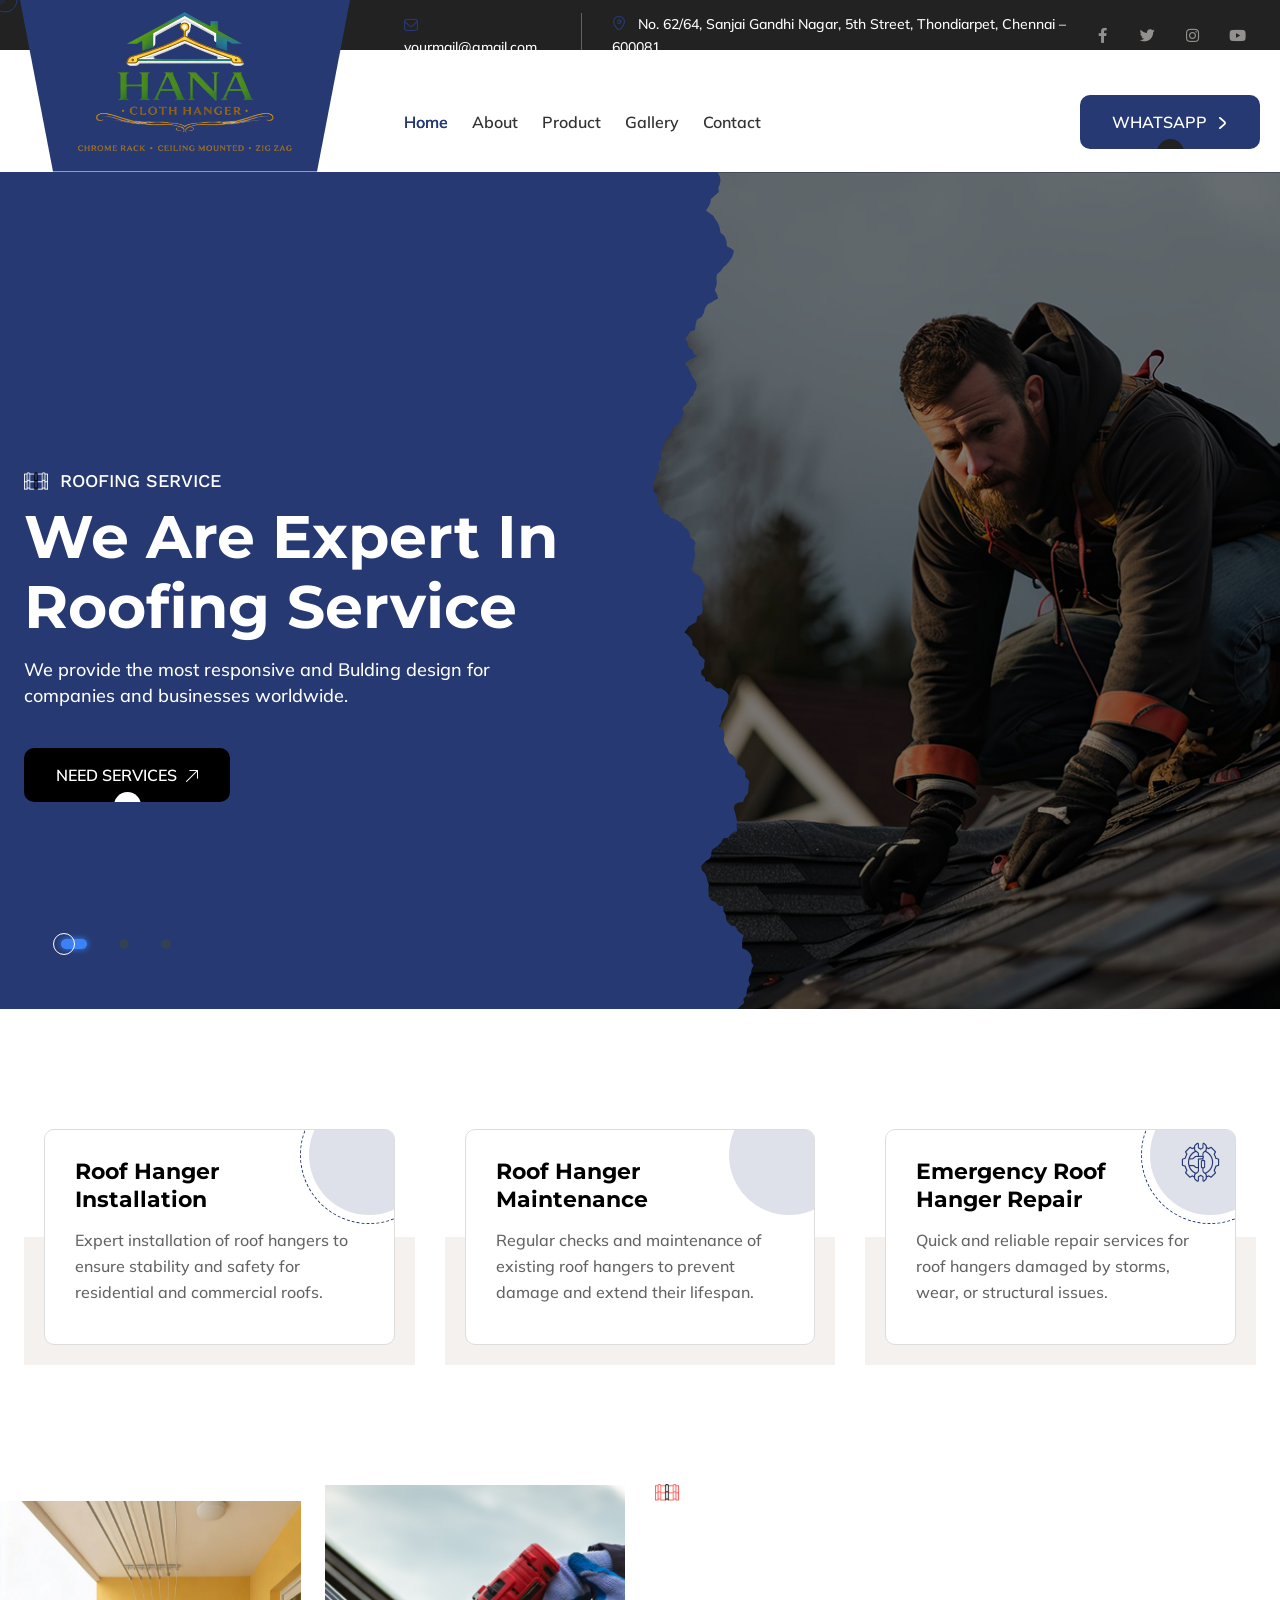
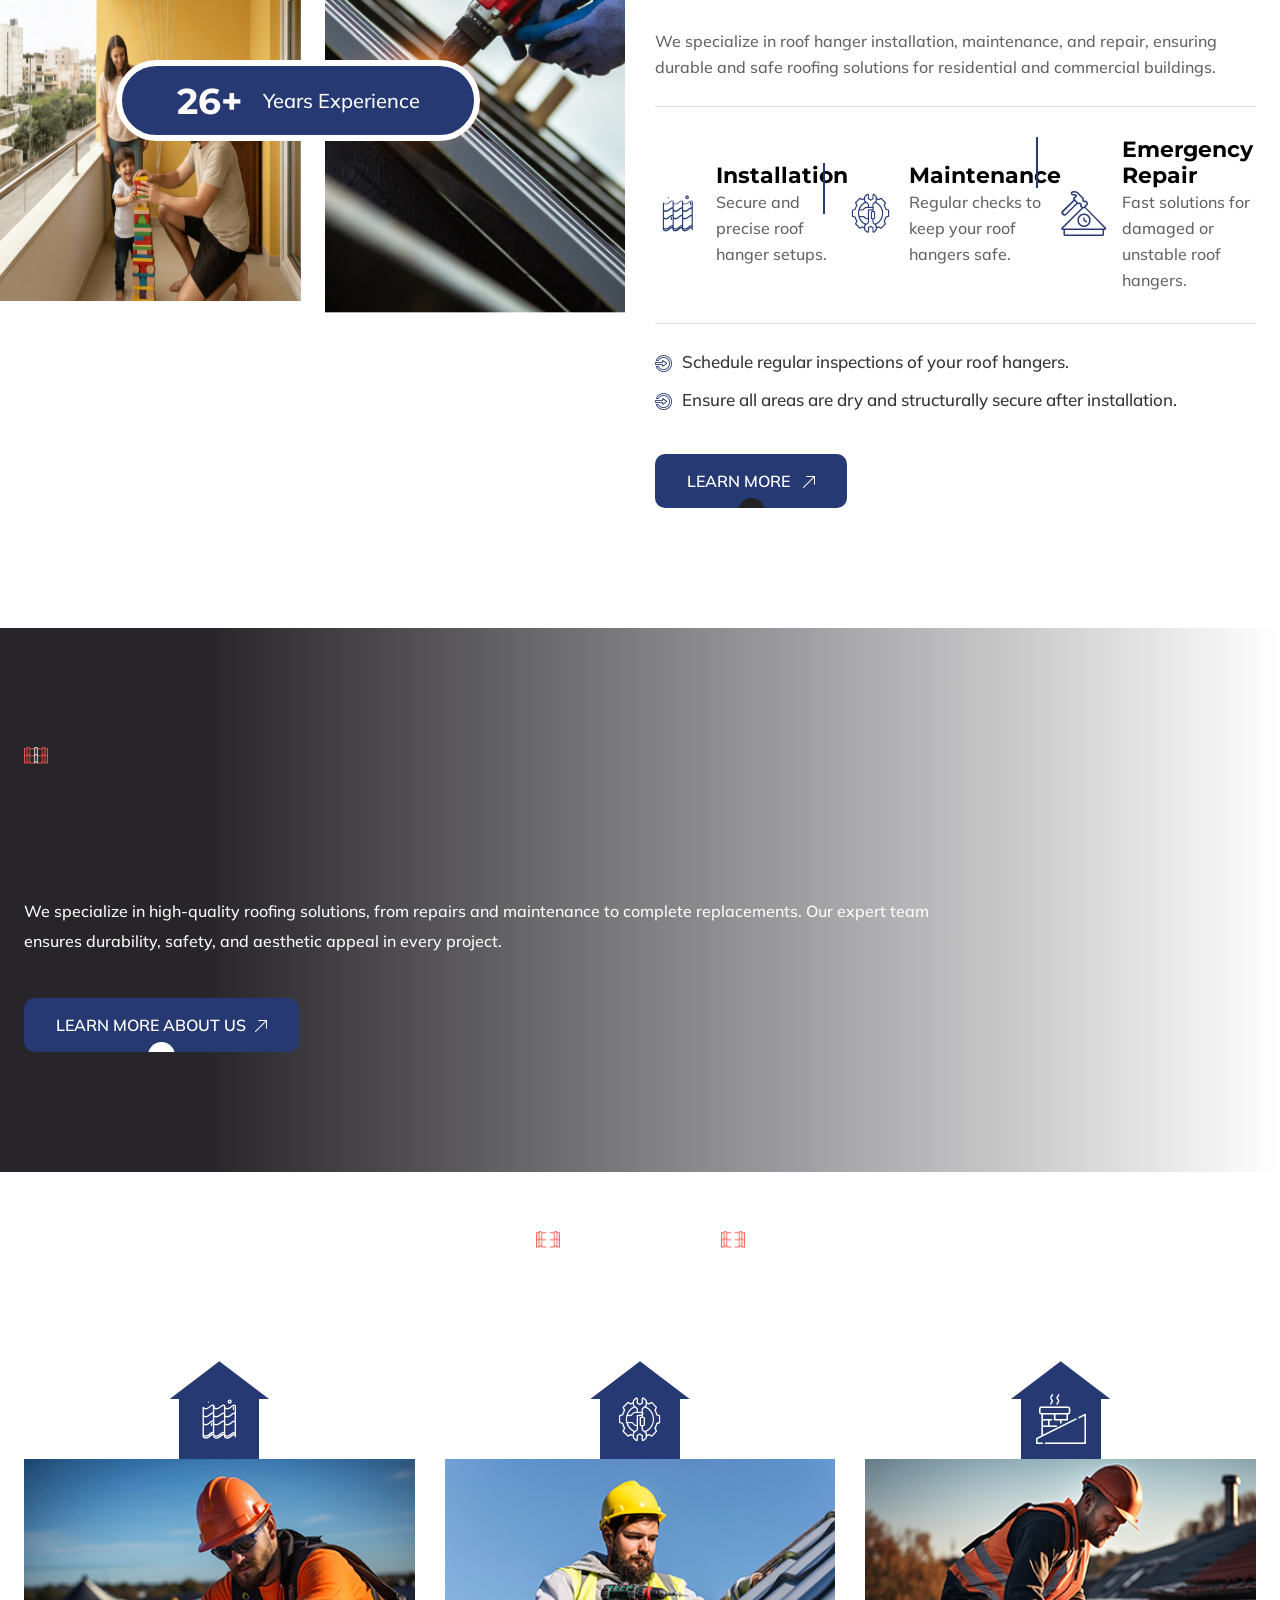
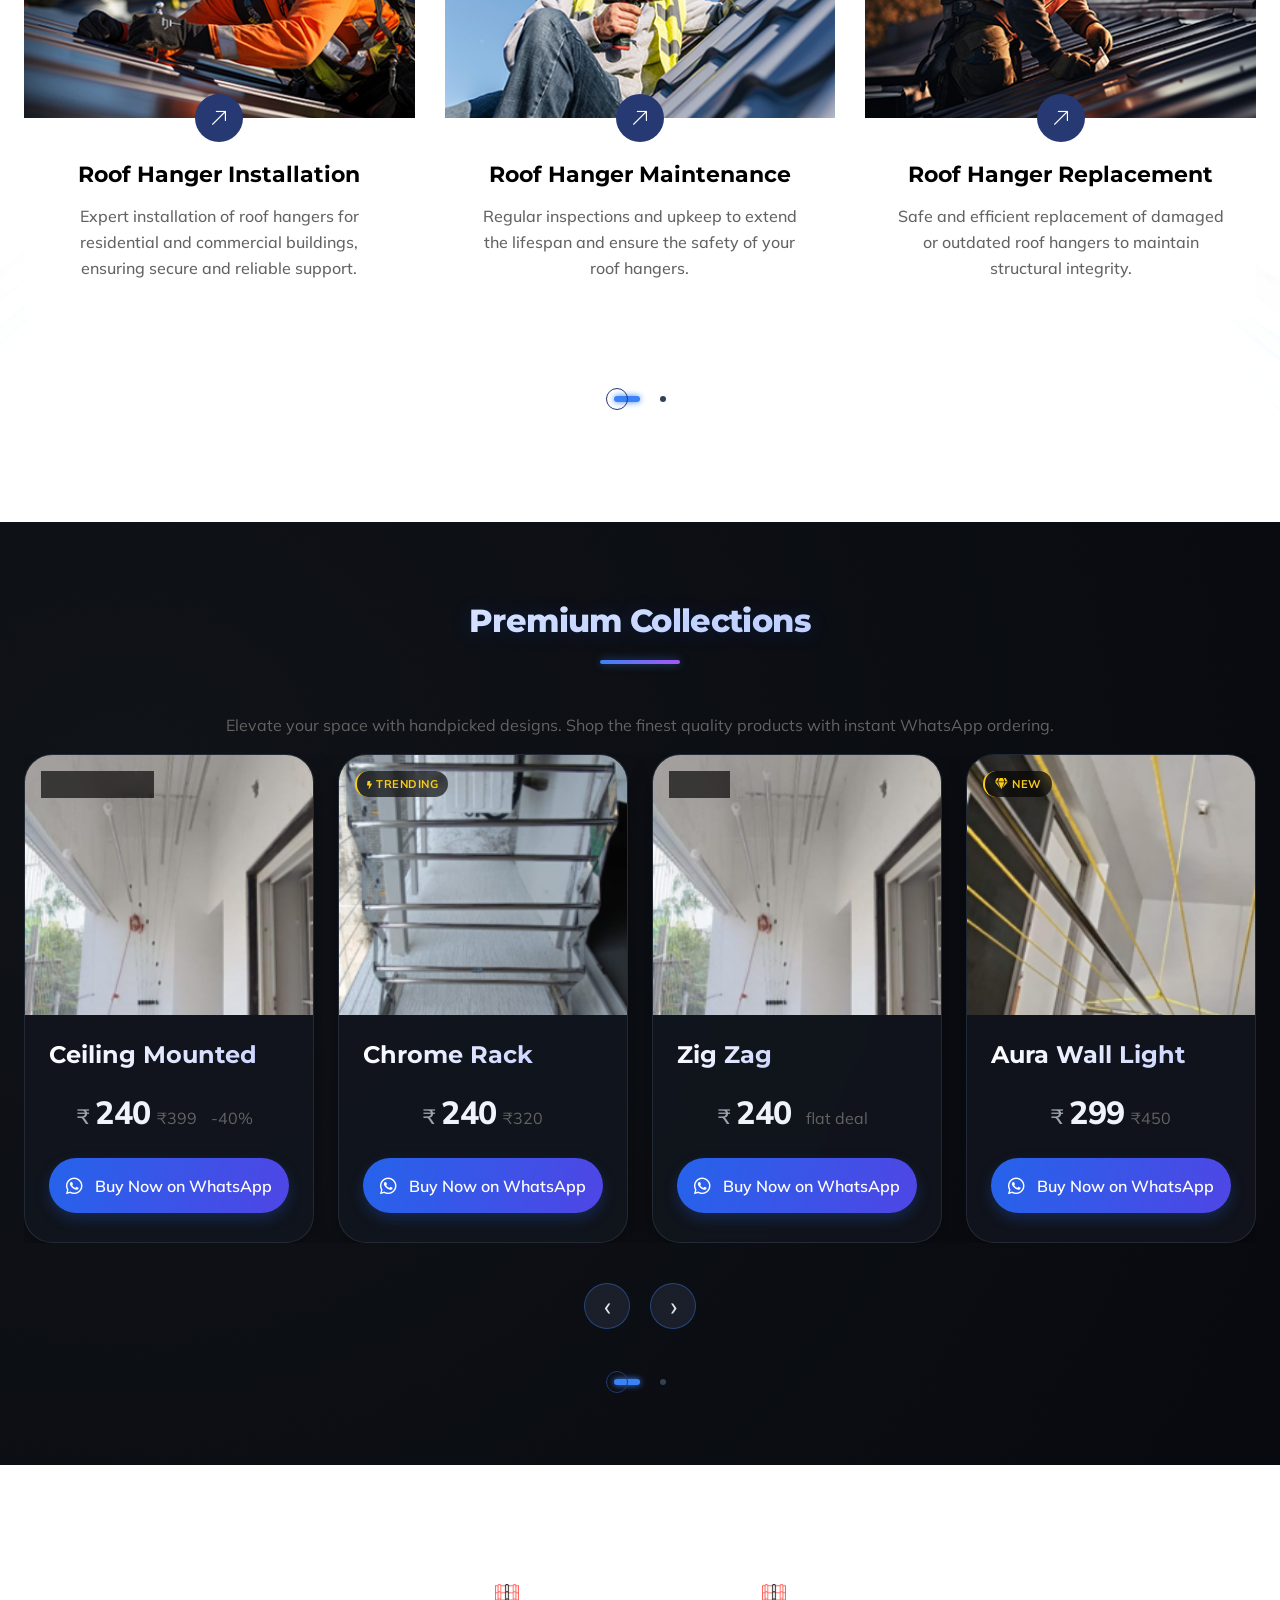
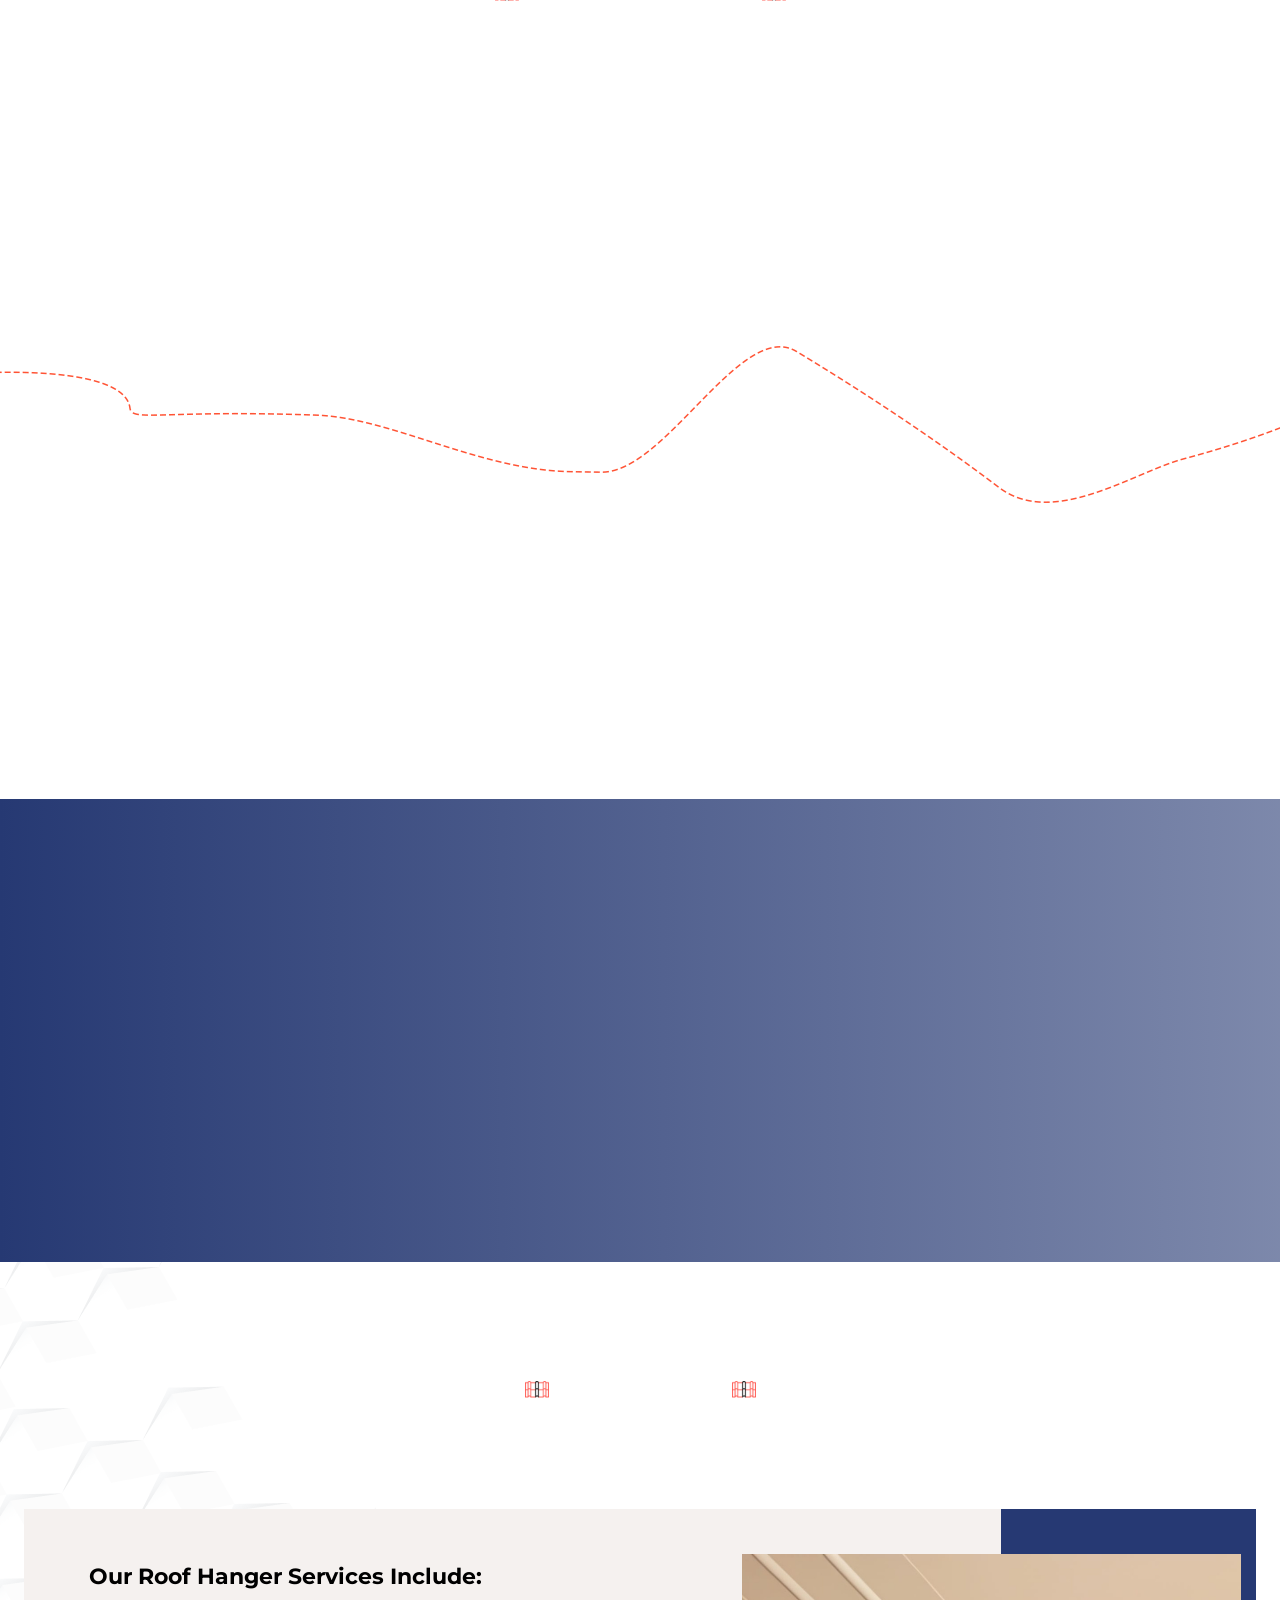
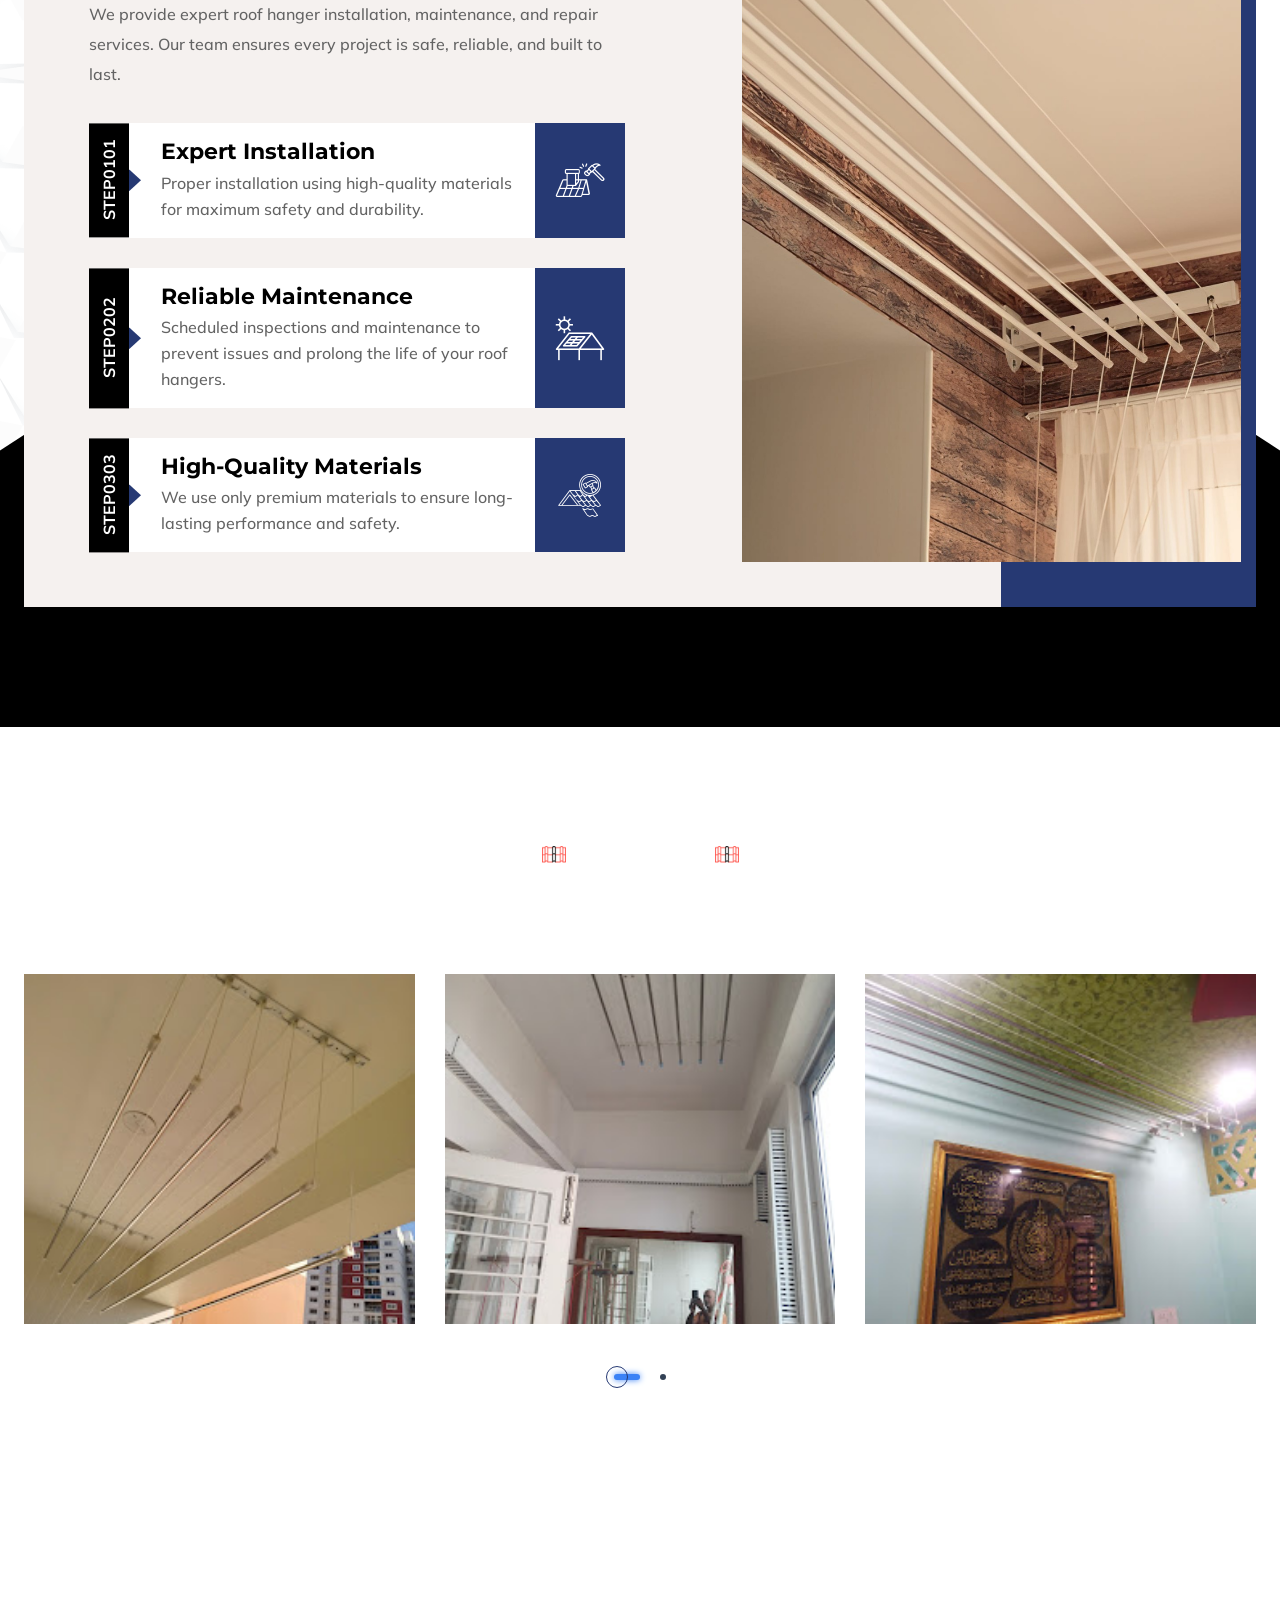
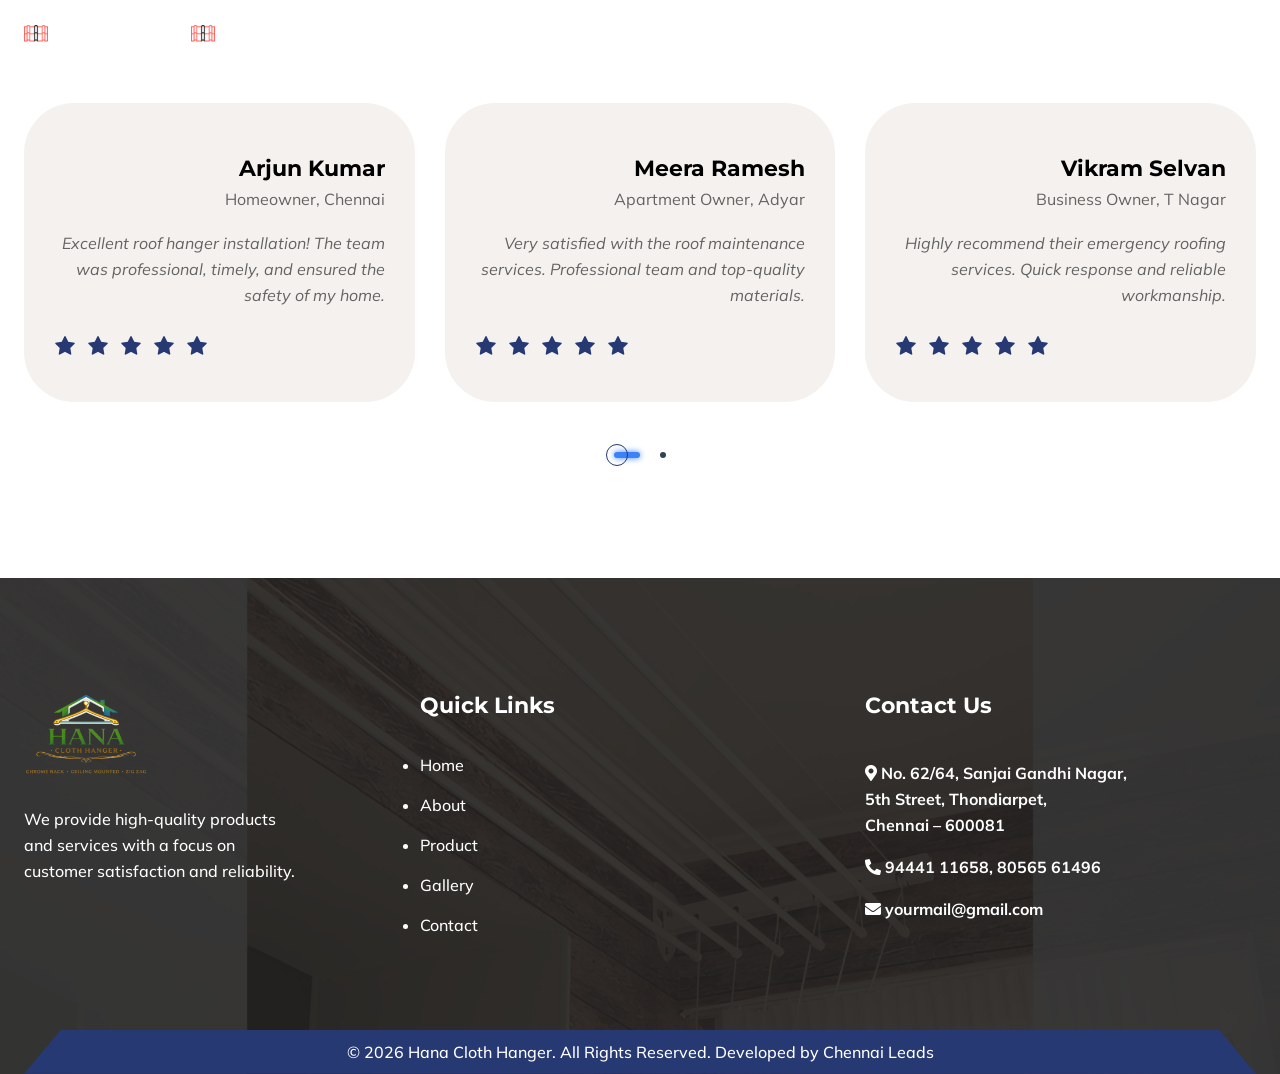
<file: index.html>
<!DOCTYPE html>
<html lang="en">


<!-- Mirrored from bracketweb.com/rofiex-html/index-3.html by HTTrack Website Copier/3.x [XR&CO'2014], Wed, 01 Apr 2026 07:17:10 GMT -->
<head>
    <meta charset="UTF-8" />
    <meta name="viewport" content="width=device-width, initial-scale=1.0" />
    <title>Hana Cloth Hanger</title>
    <!-- favicons Icons -->
    <link rel="apple-touch-icon" sizes="180x180" href="assets/images/favicons/apple-touch-icon.png" />
    <link rel="icon" type="image/png" sizes="32x32" href="assets/images/favicons/favicon-32x32.png" />
    <link rel="icon" type="image/png" sizes="16x16" href="assets/images/favicons/favicon-16x16.png" />
    <link rel="manifest" href="assets/images/favicons/site.webmanifest" />
    <meta name="description" content="Rofiex is the perfect HTML template for your roofing business. It has a very modern and creative look. We built this template specially for the metal roofing, industrial roofing, construction, roof installation, maintenance, renovation, repair service, roof repair, roofers, roofing, roofing services and roofing company related to any business website." />

    <!-- fonts -->
    <link rel="preconnect" href="https://fonts.googleapis.com/">
    <link rel="preconnect" href="https://fonts.gstatic.com/" crossorigin>
    <link href="https://fonts.googleapis.com/css2?family=Montserrat:ital,wght@0,100..900;1,100..900&amp;family=Mulish:ital,wght@0,200..1000;1,200..1000&amp;family=Work+Sans:ital,wght@0,100..900;1,100..900&amp;display=swap" rel="stylesheet">

    <link rel="stylesheet" href="assets/vendors/bootstrap/css/bootstrap.min.css" />
    <link rel="stylesheet" href="assets/vendors/bootstrap-select/bootstrap-select.min.css" />
    <link rel="stylesheet" href="assets/vendors/animate/animate.min.css" />
    <link rel="stylesheet" href="assets/vendors/fontawesome/css/all.min.css" />
    <link rel="stylesheet" href="assets/vendors/jquery-ui/jquery-ui.css" />
    <link rel="stylesheet" href="assets/vendors/date-time-picker/jquery.datetimepicker.min.css" />
    <link rel="stylesheet" href="assets/vendors/jarallax/jarallax.css" />
    <link rel="stylesheet" href="assets/vendors/jquery-magnific-popup/jquery.magnific-popup.css" />
    <link rel="stylesheet" href="assets/vendors/nouislider/nouislider.min.css" />
    <link rel="stylesheet" href="assets/vendors/nouislider/nouislider.pips.css" />
    <link rel="stylesheet" href="assets/vendors/tiny-slider/tiny-slider.css" />
    <link rel="stylesheet" href="assets/vendors/rofiex-icons/style.css" />
    <link rel="stylesheet" href="assets/vendors/slick/slick.css">
    <link rel="stylesheet" href="assets/vendors/owl-carousel/css/owl.carousel.min.css" />
    <link rel="stylesheet" href="assets/vendors/owl-carousel/css/owl.theme.default.min.css" />

    <!-- template styles -->
    <link rel="stylesheet" href="assets/css/rofiex.css" />  <style>
    .footer-address {
        margin-bottom: 15px;
        line-height: 1.6;
    }
    .footer-address {
    color: #ffffff;
    font-weight: 700;
}.footer-contact {
    color: #ffffff;
    font-weight: 700;
}

.footer-contact a {
    color: #ffffff;
    font-weight: 700;
    text-decoration: none;
}
.gallery-page__card img {
    height: 350px; /* Set your desired uniform height */
    width: 100%;    /* Keep full width */
    object-fit: cover; /* Ensures image covers the area without distortion */
    display: block;
}
    </style>
     
    <style>
       

        /* dark premium background with subtle gradient */
        .product-dark-section {
            background: radial-gradient(circle at 10% 30%, #0f1217, #07090e);
            position: relative;
            overflow: hidden;
        }

        /* animated noise/grain overlay (optional modern effect) */
        .product-dark-section::before {
            content: "";
            position: absolute;
            top: 0;
            left: 0;
            width: 100%;
            height: 100%;
            background-image: url('[data-uri]');
            opacity: 0.2;
            pointer-events: none;
        }

        .container {
            max-width: 1280px;
            margin: 0 auto;
            padding: 0 24px;
            position: relative;
            z-index: 2;
        }

        /* heading styling — dark glam */
        .section-heading {
            background: linear-gradient(135deg, #FFFFFF 0%, #B0C4FF 100%);
            background-clip: text;
            -webkit-background-clip: text;
            color: transparent;
            letter-spacing: -0.02em;
            font-weight: 800;
        }

        .heading-glow {
            text-shadow: 0 2px 20px rgba(0, 100, 255, 0.2);
        }

        .title-divider {
            width: 80px;
            height: 4px;
            background: linear-gradient(90deg, #3b82f6, #a855f7);
            border-radius: 4px;
            margin: 20px auto 0;
            box-shadow: 0 0 8px rgba(59,130,246,0.5);
        }

        /* product card — dark glassmorphic style */
        .product-card {
            background: rgba(18, 22, 30, 0.85);
            backdrop-filter: blur(2px);
            border: 1px solid rgba(55, 65, 81, 0.5);
            border-radius: 28px;
            transition: all 0.35s cubic-bezier(0.2, 0.9, 0.4, 1.1);
            box-shadow: 0 10px 25px -5px rgba(0, 0, 0, 0.5);
            overflow: hidden;
        }

        .product-card:hover {
            transform: translateY(-8px);
            background: rgba(24, 29, 40, 0.95);
            border-color: rgba(59, 130, 246, 0.6);
            box-shadow: 0 25px 35px -12px rgba(0, 0, 0, 0.6), 0 0 0 1px rgba(59,130,246,0.2);
        }

        /* image container */
        .product-img-wrapper {
            position: relative;
            overflow: hidden;
            background: #0b0e13;
        }

        .product-img {
            width: 100%;
            height: 260px;
            object-fit: cover;
            transition: transform 0.6s ease;
            display: block;
        }

        .product-card:hover .product-img {
            transform: scale(1.06);
        }

        /* floating whatsapp btn modern */
        .whatsapp-float-btn {
            position: absolute;
            top: 16px;
            right: 16px;
            background: #25D366;
            border-radius: 60px;
            width: 44px;
            height: 44px;
            display: flex;
            align-items: center;
            justify-content: center;
            color: white;
            font-size: 1.5rem;
            opacity: 0;
            transform: scale(0.85);
            transition: all 0.25s ease-out;
            box-shadow: 0 6px 14px rgba(0,0,0,0.3);
            backdrop-filter: blur(2px);
            text-decoration: none;
        }

        .product-card:hover .whatsapp-float-btn {
            opacity: 1;
            transform: scale(1);
        }

        .whatsapp-float-btn:hover {
            background: #128C7E;
            transform: scale(1.05);
        }

        /* content area */
        .product-content {
            padding: 1.6rem 1.5rem 1.8rem;
        }

        .product-title {
            font-size: 1.5rem;
            font-weight: 700;
            margin-bottom: 0.5rem;
        }

        .product-title a {
            text-decoration: none;
            background: linear-gradient(120deg, #fff, #cbd5ff);
            background-clip: text;
            -webkit-background-clip: text;
            color: transparent;
            transition: all 0.2s;
        }

        .product-title a:hover {
            background: linear-gradient(120deg, #60a5fa, #c084fc);
            background-clip: text;
            -webkit-background-clip: text;
        }

        .price-tag {
            display: flex;
            align-items: baseline;
            justify-content: center;
            gap: 6px;
            margin: 1rem 0 1.3rem;
        }

        .current-price {
            font-size: 2rem;
            font-weight: 800;
            color: #F0F3FA;
            letter-spacing: -0.5px;
        }

        .currency-symbol {
            font-size: 1.3rem;
            font-weight: 600;
            color: #9ca3af;
        }

        /* cta button */
        .btn-whatsapp-buy {
            display: flex;
            align-items: center;
            justify-content: center;
            gap: 12px;
            background: linear-gradient(105deg, #2563eb, #4f46e5);
            width: 100%;
            padding: 0.9rem 0;
            border-radius: 40px;
            font-weight: 600;
            font-size: 1rem;
            color: white;
            text-decoration: none;
            transition: all 0.25s;
            border: none;
            box-shadow: 0 6px 14px rgba(37, 99, 235, 0.25);
        }

        .btn-whatsapp-buy i {
            font-size: 1.2rem;
            transition: transform 0.2s;
        }

        .btn-whatsapp-buy:hover {
            background: linear-gradient(105deg, #3b82f6, #6366f1);
            transform: scale(1.01);
            box-shadow: 0 12px 20px -8px rgba(37, 99, 235, 0.45);
        }

        .btn-whatsapp-buy:hover i {
            transform: translateX(4px);
        }

        /* Owl Carousel overrides for dark theme */
        .owl-carousel .owl-nav button.owl-prev,
        .owl-carousel .owl-nav button.owl-next {
            background: rgba(30, 35, 48, 0.85) !important;
            backdrop-filter: blur(8px);
            border-radius: 50% !important;
            width: 46px;
            height: 46px;
            font-size: 28px !important;
            color: #e2e8f0 !important;
            transition: all 0.2s;
            border: 1px solid rgba(59,130,246,0.4);
        }

        .owl-carousel .owl-nav button.owl-prev:hover,
        .owl-carousel .owl-nav button.owl-next:hover {
            background: #2563eb !important;
            color: white !important;
            transform: scale(1.05);
            border-color: transparent;
        }

        .owl-carousel .owl-dots .owl-dot span {
            background: #334155 !important;
            width: 10px;
            height: 10px;
            margin: 0 6px;
            transition: all 0.2s;
        }

        .owl-carousel .owl-dots .owl-dot.active span {
            background: #3b82f6 !important;
            width: 26px;
            border-radius: 12px;
            box-shadow: 0 0 6px #3b82f6;
        }

        /* custom nav positions */
        .owl-theme .owl-nav {
            margin-top: 10px;
        }

        /* extra spacing */
        .py-section {
            padding: 5rem 0;
        }

        /* responsive fine-tune */
        @media (max-width: 768px) {
            .product-content {
                padding: 1.2rem;
            }
            .product-title {
                font-size: 1.3rem;
            }
            .current-price {
                font-size: 1.7rem;
            }
            .btn-whatsapp-buy {
                padding: 0.75rem 0;
                font-size: 0.9rem;
            }
            .product-img {
                height: 220px;
            }
        }

        /* subtle badge effect */
        .badge-new {
            position: absolute;
            top: 16px;
            left: 16px;
            background: rgba(0, 0, 0, 0.65);
            backdrop-filter: blur(4px);
            color: #facc15;
            font-size: 0.7rem;
            font-weight: 700;
            padding: 4px 10px;
            border-radius: 40px;
            letter-spacing: 0.5px;
            border-left: 2px solid #facc15;
            pointer-events: none;
            z-index: 2;
        }

        /* optional shimmer effect */
        @keyframes subtleShine {
            0% { background-position: -200% 0; }
            100% { background-position: 200% 0; }
        }
    </style>
</head>

<body class="custom-cursor">

    <div class="custom-cursor__cursor"></div>
    <div class="custom-cursor__cursor-two"></div>

   
    <!-- /.preloader -->
    <div class="page-wrapper">
        <header class="main-header sticky-header sticky-header--normal">
    <div class="main-header__inner">

        <!-- Logo -->
        <div class="main-header__logo">
            <a href="index.html">
                        <img src="assets/images/logo.png" alt="Rofiex HTML" width="223">
                    </a>
        </div><!-- /.main-header__logo -->

        <!-- Topbar -->
        <div class="main-header__topbar">
            <ul class="list-unstyled main-header__topbar__info">
                <li class="main-header__topbar__info__item">
                    <span class="icon-mail2"></span>
                    <a href="mailto:yourmail@gmail.com">yourmail@gmail.com</a>
                </li>
                <li class="main-header__topbar__info__item">
                    <span class="icon-location"></span>
                    No. 62/64, Sanjai Gandhi Nagar, 5th Street, Thondiarpet, Chennai – 600081
                </li>
            </ul><!-- /.list-unstyled topbar-one__info -->

            <div class="main-header__topbar__social">
                <a href="https://facebook.com/">
                    <i class="fab fa-facebook-f" aria-hidden="true"></i>
                    <span class="sr-only">Facebook</span>
                </a>
                <a href="https://twitter.com/">
                    <i class="fab fa-twitter" aria-hidden="true"></i>
                    <span class="sr-only">Twitter</span>
                </a>
                <a href="https://instagram.com/">
                    <i class="fab fa-instagram" aria-hidden="true"></i>
                    <span class="sr-only">Instagram</span>
                </a>
                <a href="https://www.youtube.com/">
                    <i class="fab fa-youtube" aria-hidden="true"></i>
                    <span class="sr-only">Youtube</span>
                </a>
            </div>
        </div><!-- /.main-header__topbar -->

        <!-- Navigation -->
        <div class="main-header__bottom">
            <nav class="main-header__nav main-menu">
                <ul class="main-menu__list">
                    <li><a href="index.html">Home</a></li>
                    <li><a href="about.html">About</a></li>
                    <li><a href="product.html">Product</a></li>
                    <li><a href="gallery.html">Gallery</a></li>
                    <li><a href="contact.html">Contact</a></li>
                </ul>
            </nav><!-- /.main-header__nav -->

            <!-- Right side -->
            <div class="main-header__right">
                <div class="mobile-nav__btn mobile-nav__toggler">
                    <span></span>
                    <span></span>
                    <span></span>
                </div><!-- /.mobile-nav__toggler -->

                <!-- WhatsApp Button -->
                <a href="https://wa.me/9444111658" target="_blank" class="rofiex-btn main-header__btn">
                    <span>WhatsApp<i class="icon-arrow-right4"></i></span>
                </a><!-- /.main-header__btn -->
            </div><!-- /.main-header__right -->
        </div><!-- /.main-header__bottom -->

    </div><!-- /.main-header__inner -->
</header><!-- /.main-header -->

        <!--Main Slider Start-->
      <section class="main-slider-two">
            <div class="main-slider-two__shape" style="background-image: url(assets/images/shapes/slider-2-shape.png);"></div>
            <div class="main-slider-two__carousel rofiex-owl__carousel owl-carousel" data-owl-options='{
		"loop": true,
		"animateOut": "fadeOut",
		"animateIn": "fadeIn",
		"items": 1,
		"autoplay": true,
		"autoplayTimeout": 7000,
		"smartSpeed": 1000,
		"nav": false,
        "navText": ["<span class=\"icon-left-arrow\"></span>","<span class=\"icon-right-arrow\"></span>"],
		"dots": true,
		"margin": 0
		}'>
                <div class="item">
                    <div class="main-slider-two__image" style="background-image: url(assets/images/backgrounds/slider-2-1.jpg);"></div>
                    <div class="container">
                        <div class="main-slider-two__content">
                            <h5 class="main-slider-two__sub-title"><img src="assets/images/shapes/sec-title__shape-two.png" alt="rofiex">Roofing Service</h5>
                            <h3 class="main-slider-two__title">We Are Expert In <br>Roofing Service</h3>
                            <p class="main-slider-two__text">
                                We provide the most responsive and Bulding design for <br>companies and businesses worldwide.
                            </p>
                            <div class="main-slider-two__btn">
                                <a href="services.html" class="rofiex-btn"><span>Need Services<i class="icon-up-right-arrow"></i></span></a>
                            </div>
                        </div>
                    </div>
                </div><!-- item -->
                <div class="item">
                    <div class="main-slider-two__image" style="background-image: url(assets/images/backgrounds/slider-2-2.jpg);"></div>
                    <div class="container">
                        <div class="main-slider-two__content">
                            <h5 class="main-slider-two__sub-title"><img src="assets/images/shapes/sec-title__shape-two.png" alt="rofiex">Roofing Service</h5>
                            <h3 class="main-slider-two__title">We Are Expert In <br>Roofing Service</h3>
                            <p class="main-slider-two__text">
                                We provide the most responsive and Bulding design for <br>companies and businesses worldwide.
                            </p>
                            <div class="main-slider-two__btn">
                                <a href="services.html" class="rofiex-btn"><span>Need Services<i class="icon-up-right-arrow"></i></span></a>
                            </div>
                        </div>
                    </div>
                </div><!-- item -->
                <div class="item">
                    <div class="main-slider-two__image" style="background-image: url(assets/images/backgrounds/slider-2-3.jpg);"></div>
                    <div class="container">
                        <div class="main-slider-two__content">
                            <h5 class="main-slider-two__sub-title"><img src="assets/images/shapes/sec-title__shape-two.png" alt="rofiex">Roofing Service</h5>
                            <h3 class="main-slider-two__title">We Are Expert In <br>Roofing Service</h3>
                            <p class="main-slider-two__text">
                                We provide the most responsive and Bulding design for <br>companies and businesses worldwide.
                            </p>
                            <div class="main-slider-two__btn">
                                <a href="about.html" class="rofiex-btn"><span>Need Services<i class="icon-up-right-arrow"></i></span></a>
                            </div>
                        </div>
                    </div>
                </div><!-- item -->
            </div><!-- banner-slider -->
        </section>
        <!--Main Slider End-->

        <!-- Feature Start -->
        <section class="feature-two">
    <div class="container">
        <div class="row gutter-y-30">

            <!-- Feature Item 1 -->
            <div class="col-lg-4 col-md-6 wow fadeInUp" data-wow-delay="00ms">
                <div class="feature-two__item">
                    <div class="feature-two__item__content">
                        <div class="feature-two__item__icon"><i class="icon-roof-9"></i></div>
                        <h3 class="feature-two__item__title">Roof Hanger Installation</h3>
                        <p class="feature-two__item__text">
                            Expert installation of roof hangers to ensure stability and safety for residential and commercial roofs.
                        </p>
                    </div>
                </div>
            </div><!-- feature-item -->

            <!-- Feature Item 2 -->
            <div class="col-lg-4 col-md-6 wow fadeInUp" data-wow-delay="100ms">
                <div class="feature-two__item">
                    <div class="feature-two__item__content">
                        <div class="feature-two__item__icon"><i class="icon-material"></i></div>
                        <h3 class="feature-two__item__title">Roof Hanger Maintenance</h3>
                        <p class="feature-two__item__text">
                            Regular checks and maintenance of existing roof hangers to prevent damage and extend their lifespan.
                        </p>
                    </div>
                </div>
            </div><!-- feature-item -->

            <!-- Feature Item 3 -->
            <div class="col-lg-4 col-md-6 wow fadeInUp" data-wow-delay="200ms">
                <div class="feature-two__item">
                    <div class="feature-two__item__content">
                        <div class="feature-two__item__icon"><i class="icon-repair"></i></div>
                        <h3 class="feature-two__item__title">Emergency Roof Hanger Repair</h3>
                        <p class="feature-two__item__text">
                            Quick and reliable repair services for roof hangers damaged by storms, wear, or structural issues.
                        </p>
                    </div>
                </div>
            </div><!-- feature-item -->

        </div>
    </div>
</section>
        <!-- Feature End -->

        <section class="about-three">
    <div class="about-three__shape" style="background-image: url(assets/images/shapes/about-3-shape-1.png);"></div>
    <div class="container">
        <div class="row">
            <!-- Left Image Column -->
            <div class="col-xl-6">
                <div class="rofiex-stretch-element-inside-column">
                    <div class="about-three__image wow fadeInLeft" data-wow-delay="100ms">
                        <img src="assets/images/new/product5-900x900.jpg" style="height: 400px;;" alt="roof hanger service">
                        <img src="assets/images/resources/about-3-2.jpg" alt="roof hanger installation">
                        <div class="about-three__experiance count-box wow fadeInUp" data-wow-delay="400ms">
                            <div class="about-three__experiance__years">
                                <span class="count-text" data-stop="26" data-speed="1500"></span>+
                            </div>
                            <p class="about-three__experiance__text">Years Experience</p>
                        </div>
                    </div>
                </div>
            </div>
            <!-- Right Content Column -->
            <div class="col-xl-6 d-flex align-items-center wow fadeInRight" data-wow-delay="300ms">
                <div class="about-three__content">
                    <div class="sec-title text-left">
                        <h6 class="sec-title__tagline bw-split-in-up">
                            <img src="assets/images/shapes/sec-title__shape-one.png" alt="shape">About Us
                            <img src="assets/images/shapes/sec-title__shape-one.png" alt="shape">
                        </h6>
                        <h3 class="sec-title__title bw-split-in-left">
                            Professional Roof Hanger Services & Solutions
                        </h3>
                    </div>
                    <p class="about-three__content__text">
                        We specialize in roof hanger installation, maintenance, and repair, ensuring durable and safe roofing solutions for residential and commercial buildings.
                    </p>
                    <div class="about-three__content__box">
                        <div class="about-three__content__box__item">
                            <div class="about-three__content__box__item__icon"><i class="icon-roof-9"></i></div>
                            <div class="about-three__content__box__item__content">
                                <h4 class="about-three__content__box__item__title">Installation</h4>
                                <p class="about-three__content__box__item__text">Secure and precise roof hanger setups.</p>
                            </div>
                        </div>
                        <div class="about-three__content__box__item">
                            <div class="about-three__content__box__item__icon"><i class="icon-repair"></i></div>
                            <div class="about-three__content__box__item__content">
                                <h4 class="about-three__content__box__item__title">Maintenance</h4>
                                <p class="about-three__content__box__item__text">Regular checks to keep your roof hangers safe.</p>
                            </div>
                        </div>
                        <div class="about-three__content__box__item">
                            <div class="about-three__content__box__item__icon"><i class="icon-construction"></i></div>
                            <div class="about-three__content__box__item__content">
                                <h4 class="about-three__content__box__item__title">Emergency Repair</h4>
                                <p class="about-three__content__box__item__text">Fast solutions for damaged or unstable roof hangers.</p>
                            </div>
                        </div>
                    </div>
                    <ul class="about-three__content__list">
                        <li><i class="icon-check-five"></i>Schedule regular inspections of your roof hangers.</li>
                        <li><i class="icon-check-five"></i>Ensure all areas are dry and structurally secure after installation.</li>
                    </ul>
                    <a href="about.html" class="rofiex-btn"><span>Learn More <i class="icon-up-right-arrow"></i></span></a>
                </div>
            </div>
        </div>
    </div>
</section>
         <section class="video-one">
    <div class="video-one__bg jarallax" data-jarallax data-speed="0.3" data-imgPosition="50% -100%" style="background-image: url(assets/images/backgrounds/video-bg-1.jpg);"></div>
    <!-- /.video-one__bg -->
    <div class="video-one__shape" style="background-image: url(assets/images/shapes/video-1-shape-1.png);"></div>
    <!-- /.video-one__shape -->
    <div class="container">
        <div class="row">
            <div class="col-md-9 wow fadeInLeft" data-wow-delay="200ms">
                <div class="video-one__content">
                    <div class="sec-title text-left">
                        <h6 class="sec-title__tagline bw-split-in-up">
                            <img src="assets/images/shapes/sec-title__shape-one-white.png" alt="rofiex">OUR INTRODUCTION
                            <img src="assets/images/shapes/sec-title__shape-one-white.png" alt="rofiex">
                        </h6>
                        <h3 class="sec-title__title sec-title__title--white bw-split-in-left">
                            Professional Roofing Services <br>for Homes & Businesses in Chennai
                        </h3>
                    </div><!-- /.sec-title -->
                    <p class="video-one__content__text">
                        We specialize in high-quality roofing solutions, from repairs and maintenance to complete replacements. 
                        Our expert team ensures durability, safety, and aesthetic appeal in every project.
                    </p>
                    <a href="about.html" class="rofiex-btn">
                        <span>Learn More About Us<i class="icon-up-right-arrow"></i></span>
                    </a>
                </div>
            </div>
            <div class="col-md-3 d-flex align-items-center wow fadeInRight" data-wow-delay="200ms">
                <!-- Uncomment below to add a video popup -->
                <!-- 
                <a href="https://www.youtube.com/watch?v=h9MbznbxlLc" class="video-popup">
                    <i class="icon-play"></i>
                    <span class="ripple"></span>
                </a> 
                -->
            </div>
        </div>
    </div><!-- /.container -->
</section><!-- /.video-one -->
        <!-- Service Start -->
       <section class="service-three">
    <div class="service-three__shape" style="background-image: url(assets/images/shapes/service-bg-3.png);"></div>
    <div class="container">
        <div class="sec-title text-center">
            <h6 class="sec-title__tagline bw-split-in-up">
                <img src="assets/images/shapes/sec-title__shape-one-white.png" alt="shape">Our Services
                <img src="assets/images/shapes/sec-title__shape-one-white.png" alt="shape">
            </h6>
            <h3 class="sec-title__title sec-title__title--white bw-split-in-left">
                We Provide Professional Roof Hanger Services
            </h3>
        </div>
        <div class="service-three__carousel rofiex-owl__carousel rofiex-owl__carousel--basic-nav owl-carousel owl-theme" 
            data-owl-options='{
                "items": 1,
                "margin": 30,
                "loop": false,
                "smartSpeed": 700,
                "nav": false,
                "dots": true,
                "autoplay": false,
                "responsive": {"0":{"items":1},"768":{"items":2},"992":{"items":3}}
            }'>
            <!-- Roof Hanger Installation -->
            <div class="item">
                <div class="service-three__item">
                    <div class="service-three__item__icon"><i class="icon-roof-9"></i></div>
                    <div class="service-three__item__image">
                        <img src="assets/images/resources/service-3-1.jpg" alt="Roof Hanger Installation">
                    </div>
                    <div class="service-three__item__content">
                        <h3 class="service-three__item__title">
                            <a href="#">Roof Hanger Installation</a>
                        </h3>
                        <p class="service-three__item__text">
                            Expert installation of roof hangers for residential and commercial buildings, ensuring secure and reliable support.
                        </p>
                        <a class="service-three__item__rm" href="#"><i class="icon-up-right-arrow"></i></a>
                    </div>
                </div>
            </div>
            <!-- Roof Hanger Maintenance -->
            <div class="item">
                <div class="service-three__item">
                    <div class="service-three__item__icon"><i class="icon-repair"></i></div>
                    <div class="service-three__item__image">
                        <img src="assets/images/resources/service-3-2.jpg" alt="Roof Hanger Maintenance">
                    </div>
                    <div class="service-three__item__content">
                        <h3 class="service-three__item__title">
                            <a href="#">Roof Hanger Maintenance</a>
                        </h3>
                        <p class="service-three__item__text">
                            Regular inspections and upkeep to extend the lifespan and ensure the safety of your roof hangers.
                        </p>
                        <a class="service-three__item__rm" href="#"><i class="icon-up-right-arrow"></i></a>
                    </div>
                </div>
            </div>
            <!-- Roof Hanger Replacement -->
            <div class="item">
                <div class="service-three__item">
                    <div class="service-three__item__icon"><i class="icon-brush"></i></div>
                    <div class="service-three__item__image">
                        <img src="assets/images/resources/service-3-3.jpg" alt="Roof Hanger Replacement">
                    </div>
                    <div class="service-three__item__content">
                        <h3 class="service-three__item__title">
                            <a href="#">Roof Hanger Replacement</a>
                        </h3>
                        <p class="service-three__item__text">
                            Safe and efficient replacement of damaged or outdated roof hangers to maintain structural integrity.
                        </p>
                        <a class="service-three__item__rm" href="#"><i class="icon-up-right-arrow"></i></a>
                    </div>
                </div>
            </div>
            <!-- Emergency Roof Hanger Service -->
            <div class="item">
                <div class="service-three__item">
                    <div class="service-three__item__icon"><i class="icon-bolt"></i></div>
                    <div class="service-three__item__image">
                        <img src="assets/images/resources/service-3-4.jpg" alt="Emergency Roof Hanger Service">
                    </div>
                    <div class="service-three__item__content">
                        <h3 class="service-three__item__title">
                            <a href="#">Emergency Roof Hanger Service</a>
                        </h3>
                        <p class="service-three__item__text">
                            Rapid response for urgent roof hanger repairs to prevent structural risks and property damage.
                        </p>
                        <a class="service-three__item__rm" href="#"><i class="icon-up-right-arrow"></i></a>
                    </div>
                </div>
            </div>
            <!-- Roof Hanger Inspection -->
            <div class="item">
                <div class="service-three__item">
                    <div class="service-three__item__icon"><i class="icon-eye"></i></div>
                    <div class="service-three__item__image">
                        <img src="assets/images/resources/service-3-5.jpg" alt="Roof Hanger Inspection">
                    </div>
                    <div class="service-three__item__content">
                        <h3 class="service-three__item__title">
                            <a href="#">Roof Hanger Inspection</a>
                        </h3>
                        <p class="service-three__item__text">
                            Comprehensive inspection and consultation to assess roof hanger conditions and recommend improvements.
                        </p>
                        <a class="service-three__item__rm" href="#"><i class="icon-up-right-arrow"></i></a>
                    </div>
                </div>
            </div>
        </div>
    </div>
</section>
   <section class="product-dark-section py-section">
        <div class="container">
            <!-- Heading Area - modern dark style with accent -->
            <div class="text-center mb-14">
                <h2 class="section-heading text-4xl md:text-5xl font-bold tracking-tight heading-glow">
                    Premium <span class="text-transparent bg-clip-text bg-gradient-to-r from-blue-400 to-purple-400">Collections</span>
                </h2>
                <div class="title-divider"></div>
                <p class="text-gray-400 mt-5 max-w-2xl mx-auto text-lg font-light">
                    Elevate your space with handpicked designs. Shop the finest quality products with instant WhatsApp ordering.
                </p>
            </div>

            <!-- Owl Carousel Wrapper -->
            <div class="product__carousel rofiex-owl__carousel rofiex-owl__carousel--basic-nav owl-carousel owl-theme"
                 id="productCarousel"
                 data-owl-options='{
                    "items": 1,
                    "loop": true,
                    "smartSpeed": 600,
                    "nav": true,
                    "dots": true,
                    "autoplay": false,
                    "margin": 24,
                    "center": false,
                    "responsive": {
                        "0": {"items": 1, "nav": false},
                        "576": {"items": 2, "nav": false},
                        "768": {"items": 3},
                        "992": {"items": 4}
                    }
                 }'>
                <!-- ========== PRODUCT 1 ========== -->
                <div class="item">
                    <div class="product-card">
                        <div class="product-img-wrapper">
                            <img src="assets/images/new/p-1.png" 
                                 alt="Ceiling Mounted Premium" 
                                 class="product-img"
                                 loading="lazy">
                            <div class="badge-new"><i class="fas fa-star-of-life" style="font-size: 8px; margin-right: 4px;"></i> BESTSELLER</div>
                            <a href="https://wa.me/919444111658?text=I'm%20interested%20in%20Ceiling%20Mounted%20(Elite%20Series)" 
                               target="_blank"
                               class="whatsapp-float-btn"
                               aria-label="WhatsApp order">
                                <i class="fab fa-whatsapp"></i>
                            </a>
                        </div>
                        <div class="product-content">
                            <h4 class="product-title">
                                <a href="#">Ceiling Mounted</a>
                            </h4>
                            <div class="price-tag">
                                <span class="currency-symbol">₹</span>
                                <span class="current-price">240</span>
                                <span class="text-gray-400 text-sm line-through ml-2">₹399</span>
                                <span class="bg-blue-900/40 text-blue-300 text-xs px-2 py-0.5 rounded-full ml-2">-40%</span>
                            </div>
                            <a href="https://wa.me/919444111658?text=I'm%20interested%20in%20Ceiling%20Mounted%20(Elite%20Series)" 
                               target="_blank"
                               class="btn-whatsapp-buy">
                                <i class="fab fa-whatsapp"></i> Buy Now on WhatsApp
                            </a>
                        </div>
                    </div>
                </div>

                <!-- ========== PRODUCT 2 ========== -->
                <div class="item">
                    <div class="product-card">
                        <div class="product-img-wrapper">
                            <img src="assets/images/new/p-2.png" 
                                 alt="Chrome Rack" 
                                 class="product-img"
                                 loading="lazy">
                            <div class="badge-new"><i class="fas fa-bolt" style="font-size: 8px;"></i> TRENDING</div>
                            <a href="https://wa.me/919444111658?text=I'm%20interested%20in%20Chrome%20Rack%20(Deluxe)" 
                               target="_blank"
                               class="whatsapp-float-btn">
                                <i class="fab fa-whatsapp"></i>
                            </a>
                        </div>
                        <div class="product-content">
                            <h4 class="product-title">
                                <a href="#">Chrome Rack</a>
                            </h4>
                            <div class="price-tag">
                                <span class="currency-symbol">₹</span>
                                <span class="current-price">240</span>
                                <span class="text-gray-400 text-sm line-through ml-2">₹320</span>
                            </div>
                            <a href="https://wa.me/919444111658?text=I'm%20interested%20in%20Chrome%20Rack%20(Deluxe)" 
                               target="_blank"
                               class="btn-whatsapp-buy">
                                <i class="fab fa-whatsapp"></i> Buy Now on WhatsApp
                            </a>
                        </div>
                    </div>
                </div>

                <!-- ========== PRODUCT 3 ========== -->
                <div class="item">
                    <div class="product-card">
                        <div class="product-img-wrapper">
                            <img src="assets/images/new/p-1.png" 
                                 alt="Zig Zag" 
                                 class="product-img"
                                 loading="lazy">
                            <div class="badge-new"><i class="fas fa-fire"></i> HOT</div>
                            <a href="https://wa.me/919444111658?text=I'm%20interested%20in%20Zig%20Zag%20(Designer)" 
                               target="_blank"
                               class="whatsapp-float-btn">
                                <i class="fab fa-whatsapp"></i>
                            </a>
                        </div>
                        <div class="product-content">
                            <h4 class="product-title">
                                <a href="#">Zig Zag</a>
                            </h4>
                            <div class="price-tag">
                                <span class="currency-symbol">₹</span>
                                <span class="current-price">240</span>
                                <span class="text-gray-400 text-xs bg-gray-800/40 px-2 py-0.5 rounded-full ml-2">flat deal</span>
                            </div>
                            <a href="https://wa.me/919444111658?text=I'm%20interested%20in%20Zig%20Zag%20(Designer)" 
                               target="_blank"
                               class="btn-whatsapp-buy">
                                <i class="fab fa-whatsapp"></i> Buy Now on WhatsApp
                            </a>
                        </div>
                    </div>
                </div>

                <!-- ========== PRODUCT 4 : WALL MOUNT ART (Extra premium) ========== -->
                <div class="item">
                    <div class="product-card">
                        <div class="product-img-wrapper">
                            <img src="assets/images/new/p-3.png" 
                                 alt="Aura Wall Light" 
                                 class="product-img"
                                 loading="lazy">
                            <div class="badge-new"><i class="fas fa-gem"></i> NEW</div>
                            <a href="https://wa.me/919444111658?text=I'm%20interested%20in%20Aura%20Wall%20Light" 
                               target="_blank"
                               class="whatsapp-float-btn">
                                <i class="fab fa-whatsapp"></i>
                            </a>
                        </div>
                        <div class="product-content">
                            <h4 class="product-title">
                                <a href="#">Aura Wall Light</a>
                            </h4>
                            <div class="price-tag">
                                <span class="currency-symbol">₹</span>
                                <span class="current-price">299</span>
                                <span class="text-gray-400 text-sm line-through ml-2">₹450</span>
                            </div>
                            <a href="https://wa.me/919444111658?text=I'm%20interested%20in%20Aura%20Wall%20Light" 
                               target="_blank"
                               class="btn-whatsapp-buy">
                                <i class="fab fa-whatsapp"></i> Buy Now on WhatsApp
                            </a>
                        </div>
                    </div>
                </div>

                <!-- ========== PRODUCT 5 : Minimal Floating Shelf ========== -->
                <div class="item">
                    <div class="product-card">
                        <div class="product-img-wrapper">
                            <img src="assets/images/new/p-1.png" 
                                 alt="Floating Shelf" 
                                 class="product-img"
                                 loading="lazy">
                            <div class="badge-new">⭐ LIMITED</div>
                            <a href="https://wa.me/919444111658?text=I'm%20interested%20in%20Floating%20Shelf%20Pro" 
                               target="_blank"
                               class="whatsapp-float-btn">
                                <i class="fab fa-whatsapp"></i>
                            </a>
                        </div>
                        <div class="product-content">
                            <h4 class="product-title">
                                <a href="#">Floating Shelf Pro</a>
                            </h4>
                            <div class="price-tag">
                                <span class="currency-symbol">₹</span>
                                <span class="current-price">349</span>
                            </div>
                            <a href="https://wa.me/919444111658?text=I'm%20interested%20in%20Floating%20Shelf%20Pro" 
                               target="_blank"
                               class="btn-whatsapp-buy">
                                <i class="fab fa-whatsapp"></i> Buy Now on WhatsApp
                            </a>
                        </div>
                    </div>
                </div>

                <!-- ========== PRODUCT 6 : Industrial Pendant ========== -->
                <div class="item">
                    <div class="product-card">
                        <div class="product-img-wrapper">
                            <img src="assets/images/new/p-2.png" 
                                 alt="Industrial Pendant" 
                                 class="product-img"
                                 loading="lazy">
                            <div class="badge-new"><i class="fas fa-crown"></i> PREMIUM</div>
                            <a href="https://wa.me/919444111658?text=I'm%20interested%20in%20Industrial%20Pendant" 
                               target="_blank"
                               class="whatsapp-float-btn">
                                <i class="fab fa-whatsapp"></i>
                            </a>
                        </div>
                        <div class="product-content">
                            <h4 class="product-title">
                                <a href="#">Industrial Pendant</a>
                            </h4>
                            <div class="price-tag">
                                <span class="currency-symbol">₹</span>
                                <span class="current-price">540</span>
                                <span class="text-gray-400 text-sm line-through ml-2">₹699</span>
                            </div>
                            <a href="https://wa.me/919444111658?text=I'm%20interested%20in%20Industrial%20Pendant" 
                               target="_blank"
                               class="btn-whatsapp-buy">
                                <i class="fab fa-whatsapp"></i> Buy Now on WhatsApp
                            </a>
                        </div>
                    </div>
                </div>

                <!-- Product 7: Ceiling mounted variant 2 (extra) -->
                <div class="item">
                    <div class="product-card">
                        <div class="product-img-wrapper">
                            <img src="assets/images/new/p-3.png" 
                                 alt="Lunar Ceiling" 
                                 class="product-img"
                                 loading="lazy">
                            <div class="badge-new">SALE</div>
                            <a href="https://wa.me/919444111658?text=I'm%20interested%20in%20Lunar%20Ceiling%20Light" 
                               target="_blank"
                               class="whatsapp-float-btn">
                                <i class="fab fa-whatsapp"></i>
                            </a>
                        </div>
                        <div class="product-content">
                            <h4 class="product-title">
                                <a href="#">Lunar Ceiling</a>
                            </h4>
                            <div class="price-tag">
                                <span class="currency-symbol">₹</span>
                                <span class="current-price">210</span>
                                <span class="text-gray-400 text-sm line-through ml-2">₹300</span>
                            </div>
                            <a href="https://wa.me/919444111658?text=I'm%20interested%20in%20Lunar%20Ceiling%20Light" 
                               target="_blank"
                               class="btn-whatsapp-buy">
                                <i class="fab fa-whatsapp"></i> Buy Now on WhatsApp
                            </a>
                        </div>
                    </div>
                </div>
            </div>

            <!-- subtle additional trust indicator (optional) -->
            
        </div>
    </section>

<section class="work-process-one">
            <div class="work-process-one__border" style="background-image: url(assets/images/shapes/work-process-one-border.png);"></div>
            <div class="container">
                <div class="sec-title text-center">

                    <h6 class="sec-title__tagline bw-split-in-up"><img src="assets/images/shapes/sec-title__shape-one.png" alt="rofiex">OUR Working process<img src="assets/images/shapes/sec-title__shape-one.png" alt="rofiex"></h6><!-- /.sec-title__tagline -->

                    <h3 class="sec-title__title bw-split-in-left">What Talking Happy Clients <br>Says About company</h3><!-- /.sec-title__title -->
                </div><!-- /.sec-title -->
                <div class="row gutter-y-30">
                    <div class="col-lg-4 col-md-6 wow fadeInUp" data-wow-delay="00ms">
                        <div class="work-process-one__item text-center">
                            <div class="work-process-one__item__image">
                                <img src="assets/images/resources/work-process-1-1.jpg" alt="rofiex">
                            </div>
                            <div class="work-process-one__item__content">
                                <div class="work-process-one__item__number"></div><!-- /.work-process-number -->
                                <h4 class="work-process-one__item__title">Roofing Working</h4><!-- /.work-process-title -->
                                <p class="work-process-one__item__text">
                                    We are best individuals in the overcoming quality of life whether bulding
                                </p><!-- /.work-process-text -->
                                <a class="work-process-one__item__rm" href="about.html"><i class="icon-up-right-arrow"></i></a>
                            </div>
                        </div><!-- /.work-process-one__item -->
                    </div><!-- item -->
                    <div class="col-lg-4 col-md-6 wow fadeInUp" data-wow-delay="100ms">
                        <div class="work-process-one__item text-center">
                            <div class="work-process-one__item__image">
                                <img src="assets/images/resources/work-process-1-2.jpg" alt="rofiex">
                            </div>
                            <div class="work-process-one__item__content">
                                <div class="work-process-one__item__number"></div><!-- /.work-process-number -->
                                <h4 class="work-process-one__item__title">Roofing Installation</h4><!-- /.work-process-title -->
                                <p class="work-process-one__item__text">
                                    We are best individuals in the overcoming quality of life whether bulding
                                </p><!-- /.work-process-text -->
                                <a class="work-process-one__item__rm" href="about.html"><i class="icon-up-right-arrow"></i></a>
                            </div>
                        </div><!-- /.work-process-one__item -->
                    </div><!-- item -->
                    <div class="col-lg-4 col-md-6 wow fadeInUp" data-wow-delay="200ms">
                        <div class="work-process-one__item text-center">
                            <div class="work-process-one__item__image">
                                <img src="assets/images/resources/work-process-1-3.jpg" alt="rofiex">
                            </div>
                            <div class="work-process-one__item__content">
                                <div class="work-process-one__item__number"></div><!-- /.work-process-number -->
                                <h4 class="work-process-one__item__title">Roofing Successful</h4><!-- /.work-process-title -->
                                <p class="work-process-one__item__text">
                                    We are best individuals in the overcoming quality of life whether bulding
                                </p><!-- /.work-process-text -->
                                <a class="work-process-one__item__rm" href="about.html"><i class="icon-up-right-arrow"></i></a>
                            </div>
                        </div><!-- /.work-process-one__item -->
                    </div><!-- item -->
                </div>
            </div>
        </section>
        <section class="cta-one">
            <div class="cta-one__bg jarallax" data-jarallax data-speed="0.3" data-imgPosition="50% -100%" style="background-image: url(assets/images/backgrounds/cta-bg-1-1.jpg);"></div><!-- /.cta-one__bg -->
            <div class="container">
                <div class="row">
                    <div class="col-lg-6 wow fadeInLeft">
                        <div class="cta-one__content">
                            <div class="sec-title text-left">

                                <h6 class="sec-title__tagline bw-split-in-up"><img src="assets/images/shapes/sec-title__shape-one-white.png" alt="rofiex">Get Discount<img src="assets/images/shapes/sec-title__shape-one-white.png" alt="rofiex"></h6><!-- /.sec-title__tagline -->

                                <h3 class="sec-title__title sec-title__title--white bw-split-in-left">Get a 25% Discount On Roofing Repair Service</h3><!-- /.sec-title__title -->
                            </div><!-- /.sec-title -->
                            <a href="contact.html" class="rofiex-btn"><span><i class="flaticon-up-right-arrow"></i>Get A Quote</span></a>
                        </div><!-- /.cta-one__content -->
                    </div>
                    <div class="col-lg-6">
                        <div class="cta-one__image">
                            <div class="cta-one__image__bg wow fadeInRight" data-wow-delay="00ms" style="background-image: url(assets/images/shapes/cta-1-image-bg.png);"></div>
                            <img class="wow fadeInUp" data-wow-delay="200ms" src="assets/images/resources/cta-1-1.png" alt="rofiex">
                        </div>
                    </div>
                </div><!-- /.row -->
            </div><!-- /.container-fluid -->
        </section>
       <section class="why-choose-two">
    <div class="why-choose-two__shape" style="background-image: url(assets/images/shapes/why-choose-two-bg.png);"></div>
    <div class="container">
        <div class="sec-title text-center">
            <h6 class="sec-title__tagline bw-split-in-up">
                <img src="assets/images/shapes/sec-title__shape-one.png" alt="shape">Why Choose Us
                <img src="assets/images/shapes/sec-title__shape-one.png" alt="shape">
            </h6>
            <h3 class="sec-title__title bw-split-in-left">
                Professional Roof Hanger Solutions You Can Trust
            </h3>
        </div>
        <div class="why-choose-two__wrapper">
            <div class="row d-flex align-items-center">
                <div class="col-lg-6">
                    <div class="why-choose-two__content">
                        <h4 class="why-choose-two__content__title">Our Roof Hanger Services Include:</h4>
                        <p class="why-choose-two__content__text">
                            We provide expert roof hanger installation, maintenance, and repair services. Our team ensures 
                            every project is safe, reliable, and built to last.
                        </p>

                        <div class="why-choose-two__box">
                            <div class="why-choose-two__box__number">STEP <span class="why-choose-two__box__number__count">01</span></div>
                            <h3 class="why-choose-two__box__title">Expert Installation</h3>
                            <p class="why-choose-two__box__text">
                                Proper installation using high-quality materials for maximum safety and durability.
                            </p>
                            <div class="why-choose-two__box__icon"><i class="icon-roof-5"></i></div>
                        </div>

                        <div class="why-choose-two__box">
                            <div class="why-choose-two__box__number">STEP <span class="why-choose-two__box__number__count">02</span></div>
                            <h3 class="why-choose-two__box__title">Reliable Maintenance</h3>
                            <p class="why-choose-two__box__text">
                                Scheduled inspections and maintenance to prevent issues and prolong the life of your roof hangers.
                            </p>
                            <div class="why-choose-two__box__icon"><i class="icon-roof-6"></i></div>
                        </div>

                        <div class="why-choose-two__box">
                            <div class="why-choose-two__box__number">STEP <span class="why-choose-two__box__number__count">03</span></div>
                            <h3 class="why-choose-two__box__title">High-Quality Materials</h3>
                            <p class="why-choose-two__box__text">
                                We use only premium materials to ensure long-lasting performance and safety.
                            </p>
                            <div class="why-choose-two__box__icon"><i class="icon-roof-7"></i></div>
                        </div>

                    </div>
                </div>

                <div class="col-lg-6">
                    <div class="why-choose-two__image">
                        <img src="assets/images/new/about-1.png" alt="roof hanger work">
                      
                    </div>
                </div>
            </div>
        </div>
    </div>
</section>

       <!-- /.testimonials-three -->

       <section class="gallery-page">
            <div class="container">
                <div class="sec-title text-center">
    <h6 class="sec-title__tagline bw-split-in-up">
        <img src="assets/images/shapes/sec-title__shape-one.png" alt="rofiex">Our Gallery<img src="assets/images/shapes/sec-title__shape-one.png" alt="rofiex">
    </h6>
    <h3 class="sec-title__title bw-split-in-left">Explore Our Chennai Projects & Gallery</h3>
</div>
                <div class="gallery-page__carousel rofiex-owl__carousel rofiex-owl__carousel--basic-nav owl-carousel owl-theme" data-owl-options='{
				"items": 1,
				"margin": 0,
				"loop": false,
				"smartSpeed": 700,
				"nav": false,
				"navText": ["<i class=\"flaticon-up-right-arrow\"></i>","<i class=\"flaticon-up-right-arrow\"></i>"],
				"dots": true,
				"autoplay": true,
				"responsive": {
					"0": {
						"items": 1
					},
					"768": {
						"items": 2,
						"margin": 30
					},
					"992": {
						"items": 3,
						"margin": 30
					}
				}
			}'>
                    <div class="item">
                        <div class="gallery-page__card">
                            <img src="assets/images/new/1.jpg" alt="rofiex">
                            <div class="gallery-page__card__hover">
                                <a href="assets/images/new/1.jpg" class="img-popup">
                                    <span class="gallery-page__card__icon"></span>
                                </a>
                            </div><!-- /.gallery-page__card__hover -->
                        </div><!-- /.gallery-page__card -->
                    </div><!-- /.item -->
                    <div class="item">
                        <div class="gallery-page__card">
                            <img src="assets/images/new/2.jpg" alt="rofiex">
                            <div class="gallery-page__card__hover">
                                <a href="assets/images/new/2.jpg" class="img-popup">
                                    <span class="gallery-page__card__icon"></span>
                                </a>
                            </div><!-- /.gallery-page__card__hover -->
                        </div><!-- /.gallery-page__card -->
                    </div><!-- /.item -->
                    <div class="item">
                        <div class="gallery-page__card">
                            <img src="assets/images/new/3.jpg" alt="rofiex">
                            <div class="gallery-page__card__hover">
                                <a href="assets/images/new/3.jpg" class="img-popup">
                                    <span class="gallery-page__card__icon"></span>
                                </a>
                            </div><!-- /.gallery-page__card__hover -->
                        </div><!-- /.gallery-page__card -->
                    </div><!-- /.item -->
                    <div class="item">
                        <div class="gallery-page__card">
                            <img src="assets/images/new/4.jpg" alt="rofiex">
                            <div class="gallery-page__card__hover">
                                <a href="assets/images/new/4.jpg" class="img-popup">
                                    <span class="gallery-page__card__icon"></span>
                                </a>
                            </div><!-- /.gallery-page__card__hover -->
                        </div><!-- /.gallery-page__card -->
                    </div><!-- /.item -->
                    <div class="item">
                        <div class="gallery-page__card">
                            <img src="assets/images/new/5.jpg" alt="rofiex">
                            <div class="gallery-page__card__hover">
                                <a href="assets/images/new/5.jpg" class="img-popup">
                                    <span class="gallery-page__card__icon"></span>
                                </a>
                            </div><!-- /.gallery-page__card__hover -->
                        </div><!-- /.gallery-page__card -->
                    </div><!-- /.item -->
                </div><!-- /.row -->
            </div><!-- /.container -->
        </section><!-- /.gallery-page -->

       <section class="testimonials-one">
    <div class="container">
        <h6 class="sec-title__tagline bw-split-in-up">
                <img src="assets/images/shapes/sec-title__shape-one.png" alt="rofiex">Our Clients<img src="assets/images/shapes/sec-title__shape-one.png" alt="rofiex">
            </h6>
            <h3 class="sec-title__title bw-split-in-left">What Our Chennai Clients Say About Us</h3>
       
        <div class="testimonials-one__carousel rofiex-owl__carousel rofiex-owl__carousel--basic-nav owl-carousel owl-theme" data-owl-options='{
            "items": 1,
            "margin": 30,
            "loop": false,
            "smartSpeed": 700,
            "nav": false,
            "dots": true,
            "autoplay": false,
            "responsive": {
                "0": {"items": 1},
                "768": {"items": 2},
                "1200": {"items": 3},
                "1500": {"items": 4}
            }
        }'>
            <!-- Testimonial 1 -->
             
            <div class="item">
                <div class="testimonials-card wow fadeInUp" data-wow-duration='1500ms' data-wow-delay='00ms' style="text-align: right;">
                    <h3 class="testimonials-card__name">Arjun Kumar</h3>
                    <p class="testimonials-card__designation">Homeowner, Chennai</p>
                    <div class="testimonials-card__content">
                        Excellent roof hanger installation! The team was professional, timely, and ensured the safety of my home.
                    </div>
                    <div class="testimonials-card__rating">
                        <i class="icon-star1"></i><i class="icon-star1"></i><i class="icon-star1"></i><i class="icon-star1"></i><i class="icon-star1"></i>
                    </div>
                </div>
            </div>

            <!-- Testimonial 2 -->
            <div class="item">
                <div class="testimonials-card wow fadeInUp" data-wow-duration='1500ms' data-wow-delay='50ms' style="text-align: right;">
                    <h3 class="testimonials-card__name">Meera Ramesh</h3>
                    <p class="testimonials-card__designation">Apartment Owner, Adyar</p>
                    <div class="testimonials-card__content">
                        Very satisfied with the roof maintenance services. Professional team and top-quality materials.
                    </div>
                    <div class="testimonials-card__rating">
                        <i class="icon-star1"></i><i class="icon-star1"></i><i class="icon-star1"></i><i class="icon-star1"></i><i class="icon-star1"></i>
                    </div>
                </div>
            </div>

            <!-- Testimonial 3 -->
            <div class="item">
                <div class="testimonials-card wow fadeInUp" data-wow-duration='1500ms' data-wow-delay='100ms' style="text-align: right;">
                    <h3 class="testimonials-card__name">Vikram Selvan</h3>
                    <p class="testimonials-card__designation">Business Owner, T Nagar</p>
                    <div class="testimonials-card__content">
                        Highly recommend their emergency roofing services. Quick response and reliable workmanship.
                    </div>
                    <div class="testimonials-card__rating">
                        <i class="icon-star1"></i><i class="icon-star1"></i><i class="icon-star1"></i><i class="icon-star1"></i><i class="icon-star1"></i>
                    </div>
                </div>
            </div>

            <!-- Testimonial 4 -->
            <div class="item">
                <div class="testimonials-card wow fadeInUp" data-wow-duration='1500ms' data-wow-delay='150ms' style="text-align: right;">
                    <h3 class="testimonials-card__name">Anjali Menon</h3>
                    <p class="testimonials-card__designation">Villa Owner, Besant Nagar</p>
                    <div class="testimonials-card__content">
                        The team provided expert consultation for roof replacement. Very professional and detail-oriented.
                    </div>
                    <div class="testimonials-card__rating">
                        <i class="icon-star1"></i><i class="icon-star1"></i><i class="icon-star1"></i><i class="icon-star1"></i><i class="icon-star1"></i>
                    </div>
                </div>
            </div>

        </div>
    </div>
</section>
       

        
        
        <footer class="main-footer main-footer--two">
    <div class="main-footer__bg" style="background-image: url(assets/images/new/about-1.png);"></div>
    <div class="container">
        <div class="row">

            <!-- About -->
            <div class="col-md-6 col-xl-4">
                <div class="footer-widget footer-widget--about">
                    <a class="footer-widget__logo" href="index.html">
                    <img src="assets/images/logo.png" width="125" alt="Hana Cloth Hanger">
                    </a>
                    <p class="footer-widget__text">
                        We provide high-quality products and services with a focus on customer satisfaction and reliability.
                    </p>
                </div>
            </div>

            <!-- Quick Links -->
            <div class="col-md-6 col-xl-4">
                <div class="footer-widget footer-widget--links">
                    <h2 class="footer-widget__title">Quick Links</h2>
                    <ul class="list-styled footer-widget__links">
                        <li><a href="index.html">Home</a></li>
                        <li><a href="about.html">About</a></li>
                        <li><a href="product.html">Product</a></li>
                        <li><a href="gallery.html">Gallery</a></li>
                        <li><a href="contact.html">Contact</a></li>
                    </ul>
                </div>
            </div>

            <!-- Contact Details -->
            <div class="col-md-6 col-xl-4">
                <div class="footer-widget footer-widget--contact">
                    <h2 class="footer-widget__title">Contact Us</h2>
                    <p class="footer-contact">
                        <i class="fas fa-map-marker-alt"></i>
                        No. 62/64, Sanjai Gandhi Nagar,<br>
                        5th Street, Thondiarpet,<br>
                        Chennai – 600081
                    </p>
                    <p class="footer-contact">
                        <i class="fas fa-phone-alt"></i>
                        <a href="tel:9444111658">94441 11658</a>, 
                        <a href="tel:8056561496">80565 61496</a>
                    </p>
                    <p class="footer-contact">
                        <i class="fas fa-envelope"></i>
                        <a href="mailto:yourmail@gmail.com">yourmail@gmail.com</a>
                    </p>
                </div>
            </div>

        </div>

        <!-- Bottom -->
        <div class="main-footer__bottom">
            <p class="main-footer__copyright">
                &copy; <span id="year"></span> Hana Cloth Hanger. All Rights Reserved. Developed by Chennai Leads
            </p>
        </div>
    </div>
</footer>

<!-- Dynamic Year Script -->
<script>
    document.getElementById("year").textContent = new Date().getFullYear();
</script>

<!-- Mobile Nav -->
<div class="mobile-nav__wrapper">
    <div class="mobile-nav__overlay mobile-nav__toggler"></div>
    <div class="mobile-nav__content">
        <span class="mobile-nav__close mobile-nav__toggler"><i class="fa fa-times"></i></span>
        <div class="logo-box">
                            <a href="index.html" aria-label="logo image"><img src="assets/images/logo.png" alt="rofiex" width="223"></a>

        </div>
        <div class="mobile-nav__container"></div>
        <ul class="mobile-nav__contact list-unstyled">
            <li>
                <i class="fa fa-envelope"></i>
                <a href="mailto:yourmail@gmail.com">yourmail@gmail.com</a>
            </li>
            <li>
                <i class="fa fa-phone-alt"></i>
                <a href="tel:9444111658">94441 11658</a>, 80565 61496
            </li>
        </ul>
        <div class="mobile-nav__social">
            <a href="https://facebook.com/"><i class="fab fa-facebook-f"></i></a>
            <a href="https://twitter.com/"><i class="fab fa-twitter"></i></a>
            <a href="https://instagram.com/"><i class="fab fa-instagram"></i></a>
            <a href="https://www.youtube.com/"><i class="fab fa-youtube"></i></a>
        </div>
    </div>
</div>

<!-- Sidebar -->
<aside class="sidebar-one">
    <div class="sidebar-one__overlay"></div>
    <div class="sidebar-one__content">
        <div class="sidebar-one__close"><i class="icon-close"></i></div>
        <div class="sidebar-one__logo">
            <a href="index.html" aria-label="logo image">
                <h2 style="color:#fff; font-size:28px; margin:0;">Hana Cloth Hanger</h2>
            </a>
        </div>
        <p class="sidebar-one__text">
            We provide high-quality products and services with a focus on customer satisfaction.
        </p>
        <h4 class="sidebar-one__title">Contact Info:</h4>
        <ul class="sidebar-one__info">
            <li><span class="fas fa-map-marker-alt"></span> No. 62/64, Sanjai Gandhi Nagar, 5th Street, Thondiarpet, Chennai – 600081</li>
            <li><span class="fas fa-envelope"></span> <a href="mailto:yourmail@gmail.com">yourmail@gmail.com</a></li>
            <li><span class="fas fa-phone-alt"></span> <a href="tel:9444111658">94441 11658</a>, 80565 61496</li>
        </ul>
        <div class="sidebar-one__social">
            <a href="https://facebook.com/"><i class="fab fa-facebook-f"></i></a>
            <a href="https://twitter.com/"><i class="fab fa-twitter"></i></a>
            <a href="https://instagram.com/"><i class="fab fa-instagram"></i></a>
            <a href="https://www.youtube.com/"><i class="fab fa-youtube"></i></a>
        </div>
    </div>
</aside>
    <!-- Sidebar One Start -->

    <!-- back-to-top-start -->
    <a href="#" class="scroll-top">
        <svg class="scroll-top__circle" width="100%" height="100%" viewBox="-1 -1 102 102">
            <path d="M50,1 a49,49 0 0,1 0,98 a49,49 0 0,1 0,-98" />
        </svg>
    </a>
    <!-- back-to-top-end -->


    <script src="assets/vendors/jquery/jquery-3.7.0.min.js"></script>
    <script src="assets/vendors/bootstrap/js/bootstrap.bundle.min.js"></script>
    <script src="assets/vendors/bootstrap-select/bootstrap-select.min.js"></script>
    <script src="assets/vendors/jarallax/jarallax.min.js"></script>
    <script src="assets/vendors/jquery-ui/jquery-ui.js"></script>
    <script src="assets/vendors/date-time-picker/jquery.datetimepicker.min.js"></script>
    <script src="assets/vendors/jquery-ajaxchimp/jquery.ajaxchimp.min.js"></script>
    <script src="assets/vendors/jquery-appear/jquery.appear.min.js"></script>
    <script src="assets/vendors/jquery-circle-progress/jquery.circle-progress.min.js"></script>
    <script src="assets/vendors/jquery-magnific-popup/jquery.magnific-popup.min.js"></script>
    <script src="assets/vendors/jquery-validate/jquery.validate.min.js"></script>
    <script src="assets/vendors/nouislider/nouislider.min.js"></script>
    <script src="assets/vendors/tiny-slider/tiny-slider.js"></script>
    <script src="assets/vendors/wnumb/wNumb.min.js"></script>
    <script src="assets/vendors/owl-carousel/js/owl.carousel.min.js"></script>
    <script src="assets/vendors/wow/wow.js"></script>
    <script src="assets/vendors/imagesloaded/imagesloaded.min.js"></script>
    <script src="assets/vendors/isotope/isotope.js"></script>
    <script src="assets/vendors/slick/slick.min.js"></script>
    <script src="assets/vendors/countdown/countdown.min.js"></script>
    <script src="assets/vendors/jquery-circleType/jquery.circleType.js"></script>
    <script src="assets/vendors/jquery-lettering/jquery.lettering.min.js"></script>
    <!-- gsap js -->
    <script src="assets/vendors/gsap/gsap.js"></script>
    <script src="assets/vendors/gsap/scrolltrigger.min.js"></script>
    <script src="assets/vendors/gsap/splittext.min.js"></script>
    <script src="assets/vendors/gsap/rofiex-split.js"></script>
    <!-- template js -->
    <script src="assets/js/rofiex.js"></script>
</body>


<!-- Mirrored from bracketweb.com/rofiex-html/index-3.html by HTTrack Website Copier/3.x [XR&CO'2014], Wed, 01 Apr 2026 07:17:20 GMT -->
</html>
</file>
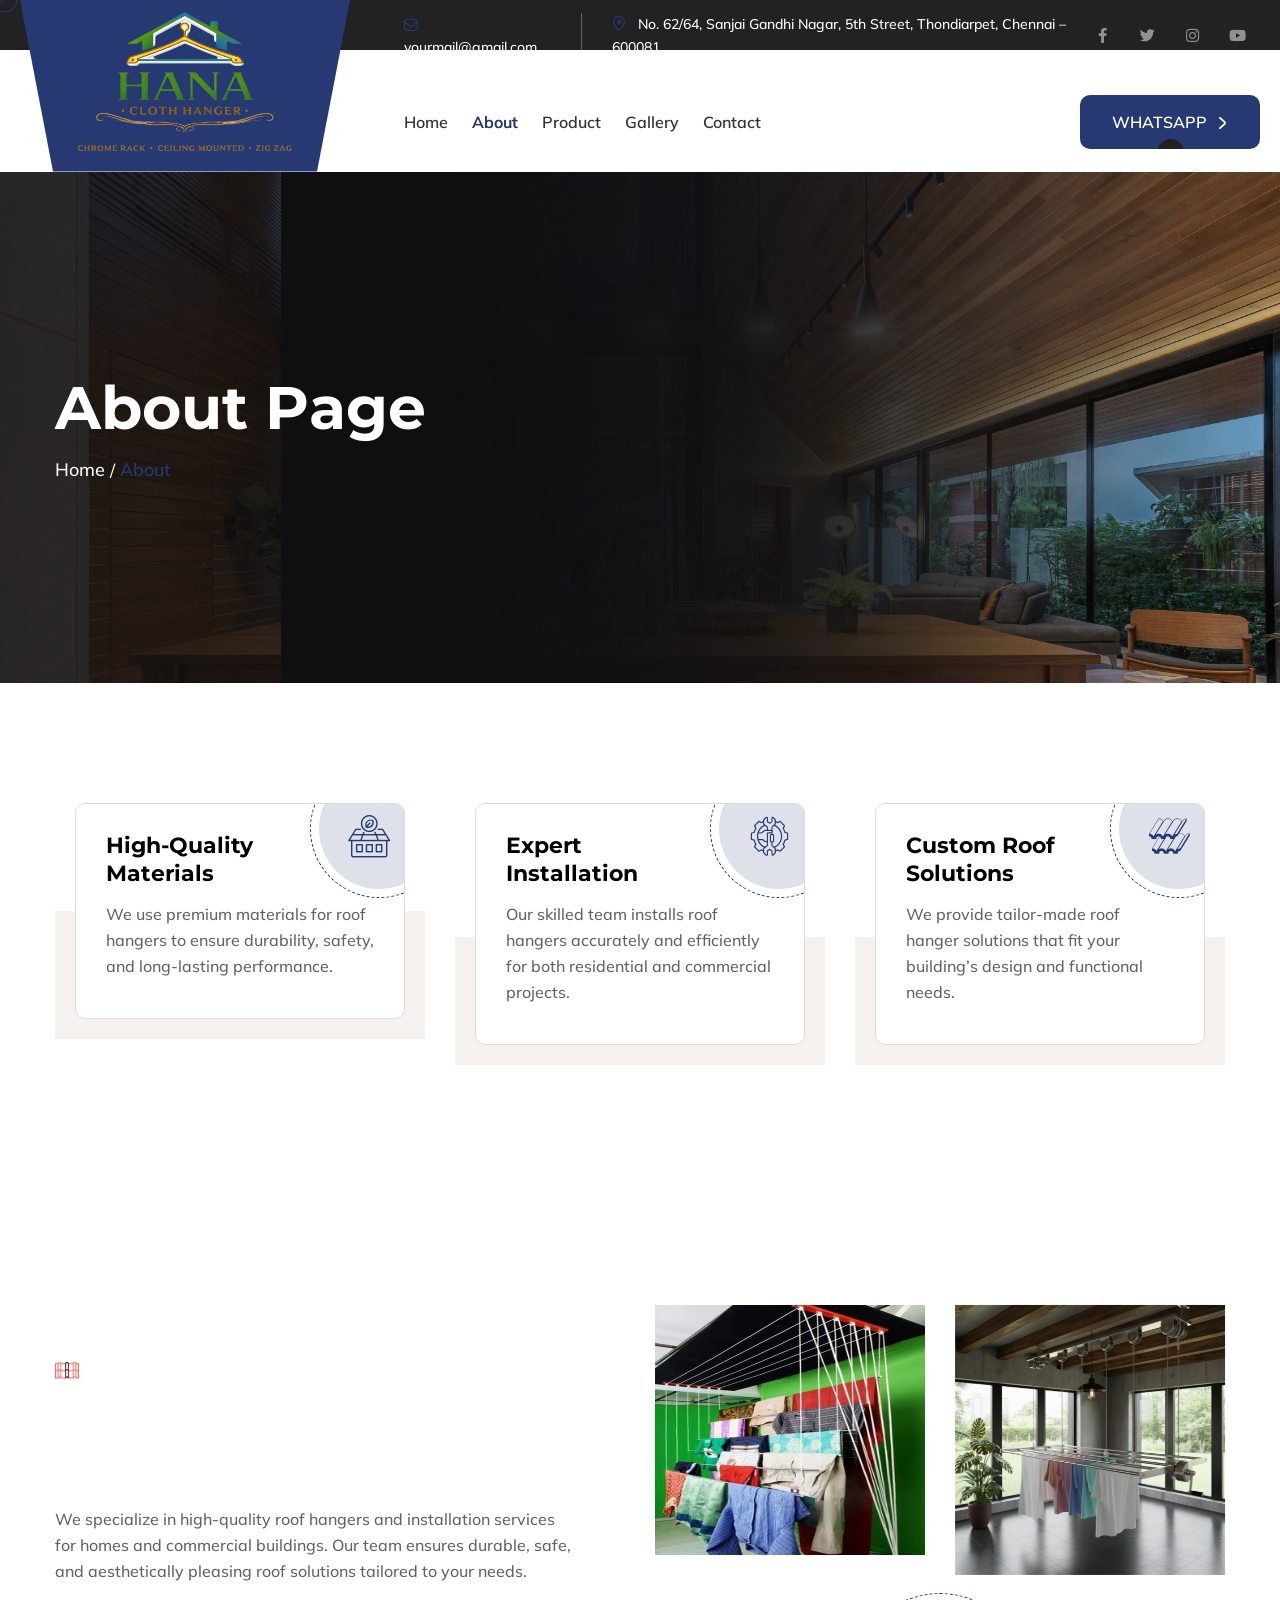
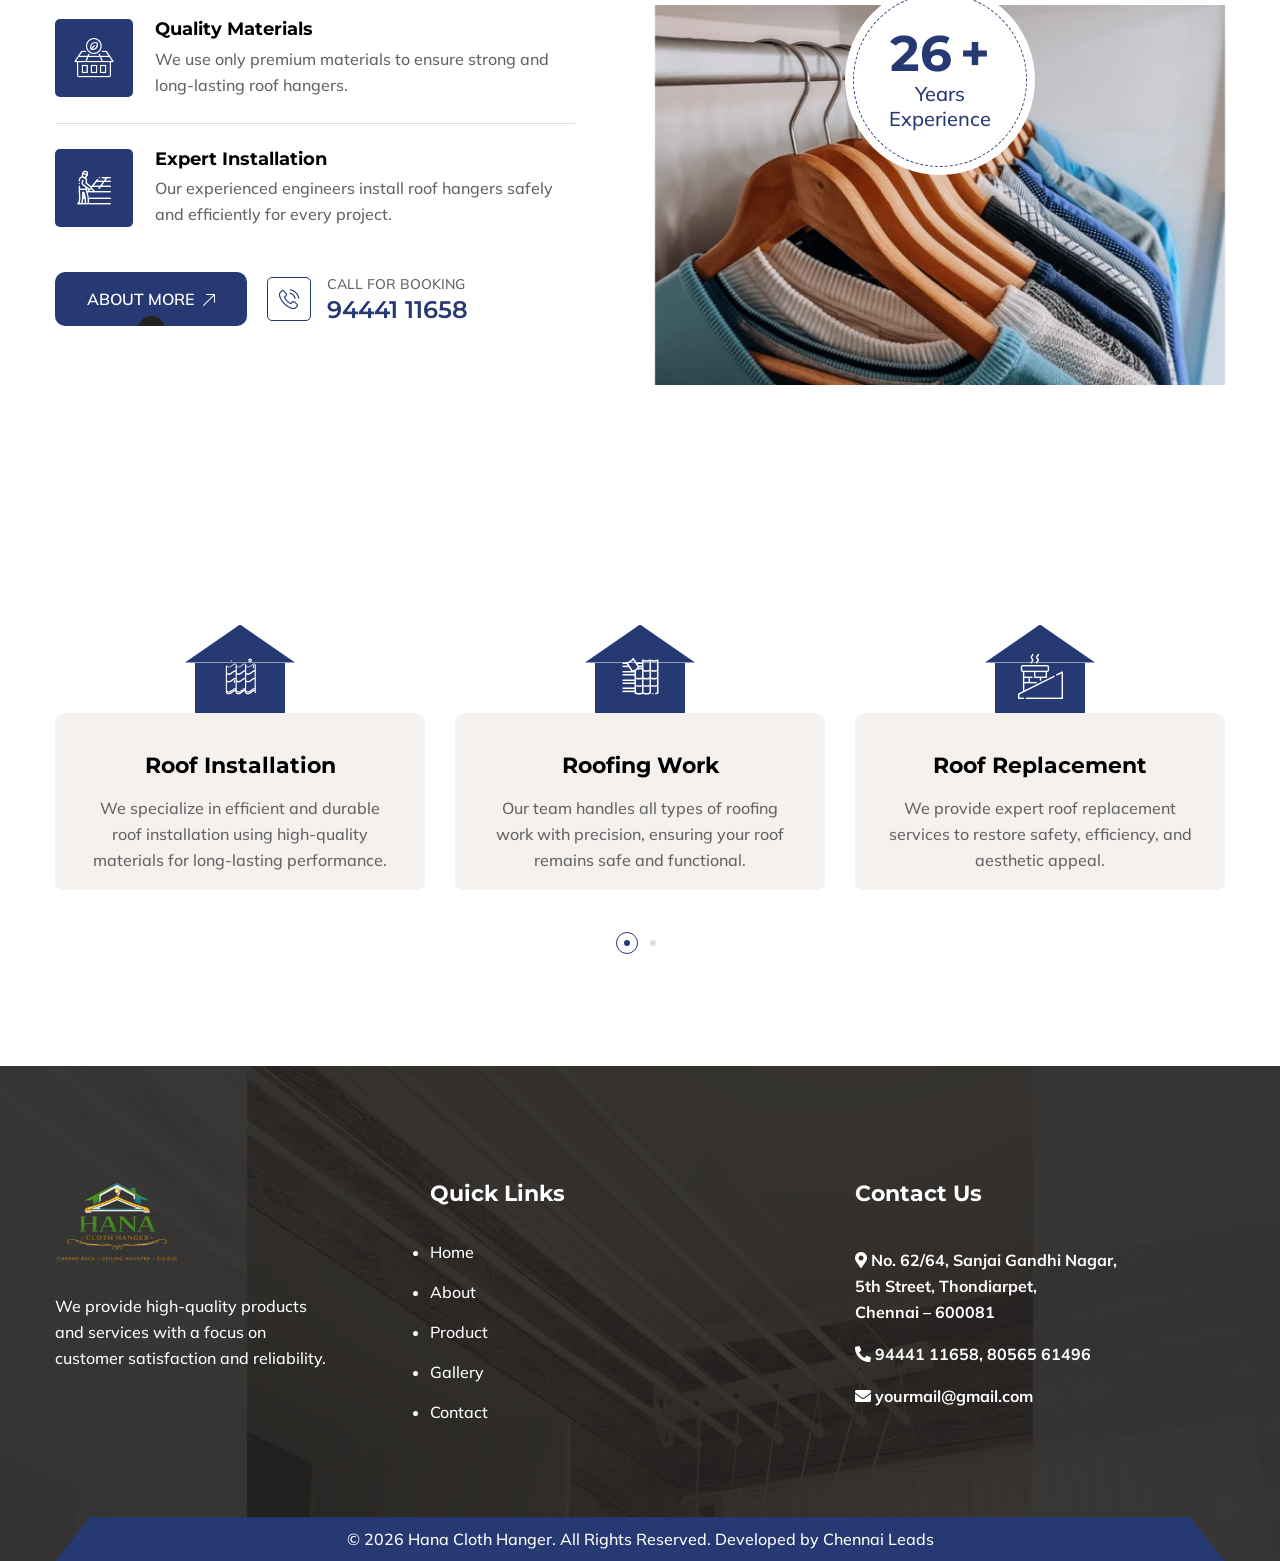
<file: about.html>
<!DOCTYPE html>
<html lang="en">


  
<head>
    <meta charset="UTF-8" />
    <meta name="viewport" content="width=device-width, initial-scale=1.0" />
    <title>Hana Cloth Hanger</title>
    <!-- favicons Icons -->
    <link rel="apple-touch-icon" sizes="180x180" href="assets/images/favicons/apple-touch-icon.png" />
    <link rel="icon" type="image/png" sizes="32x32" href="assets/images/favicons/favicon-32x32.png" />
    <link rel="icon" type="image/png" sizes="16x16" href="assets/images/favicons/favicon-16x16.png" />
    <link rel="manifest" href="assets/images/favicons/site.webmanifest" />
    <meta name="description" content="Rofiex is the perfect HTML template for your roofing business. It has a very modern and creative look. We built this template specially for the metal roofing, industrial roofing, construction, roof installation, maintenance, renovation, repair service, roof repair, roofers, roofing, roofing services and roofing company related to any business website." />

    <!-- fonts -->
    <link rel="preconnect" href="https://fonts.googleapis.com/">
    <link rel="preconnect" href="https://fonts.gstatic.com/" crossorigin>
    <link href="https://fonts.googleapis.com/css2?family=Montserrat:ital,wght@0,100..900;1,100..900&amp;family=Mulish:ital,wght@0,200..1000;1,200..1000&amp;family=Work+Sans:ital,wght@0,100..900;1,100..900&amp;display=swap" rel="stylesheet">

    <link rel="stylesheet" href="assets/vendors/bootstrap/css/bootstrap.min.css" />
    <link rel="stylesheet" href="assets/vendors/bootstrap-select/bootstrap-select.min.css" />
    <link rel="stylesheet" href="assets/vendors/animate/animate.min.css" />
    <link rel="stylesheet" href="assets/vendors/fontawesome/css/all.min.css" />
    <link rel="stylesheet" href="assets/vendors/jquery-ui/jquery-ui.css" />
    <link rel="stylesheet" href="assets/vendors/date-time-picker/jquery.datetimepicker.min.css" />
    <link rel="stylesheet" href="assets/vendors/jarallax/jarallax.css" />
    <link rel="stylesheet" href="assets/vendors/jquery-magnific-popup/jquery.magnific-popup.css" />
    <link rel="stylesheet" href="assets/vendors/nouislider/nouislider.min.css" />
    <link rel="stylesheet" href="assets/vendors/nouislider/nouislider.pips.css" />
    <link rel="stylesheet" href="assets/vendors/tiny-slider/tiny-slider.css" />
    <link rel="stylesheet" href="assets/vendors/rofiex-icons/style.css" />
    <link rel="stylesheet" href="assets/vendors/slick/slick.css">
    <link rel="stylesheet" href="assets/vendors/owl-carousel/css/owl.carousel.min.css" />
    <link rel="stylesheet" href="assets/vendors/owl-carousel/css/owl.theme.default.min.css" />

    <!-- template styles -->
    <link rel="stylesheet" href="assets/css/rofiex.css" />
    <style>
    .footer-address {
        margin-bottom: 15px;
        line-height: 1.6;
    }
    .footer-address {
    color: #ffffff;
    font-weight: 700;
}.footer-contact {
    color: #ffffff;
    font-weight: 700;
}

.footer-contact a {
    color: #ffffff;
    font-weight: 700;
    text-decoration: none;
}
    </style>
</head>

<body class="custom-cursor">

    <div class="custom-cursor__cursor"></div>
    <div class="custom-cursor__cursor-two"></div>

   
    <!-- /.preloader -->
    <div class="page-wrapper">
        <header class="main-header sticky-header sticky-header--normal">
    <div class="main-header__inner">

        <!-- Logo -->
        <div class="main-header__logo">
            <a href="index.html">
                        <img src="assets/images/logo.png" alt="Rofiex HTML" width="223">
                    </a>
        </div><!-- /.main-header__logo -->

        <!-- Topbar -->
        <div class="main-header__topbar">
            <ul class="list-unstyled main-header__topbar__info">
                <li class="main-header__topbar__info__item">
                    <span class="icon-mail2"></span>
                    <a href="mailto:yourmail@gmail.com">yourmail@gmail.com</a>
                </li>
                <li class="main-header__topbar__info__item">
                    <span class="icon-location"></span>
                    No. 62/64, Sanjai Gandhi Nagar, 5th Street, Thondiarpet, Chennai – 600081
                </li>
            </ul><!-- /.list-unstyled topbar-one__info -->

            <div class="main-header__topbar__social">
                <a href="https://facebook.com/">
                    <i class="fab fa-facebook-f" aria-hidden="true"></i>
                    <span class="sr-only">Facebook</span>
                </a>
                <a href="https://twitter.com/">
                    <i class="fab fa-twitter" aria-hidden="true"></i>
                    <span class="sr-only">Twitter</span>
                </a>
                <a href="https://instagram.com/">
                    <i class="fab fa-instagram" aria-hidden="true"></i>
                    <span class="sr-only">Instagram</span>
                </a>
                <a href="https://www.youtube.com/">
                    <i class="fab fa-youtube" aria-hidden="true"></i>
                    <span class="sr-only">Youtube</span>
                </a>
            </div>
        </div><!-- /.main-header__topbar -->

        <!-- Navigation -->
        <div class="main-header__bottom">
            <nav class="main-header__nav main-menu">
                <ul class="main-menu__list">
                    <li><a href="index.html">Home</a></li>
                    <li><a href="about.html">About</a></li>
                    <li><a href="product.html">Product</a></li>
                    <li><a href="gallery.html">Gallery</a></li>
                    <li><a href="contact.html">Contact</a></li>
                </ul>
            </nav><!-- /.main-header__nav -->

            <!-- Right side -->
            <div class="main-header__right">
                <div class="mobile-nav__btn mobile-nav__toggler">
                    <span></span>
                    <span></span>
                    <span></span>
                </div><!-- /.mobile-nav__toggler -->

                <!-- WhatsApp Button -->
                <a href="https://wa.me/9444111658" target="_blank" class="rofiex-btn main-header__btn">
                    <span>WhatsApp<i class="icon-arrow-right4"></i></span>
                </a><!-- /.main-header__btn -->
            </div><!-- /.main-header__right -->
        </div><!-- /.main-header__bottom -->

    </div><!-- /.main-header__inner -->
</header><!-- /.main-header -->
        <section class="page-header">
            <div class="page-header__bg"></div><!-- /.page-header__bg -->
            <div class="page-header__shape"></div><!-- /.page-header__shape -->
            <div class="container">
                <h2 class="page-header__title bw-split-in-right">About Page</h2>
                <ul class="rofiex-breadcrumb list-unstyled">
                    <li><a href="index.html">Home</a></li>
                    <li>About</li>
                </ul><!-- /.thm-breadcrumb list-unstyled -->
            </div><!-- /.container -->
        </section><!-- /.page-header -->


        <section class="feature-two">
    <div class="container">
        <div class="row gutter-y-30">
            <div class="col-lg-4 col-md-6 wow fadeInUp" data-wow-delay="00ms">
                <div class="feature-two__item">
                    <div class="feature-two__item__content">
                        <div class="feature-two__item__icon"><i class="icon-tool"></i></div>
                        <h3 class="feature-two__item__title">High-Quality Materials</h3>
                        <p class="feature-two__item__text">
                            We use premium materials for roof hangers to ensure durability, safety, and long-lasting performance.
                        </p>
                    </div>
                </div>
            </div><!-- feature-item -->

            <div class="col-lg-4 col-md-6 wow fadeInUp" data-wow-delay="100ms">
                <div class="feature-two__item">
                    <div class="feature-two__item__content">
                        <div class="feature-two__item__icon"><i class="icon-repair"></i></div>
                        <h3 class="feature-two__item__title">Expert Installation</h3>
                        <p class="feature-two__item__text">
                            Our skilled team installs roof hangers accurately and efficiently for both residential and commercial projects.
                        </p>
                    </div>
                </div>
            </div><!-- feature-item -->

            <div class="col-lg-4 col-md-6 wow fadeInUp" data-wow-delay="200ms">
                <div class="feature-two__item">
                    <div class="feature-two__item__content">
                        <div class="feature-two__item__icon"><i class="icon-construction-1"></i></div>
                        <h3 class="feature-two__item__title">Custom Roof Solutions</h3>
                        <p class="feature-two__item__text">
                            We provide tailor-made roof hanger solutions that fit your building’s design and functional needs.
                        </p>
                    </div>
                </div>
            </div><!-- feature-item -->
        </div>
    </div>
</section>
<section class="about-two">
    <div class="container">
        <div class="row">
            <div class="col-xl-6 d-flex align-items-center wow fadeInLeft" data-wow-delay="200ms">
                <div class="about-two__content">
                    <div class="sec-title text-left">
                        <h6 class="sec-title__tagline bw-split-in-up">
                            <img src="assets/images/shapes/sec-title__shape-one.png" alt="rofiex">
                            About Us
                            <img src="assets/images/shapes/sec-title__shape-one.png" alt="rofiex">
                        </h6>
                        <h3 class="sec-title__title bw-split-in-left">Professional Roof Hanger Services You Can Trust</h3>
                    </div><!-- /.sec-title -->

                    <p class="about-two__content__text">
                        We specialize in high-quality roof hangers and installation services for homes and commercial buildings.
                        Our team ensures durable, safe, and aesthetically pleasing roof solutions tailored to your needs.
                    </p>

                    <div class="about-two__content__box">
                        <div class="about-two__content__box__icon"><i class="icon-tool"></i></div>
                        <h3 class="about-two__content__box__title">Quality Materials</h3>
                        <p class="about-two__content__box__text">We use only premium materials to ensure strong and long-lasting roof hangers.</p>
                    </div>
                    <div class="about-two__content__box-border"></div>
                    <div class="about-two__content__box">
                        <div class="about-two__content__box__icon"><i class="icon-material-1"></i></div>
                        <h3 class="about-two__content__box__title">Expert Installation</h3>
                        <p class="about-two__content__box__text">Our experienced engineers install roof hangers safely and efficiently for every project.</p>
                    </div>

                    <div class="about-two__content__info-wrapper">
                        <a href="about.html" class="rofiex-btn"><span>About More<i class="icon-up-right-arrow"></i></span></a>
                        <div class="about-two__content__info">
                            <div class="about-two__content__info__icon"><i class="icon-phone-call1"></i></div>
                            <div class="about-two__content__info__content">
                                <p class="about-two__content__info__title">Call for Booking</p>
                                <h5 class="about-two__content__info__number">
                                    <a href="tel:9444111658">94441 11658</a>
                                </h5>
                            </div>
                        </div>
                    </div>
                </div><!-- /.about-two__content -->
            </div><!-- /.col-xl-6 -->

            <div class="col-xl-6">
                <div class="about-two__image">
                    <div class="row gutter-y-30">
                        <div class="col-md-6 wow fadeInUp" data-wow-delay="100ms">
                            <img src="assets/images/new/about-2.jpg" style="height: 250px;" alt="rofiex">
                        </div>
                        <div class="col-md-6 wow fadeInUp" data-wow-delay="200ms">
                            <img src="assets/images/new/banner-1.png" alt="rofiex">
                        </div>
                        <div class="col-md-12 wow fadeInUp" data-wow-delay="300ms">
                            <img src="assets/images/new/about-3.webp" alt="rofiex">
                        </div>
                        <div class="about-two__experiance count-box wow fadeInUp" data-wow-delay="400ms">
                            <div class="about-two__experiance__years"><span class="count-text" data-stop="26" data-speed="1500"></span>+</div>
                            <p class="about-two__experiance__text">Years<br> Experience</p>
                        </div><!-- /.about-two__experiance -->
                    </div>
                </div><!-- /.about-two__image -->
            </div><!-- /.col-xl-6-->
        </div><!-- /.row -->
    </div><!-- /.container -->
</section>
<section class="service-one service-one--page">
    <div class="container">
        <div class="service-one__carousel rofiex-owl__carousel rofiex-owl__carousel--basic-nav owl-carousel" data-owl-options='{
            "items": 1,
            "margin": 30,
            "loop": true,
            "smartSpeed": 700,
            "nav": false,
            "navText": ["<i class=\"flaticon-up-right-arrow\"></i>","<i class=\"flaticon-up-right-arrow\"></i>"],
            "dots": true,
            "autoplay": false,
            "responsive": {
                "0": {"items": 1},
                "500": {"items": 2},
                "992": {"items": 3}
            }
        }'>
            <div class="item">
                <div class="service-one__item">
                    <div class="service-one__item__icon"><i class="icon-roof-9"></i></div>
                    <div class="service-one__item__inner">
                        <div class="service-one__item__hover" style="background-image: url(assets/images/resources/service-1-1.jpg);"></div>
                        <h3 class="service-one__item__title">Roof Installation</h3>
                        <p class="service-one__item__text">
                            We specialize in efficient and durable roof installation using high-quality materials for long-lasting performance.
                        </p>
                        <!-- <div class="service-one__item__number"></div> -->
                    </div>
                </div>
            </div>

            <div class="item">
                <div class="service-one__item">
                    <div class="service-one__item__icon"><i class="icon-material"></i></div>
                    <div class="service-one__item__inner">
                        <div class="service-one__item__hover" style="background-image: url(assets/images/resources/service-1-1.jpg);"></div>
                        <h3 class="service-one__item__title">Roofing Work</h3>
                        <p class="service-one__item__text">
                            Our team handles all types of roofing work with precision, ensuring your roof remains safe and functional.
                        </p>
                                               <!-- <div class="service-one__item__number"></div> -->

                    </div>
                </div>
            </div>

            <div class="item">
                <div class="service-one__item">
                    <div class="service-one__item__icon"><i class="icon-brush"></i></div>
                    <div class="service-one__item__inner">
                        <div class="service-one__item__hover" style="background-image: url(assets/images/resources/service-1-1.jpg);"></div>
                        <h3 class="service-one__item__title">Roof Replacement</h3>
                        <p class="service-one__item__text">
                            We provide expert roof replacement services to restore safety, efficiency, and aesthetic appeal.
                        </p>
                        <!-- <div class="service-one__item__number"></div> -->

                    </div>
                </div>
            </div>

            <div class="item">
                <div class="service-one__item">
                    <div class="service-one__item__icon"><i class="icon-roof-10"></i></div>
                    <div class="service-one__item__inner">
                        <div class="service-one__item__hover" style="background-image: url(assets/images/resources/service-1-1.jpg);"></div>
                        <h3 class="service-one__item__title">Roof Maintenance</h3>
                        <p class="service-one__item__text">
                            Regular roof maintenance to prevent damage and extend the life of your roofing system.
                        </p>
                                               <!-- <div class="service-one__item__number"></div> -->

                    </div>
                </div>
            </div>

            <div class="item">
                <div class="service-one__item">
                    <div class="service-one__item__icon"><i class="icon-repair"></i></div>
                    <div class="service-one__item__inner">
                        <div class="service-one__item__hover" style="background-image: url(assets/images/resources/service-1-1.jpg);"></div>
                        <h3 class="service-one__item__title">Emergency Roofing</h3>
                        <p class="service-one__item__text">
                            Fast and reliable emergency roofing services to handle urgent repairs and protect your property.
                        </p>
                                              <!-- <div class="service-one__item__number"></div> -->

                    </div>
                </div>
            </div>

            <div class="item">
                <div class="service-one__item">
                    <div class="service-one__item__icon"><i class="icon-broken-house"></i></div>
                    <div class="service-one__item__inner">
                        <div class="service-one__item__hover" style="background-image: url(assets/images/resources/service-1-1.jpg);"></div>
                        <h3 class="service-one__item__title">Roofing Consultation</h3>
                        <p class="service-one__item__text">
                            Professional consultation to guide you in choosing the right roofing solutions for your needs.
                        </p>
                                              <!-- <div class="service-one__item__number"></div> -->

                    </div>
                </div>
            </div>
        </div>
    </div>
</section>
      
        
        
        <footer class="main-footer main-footer--two">
    <div class="main-footer__bg" style="background-image: url(assets/images/new/about-1.png);"></div>
    <div class="container">
        <div class="row">

            <!-- About -->
            <div class="col-md-6 col-xl-4">
                <div class="footer-widget footer-widget--about">
                    <a class="footer-widget__logo" href="index.html">
                    <img src="assets/images/logo.png" width="125" alt="Hana Cloth Hanger">
                    </a>
                    <p class="footer-widget__text">
                        We provide high-quality products and services with a focus on customer satisfaction and reliability.
                    </p>
                </div>
            </div>

            <!-- Quick Links -->
            <div class="col-md-6 col-xl-4">
                <div class="footer-widget footer-widget--links">
                    <h2 class="footer-widget__title">Quick Links</h2>
                    <ul class="list-styled footer-widget__links">
                        <li><a href="index.html">Home</a></li>
                        <li><a href="about.html">About</a></li>
                        <li><a href="product.html">Product</a></li>
                        <li><a href="gallery.html">Gallery</a></li>
                        <li><a href="contact.html">Contact</a></li>
                    </ul>
                </div>
            </div>

            <!-- Contact Details -->
            <div class="col-md-6 col-xl-4">
                <div class="footer-widget footer-widget--contact">
                    <h2 class="footer-widget__title">Contact Us</h2>
                    <p class="footer-contact">
                        <i class="fas fa-map-marker-alt"></i>
                        No. 62/64, Sanjai Gandhi Nagar,<br>
                        5th Street, Thondiarpet,<br>
                        Chennai – 600081
                    </p>
                    <p class="footer-contact">
                        <i class="fas fa-phone-alt"></i>
                        <a href="tel:9444111658">94441 11658</a>, 
                        <a href="tel:8056561496">80565 61496</a>
                    </p>
                    <p class="footer-contact">
                        <i class="fas fa-envelope"></i>
                        <a href="mailto:yourmail@gmail.com">yourmail@gmail.com</a>
                    </p>
                </div>
            </div>

        </div>

        <!-- Bottom -->
        <div class="main-footer__bottom">
            <p class="main-footer__copyright">
                &copy; <span id="year"></span> Hana Cloth Hanger. All Rights Reserved. Developed by Chennai Leads
            </p>
        </div>
    </div>
</footer>

<!-- Dynamic Year Script -->
<script>
    document.getElementById("year").textContent = new Date().getFullYear();
</script>

<!-- Mobile Nav -->
<div class="mobile-nav__wrapper">
    <div class="mobile-nav__overlay mobile-nav__toggler"></div>
    <div class="mobile-nav__content">
        <span class="mobile-nav__close mobile-nav__toggler"><i class="fa fa-times"></i></span>
        <div class="logo-box">
                            <a href="index.html" aria-label="logo image"><img src="assets/images/logo.png" alt="rofiex" width="223"></a>

        </div>
        <div class="mobile-nav__container"></div>
        <ul class="mobile-nav__contact list-unstyled">
            <li>
                <i class="fa fa-envelope"></i>
                <a href="mailto:yourmail@gmail.com">yourmail@gmail.com</a>
            </li>
            <li>
                <i class="fa fa-phone-alt"></i>
                <a href="tel:9444111658">94441 11658</a>, 80565 61496
            </li>
        </ul>
        <div class="mobile-nav__social">
            <a href="https://facebook.com/"><i class="fab fa-facebook-f"></i></a>
            <a href="https://twitter.com/"><i class="fab fa-twitter"></i></a>
            <a href="https://instagram.com/"><i class="fab fa-instagram"></i></a>
            <a href="https://www.youtube.com/"><i class="fab fa-youtube"></i></a>
        </div>
    </div>
</div>

<!-- Sidebar -->
<aside class="sidebar-one">
    <div class="sidebar-one__overlay"></div>
    <div class="sidebar-one__content">
        <div class="sidebar-one__close"><i class="icon-close"></i></div>
        <div class="sidebar-one__logo">
            <a href="index.html" aria-label="logo image">
                <h2 style="color:#fff; font-size:28px; margin:0;">Hana Cloth Hanger</h2>
            </a>
        </div>
        <p class="sidebar-one__text">
            We provide high-quality products and services with a focus on customer satisfaction.
        </p>
        <h4 class="sidebar-one__title">Contact Info:</h4>
        <ul class="sidebar-one__info">
            <li><span class="fas fa-map-marker-alt"></span> No. 62/64, Sanjai Gandhi Nagar, 5th Street, Thondiarpet, Chennai – 600081</li>
            <li><span class="fas fa-envelope"></span> <a href="mailto:yourmail@gmail.com">yourmail@gmail.com</a></li>
            <li><span class="fas fa-phone-alt"></span> <a href="tel:9444111658">94441 11658</a>, 80565 61496</li>
        </ul>
        <div class="sidebar-one__social">
            <a href="https://facebook.com/"><i class="fab fa-facebook-f"></i></a>
            <a href="https://twitter.com/"><i class="fab fa-twitter"></i></a>
            <a href="https://instagram.com/"><i class="fab fa-instagram"></i></a>
            <a href="https://www.youtube.com/"><i class="fab fa-youtube"></i></a>
        </div>
    </div>
</aside>
    <!-- Sidebar One Start -->
    <!-- Sidebar One Start -->

    <!-- back-to-top-start -->
    <a href="#" class="scroll-top">
        <svg class="scroll-top__circle" width="100%" height="100%" viewBox="-1 -1 102 102">
            <path d="M50,1 a49,49 0 0,1 0,98 a49,49 0 0,1 0,-98" />
        </svg>
    </a>
    <!-- back-to-top-end -->


    <script src="assets/vendors/jquery/jquery-3.7.0.min.js"></script>
    <script src="assets/vendors/bootstrap/js/bootstrap.bundle.min.js"></script>
    <script src="assets/vendors/bootstrap-select/bootstrap-select.min.js"></script>
    <script src="assets/vendors/jarallax/jarallax.min.js"></script>
    <script src="assets/vendors/jquery-ui/jquery-ui.js"></script>
    <script src="assets/vendors/date-time-picker/jquery.datetimepicker.min.js"></script>
    <script src="assets/vendors/jquery-ajaxchimp/jquery.ajaxchimp.min.js"></script>
    <script src="assets/vendors/jquery-appear/jquery.appear.min.js"></script>
    <script src="assets/vendors/jquery-circle-progress/jquery.circle-progress.min.js"></script>
    <script src="assets/vendors/jquery-magnific-popup/jquery.magnific-popup.min.js"></script>
    <script src="assets/vendors/jquery-validate/jquery.validate.min.js"></script>
    <script src="assets/vendors/nouislider/nouislider.min.js"></script>
    <script src="assets/vendors/tiny-slider/tiny-slider.js"></script>
    <script src="assets/vendors/wnumb/wNumb.min.js"></script>
    <script src="assets/vendors/owl-carousel/js/owl.carousel.min.js"></script>
    <script src="assets/vendors/wow/wow.js"></script>
    <script src="assets/vendors/imagesloaded/imagesloaded.min.js"></script>
    <script src="assets/vendors/isotope/isotope.js"></script>
    <script src="assets/vendors/slick/slick.min.js"></script>
    <script src="assets/vendors/countdown/countdown.min.js"></script>
    <script src="assets/vendors/jquery-circleType/jquery.circleType.js"></script>
    <script src="assets/vendors/jquery-lettering/jquery.lettering.min.js"></script>
    <!-- gsap js -->
    <script src="assets/vendors/gsap/gsap.js"></script>
    <script src="assets/vendors/gsap/scrolltrigger.min.js"></script>
    <script src="assets/vendors/gsap/splittext.min.js"></script>
    <script src="assets/vendors/gsap/rofiex-split.js"></script>
    <!-- template js -->
    <script src="assets/js/rofiex.js"></script>
</body>


  
</html>
</file>
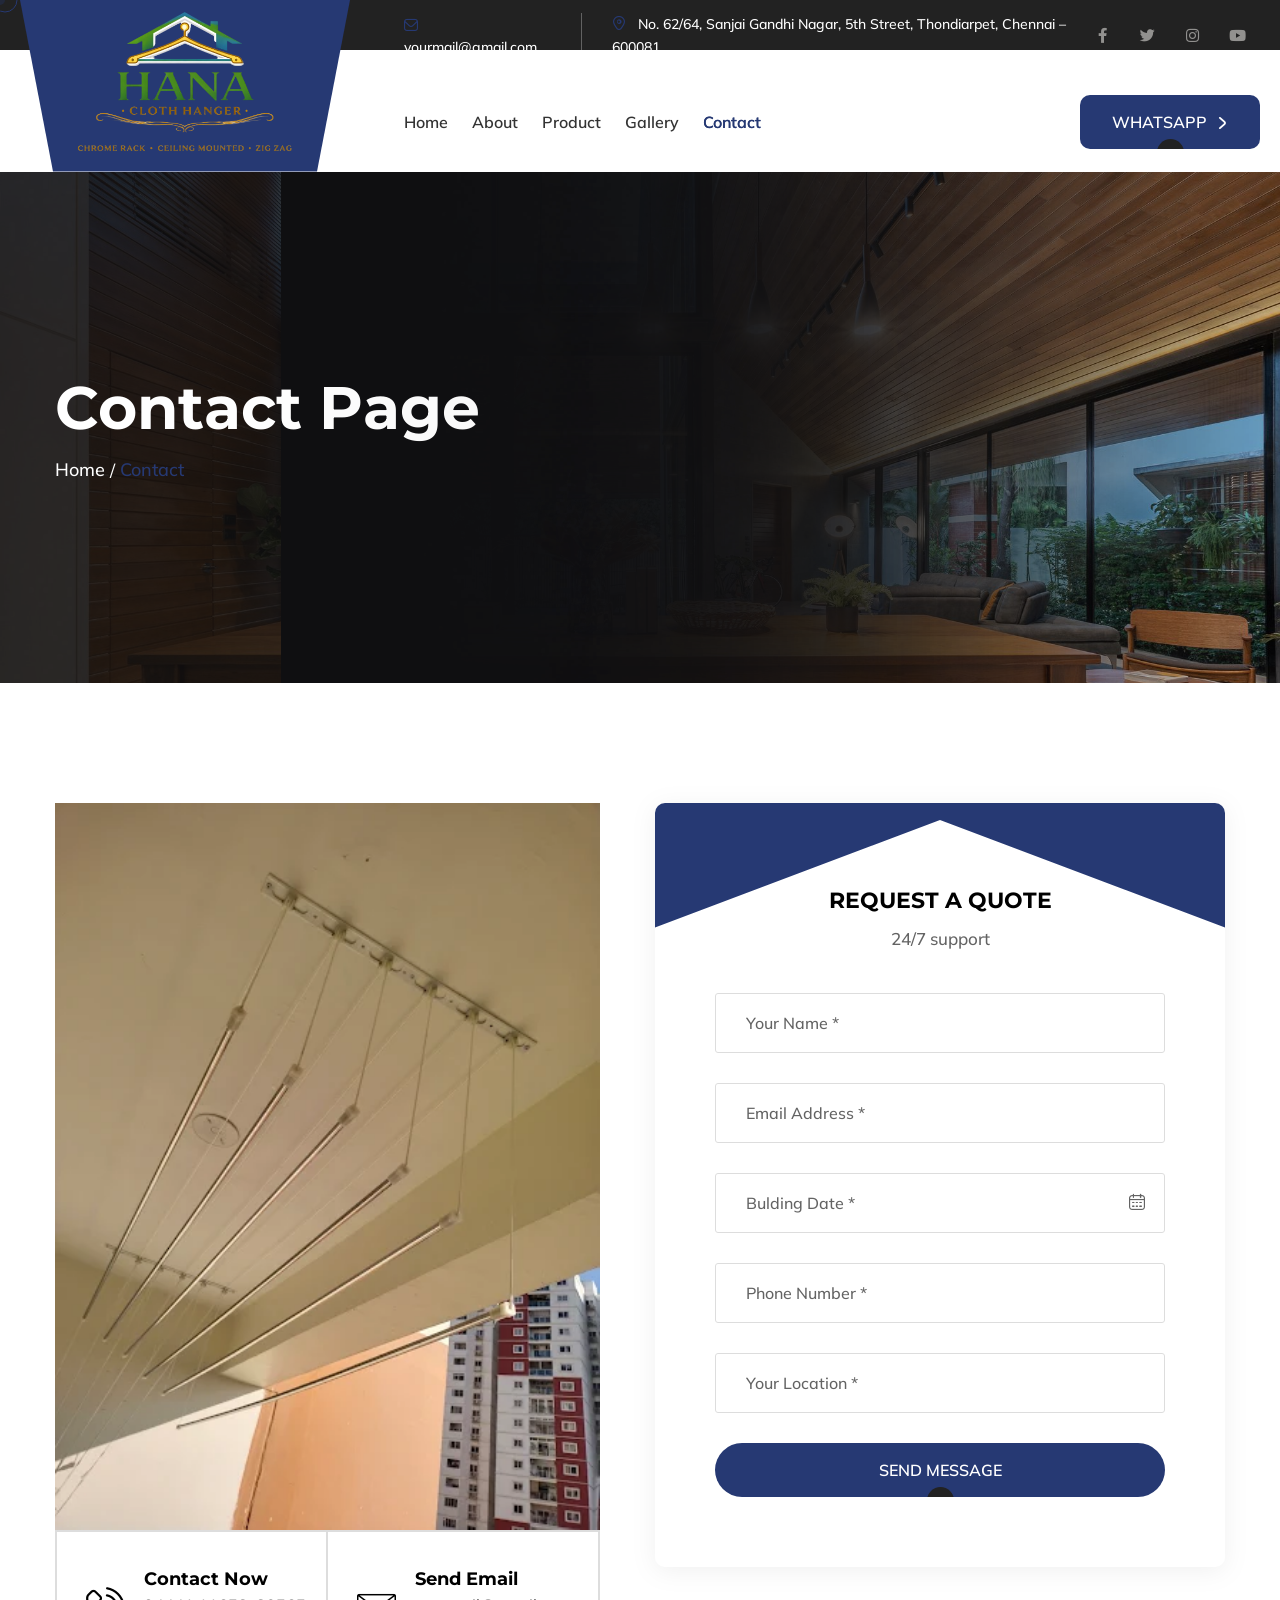
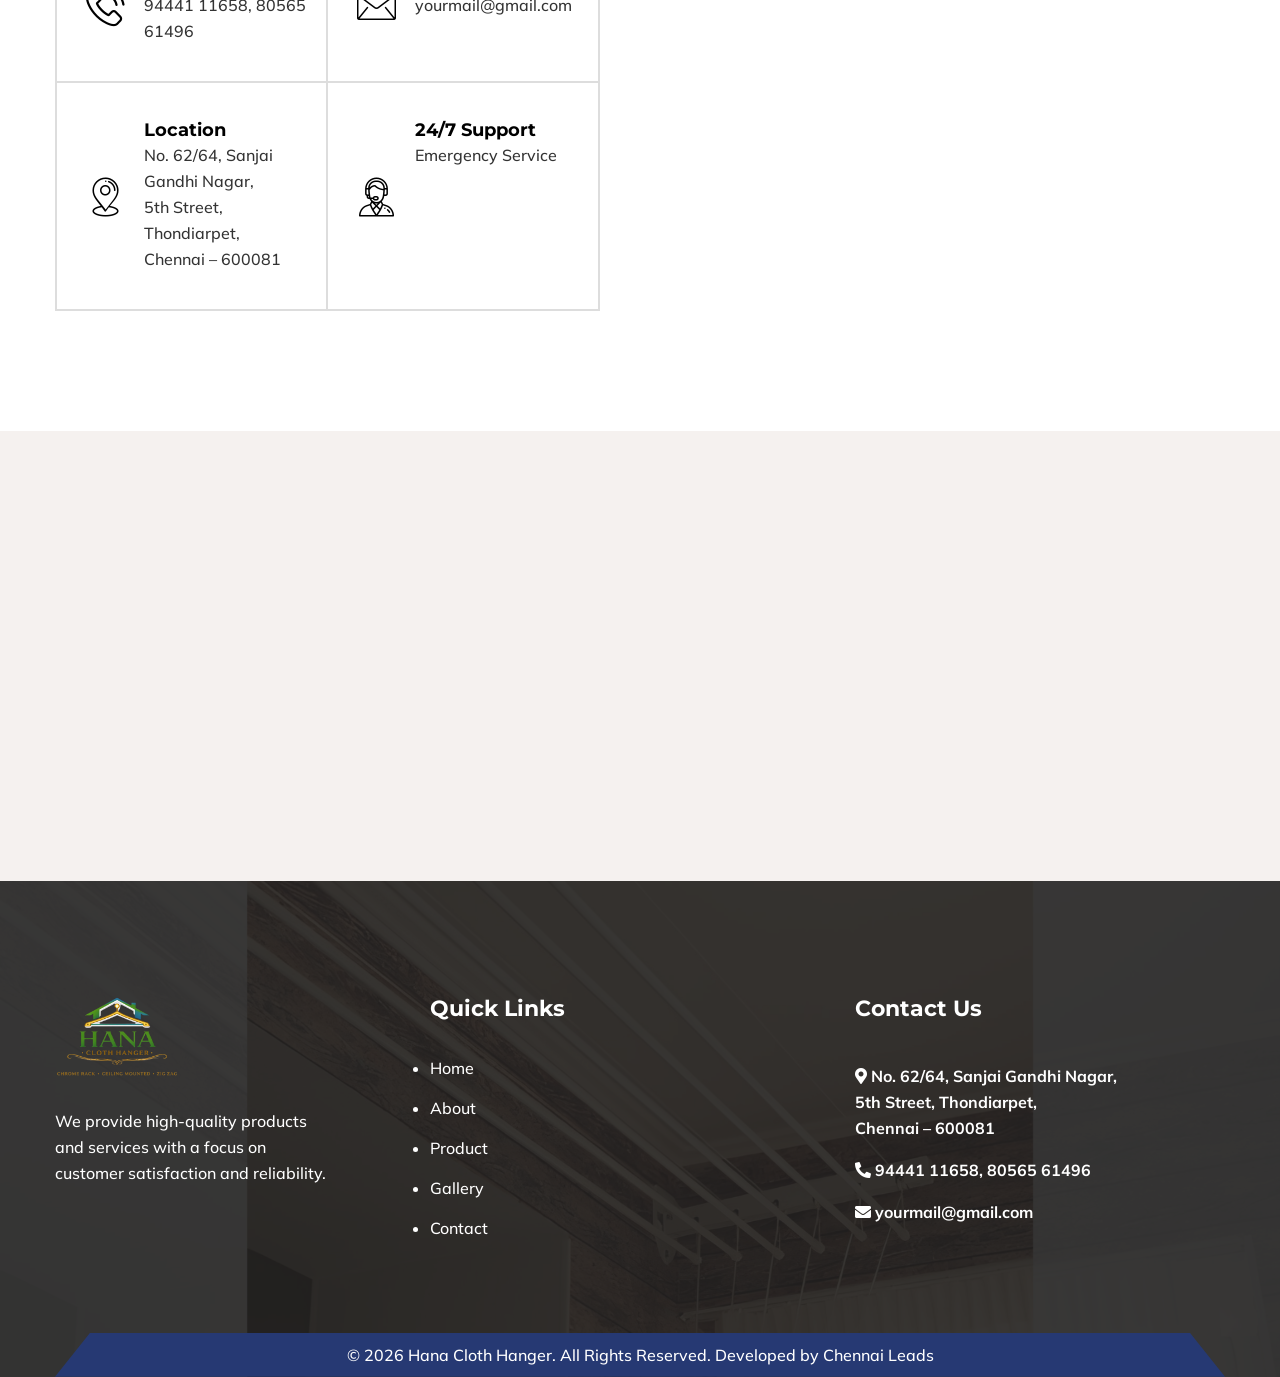
<file: contact.html>
<!DOCTYPE html>
<html lang="en">


  
<head>
    <meta charset="UTF-8" />
    <meta name="viewport" content="width=device-width, initial-scale=1.0" />
    <title>Hana Cloth Hanger</title>
    <!-- favicons Icons -->
    <link rel="apple-touch-icon" sizes="180x180" href="assets/images/favicons/apple-touch-icon.png" />
    <link rel="icon" type="image/png" sizes="32x32" href="assets/images/favicons/favicon-32x32.png" />
    <link rel="icon" type="image/png" sizes="16x16" href="assets/images/favicons/favicon-16x16.png" />
    <link rel="manifest" href="assets/images/favicons/site.webmanifest" />
    <meta name="description" content="Rofiex is the perfect HTML template for your roofing business. It has a very modern and creative look. We built this template specially for the metal roofing, industrial roofing, construction, roof installation, maintenance, renovation, repair service, roof repair, roofers, roofing, roofing services and roofing company related to any business website." />

    <!-- fonts -->
    <link rel="preconnect" href="https://fonts.googleapis.com/">
    <link rel="preconnect" href="https://fonts.gstatic.com/" crossorigin>
    <link href="https://fonts.googleapis.com/css2?family=Montserrat:ital,wght@0,100..900;1,100..900&amp;family=Mulish:ital,wght@0,200..1000;1,200..1000&amp;family=Work+Sans:ital,wght@0,100..900;1,100..900&amp;display=swap" rel="stylesheet">

    <link rel="stylesheet" href="assets/vendors/bootstrap/css/bootstrap.min.css" />
    <link rel="stylesheet" href="assets/vendors/bootstrap-select/bootstrap-select.min.css" />
    <link rel="stylesheet" href="assets/vendors/animate/animate.min.css" />
    <link rel="stylesheet" href="assets/vendors/fontawesome/css/all.min.css" />
    <link rel="stylesheet" href="assets/vendors/jquery-ui/jquery-ui.css" />
    <link rel="stylesheet" href="assets/vendors/date-time-picker/jquery.datetimepicker.min.css" />
    <link rel="stylesheet" href="assets/vendors/jarallax/jarallax.css" />
    <link rel="stylesheet" href="assets/vendors/jquery-magnific-popup/jquery.magnific-popup.css" />
    <link rel="stylesheet" href="assets/vendors/nouislider/nouislider.min.css" />
    <link rel="stylesheet" href="assets/vendors/nouislider/nouislider.pips.css" />
    <link rel="stylesheet" href="assets/vendors/tiny-slider/tiny-slider.css" />
    <link rel="stylesheet" href="assets/vendors/rofiex-icons/style.css" />
    <link rel="stylesheet" href="assets/vendors/slick/slick.css">
    <link rel="stylesheet" href="assets/vendors/owl-carousel/css/owl.carousel.min.css" />
    <link rel="stylesheet" href="assets/vendors/owl-carousel/css/owl.theme.default.min.css" />

    <!-- template styles -->
    <link rel="stylesheet" href="assets/css/rofiex.css" />
    
    <style>
    .footer-address {
        margin-bottom: 15px;
        line-height: 1.6;
    }
    .footer-address {
    color: #ffffff;
    font-weight: 700;
}.footer-contact {
    color: #ffffff;
    font-weight: 700;
}

.footer-contact a {
    color: #ffffff;
    font-weight: 700;
    text-decoration: none;
}
    </style>
</head>

<body class="custom-cursor">

    <div class="custom-cursor__cursor"></div>
    <div class="custom-cursor__cursor-two"></div>

   
    <!-- /.preloader -->
    <div class="page-wrapper">
           <header class="main-header sticky-header sticky-header--normal">
    <div class="main-header__inner">

        <!-- Logo -->
        <div class="main-header__logo">
            <a href="index.html">
                        <img src="assets/images/logo.png" alt="Rofiex HTML" width="223">
                    </a>
        </div><!-- /.main-header__logo -->

        <!-- Topbar -->
        <div class="main-header__topbar">
            <ul class="list-unstyled main-header__topbar__info">
                <li class="main-header__topbar__info__item">
                    <span class="icon-mail2"></span>
                    <a href="mailto:yourmail@gmail.com">yourmail@gmail.com</a>
                </li>
                <li class="main-header__topbar__info__item">
                    <span class="icon-location"></span>
                    No. 62/64, Sanjai Gandhi Nagar, 5th Street, Thondiarpet, Chennai – 600081
                </li>
            </ul><!-- /.list-unstyled topbar-one__info -->

            <div class="main-header__topbar__social">
                <a href="https://facebook.com/">
                    <i class="fab fa-facebook-f" aria-hidden="true"></i>
                    <span class="sr-only">Facebook</span>
                </a>
                <a href="https://twitter.com/">
                    <i class="fab fa-twitter" aria-hidden="true"></i>
                    <span class="sr-only">Twitter</span>
                </a>
                <a href="https://instagram.com/">
                    <i class="fab fa-instagram" aria-hidden="true"></i>
                    <span class="sr-only">Instagram</span>
                </a>
                <a href="https://www.youtube.com/">
                    <i class="fab fa-youtube" aria-hidden="true"></i>
                    <span class="sr-only">Youtube</span>
                </a>
            </div>
        </div><!-- /.main-header__topbar -->

        <!-- Navigation -->
        <div class="main-header__bottom">
            <nav class="main-header__nav main-menu">
                <ul class="main-menu__list">
                    <li><a href="index.html">Home</a></li>
                    <li><a href="about.html">About</a></li>
                    <li><a href="product.html">Product</a></li>
                    <li><a href="gallery.html">Gallery</a></li>
                    <li><a href="contact.html">Contact</a></li>
                </ul>
            </nav><!-- /.main-header__nav -->

            <!-- Right side -->
            <div class="main-header__right">
                <div class="mobile-nav__btn mobile-nav__toggler">
                    <span></span>
                    <span></span>
                    <span></span>
                </div><!-- /.mobile-nav__toggler -->

                <!-- WhatsApp Button -->
                <a href="https://wa.me/9444111658" target="_blank" class="rofiex-btn main-header__btn">
                    <span>WhatsApp<i class="icon-arrow-right4"></i></span>
                </a><!-- /.main-header__btn -->
            </div><!-- /.main-header__right -->
        </div><!-- /.main-header__bottom -->

    </div><!-- /.main-header__inner -->
</header>
        <section class="page-header">
            <div class="page-header__bg"></div><!-- /.page-header__bg -->
            <div class="page-header__shape"></div><!-- /.page-header__shape -->
            <div class="container">
                <h2 class="page-header__title bw-split-in-right">Contact Page</h2>
                <ul class="rofiex-breadcrumb list-unstyled">
                    <li><a href="index.html">Home</a></li>
                    <li>Contact</li>
                </ul><!-- /.thm-breadcrumb list-unstyled -->
            </div><!-- /.container -->
        </section><!-- /.page-header -->

        <section class="contact-one">
            <div class="container">
                <div class="row">
                    <div class="col-xl-6 wow fadeInLeft" data-wow-delay="100ms">
    <div class="contact-one__image">
        <img src="assets/images/new/contact-1.webp"  style="height: 30%; width: 100%;" alt=" Hanger">
    </div>
    <div class="contact-one__info">

        <!-- Phone -->
        <div class="contact-one__info__item">
            <div class="contact-one__info__icon"><i class="icon-phone-call1"></i></div>
            <h5 class="contact-one__info__title">Contact Now</h5>
            <p class="contact-one__info__text">
                <a href="tel:9444111658">94441 11658</a>, 
                <a href="tel:8056561496">80565 61496</a>
            </p>
        </div>

        <!-- Email -->
        <div class="contact-one__info__item">
            <div class="contact-one__info__icon"><i class="icon-mail"></i></div>
            <h5 class="contact-one__info__title">Send Email</h5>
            <p class="contact-one__info__text">
                <a href="mailto:yourmail@gmail.com">yourmail@gmail.com</a>
            </p>
        </div>

        <!-- Address -->
        <div class="contact-one__info__item">
            <div class="contact-one__info__icon"><i class="icon-placeholder"></i></div>
            <h5 class="contact-one__info__title">Location</h5>
            <p class="contact-one__info__text">
                No. 62/64, Sanjai Gandhi Nagar,<br>
                5th Street, Thondiarpet,<br>
                Chennai – 600081
            </p>
        </div>

        <!-- 24/7 Support -->
        <div class="contact-one__info__item">
            <div class="contact-one__info__icon"><i class="icon-support"></i></div>
            <h5 class="contact-one__info__title">24/7 Support</h5>
            <p class="contact-one__info__text">Emergency Service</p>
        </div>

    </div>
</div>
                    <div class="col-xl-6">
                        <form action="mail.php" class="contact-one__form contact-form-validated form-one wow fadeInUp" data-wow-delay="300ms" method="post">
                            <h5 class="contact-one__form__title">REQUEST A QUOTE</h5>
                            <p class="contact-one__form__text">24/7 support</p>
                            <div class="form-one__group">
                                <div class="form-one__control form-one__control--full">
                                    <input type="text" name="name" placeholder="Your Name *">
                                </div><!-- /.form-one__control -->
                                <div class="form-one__control form-one__control--full">
                                    <input type="email" name="email" placeholder="Email Address *">
                                </div><!-- /.form-one__control -->
                                <div class="form-one__control form-one__control--full">
                                    <input class="rofiex-datepicker" type="text" name="date" placeholder="Bulding Date *">
                                    <span class="form-one__control__icon"><i class="icon-calendar11"></i></span>
                                </div><!-- /.form-one__control -->
                                <div class="form-one__control form-one__control--full">
                                    <input type="tel" name="phone" placeholder="Phone Number *">
                                </div><!-- /.form-one__control -->
                                <div class="form-one__control form-one__control--full">
                                    <input type="text" name="location" placeholder="Your Location *">
                                </div><!-- /.form-one__control -->
                                <div class="form-one__control form-one__control--full">
                                    <button type="submit" class="rofiex-btn"><span>Send Message</span></button>
                                </div><!-- /.form-one__control -->
                            </div><!-- /.form-one__group -->
                        </form>
                    </div><!-- /.col-lg-8 -->
                </div>
            </div><!-- /.container -->
        </section><!-- /.contact-one -->

       <section class="contact-map">
    <div class="google-map google-map__contact">
        <iframe 
            title="Google Map - Thondiarpet Location"
            src="https://www.google.com/maps?q=No.62/64,Sanjai+Gandhi+Nagar,5th+Street,Thondiarpet,Chennai-600081&output=embed"
            class="map__contact" 
            style="border:0; width:100%; height:450px;" 
            allowfullscreen="" 
            loading="lazy">
        </iframe>
    </div>
</section><!-- /.contact-map -->

     
        
        
        <footer class="main-footer main-footer--two">
    <div class="main-footer__bg" style="background-image: url(assets/images/new/about-1.png);"></div>
    <div class="container">
        <div class="row">

            <!-- About -->
            <div class="col-md-6 col-xl-4">
                <div class="footer-widget footer-widget--about">
                    <a class="footer-widget__logo" href="index.html">
                    <img src="assets/images/logo.png" width="125" alt="Hana Cloth Hanger">
                    </a>
                    <p class="footer-widget__text">
                        We provide high-quality products and services with a focus on customer satisfaction and reliability.
                    </p>
                </div>
            </div>

            <!-- Quick Links -->
            <div class="col-md-6 col-xl-4">
                <div class="footer-widget footer-widget--links">
                    <h2 class="footer-widget__title">Quick Links</h2>
                    <ul class="list-styled footer-widget__links">
                        <li><a href="index.html">Home</a></li>
                        <li><a href="about.html">About</a></li>
                        <li><a href="product.html">Product</a></li>
                        <li><a href="gallery.html">Gallery</a></li>
                        <li><a href="contact.html">Contact</a></li>
                    </ul>
                </div>
            </div>

            <!-- Contact Details -->
            <div class="col-md-6 col-xl-4">
                <div class="footer-widget footer-widget--contact">
                    <h2 class="footer-widget__title">Contact Us</h2>
                    <p class="footer-contact">
                        <i class="fas fa-map-marker-alt"></i>
                        No. 62/64, Sanjai Gandhi Nagar,<br>
                        5th Street, Thondiarpet,<br>
                        Chennai – 600081
                    </p>
                    <p class="footer-contact">
                        <i class="fas fa-phone-alt"></i>
                        <a href="tel:9444111658">94441 11658</a>, 
                        <a href="tel:8056561496">80565 61496</a>
                    </p>
                    <p class="footer-contact">
                        <i class="fas fa-envelope"></i>
                        <a href="mailto:yourmail@gmail.com">yourmail@gmail.com</a>
                    </p>
                </div>
            </div>

        </div>

        <!-- Bottom -->
        <div class="main-footer__bottom">
            <p class="main-footer__copyright">
                &copy; <span id="year"></span> Hana Cloth Hanger. All Rights Reserved. Developed by Chennai Leads
            </p>
        </div>
    </div>
</footer>

<!-- Dynamic Year Script -->
<script>
    document.getElementById("year").textContent = new Date().getFullYear();
</script>

<!-- Mobile Nav -->
<div class="mobile-nav__wrapper">
    <div class="mobile-nav__overlay mobile-nav__toggler"></div>
    <div class="mobile-nav__content">
        <span class="mobile-nav__close mobile-nav__toggler"><i class="fa fa-times"></i></span>
        <div class="logo-box">
                            <a href="index.html" aria-label="logo image"><img src="assets/images/logo.png" alt="rofiex" width="223"></a>

        </div>
        <div class="mobile-nav__container"></div>
        <ul class="mobile-nav__contact list-unstyled">
            <li>
                <i class="fa fa-envelope"></i>
                <a href="mailto:yourmail@gmail.com">yourmail@gmail.com</a>
            </li>
            <li>
                <i class="fa fa-phone-alt"></i>
                <a href="tel:9444111658">94441 11658</a>, 80565 61496
            </li>
        </ul>
        <div class="mobile-nav__social">
            <a href="https://facebook.com/"><i class="fab fa-facebook-f"></i></a>
            <a href="https://twitter.com/"><i class="fab fa-twitter"></i></a>
            <a href="https://instagram.com/"><i class="fab fa-instagram"></i></a>
            <a href="https://www.youtube.com/"><i class="fab fa-youtube"></i></a>
        </div>
    </div>
</div>

<!-- Sidebar -->
<aside class="sidebar-one">
    <div class="sidebar-one__overlay"></div>
    <div class="sidebar-one__content">
        <div class="sidebar-one__close"><i class="icon-close"></i></div>
        <div class="sidebar-one__logo">
            <a href="index.html" aria-label="logo image">
                <h2 style="color:#fff; font-size:28px; margin:0;">Hana Cloth Hanger</h2>
            </a>
        </div>
        <p class="sidebar-one__text">
            We provide high-quality products and services with a focus on customer satisfaction.
        </p>
        <h4 class="sidebar-one__title">Contact Info:</h4>
        <ul class="sidebar-one__info">
            <li><span class="fas fa-map-marker-alt"></span> No. 62/64, Sanjai Gandhi Nagar, 5th Street, Thondiarpet, Chennai – 600081</li>
            <li><span class="fas fa-envelope"></span> <a href="mailto:yourmail@gmail.com">yourmail@gmail.com</a></li>
            <li><span class="fas fa-phone-alt"></span> <a href="tel:9444111658">94441 11658</a>, 80565 61496</li>
        </ul>
        <div class="sidebar-one__social">
            <a href="https://facebook.com/"><i class="fab fa-facebook-f"></i></a>
            <a href="https://twitter.com/"><i class="fab fa-twitter"></i></a>
            <a href="https://instagram.com/"><i class="fab fa-instagram"></i></a>
            <a href="https://www.youtube.com/"><i class="fab fa-youtube"></i></a>
        </div>
    </div>
</aside>
    <!-- Sidebar One Start -->
    <!-- back-to-top-start -->
    <a href="#" class="scroll-top">
        <svg class="scroll-top__circle" width="100%" height="100%" viewBox="-1 -1 102 102">
            <path d="M50,1 a49,49 0 0,1 0,98 a49,49 0 0,1 0,-98" />
        </svg>
    </a>
    <!-- back-to-top-end -->


    <script src="assets/vendors/jquery/jquery-3.7.0.min.js"></script>
    <script src="assets/vendors/bootstrap/js/bootstrap.bundle.min.js"></script>
    <script src="assets/vendors/bootstrap-select/bootstrap-select.min.js"></script>
    <script src="assets/vendors/jarallax/jarallax.min.js"></script>
    <script src="assets/vendors/jquery-ui/jquery-ui.js"></script>
    <script src="assets/vendors/date-time-picker/jquery.datetimepicker.min.js"></script>
    <script src="assets/vendors/jquery-ajaxchimp/jquery.ajaxchimp.min.js"></script>
    <script src="assets/vendors/jquery-appear/jquery.appear.min.js"></script>
    <script src="assets/vendors/jquery-circle-progress/jquery.circle-progress.min.js"></script>
    <script src="assets/vendors/jquery-magnific-popup/jquery.magnific-popup.min.js"></script>
    <script src="assets/vendors/jquery-validate/jquery.validate.min.js"></script>
    <script src="assets/vendors/nouislider/nouislider.min.js"></script>
    <script src="assets/vendors/tiny-slider/tiny-slider.js"></script>
    <script src="assets/vendors/wnumb/wNumb.min.js"></script>
    <script src="assets/vendors/owl-carousel/js/owl.carousel.min.js"></script>
    <script src="assets/vendors/wow/wow.js"></script>
    <script src="assets/vendors/imagesloaded/imagesloaded.min.js"></script>
    <script src="assets/vendors/isotope/isotope.js"></script>
    <script src="assets/vendors/slick/slick.min.js"></script>
    <script src="assets/vendors/countdown/countdown.min.js"></script>
    <script src="assets/vendors/jquery-circleType/jquery.circleType.js"></script>
    <script src="assets/vendors/jquery-lettering/jquery.lettering.min.js"></script>
    <!-- gsap js -->
    <script src="assets/vendors/gsap/gsap.js"></script>
    <script src="assets/vendors/gsap/scrolltrigger.min.js"></script>
    <script src="assets/vendors/gsap/splittext.min.js"></script>
    <script src="assets/vendors/gsap/rofiex-split.js"></script>
    <!-- template js -->
    <script src="assets/js/rofiex.js"></script>
</body>


  
</html>
</file>
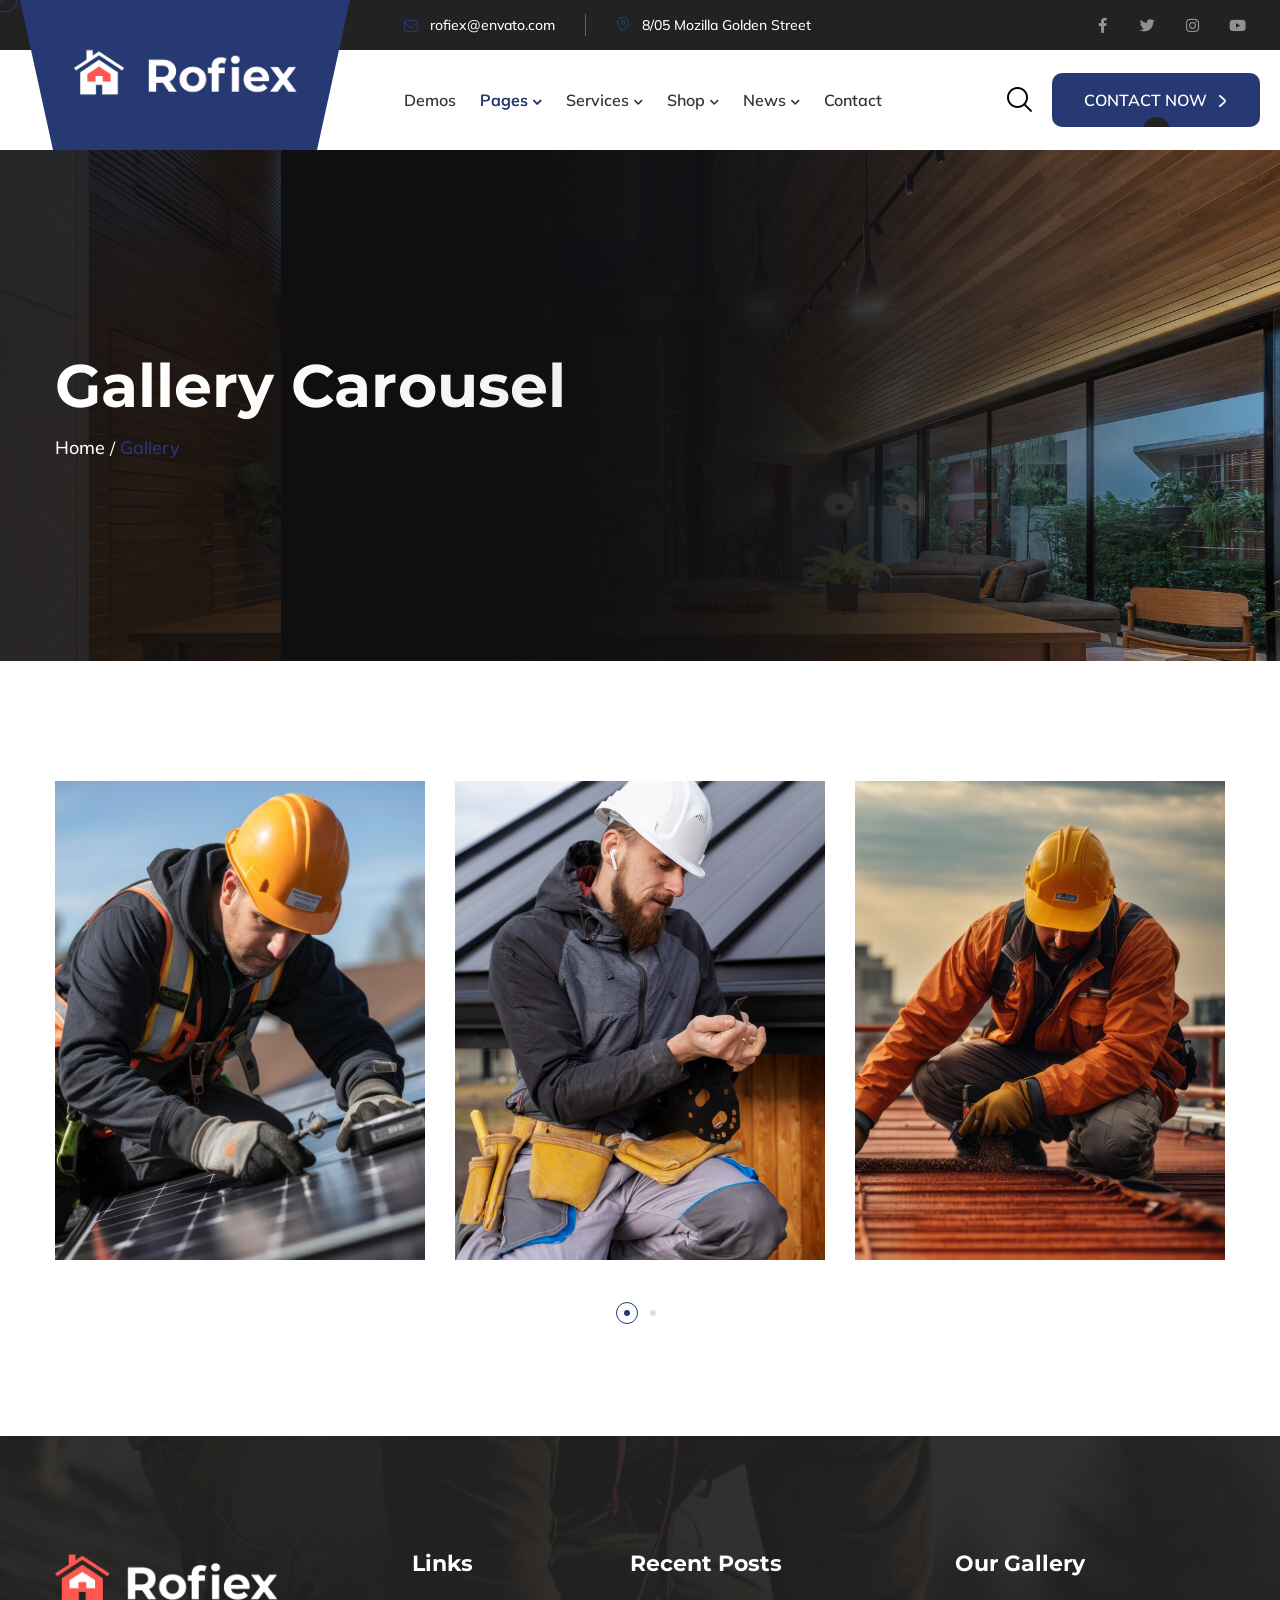
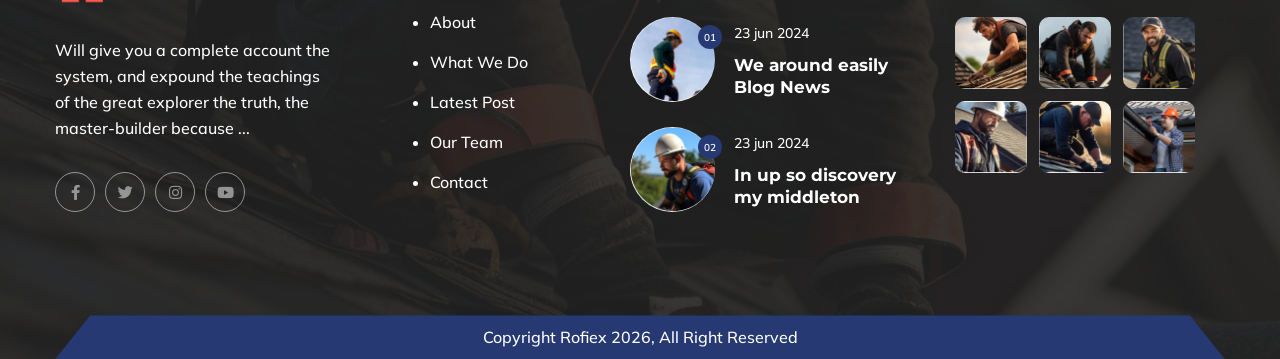
<file: gallery-carousel.html>
<!DOCTYPE html>
<html lang="en">


<!-- Mirrored from bracketweb.com/rofiex-html/gallery-carousel.html by HTTrack Website Copier/3.x [XR&CO'2014], Wed, 01 Apr 2026 07:17:28 GMT -->
<head>
    <meta charset="UTF-8" />
    <meta name="viewport" content="width=device-width, initial-scale=1.0" />
    <title>Gallery || Rofiex || HTML Template For Roofing Services</title>
    <!-- favicons Icons -->
    <link rel="apple-touch-icon" sizes="180x180" href="assets/images/favicons/apple-touch-icon.png" />
    <link rel="icon" type="image/png" sizes="32x32" href="assets/images/favicons/favicon-32x32.png" />
    <link rel="icon" type="image/png" sizes="16x16" href="assets/images/favicons/favicon-16x16.png" />
    <link rel="manifest" href="assets/images/favicons/site.webmanifest" />
    <meta name="description" content="Rofiex is the perfect HTML template for your roofing business. It has a very modern and creative look. We built this template specially for the metal roofing, industrial roofing, construction, roof installation, maintenance, renovation, repair service, roof repair, roofers, roofing, roofing services and roofing company related to any business website." />

    <!-- fonts -->
    <link rel="preconnect" href="https://fonts.googleapis.com/">
    <link rel="preconnect" href="https://fonts.gstatic.com/" crossorigin>
    <link href="https://fonts.googleapis.com/css2?family=Montserrat:ital,wght@0,100..900;1,100..900&amp;family=Mulish:ital,wght@0,200..1000;1,200..1000&amp;family=Work+Sans:ital,wght@0,100..900;1,100..900&amp;display=swap" rel="stylesheet">

    <link rel="stylesheet" href="assets/vendors/bootstrap/css/bootstrap.min.css" />
    <link rel="stylesheet" href="assets/vendors/bootstrap-select/bootstrap-select.min.css" />
    <link rel="stylesheet" href="assets/vendors/animate/animate.min.css" />
    <link rel="stylesheet" href="assets/vendors/fontawesome/css/all.min.css" />
    <link rel="stylesheet" href="assets/vendors/jquery-ui/jquery-ui.css" />
    <link rel="stylesheet" href="assets/vendors/date-time-picker/jquery.datetimepicker.min.css" />
    <link rel="stylesheet" href="assets/vendors/jarallax/jarallax.css" />
    <link rel="stylesheet" href="assets/vendors/jquery-magnific-popup/jquery.magnific-popup.css" />
    <link rel="stylesheet" href="assets/vendors/nouislider/nouislider.min.css" />
    <link rel="stylesheet" href="assets/vendors/nouislider/nouislider.pips.css" />
    <link rel="stylesheet" href="assets/vendors/tiny-slider/tiny-slider.css" />
    <link rel="stylesheet" href="assets/vendors/rofiex-icons/style.css" />
    <link rel="stylesheet" href="assets/vendors/slick/slick.css">
    <link rel="stylesheet" href="assets/vendors/owl-carousel/css/owl.carousel.min.css" />
    <link rel="stylesheet" href="assets/vendors/owl-carousel/css/owl.theme.default.min.css" />

    <!-- template styles -->
    <link rel="stylesheet" href="assets/css/rofiex.css" />
</head>

<body class="custom-cursor">

    <div class="custom-cursor__cursor"></div>
    <div class="custom-cursor__cursor-two"></div>

    <div class="preloader">
        <div class="preloader__image" style="background-image: url(assets/images/loader.png);"></div>
    </div>
    <!-- /.preloader -->
    <div class="page-wrapper">
        <header class="main-header sticky-header sticky-header--normal">
            <div class="main-header__inner">
                <div class="main-header__logo">
                    <a href="index.html">
                        <img src="assets/images/logo-light.png" alt="Rofiex HTML" width="223">
                    </a>
                </div><!-- /.main-header__logo -->
                <div class="main-header__topbar">
                    <ul class="list-unstyled main-header__topbar__info">
                        <li class="main-header__topbar__info__item">
                            <span class="icon-mail2"></span>
                            <a href="mailto:rofiex@envato.com">rofiex@envato.com</a>
                        </li>
                        <li class="main-header__topbar__info__item">
                            <span class="icon-location"></span>
                            8/05 Mozilla Golden Street
                        </li>
                    </ul><!-- /.list-unstyled topbar-one__info -->
                    <div class="main-header__topbar__social">
                        <a href="https://facebook.com/">
                            <i class="fab fa-facebook-f" aria-hidden="true"></i>
                            <span class="sr-only">Facebook</span>
                        </a>
                        <a href="https://twitter.com/">
                            <i class="fab fa-twitter" aria-hidden="true"></i>
                            <span class="sr-only">Twitter</span>
                        </a>
                        <a href="https://instagram.com/">
                            <i class="fab fa-instagram" aria-hidden="true"></i>
                            <span class="sr-only">Instagram</span>
                        </a>
                        <a href="https://www.youtube.com/">
                            <i class="fab fa-youtube" aria-hidden="true"></i>
                            <span class="sr-only">Youtube</span>
                        </a>
                    </div><!-- /.topbar-one__social -->
                </div>
                <div class="main-header__bottom">
                    <nav class="main-header__nav main-menu">
                        <ul class="main-menu__list">


                            <li class="megamenu megamenu-clickable megamenu-clickable--toggler">
                                <a href="index.html">Demos</a>
                                <ul>
                                    <li>
                                        <div class="megamenu-popup">
                                            <a href="#" class="megamenu-clickable--close"><span class="icon-close"></span></a>
                                            <!-- /.megamenu-clickable--close -->
                                            <div class="megamenu-popup__content">
                                                <div class="demo-one">
                                                    <div class="container">
                                                        <div class="row">
                                                            <div class="col-md-6 col-lg-4">
                                                                <div class="demo-one__card">
                                                                    <div class="demo-one__image">
                                                                        <img src="assets/images/rofiex-landing/home-1.jpg" alt="rofiex">
                                                                        <div class="demo-one__btns">
                                                                            <a href="index.html" class="rofiex-btn demo-one__btn">
                                                                                <span>Multi Page</span>
                                                                            </a><!-- /.thm-btn demo-one__btn -->
                                                                            <a href="index-one-page.html" class="rofiex-btn demo-one__btn">
                                                                                <span>One Page</span>
                                                                            </a><!-- /.thm-btn demo-one__btn -->
                                                                        </div><!-- /.demo-one__btns -->
                                                                    </div><!-- /.demo-one__image -->
                                                                    <div class="demo-one__content">
                                                                        <h3 class="demo-one__title">
                                                                            <a href="index.html">Home Page 01</a>
                                                                        </h3><!-- /.demo-one__title -->
                                                                    </div><!-- /.demo-one__content -->
                                                                </div><!-- /.demo-one__card -->
                                                            </div><!-- /.col-md-6 col-lg-3 -->
                                                            <div class="col-md-6 col-lg-4">
                                                                <div class="demo-one__card">
                                                                    <div class="demo-one__image">
                                                                        <img src="assets/images/rofiex-landing/home-2.jpg" alt="rofiex">
                                                                        <div class="demo-one__btns">
                                                                            <a href="index-2.html" class="rofiex-btn demo-one__btn">
                                                                                <span>Multi Page</span>
                                                                            </a><!-- /.thm-btn demo-one__btn -->
                                                                            <a href="index-2-one-page.html" class="rofiex-btn demo-one__btn">
                                                                                <span>One Page</span>
                                                                            </a><!-- /.thm-btn demo-one__btn -->
                                                                        </div><!-- /.demo-one__btns -->
                                                                    </div><!-- /.demo-one__image -->
                                                                    <div class="demo-one__content">
                                                                        <h3 class="demo-one__title">
                                                                            <a href="index-2.html">Home Page 02</a>
                                                                        </h3><!-- /.demo-one__title -->
                                                                    </div><!-- /.demo-one__content -->
                                                                </div><!-- /.demo-one__card -->
                                                            </div><!-- /.col-md-6 col-lg-3 -->
                                                            <div class="col-md-6 col-lg-4">
                                                                <div class="demo-one__card">
                                                                    <div class="demo-one__image">
                                                                        <img src="assets/images/rofiex-landing/home-3.jpg" alt="rofiex">
                                                                        <div class="demo-one__btns">
                                                                            <a href="index-3.html" class="rofiex-btn demo-one__btn">
                                                                                <span>Multi Page</span>
                                                                            </a><!-- /.thm-btn demo-one__btn -->
                                                                            <a href="index-3-one-page.html" class="rofiex-btn demo-one__btn">
                                                                                <span>One Page</span>
                                                                            </a><!-- /.thm-btn demo-one__btn -->
                                                                        </div><!-- /.demo-one__btns -->
                                                                    </div><!-- /.demo-one__image -->
                                                                    <div class="demo-one__content">
                                                                        <h3 class="demo-one__title">
                                                                            <a href="index-3.html">Home Page 03</a>
                                                                        </h3><!-- /.demo-one__title -->
                                                                    </div><!-- /.demo-one__content -->
                                                                </div><!-- /.demo-one__card -->
                                                            </div><!-- /.col-md-6 col-lg-3 -->
                                                            <div class="col-md-6 col-lg-4">
                                                                <div class="demo-one__card">
                                                                    <div class="demo-one__image">
                                                                        <img src="assets/images/rofiex-landing/home-boxed.jpg" alt="rofiex">
                                                                        <div class="demo-one__btns">
                                                                            <a href="index-boxed.html" class="rofiex-btn demo-one__btn">
                                                                                <span>View Page</span>
                                                                            </a><!-- /.thm-btn demo-one__btn -->
                                                                        </div><!-- /.demo-one__btns -->
                                                                    </div><!-- /.demo-one__image -->
                                                                    <div class="demo-one__content">
                                                                        <h3 class="demo-one__title">
                                                                            <a href="index-boxed.html">Home Boxed</a>
                                                                        </h3><!-- /.demo-one__title -->
                                                                    </div><!-- /.demo-one__content -->
                                                                </div><!-- /.demo-one__card -->
                                                            </div><!-- /.col-md-6 col-lg-3 -->
                                                            <div class="col-md-6 col-lg-4">
                                                                <div class="demo-one__card">
                                                                    <div class="demo-one__image">
                                                                        <img src="assets/images/rofiex-landing/home-rtl.jpg" alt="rofiex">
                                                                        <div class="demo-one__btns">
                                                                            <a href="index-rtl.html" class="rofiex-btn demo-one__btn">
                                                                                <span>View Page</span>
                                                                            </a><!-- /.thm-btn demo-one__btn -->
                                                                        </div><!-- /.demo-one__btns -->
                                                                    </div><!-- /.demo-one__image -->
                                                                    <div class="demo-one__content">
                                                                        <h3 class="demo-one__title">
                                                                            <a href="index-rtl.html">Home RTL</a>
                                                                        </h3><!-- /.demo-one__title -->
                                                                    </div><!-- /.demo-one__content -->
                                                                </div><!-- /.demo-one__card -->
                                                            </div><!-- /.col-md-6 col-lg-3 -->
                                                            <div class="col-md-6 col-lg-4">
                                                                <div class="demo-one__card">
                                                                    <div class="demo-one__image">
                                                                        <img src="assets/images/rofiex-landing/home-coming.jpg" alt="Home Coming">
                                                                    </div><!-- /.demo-one__image -->
                                                                    <div class="demo-one__content">
                                                                        <h3 class="demo-one__title">Coming Soon</h3><!-- /.demo-one__title -->
                                                                    </div><!-- /.demo-one__content -->
                                                                </div><!-- /.demo-one__card -->
                                                            </div><!-- /.col-md-6 col-lg-3 -->
                                                        </div><!-- /.row -->
                                                    </div><!-- /.container -->
                                                </div><!-- /.demos-one -->
                                            </div><!-- /.megamenu-popup__content -->
                                        </div><!-- /.megamenu-popup -->
                                    </li>
                                </ul>
                            </li>

                            <li class="dropdown">
                                <a href="#">Pages</a>
                                <ul>
                                    <li><a href="about.html">About</a></li>
                                    <li>
                                        <a href="portfolio.html">Our Portfolio</a>
                                        <ul>
                                            <li><a href="portfolio.html">Portfolio Page</a></li>
                                            <li><a href="portfolio-carousel.html">Portfolio Carousel</a></li>
                                            <li><a href="portfolio-details.html">Portfolio Details</a></li>
                                        </ul>
                                    </li>
                                    <li>
                                        <a href="team.html">Our Team</a>
                                        <ul>
                                            <li><a href="team.html">Team Page</a></li>
                                            <li><a href="team-carousel.html">Team Carousel</a></li>
                                            <li><a href="team-details.html">Team Details</a></li>
                                        </ul>
                                    </li>
                                    <li><a href="reviews.html">Testimonial</a></li>
                                    <li><a href="reviews-carousel.html">Testimonial Carousel</a></li>
                                    <li><a href="packages.html">Pricing</a></li>
                                    <li><a href="packages-carousel.html">Pricing Carousel</a></li>
                                    <li>
                                        <a href="gallery.html">Gallery</a>
                                        <ul>
                                            <li><a href="gallery.html">Gallery</a></li>
                                            <li><a href="gallery-carousel.html">Gallery Carousel</a></li>
                                        </ul>
                                    </li>
                                    <li><a href="faq.html">FAQs</a></li>
                                    <li><a href="login.html">Login</a></li>
                                    <li><a href="404.html">404 Error</a></li>
                                </ul>
                            </li>
                            <li class="dropdown">
                                <a href="#">Services</a>
                                <ul>
                                    <li><a href="services.html">Services</a></li>
                                    <li><a href="services-carousel.html">Services Carousel</a></li>
                                    <li><a href="service-d-installation.html">Roof Installation</a></li>
                                    <li><a href="service-d-work.html">Roofing Work</a></li>
                                    <li><a href="service-d-replacement.html">Roof Replacement</a></li>
                                    <li><a href="service-d-maintenance.html">Roof Maintenance</a></li>
                                    <li><a href="service-d-roofing.html">Emergency Roofing</a></li>
                                    <li><a href="service-d-consultation.html">Roofing Consultation</a></li>
                                </ul>
                            </li>
                            <li class="dropdown">
                                <a href="#">Shop</a>
                                <ul class="sub-menu">
                                    <li class="dropdown">
                                        <a href="#">Products</a>
                                        <ul class="sub-menu">
                                            <li><a href="products.html">No sidebar</a></li>
                                            <li><a href="products-left.html">Left sidebar</a></li>
                                            <li><a href="products-right.html">Right sidebar</a></li>
                                        </ul>
                                    </li>
                                    <li><a href="products-carousel.html">Products carousel</a></li>
                                    <li><a href="product-details.html">Product details</a></li>
                                    <li><a href="cart.html">Cart</a></li>
                                    <li><a href="wishlist.html">Wishlist</a></li>
                                    <li><a href="checkout.html">Checkout</a></li>
                                </ul>
                            </li>
                            <li class="dropdown">
                                <a href="#">News</a>
                                <ul class="sub-menu">
                                    <li class="dropdown">
                                        <a href="#">News grid</a>
                                        <ul class="sub-menu">
                                            <li><a href="blog-grid.html">No sidebar</a></li>
                                            <li><a href="blog-grid-left.html">Left sidebar</a></li>
                                            <li><a href="blog-grid-right.html">Right sidebar</a></li>
                                        </ul>
                                    </li>
                                    <li class="dropdown">
                                        <a href="#">News list</a>
                                        <ul class="sub-menu">
                                            <li><a href="blog-list.html">No sidebar</a></li>
                                            <li><a href="blog-list-left.html">Left sidebar</a></li>
                                            <li><a href="blog-list-right.html">Right sidebar</a></li>
                                        </ul>
                                    </li>
                                    <li><a href="blog-carousel.html">News carousel</a></li>
                                    <li class="dropdown">
                                        <a href="#">News details</a>
                                        <ul class="sub-menu">
                                            <li><a href="blog-details.html">No sidebar</a></li>
                                            <li><a href="blog-details-left.html">Left sidebar</a></li>
                                            <li><a href="blog-details-right.html">Right sidebar</a></li>
                                        </ul>
                                    </li>
                                </ul>
                            </li>
                            <li>
                                <a href="contact.html">Contact</a>
                            </li>
                        </ul>
                    </nav><!-- /.main-header__nav -->
                    <div class="main-header__right">
                        <div class="mobile-nav__btn mobile-nav__toggler">
                            <span></span>
                            <span></span>
                            <span></span>
                        </div><!-- /.mobile-nav__toggler -->
                        <div class="main-header__call">
                            <div class="main-header__call__icon">
                                <i class="icon-phone"></i>
                            </div>
                            <p class="main-header__call__text">CALL: <a href="tel:+552341358">+55234 1358</a></p>
                        </div>
                        <a href="#" class="search-toggler main-header__search">
                            <i class="icon-search" aria-hidden="true"></i>
                            <span class="sr-only">Search</span>
                        </a><!-- /.search-toggler -->
                        <a href="contact.html" class="rofiex-btn main-header__btn">
                            <span>Contact Now<i class="icon-arrow-right4"></i></span>
                        </a><!-- /.thm-btn main-header__btn -->
                    </div><!-- /.main-header__right -->
                </div>
            </div><!-- /.main-header__inner -->
        </header><!-- /.main-header -->
        <section class="page-header">
            <div class="page-header__bg"></div><!-- /.page-header__bg -->
            <div class="page-header__shape"></div><!-- /.page-header__shape -->
            <div class="container">
                <h2 class="page-header__title bw-split-in-right">Gallery Carousel</h2>
                <ul class="rofiex-breadcrumb list-unstyled">
                    <li><a href="index.html">Home</a></li>
                    <li>Gallery</li>
                </ul><!-- /.thm-breadcrumb list-unstyled -->
            </div><!-- /.container -->
        </section><!-- /.page-header -->

        <section class="gallery-page">
            <div class="container">
                <div class="gallery-page__carousel rofiex-owl__carousel rofiex-owl__carousel--basic-nav owl-carousel owl-theme" data-owl-options='{
				"items": 1,
				"margin": 0,
				"loop": false,
				"smartSpeed": 700,
				"nav": false,
				"navText": ["<i class=\"flaticon-up-right-arrow\"></i>","<i class=\"flaticon-up-right-arrow\"></i>"],
				"dots": true,
				"autoplay": true,
				"responsive": {
					"0": {
						"items": 1
					},
					"768": {
						"items": 2,
						"margin": 30
					},
					"992": {
						"items": 3,
						"margin": 30
					}
				}
			}'>
                    <div class="item">
                        <div class="gallery-page__card">
                            <img src="assets/images/gallery/gallery-1-1.jpg" alt="rofiex">
                            <div class="gallery-page__card__hover">
                                <a href="assets/images/gallery/gallery-1-1.jpg" class="img-popup">
                                    <span class="gallery-page__card__icon"></span>
                                </a>
                            </div><!-- /.gallery-page__card__hover -->
                        </div><!-- /.gallery-page__card -->
                    </div><!-- /.item -->
                    <div class="item">
                        <div class="gallery-page__card">
                            <img src="assets/images/gallery/gallery-1-2.jpg" alt="rofiex">
                            <div class="gallery-page__card__hover">
                                <a href="assets/images/gallery/gallery-1-2.jpg" class="img-popup">
                                    <span class="gallery-page__card__icon"></span>
                                </a>
                            </div><!-- /.gallery-page__card__hover -->
                        </div><!-- /.gallery-page__card -->
                    </div><!-- /.item -->
                    <div class="item">
                        <div class="gallery-page__card">
                            <img src="assets/images/gallery/gallery-1-3.jpg" alt="rofiex">
                            <div class="gallery-page__card__hover">
                                <a href="assets/images/gallery/gallery-1-3.jpg" class="img-popup">
                                    <span class="gallery-page__card__icon"></span>
                                </a>
                            </div><!-- /.gallery-page__card__hover -->
                        </div><!-- /.gallery-page__card -->
                    </div><!-- /.item -->
                    <div class="item">
                        <div class="gallery-page__card">
                            <img src="assets/images/gallery/gallery-1-4.jpg" alt="rofiex">
                            <div class="gallery-page__card__hover">
                                <a href="assets/images/gallery/gallery-1-4.jpg" class="img-popup">
                                    <span class="gallery-page__card__icon"></span>
                                </a>
                            </div><!-- /.gallery-page__card__hover -->
                        </div><!-- /.gallery-page__card -->
                    </div><!-- /.item -->
                    <div class="item">
                        <div class="gallery-page__card">
                            <img src="assets/images/gallery/gallery-1-7.jpg" alt="rofiex">
                            <div class="gallery-page__card__hover">
                                <a href="assets/images/gallery/gallery-1-7.jpg" class="img-popup">
                                    <span class="gallery-page__card__icon"></span>
                                </a>
                            </div><!-- /.gallery-page__card__hover -->
                        </div><!-- /.gallery-page__card -->
                    </div><!-- /.item -->
                </div><!-- /.row -->
            </div><!-- /.container -->
        </section><!-- /.gallery-page -->

        <footer class="main-footer main-footer--two">
            <div class="main-footer__bg" style="background-image: url(assets/images/backgrounds/footer-bg-1-2.jpg);"></div><!-- /.main-footer__bg -->
            <div class="container">
                <div class="row">
                    <div class="col-md-6 col-xl-4">
                        <div class="footer-widget footer-widget--about">
                            <a class="footer-widget__logo" href="index.html">
                                <img src="assets/images/footer-logo.png" width="223" alt="rofiex HTML Template">
                            </a>
                            <p class="footer-widget__text">
                                Will give you a complete account the
                                system, and expound the teachings
                                of the great explorer the truth, the
                                master-builder because ...
                            </p>
                            <!-- /.footer-widget__text -->
                            <div class="footer-widget__social">
                                <a href="https://facebook.com/">
                                    <i class="fab fa-facebook-f" aria-hidden="true"></i>
                                    <span class="sr-only">Facebook</span>
                                </a>
                                <a href="https://twitter.com/">
                                    <i class="fab fa-twitter" aria-hidden="true"></i>
                                    <span class="sr-only">Twitter</span>
                                </a>
                                <a href="https://instagram.com/">
                                    <i class="fab fa-instagram" aria-hidden="true"></i>
                                    <span class="sr-only">Instagram</span>
                                </a>
                                <a href="https://www.youtube.com/">
                                    <i class="fab fa-youtube" aria-hidden="true"></i>
                                    <span class="sr-only">Youtube</span>
                                </a>
                            </div>
                        </div><!-- /.footer-widget -->
                    </div><!-- /.col-md-6 -->
                    <div class="col-md-6 col-xl-2">
                        <div class="footer-widget footer-widget--links">
                            <h2 class="footer-widget__title footer-widget__title--ml-18">Links</h2>
                            <!-- /.footer-widget__title -->
                            <ul class="list-styled footer-widget__links">
                                <li><a href="about.html">About</a></li>
                                <li><a href="services.html">What We Do</a></li>
                                <li><a href="blog-list-right.html">Latest Post</a></li>
                                <li><a href="team.html">Our Team</a></li>
                                <li><a href="contact.html">Contact</a></li>
                            </ul><!-- /.list-unstyled footer-widget__links -->
                        </div><!-- /.footer-widget -->
                    </div><!-- /.col-md-6 -->
                    <div class="col-md-6 col-xl-3">
                        <div class="footer-widget footer-widget--post">
                            <h2 class="footer-widget__title">Recent Posts</h2><!-- /.footer-widget__title -->
                            <ul class="list-unstyled">
                                <li class="footer-widget--post__item">
                                    <div class="footer-widget--post__img">
                                        <img src="assets/images/blog/footer-blog-1.jpg" alt="post">
                                        <span class="footer-widget--post__img__number"></span>
                                    </div>
                                    <div class="footer-widget--post__content">
                                        <span class="footer-widget--post__date">23 jun 2024</span>
                                        <h3 class="footer-widget--post__title"><a href="blog-details-right.html">We around easily Blog News</a></h3>
                                    </div>
                                </li>
                                <li class="footer-widget--post__item">
                                    <div class="footer-widget--post__img">
                                        <img src="assets/images/blog/footer-blog-2.jpg" alt="post">
                                        <span class="footer-widget--post__img__number"></span>
                                    </div>
                                    <div class="footer-widget--post__content">
                                        <span class="footer-widget--post__date">23 jun 2024</span>
                                        <h3 class="footer-widget--post__title"><a href="blog-details-right.html">In up so discovery my middleton</a></h3>
                                    </div>
                                </li>
                            </ul><!-- /.list-unstyled -->
                        </div><!-- /.footer-widget -->
                    </div><!-- /.col-md-6 -->
                    <div class="col-md-6 col-xl-3">
                        <div class="footer-widget footer-widget--gallery">
                            <h2 class="footer-widget__title">Our Gallery</h2><!-- /.footer-widget__title -->
                            <div class="footer-widget__gallery">
                                <a href="assets/images/gallery/footer-gallery-1.jpg" class="img-popup">
                                    <img src="assets/images/gallery/footer-gallery-1.jpg" alt="rofiex">
                                </a><!-- /.footer-widget__gallery__link -->
                                <a href="assets/images/gallery/footer-gallery-2.jpg" class="img-popup">
                                    <img src="assets/images/gallery/footer-gallery-2.jpg" alt="rofiex">
                                </a><!-- /.footer-widget__gallery__link -->
                                <a href="assets/images/gallery/footer-gallery-3.jpg" class="img-popup">
                                    <img src="assets/images/gallery/footer-gallery-3.jpg" alt="rofiex">
                                </a><!-- /.footer-widget__gallery__link -->
                                <a href="assets/images/gallery/footer-gallery-4.jpg" class="img-popup">
                                    <img src="assets/images/gallery/footer-gallery-4.jpg" alt="rofiex">
                                </a><!-- /.footer-widget__gallery__link -->
                                <a href="assets/images/gallery/footer-gallery-5.jpg" class="img-popup">
                                    <img src="assets/images/gallery/footer-gallery-5.jpg" alt="rofiex">
                                </a><!-- /.footer-widget__gallery__link -->
                                <a href="assets/images/gallery/footer-gallery-6.jpg" class="img-popup">
                                    <img src="assets/images/gallery/footer-gallery-6.jpg" alt="rofiex">
                                </a><!-- /.footer-widget__gallery__link -->
                            </div>
                        </div><!-- /.footer-widget -->
                    </div><!-- /.col-md-6 -->
                </div><!-- /.row -->
                <div class="main-footer__bottom">
                    <p class="main-footer__copyright">
                        Copyright Rofiex <span class="dynamic-year"></span>, All Right Reserved
                    </p>
                </div><!-- /.main-footer__bottom -->
            </div><!-- /.container -->
            <div class="main-footer__shape">
                <img src="assets/images/resources/footer-shape-1.png" alt="rofiex">
            </div>
        </footer><!-- /.main-footer -->

    </div><!-- /.page-wrapper -->



    <div class="mobile-nav__wrapper">
        <div class="mobile-nav__overlay mobile-nav__toggler"></div>
        <!-- /.mobile-nav__overlay -->
        <div class="mobile-nav__content">
            <span class="mobile-nav__close mobile-nav__toggler"><i class="fa fa-times"></i></span>

            <div class="logo-box">
                <a href="index.html" aria-label="logo image"><img src="assets/images/logo-light.png" width="155" alt="" /></a>
            </div>
            <!-- /.logo-box -->
            <div class="mobile-nav__container"></div>
            <!-- /.mobile-nav__container -->

            <ul class="mobile-nav__contact list-unstyled">
                <li>
                    <i class="fa fa-envelope"></i>
                    <a href="mailto:needhelp@rofiex.com">needhelp@rofiex.com</a>
                </li>
                <li>
                    <i class="fa fa-phone-alt"></i>
                    <a href="tel:666-888-0000">666 888 0000</a>
                </li>
            </ul><!-- /.mobile-nav__contact -->
            <div class="mobile-nav__social">
                <a href="https://facebook.com/">
                    <i class="fab fa-facebook-f" aria-hidden="true"></i>
                    <span class="sr-only">Facebook</span>
                </a>
                <a href="https://twitter.com/">
                    <i class="fab fa-twitter" aria-hidden="true"></i>
                    <span class="sr-only">Twitter</span>
                </a>
                <a href="https://instagram.com/">
                    <i class="fab fa-instagram" aria-hidden="true"></i>
                    <span class="sr-only">Instagram</span>
                </a>
                <a href="https://www.youtube.com/">
                    <i class="fab fa-youtube" aria-hidden="true"></i>
                    <span class="sr-only">Youtube</span>
                </a>
            </div><!-- /.mobile-nav__social -->
        </div>
        <!-- /.mobile-nav__content -->
    </div>
    <!-- /.mobile-nav__wrapper -->
    <div class="search-popup">
        <div class="search-popup__overlay search-toggler"></div>
        <!-- /.search-popup__overlay -->
        <div class="search-popup__content">
            <form role="search" method="get" class="search-popup__form" action="#">
                <input type="text" id="search" placeholder="Search Here..." />
                <button type="submit" aria-label="search submit" class="rofiex-btn">
                    <span><i class="icon-search"></i></span>
                </button>
            </form>
        </div>
        <!-- /.search-popup__content -->
    </div>
    <!-- /.search-popup -->
    <!-- Sidebar One Start -->
    <aside class="sidebar-one">
        <div class="sidebar-one__overlay"></div><!-- /.siderbar-ovarlay -->
        <div class="sidebar-one__content">
            <div class="sidebar-one__close"><i class="icon-close"></i></div><!-- /.siderbar-close -->
            <div class="sidebar-one__logo">
                <a href="index.html" aria-label="logo image"><img src="assets/images/logo-light.png" alt="rofiex" width="223"></a>
            </div><!-- /.sidebar-one__logo-box -->
            <p class="sidebar-one__text">
                Mauris ut enim sit amet lacus ornare ullamcor. Praesent placerat nequ
                puru rhoncu tincidunt odio ultrices. Sed feugiat feugiat felis.
            </p>
            <h4 class="sidebar-one__title">Contact Info:</h4>
            <ul class="sidebar-one__info">
                <li>
                    <span class="fas fa-map-marker-alt"></span>
                    85 Ketch Harbour RoadBensalem, PA 19020
                </li>
                <li>
                    <span class="fas fa-envelope"></span>
                    <a href="mailto:needhelp@company.com">needhelp@company.com</a>
                </li>
                <li>
                    <span class="fas fa-phone-alt"></span>
                    <a href="tel:09969569535">099 695 695 35</a>
                </li>
            </ul>
            <div class="sidebar-one__social">
                <a href="https://facebook.com/">
                    <i class="fab fa-facebook-f" aria-hidden="true"></i>
                    <span class="sr-only">Facebook</span>
                </a>
                <a href="https://twitter.com/">
                    <i class="fab fa-twitter" aria-hidden="true"></i>
                    <span class="sr-only">Twitter</span>
                </a>
                <a href="https://instagram.com/">
                    <i class="fab fa-instagram" aria-hidden="true"></i>
                    <span class="sr-only">Instagram</span>
                </a>
                <a href="https://www.youtube.com/">
                    <i class="fab fa-youtube" aria-hidden="true"></i>
                    <span class="sr-only">Youtube</span>
                </a>
            </div><!-- /sidebar-one__socila -->
            <h4 class="sidebar-one__title">Newsletter:</h4>
            <form action="#" data-url="MAILCHIMP_FORM_URL" class="sidebar-one__newsletter mc-form">
                <input type="text" name="EMAIL" placeholder="Email address">
                <button type="submit" class="fas fa-paper-plane">
                    <span class="sr-only">submit</span><!-- /.sr-only -->
                </button>
            </form><!-- /.footer-widget__newsletter mc-form -->
        </div><!-- /.sidebar__content -->
    </aside>
    <!-- Sidebar One Start -->

    <!-- back-to-top-start -->
    <a href="#" class="scroll-top">
        <svg class="scroll-top__circle" width="100%" height="100%" viewBox="-1 -1 102 102">
            <path d="M50,1 a49,49 0 0,1 0,98 a49,49 0 0,1 0,-98" />
        </svg>
    </a>
    <!-- back-to-top-end -->


    <script src="assets/vendors/jquery/jquery-3.7.0.min.js"></script>
    <script src="assets/vendors/bootstrap/js/bootstrap.bundle.min.js"></script>
    <script src="assets/vendors/bootstrap-select/bootstrap-select.min.js"></script>
    <script src="assets/vendors/jarallax/jarallax.min.js"></script>
    <script src="assets/vendors/jquery-ui/jquery-ui.js"></script>
    <script src="assets/vendors/date-time-picker/jquery.datetimepicker.min.js"></script>
    <script src="assets/vendors/jquery-ajaxchimp/jquery.ajaxchimp.min.js"></script>
    <script src="assets/vendors/jquery-appear/jquery.appear.min.js"></script>
    <script src="assets/vendors/jquery-circle-progress/jquery.circle-progress.min.js"></script>
    <script src="assets/vendors/jquery-magnific-popup/jquery.magnific-popup.min.js"></script>
    <script src="assets/vendors/jquery-validate/jquery.validate.min.js"></script>
    <script src="assets/vendors/nouislider/nouislider.min.js"></script>
    <script src="assets/vendors/tiny-slider/tiny-slider.js"></script>
    <script src="assets/vendors/wnumb/wNumb.min.js"></script>
    <script src="assets/vendors/owl-carousel/js/owl.carousel.min.js"></script>
    <script src="assets/vendors/wow/wow.js"></script>
    <script src="assets/vendors/imagesloaded/imagesloaded.min.js"></script>
    <script src="assets/vendors/isotope/isotope.js"></script>
    <script src="assets/vendors/slick/slick.min.js"></script>
    <script src="assets/vendors/countdown/countdown.min.js"></script>
    <script src="assets/vendors/jquery-circleType/jquery.circleType.js"></script>
    <script src="assets/vendors/jquery-lettering/jquery.lettering.min.js"></script>
    <!-- gsap js -->
    <script src="assets/vendors/gsap/gsap.js"></script>
    <script src="assets/vendors/gsap/scrolltrigger.min.js"></script>
    <script src="assets/vendors/gsap/splittext.min.js"></script>
    <script src="assets/vendors/gsap/rofiex-split.js"></script>
    <!-- template js -->
    <script src="assets/js/rofiex.js"></script>
</body>


<!-- Mirrored from bracketweb.com/rofiex-html/gallery-carousel.html by HTTrack Website Copier/3.x [XR&CO'2014], Wed, 01 Apr 2026 07:17:28 GMT -->
</html>
</file>
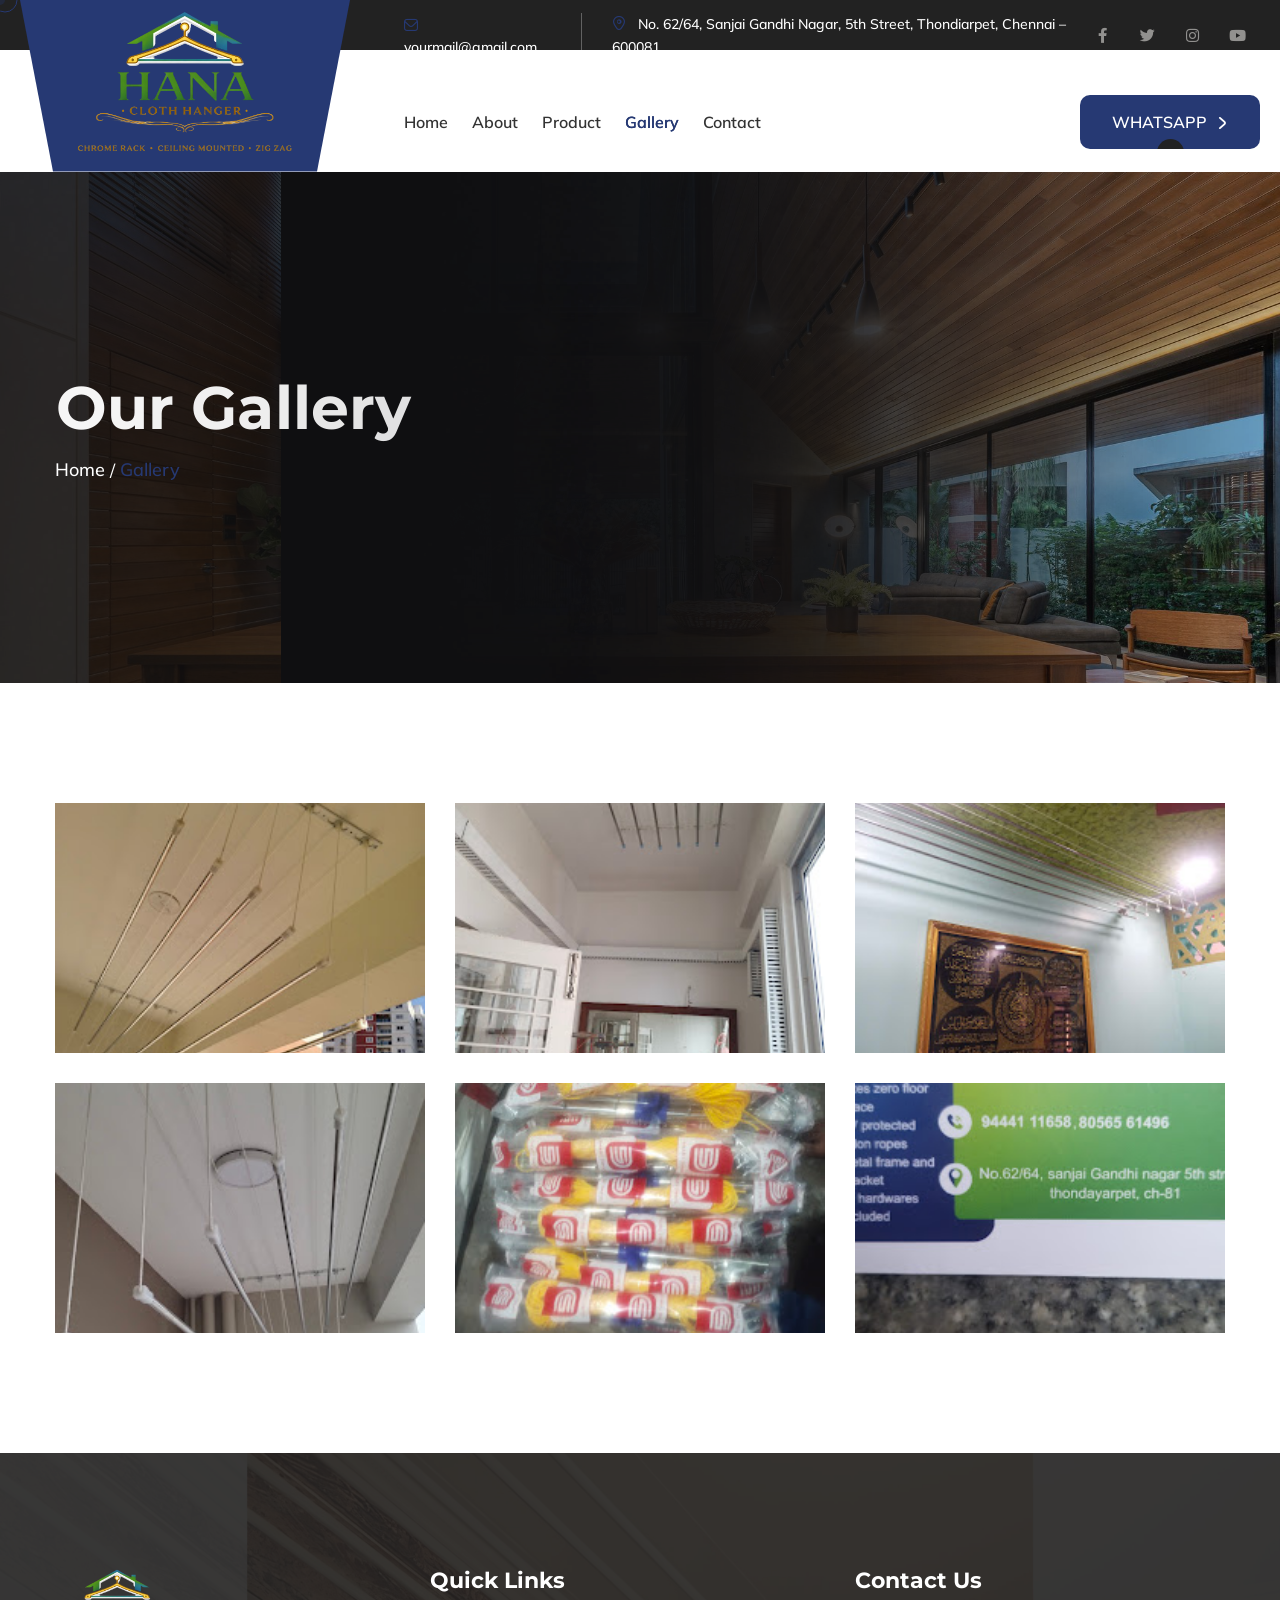
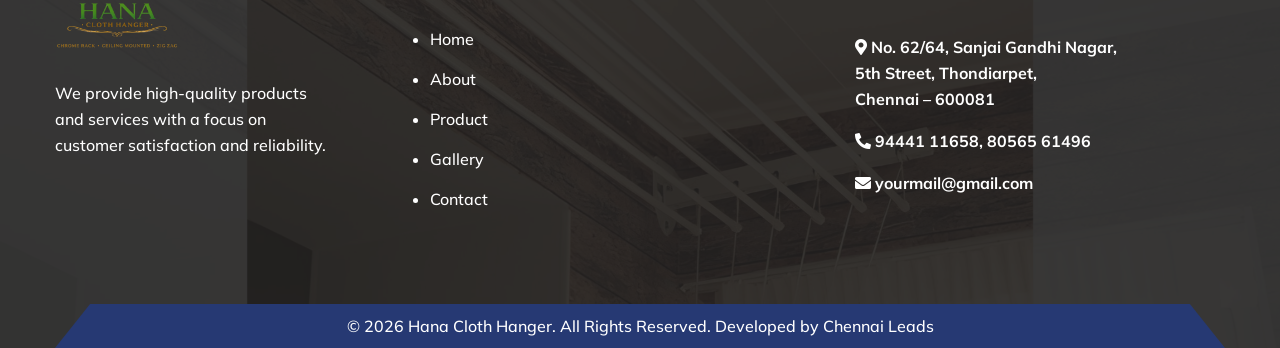
<file: gallery.html>
<!DOCTYPE html>
<html lang="en">


  
<head>
    <meta charset="UTF-8" />
    <meta name="viewport" content="width=device-width, initial-scale=1.0" />
    <title>Hana Cloth Hanger</title>
    <!-- favicons Icons -->
    <link rel="apple-touch-icon" sizes="180x180" href="assets/images/favicons/apple-touch-icon.png" />
    <link rel="icon" type="image/png" sizes="32x32" href="assets/images/favicons/favicon-32x32.png" />
    <link rel="icon" type="image/png" sizes="16x16" href="assets/images/favicons/favicon-16x16.png" />
    <link rel="manifest" href="assets/images/favicons/site.webmanifest" />
    <meta name="description" content="Rofiex is the perfect HTML template for your roofing business. It has a very modern and creative look. We built this template specially for the metal roofing, industrial roofing, construction, roof installation, maintenance, renovation, repair service, roof repair, roofers, roofing, roofing services and roofing company related to any business website." />

    <!-- fonts -->
    <link rel="preconnect" href="https://fonts.googleapis.com/">
    <link rel="preconnect" href="https://fonts.gstatic.com/" crossorigin>
    <link href="https://fonts.googleapis.com/css2?family=Montserrat:ital,wght@0,100..900;1,100..900&amp;family=Mulish:ital,wght@0,200..1000;1,200..1000&amp;family=Work+Sans:ital,wght@0,100..900;1,100..900&amp;display=swap" rel="stylesheet">

    <link rel="stylesheet" href="assets/vendors/bootstrap/css/bootstrap.min.css" />
    <link rel="stylesheet" href="assets/vendors/bootstrap-select/bootstrap-select.min.css" />
    <link rel="stylesheet" href="assets/vendors/animate/animate.min.css" />
    <link rel="stylesheet" href="assets/vendors/fontawesome/css/all.min.css" />
    <link rel="stylesheet" href="assets/vendors/jquery-ui/jquery-ui.css" />
    <link rel="stylesheet" href="assets/vendors/date-time-picker/jquery.datetimepicker.min.css" />
    <link rel="stylesheet" href="assets/vendors/jarallax/jarallax.css" />
    <link rel="stylesheet" href="assets/vendors/jquery-magnific-popup/jquery.magnific-popup.css" />
    <link rel="stylesheet" href="assets/vendors/nouislider/nouislider.min.css" />
    <link rel="stylesheet" href="assets/vendors/nouislider/nouislider.pips.css" />
    <link rel="stylesheet" href="assets/vendors/tiny-slider/tiny-slider.css" />
    <link rel="stylesheet" href="assets/vendors/rofiex-icons/style.css" />
    <link rel="stylesheet" href="assets/vendors/slick/slick.css">
    <link rel="stylesheet" href="assets/vendors/owl-carousel/css/owl.carousel.min.css" />
    <link rel="stylesheet" href="assets/vendors/owl-carousel/css/owl.theme.default.min.css" />

    <!-- template styles -->
    <link rel="stylesheet" href="assets/css/rofiex.css" />
    <style>
    .footer-address {
        margin-bottom: 15px;
        line-height: 1.6;
    }
    .footer-address {
    color: #ffffff;
    font-weight: 700;
}.footer-contact {
    color: #ffffff;
    font-weight: 700;
}

.footer-contact a {
    color: #ffffff;
    font-weight: 700;
    text-decoration: none;
}
    </style>
</head>

<body class="custom-cursor">

    <div class="custom-cursor__cursor"></div>
    <div class="custom-cursor__cursor-two"></div>

  
    <!-- /.preloader -->
    <div class="page-wrapper">
         <header class="main-header sticky-header sticky-header--normal">
    <div class="main-header__inner">

        <!-- Logo -->
        <div class="main-header__logo">
            <a href="index.html">
                        <img src="assets/images/logo.png" alt="Rofiex HTML" width="223">
                    </a>
        </div><!-- /.main-header__logo -->

        <!-- Topbar -->
        <div class="main-header__topbar">
            <ul class="list-unstyled main-header__topbar__info">
                <li class="main-header__topbar__info__item">
                    <span class="icon-mail2"></span>
                    <a href="mailto:yourmail@gmail.com">yourmail@gmail.com</a>
                </li>
                <li class="main-header__topbar__info__item">
                    <span class="icon-location"></span>
                    No. 62/64, Sanjai Gandhi Nagar, 5th Street, Thondiarpet, Chennai – 600081
                </li>
            </ul><!-- /.list-unstyled topbar-one__info -->

            <div class="main-header__topbar__social">
                <a href="https://facebook.com/">
                    <i class="fab fa-facebook-f" aria-hidden="true"></i>
                    <span class="sr-only">Facebook</span>
                </a>
                <a href="https://twitter.com/">
                    <i class="fab fa-twitter" aria-hidden="true"></i>
                    <span class="sr-only">Twitter</span>
                </a>
                <a href="https://instagram.com/">
                    <i class="fab fa-instagram" aria-hidden="true"></i>
                    <span class="sr-only">Instagram</span>
                </a>
                <a href="https://www.youtube.com/">
                    <i class="fab fa-youtube" aria-hidden="true"></i>
                    <span class="sr-only">Youtube</span>
                </a>
            </div>
        </div><!-- /.main-header__topbar -->

        <!-- Navigation -->
        <div class="main-header__bottom">
            <nav class="main-header__nav main-menu">
                <ul class="main-menu__list">
                    <li><a href="index.html">Home</a></li>
                    <li><a href="about.html">About</a></li>
                    <li><a href="product.html">Product</a></li>
                    <li><a href="gallery.html">Gallery</a></li>
                    <li><a href="contact.html">Contact</a></li>
                </ul>
            </nav><!-- /.main-header__nav -->

            <!-- Right side -->
            <div class="main-header__right">
                <div class="mobile-nav__btn mobile-nav__toggler">
                    <span></span>
                    <span></span>
                    <span></span>
                </div><!-- /.mobile-nav__toggler -->

                <!-- WhatsApp Button -->
                <a href="https://wa.me/9444111658" target="_blank" class="rofiex-btn main-header__btn">
                    <span>WhatsApp<i class="icon-arrow-right4"></i></span>
                </a><!-- /.main-header__btn -->
            </div><!-- /.main-header__right -->
        </div><!-- /.main-header__bottom -->

    </div><!-- /.main-header__inner -->
</header>
        <section class="page-header">
            <div class="page-header__bg"></div><!-- /.page-header__bg -->
            <div class="page-header__shape"></div><!-- /.page-header__shape -->
            <div class="container">
                <h2 class="page-header__title bw-split-in-right">Our Gallery</h2>
                <ul class="rofiex-breadcrumb list-unstyled">
                    <li><a href="index.html">Home</a></li>
                    <li>Gallery</li>
                </ul><!-- /.thm-breadcrumb list-unstyled -->
            </div><!-- /.container -->
        </section><!-- /.page-header -->


      <section class="gallery-page">
    <div class="container">
        <div class="row gutter-y-30">

            <!-- Gallery Card Template -->
            <div class="col-md-4">
                <div class="gallery-page__card" style="height: 250px; overflow: hidden;">
                    <img src="assets/images/new/1.jpg" alt="Hana Cloth Hanger" style="width: 100%; height: 100%; object-fit: cover;">
                    <div class="gallery-page__card__hover">
                        <a href="assets/images/new/1.jpg" class="img-popup">
                            <span class="gallery-page__card__icon"></span>
                        </a>
                    </div>
                </div>
            </div>

            <div class="col-md-4">
                <div class="gallery-page__card" style="height: 250px; overflow: hidden;">
                    <img src="assets/images/new/2.jpg" alt="Hana Cloth Hanger" style="width: 100%; height: 100%; object-fit: cover;">
                    <div class="gallery-page__card__hover">
                        <a href="assets/images/new/2.jpg" class="img-popup">
                            <span class="gallery-page__card__icon"></span>
                        </a>
                    </div>
                </div>
            </div>

            <div class="col-md-4">
                <div class="gallery-page__card" style="height: 250px; overflow: hidden;">
                    <img src="assets/images/new/3.jpg" alt="Hana Cloth Hanger" style="width: 100%; height: 100%; object-fit: cover;">
                    <div class="gallery-page__card__hover">
                        <a href="assets/images/new/3.jpg" class="img-popup">
                            <span class="gallery-page__card__icon"></span>
                        </a>
                    </div>
                </div>
            </div>

            <div class="col-md-4">
                <div class="gallery-page__card" style="height: 250px; overflow: hidden;">
                    <img src="assets/images/new/4.jpg" alt="Hana Cloth Hanger" style="width: 100%; height: 100%; object-fit: cover;">
                    <div class="gallery-page__card__hover">
                        <a href="assets/images/new/4.jpg" class="img-popup">
                            <span class="gallery-page__card__icon"></span>
                        </a>
                    </div>
                </div>
            </div>

            <div class="col-md-4">
                <div class="gallery-page__card" style="height: 250px; overflow: hidden;">
                    <img src="assets/images/new/5.jpg" alt="Hana Cloth Hanger" style="width: 100%; height: 100%; object-fit: cover;">
                    <div class="gallery-page__card__hover">
                        <a href="assets/images/new/5.jpg" class="img-popup">
                            <span class="gallery-page__card__icon"></span>
                        </a>
                    </div>
                </div>
            </div>

            <div class="col-md-4">
                <div class="gallery-page__card" style="height: 250px; overflow: hidden;">
                    <img src="assets/images/new/6.jpg" alt="Hana Cloth Hanger" style="width: 100%; height: 100%; object-fit: cover;">
                    <div class="gallery-page__card__hover">
                        <a href="assets/images/new/6.jpg" class="img-popup">
                            <span class="gallery-page__card__icon"></span>
                        </a>
                    </div>
                </div>
            </div>

        </div><!-- /.row -->
    </div><!-- /.container -->
</section>

        
       
        
        
        <footer class="main-footer main-footer--two">
    <div class="main-footer__bg" style="background-image: url(assets/images/new/about-1.png);"></div>
    <div class="container">
        <div class="row">

            <!-- About -->
            <div class="col-md-6 col-xl-4">
                <div class="footer-widget footer-widget--about">
                    <a class="footer-widget__logo" href="index.html">
                    <img src="assets/images/logo.png" width="125" alt="Hana Cloth Hanger">
                    </a>
                    <p class="footer-widget__text">
                        We provide high-quality products and services with a focus on customer satisfaction and reliability.
                    </p>
                </div>
            </div>

            <!-- Quick Links -->
            <div class="col-md-6 col-xl-4">
                <div class="footer-widget footer-widget--links">
                    <h2 class="footer-widget__title">Quick Links</h2>
                    <ul class="list-styled footer-widget__links">
                        <li><a href="index.html">Home</a></li>
                        <li><a href="about.html">About</a></li>
                        <li><a href="product.html">Product</a></li>
                        <li><a href="gallery.html">Gallery</a></li>
                        <li><a href="contact.html">Contact</a></li>
                    </ul>
                </div>
            </div>

            <!-- Contact Details -->
            <div class="col-md-6 col-xl-4">
                <div class="footer-widget footer-widget--contact">
                    <h2 class="footer-widget__title">Contact Us</h2>
                    <p class="footer-contact">
                        <i class="fas fa-map-marker-alt"></i>
                        No. 62/64, Sanjai Gandhi Nagar,<br>
                        5th Street, Thondiarpet,<br>
                        Chennai – 600081
                    </p>
                    <p class="footer-contact">
                        <i class="fas fa-phone-alt"></i>
                        <a href="tel:9444111658">94441 11658</a>, 
                        <a href="tel:8056561496">80565 61496</a>
                    </p>
                    <p class="footer-contact">
                        <i class="fas fa-envelope"></i>
                        <a href="mailto:yourmail@gmail.com">yourmail@gmail.com</a>
                    </p>
                </div>
            </div>

        </div>

        <!-- Bottom -->
        <div class="main-footer__bottom">
            <p class="main-footer__copyright">
                &copy; <span id="year"></span> Hana Cloth Hanger. All Rights Reserved. Developed by Chennai Leads
            </p>
        </div>
    </div>
</footer>

<!-- Dynamic Year Script -->
<script>
    document.getElementById("year").textContent = new Date().getFullYear();
</script>

<!-- Mobile Nav -->
<div class="mobile-nav__wrapper">
    <div class="mobile-nav__overlay mobile-nav__toggler"></div>
    <div class="mobile-nav__content">
        <span class="mobile-nav__close mobile-nav__toggler"><i class="fa fa-times"></i></span>
        <div class="logo-box">
                            <a href="index.html" aria-label="logo image"><img src="assets/images/logo.png" alt="rofiex" width="223"></a>

        </div>
        <div class="mobile-nav__container"></div>
        <ul class="mobile-nav__contact list-unstyled">
            <li>
                <i class="fa fa-envelope"></i>
                <a href="mailto:yourmail@gmail.com">yourmail@gmail.com</a>
            </li>
            <li>
                <i class="fa fa-phone-alt"></i>
                <a href="tel:9444111658">94441 11658</a>, 80565 61496
            </li>
        </ul>
        <div class="mobile-nav__social">
            <a href="https://facebook.com/"><i class="fab fa-facebook-f"></i></a>
            <a href="https://twitter.com/"><i class="fab fa-twitter"></i></a>
            <a href="https://instagram.com/"><i class="fab fa-instagram"></i></a>
            <a href="https://www.youtube.com/"><i class="fab fa-youtube"></i></a>
        </div>
    </div>
</div>

<!-- Sidebar -->
<aside class="sidebar-one">
    <div class="sidebar-one__overlay"></div>
    <div class="sidebar-one__content">
        <div class="sidebar-one__close"><i class="icon-close"></i></div>
        <div class="sidebar-one__logo">
            <a href="index.html" aria-label="logo image">
                <h2 style="color:#fff; font-size:28px; margin:0;">Hana Cloth Hanger</h2>
            </a>
        </div>
        <p class="sidebar-one__text">
            We provide high-quality products and services with a focus on customer satisfaction.
        </p>
        <h4 class="sidebar-one__title">Contact Info:</h4>
        <ul class="sidebar-one__info">
            <li><span class="fas fa-map-marker-alt"></span> No. 62/64, Sanjai Gandhi Nagar, 5th Street, Thondiarpet, Chennai – 600081</li>
            <li><span class="fas fa-envelope"></span> <a href="mailto:yourmail@gmail.com">yourmail@gmail.com</a></li>
            <li><span class="fas fa-phone-alt"></span> <a href="tel:9444111658">94441 11658</a>, 80565 61496</li>
        </ul>
        <div class="sidebar-one__social">
            <a href="https://facebook.com/"><i class="fab fa-facebook-f"></i></a>
            <a href="https://twitter.com/"><i class="fab fa-twitter"></i></a>
            <a href="https://instagram.com/"><i class="fab fa-instagram"></i></a>
            <a href="https://www.youtube.com/"><i class="fab fa-youtube"></i></a>
        </div>
    </div>
</aside>
    <!-- Sidebar One Start -->

    <!-- back-to-top-start -->
    <a href="#" class="scroll-top">
        <svg class="scroll-top__circle" width="100%" height="100%" viewBox="-1 -1 102 102">
            <path d="M50,1 a49,49 0 0,1 0,98 a49,49 0 0,1 0,-98" />
        </svg>
    </a>
    <!-- back-to-top-end -->


    <script src="assets/vendors/jquery/jquery-3.7.0.min.js"></script>
    <script src="assets/vendors/bootstrap/js/bootstrap.bundle.min.js"></script>
    <script src="assets/vendors/bootstrap-select/bootstrap-select.min.js"></script>
    <script src="assets/vendors/jarallax/jarallax.min.js"></script>
    <script src="assets/vendors/jquery-ui/jquery-ui.js"></script>
    <script src="assets/vendors/date-time-picker/jquery.datetimepicker.min.js"></script>
    <script src="assets/vendors/jquery-ajaxchimp/jquery.ajaxchimp.min.js"></script>
    <script src="assets/vendors/jquery-appear/jquery.appear.min.js"></script>
    <script src="assets/vendors/jquery-circle-progress/jquery.circle-progress.min.js"></script>
    <script src="assets/vendors/jquery-magnific-popup/jquery.magnific-popup.min.js"></script>
    <script src="assets/vendors/jquery-validate/jquery.validate.min.js"></script>
    <script src="assets/vendors/nouislider/nouislider.min.js"></script>
    <script src="assets/vendors/tiny-slider/tiny-slider.js"></script>
    <script src="assets/vendors/wnumb/wNumb.min.js"></script>
    <script src="assets/vendors/owl-carousel/js/owl.carousel.min.js"></script>
    <script src="assets/vendors/wow/wow.js"></script>
    <script src="assets/vendors/imagesloaded/imagesloaded.min.js"></script>
    <script src="assets/vendors/isotope/isotope.js"></script>
    <script src="assets/vendors/slick/slick.min.js"></script>
    <script src="assets/vendors/countdown/countdown.min.js"></script>
    <script src="assets/vendors/jquery-circleType/jquery.circleType.js"></script>
    <script src="assets/vendors/jquery-lettering/jquery.lettering.min.js"></script>
    <!-- gsap js -->
    <script src="assets/vendors/gsap/gsap.js"></script>
    <script src="assets/vendors/gsap/scrolltrigger.min.js"></script>
    <script src="assets/vendors/gsap/splittext.min.js"></script>
    <script src="assets/vendors/gsap/rofiex-split.js"></script>
    <!-- template js -->
    <script src="assets/js/rofiex.js"></script>
</body>


  
</html>
</file>
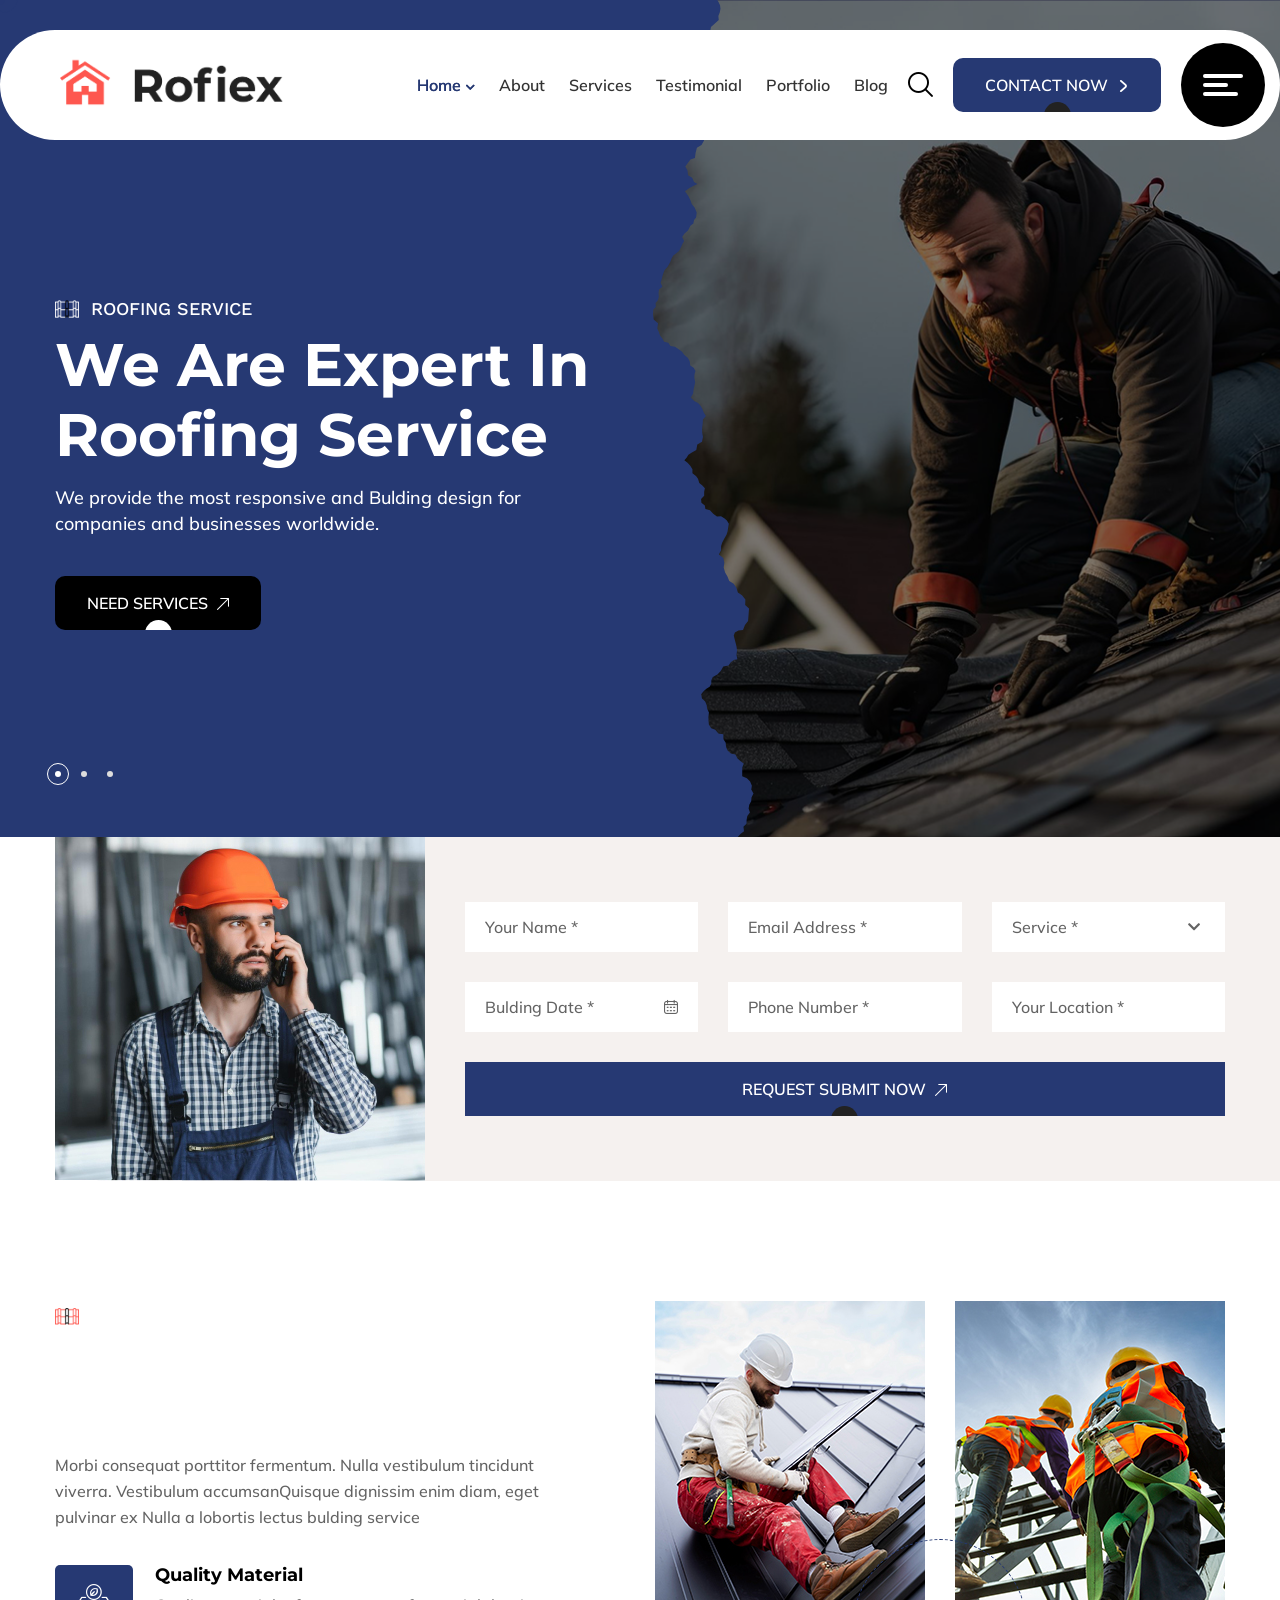
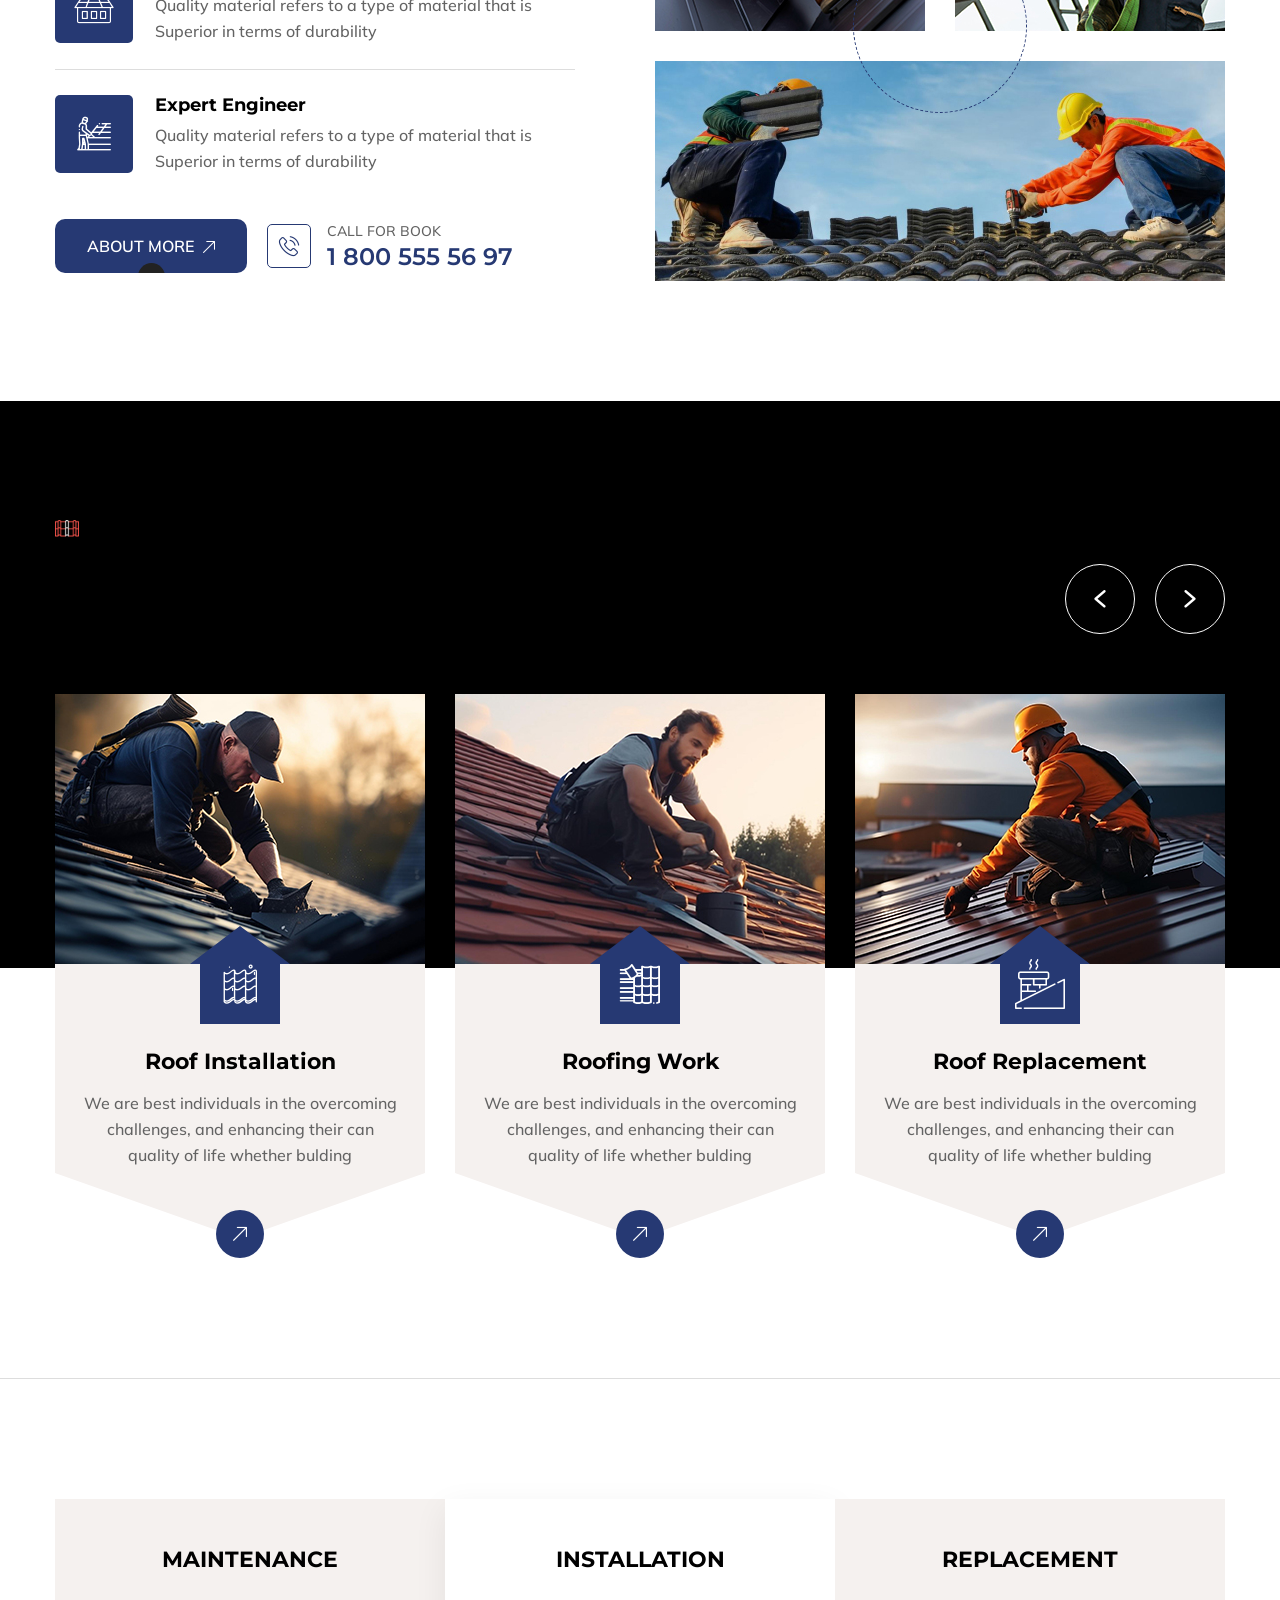
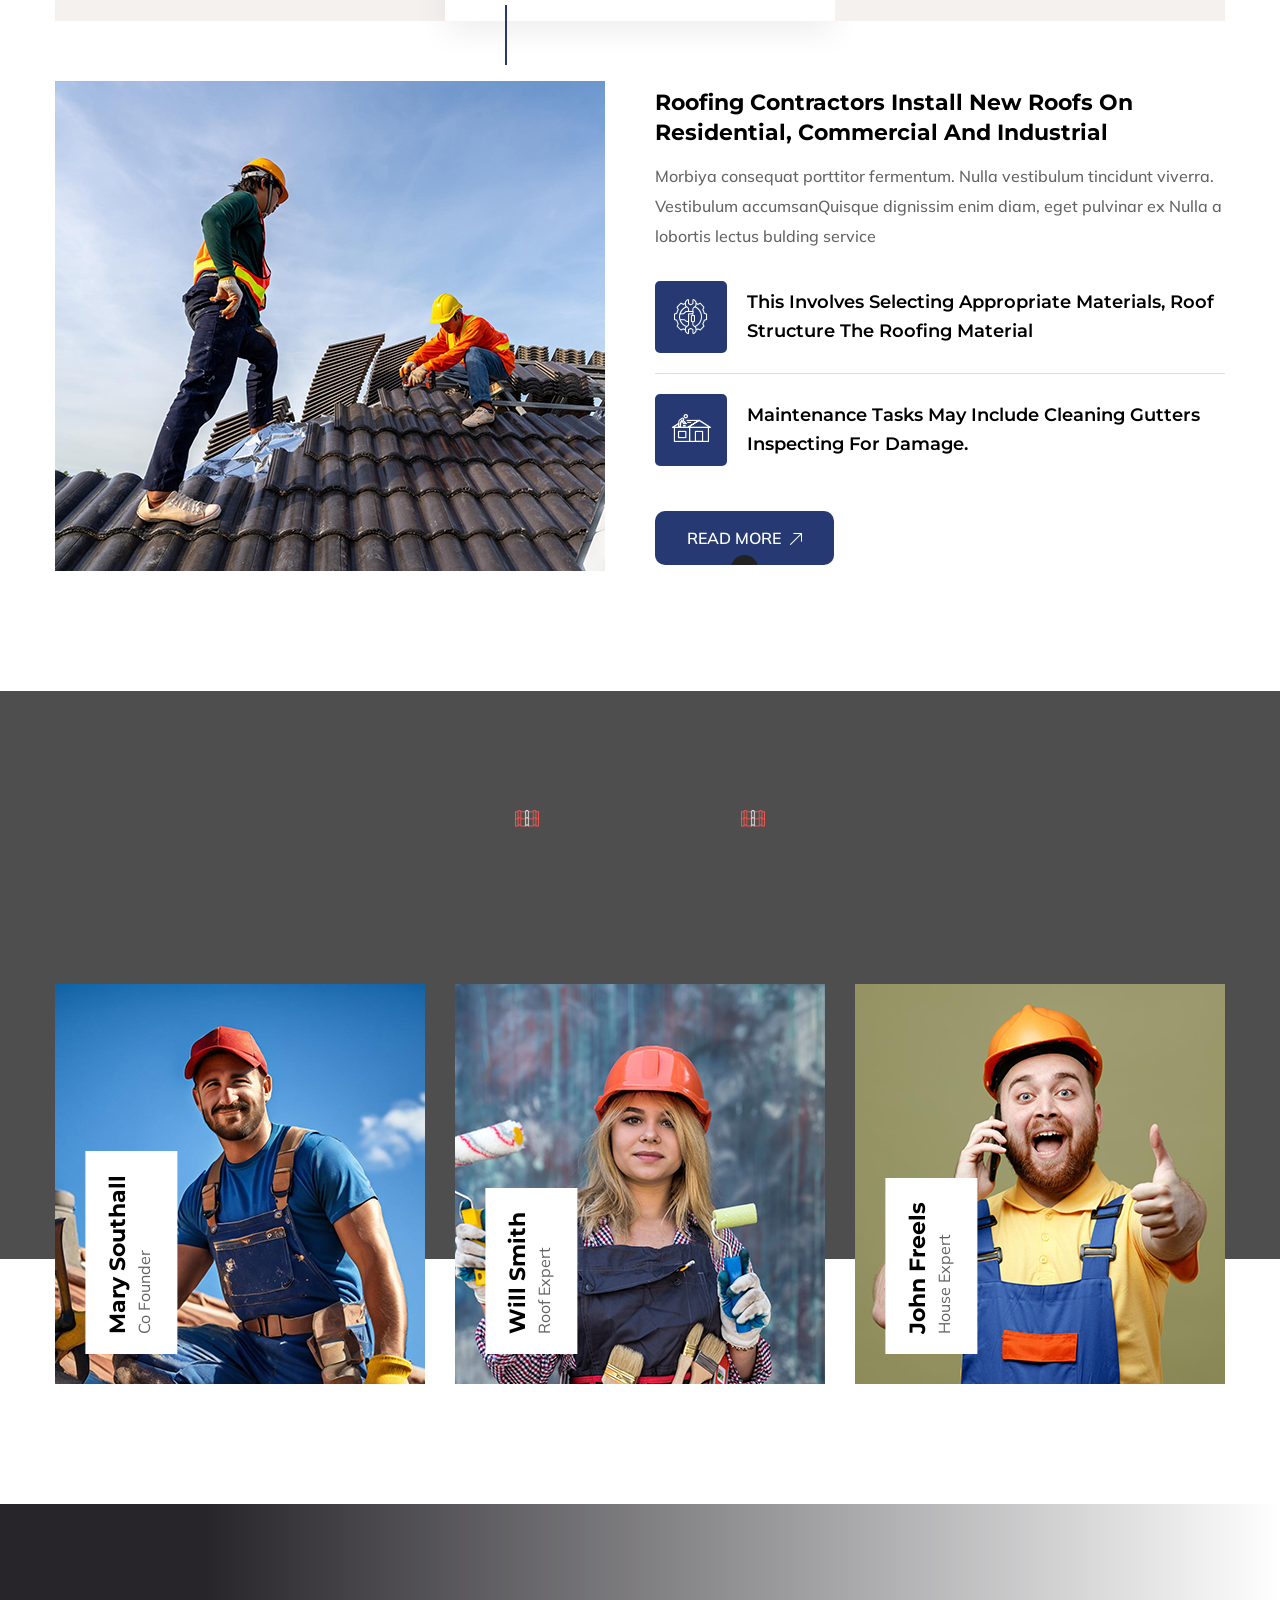
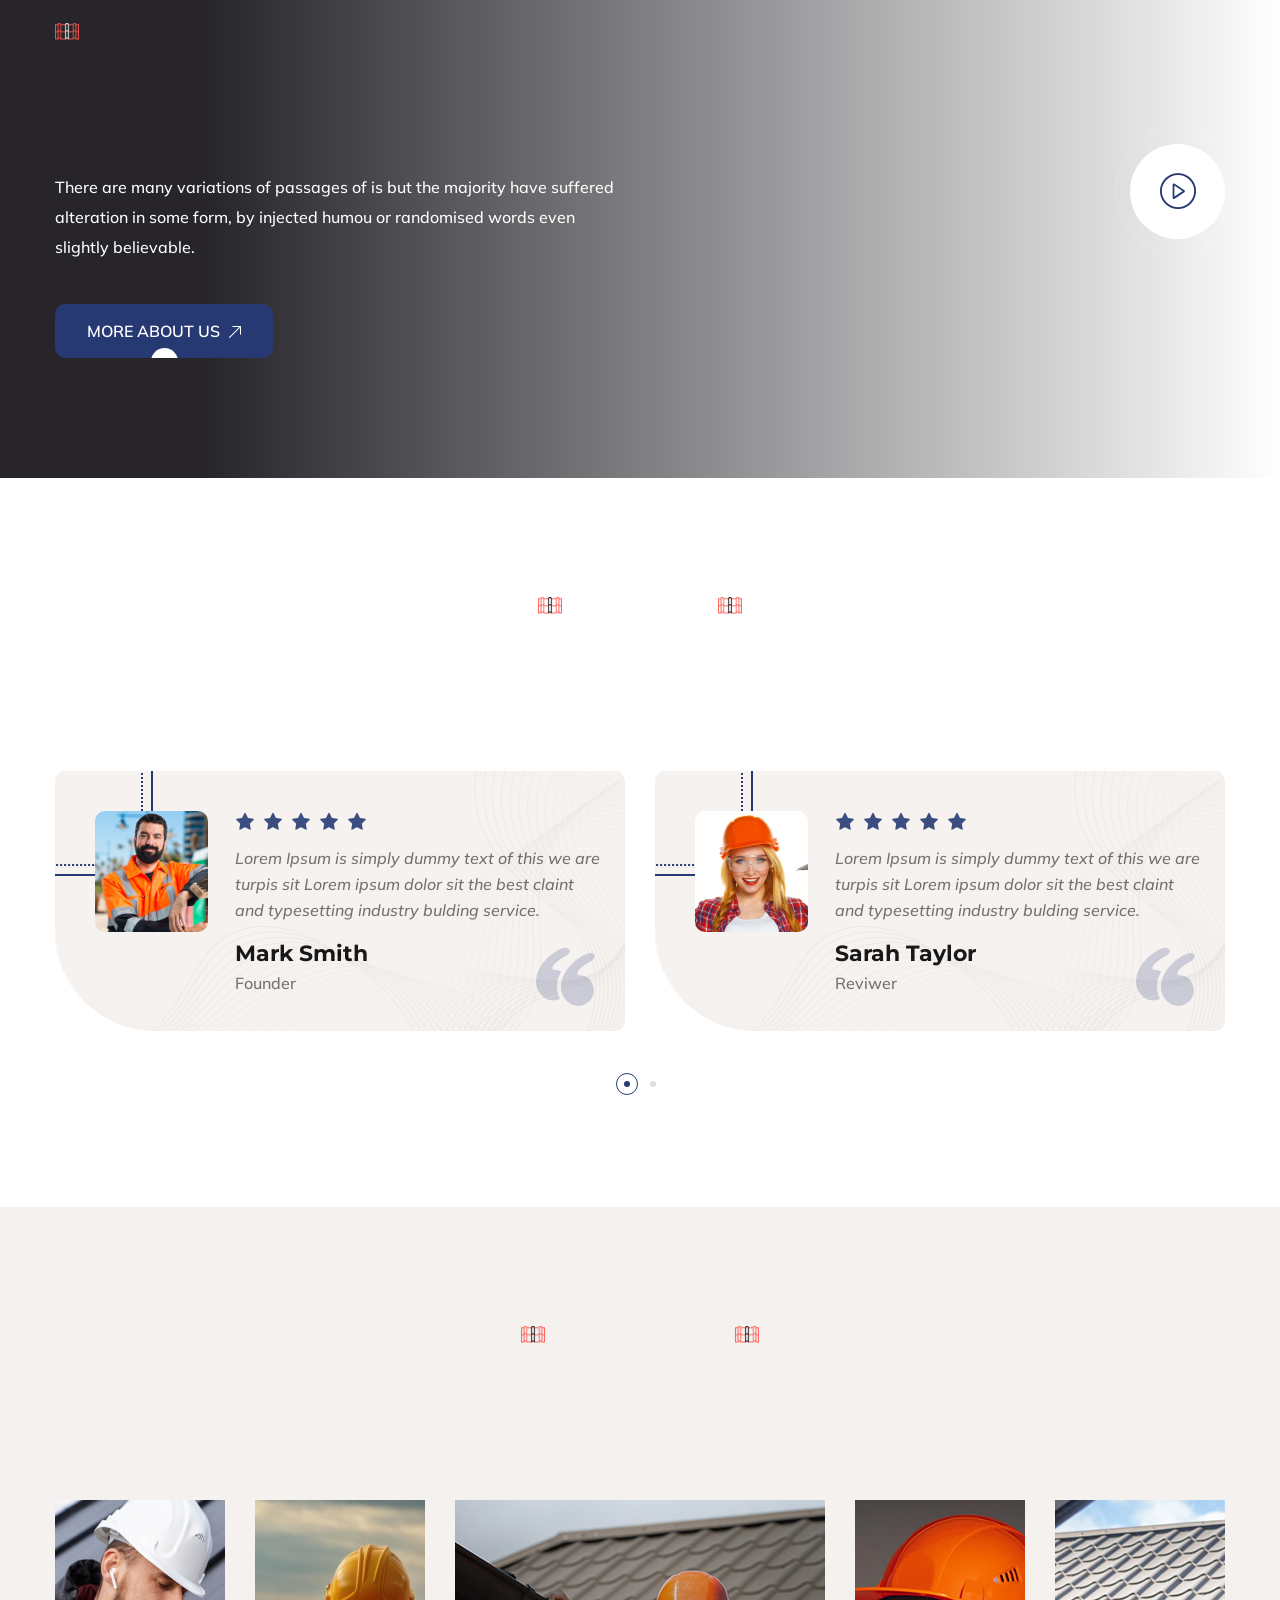
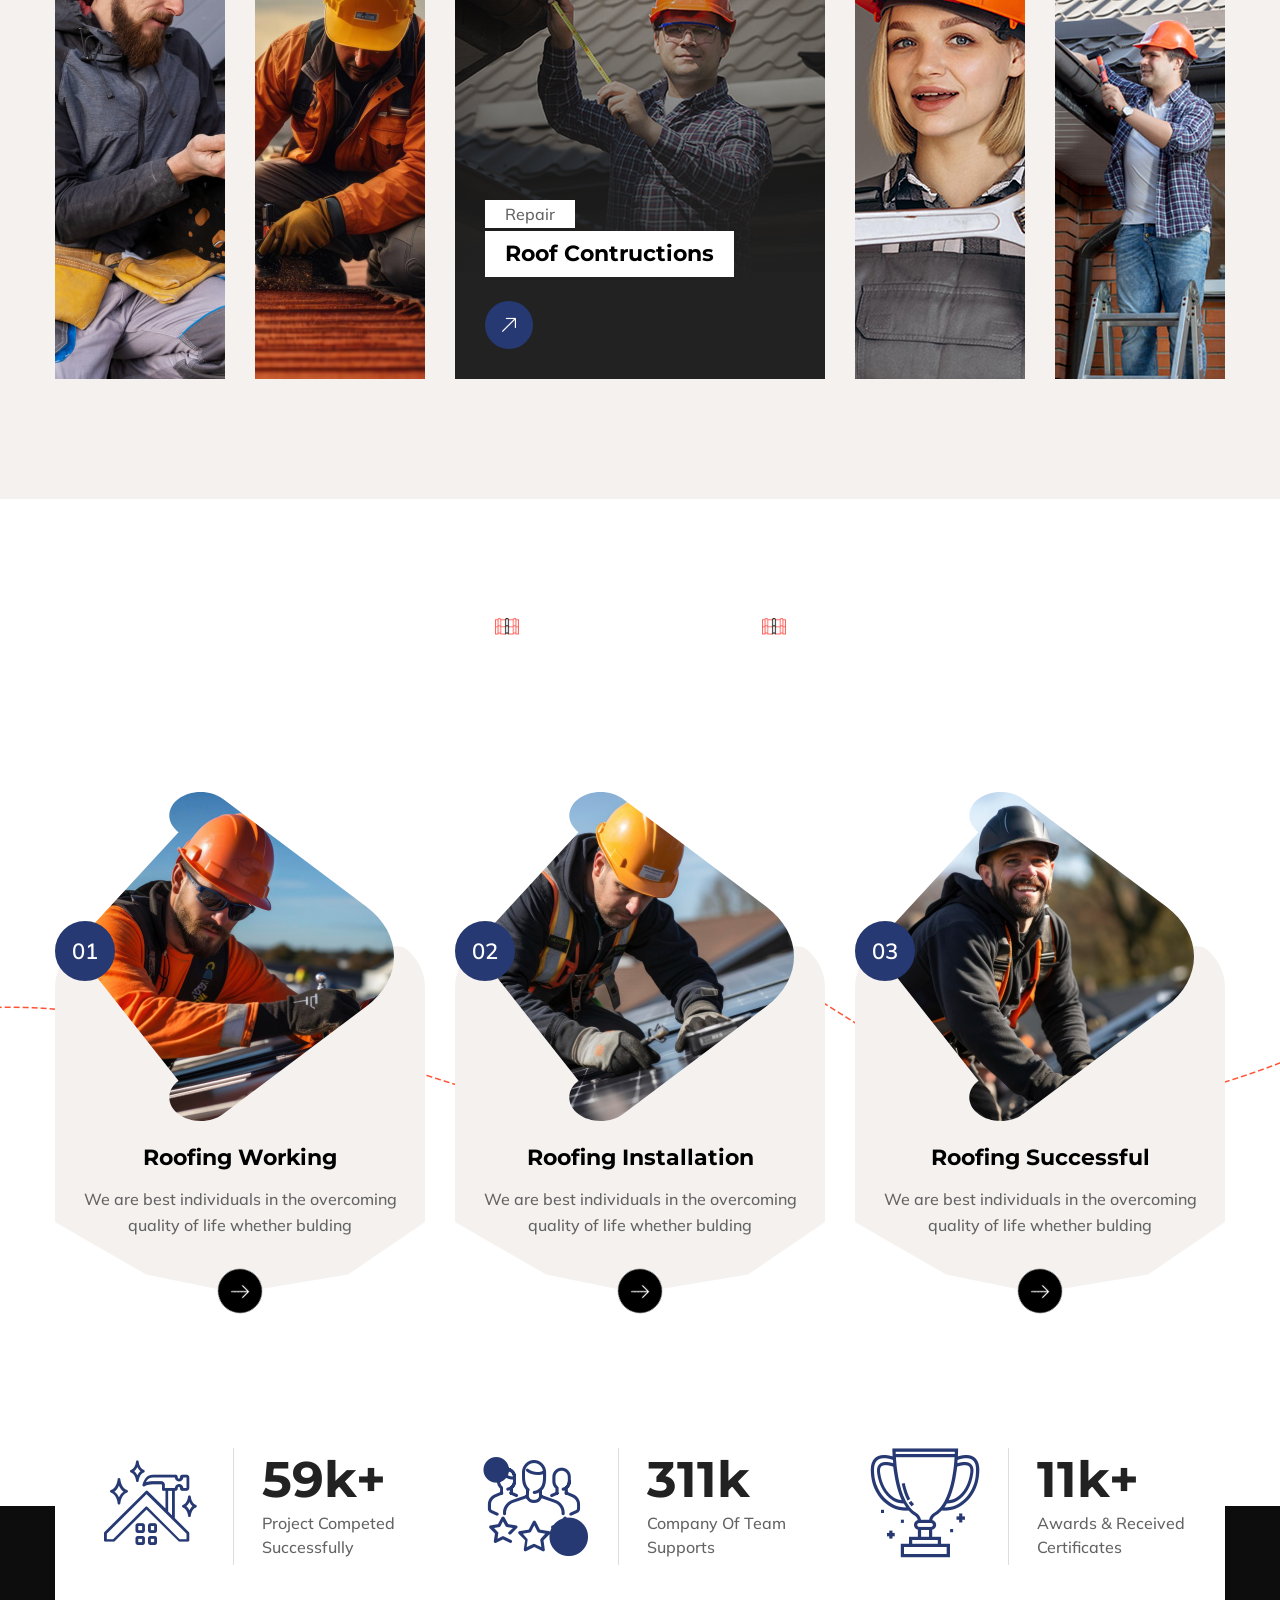
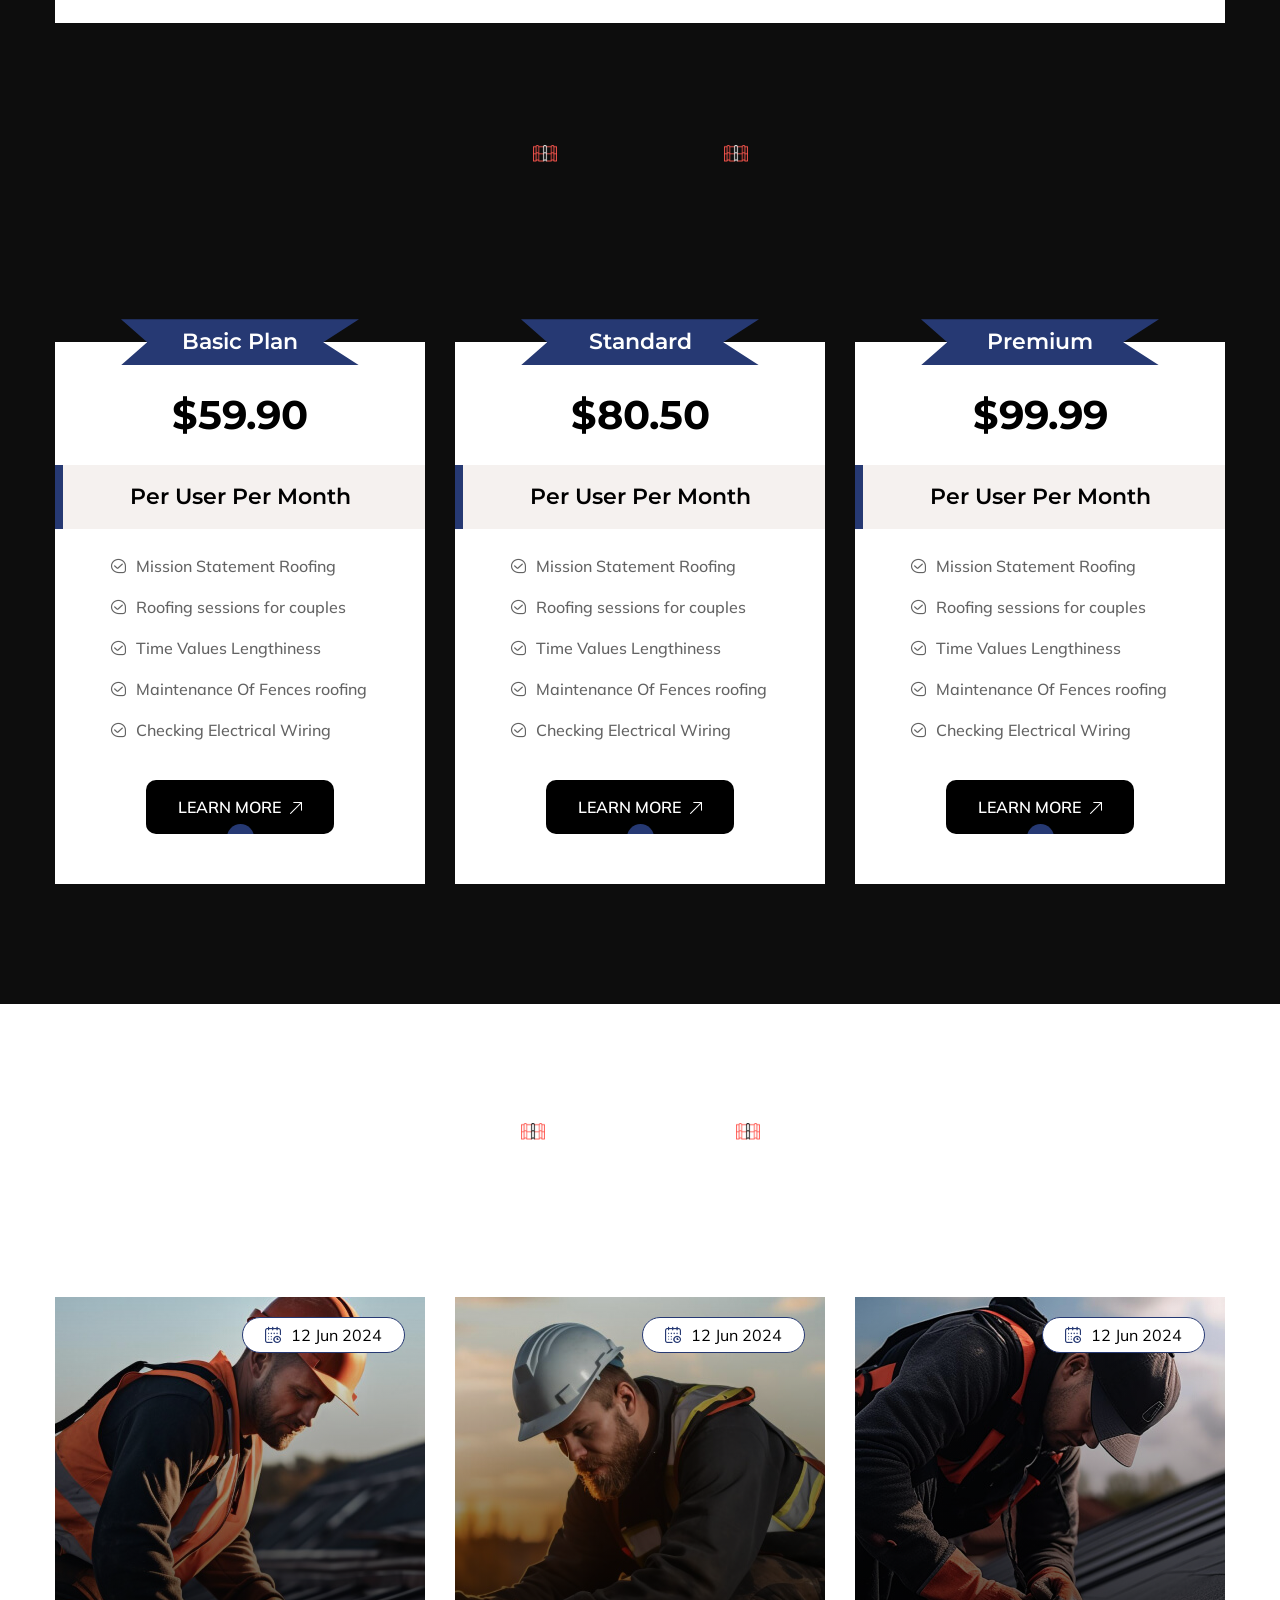
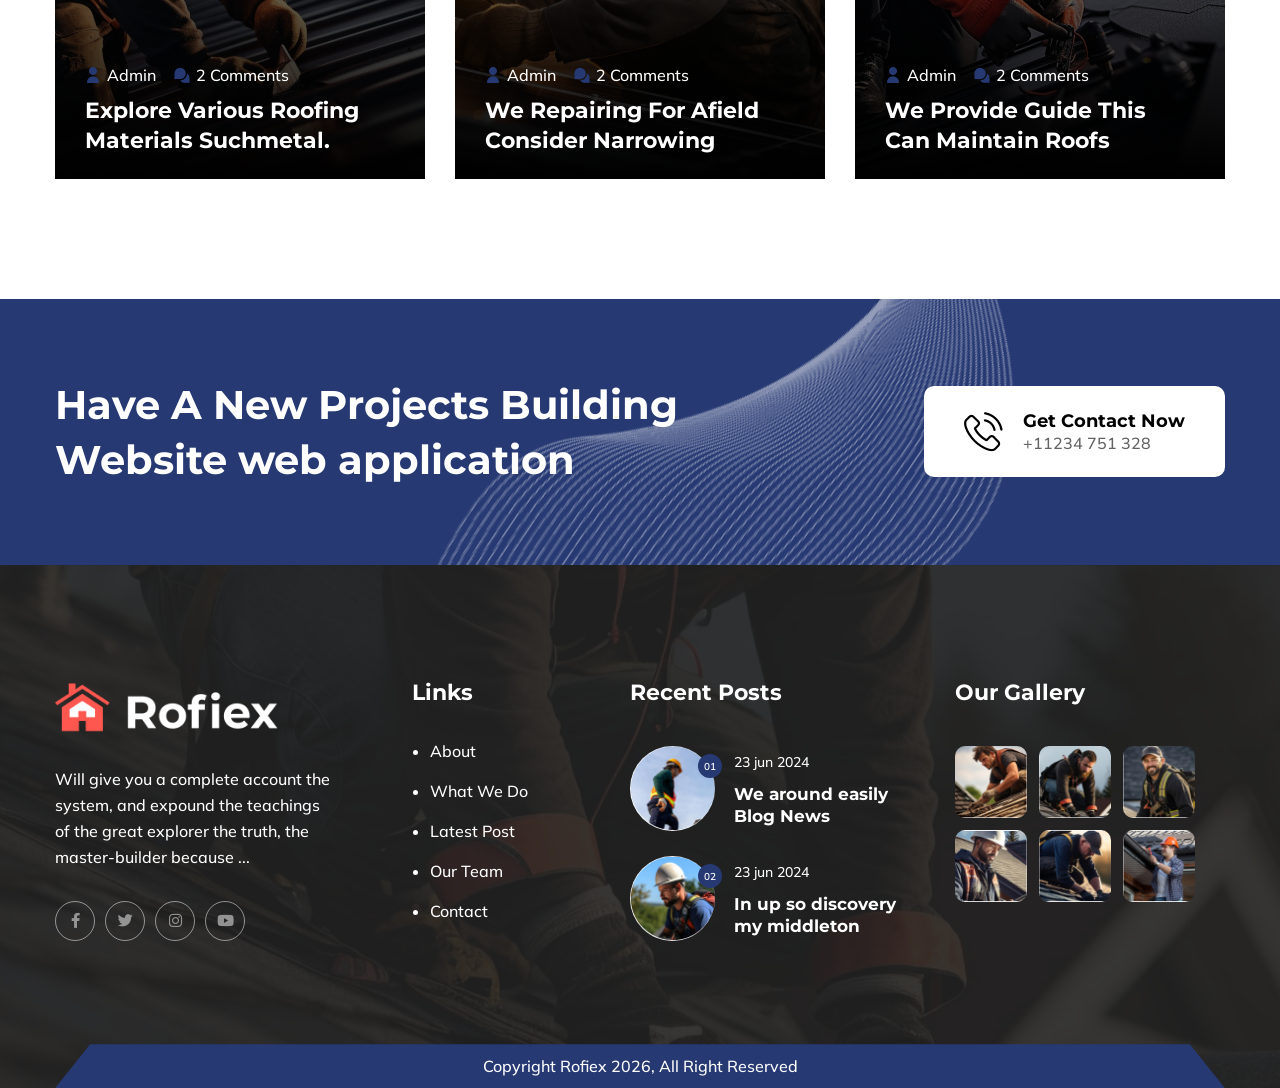
<file: index-2-one-page.html>
<!DOCTYPE html>
<html lang="en">


<!-- Mirrored from bracketweb.com/rofiex-html/index-2-one-page.html by HTTrack Website Copier/3.x [XR&CO'2014], Wed, 01 Apr 2026 07:17:10 GMT -->
<head>
    <meta charset="UTF-8" />
    <meta name="viewport" content="width=device-width, initial-scale=1.0" />
    <title>Home Two || Rofiex || HTML Template For Roofing Services</title>
    <!-- favicons Icons -->
    <link rel="apple-touch-icon" sizes="180x180" href="assets/images/favicons/apple-touch-icon.png" />
    <link rel="icon" type="image/png" sizes="32x32" href="assets/images/favicons/favicon-32x32.png" />
    <link rel="icon" type="image/png" sizes="16x16" href="assets/images/favicons/favicon-16x16.png" />
    <link rel="manifest" href="assets/images/favicons/site.webmanifest" />
    <meta name="description" content="Rofiex is the perfect HTML template for your roofing business. It has a very modern and creative look. We built this template specially for the metal roofing, industrial roofing, construction, roof installation, maintenance, renovation, repair service, roof repair, roofers, roofing, roofing services and roofing company related to any business website." />

    <!-- fonts -->
    <link rel="preconnect" href="https://fonts.googleapis.com/">
    <link rel="preconnect" href="https://fonts.gstatic.com/" crossorigin>
    <link href="https://fonts.googleapis.com/css2?family=Montserrat:ital,wght@0,100..900;1,100..900&amp;family=Mulish:ital,wght@0,200..1000;1,200..1000&amp;family=Work+Sans:ital,wght@0,100..900;1,100..900&amp;display=swap" rel="stylesheet">

    <link rel="stylesheet" href="assets/vendors/bootstrap/css/bootstrap.min.css" />
    <link rel="stylesheet" href="assets/vendors/bootstrap-select/bootstrap-select.min.css" />
    <link rel="stylesheet" href="assets/vendors/animate/animate.min.css" />
    <link rel="stylesheet" href="assets/vendors/fontawesome/css/all.min.css" />
    <link rel="stylesheet" href="assets/vendors/jquery-ui/jquery-ui.css" />
    <link rel="stylesheet" href="assets/vendors/date-time-picker/jquery.datetimepicker.min.css" />
    <link rel="stylesheet" href="assets/vendors/jarallax/jarallax.css" />
    <link rel="stylesheet" href="assets/vendors/jquery-magnific-popup/jquery.magnific-popup.css" />
    <link rel="stylesheet" href="assets/vendors/nouislider/nouislider.min.css" />
    <link rel="stylesheet" href="assets/vendors/nouislider/nouislider.pips.css" />
    <link rel="stylesheet" href="assets/vendors/tiny-slider/tiny-slider.css" />
    <link rel="stylesheet" href="assets/vendors/rofiex-icons/style.css" />
    <link rel="stylesheet" href="assets/vendors/slick/slick.css">
    <link rel="stylesheet" href="assets/vendors/owl-carousel/css/owl.carousel.min.css" />
    <link rel="stylesheet" href="assets/vendors/owl-carousel/css/owl.theme.default.min.css" />

    <!-- template styles -->
    <link rel="stylesheet" href="assets/css/rofiex.css" />
</head>

<body class="custom-cursor">

    <div class="custom-cursor__cursor"></div>
    <div class="custom-cursor__cursor-two"></div>

    <div class="preloader">
        <div class="preloader__image" style="background-image: url(assets/images/loader.png);"></div>
    </div>
    <!-- /.preloader -->
    <div class="page-wrapper">
        <header class="main-header main-header--two sticky-header sticky-header--one-page">
            <div class="main-header__inner">
                <div class="main-header__logo">
                    <a href="index.html">
                        <img src="assets/images/logo-dark.png" alt="Rofiex HTML" width="223">
                    </a>
                </div><!-- /.main-header__logo -->
                <nav class="main-header__nav main-menu">
                    <ul class="main-menu__list one-page-scroll-menu">
                        <li class="dropdown megamenu scrollToLink current">
                            <a href="#home">Home</a>
                            <ul>
                                <li>
                                    <section class="home-showcase">
                                        <div class="container">
                                            <div class="home-showcase__inner">
                                                <div class="row">
                                                    <div class="col-md-6 col-lg-3">
                                                        <div class="demo-one__card">
                                                            <div class="demo-one__image">
                                                                <img src="assets/images/rofiex-landing/home-1.jpg" alt="rofiex">
                                                                <div class="demo-one__btns">
                                                                    <a href="index.html" class="rofiex-btn demo-one__btn">
                                                                        <span>Multi Page</span>
                                                                    </a><!-- /.thm-btn demo-one__btn -->
                                                                    <a href="index-one-page.html" class="rofiex-btn demo-one__btn">
                                                                        <span>One Page</span>
                                                                    </a><!-- /.thm-btn demo-one__btn -->
                                                                </div><!-- /.demo-one__btns -->
                                                            </div><!-- /.demo-one__image -->
                                                            <div class="demo-one__content">
                                                                <h3 class="demo-one__title">
                                                                    <a href="index.html">Home Page 01</a>
                                                                </h3><!-- /.demo-one__title -->
                                                            </div><!-- /.demo-one__content -->
                                                        </div><!-- /.demo-one__card -->
                                                    </div><!-- /.col-md-6 col-lg-3 -->
                                                    <div class="col-md-6 col-lg-3">
                                                        <div class="demo-one__card">
                                                            <div class="demo-one__image">
                                                                <img src="assets/images/rofiex-landing/home-2.jpg" alt="rofiex">
                                                                <div class="demo-one__btns">
                                                                    <a href="index-2.html" class="rofiex-btn demo-one__btn">
                                                                        <span>Multi Page</span>
                                                                    </a><!-- /.thm-btn demo-one__btn -->
                                                                    <a href="index-2-one-page.html" class="rofiex-btn demo-one__btn">
                                                                        <span>One Page</span>
                                                                    </a><!-- /.thm-btn demo-one__btn -->
                                                                </div><!-- /.demo-one__btns -->
                                                            </div><!-- /.demo-one__image -->
                                                            <div class="demo-one__content">
                                                                <h3 class="demo-one__title">
                                                                    <a href="index-2.html">Home Page 02</a>
                                                                </h3><!-- /.demo-one__title -->
                                                            </div><!-- /.demo-one__content -->
                                                        </div><!-- /.demo-one__card -->
                                                    </div><!-- /.col-md-6 col-lg-3 -->
                                                    <div class="col-md-6 col-lg-3">
                                                        <div class="demo-one__card">
                                                            <div class="demo-one__image">
                                                                <img src="assets/images/rofiex-landing/home-3.jpg" alt="rofiex">
                                                                <div class="demo-one__btns">
                                                                    <a href="index-3.html" class="rofiex-btn demo-one__btn">
                                                                        <span>Multi Page</span>
                                                                    </a><!-- /.thm-btn demo-one__btn -->
                                                                    <a href="index-3-one-page.html" class="rofiex-btn demo-one__btn">
                                                                        <span>One Page</span>
                                                                    </a><!-- /.thm-btn demo-one__btn -->
                                                                </div><!-- /.demo-one__btns -->
                                                            </div><!-- /.demo-one__image -->
                                                            <div class="demo-one__content">
                                                                <h3 class="demo-one__title">
                                                                    <a href="index-3.html">Home Page 03</a>
                                                                </h3><!-- /.demo-one__title -->
                                                            </div><!-- /.demo-one__content -->
                                                        </div><!-- /.demo-one__card -->
                                                    </div><!-- /.col-md-6 col-lg-3 -->
                                                    <div class="col-md-6 col-lg-3">
                                                        <div class="demo-one__card">
                                                            <div class="demo-one__image">
                                                                <img src="assets/images/rofiex-landing/home-rtl.jpg" alt="rofiex">
                                                                <div class="demo-one__btns">
                                                                    <a href="index-rtl.html" class="rofiex-btn demo-one__btn">
                                                                        <span>View Page</span>
                                                                    </a><!-- /.thm-btn demo-one__btn -->
                                                                </div><!-- /.demo-one__btns -->
                                                            </div><!-- /.demo-one__image -->
                                                            <div class="demo-one__content">
                                                                <h3 class="demo-one__title">
                                                                    <a href="index-rtl.html">Home RTL</a>
                                                                </h3><!-- /.demo-one__title -->
                                                            </div><!-- /.demo-one__content -->
                                                        </div><!-- /.demo-one__card -->
                                                    </div><!-- /.col-md-6 col-lg-3 -->
                                                </div><!-- /.row -->

                                            </div><!-- /.home-showcase__inner -->
                                        </div><!-- /.container -->
                                    </section>
                                </li>
                            </ul>
                        </li>
                        <li class="scrollToLink"><a href="#about">About</a></li>
                        <li class="scrollToLink"><a href="#services">Services</a></li>
                        <li class="scrollToLink"><a href="#testimonial">Testimonial</a></li>
                        <li class="scrollToLink"><a href="#portfolio">Portfolio</a></li>
                        <li class="scrollToLink"><a href="#blog">Blog</a></li>
                    </ul>
                </nav><!-- /.main-header__nav -->
                <div class="main-header__right">
                    <div class="mobile-nav__btn mobile-nav__toggler">
                        <span></span>
                        <span></span>
                        <span></span>
                    </div><!-- /.mobile-nav__toggler -->
                    <a href="#" class="search-toggler main-header__search">
                        <i class="icon-search" aria-hidden="true"></i>
                        <span class="sr-only">Search</span>
                    </a><!-- /.search-toggler -->
                    <a href="contact.html" class="rofiex-btn main-header__btn">
                        <span>Contact Now<i class="icon-arrow-right4"></i></span>
                    </a><!-- /.thm-btn main-header__btn -->
                    <a href="#" class="main-header__toggler">
                        <span></span>
                        <span></span>
                        <span></span>
                    </a><!-- /. main-header__toggler -->
                </div><!-- /.main-header__right -->
            </div><!-- /.main-header__inner -->
        </header><!-- /.main-header -->

        <!-- main-slider-start -->
        <section class="main-slider-two" id="home">
            <div class="main-slider-two__shape" style="background-image: url(assets/images/shapes/slider-2-shape.png);"></div>
            <div class="main-slider-two__carousel rofiex-owl__carousel owl-carousel" data-owl-options='{
		"loop": true,
		"animateOut": "fadeOut",
		"animateIn": "fadeIn",
		"items": 1,
		"autoplay": true,
		"autoplayTimeout": 7000,
		"smartSpeed": 1000,
		"nav": false,
        "navText": ["<span class=\"icon-left-arrow\"></span>","<span class=\"icon-right-arrow\"></span>"],
		"dots": true,
		"margin": 0
		}'>
                <div class="item">
                    <div class="main-slider-two__image" style="background-image: url(assets/images/backgrounds/slider-2-1.jpg);"></div>
                    <div class="container">
                        <div class="main-slider-two__content">
                            <h5 class="main-slider-two__sub-title"><img src="assets/images/shapes/sec-title__shape-two.png" alt="rofiex">Roofing Service</h5>
                            <h3 class="main-slider-two__title">We Are Expert In <br>Roofing Service</h3>
                            <p class="main-slider-two__text">
                                We provide the most responsive and Bulding design for <br>companies and businesses worldwide.
                            </p>
                            <div class="main-slider-two__btn">
                                <a href="services.html" class="rofiex-btn"><span>Need Services<i class="icon-up-right-arrow"></i></span></a>
                            </div>
                        </div>
                    </div>
                </div><!-- item -->
                <div class="item">
                    <div class="main-slider-two__image" style="background-image: url(assets/images/backgrounds/slider-2-2.jpg);"></div>
                    <div class="container">
                        <div class="main-slider-two__content">
                            <h5 class="main-slider-two__sub-title"><img src="assets/images/shapes/sec-title__shape-two.png" alt="rofiex">Roofing Service</h5>
                            <h3 class="main-slider-two__title">We Are Expert In <br>Roofing Service</h3>
                            <p class="main-slider-two__text">
                                We provide the most responsive and Bulding design for <br>companies and businesses worldwide.
                            </p>
                            <div class="main-slider-two__btn">
                                <a href="services.html" class="rofiex-btn"><span>Need Services<i class="icon-up-right-arrow"></i></span></a>
                            </div>
                        </div>
                    </div>
                </div><!-- item -->
                <div class="item">
                    <div class="main-slider-two__image" style="background-image: url(assets/images/backgrounds/slider-2-3.jpg);"></div>
                    <div class="container">
                        <div class="main-slider-two__content">
                            <h5 class="main-slider-two__sub-title"><img src="assets/images/shapes/sec-title__shape-two.png" alt="rofiex">Roofing Service</h5>
                            <h3 class="main-slider-two__title">We Are Expert In <br>Roofing Service</h3>
                            <p class="main-slider-two__text">
                                We provide the most responsive and Bulding design for <br>companies and businesses worldwide.
                            </p>
                            <div class="main-slider-two__btn">
                                <a href="services.html" class="rofiex-btn"><span>Need Services<i class="icon-up-right-arrow"></i></span></a>
                            </div>
                        </div>
                    </div>
                </div><!-- item -->
            </div><!-- banner-slider -->
        </section>
        <!-- main-slider-end -->

        <section class="contact-two">
            <div class="contact-two__bg"></div>
            <div class="container">
                <div class="row">
                    <div class="col-lg-4 wow fadeInLeft" data-wow-delay="100ms">
                        <div class="contact-two__image">
                            <img src="assets/images/resources/contact-2-1.jpg" alt="rofiex">
                        </div>
                    </div>
                    <div class="col-lg-8">
                        <form class="contact-two__form contact-form-validated form-one wow fadeInUp" data-wow-delay="300ms" action="https://bracketweb.com/rofiex-html/inc/sendemail.php">
                            <div class="form-one__group">
                                <div class="form-one__control">
                                    <input type="text" name="name" placeholder="Your Name *">
                                </div><!-- /.form-one__control -->
                                <div class="form-one__control">
                                    <input type="email" name="email" placeholder="Email Address *">
                                </div><!-- /.form-one__control -->
                                <div class="form-one__control">
                                    <div class="form-one__control__select">
                                        <label class="sr-only">Choose Service</label>
                                        <select class="selectpicker" id="subject-select">
                                            <option value="Select Subject">Service *</option>
                                            <option value="Service 01">Service 01</option>
                                            <option value="Service 02">Service 02</option>
                                        </select>
                                    </div><!-- /.main-menu__service -->
                                </div><!-- /.form-one__control -->
                                <div class="form-one__control">
                                    <input class="rofiex-datepicker" type="text" name="date" placeholder="Bulding Date *">
                                    <span class="form-one__control__icon"><i class="icon-calendar11"></i></span>
                                </div><!-- /.form-one__control -->
                                <div class="form-one__control">
                                    <input type="tel" name="phone" placeholder="Phone Number *">
                                </div><!-- /.form-one__control -->
                                <div class="form-one__control">
                                    <input type="text" name="location" placeholder="Your Location *">
                                </div><!-- /.form-one__control -->
                                <div class="form-one__control form-one__control--full">
                                    <button type="submit" class="rofiex-btn"><span>Request Submit Now<i class="icon-up-right-arrow"></i></span></button>
                                </div><!-- /.form-one__control -->
                            </div><!-- /.form-one__group -->
                        </form>
                    </div><!-- /.col-lg-8 -->
                </div>
            </div><!-- /.container -->
        </section><!-- /.contact-two -->

        <section class="about-two" id="about">
            <div class="container">
                <div class="row">
                    <div class="col-xl-6 d-flex align-items-center wow fadeInLeft" data-wow-delay="200ms">
                        <div class="about-two__content">
                            <div class="sec-title text-left">

                                <h6 class="sec-title__tagline bw-split-in-up"><img src="assets/images/shapes/sec-title__shape-one.png" alt="rofiex">About Us<img src="assets/images/shapes/sec-title__shape-one.png" alt="rofiex"></h6><!-- /.sec-title__tagline -->

                                <h3 class="sec-title__title bw-split-in-left">Profesional Roof Repair About Services Workings.</h3><!-- /.sec-title__title -->
                            </div><!-- /.sec-title -->
                            <p class="about-two__content__text">
                                Morbi consequat porttitor fermentum. Nulla vestibulum tincidunt viverra.
                                Vestibulum accumsanQuisque dignissim enim diam, eget pulvinar ex
                                Nulla a lobortis lectus bulding service
                            </p>
                            <div class="about-two__content__box">
                                <div class="about-two__content__box__icon"><i class="icon-tool"></i></div>
                                <h3 class="about-two__content__box__title">Quality material</h3>
                                <p class="about-two__content__box__text">Quality material refers to a type of material that is Superior in terms of durability</p>
                            </div>
                            <div class="about-two__content__box-border"></div>
                            <div class="about-two__content__box">
                                <div class="about-two__content__box__icon"><i class="icon-material-1"></i></div>
                                <h3 class="about-two__content__box__title">Expert Engineer</h3>
                                <p class="about-two__content__box__text">Quality material refers to a type of material that is Superior in terms of durability</p>
                            </div>
                            <div class="about-two__content__info-wrapper">
                                <a href="about.html" class="rofiex-btn"><span>About More<i class="icon-up-right-arrow"></i></span></a>
                                <div class="about-two__content__info">
                                    <div class="about-two__content__info__icon"><i class="icon-phone-call1"></i></div>
                                    <div class="about-two__content__info__content">
                                        <p class="about-two__content__info__title">call for book</p>
                                        <h5 class="about-two__content__info__number"><a href="tel:18005555697">1 800 555 56 97</a></h5>
                                    </div>
                                </div>
                            </div>
                        </div><!-- /.about-two__content -->
                    </div><!-- /.col-xl-6 -->
                    <div class="col-xl-6">
                        <div class="about-two__image">
                            <div class="row gutter-y-30">
                                <div class="col-md-6 wow fadeInUp" data-wow-delay="100ms">
                                    <img src="assets/images/resources/about-2-1.jpg" alt="rofiex">
                                </div>
                                <div class="col-md-6 wow fadeInUp" data-wow-delay="200ms">
                                    <img src="assets/images/resources/about-2-2.jpg" alt="rofiex">
                                </div>
                                <div class="col-md-12 wow fadeInUp" data-wow-delay="300ms">
                                    <img src="assets/images/resources/about-2-3.jpg" alt="rofiex">
                                </div>
                                <div class="about-two__experiance count-box wow fadeInUp" data-wow-delay="400ms">
                                    <div class="about-two__experiance__years"><span class="count-text" data-stop="26" data-speed="1500"></span>+</div>
                                    <p class="about-two__experiance__text">years<br> experience</p>
                                </div><!-- /.about-two__experiance -->
                            </div>
                        </div><!-- /.about-two__image -->
                    </div><!-- /.col-lg-6-->
                </div><!-- /.row -->
            </div><!-- /.container -->
        </section><!-- /.about-two -->

        <!-- Service Start -->
        <section class="service-two" id="services">
            <div class="service-two__bg"></div>
            <div class="container">
                <div class="sec-title text-left">

                    <h6 class="sec-title__tagline bw-split-in-up"><img src="assets/images/shapes/sec-title__shape-one-white.png" alt="rofiex">Our Services<img src="assets/images/shapes/sec-title__shape-one-white.png" alt="rofiex"></h6><!-- /.sec-title__tagline -->

                    <h3 class="sec-title__title sec-title__title--white bw-split-in-left">We’re Providing High-quality<br> Roofing Services</h3><!-- /.sec-title__title -->
                </div><!-- /.sec-title -->
                <div class="service-two__carousel rofiex-owl__carousel rofiex-owl__carousel--basic-nav owl-carousel owl-theme" data-owl-options='{
				"items": 1,
				"margin": 30,
				"loop": false,
				"smartSpeed": 700,
				"nav": true,
				"navText": ["<i class=\"icon-prev\"></i>","<i class=\"icon-next\"></i>"],
				"dots": false,
				"autoplay": false,
				"responsive": {
					"0": {
						"items": 1
					},
					"768": {
						"items": 2
					},
					"992": {
						"items": 3
					}
				}
			}'>
                    <div class="item">
                        <div class="service-two__item">
                            <div class="service-two__item__image">
                                <img src="assets/images/resources/service-2-1.jpg" alt="rofiex">
                            </div><!-- /.service-two__item__image -->
                            <div class="service-two__item__content">
                                <div class="service-two__item__icon"><i class="icon-roof-9"></i></div>
                                <h3 class="service-two__item__title">
                                    <a href="service-d-installation.html">Roof Installation</a>
                                </h3>
                                <p class="service-two__item__text">
                                    We are best individuals in the overcoming challenges, and enhancing their can quality of life whether bulding
                                </p>
                                <a class="service-two__item__rm" href="service-d-installation.html"><i class="icon-up-right-arrow"></i></a>
                            </div>
                        </div><!-- /.service-two__item -->
                    </div><!-- /. item -->
                    <div class="item">
                        <div class="service-two__item">
                            <div class="service-two__item__image">
                                <img src="assets/images/resources/service-2-2.jpg" alt="rofiex">
                            </div><!-- /.service-two__item__image -->
                            <div class="service-two__item__content">
                                <div class="service-two__item__icon"><i class="icon-material"></i></div>
                                <h3 class="service-two__item__title">
                                    <a href="service-d-work.html">Roofing Work</a>
                                </h3>
                                <p class="service-two__item__text">
                                    We are best individuals in the overcoming challenges, and enhancing their can quality of life whether bulding
                                </p>
                                <a class="service-two__item__rm" href="service-d-work.html"><i class="icon-up-right-arrow"></i></a>
                            </div>
                        </div><!-- /.service-two__item -->
                    </div><!-- /. item -->
                    <div class="item">
                        <div class="service-two__item">
                            <div class="service-two__item__image">
                                <img src="assets/images/resources/service-2-3.jpg" alt="rofiex">
                            </div><!-- /.service-two__item__image -->
                            <div class="service-two__item__content">
                                <div class="service-two__item__icon"><i class="icon-brush"></i></div>
                                <h3 class="service-two__item__title">
                                    <a href="service-d-replacement.html">Roof Replacement</a>
                                </h3>
                                <p class="service-two__item__text">
                                    We are best individuals in the overcoming challenges, and enhancing their can quality of life whether bulding
                                </p>
                                <a class="service-two__item__rm" href="service-d-replacement.html"><i class="icon-up-right-arrow"></i></a>
                            </div>
                        </div><!-- /.service-two__item -->
                    </div><!-- /. item -->
                    <div class="item">
                        <div class="service-two__item">
                            <div class="service-two__item__image">
                                <img src="assets/images/resources/service-2-4.jpg" alt="rofiex">
                            </div><!-- /.service-two__item__image -->
                            <div class="service-two__item__content">
                                <div class="service-two__item__icon"><i class="icon-roof-10"></i></div>
                                <h3 class="service-two__item__title">
                                    <a href="service-d-maintenance.html">Roof Maintenance</a>
                                </h3>
                                <p class="service-two__item__text">
                                    We are best individuals in the overcoming challenges, and enhancing their can quality of life whether bulding
                                </p>
                                <a class="service-two__item__rm" href="service-d-maintenance.html"><i class="icon-up-right-arrow"></i></a>
                            </div>
                        </div><!-- /.service-two__item -->
                    </div><!-- /. item -->
                    <div class="item">
                        <div class="service-two__item">
                            <div class="service-two__item__image">
                                <img src="assets/images/resources/service-2-5.jpg" alt="rofiex">
                            </div><!-- /.service-two__item__image -->
                            <div class="service-two__item__content">
                                <div class="service-two__item__icon"><i class="icon-repair"></i></div>
                                <h3 class="service-two__item__title">
                                    <a href="service-d-roofing.html">Emergency Roofing</a>
                                </h3>
                                <p class="service-two__item__text">
                                    We are best individuals in the overcoming challenges, and enhancing their can quality of life whether bulding
                                </p>
                                <a class="service-two__item__rm" href="service-d-roofing.html"><i class="icon-up-right-arrow"></i></a>
                            </div>
                        </div><!-- /.service-two__item -->
                    </div><!-- /. item -->
                    <div class="item">
                        <div class="service-two__item">
                            <div class="service-two__item__image">
                                <img src="assets/images/resources/service-2-6.jpg" alt="rofiex">
                            </div><!-- /.service-two__item__image -->
                            <div class="service-two__item__content">
                                <div class="service-two__item__icon"><i class="icon-broken-house"></i></div>
                                <h3 class="service-two__item__title">
                                    <a href="service-d-consultation.html">Roofing Consultation</a>
                                </h3>
                                <p class="service-two__item__text">
                                    We are best individuals in the overcoming challenges, and enhancing their can quality of life whether bulding
                                </p>
                                <a class="service-two__item__rm" href="service-d-consultation.html"><i class="icon-up-right-arrow"></i></a>
                            </div>
                        </div><!-- /.service-two__item -->
                    </div><!-- /. item -->
                </div>
            </div>
        </section>
        <!-- Service End -->

        <section class="tab-section">
            <div class="container tabs-box">
                <ul class="tab-section__btns tab-buttons clearfix list-unstyled">
                    <li data-tab="#maintenance" class="tab-btn">Maintenance</li>
                    <li data-tab="#installation" class="tab-btn active-btn">Installation</li>
                    <li data-tab="#replacement" class="tab-btn">Replacement</li>
                </ul>
                <div class="tabs-content">
                    <div class="tab fadeInUp animated" id="maintenance">
                        <div class="row gutter-y-30">
                            <div class="col-lg-6">
                                <div class="tab-section__image">
                                    <img src="assets/images/resources/tab-1-1.jpg" alt="rofiex">
                                </div>
                            </div>
                            <div class="col-lg-6 d-flex align-items-center">
                                <div class="tab-section__content">
                                    <h4 class="tab-section__content__title">
                                        Roofing contractors install new roofs on residential, commercial and industrial
                                    </h4>
                                    <p class="tab-section__content__text">
                                        Morbiya consequat porttitor fermentum. Nulla vestibulum tincidunt viverra. Vestibulum accumsanQuisque
                                        dignissim enim diam, eget pulvinar ex Nulla a lobortis lectus bulding service
                                    </p>
                                    <ul class="tab-section__content__list">
                                        <li>
                                            <span class="tab-section__content__list__icon"><i class="icon-repair"></i></span>
                                            This involves selecting appropriate materials, roof structure the roofing material
                                        </li>
                                        <li>
                                            <span class="tab-section__content__list__icon"><i class="icon-roof-man"></i></span>
                                            Maintenance tasks may include cleaning gutters inspecting for damage.
                                        </li>
                                    </ul>
                                    <a href="about.html" class="rofiex-btn"><span>Read More<i class="icon-up-right-arrow"></i></span></a>
                                </div>
                            </div>
                        </div>
                    </div><!-- maintenance -->
                    <div class="tab fadeInUp animated active-tab" id="installation">
                        <div class="row gutter-y-30">
                            <div class="col-lg-6">
                                <div class="tab-section__image">
                                    <img src="assets/images/resources/tab-1-2.jpg" alt="rofiex">
                                </div>
                            </div>
                            <div class="col-lg-6 d-flex align-items-center">
                                <div class="tab-section__content">
                                    <h4 class="tab-section__content__title">
                                        Roofing contractors install new roofs on residential, commercial and industrial
                                    </h4>
                                    <p class="tab-section__content__text">
                                        Morbiya consequat porttitor fermentum. Nulla vestibulum tincidunt viverra. Vestibulum accumsanQuisque
                                        dignissim enim diam, eget pulvinar ex Nulla a lobortis lectus bulding service
                                    </p>
                                    <ul class="tab-section__content__list">
                                        <li>
                                            <span class="tab-section__content__list__icon"><i class="icon-repair"></i></span>
                                            This involves selecting appropriate materials, roof structure the roofing material
                                        </li>
                                        <li>
                                            <span class="tab-section__content__list__icon"><i class="icon-roof-man"></i></span>
                                            Maintenance tasks may include cleaning gutters inspecting for damage.
                                        </li>
                                    </ul>
                                    <a href="about.html" class="rofiex-btn"><span>Read More<i class="icon-up-right-arrow"></i></span></a>
                                </div>
                            </div>
                        </div>
                    </div><!-- maintenance -->
                    <div class="tab fadeInUp animated" id="replacement">
                        <div class="row gutter-y-30">
                            <div class="col-lg-6">
                                <div class="tab-section__image">
                                    <img src="assets/images/resources/tab-1-3.jpg" alt="rofiex">
                                </div>
                            </div>
                            <div class="col-lg-6 d-flex align-items-center">
                                <div class="tab-section__content">
                                    <h4 class="tab-section__content__title">
                                        Roofing contractors install new roofs on residential, commercial and industrial
                                    </h4>
                                    <p class="tab-section__content__text">
                                        Morbiya consequat porttitor fermentum. Nulla vestibulum tincidunt viverra. Vestibulum accumsanQuisque
                                        dignissim enim diam, eget pulvinar ex Nulla a lobortis lectus bulding service
                                    </p>
                                    <ul class="tab-section__content__list">
                                        <li>
                                            <span class="tab-section__content__list__icon"><i class="icon-repair"></i></span>
                                            This involves selecting appropriate materials, roof structure the roofing material
                                        </li>
                                        <li>
                                            <span class="tab-section__content__list__icon"><i class="icon-roof-man"></i></span>
                                            Maintenance tasks may include cleaning gutters inspecting for damage.
                                        </li>
                                    </ul>
                                    <a href="about.html" class="rofiex-btn"><span>Read More<i class="icon-up-right-arrow"></i></span></a>
                                </div>
                            </div>
                        </div>
                    </div><!-- maintenance -->
                </div>
            </div>
        </section>

        <section class="team-two">
            <div class="team-two__bg jarallax" data-jarallax data-speed="0.3" data-imgPosition="50% -100%" style="background-image: url(assets/images/backgrounds/tean-bg-2.jpg);"></div><!-- /.cta-one__bg -->
            <div class="container">
                <div class="sec-title text-center">

                    <h6 class="sec-title__tagline bw-split-in-up"><img src="assets/images/shapes/sec-title__shape-one-white.png" alt="rofiex">OUR TEAM MEMBER<img src="assets/images/shapes/sec-title__shape-one-white.png" alt="rofiex"></h6><!-- /.sec-title__tagline -->

                    <h3 class="sec-title__title sec-title__title--white bw-split-in-left">Meet The Roofing Experts<br> Team Member</h3><!-- /.sec-title__title -->
                </div><!-- /.sec-title -->
                <div class="team-two__carousel rofiex-owl__carousel rofiex-owl__carousel--with-shadow rofiex-owl__carousel--basic-nav owl-carousel owl-theme" data-owl-options='{
				"items": 1,
				"margin": 30,
				"loop": false,
				"smartSpeed": 700,
				"nav": false,
				"navText": ["<i class=\"flaticon-up-right-arrow\"></i>","<i class=\"flaticon-up-right-arrow\"></i>"],
				"dots": true,
				"autoplay": false,
				"responsive": {
					"0": {
						"items": 1
					},
					"768": {
						"items": 2
					},
					"992": {
						"items": 3
					}
				}
			}'>
                    <div class="item">
                        <div class="team-card-two wow fadeInUp" data-wow-duration='1500ms' data-wow-delay='000ms'>
                            <div class="team-card-two__image">
                                <img src="assets/images/team/team-2-1.jpg" alt="Mary Southall">
                                <img src="assets/images/team/team-2-1.jpg" alt="Mary Southall">
                            </div><!-- /.team-card-two__image -->
                            <div class="team-card-two__social">
                                <a href="https://facebook.com/">
                                    <i class="fab fa-facebook-f" aria-hidden="true"></i>
                                    <span class="sr-only">Facebook</span>
                                </a>
                                <a href="https://twitter.com/">
                                    <i class="fab fa-twitter" aria-hidden="true"></i>
                                    <span class="sr-only">Twitter</span>
                                </a>
                                <a href="https://instagram.com/">
                                    <i class="fab fa-instagram" aria-hidden="true"></i>
                                    <span class="sr-only">Instagram</span>
                                </a>
                                <a href="https://www.youtube.com/">
                                    <i class="fab fa-youtube" aria-hidden="true"></i>
                                    <span class="sr-only">Youtube</span>
                                </a>
                            </div><!-- /.team-card-two__social -->
                            <div class="team-card-two__content">
                                <h3 class="team-card-two__title">
                                    <a href="team-details.html">Mary Southall</a>
                                </h3><!-- /.team-card-two__title -->
                                <p class="team-card-two__designation">co Founder</p><!-- /.team-card-two__designation -->
                            </div><!-- /.team-card-two__content -->
                        </div><!-- /.team-card-two -->
                    </div><!-- /.item -->
                    <div class="item">
                        <div class="team-card-two wow fadeInUp" data-wow-duration='1500ms' data-wow-delay='100ms'>
                            <div class="team-card-two__image">
                                <img src="assets/images/team/team-2-2.jpg" alt="Will Smith">
                                <img src="assets/images/team/team-2-2.jpg" alt="Will Smith">
                            </div><!-- /.team-card-two__image -->
                            <div class="team-card-two__social">
                                <a href="https://facebook.com/">
                                    <i class="fab fa-facebook-f" aria-hidden="true"></i>
                                    <span class="sr-only">Facebook</span>
                                </a>
                                <a href="https://twitter.com/">
                                    <i class="fab fa-twitter" aria-hidden="true"></i>
                                    <span class="sr-only">Twitter</span>
                                </a>
                                <a href="https://instagram.com/">
                                    <i class="fab fa-instagram" aria-hidden="true"></i>
                                    <span class="sr-only">Instagram</span>
                                </a>
                                <a href="https://www.youtube.com/">
                                    <i class="fab fa-youtube" aria-hidden="true"></i>
                                    <span class="sr-only">Youtube</span>
                                </a>
                            </div><!-- /.team-card-two__social -->
                            <div class="team-card-two__content">
                                <h3 class="team-card-two__title">
                                    <a href="team-details.html">Will Smith</a>
                                </h3><!-- /.team-card-two__title -->
                                <p class="team-card-two__designation">Roof Expert</p><!-- /.team-card-two__designation -->
                            </div><!-- /.team-card-two__content -->
                        </div><!-- /.team-card-two -->
                    </div><!-- /.item -->
                    <div class="item">
                        <div class="team-card-two wow fadeInUp" data-wow-duration='1500ms' data-wow-delay='200ms'>
                            <div class="team-card-two__image">
                                <img src="assets/images/team/team-2-3.jpg" alt="John Freels">
                                <img src="assets/images/team/team-2-3.jpg" alt="John Freels">
                            </div><!-- /.team-card-two__image -->
                            <div class="team-card-two__social">
                                <a href="https://facebook.com/">
                                    <i class="fab fa-facebook-f" aria-hidden="true"></i>
                                    <span class="sr-only">Facebook</span>
                                </a>
                                <a href="https://twitter.com/">
                                    <i class="fab fa-twitter" aria-hidden="true"></i>
                                    <span class="sr-only">Twitter</span>
                                </a>
                                <a href="https://instagram.com/">
                                    <i class="fab fa-instagram" aria-hidden="true"></i>
                                    <span class="sr-only">Instagram</span>
                                </a>
                                <a href="https://www.youtube.com/">
                                    <i class="fab fa-youtube" aria-hidden="true"></i>
                                    <span class="sr-only">Youtube</span>
                                </a>
                            </div><!-- /.team-card-two__social -->
                            <div class="team-card-two__content">
                                <h3 class="team-card-two__title">
                                    <a href="team-details.html">John Freels</a>
                                </h3><!-- /.team-card-two__title -->
                                <p class="team-card-two__designation">House Expert</p><!-- /.team-card-two__designation -->
                            </div><!-- /.team-card-two__content -->
                        </div><!-- /.team-card-two -->
                    </div><!-- /.item -->
                </div><!-- /.row -->
            </div><!-- /.container -->
        </section><!-- /.team-two -->

        <section class="video-one">
            <div class="video-one__bg jarallax" data-jarallax data-speed="0.3" data-imgPosition="50% -100%" style="background-image: url(assets/images/backgrounds/video-bg-1.jpg);"></div>
            <!-- /.video-one__bg -->
            <div class="video-one__shape" style="background-image: url(assets/images/shapes/video-1-shape-1.png);"></div>
            <!-- /.video-one__shape -->
            <div class="container">
                <div class="row">
                    <div class="col-md-9 wow fadeInLeft" data-wow-delay="200ms">
                        <div class="video-one__content">
                            <div class="sec-title text-left">

                                <h6 class="sec-title__tagline bw-split-in-up"><img src="assets/images/shapes/sec-title__shape-one-white.png" alt="rofiex">OUR INTRODUCTION<img src="assets/images/shapes/sec-title__shape-one-white.png" alt="rofiex"></h6><!-- /.sec-title__tagline -->

                                <h3 class="sec-title__title sec-title__title--white bw-split-in-left">Roofing Services Details <br>Video Solutions Ideas</h3><!-- /.sec-title__title -->
                            </div><!-- /.sec-title -->
                            <p class="video-one__content__text">
                                There are many variations of passages of is but the majority have suffered<br> alteration in some form, by injected
                                humou or randomised words even<br> slightly believable.
                            </p>
                            <a href="about.html" class="rofiex-btn"><span>More About Us<i class="icon-up-right-arrow"></i></span></a>
                        </div>
                    </div>
                    <div class="col-md-3 d-flex align-items-center wow fadeInRight" data-wow-delay="200ms">
                        <a href="https://www.youtube.com/watch?v=h9MbznbxlLc" class="video-popup">
                            <i class="icon-play"></i>
                            <span class="ripple"></span>
                        </a>
                    </div>
                </div>
            </div><!-- /.container -->
        </section><!-- /.video-one -->

        <section class="testimonials-two" id="testimonial">
            <div class="container">
                <div class="sec-title text-center">

                    <h6 class="sec-title__tagline bw-split-in-up"><img src="assets/images/shapes/sec-title__shape-one.png" alt="rofiex">Testimonials<img src="assets/images/shapes/sec-title__shape-one.png" alt="rofiex"></h6><!-- /.sec-title__tagline -->

                    <h3 class="sec-title__title bw-split-in-left">What Talking Happy Clients<br>Says About Rofiex</h3><!-- /.sec-title__title -->
                </div><!-- /.sec-title -->
                <div class="blog-one__carousel rofiex-owl__carousel rofiex-owl__carousel--basic-nav owl-carousel owl-theme" data-owl-options='{
				"items": 1,
				"margin": 30,
				"loop": false,
				"smartSpeed": 700,
				"nav": false,
				"navText": ["<i class=\"flaticon-up-right-arrow\"></i>","<i class=\"flaticon-up-right-arrow\"></i>"],
				"dots": true,
				"autoplay": false,
				"responsive": {
					"0": {
						"items": 1
					},
					"992": {
						"items": 2
					}
				}
			}'>
                    <div class="item">
                        <div class="testimonials-two__item">
                            <div class="testimonials-two__item__bg" style="background-image: url(assets/images/shapes/testimonial-2-shape-1.png);"></div>
                            <div class="testimonials-two__item__border"></div>
                            <div class="testimonials-two__item__image">
                                <img src="assets/images/resources/testi-2-1.jpg" alt="rofiex">
                            </div>
                            <div class="testimonials-two__item__rating">
                                <i class="icon-star1"></i>
                                <i class="icon-star1"></i>
                                <i class="icon-star1"></i>
                                <i class="icon-star1"></i>
                                <i class="icon-star1"></i>
                            </div><!-- /.testimonials-two__item__rating -->
                            <div class="testimonials-two__item__content">
                                Lorem Ipsum is simply dummy text of this we are turpis sit Lorem ipsum dolor sit the best claint and typesetting industry bulding service.
                            </div>
                            <h3 class="testimonials-two__item__name">Mark Smith</h3><!-- /.testimonials-card__name -->
                            <p class="testimonials-two__item__designation">Founder</p><!-- /.testimonials-card__designation -->
                            <div class="testimonials-two__item__quote"><i class="icon-quotes"></i></div>
                        </div>
                    </div><!-- item -->
                    <div class="item">
                        <div class="testimonials-two__item">
                            <div class="testimonials-two__item__bg" style="background-image: url(assets/images/shapes/testimonial-2-shape-1.png);"></div>
                            <div class="testimonials-two__item__border"></div>
                            <div class="testimonials-two__item__image">
                                <img src="assets/images/resources/testi-2-2.jpg" alt="rofiex">
                            </div>
                            <div class="testimonials-two__item__rating">
                                <i class="icon-star1"></i>
                                <i class="icon-star1"></i>
                                <i class="icon-star1"></i>
                                <i class="icon-star1"></i>
                                <i class="icon-star1"></i>
                            </div><!-- /.testimonials-two__item__rating -->
                            <div class="testimonials-two__item__content">
                                Lorem Ipsum is simply dummy text of this we are turpis sit Lorem ipsum dolor sit the best claint and typesetting industry bulding service.
                            </div>
                            <h3 class="testimonials-two__item__name">Sarah Taylor</h3><!-- /.testimonials-card__name -->
                            <p class="testimonials-two__item__designation">Reviwer</p><!-- /.testimonials-card__designation -->
                            <div class="testimonials-two__item__quote"><i class="icon-quotes"></i></div>
                        </div>
                    </div><!-- item -->
                    <div class="item">
                        <div class="testimonials-two__item">
                            <div class="testimonials-two__item__bg" style="background-image: url(assets/images/shapes/testimonial-2-shape-1.png);"></div>
                            <div class="testimonials-two__item__border"></div>
                            <div class="testimonials-two__item__image">
                                <img src="assets/images/resources/testi-2-3.jpg" alt="rofiex">
                            </div>
                            <div class="testimonials-two__item__rating">
                                <i class="icon-star1"></i>
                                <i class="icon-star1"></i>
                                <i class="icon-star1"></i>
                                <i class="icon-star1"></i>
                                <i class="icon-star1"></i>
                            </div><!-- /.testimonials-two__item__rating -->
                            <div class="testimonials-two__item__content">
                                Lorem Ipsum is simply dummy text of this we are turpis sit Lorem ipsum dolor sit the best claint and typesetting industry bulding service.
                            </div>
                            <h3 class="testimonials-two__item__name">Will Smith</h3><!-- /.testimonials-card__name -->
                            <p class="testimonials-two__item__designation">Manager</p><!-- /.testimonials-card__designation -->
                            <div class="testimonials-two__item__quote"><i class="icon-quotes"></i></div>
                        </div>
                    </div><!-- item -->
                    <div class="item">
                        <div class="testimonials-two__item">
                            <div class="testimonials-two__item__bg" style="background-image: url(assets/images/shapes/testimonial-2-shape-1.png);"></div>
                            <div class="testimonials-two__item__border"></div>
                            <div class="testimonials-two__item__image">
                                <img src="assets/images/resources/testi-2-4.jpg" alt="rofiex">
                            </div>
                            <div class="testimonials-two__item__rating">
                                <i class="icon-star1"></i>
                                <i class="icon-star1"></i>
                                <i class="icon-star1"></i>
                                <i class="icon-star1"></i>
                                <i class="icon-star1"></i>
                            </div><!-- /.testimonials-two__item__rating -->
                            <div class="testimonials-two__item__content">
                                Lorem Ipsum is simply dummy text of this we are turpis sit Lorem ipsum dolor sit the best claint and typesetting industry bulding service.
                            </div>
                            <h3 class="testimonials-two__item__name">Tony Kroos</h3><!-- /.testimonials-card__name -->
                            <p class="testimonials-two__item__designation">Co Founder</p><!-- /.testimonials-card__designation -->
                            <div class="testimonials-two__item__quote"><i class="icon-quotes"></i></div>
                        </div>
                    </div><!-- item -->
                </div>
            </div><!-- /.container -->
        </section><!-- /.testimonials-two -->

        <section class="portfolio-two" id="portfolio">
            <div class="container">
                <div class="sec-title text-center">

                    <h6 class="sec-title__tagline bw-split-in-up"><img src="assets/images/shapes/sec-title__shape-one.png" alt="rofiex">LATEST PROJECTS<img src="assets/images/shapes/sec-title__shape-one.png" alt="rofiex"></h6><!-- /.sec-title__tagline -->

                    <h3 class="sec-title__title bw-split-in-left">Explore Latest Works Quality For <br>Home Roofing</h3><!-- /.sec-title__title -->
                </div><!-- /.sec-title -->
                <div class="portfolio-two__wrapper">
                    <div class="portfolio-two__item">
                        <img src="assets/images/folio/folio-2-1.jpg" alt="rofiex">
                        <div class="portfolio-two__item__content">
                            <p class="portfolio-two__item__text">Repair</p>
                            <br>
                            <h3 class="portfolio-two__item__title"><a href="portfolio-details.html">Roof Contructions</a></h3>
                            <a href="portfolio-details.html" class="portfolio-two__item__rm"><i class="icon-up-right-arrow"></i></a>
                        </div>
                    </div><!--item-->
                    <div class="portfolio-two__item">
                        <img src="assets/images/folio/folio-2-2.jpg" alt="rofiex">
                        <div class="portfolio-two__item__content">
                            <p class="portfolio-two__item__text">Repair</p>
                            <br>
                            <h3 class="portfolio-two__item__title"><a href="portfolio-details.html">Roof Contructions</a></h3>
                            <a href="portfolio-details.html" class="portfolio-two__item__rm"><i class="icon-up-right-arrow"></i></a>
                        </div>
                    </div><!--item-->
                    <div class="portfolio-two__item active">
                        <img src="assets/images/folio/folio-2-3.jpg" alt="rofiex">
                        <div class="portfolio-two__item__content">
                            <p class="portfolio-two__item__text">Repair</p>
                            <br>
                            <h3 class="portfolio-two__item__title"><a href="portfolio-details.html">Roof Contructions</a></h3>
                            <a href="portfolio-details.html" class="portfolio-two__item__rm"><i class="icon-up-right-arrow"></i></a>
                        </div>
                    </div><!--item-->
                    <div class="portfolio-two__item">
                        <img src="assets/images/folio/folio-2-4.jpg" alt="rofiex">
                        <div class="portfolio-two__item__content">
                            <p class="portfolio-two__item__text">Repair</p>
                            <br>
                            <h3 class="portfolio-two__item__title"><a href="portfolio-details.html">Roof Contructions</a></h3>
                            <a href="portfolio-details.html" class="portfolio-two__item__rm"><i class="icon-up-right-arrow"></i></a>
                        </div>
                    </div><!--item-->
                    <div class="portfolio-two__item">
                        <img src="assets/images/folio/folio-2-5.jpg" alt="rofiex">
                        <div class="portfolio-two__item__content">
                            <p class="portfolio-two__item__text">Repair</p>
                            <br>
                            <h3 class="portfolio-two__item__title"><a href="portfolio-details.html">Roof Contructions</a></h3>
                            <a href="portfolio-details.html" class="portfolio-two__item__rm"><i class="icon-up-right-arrow"></i></a>
                        </div>
                    </div><!--item-->
                </div>
            </div><!-- /.container -->
        </section><!-- /.portfolio-two -->

        <!-- Work Process Start -->
        <section class="work-process-one">
            <div class="work-process-one__border" style="background-image: url(assets/images/shapes/work-process-one-border.png);"></div>
            <div class="container">
                <div class="sec-title text-center">

                    <h6 class="sec-title__tagline bw-split-in-up"><img src="assets/images/shapes/sec-title__shape-one.png" alt="rofiex">OUR Working process<img src="assets/images/shapes/sec-title__shape-one.png" alt="rofiex"></h6><!-- /.sec-title__tagline -->

                    <h3 class="sec-title__title bw-split-in-left">What Talking Happy Clients <br>Says About company</h3><!-- /.sec-title__title -->
                </div><!-- /.sec-title -->
                <div class="row gutter-y-30">
                    <div class="col-lg-4 col-md-6 wow fadeInUp" data-wow-delay="00ms">
                        <div class="work-process-one__item text-center">
                            <div class="work-process-one__item__image">
                                <img src="assets/images/resources/work-process-1-1.jpg" alt="rofiex">
                            </div>
                            <div class="work-process-one__item__content">
                                <div class="work-process-one__item__number"></div><!-- /.work-process-number -->
                                <h4 class="work-process-one__item__title">Roofing Working</h4><!-- /.work-process-title -->
                                <p class="work-process-one__item__text">
                                    We are best individuals in the overcoming quality of life whether bulding
                                </p><!-- /.work-process-text -->
                                <a class="work-process-one__item__rm" href="about.html"><i class="icon-up-right-arrow"></i></a>
                            </div>
                        </div><!-- /.work-process-one__item -->
                    </div><!-- item -->
                    <div class="col-lg-4 col-md-6 wow fadeInUp" data-wow-delay="100ms">
                        <div class="work-process-one__item text-center">
                            <div class="work-process-one__item__image">
                                <img src="assets/images/resources/work-process-1-2.jpg" alt="rofiex">
                            </div>
                            <div class="work-process-one__item__content">
                                <div class="work-process-one__item__number"></div><!-- /.work-process-number -->
                                <h4 class="work-process-one__item__title">Roofing Installation</h4><!-- /.work-process-title -->
                                <p class="work-process-one__item__text">
                                    We are best individuals in the overcoming quality of life whether bulding
                                </p><!-- /.work-process-text -->
                                <a class="work-process-one__item__rm" href="about.html"><i class="icon-up-right-arrow"></i></a>
                            </div>
                        </div><!-- /.work-process-one__item -->
                    </div><!-- item -->
                    <div class="col-lg-4 col-md-6 wow fadeInUp" data-wow-delay="200ms">
                        <div class="work-process-one__item text-center">
                            <div class="work-process-one__item__image">
                                <img src="assets/images/resources/work-process-1-3.jpg" alt="rofiex">
                            </div>
                            <div class="work-process-one__item__content">
                                <div class="work-process-one__item__number"></div><!-- /.work-process-number -->
                                <h4 class="work-process-one__item__title">Roofing Successful</h4><!-- /.work-process-title -->
                                <p class="work-process-one__item__text">
                                    We are best individuals in the overcoming quality of life whether bulding
                                </p><!-- /.work-process-text -->
                                <a class="work-process-one__item__rm" href="about.html"><i class="icon-up-right-arrow"></i></a>
                            </div>
                        </div><!-- /.work-process-one__item -->
                    </div><!-- item -->
                </div>
            </div>
        </section>
        <!-- Work Process End -->

        <section class="funfact-one">
            <div class="container wow fadeInUp">
                <ul class="list-unstyled funfact-one__list">
                    <li class="funfact-one__item count-box">
                        <div class="funfact-one__item__icon"><i class="icon-roof"></i></div>
                        <div class="funfact-one__item__content">
                            <h3 class="funfact-one__item__count"><span class="count-text" data-stop="99" data-speed="1500"></span>k+</h3><!-- /.funfact-one__count -->
                            <p class="funfact-one__item__text">Project Competed<br> Successfully</p><!-- /.funfact-one__text -->
                        </div>
                    </li><!-- /.funfact-one__item -->
                    <li class="funfact-one__item count-box">
                        <div class="funfact-one__item__icon"><i class="icon-team"></i></div>
                        <div class="funfact-one__item__content">
                            <h3 class="funfact-one__item__count"><span class="count-text" data-stop="523" data-speed="1500"></span>k</h3><!-- /.funfact-one__count -->
                            <p class="funfact-one__item__text">Company Of Team<br> Supports</p><!-- /.funfact-one__text -->
                        </div>
                    </li><!-- /.funfact-one__item -->
                    <li class="funfact-one__item count-box">
                        <div class="funfact-one__item__icon"><i class="icon-trophy"></i></div>
                        <div class="funfact-one__item__content">
                            <h3 class="funfact-one__item__count"><span class="count-text" data-stop="20" data-speed="1500"></span>k+</h3><!-- /.funfact-one__count -->
                            <p class="funfact-one__item__text">Awards & Received<br> Certificates</p><!-- /.funfact-one__text -->
                        </div>
                    </li><!-- /.funfact-one__item -->
                </ul><!-- /.list-unstyled funfact-one__list -->
            </div>
        </section>

        <section class="package-one">
            <div class="container">
                <div class="sec-title text-center">

                    <h6 class="sec-title__tagline bw-split-in-up"><img src="assets/images/shapes/sec-title__shape-one-white.png" alt="rofiex">OUR BEST PLAN<img src="assets/images/shapes/sec-title__shape-one-white.png" alt="rofiex"></h6><!-- /.sec-title__tagline -->

                    <h3 class="sec-title__title sec-title__title--white bw-split-in-left">Explore Latest Pricing For <br>Home Roofing</h3><!-- /.sec-title__title -->
                </div><!-- /.sec-title -->
                <div class="row gutter-y-30">
                    <div class="col-lg-4 col-md-6">
                        <div class="package-one__item wow fadeInUp" data-wow-delay="00ms">
                            <div class="package-one__item__hover" style="background-image: url(assets/images/resources/package-one-hover.png);"></div>
                            <h3 class="package-one__item__title">Basic Plan</h3><!-- /.package-one__item__title -->
                            <div class="package-one__item__price">$59.90</div><!-- /.package-one__item__price -->
                            <div class="package-one__item__period">Per User Per Month</div><!-- /.package-one__item__period -->
                            <ul class="package-one__item__list">
                                <li><i class="icon-comment-check"></i>Mission Statement Roofing</li>
                                <li><i class="icon-comment-check"></i>Roofing sessions for couples</li>
                                <li><i class="icon-comment-check"></i>Time Values Lengthiness</li>
                                <li><i class="icon-comment-check"></i>Maintenance Of Fences roofing</li>
                                <li><i class="icon-comment-check"></i>Checking Electrical Wiring</li>
                            </ul>
                            <a href="contact.html" class="rofiex-btn"><span>Learn More<i class="icon-up-right-arrow"></i></span></a><!-- /.package-one__item__link -->
                        </div><!-- /.package-one__item -->
                    </div><!-- /.item -->
                    <div class="col-lg-4 col-md-6">
                        <div class="package-one__item wow fadeInUp" data-wow-delay="100ms">
                            <div class="package-one__item__hover" style="background-image: url(assets/images/resources/package-one-hover.png);"></div>
                            <h3 class="package-one__item__title">Standard</h3><!-- /.package-one__item__title -->
                            <div class="package-one__item__price">$80.50</div><!-- /.package-one__item__price -->
                            <div class="package-one__item__period">Per User Per Month</div><!-- /.package-one__item__period -->
                            <ul class="package-one__item__list">
                                <li><i class="icon-comment-check"></i>Mission Statement Roofing</li>
                                <li><i class="icon-comment-check"></i>Roofing sessions for couples</li>
                                <li><i class="icon-comment-check"></i>Time Values Lengthiness</li>
                                <li><i class="icon-comment-check"></i>Maintenance Of Fences roofing</li>
                                <li><i class="icon-comment-check"></i>Checking Electrical Wiring</li>
                            </ul>
                            <a href="contact.html" class="rofiex-btn"><span>Learn More<i class="icon-up-right-arrow"></i></span></a><!-- /.package-one__item__link -->
                        </div><!-- /.package-one__item -->
                    </div><!-- /.item -->
                    <div class="col-lg-4 col-md-6">
                        <div class="package-one__item wow fadeInUp" data-wow-delay="200ms">
                            <div class="package-one__item__hover" style="background-image: url(assets/images/resources/package-one-hover.png);"></div>
                            <h3 class="package-one__item__title">Premium</h3><!-- /.package-one__item__title -->
                            <div class="package-one__item__price">$99.99</div><!-- /.package-one__item__price -->
                            <div class="package-one__item__period">Per User Per Month</div><!-- /.package-one__item__period -->
                            <ul class="package-one__item__list">
                                <li><i class="icon-comment-check"></i>Mission Statement Roofing</li>
                                <li><i class="icon-comment-check"></i>Roofing sessions for couples</li>
                                <li><i class="icon-comment-check"></i>Time Values Lengthiness</li>
                                <li><i class="icon-comment-check"></i>Maintenance Of Fences roofing</li>
                                <li><i class="icon-comment-check"></i>Checking Electrical Wiring</li>
                            </ul>
                            <a href="contact.html" class="rofiex-btn"><span>Learn More<i class="icon-up-right-arrow"></i></span></a><!-- /.package-one__item__link -->
                        </div><!-- /.package-one__item -->
                    </div><!-- /.item -->
                </div><!-- /.row -->
            </div><!-- /.container -->
        </section><!-- /.package-one -->

        <section class="blog-two" id="blog">
            <div class="container">
                <div class="sec-title text-center">

                    <h6 class="sec-title__tagline bw-split-in-up"><img src="assets/images/shapes/sec-title__shape-one.png" alt="rofiex">Our Latest Blog<img src="assets/images/shapes/sec-title__shape-one.png" alt="rofiex"></h6><!-- /.sec-title__tagline -->

                    <h3 class="sec-title__title bw-split-in-left">Latest News Updates From <br>Articles The Blog</h3><!-- /.sec-title__title -->
                </div><!-- /.sec-title -->
                <div class="blog-two__carousel rofiex-owl__carousel rofiex-owl__carousel--basic-nav owl-carousel owl-theme" data-owl-options='{
				"items": 1,
				"margin": 30,
				"loop": false,
				"smartSpeed": 700,
				"nav": false,
				"navText": ["<i class=\"flaticon-up-right-arrow\"></i>","<i class=\"flaticon-up-right-arrow\"></i>"],
				"dots": true,
				"autoplay": false,
				"responsive": {
					"0": {
						"items": 1
					},
					"768": {
						"items": 2
					},
					"992": {
						"items": 3
					}
				}
			}'>
                    <div class="item">
                        <div class="blog-card-two wow fadeInUp" data-wow-duration='1500ms' data-wow-delay='00ms'>
                            <div class="blog-card-two__date"><i class="icon-calendar"></i>12 Jun 2024</div><!-- /.blog-card-two__date -->
                            <div class="blog-card-two__content">
                                <ul class="list-unstyled blog-card-two__meta">
                                    <li><i class="icon-user-new"></i><a href="blog-list.html">Admin</a></li>
                                    <li><i class="icon-comment"></i>2 Comments</li>
                                </ul><!-- /.list-unstyled blog-card__meta -->
                                <h3 class="blog-card-two__title"><a href="blog-details-right.html">Explore various roofing materials suchmetal.</a></h3><!-- /.blog-card-two__title -->
                                <a href="blog-details-right.html" class="blog-card-two__rm"><span>Read More</span><i class="icon-up-right-arrow"></i></a><!-- /.blog-card-two__rm -->
                            </div><!-- /.blog-card-two__content -->
                            <div class="blog-card-two__image">
                                <img src="assets/images/blog/blog-2-1.jpg" alt="Explore various roofing materials suchmetal.">
                                <img src="assets/images/blog/blog-2-1.jpg" alt="Explore various roofing materials suchmetal.">
                            </div><!-- /.blog-card-two__image -->
                        </div><!-- /.blog-card-two -->
                    </div>
                    <div class="item">
                        <div class="blog-card-two wow fadeInUp" data-wow-duration='1500ms' data-wow-delay='100ms'>
                            <div class="blog-card-two__date"><i class="icon-calendar"></i>12 Jun 2024</div><!-- /.blog-card-two__date -->
                            <div class="blog-card-two__content">
                                <ul class="list-unstyled blog-card-two__meta">
                                    <li><i class="icon-user-new"></i><a href="blog-list.html">Admin</a></li>
                                    <li><i class="icon-comment"></i>2 Comments</li>
                                </ul><!-- /.list-unstyled blog-card__meta -->
                                <h3 class="blog-card-two__title"><a href="blog-details-right.html">We Repairing For afield consider narrowing</a></h3><!-- /.blog-card-two__title -->
                                <a href="blog-details-right.html" class="blog-card-two__rm"><span>Read More</span><i class="icon-up-right-arrow"></i></a><!-- /.blog-card-two__rm -->
                            </div><!-- /.blog-card-two__content -->
                            <div class="blog-card-two__image">
                                <img src="assets/images/blog/blog-2-2.jpg" alt="We Repairing For afield consider narrowing">
                                <img src="assets/images/blog/blog-2-2.jpg" alt="We Repairing For afield consider narrowing">
                            </div><!-- /.blog-card-two__image -->
                        </div><!-- /.blog-card-two -->
                    </div>
                    <div class="item">
                        <div class="blog-card-two wow fadeInUp" data-wow-duration='1500ms' data-wow-delay='200ms'>
                            <div class="blog-card-two__date"><i class="icon-calendar"></i>12 Jun 2024</div><!-- /.blog-card-two__date -->
                            <div class="blog-card-two__content">
                                <ul class="list-unstyled blog-card-two__meta">
                                    <li><i class="icon-user-new"></i><a href="blog-list.html">Admin</a></li>
                                    <li><i class="icon-comment"></i>2 Comments</li>
                                </ul><!-- /.list-unstyled blog-card__meta -->
                                <h3 class="blog-card-two__title"><a href="blog-details-right.html">We Provide guide this can maintain roofs</a></h3><!-- /.blog-card-two__title -->
                                <a href="blog-details-right.html" class="blog-card-two__rm"><span>Read More</span><i class="icon-up-right-arrow"></i></a><!-- /.blog-card-two__rm -->
                            </div><!-- /.blog-card-two__content -->
                            <div class="blog-card-two__image">
                                <img src="assets/images/blog/blog-2-3.jpg" alt="We Provide guide this can maintain roofs">
                                <img src="assets/images/blog/blog-2-3.jpg" alt="We Provide guide this can maintain roofs">
                            </div><!-- /.blog-card-two__image -->
                        </div><!-- /.blog-card-two -->
                    </div>
                </div>
            </div><!-- /.container -->
        </section><!-- /.blog-two -->

        <section class="cta-two">
            <div class="cta-two__shape" style="background-image: url(assets/images/shapes/cta-two-shape-bg.png);"></div>
            <div class="cta-two__bg" style="background-image: url(assets/images/resources/cta-two-bg.jpg);"></div>
            <div class="container">
                <div class="cta-two__content">
                    <h3 class="cta-two__content__title">Have A New Projects Building<br> Website web application</h3>
                    <div class="cta-two__content__info">
                        <i class="icon-phone-call1"></i>
                        <div class="cta-two__content__info__content">
                            <h3 class="cta-two__content__info__title">Get Contact Now</h3>
                            <p class="cta-two__content__info__text"><a href="tel:+11234751328">+11234 751 328</a></p>
                        </div>
                    </div>
                </div>
            </div><!-- /.container -->
        </section><!-- /.cta-two -->

        <footer class="main-footer main-footer--two">
            <div class="main-footer__bg" style="background-image: url(assets/images/backgrounds/footer-bg-1-2.jpg);"></div><!-- /.main-footer__bg -->
            <div class="container">
                <div class="row">
                    <div class="col-md-6 col-xl-4">
                        <div class="footer-widget footer-widget--about">
                            <a class="footer-widget__logo" href="index.html">
                                <img src="assets/images/footer-logo.png" width="223" alt="rofiex HTML Template">
                            </a>
                            <p class="footer-widget__text">
                                Will give you a complete account the
                                system, and expound the teachings
                                of the great explorer the truth, the
                                master-builder because ...
                            </p>
                            <!-- /.footer-widget__text -->
                            <div class="footer-widget__social">
                                <a href="https://facebook.com/">
                                    <i class="fab fa-facebook-f" aria-hidden="true"></i>
                                    <span class="sr-only">Facebook</span>
                                </a>
                                <a href="https://twitter.com/">
                                    <i class="fab fa-twitter" aria-hidden="true"></i>
                                    <span class="sr-only">Twitter</span>
                                </a>
                                <a href="https://instagram.com/">
                                    <i class="fab fa-instagram" aria-hidden="true"></i>
                                    <span class="sr-only">Instagram</span>
                                </a>
                                <a href="https://www.youtube.com/">
                                    <i class="fab fa-youtube" aria-hidden="true"></i>
                                    <span class="sr-only">Youtube</span>
                                </a>
                            </div>
                        </div><!-- /.footer-widget -->
                    </div><!-- /.col-md-6 -->
                    <div class="col-md-6 col-xl-2">
                        <div class="footer-widget footer-widget--links">
                            <h2 class="footer-widget__title footer-widget__title--ml-18">Links</h2>
                            <!-- /.footer-widget__title -->
                            <ul class="list-styled footer-widget__links">
                                <li><a href="about.html">About</a></li>
                                <li><a href="services.html">What We Do</a></li>
                                <li><a href="blog-list-right.html">Latest Post</a></li>
                                <li><a href="team.html">Our Team</a></li>
                                <li><a href="contact.html">Contact</a></li>
                            </ul><!-- /.list-unstyled footer-widget__links -->
                        </div><!-- /.footer-widget -->
                    </div><!-- /.col-md-6 -->
                    <div class="col-md-6 col-xl-3">
                        <div class="footer-widget footer-widget--post">
                            <h2 class="footer-widget__title">Recent Posts</h2><!-- /.footer-widget__title -->
                            <ul class="list-unstyled">
                                <li class="footer-widget--post__item">
                                    <div class="footer-widget--post__img">
                                        <img src="assets/images/blog/footer-blog-1.jpg" alt="post">
                                        <span class="footer-widget--post__img__number"></span>
                                    </div>
                                    <div class="footer-widget--post__content">
                                        <span class="footer-widget--post__date">23 jun 2024</span>
                                        <h3 class="footer-widget--post__title"><a href="blog-details-right.html">We around easily Blog News</a></h3>
                                    </div>
                                </li>
                                <li class="footer-widget--post__item">
                                    <div class="footer-widget--post__img">
                                        <img src="assets/images/blog/footer-blog-2.jpg" alt="post">
                                        <span class="footer-widget--post__img__number"></span>
                                    </div>
                                    <div class="footer-widget--post__content">
                                        <span class="footer-widget--post__date">23 jun 2024</span>
                                        <h3 class="footer-widget--post__title"><a href="blog-details-right.html">In up so discovery my middleton</a></h3>
                                    </div>
                                </li>
                            </ul><!-- /.list-unstyled -->
                        </div><!-- /.footer-widget -->
                    </div><!-- /.col-md-6 -->
                    <div class="col-md-6 col-xl-3">
                        <div class="footer-widget footer-widget--gallery">
                            <h2 class="footer-widget__title">Our Gallery</h2><!-- /.footer-widget__title -->
                            <div class="footer-widget__gallery">
                                <a href="assets/images/gallery/footer-gallery-1.jpg" class="img-popup">
                                    <img src="assets/images/gallery/footer-gallery-1.jpg" alt="rofiex">
                                </a><!-- /.footer-widget__gallery__link -->
                                <a href="assets/images/gallery/footer-gallery-2.jpg" class="img-popup">
                                    <img src="assets/images/gallery/footer-gallery-2.jpg" alt="rofiex">
                                </a><!-- /.footer-widget__gallery__link -->
                                <a href="assets/images/gallery/footer-gallery-3.jpg" class="img-popup">
                                    <img src="assets/images/gallery/footer-gallery-3.jpg" alt="rofiex">
                                </a><!-- /.footer-widget__gallery__link -->
                                <a href="assets/images/gallery/footer-gallery-4.jpg" class="img-popup">
                                    <img src="assets/images/gallery/footer-gallery-4.jpg" alt="rofiex">
                                </a><!-- /.footer-widget__gallery__link -->
                                <a href="assets/images/gallery/footer-gallery-5.jpg" class="img-popup">
                                    <img src="assets/images/gallery/footer-gallery-5.jpg" alt="rofiex">
                                </a><!-- /.footer-widget__gallery__link -->
                                <a href="assets/images/gallery/footer-gallery-6.jpg" class="img-popup">
                                    <img src="assets/images/gallery/footer-gallery-6.jpg" alt="rofiex">
                                </a><!-- /.footer-widget__gallery__link -->
                            </div>
                        </div><!-- /.footer-widget -->
                    </div><!-- /.col-md-6 -->
                </div><!-- /.row -->
                <div class="main-footer__bottom">
                    <p class="main-footer__copyright">
                        Copyright Rofiex <span class="dynamic-year"></span>, All Right Reserved
                    </p>
                </div><!-- /.main-footer__bottom -->
            </div><!-- /.container -->
            <div class="main-footer__shape">
                <img src="assets/images/resources/footer-shape-1.png" alt="rofiex">
            </div>
        </footer><!-- /.main-footer -->

    </div><!-- /.page-wrapper -->



    <div class="mobile-nav__wrapper">
        <div class="mobile-nav__overlay mobile-nav__toggler"></div>
        <!-- /.mobile-nav__overlay -->
        <div class="mobile-nav__content">
            <span class="mobile-nav__close mobile-nav__toggler"><i class="fa fa-times"></i></span>

            <div class="logo-box">
                <a href="index.html" aria-label="logo image"><img src="assets/images/logo-light.png" width="155" alt="" /></a>
            </div>
            <!-- /.logo-box -->
            <div class="mobile-nav__container"></div>
            <!-- /.mobile-nav__container -->

            <ul class="mobile-nav__contact list-unstyled">
                <li>
                    <i class="fa fa-envelope"></i>
                    <a href="mailto:needhelp@rofiex.com">needhelp@rofiex.com</a>
                </li>
                <li>
                    <i class="fa fa-phone-alt"></i>
                    <a href="tel:666-888-0000">666 888 0000</a>
                </li>
            </ul><!-- /.mobile-nav__contact -->
            <div class="mobile-nav__social">
                <a href="https://facebook.com/">
                    <i class="fab fa-facebook-f" aria-hidden="true"></i>
                    <span class="sr-only">Facebook</span>
                </a>
                <a href="https://twitter.com/">
                    <i class="fab fa-twitter" aria-hidden="true"></i>
                    <span class="sr-only">Twitter</span>
                </a>
                <a href="https://instagram.com/">
                    <i class="fab fa-instagram" aria-hidden="true"></i>
                    <span class="sr-only">Instagram</span>
                </a>
                <a href="https://www.youtube.com/">
                    <i class="fab fa-youtube" aria-hidden="true"></i>
                    <span class="sr-only">Youtube</span>
                </a>
            </div><!-- /.mobile-nav__social -->
        </div>
        <!-- /.mobile-nav__content -->
    </div>
    <!-- /.mobile-nav__wrapper -->
    <div class="search-popup">
        <div class="search-popup__overlay search-toggler"></div>
        <!-- /.search-popup__overlay -->
        <div class="search-popup__content">
            <form role="search" method="get" class="search-popup__form" action="#">
                <input type="text" id="search" placeholder="Search Here..." />
                <button type="submit" aria-label="search submit" class="rofiex-btn">
                    <span><i class="icon-search"></i></span>
                </button>
            </form>
        </div>
        <!-- /.search-popup__content -->
    </div>
    <!-- /.search-popup -->
    <!-- Sidebar One Start -->
    <aside class="sidebar-one">
        <div class="sidebar-one__overlay"></div><!-- /.siderbar-ovarlay -->
        <div class="sidebar-one__content">
            <div class="sidebar-one__close"><i class="icon-close"></i></div><!-- /.siderbar-close -->
            <div class="sidebar-one__logo">
                <a href="index.html" aria-label="logo image"><img src="assets/images/logo-light.png" alt="rofiex" width="223"></a>
            </div><!-- /.sidebar-one__logo-box -->
            <p class="sidebar-one__text">
                Mauris ut enim sit amet lacus ornare ullamcor. Praesent placerat nequ
                puru rhoncu tincidunt odio ultrices. Sed feugiat feugiat felis.
            </p>
            <h4 class="sidebar-one__title">Contact Info:</h4>
            <ul class="sidebar-one__info">
                <li>
                    <span class="fas fa-map-marker-alt"></span>
                    85 Ketch Harbour RoadBensalem, PA 19020
                </li>
                <li>
                    <span class="fas fa-envelope"></span>
                    <a href="mailto:needhelp@company.com">needhelp@company.com</a>
                </li>
                <li>
                    <span class="fas fa-phone-alt"></span>
                    <a href="tel:09969569535">099 695 695 35</a>
                </li>
            </ul>
            <div class="sidebar-one__social">
                <a href="https://facebook.com/">
                    <i class="fab fa-facebook-f" aria-hidden="true"></i>
                    <span class="sr-only">Facebook</span>
                </a>
                <a href="https://twitter.com/">
                    <i class="fab fa-twitter" aria-hidden="true"></i>
                    <span class="sr-only">Twitter</span>
                </a>
                <a href="https://instagram.com/">
                    <i class="fab fa-instagram" aria-hidden="true"></i>
                    <span class="sr-only">Instagram</span>
                </a>
                <a href="https://www.youtube.com/">
                    <i class="fab fa-youtube" aria-hidden="true"></i>
                    <span class="sr-only">Youtube</span>
                </a>
            </div><!-- /sidebar-one__socila -->
            <h4 class="sidebar-one__title">Newsletter:</h4>
            <form action="#" data-url="MAILCHIMP_FORM_URL" class="sidebar-one__newsletter mc-form">
                <input type="text" name="EMAIL" placeholder="Email address">
                <button type="submit" class="fas fa-paper-plane">
                    <span class="sr-only">submit</span><!-- /.sr-only -->
                </button>
            </form><!-- /.footer-widget__newsletter mc-form -->
        </div><!-- /.sidebar__content -->
    </aside>
    <!-- Sidebar One Start -->

    <!-- back-to-top-start -->
    <a href="#" class="scroll-top">
        <svg class="scroll-top__circle" width="100%" height="100%" viewBox="-1 -1 102 102">
            <path d="M50,1 a49,49 0 0,1 0,98 a49,49 0 0,1 0,-98" />
        </svg>
    </a>
    <!-- back-to-top-end -->


    <script src="assets/vendors/jquery/jquery-3.7.0.min.js"></script>
    <script src="assets/vendors/bootstrap/js/bootstrap.bundle.min.js"></script>
    <script src="assets/vendors/bootstrap-select/bootstrap-select.min.js"></script>
    <script src="assets/vendors/jarallax/jarallax.min.js"></script>
    <script src="assets/vendors/jquery-ui/jquery-ui.js"></script>
    <script src="assets/vendors/date-time-picker/jquery.datetimepicker.min.js"></script>
    <script src="assets/vendors/jquery-ajaxchimp/jquery.ajaxchimp.min.js"></script>
    <script src="assets/vendors/jquery-appear/jquery.appear.min.js"></script>
    <script src="assets/vendors/jquery-circle-progress/jquery.circle-progress.min.js"></script>
    <script src="assets/vendors/jquery-magnific-popup/jquery.magnific-popup.min.js"></script>
    <script src="assets/vendors/jquery-validate/jquery.validate.min.js"></script>
    <script src="assets/vendors/nouislider/nouislider.min.js"></script>
    <script src="assets/vendors/tiny-slider/tiny-slider.js"></script>
    <script src="assets/vendors/wnumb/wNumb.min.js"></script>
    <script src="assets/vendors/owl-carousel/js/owl.carousel.min.js"></script>
    <script src="assets/vendors/wow/wow.js"></script>
    <script src="assets/vendors/imagesloaded/imagesloaded.min.js"></script>
    <script src="assets/vendors/isotope/isotope.js"></script>
    <script src="assets/vendors/slick/slick.min.js"></script>
    <script src="assets/vendors/countdown/countdown.min.js"></script>
    <script src="assets/vendors/jquery-circleType/jquery.circleType.js"></script>
    <script src="assets/vendors/jquery-lettering/jquery.lettering.min.js"></script>
    <!-- gsap js -->
    <script src="assets/vendors/gsap/gsap.js"></script>
    <script src="assets/vendors/gsap/scrolltrigger.min.js"></script>
    <script src="assets/vendors/gsap/splittext.min.js"></script>
    <script src="assets/vendors/gsap/rofiex-split.js"></script>
    <!-- template js -->
    <script src="assets/js/rofiex.js"></script>
</body>


<!-- Mirrored from bracketweb.com/rofiex-html/index-2-one-page.html by HTTrack Website Copier/3.x [XR&CO'2014], Wed, 01 Apr 2026 07:17:10 GMT -->
</html>
</file>
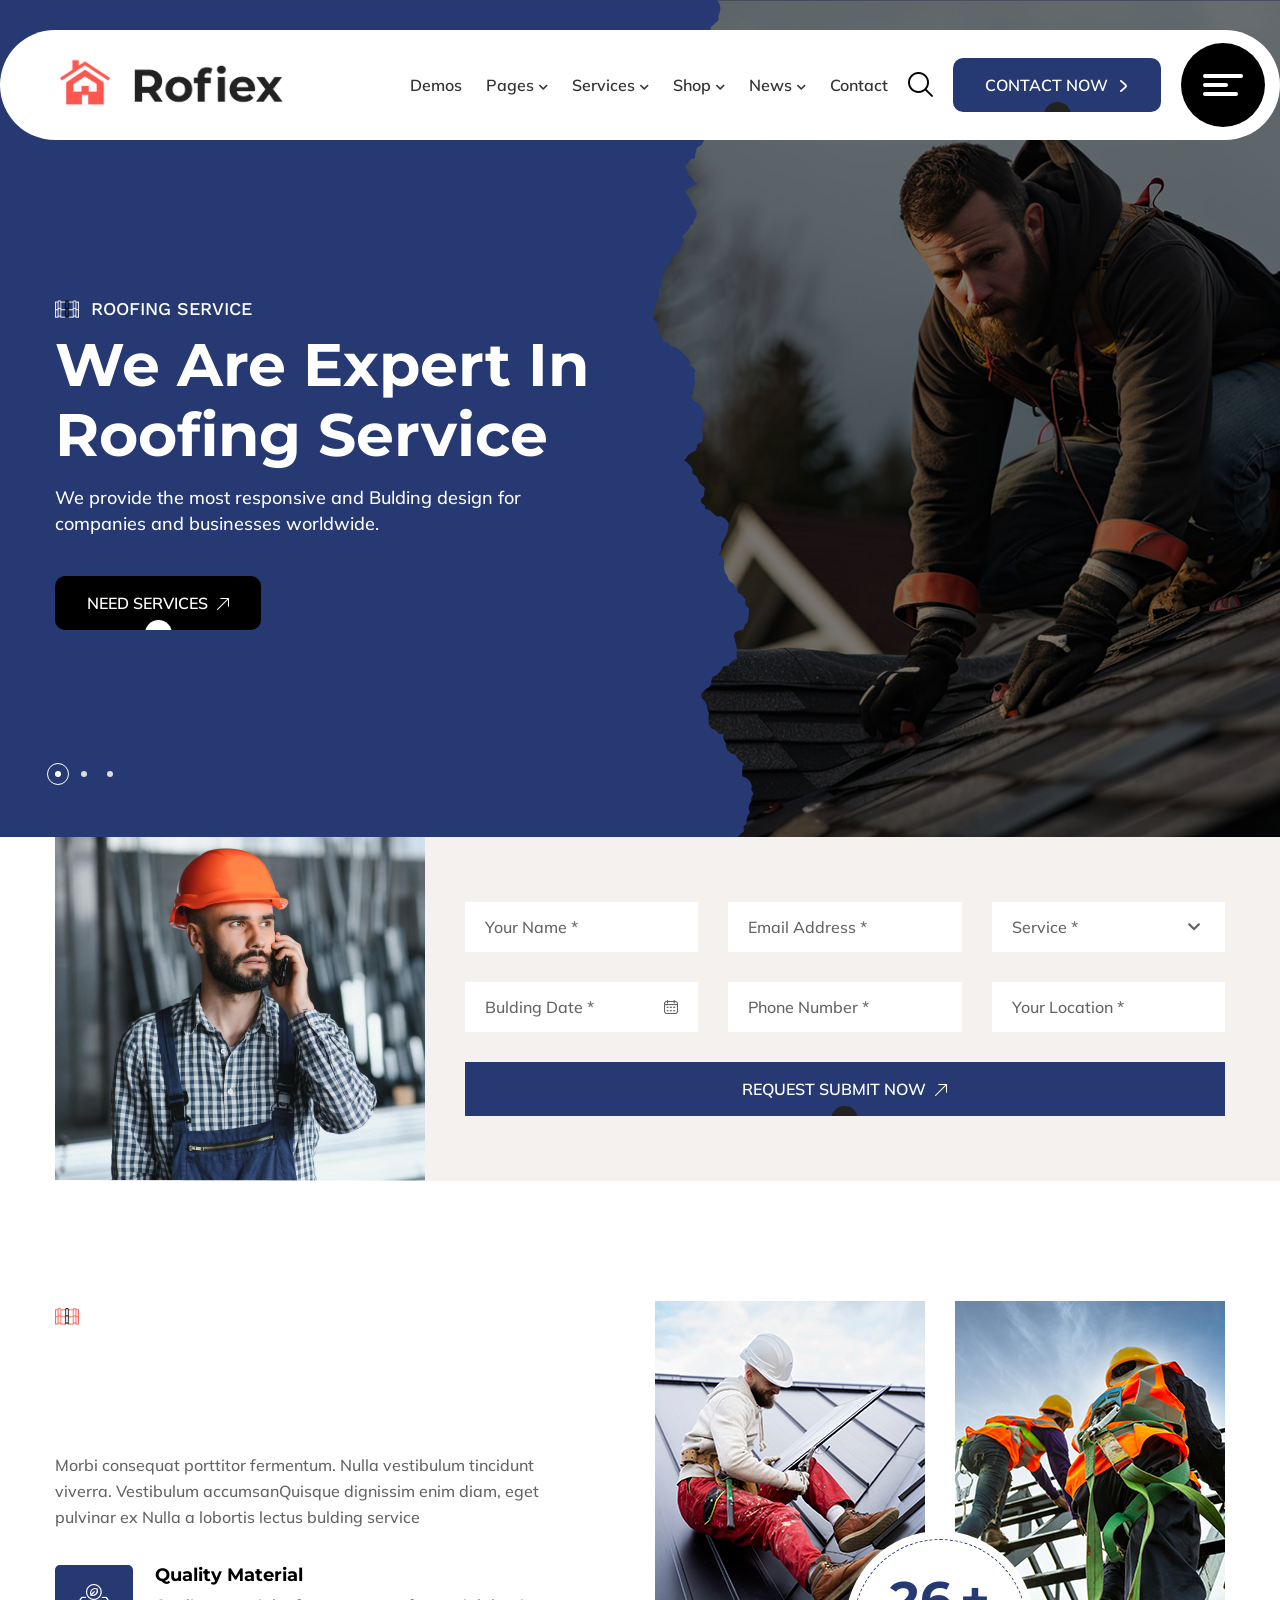
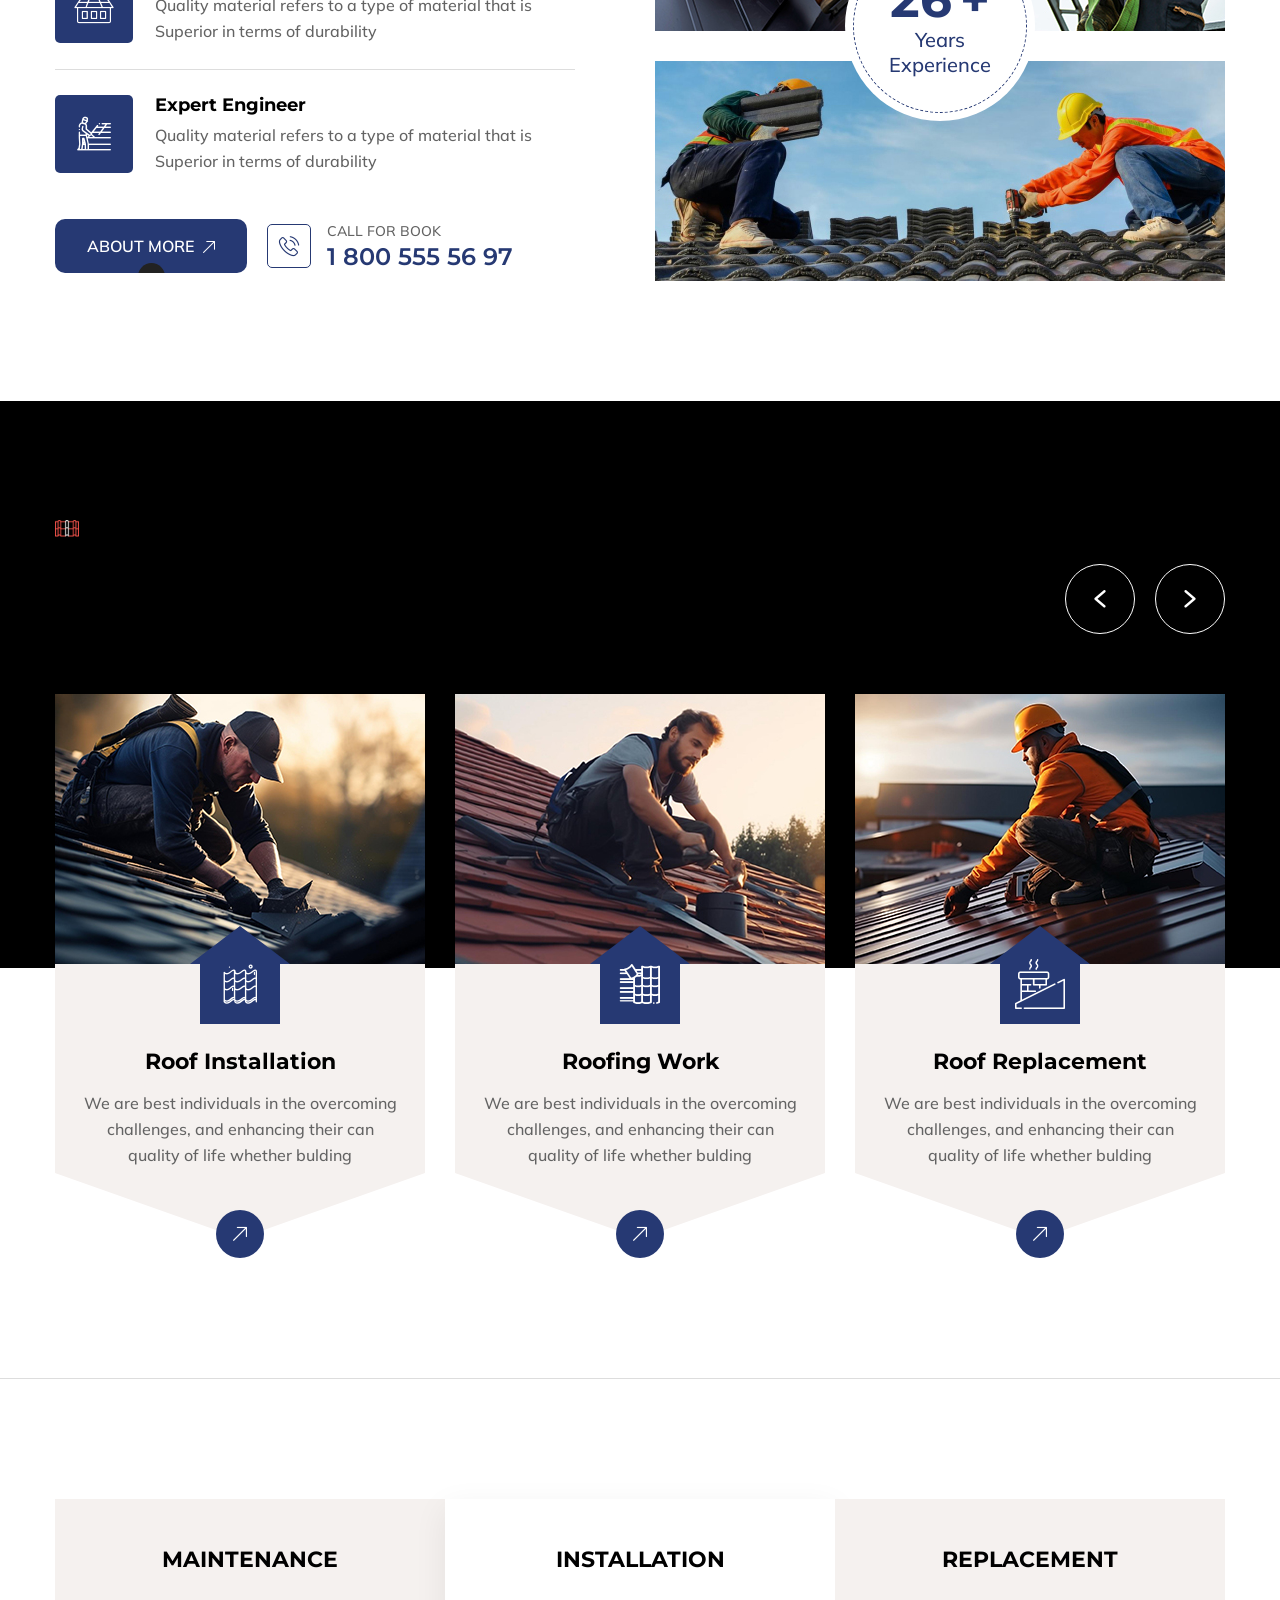
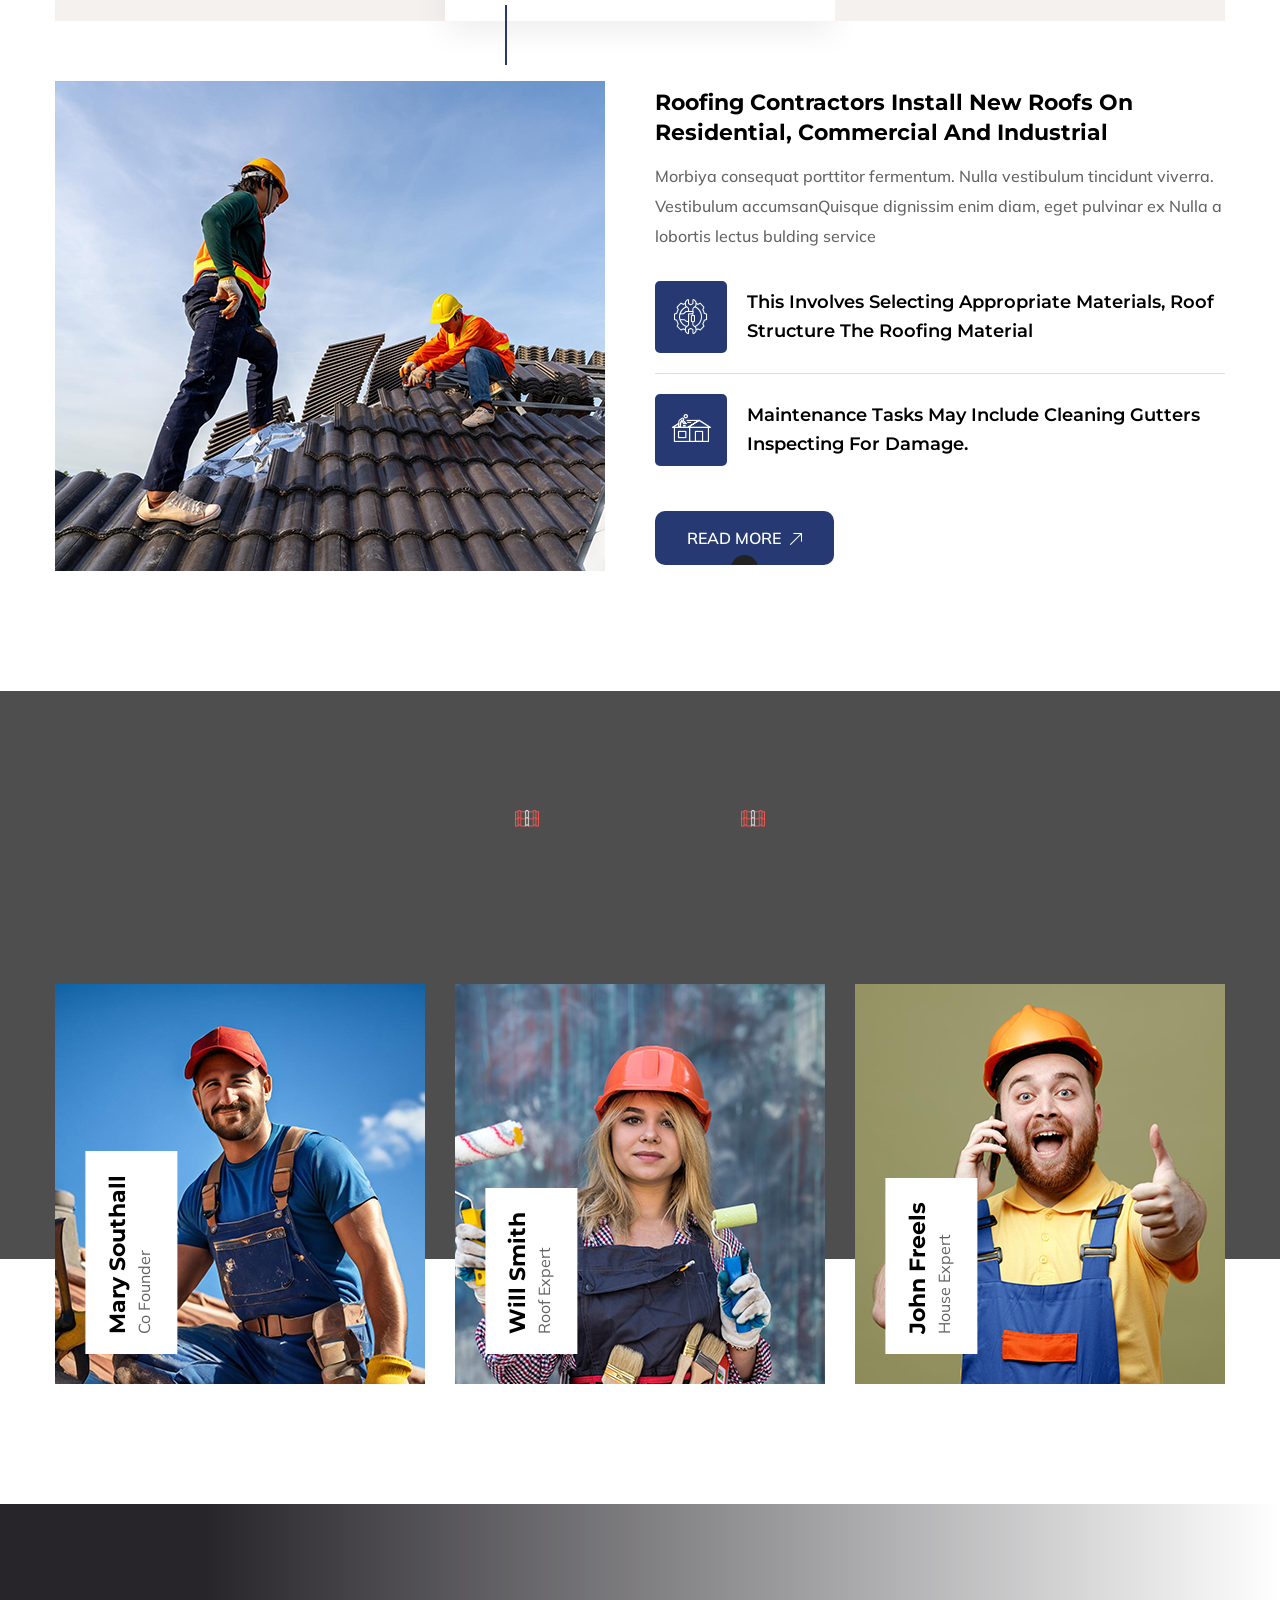
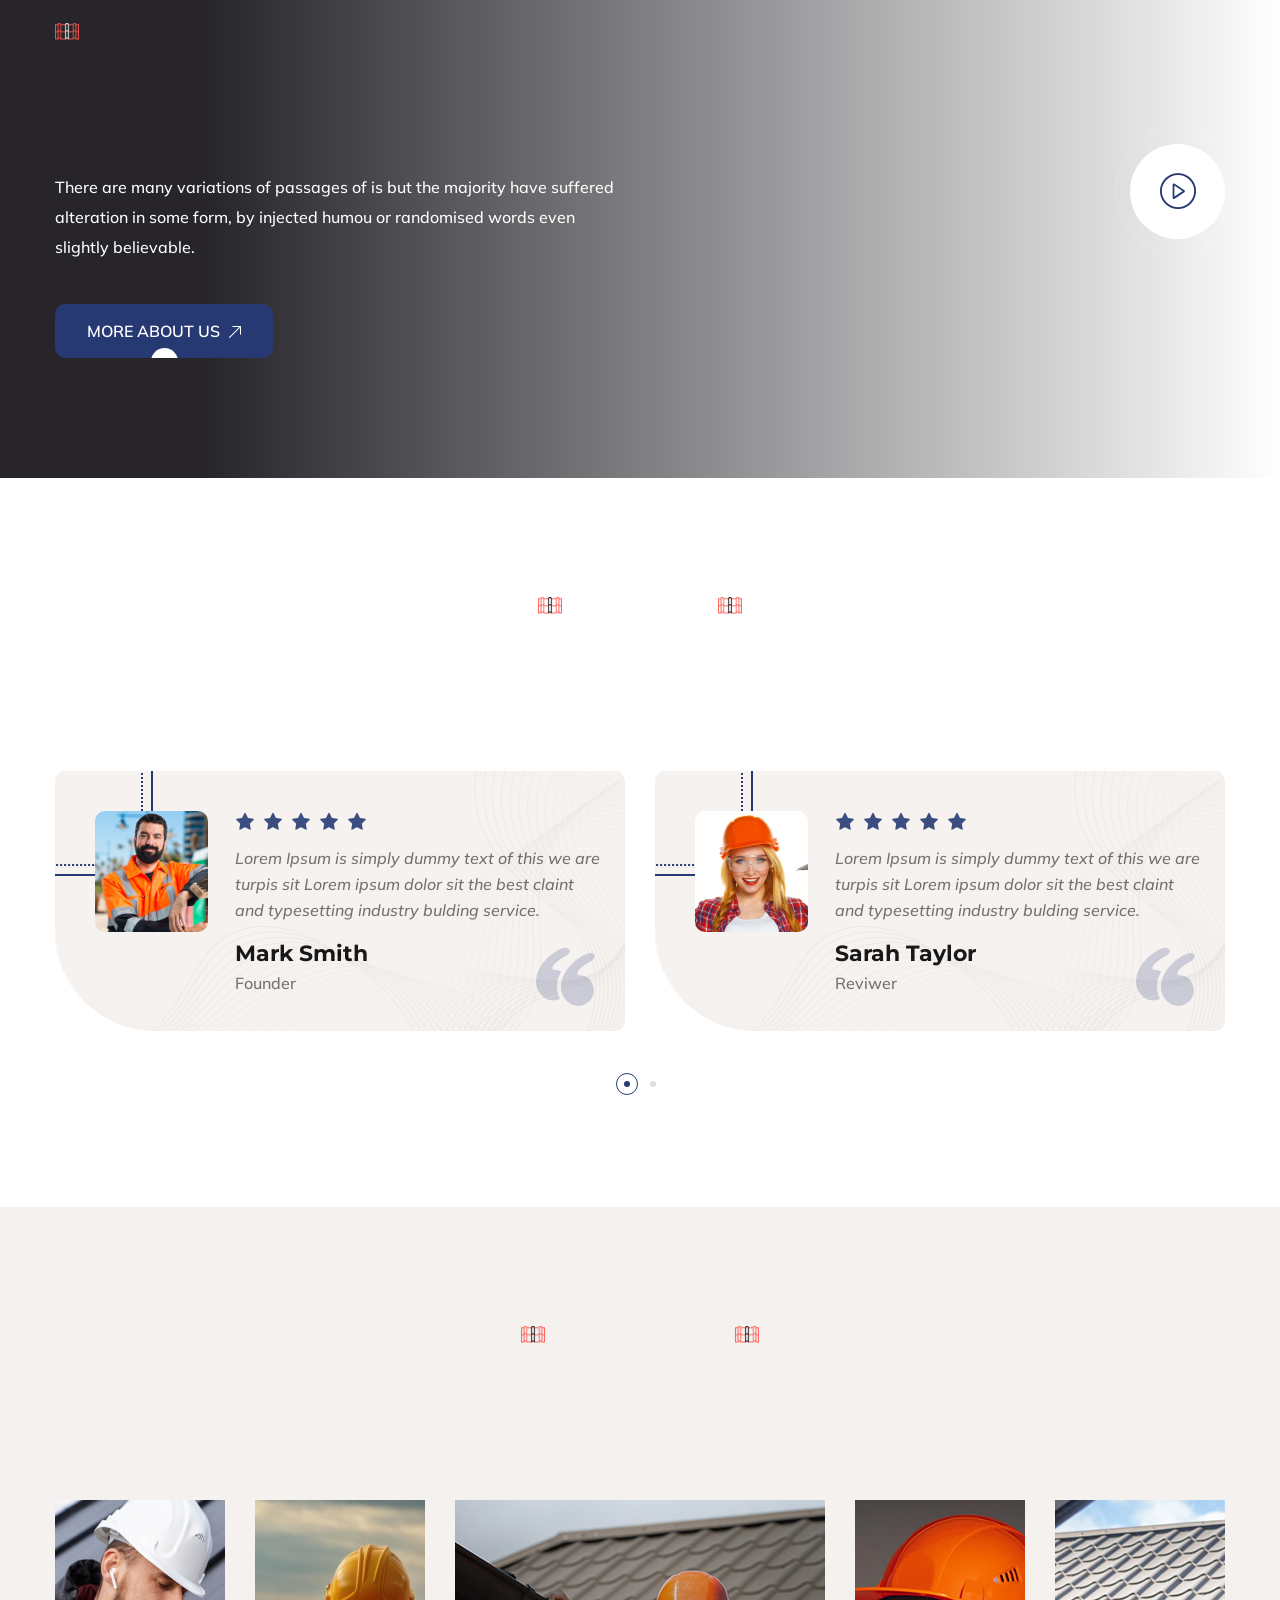
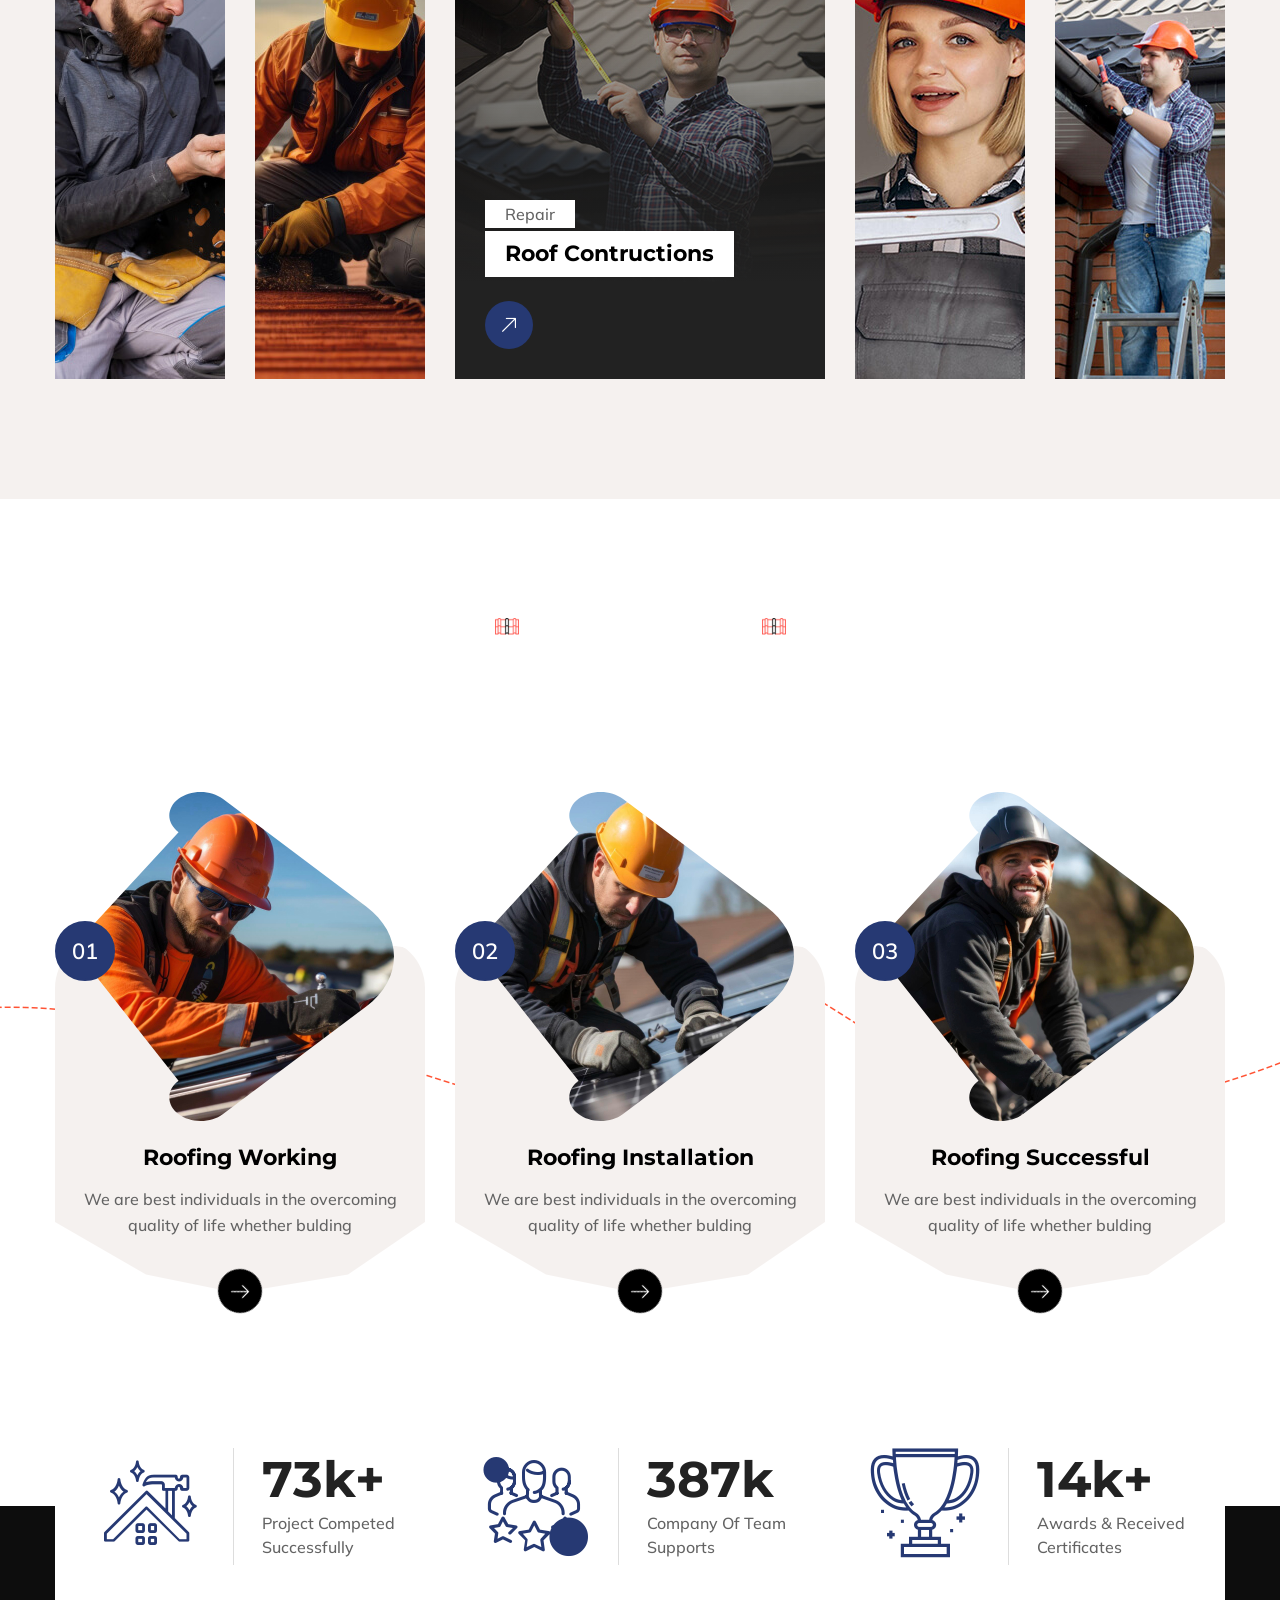
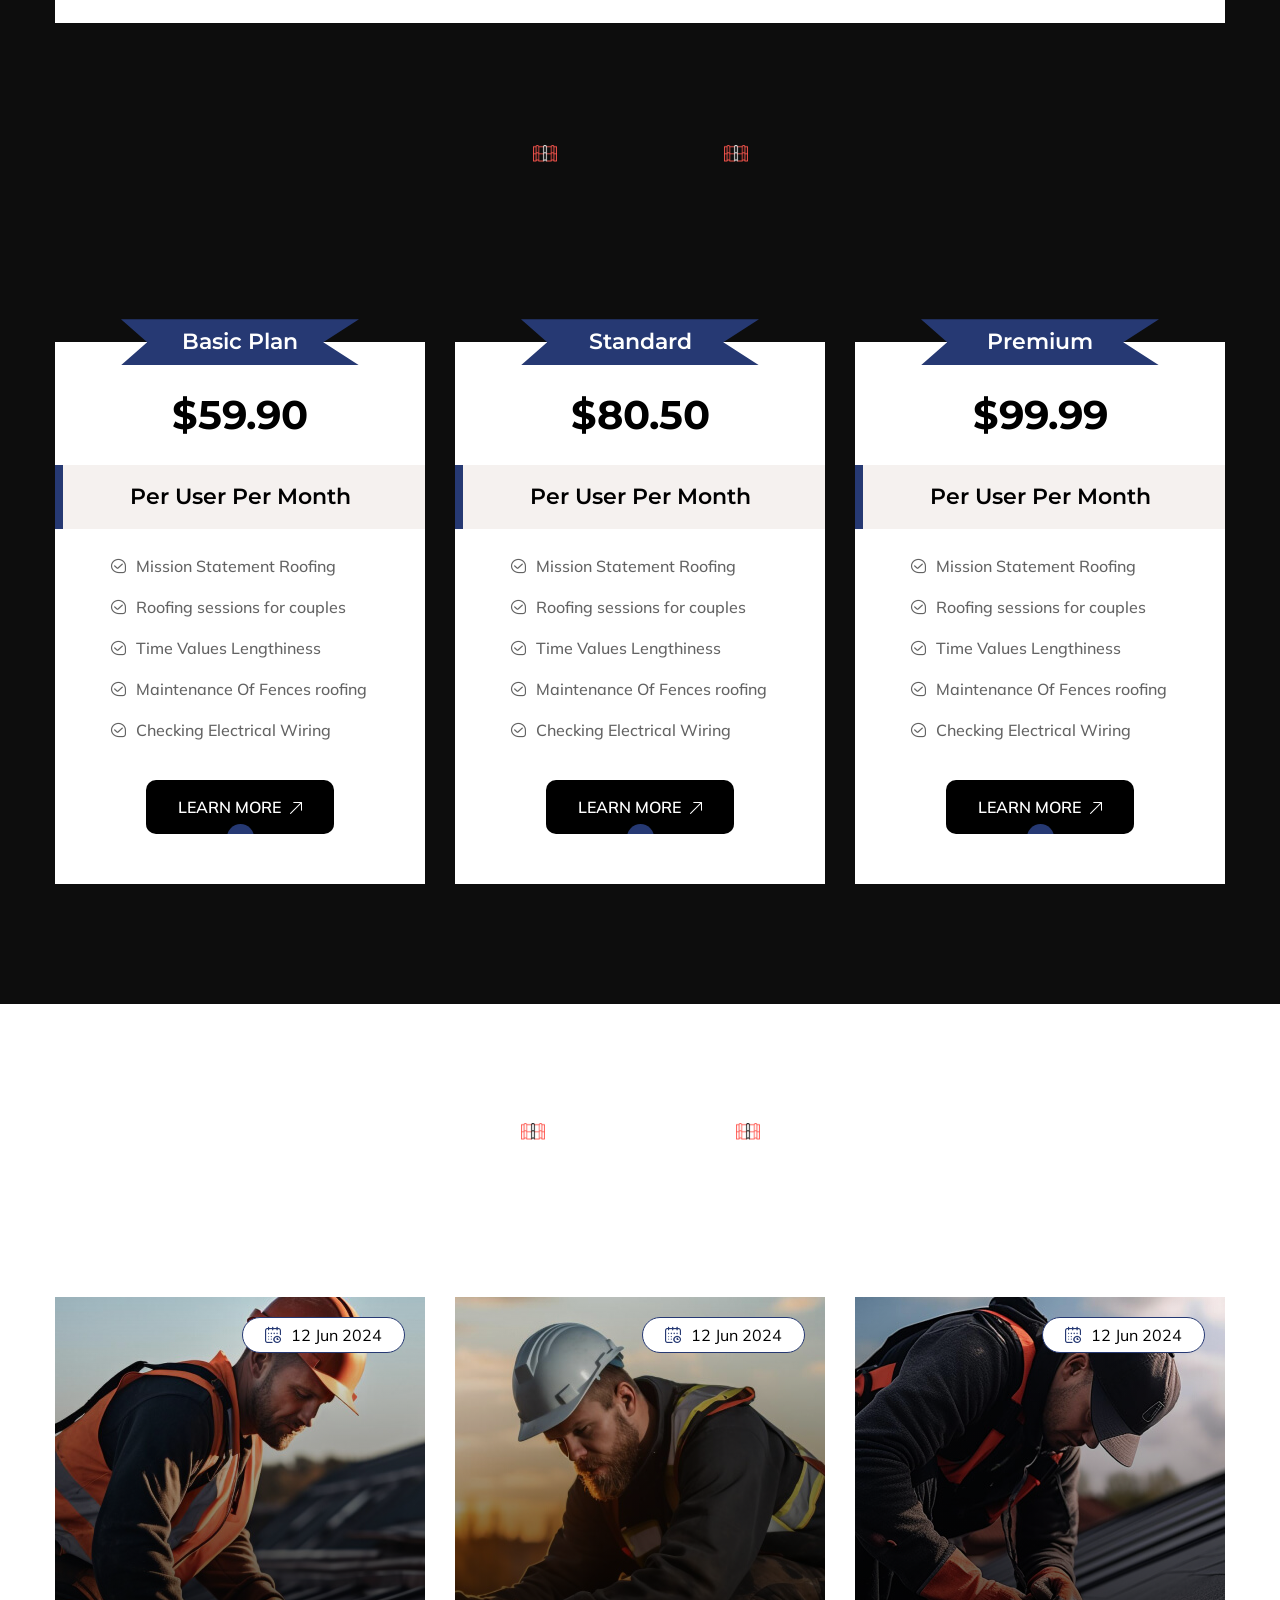
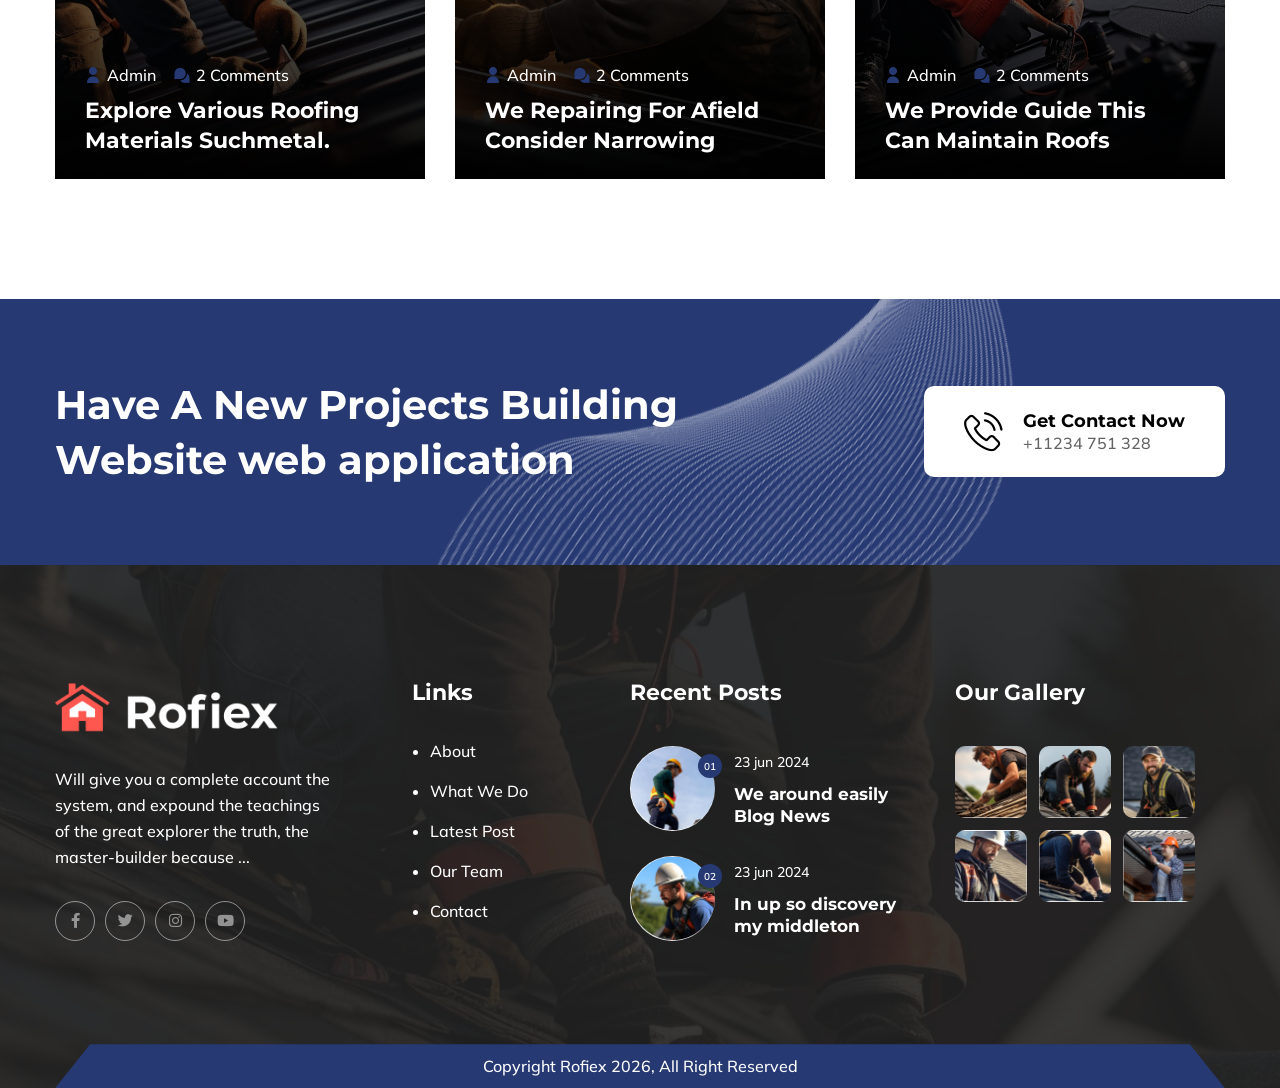
<file: index-2.html>
<!DOCTYPE html>
<html lang="en">


<!-- Mirrored from bracketweb.com/rofiex-html/index-2.html by HTTrack Website Copier/3.x [XR&CO'2014], Wed, 01 Apr 2026 07:16:56 GMT -->
<head>
    <meta charset="UTF-8" />
    <meta name="viewport" content="width=device-width, initial-scale=1.0" />
    <title>Home Two || Rofiex || HTML Template For Roofing Services</title>
    <!-- favicons Icons -->
    <link rel="apple-touch-icon" sizes="180x180" href="assets/images/favicons/apple-touch-icon.png" />
    <link rel="icon" type="image/png" sizes="32x32" href="assets/images/favicons/favicon-32x32.png" />
    <link rel="icon" type="image/png" sizes="16x16" href="assets/images/favicons/favicon-16x16.png" />
    <link rel="manifest" href="assets/images/favicons/site.webmanifest" />
    <meta name="description" content="Rofiex is the perfect HTML template for your roofing business. It has a very modern and creative look. We built this template specially for the metal roofing, industrial roofing, construction, roof installation, maintenance, renovation, repair service, roof repair, roofers, roofing, roofing services and roofing company related to any business website." />

    <!-- fonts -->
    <link rel="preconnect" href="https://fonts.googleapis.com/">
    <link rel="preconnect" href="https://fonts.gstatic.com/" crossorigin>
    <link href="https://fonts.googleapis.com/css2?family=Montserrat:ital,wght@0,100..900;1,100..900&amp;family=Mulish:ital,wght@0,200..1000;1,200..1000&amp;family=Work+Sans:ital,wght@0,100..900;1,100..900&amp;display=swap" rel="stylesheet">

    <link rel="stylesheet" href="assets/vendors/bootstrap/css/bootstrap.min.css" />
    <link rel="stylesheet" href="assets/vendors/bootstrap-select/bootstrap-select.min.css" />
    <link rel="stylesheet" href="assets/vendors/animate/animate.min.css" />
    <link rel="stylesheet" href="assets/vendors/fontawesome/css/all.min.css" />
    <link rel="stylesheet" href="assets/vendors/jquery-ui/jquery-ui.css" />
    <link rel="stylesheet" href="assets/vendors/date-time-picker/jquery.datetimepicker.min.css" />
    <link rel="stylesheet" href="assets/vendors/jarallax/jarallax.css" />
    <link rel="stylesheet" href="assets/vendors/jquery-magnific-popup/jquery.magnific-popup.css" />
    <link rel="stylesheet" href="assets/vendors/nouislider/nouislider.min.css" />
    <link rel="stylesheet" href="assets/vendors/nouislider/nouislider.pips.css" />
    <link rel="stylesheet" href="assets/vendors/tiny-slider/tiny-slider.css" />
    <link rel="stylesheet" href="assets/vendors/rofiex-icons/style.css" />
    <link rel="stylesheet" href="assets/vendors/slick/slick.css">
    <link rel="stylesheet" href="assets/vendors/owl-carousel/css/owl.carousel.min.css" />
    <link rel="stylesheet" href="assets/vendors/owl-carousel/css/owl.theme.default.min.css" />

    <!-- template styles -->
    <link rel="stylesheet" href="assets/css/rofiex.css" />
</head>

<body class="custom-cursor">

    <div class="custom-cursor__cursor"></div>
    <div class="custom-cursor__cursor-two"></div>

    <div class="preloader">
        <div class="preloader__image" style="background-image: url(assets/images/loader.png);"></div>
    </div>
    <!-- /.preloader -->
    <div class="page-wrapper">
        <header class="main-header main-header--two sticky-header sticky-header--normal">
            <div class="main-header__inner">
                <div class="main-header__logo">
                    <a href="index.html">
                        <img src="assets/images/logo-dark.png" alt="Rofiex HTML" width="223">
                    </a>
                </div><!-- /.main-header__logo -->
                <nav class="main-header__nav main-menu">
                    <ul class="main-menu__list">


                        <li class="megamenu megamenu-clickable megamenu-clickable--toggler">
                            <a href="index.html">Demos</a>
                            <ul>
                                <li>
                                    <div class="megamenu-popup">
                                        <a href="#" class="megamenu-clickable--close"><span class="icon-close"></span></a>
                                        <!-- /.megamenu-clickable--close -->
                                        <div class="megamenu-popup__content">
                                            <div class="demo-one">
                                                <div class="container">
                                                    <div class="row">
                                                        <div class="col-md-6 col-lg-4">
                                                            <div class="demo-one__card">
                                                                <div class="demo-one__image">
                                                                    <img src="assets/images/rofiex-landing/home-1.jpg" alt="rofiex">
                                                                    <div class="demo-one__btns">
                                                                        <a href="index.html" class="rofiex-btn demo-one__btn">
                                                                            <span>Multi Page</span>
                                                                        </a><!-- /.thm-btn demo-one__btn -->
                                                                        <a href="index-one-page.html" class="rofiex-btn demo-one__btn">
                                                                            <span>One Page</span>
                                                                        </a><!-- /.thm-btn demo-one__btn -->
                                                                    </div><!-- /.demo-one__btns -->
                                                                </div><!-- /.demo-one__image -->
                                                                <div class="demo-one__content">
                                                                    <h3 class="demo-one__title">
                                                                        <a href="index.html">Home Page 01</a>
                                                                    </h3><!-- /.demo-one__title -->
                                                                </div><!-- /.demo-one__content -->
                                                            </div><!-- /.demo-one__card -->
                                                        </div><!-- /.col-md-6 col-lg-3 -->
                                                        <div class="col-md-6 col-lg-4">
                                                            <div class="demo-one__card">
                                                                <div class="demo-one__image">
                                                                    <img src="assets/images/rofiex-landing/home-2.jpg" alt="rofiex">
                                                                    <div class="demo-one__btns">
                                                                        <a href="index-2.html" class="rofiex-btn demo-one__btn">
                                                                            <span>Multi Page</span>
                                                                        </a><!-- /.thm-btn demo-one__btn -->
                                                                        <a href="index-2-one-page.html" class="rofiex-btn demo-one__btn">
                                                                            <span>One Page</span>
                                                                        </a><!-- /.thm-btn demo-one__btn -->
                                                                    </div><!-- /.demo-one__btns -->
                                                                </div><!-- /.demo-one__image -->
                                                                <div class="demo-one__content">
                                                                    <h3 class="demo-one__title">
                                                                        <a href="index-2.html">Home Page 02</a>
                                                                    </h3><!-- /.demo-one__title -->
                                                                </div><!-- /.demo-one__content -->
                                                            </div><!-- /.demo-one__card -->
                                                        </div><!-- /.col-md-6 col-lg-3 -->
                                                        <div class="col-md-6 col-lg-4">
                                                            <div class="demo-one__card">
                                                                <div class="demo-one__image">
                                                                    <img src="assets/images/rofiex-landing/home-3.jpg" alt="rofiex">
                                                                    <div class="demo-one__btns">
                                                                        <a href="index-3.html" class="rofiex-btn demo-one__btn">
                                                                            <span>Multi Page</span>
                                                                        </a><!-- /.thm-btn demo-one__btn -->
                                                                        <a href="index-3-one-page.html" class="rofiex-btn demo-one__btn">
                                                                            <span>One Page</span>
                                                                        </a><!-- /.thm-btn demo-one__btn -->
                                                                    </div><!-- /.demo-one__btns -->
                                                                </div><!-- /.demo-one__image -->
                                                                <div class="demo-one__content">
                                                                    <h3 class="demo-one__title">
                                                                        <a href="index-3.html">Home Page 03</a>
                                                                    </h3><!-- /.demo-one__title -->
                                                                </div><!-- /.demo-one__content -->
                                                            </div><!-- /.demo-one__card -->
                                                        </div><!-- /.col-md-6 col-lg-3 -->
                                                        <div class="col-md-6 col-lg-4">
                                                            <div class="demo-one__card">
                                                                <div class="demo-one__image">
                                                                    <img src="assets/images/rofiex-landing/home-boxed.jpg" alt="rofiex">
                                                                    <div class="demo-one__btns">
                                                                        <a href="index-boxed.html" class="rofiex-btn demo-one__btn">
                                                                            <span>View Page</span>
                                                                        </a><!-- /.thm-btn demo-one__btn -->
                                                                    </div><!-- /.demo-one__btns -->
                                                                </div><!-- /.demo-one__image -->
                                                                <div class="demo-one__content">
                                                                    <h3 class="demo-one__title">
                                                                        <a href="index-boxed.html">Home Boxed</a>
                                                                    </h3><!-- /.demo-one__title -->
                                                                </div><!-- /.demo-one__content -->
                                                            </div><!-- /.demo-one__card -->
                                                        </div><!-- /.col-md-6 col-lg-3 -->
                                                        <div class="col-md-6 col-lg-4">
                                                            <div class="demo-one__card">
                                                                <div class="demo-one__image">
                                                                    <img src="assets/images/rofiex-landing/home-rtl.jpg" alt="rofiex">
                                                                    <div class="demo-one__btns">
                                                                        <a href="index-rtl.html" class="rofiex-btn demo-one__btn">
                                                                            <span>View Page</span>
                                                                        </a><!-- /.thm-btn demo-one__btn -->
                                                                    </div><!-- /.demo-one__btns -->
                                                                </div><!-- /.demo-one__image -->
                                                                <div class="demo-one__content">
                                                                    <h3 class="demo-one__title">
                                                                        <a href="index-rtl.html">Home RTL</a>
                                                                    </h3><!-- /.demo-one__title -->
                                                                </div><!-- /.demo-one__content -->
                                                            </div><!-- /.demo-one__card -->
                                                        </div><!-- /.col-md-6 col-lg-3 -->
                                                        <div class="col-md-6 col-lg-4">
                                                            <div class="demo-one__card">
                                                                <div class="demo-one__image">
                                                                    <img src="assets/images/rofiex-landing/home-coming.jpg" alt="Home Coming">
                                                                </div><!-- /.demo-one__image -->
                                                                <div class="demo-one__content">
                                                                    <h3 class="demo-one__title">Coming Soon</h3><!-- /.demo-one__title -->
                                                                </div><!-- /.demo-one__content -->
                                                            </div><!-- /.demo-one__card -->
                                                        </div><!-- /.col-md-6 col-lg-3 -->
                                                    </div><!-- /.row -->
                                                </div><!-- /.container -->
                                            </div><!-- /.demos-one -->
                                        </div><!-- /.megamenu-popup__content -->
                                    </div><!-- /.megamenu-popup -->
                                </li>
                            </ul>
                        </li>

                        <li class="dropdown">
                            <a href="#">Pages</a>
                            <ul>
                                <li><a href="about.html">About</a></li>
                                <li>
                                    <a href="portfolio.html">Our Portfolio</a>
                                    <ul>
                                        <li><a href="portfolio.html">Portfolio Page</a></li>
                                        <li><a href="portfolio-carousel.html">Portfolio Carousel</a></li>
                                        <li><a href="portfolio-details.html">Portfolio Details</a></li>
                                    </ul>
                                </li>
                                <li>
                                    <a href="team.html">Our Team</a>
                                    <ul>
                                        <li><a href="team.html">Team Page</a></li>
                                        <li><a href="team-carousel.html">Team Carousel</a></li>
                                        <li><a href="team-details.html">Team Details</a></li>
                                    </ul>
                                </li>
                                <li><a href="reviews.html">Testimonial</a></li>
                                <li><a href="reviews-carousel.html">Testimonial Carousel</a></li>
                                <li><a href="packages.html">Pricing</a></li>
                                <li><a href="packages-carousel.html">Pricing Carousel</a></li>
                                <li>
                                    <a href="gallery.html">Gallery</a>
                                    <ul>
                                        <li><a href="gallery.html">Gallery</a></li>
                                        <li><a href="gallery-carousel.html">Gallery Carousel</a></li>
                                    </ul>
                                </li>
                                <li><a href="faq.html">FAQs</a></li>
                                <li><a href="login.html">Login</a></li>
                                <li><a href="404.html">404 Error</a></li>
                            </ul>
                        </li>
                        <li class="dropdown">
                            <a href="#">Services</a>
                            <ul>
                                <li><a href="services.html">Services</a></li>
                                <li><a href="services-carousel.html">Services Carousel</a></li>
                                <li><a href="service-d-installation.html">Roof Installation</a></li>
                                <li><a href="service-d-work.html">Roofing Work</a></li>
                                <li><a href="service-d-replacement.html">Roof Replacement</a></li>
                                <li><a href="service-d-maintenance.html">Roof Maintenance</a></li>
                                <li><a href="service-d-roofing.html">Emergency Roofing</a></li>
                                <li><a href="service-d-consultation.html">Roofing Consultation</a></li>
                            </ul>
                        </li>
                        <li class="dropdown">
                            <a href="#">Shop</a>
                            <ul class="sub-menu">
                                <li class="dropdown">
                                    <a href="#">Products</a>
                                    <ul class="sub-menu">
                                        <li><a href="products.html">No sidebar</a></li>
                                        <li><a href="products-left.html">Left sidebar</a></li>
                                        <li><a href="products-right.html">Right sidebar</a></li>
                                    </ul>
                                </li>
                                <li><a href="products-carousel.html">Products carousel</a></li>
                                <li><a href="product-details.html">Product details</a></li>
                                <li><a href="cart.html">Cart</a></li>
                                <li><a href="wishlist.html">Wishlist</a></li>
                                <li><a href="checkout.html">Checkout</a></li>
                            </ul>
                        </li>
                        <li class="dropdown">
                            <a href="#">News</a>
                            <ul class="sub-menu">
                                <li class="dropdown">
                                    <a href="#">News grid</a>
                                    <ul class="sub-menu">
                                        <li><a href="blog-grid.html">No sidebar</a></li>
                                        <li><a href="blog-grid-left.html">Left sidebar</a></li>
                                        <li><a href="blog-grid-right.html">Right sidebar</a></li>
                                    </ul>
                                </li>
                                <li class="dropdown">
                                    <a href="#">News list</a>
                                    <ul class="sub-menu">
                                        <li><a href="blog-list.html">No sidebar</a></li>
                                        <li><a href="blog-list-left.html">Left sidebar</a></li>
                                        <li><a href="blog-list-right.html">Right sidebar</a></li>
                                    </ul>
                                </li>
                                <li><a href="blog-carousel.html">News carousel</a></li>
                                <li class="dropdown">
                                    <a href="#">News details</a>
                                    <ul class="sub-menu">
                                        <li><a href="blog-details.html">No sidebar</a></li>
                                        <li><a href="blog-details-left.html">Left sidebar</a></li>
                                        <li><a href="blog-details-right.html">Right sidebar</a></li>
                                    </ul>
                                </li>
                            </ul>
                        </li>
                        <li>
                            <a href="contact.html">Contact</a>
                        </li>
                    </ul>
                </nav><!-- /.main-header__nav -->
                <div class="main-header__right">
                    <div class="mobile-nav__btn mobile-nav__toggler">
                        <span></span>
                        <span></span>
                        <span></span>
                    </div><!-- /.mobile-nav__toggler -->
                    <a href="#" class="search-toggler main-header__search">
                        <i class="icon-search" aria-hidden="true"></i>
                        <span class="sr-only">Search</span>
                    </a><!-- /.search-toggler -->
                    <a href="contact.html" class="rofiex-btn main-header__btn">
                        <span>Contact Now<i class="icon-arrow-right4"></i></span>
                    </a><!-- /.thm-btn main-header__btn -->
                    <a href="#" class="main-header__toggler">
                        <span></span>
                        <span></span>
                        <span></span>
                    </a><!-- /. main-header__toggler -->
                </div><!-- /.main-header__right -->
            </div><!-- /.main-header__inner -->
        </header><!-- /.main-header -->

        <!-- main-slider-start -->
        <section class="main-slider-two">
            <div class="main-slider-two__shape" style="background-image: url(assets/images/shapes/slider-2-shape.png);"></div>
            <div class="main-slider-two__carousel rofiex-owl__carousel owl-carousel" data-owl-options='{
		"loop": true,
		"animateOut": "fadeOut",
		"animateIn": "fadeIn",
		"items": 1,
		"autoplay": true,
		"autoplayTimeout": 7000,
		"smartSpeed": 1000,
		"nav": false,
        "navText": ["<span class=\"icon-left-arrow\"></span>","<span class=\"icon-right-arrow\"></span>"],
		"dots": true,
		"margin": 0
		}'>
                <div class="item">
                    <div class="main-slider-two__image" style="background-image: url(assets/images/backgrounds/slider-2-1.jpg);"></div>
                    <div class="container">
                        <div class="main-slider-two__content">
                            <h5 class="main-slider-two__sub-title"><img src="assets/images/shapes/sec-title__shape-two.png" alt="rofiex">Roofing Service</h5>
                            <h3 class="main-slider-two__title">We Are Expert In <br>Roofing Service</h3>
                            <p class="main-slider-two__text">
                                We provide the most responsive and Bulding design for <br>companies and businesses worldwide.
                            </p>
                            <div class="main-slider-two__btn">
                                <a href="services.html" class="rofiex-btn"><span>Need Services<i class="icon-up-right-arrow"></i></span></a>
                            </div>
                        </div>
                    </div>
                </div><!-- item -->
                <div class="item">
                    <div class="main-slider-two__image" style="background-image: url(assets/images/backgrounds/slider-2-2.jpg);"></div>
                    <div class="container">
                        <div class="main-slider-two__content">
                            <h5 class="main-slider-two__sub-title"><img src="assets/images/shapes/sec-title__shape-two.png" alt="rofiex">Roofing Service</h5>
                            <h3 class="main-slider-two__title">We Are Expert In <br>Roofing Service</h3>
                            <p class="main-slider-two__text">
                                We provide the most responsive and Bulding design for <br>companies and businesses worldwide.
                            </p>
                            <div class="main-slider-two__btn">
                                <a href="services.html" class="rofiex-btn"><span>Need Services<i class="icon-up-right-arrow"></i></span></a>
                            </div>
                        </div>
                    </div>
                </div><!-- item -->
                <div class="item">
                    <div class="main-slider-two__image" style="background-image: url(assets/images/backgrounds/slider-2-3.jpg);"></div>
                    <div class="container">
                        <div class="main-slider-two__content">
                            <h5 class="main-slider-two__sub-title"><img src="assets/images/shapes/sec-title__shape-two.png" alt="rofiex">Roofing Service</h5>
                            <h3 class="main-slider-two__title">We Are Expert In <br>Roofing Service</h3>
                            <p class="main-slider-two__text">
                                We provide the most responsive and Bulding design for <br>companies and businesses worldwide.
                            </p>
                            <div class="main-slider-two__btn">
                                <a href="services.html" class="rofiex-btn"><span>Need Services<i class="icon-up-right-arrow"></i></span></a>
                            </div>
                        </div>
                    </div>
                </div><!-- item -->
            </div><!-- banner-slider -->
        </section>
        <!-- main-slider-end -->

        <section class="contact-two">
            <div class="contact-two__bg"></div>
            <div class="container">
                <div class="row">
                    <div class="col-lg-4 wow fadeInLeft" data-wow-delay="100ms">
                        <div class="contact-two__image">
                            <img src="assets/images/resources/contact-2-1.jpg" alt="rofiex">
                        </div>
                    </div>
                    <div class="col-lg-8">
                        <form class="contact-two__form contact-form-validated form-one wow fadeInUp" data-wow-delay="300ms" action="https://bracketweb.com/rofiex-html/inc/sendemail.php">
                            <div class="form-one__group">
                                <div class="form-one__control">
                                    <input type="text" name="name" placeholder="Your Name *">
                                </div><!-- /.form-one__control -->
                                <div class="form-one__control">
                                    <input type="email" name="email" placeholder="Email Address *">
                                </div><!-- /.form-one__control -->
                                <div class="form-one__control">
                                    <div class="form-one__control__select">
                                        <label class="sr-only">Choose Service</label>
                                        <!-- /#service-select.sr-only -->
                                        <select class="selectpicker">
                                            <option value="Select Subject">Service *</option>
                                            <option value="Service 01">Service 01</option>
                                            <option value="Service 02">Service 02</option>
                                        </select>
                                    </div><!-- /.main-menu__service -->
                                </div><!-- /.form-one__control -->
                                <div class="form-one__control">
                                    <input class="rofiex-datepicker" type="text" name="date" placeholder="Bulding Date *">
                                    <span class="form-one__control__icon"><i class="icon-calendar11"></i></span>
                                </div><!-- /.form-one__control -->
                                <div class="form-one__control">
                                    <input type="tel" name="phone" placeholder="Phone Number *">
                                </div><!-- /.form-one__control -->
                                <div class="form-one__control">
                                    <input type="text" name="location" placeholder="Your Location *">
                                </div><!-- /.form-one__control -->
                                <div class="form-one__control form-one__control--full">
                                    <button type="submit" class="rofiex-btn"><span>Request Submit Now<i class="icon-up-right-arrow"></i></span></button>
                                </div><!-- /.form-one__control -->
                            </div><!-- /.form-one__group -->
                        </form>
                    </div><!-- /.col-lg-8 -->
                </div>
            </div><!-- /.container -->
        </section><!-- /.contact-two -->

        <section class="about-two">
            <div class="container">
                <div class="row">
                    <div class="col-xl-6 d-flex align-items-center wow fadeInLeft" data-wow-delay="200ms">
                        <div class="about-two__content">
                            <div class="sec-title text-left">

                                <h6 class="sec-title__tagline bw-split-in-up"><img src="assets/images/shapes/sec-title__shape-one.png" alt="rofiex">About Us<img src="assets/images/shapes/sec-title__shape-one.png" alt="rofiex"></h6><!-- /.sec-title__tagline -->

                                <h3 class="sec-title__title bw-split-in-left">Profesional Roof Repair About Services Workings.</h3><!-- /.sec-title__title -->
                            </div><!-- /.sec-title -->
                            <p class="about-two__content__text">
                                Morbi consequat porttitor fermentum. Nulla vestibulum tincidunt viverra.
                                Vestibulum accumsanQuisque dignissim enim diam, eget pulvinar ex
                                Nulla a lobortis lectus bulding service
                            </p>
                            <div class="about-two__content__box">
                                <div class="about-two__content__box__icon"><i class="icon-tool"></i></div>
                                <h3 class="about-two__content__box__title">Quality material</h3>
                                <p class="about-two__content__box__text">Quality material refers to a type of material that is Superior in terms of durability</p>
                            </div>
                            <div class="about-two__content__box-border"></div>
                            <div class="about-two__content__box">
                                <div class="about-two__content__box__icon"><i class="icon-material-1"></i></div>
                                <h3 class="about-two__content__box__title">Expert Engineer</h3>
                                <p class="about-two__content__box__text">Quality material refers to a type of material that is Superior in terms of durability</p>
                            </div>
                            <div class="about-two__content__info-wrapper">
                                <a href="about.html" class="rofiex-btn"><span>About More<i class="icon-up-right-arrow"></i></span></a>
                                <div class="about-two__content__info">
                                    <div class="about-two__content__info__icon"><i class="icon-phone-call1"></i></div>
                                    <div class="about-two__content__info__content">
                                        <p class="about-two__content__info__title">call for book</p>
                                        <h5 class="about-two__content__info__number"><a href="tel:18005555697">1 800 555 56 97</a></h5>
                                    </div>
                                </div>
                            </div>
                        </div><!-- /.about-two__content -->
                    </div><!-- /.col-xl-6 -->
                    <div class="col-xl-6">
                        <div class="about-two__image">
                            <div class="row gutter-y-30">
                                <div class="col-md-6 wow fadeInUp" data-wow-delay="100ms">
                                    <img src="assets/images/resources/about-2-1.jpg" alt="rofiex">
                                </div>
                                <div class="col-md-6 wow fadeInUp" data-wow-delay="200ms">
                                    <img src="assets/images/resources/about-2-2.jpg" alt="rofiex">
                                </div>
                                <div class="col-md-12 wow fadeInUp" data-wow-delay="300ms">
                                    <img src="assets/images/resources/about-2-3.jpg" alt="rofiex">
                                </div>
                                <div class="about-two__experiance count-box wow fadeInUp" data-wow-delay="400ms">
                                    <div class="about-two__experiance__years"><span class="count-text" data-stop="26" data-speed="1500"></span>+</div>
                                    <p class="about-two__experiance__text">years<br> experience</p>
                                </div><!-- /.about-two__experiance -->
                            </div>
                        </div><!-- /.about-two__image -->
                    </div><!-- /.col-lg-6-->
                </div><!-- /.row -->
            </div><!-- /.container -->
        </section><!-- /.about-two -->

        <!-- Service Start -->
        <section class="service-two">
            <div class="service-two__bg"></div>
            <div class="container">
                <div class="sec-title text-left">

                    <h6 class="sec-title__tagline bw-split-in-up"><img src="assets/images/shapes/sec-title__shape-one-white.png" alt="rofiex">Our Services<img src="assets/images/shapes/sec-title__shape-one-white.png" alt="rofiex"></h6><!-- /.sec-title__tagline -->

                    <h3 class="sec-title__title sec-title__title--white bw-split-in-left">We’re Providing High-quality<br> Roofing Services</h3><!-- /.sec-title__title -->
                </div><!-- /.sec-title -->
                <div class="service-two__carousel rofiex-owl__carousel rofiex-owl__carousel--basic-nav owl-carousel owl-theme" data-owl-options='{
				"items": 1,
				"margin": 30,
				"loop": false,
				"smartSpeed": 700,
				"nav": true,
				"navText": ["<i class=\"icon-prev\"></i>","<i class=\"icon-next\"></i>"],
				"dots": false,
				"autoplay": false,
				"responsive": {
					"0": {
						"items": 1
					},
					"768": {
						"items": 2
					},
					"992": {
						"items": 3
					}
				}
			}'>
                    <div class="item">
                        <div class="service-two__item">
                            <div class="service-two__item__image">
                                <img src="assets/images/resources/service-2-1.jpg" alt="rofiex">
                            </div><!-- /.service-two__item__image -->
                            <div class="service-two__item__content">
                                <div class="service-two__item__icon"><i class="icon-roof-9"></i></div>
                                <h3 class="service-two__item__title">
                                    <a href="service-d-installation.html">Roof Installation</a>
                                </h3>
                                <p class="service-two__item__text">
                                    We are best individuals in the overcoming challenges, and enhancing their can quality of life whether bulding
                                </p>
                                <a class="service-two__item__rm" href="service-d-installation.html"><i class="icon-up-right-arrow"></i></a>
                            </div>
                        </div><!-- /.service-two__item -->
                    </div><!-- /. item -->
                    <div class="item">
                        <div class="service-two__item">
                            <div class="service-two__item__image">
                                <img src="assets/images/resources/service-2-2.jpg" alt="rofiex">
                            </div><!-- /.service-two__item__image -->
                            <div class="service-two__item__content">
                                <div class="service-two__item__icon"><i class="icon-material"></i></div>
                                <h3 class="service-two__item__title">
                                    <a href="service-d-work.html">Roofing Work</a>
                                </h3>
                                <p class="service-two__item__text">
                                    We are best individuals in the overcoming challenges, and enhancing their can quality of life whether bulding
                                </p>
                                <a class="service-two__item__rm" href="service-d-work.html"><i class="icon-up-right-arrow"></i></a>
                            </div>
                        </div><!-- /.service-two__item -->
                    </div><!-- /. item -->
                    <div class="item">
                        <div class="service-two__item">
                            <div class="service-two__item__image">
                                <img src="assets/images/resources/service-2-3.jpg" alt="rofiex">
                            </div><!-- /.service-two__item__image -->
                            <div class="service-two__item__content">
                                <div class="service-two__item__icon"><i class="icon-brush"></i></div>
                                <h3 class="service-two__item__title">
                                    <a href="service-d-replacement.html">Roof Replacement</a>
                                </h3>
                                <p class="service-two__item__text">
                                    We are best individuals in the overcoming challenges, and enhancing their can quality of life whether bulding
                                </p>
                                <a class="service-two__item__rm" href="service-d-replacement.html"><i class="icon-up-right-arrow"></i></a>
                            </div>
                        </div><!-- /.service-two__item -->
                    </div><!-- /. item -->
                    <div class="item">
                        <div class="service-two__item">
                            <div class="service-two__item__image">
                                <img src="assets/images/resources/service-2-4.jpg" alt="rofiex">
                            </div><!-- /.service-two__item__image -->
                            <div class="service-two__item__content">
                                <div class="service-two__item__icon"><i class="icon-roof-10"></i></div>
                                <h3 class="service-two__item__title">
                                    <a href="service-d-maintenance.html">Roof Maintenance</a>
                                </h3>
                                <p class="service-two__item__text">
                                    We are best individuals in the overcoming challenges, and enhancing their can quality of life whether bulding
                                </p>
                                <a class="service-two__item__rm" href="service-d-maintenance.html"><i class="icon-up-right-arrow"></i></a>
                            </div>
                        </div><!-- /.service-two__item -->
                    </div><!-- /. item -->
                    <div class="item">
                        <div class="service-two__item">
                            <div class="service-two__item__image">
                                <img src="assets/images/resources/service-2-5.jpg" alt="rofiex">
                            </div><!-- /.service-two__item__image -->
                            <div class="service-two__item__content">
                                <div class="service-two__item__icon"><i class="icon-repair"></i></div>
                                <h3 class="service-two__item__title">
                                    <a href="service-d-roofing.html">Emergency Roofing</a>
                                </h3>
                                <p class="service-two__item__text">
                                    We are best individuals in the overcoming challenges, and enhancing their can quality of life whether bulding
                                </p>
                                <a class="service-two__item__rm" href="service-d-roofing.html"><i class="icon-up-right-arrow"></i></a>
                            </div>
                        </div><!-- /.service-two__item -->
                    </div><!-- /. item -->
                    <div class="item">
                        <div class="service-two__item">
                            <div class="service-two__item__image">
                                <img src="assets/images/resources/service-2-6.jpg" alt="rofiex">
                            </div><!-- /.service-two__item__image -->
                            <div class="service-two__item__content">
                                <div class="service-two__item__icon"><i class="icon-broken-house"></i></div>
                                <h3 class="service-two__item__title">
                                    <a href="service-d-consultation.html">Roofing Consultation</a>
                                </h3>
                                <p class="service-two__item__text">
                                    We are best individuals in the overcoming challenges, and enhancing their can quality of life whether bulding
                                </p>
                                <a class="service-two__item__rm" href="service-d-consultation.html"><i class="icon-up-right-arrow"></i></a>
                            </div>
                        </div><!-- /.service-two__item -->
                    </div><!-- /. item -->
                </div>
            </div>
        </section>
        <!-- Service End -->

        <section class="tab-section">
            <div class="container tabs-box">
                <ul class="tab-section__btns tab-buttons clearfix list-unstyled">
                    <li data-tab="#maintenance" class="tab-btn">Maintenance</li>
                    <li data-tab="#installation" class="tab-btn active-btn">Installation</li>
                    <li data-tab="#replacement" class="tab-btn">Replacement</li>
                </ul>
                <div class="tabs-content">
                    <div class="tab fadeInUp animated" id="maintenance">
                        <div class="row gutter-y-30">
                            <div class="col-lg-6">
                                <div class="tab-section__image">
                                    <img src="assets/images/resources/tab-1-1.jpg" alt="rofiex">
                                </div>
                            </div>
                            <div class="col-lg-6 d-flex align-items-center">
                                <div class="tab-section__content">
                                    <h4 class="tab-section__content__title">
                                        Roofing contractors install new roofs on residential, commercial and industrial
                                    </h4>
                                    <p class="tab-section__content__text">
                                        Morbiya consequat porttitor fermentum. Nulla vestibulum tincidunt viverra. Vestibulum accumsanQuisque
                                        dignissim enim diam, eget pulvinar ex Nulla a lobortis lectus bulding service
                                    </p>
                                    <ul class="tab-section__content__list">
                                        <li>
                                            <span class="tab-section__content__list__icon"><i class="icon-repair"></i></span>
                                            This involves selecting appropriate materials, roof structure the roofing material
                                        </li>
                                        <li>
                                            <span class="tab-section__content__list__icon"><i class="icon-roof-man"></i></span>
                                            Maintenance tasks may include cleaning gutters inspecting for damage.
                                        </li>
                                    </ul>
                                    <a href="about.html" class="rofiex-btn"><span>Read More<i class="icon-up-right-arrow"></i></span></a>
                                </div>
                            </div>
                        </div>
                    </div><!-- maintenance -->
                    <div class="tab fadeInUp animated active-tab" id="installation">
                        <div class="row gutter-y-30">
                            <div class="col-lg-6">
                                <div class="tab-section__image">
                                    <img src="assets/images/resources/tab-1-2.jpg" alt="rofiex">
                                </div>
                            </div>
                            <div class="col-lg-6 d-flex align-items-center">
                                <div class="tab-section__content">
                                    <h4 class="tab-section__content__title">
                                        Roofing contractors install new roofs on residential, commercial and industrial
                                    </h4>
                                    <p class="tab-section__content__text">
                                        Morbiya consequat porttitor fermentum. Nulla vestibulum tincidunt viverra. Vestibulum accumsanQuisque
                                        dignissim enim diam, eget pulvinar ex Nulla a lobortis lectus bulding service
                                    </p>
                                    <ul class="tab-section__content__list">
                                        <li>
                                            <span class="tab-section__content__list__icon"><i class="icon-repair"></i></span>
                                            This involves selecting appropriate materials, roof structure the roofing material
                                        </li>
                                        <li>
                                            <span class="tab-section__content__list__icon"><i class="icon-roof-man"></i></span>
                                            Maintenance tasks may include cleaning gutters inspecting for damage.
                                        </li>
                                    </ul>
                                    <a href="about.html" class="rofiex-btn"><span>Read More<i class="icon-up-right-arrow"></i></span></a>
                                </div>
                            </div>
                        </div>
                    </div><!-- maintenance -->
                    <div class="tab fadeInUp animated" id="replacement">
                        <div class="row gutter-y-30">
                            <div class="col-lg-6">
                                <div class="tab-section__image">
                                    <img src="assets/images/resources/tab-1-3.jpg" alt="rofiex">
                                </div>
                            </div>
                            <div class="col-lg-6 d-flex align-items-center">
                                <div class="tab-section__content">
                                    <h4 class="tab-section__content__title">
                                        Roofing contractors install new roofs on residential, commercial and industrial
                                    </h4>
                                    <p class="tab-section__content__text">
                                        Morbiya consequat porttitor fermentum. Nulla vestibulum tincidunt viverra. Vestibulum accumsanQuisque
                                        dignissim enim diam, eget pulvinar ex Nulla a lobortis lectus bulding service
                                    </p>
                                    <ul class="tab-section__content__list">
                                        <li>
                                            <span class="tab-section__content__list__icon"><i class="icon-repair"></i></span>
                                            This involves selecting appropriate materials, roof structure the roofing material
                                        </li>
                                        <li>
                                            <span class="tab-section__content__list__icon"><i class="icon-roof-man"></i></span>
                                            Maintenance tasks may include cleaning gutters inspecting for damage.
                                        </li>
                                    </ul>
                                    <a href="about.html" class="rofiex-btn"><span>Read More<i class="icon-up-right-arrow"></i></span></a>
                                </div>
                            </div>
                        </div>
                    </div><!-- maintenance -->
                </div>
            </div>
        </section>

        <section class="team-two">
            <div class="team-two__bg jarallax" data-jarallax data-speed="0.3" data-imgPosition="50% -100%" style="background-image: url(assets/images/backgrounds/tean-bg-2.jpg);"></div><!-- /.cta-one__bg -->
            <div class="container">
                <div class="sec-title text-center">

                    <h6 class="sec-title__tagline bw-split-in-up"><img src="assets/images/shapes/sec-title__shape-one-white.png" alt="rofiex">OUR TEAM MEMBER<img src="assets/images/shapes/sec-title__shape-one-white.png" alt="rofiex"></h6><!-- /.sec-title__tagline -->

                    <h3 class="sec-title__title sec-title__title--white bw-split-in-left">Meet The Roofing Experts<br> Team Member</h3><!-- /.sec-title__title -->
                </div><!-- /.sec-title -->
                <div class="team-two__carousel rofiex-owl__carousel rofiex-owl__carousel--with-shadow rofiex-owl__carousel--basic-nav owl-carousel owl-theme" data-owl-options='{
				"items": 1,
				"margin": 30,
				"loop": false,
				"smartSpeed": 700,
				"nav": false,
				"navText": ["<i class=\"flaticon-up-right-arrow\"></i>","<i class=\"flaticon-up-right-arrow\"></i>"],
				"dots": true,
				"autoplay": false,
				"responsive": {
					"0": {
						"items": 1
					},
					"768": {
						"items": 2
					},
					"992": {
						"items": 3
					}
				}
			}'>
                    <div class="item">
                        <div class="team-card-two wow fadeInUp" data-wow-duration='1500ms' data-wow-delay='000ms'>
                            <div class="team-card-two__image">
                                <img src="assets/images/team/team-2-1.jpg" alt="Mary Southall">
                                <img src="assets/images/team/team-2-1.jpg" alt="Mary Southall">
                            </div><!-- /.team-card-two__image -->
                            <div class="team-card-two__social">
                                <a href="https://facebook.com/">
                                    <i class="fab fa-facebook-f" aria-hidden="true"></i>
                                    <span class="sr-only">Facebook</span>
                                </a>
                                <a href="https://twitter.com/">
                                    <i class="fab fa-twitter" aria-hidden="true"></i>
                                    <span class="sr-only">Twitter</span>
                                </a>
                                <a href="https://instagram.com/">
                                    <i class="fab fa-instagram" aria-hidden="true"></i>
                                    <span class="sr-only">Instagram</span>
                                </a>
                                <a href="https://www.youtube.com/">
                                    <i class="fab fa-youtube" aria-hidden="true"></i>
                                    <span class="sr-only">Youtube</span>
                                </a>
                            </div><!-- /.team-card-two__social -->
                            <div class="team-card-two__content">
                                <h3 class="team-card-two__title">
                                    <a href="team-details.html">Mary Southall</a>
                                </h3><!-- /.team-card-two__title -->
                                <p class="team-card-two__designation">co Founder</p><!-- /.team-card-two__designation -->
                            </div><!-- /.team-card-two__content -->
                        </div><!-- /.team-card-two -->
                    </div><!-- /.item -->
                    <div class="item">
                        <div class="team-card-two wow fadeInUp" data-wow-duration='1500ms' data-wow-delay='100ms'>
                            <div class="team-card-two__image">
                                <img src="assets/images/team/team-2-2.jpg" alt="Will Smith">
                                <img src="assets/images/team/team-2-2.jpg" alt="Will Smith">
                            </div><!-- /.team-card-two__image -->
                            <div class="team-card-two__social">
                                <a href="https://facebook.com/">
                                    <i class="fab fa-facebook-f" aria-hidden="true"></i>
                                    <span class="sr-only">Facebook</span>
                                </a>
                                <a href="https://twitter.com/">
                                    <i class="fab fa-twitter" aria-hidden="true"></i>
                                    <span class="sr-only">Twitter</span>
                                </a>
                                <a href="https://instagram.com/">
                                    <i class="fab fa-instagram" aria-hidden="true"></i>
                                    <span class="sr-only">Instagram</span>
                                </a>
                                <a href="https://www.youtube.com/">
                                    <i class="fab fa-youtube" aria-hidden="true"></i>
                                    <span class="sr-only">Youtube</span>
                                </a>
                            </div><!-- /.team-card-two__social -->
                            <div class="team-card-two__content">
                                <h3 class="team-card-two__title">
                                    <a href="team-details.html">Will Smith</a>
                                </h3><!-- /.team-card-two__title -->
                                <p class="team-card-two__designation">Roof Expert</p><!-- /.team-card-two__designation -->
                            </div><!-- /.team-card-two__content -->
                        </div><!-- /.team-card-two -->
                    </div><!-- /.item -->
                    <div class="item">
                        <div class="team-card-two wow fadeInUp" data-wow-duration='1500ms' data-wow-delay='200ms'>
                            <div class="team-card-two__image">
                                <img src="assets/images/team/team-2-3.jpg" alt="John Freels">
                                <img src="assets/images/team/team-2-3.jpg" alt="John Freels">
                            </div><!-- /.team-card-two__image -->
                            <div class="team-card-two__social">
                                <a href="https://facebook.com/">
                                    <i class="fab fa-facebook-f" aria-hidden="true"></i>
                                    <span class="sr-only">Facebook</span>
                                </a>
                                <a href="https://twitter.com/">
                                    <i class="fab fa-twitter" aria-hidden="true"></i>
                                    <span class="sr-only">Twitter</span>
                                </a>
                                <a href="https://instagram.com/">
                                    <i class="fab fa-instagram" aria-hidden="true"></i>
                                    <span class="sr-only">Instagram</span>
                                </a>
                                <a href="https://www.youtube.com/">
                                    <i class="fab fa-youtube" aria-hidden="true"></i>
                                    <span class="sr-only">Youtube</span>
                                </a>
                            </div><!-- /.team-card-two__social -->
                            <div class="team-card-two__content">
                                <h3 class="team-card-two__title">
                                    <a href="team-details.html">John Freels</a>
                                </h3><!-- /.team-card-two__title -->
                                <p class="team-card-two__designation">House Expert</p><!-- /.team-card-two__designation -->
                            </div><!-- /.team-card-two__content -->
                        </div><!-- /.team-card-two -->
                    </div><!-- /.item -->
                </div><!-- /.row -->
            </div><!-- /.container -->
        </section><!-- /.team-two -->

        <section class="video-one">
            <div class="video-one__bg jarallax" data-jarallax data-speed="0.3" data-imgPosition="50% -100%" style="background-image: url(assets/images/backgrounds/video-bg-1.jpg);"></div>
            <!-- /.video-one__bg -->
            <div class="video-one__shape" style="background-image: url(assets/images/shapes/video-1-shape-1.png);"></div>
            <!-- /.video-one__shape -->
            <div class="container">
                <div class="row">
                    <div class="col-md-9 wow fadeInLeft" data-wow-delay="200ms">
                        <div class="video-one__content">
                            <div class="sec-title text-left">

                                <h6 class="sec-title__tagline bw-split-in-up"><img src="assets/images/shapes/sec-title__shape-one-white.png" alt="rofiex">OUR INTRODUCTION<img src="assets/images/shapes/sec-title__shape-one-white.png" alt="rofiex"></h6><!-- /.sec-title__tagline -->

                                <h3 class="sec-title__title sec-title__title--white bw-split-in-left">Roofing Services Details <br>Video Solutions Ideas</h3><!-- /.sec-title__title -->
                            </div><!-- /.sec-title -->
                            <p class="video-one__content__text">
                                There are many variations of passages of is but the majority have suffered<br> alteration in some form, by injected
                                humou or randomised words even<br> slightly believable.
                            </p>
                            <a href="about.html" class="rofiex-btn"><span>More About Us<i class="icon-up-right-arrow"></i></span></a>
                        </div>
                    </div>
                    <div class="col-md-3 d-flex align-items-center wow fadeInRight" data-wow-delay="200ms">
                        <a href="https://www.youtube.com/watch?v=h9MbznbxlLc" class="video-popup">
                            <i class="icon-play"></i>
                            <span class="ripple"></span>
                        </a>
                    </div>
                </div>
            </div><!-- /.container -->
        </section><!-- /.video-one -->

        <section class="testimonials-two">
            <div class="container">
                <div class="sec-title text-center">

                    <h6 class="sec-title__tagline bw-split-in-up"><img src="assets/images/shapes/sec-title__shape-one.png" alt="rofiex">Testimonials<img src="assets/images/shapes/sec-title__shape-one.png" alt="rofiex"></h6><!-- /.sec-title__tagline -->

                    <h3 class="sec-title__title bw-split-in-left">What Talking Happy Clients<br>Says About Rofiex</h3><!-- /.sec-title__title -->
                </div><!-- /.sec-title -->
                <div class="blog-one__carousel rofiex-owl__carousel rofiex-owl__carousel--basic-nav owl-carousel owl-theme" data-owl-options='{
				"items": 1,
				"margin": 30,
				"loop": false,
				"smartSpeed": 700,
				"nav": false,
				"navText": ["<i class=\"flaticon-up-right-arrow\"></i>","<i class=\"flaticon-up-right-arrow\"></i>"],
				"dots": true,
				"autoplay": false,
				"responsive": {
					"0": {
						"items": 1
					},
					"992": {
						"items": 2
					}
				}
			}'>
                    <div class="item">
                        <div class="testimonials-two__item">
                            <div class="testimonials-two__item__bg" style="background-image: url(assets/images/shapes/testimonial-2-shape-1.png);"></div>
                            <div class="testimonials-two__item__border"></div>
                            <div class="testimonials-two__item__image">
                                <img src="assets/images/resources/testi-2-1.jpg" alt="rofiex">
                            </div>
                            <div class="testimonials-two__item__rating">
                                <i class="icon-star1"></i>
                                <i class="icon-star1"></i>
                                <i class="icon-star1"></i>
                                <i class="icon-star1"></i>
                                <i class="icon-star1"></i>
                            </div><!-- /.testimonials-two__item__rating -->
                            <div class="testimonials-two__item__content">
                                Lorem Ipsum is simply dummy text of this we are turpis sit Lorem ipsum dolor sit the best claint and typesetting industry bulding service.
                            </div>
                            <h3 class="testimonials-two__item__name">Mark Smith</h3><!-- /.testimonials-card__name -->
                            <p class="testimonials-two__item__designation">Founder</p><!-- /.testimonials-card__designation -->
                            <div class="testimonials-two__item__quote"><i class="icon-quotes"></i></div>
                        </div>
                    </div><!-- item -->
                    <div class="item">
                        <div class="testimonials-two__item">
                            <div class="testimonials-two__item__bg" style="background-image: url(assets/images/shapes/testimonial-2-shape-1.png);"></div>
                            <div class="testimonials-two__item__border"></div>
                            <div class="testimonials-two__item__image">
                                <img src="assets/images/resources/testi-2-2.jpg" alt="rofiex">
                            </div>
                            <div class="testimonials-two__item__rating">
                                <i class="icon-star1"></i>
                                <i class="icon-star1"></i>
                                <i class="icon-star1"></i>
                                <i class="icon-star1"></i>
                                <i class="icon-star1"></i>
                            </div><!-- /.testimonials-two__item__rating -->
                            <div class="testimonials-two__item__content">
                                Lorem Ipsum is simply dummy text of this we are turpis sit Lorem ipsum dolor sit the best claint and typesetting industry bulding service.
                            </div>
                            <h3 class="testimonials-two__item__name">Sarah Taylor</h3><!-- /.testimonials-card__name -->
                            <p class="testimonials-two__item__designation">Reviwer</p><!-- /.testimonials-card__designation -->
                            <div class="testimonials-two__item__quote"><i class="icon-quotes"></i></div>
                        </div>
                    </div><!-- item -->
                    <div class="item">
                        <div class="testimonials-two__item">
                            <div class="testimonials-two__item__bg" style="background-image: url(assets/images/shapes/testimonial-2-shape-1.png);"></div>
                            <div class="testimonials-two__item__border"></div>
                            <div class="testimonials-two__item__image">
                                <img src="assets/images/resources/testi-2-3.jpg" alt="rofiex">
                            </div>
                            <div class="testimonials-two__item__rating">
                                <i class="icon-star1"></i>
                                <i class="icon-star1"></i>
                                <i class="icon-star1"></i>
                                <i class="icon-star1"></i>
                                <i class="icon-star1"></i>
                            </div><!-- /.testimonials-two__item__rating -->
                            <div class="testimonials-two__item__content">
                                Lorem Ipsum is simply dummy text of this we are turpis sit Lorem ipsum dolor sit the best claint and typesetting industry bulding service.
                            </div>
                            <h3 class="testimonials-two__item__name">Will Smith</h3><!-- /.testimonials-card__name -->
                            <p class="testimonials-two__item__designation">Manager</p><!-- /.testimonials-card__designation -->
                            <div class="testimonials-two__item__quote"><i class="icon-quotes"></i></div>
                        </div>
                    </div><!-- item -->
                    <div class="item">
                        <div class="testimonials-two__item">
                            <div class="testimonials-two__item__bg" style="background-image: url(assets/images/shapes/testimonial-2-shape-1.png);"></div>
                            <div class="testimonials-two__item__border"></div>
                            <div class="testimonials-two__item__image">
                                <img src="assets/images/resources/testi-2-4.jpg" alt="rofiex">
                            </div>
                            <div class="testimonials-two__item__rating">
                                <i class="icon-star1"></i>
                                <i class="icon-star1"></i>
                                <i class="icon-star1"></i>
                                <i class="icon-star1"></i>
                                <i class="icon-star1"></i>
                            </div><!-- /.testimonials-two__item__rating -->
                            <div class="testimonials-two__item__content">
                                Lorem Ipsum is simply dummy text of this we are turpis sit Lorem ipsum dolor sit the best claint and typesetting industry bulding service.
                            </div>
                            <h3 class="testimonials-two__item__name">Tony Kroos</h3><!-- /.testimonials-card__name -->
                            <p class="testimonials-two__item__designation">Co Founder</p><!-- /.testimonials-card__designation -->
                            <div class="testimonials-two__item__quote"><i class="icon-quotes"></i></div>
                        </div>
                    </div><!-- item -->
                </div>
            </div><!-- /.container -->
        </section><!-- /.testimonials-two -->

        <section class="portfolio-two">
            <div class="container">
                <div class="sec-title text-center">

                    <h6 class="sec-title__tagline bw-split-in-up"><img src="assets/images/shapes/sec-title__shape-one.png" alt="rofiex">LATEST PROJECTS<img src="assets/images/shapes/sec-title__shape-one.png" alt="rofiex"></h6><!-- /.sec-title__tagline -->

                    <h3 class="sec-title__title bw-split-in-left">Explore Latest Works Quality For <br>Home Roofing</h3><!-- /.sec-title__title -->
                </div><!-- /.sec-title -->
                <div class="portfolio-two__wrapper">
                    <div class="portfolio-two__item">
                        <img src="assets/images/folio/folio-2-1.jpg" alt="rofiex">
                        <div class="portfolio-two__item__content">
                            <p class="portfolio-two__item__text">Repair</p>
                            <br>
                            <h3 class="portfolio-two__item__title"><a href="portfolio-details.html">Roof Contructions</a></h3>
                            <a href="portfolio-details.html" class="portfolio-two__item__rm"><i class="icon-up-right-arrow"></i></a>
                        </div>
                    </div><!--item-->
                    <div class="portfolio-two__item">
                        <img src="assets/images/folio/folio-2-2.jpg" alt="rofiex">
                        <div class="portfolio-two__item__content">
                            <p class="portfolio-two__item__text">Repair</p>
                            <br>
                            <h3 class="portfolio-two__item__title"><a href="portfolio-details.html">Roof Contructions</a></h3>
                            <a href="portfolio-details.html" class="portfolio-two__item__rm"><i class="icon-up-right-arrow"></i></a>
                        </div>
                    </div><!--item-->
                    <div class="portfolio-two__item active">
                        <img src="assets/images/folio/folio-2-3.jpg" alt="rofiex">
                        <div class="portfolio-two__item__content">
                            <p class="portfolio-two__item__text">Repair</p>
                            <br>
                            <h3 class="portfolio-two__item__title"><a href="portfolio-details.html">Roof Contructions</a></h3>
                            <a href="portfolio-details.html" class="portfolio-two__item__rm"><i class="icon-up-right-arrow"></i></a>
                        </div>
                    </div><!--item-->
                    <div class="portfolio-two__item">
                        <img src="assets/images/folio/folio-2-4.jpg" alt="rofiex">
                        <div class="portfolio-two__item__content">
                            <p class="portfolio-two__item__text">Repair</p>
                            <br>
                            <h3 class="portfolio-two__item__title"><a href="portfolio-details.html">Roof Contructions</a></h3>
                            <a href="portfolio-details.html" class="portfolio-two__item__rm"><i class="icon-up-right-arrow"></i></a>
                        </div>
                    </div><!--item-->
                    <div class="portfolio-two__item">
                        <img src="assets/images/folio/folio-2-5.jpg" alt="rofiex">
                        <div class="portfolio-two__item__content">
                            <p class="portfolio-two__item__text">Repair</p>
                            <br>
                            <h3 class="portfolio-two__item__title"><a href="portfolio-details.html">Roof Contructions</a></h3>
                            <a href="portfolio-details.html" class="portfolio-two__item__rm"><i class="icon-up-right-arrow"></i></a>
                        </div>
                    </div><!--item-->
                </div>
            </div><!-- /.container -->
        </section><!-- /.portfolio-two -->

        <!-- Work Process Start -->
        <section class="work-process-one">
            <div class="work-process-one__border" style="background-image: url(assets/images/shapes/work-process-one-border.png);"></div>
            <div class="container">
                <div class="sec-title text-center">

                    <h6 class="sec-title__tagline bw-split-in-up"><img src="assets/images/shapes/sec-title__shape-one.png" alt="rofiex">OUR Working process<img src="assets/images/shapes/sec-title__shape-one.png" alt="rofiex"></h6><!-- /.sec-title__tagline -->

                    <h3 class="sec-title__title bw-split-in-left">What Talking Happy Clients <br>Says About company</h3><!-- /.sec-title__title -->
                </div><!-- /.sec-title -->
                <div class="row gutter-y-30">
                    <div class="col-lg-4 col-md-6 wow fadeInUp" data-wow-delay="00ms">
                        <div class="work-process-one__item text-center">
                            <div class="work-process-one__item__image">
                                <img src="assets/images/resources/work-process-1-1.jpg" alt="rofiex">
                            </div>
                            <div class="work-process-one__item__content">
                                <div class="work-process-one__item__number"></div><!-- /.work-process-number -->
                                <h4 class="work-process-one__item__title">Roofing Working</h4><!-- /.work-process-title -->
                                <p class="work-process-one__item__text">
                                    We are best individuals in the overcoming quality of life whether bulding
                                </p><!-- /.work-process-text -->
                                <a class="work-process-one__item__rm" href="about.html"><i class="icon-up-right-arrow"></i></a>
                            </div>
                        </div><!-- /.work-process-one__item -->
                    </div><!-- item -->
                    <div class="col-lg-4 col-md-6 wow fadeInUp" data-wow-delay="100ms">
                        <div class="work-process-one__item text-center">
                            <div class="work-process-one__item__image">
                                <img src="assets/images/resources/work-process-1-2.jpg" alt="rofiex">
                            </div>
                            <div class="work-process-one__item__content">
                                <div class="work-process-one__item__number"></div><!-- /.work-process-number -->
                                <h4 class="work-process-one__item__title">Roofing Installation</h4><!-- /.work-process-title -->
                                <p class="work-process-one__item__text">
                                    We are best individuals in the overcoming quality of life whether bulding
                                </p><!-- /.work-process-text -->
                                <a class="work-process-one__item__rm" href="about.html"><i class="icon-up-right-arrow"></i></a>
                            </div>
                        </div><!-- /.work-process-one__item -->
                    </div><!-- item -->
                    <div class="col-lg-4 col-md-6 wow fadeInUp" data-wow-delay="200ms">
                        <div class="work-process-one__item text-center">
                            <div class="work-process-one__item__image">
                                <img src="assets/images/resources/work-process-1-3.jpg" alt="rofiex">
                            </div>
                            <div class="work-process-one__item__content">
                                <div class="work-process-one__item__number"></div><!-- /.work-process-number -->
                                <h4 class="work-process-one__item__title">Roofing Successful</h4><!-- /.work-process-title -->
                                <p class="work-process-one__item__text">
                                    We are best individuals in the overcoming quality of life whether bulding
                                </p><!-- /.work-process-text -->
                                <a class="work-process-one__item__rm" href="about.html"><i class="icon-up-right-arrow"></i></a>
                            </div>
                        </div><!-- /.work-process-one__item -->
                    </div><!-- item -->
                </div>
            </div>
        </section>
        <!-- Work Process End -->

        <section class="funfact-one">
            <div class="container wow fadeInUp">
                <ul class="list-unstyled funfact-one__list">
                    <li class="funfact-one__item count-box">
                        <div class="funfact-one__item__icon"><i class="icon-roof"></i></div>
                        <div class="funfact-one__item__content">
                            <h3 class="funfact-one__item__count"><span class="count-text" data-stop="99" data-speed="1500"></span>k+</h3><!-- /.funfact-one__count -->
                            <p class="funfact-one__item__text">Project Competed<br> Successfully</p><!-- /.funfact-one__text -->
                        </div>
                    </li><!-- /.funfact-one__item -->
                    <li class="funfact-one__item count-box">
                        <div class="funfact-one__item__icon"><i class="icon-team"></i></div>
                        <div class="funfact-one__item__content">
                            <h3 class="funfact-one__item__count"><span class="count-text" data-stop="523" data-speed="1500"></span>k</h3><!-- /.funfact-one__count -->
                            <p class="funfact-one__item__text">Company Of Team<br> Supports</p><!-- /.funfact-one__text -->
                        </div>
                    </li><!-- /.funfact-one__item -->
                    <li class="funfact-one__item count-box">
                        <div class="funfact-one__item__icon"><i class="icon-trophy"></i></div>
                        <div class="funfact-one__item__content">
                            <h3 class="funfact-one__item__count"><span class="count-text" data-stop="20" data-speed="1500"></span>k+</h3><!-- /.funfact-one__count -->
                            <p class="funfact-one__item__text">Awards & Received<br> Certificates</p><!-- /.funfact-one__text -->
                        </div>
                    </li><!-- /.funfact-one__item -->
                </ul><!-- /.list-unstyled funfact-one__list -->
            </div>
        </section>

        <section class="package-one">
            <div class="container">
                <div class="sec-title text-center">

                    <h6 class="sec-title__tagline bw-split-in-up"><img src="assets/images/shapes/sec-title__shape-one-white.png" alt="rofiex">OUR BEST PLAN<img src="assets/images/shapes/sec-title__shape-one-white.png" alt="rofiex"></h6><!-- /.sec-title__tagline -->

                    <h3 class="sec-title__title sec-title__title--white bw-split-in-left">Explore Latest Pricing For <br>Home Roofing</h3><!-- /.sec-title__title -->
                </div><!-- /.sec-title -->
                <div class="row gutter-y-30">
                    <div class="col-lg-4 col-md-6">
                        <div class="package-one__item wow fadeInUp" data-wow-delay="00ms">
                            <div class="package-one__item__hover" style="background-image: url(assets/images/resources/package-one-hover.png);"></div>
                            <h3 class="package-one__item__title">Basic Plan</h3><!-- /.package-one__item__title -->
                            <div class="package-one__item__price">$59.90</div><!-- /.package-one__item__price -->
                            <div class="package-one__item__period">Per User Per Month</div><!-- /.package-one__item__period -->
                            <ul class="package-one__item__list">
                                <li><i class="icon-comment-check"></i>Mission Statement Roofing</li>
                                <li><i class="icon-comment-check"></i>Roofing sessions for couples</li>
                                <li><i class="icon-comment-check"></i>Time Values Lengthiness</li>
                                <li><i class="icon-comment-check"></i>Maintenance Of Fences roofing</li>
                                <li><i class="icon-comment-check"></i>Checking Electrical Wiring</li>
                            </ul>
                            <a href="contact.html" class="rofiex-btn"><span>Learn More<i class="icon-up-right-arrow"></i></span></a><!-- /.package-one__item__link -->
                        </div><!-- /.package-one__item -->
                    </div><!-- /.item -->
                    <div class="col-lg-4 col-md-6">
                        <div class="package-one__item wow fadeInUp" data-wow-delay="100ms">
                            <div class="package-one__item__hover" style="background-image: url(assets/images/resources/package-one-hover.png);"></div>
                            <h3 class="package-one__item__title">Standard</h3><!-- /.package-one__item__title -->
                            <div class="package-one__item__price">$80.50</div><!-- /.package-one__item__price -->
                            <div class="package-one__item__period">Per User Per Month</div><!-- /.package-one__item__period -->
                            <ul class="package-one__item__list">
                                <li><i class="icon-comment-check"></i>Mission Statement Roofing</li>
                                <li><i class="icon-comment-check"></i>Roofing sessions for couples</li>
                                <li><i class="icon-comment-check"></i>Time Values Lengthiness</li>
                                <li><i class="icon-comment-check"></i>Maintenance Of Fences roofing</li>
                                <li><i class="icon-comment-check"></i>Checking Electrical Wiring</li>
                            </ul>
                            <a href="contact.html" class="rofiex-btn"><span>Learn More<i class="icon-up-right-arrow"></i></span></a><!-- /.package-one__item__link -->
                        </div><!-- /.package-one__item -->
                    </div><!-- /.item -->
                    <div class="col-lg-4 col-md-6">
                        <div class="package-one__item wow fadeInUp" data-wow-delay="200ms">
                            <div class="package-one__item__hover" style="background-image: url(assets/images/resources/package-one-hover.png);"></div>
                            <h3 class="package-one__item__title">Premium</h3><!-- /.package-one__item__title -->
                            <div class="package-one__item__price">$99.99</div><!-- /.package-one__item__price -->
                            <div class="package-one__item__period">Per User Per Month</div><!-- /.package-one__item__period -->
                            <ul class="package-one__item__list">
                                <li><i class="icon-comment-check"></i>Mission Statement Roofing</li>
                                <li><i class="icon-comment-check"></i>Roofing sessions for couples</li>
                                <li><i class="icon-comment-check"></i>Time Values Lengthiness</li>
                                <li><i class="icon-comment-check"></i>Maintenance Of Fences roofing</li>
                                <li><i class="icon-comment-check"></i>Checking Electrical Wiring</li>
                            </ul>
                            <a href="contact.html" class="rofiex-btn"><span>Learn More<i class="icon-up-right-arrow"></i></span></a><!-- /.package-one__item__link -->
                        </div><!-- /.package-one__item -->
                    </div><!-- /.item -->
                </div><!-- /.row -->
            </div><!-- /.container -->
        </section><!-- /.package-one -->

        <section class="blog-two">
            <div class="container">
                <div class="sec-title text-center">

                    <h6 class="sec-title__tagline bw-split-in-up"><img src="assets/images/shapes/sec-title__shape-one.png" alt="rofiex">Our Latest Blog<img src="assets/images/shapes/sec-title__shape-one.png" alt="rofiex"></h6><!-- /.sec-title__tagline -->

                    <h3 class="sec-title__title bw-split-in-left">Latest News Updates From <br>Articles The Blog</h3><!-- /.sec-title__title -->
                </div><!-- /.sec-title -->
                <div class="blog-two__carousel rofiex-owl__carousel rofiex-owl__carousel--basic-nav owl-carousel owl-theme" data-owl-options='{
				"items": 1,
				"margin": 30,
				"loop": false,
				"smartSpeed": 700,
				"nav": false,
				"navText": ["<i class=\"flaticon-up-right-arrow\"></i>","<i class=\"flaticon-up-right-arrow\"></i>"],
				"dots": true,
				"autoplay": false,
				"responsive": {
					"0": {
						"items": 1
					},
					"768": {
						"items": 2
					},
					"992": {
						"items": 3
					}
				}
			}'>
                    <div class="item">
                        <div class="blog-card-two wow fadeInUp" data-wow-duration='1500ms' data-wow-delay='00ms'>
                            <div class="blog-card-two__date"><i class="icon-calendar"></i>12 Jun 2024</div><!-- /.blog-card-two__date -->
                            <div class="blog-card-two__content">
                                <ul class="list-unstyled blog-card-two__meta">
                                    <li><i class="icon-user-new"></i><a href="blog-list.html">Admin</a></li>
                                    <li><i class="icon-comment"></i>2 Comments</li>
                                </ul><!-- /.list-unstyled blog-card__meta -->
                                <h3 class="blog-card-two__title"><a href="blog-details-right.html">Explore various roofing materials suchmetal.</a></h3><!-- /.blog-card-two__title -->
                                <a href="blog-details-right.html" class="blog-card-two__rm"><span>Read More</span><i class="icon-up-right-arrow"></i></a><!-- /.blog-card-two__rm -->
                            </div><!-- /.blog-card-two__content -->
                            <div class="blog-card-two__image">
                                <img src="assets/images/blog/blog-2-1.jpg" alt="Explore various roofing materials suchmetal.">
                                <img src="assets/images/blog/blog-2-1.jpg" alt="Explore various roofing materials suchmetal.">
                            </div><!-- /.blog-card-two__image -->
                        </div><!-- /.blog-card-two -->
                    </div>
                    <div class="item">
                        <div class="blog-card-two wow fadeInUp" data-wow-duration='1500ms' data-wow-delay='100ms'>
                            <div class="blog-card-two__date"><i class="icon-calendar"></i>12 Jun 2024</div><!-- /.blog-card-two__date -->
                            <div class="blog-card-two__content">
                                <ul class="list-unstyled blog-card-two__meta">
                                    <li><i class="icon-user-new"></i><a href="blog-list.html">Admin</a></li>
                                    <li><i class="icon-comment"></i>2 Comments</li>
                                </ul><!-- /.list-unstyled blog-card__meta -->
                                <h3 class="blog-card-two__title"><a href="blog-details-right.html">We Repairing For afield consider narrowing</a></h3><!-- /.blog-card-two__title -->
                                <a href="blog-details-right.html" class="blog-card-two__rm"><span>Read More</span><i class="icon-up-right-arrow"></i></a><!-- /.blog-card-two__rm -->
                            </div><!-- /.blog-card-two__content -->
                            <div class="blog-card-two__image">
                                <img src="assets/images/blog/blog-2-2.jpg" alt="We Repairing For afield consider narrowing">
                                <img src="assets/images/blog/blog-2-2.jpg" alt="We Repairing For afield consider narrowing">
                            </div><!-- /.blog-card-two__image -->
                        </div><!-- /.blog-card-two -->
                    </div>
                    <div class="item">
                        <div class="blog-card-two wow fadeInUp" data-wow-duration='1500ms' data-wow-delay='200ms'>
                            <div class="blog-card-two__date"><i class="icon-calendar"></i>12 Jun 2024</div><!-- /.blog-card-two__date -->
                            <div class="blog-card-two__content">
                                <ul class="list-unstyled blog-card-two__meta">
                                    <li><i class="icon-user-new"></i><a href="blog-list.html">Admin</a></li>
                                    <li><i class="icon-comment"></i>2 Comments</li>
                                </ul><!-- /.list-unstyled blog-card__meta -->
                                <h3 class="blog-card-two__title"><a href="blog-details-right.html">We Provide guide this can maintain roofs</a></h3><!-- /.blog-card-two__title -->
                                <a href="blog-details-right.html" class="blog-card-two__rm"><span>Read More</span><i class="icon-up-right-arrow"></i></a><!-- /.blog-card-two__rm -->
                            </div><!-- /.blog-card-two__content -->
                            <div class="blog-card-two__image">
                                <img src="assets/images/blog/blog-2-3.jpg" alt="We Provide guide this can maintain roofs">
                                <img src="assets/images/blog/blog-2-3.jpg" alt="We Provide guide this can maintain roofs">
                            </div><!-- /.blog-card-two__image -->
                        </div><!-- /.blog-card-two -->
                    </div>
                </div>
            </div><!-- /.container -->
        </section><!-- /.blog-two -->

        <section class="cta-two">
            <div class="cta-two__shape" style="background-image: url(assets/images/shapes/cta-two-shape-bg.png);"></div>
            <div class="cta-two__bg" style="background-image: url(assets/images/resources/cta-two-bg.jpg);"></div>
            <div class="container">
                <div class="cta-two__content">
                    <h3 class="cta-two__content__title">Have A New Projects Building<br> Website web application</h3>
                    <div class="cta-two__content__info">
                        <i class="icon-phone-call1"></i>
                        <div class="cta-two__content__info__content">
                            <h3 class="cta-two__content__info__title">Get Contact Now</h3>
                            <p class="cta-two__content__info__text"><a href="tel:+11234751328">+11234 751 328</a></p>
                        </div>
                    </div>
                </div>
            </div><!-- /.container -->
        </section><!-- /.cta-two -->

        <footer class="main-footer main-footer--two">
            <div class="main-footer__bg" style="background-image: url(assets/images/backgrounds/footer-bg-1-2.jpg);"></div><!-- /.main-footer__bg -->
            <div class="container">
                <div class="row">
                    <div class="col-md-6 col-xl-4">
                        <div class="footer-widget footer-widget--about">
                            <a class="footer-widget__logo" href="index.html">
                                <img src="assets/images/footer-logo.png" width="223" alt="rofiex HTML Template">
                            </a>
                            <p class="footer-widget__text">
                                Will give you a complete account the
                                system, and expound the teachings
                                of the great explorer the truth, the
                                master-builder because ...
                            </p>
                            <!-- /.footer-widget__text -->
                            <div class="footer-widget__social">
                                <a href="https://facebook.com/">
                                    <i class="fab fa-facebook-f" aria-hidden="true"></i>
                                    <span class="sr-only">Facebook</span>
                                </a>
                                <a href="https://twitter.com/">
                                    <i class="fab fa-twitter" aria-hidden="true"></i>
                                    <span class="sr-only">Twitter</span>
                                </a>
                                <a href="https://instagram.com/">
                                    <i class="fab fa-instagram" aria-hidden="true"></i>
                                    <span class="sr-only">Instagram</span>
                                </a>
                                <a href="https://www.youtube.com/">
                                    <i class="fab fa-youtube" aria-hidden="true"></i>
                                    <span class="sr-only">Youtube</span>
                                </a>
                            </div>
                        </div><!-- /.footer-widget -->
                    </div><!-- /.col-md-6 -->
                    <div class="col-md-6 col-xl-2">
                        <div class="footer-widget footer-widget--links">
                            <h2 class="footer-widget__title footer-widget__title--ml-18">Links</h2>
                            <!-- /.footer-widget__title -->
                            <ul class="list-styled footer-widget__links">
                                <li><a href="about.html">About</a></li>
                                <li><a href="services.html">What We Do</a></li>
                                <li><a href="blog-list-right.html">Latest Post</a></li>
                                <li><a href="team.html">Our Team</a></li>
                                <li><a href="contact.html">Contact</a></li>
                            </ul><!-- /.list-unstyled footer-widget__links -->
                        </div><!-- /.footer-widget -->
                    </div><!-- /.col-md-6 -->
                    <div class="col-md-6 col-xl-3">
                        <div class="footer-widget footer-widget--post">
                            <h2 class="footer-widget__title">Recent Posts</h2><!-- /.footer-widget__title -->
                            <ul class="list-unstyled">
                                <li class="footer-widget--post__item">
                                    <div class="footer-widget--post__img">
                                        <img src="assets/images/blog/footer-blog-1.jpg" alt="post">
                                        <span class="footer-widget--post__img__number"></span>
                                    </div>
                                    <div class="footer-widget--post__content">
                                        <span class="footer-widget--post__date">23 jun 2024</span>
                                        <h3 class="footer-widget--post__title"><a href="blog-details-right.html">We around easily Blog News</a></h3>
                                    </div>
                                </li>
                                <li class="footer-widget--post__item">
                                    <div class="footer-widget--post__img">
                                        <img src="assets/images/blog/footer-blog-2.jpg" alt="post">
                                        <span class="footer-widget--post__img__number"></span>
                                    </div>
                                    <div class="footer-widget--post__content">
                                        <span class="footer-widget--post__date">23 jun 2024</span>
                                        <h3 class="footer-widget--post__title"><a href="blog-details-right.html">In up so discovery my middleton</a></h3>
                                    </div>
                                </li>
                            </ul><!-- /.list-unstyled -->
                        </div><!-- /.footer-widget -->
                    </div><!-- /.col-md-6 -->
                    <div class="col-md-6 col-xl-3">
                        <div class="footer-widget footer-widget--gallery">
                            <h2 class="footer-widget__title">Our Gallery</h2><!-- /.footer-widget__title -->
                            <div class="footer-widget__gallery">
                                <a href="assets/images/gallery/footer-gallery-1.jpg" class="img-popup">
                                    <img src="assets/images/gallery/footer-gallery-1.jpg" alt="rofiex">
                                </a><!-- /.footer-widget__gallery__link -->
                                <a href="assets/images/gallery/footer-gallery-2.jpg" class="img-popup">
                                    <img src="assets/images/gallery/footer-gallery-2.jpg" alt="rofiex">
                                </a><!-- /.footer-widget__gallery__link -->
                                <a href="assets/images/gallery/footer-gallery-3.jpg" class="img-popup">
                                    <img src="assets/images/gallery/footer-gallery-3.jpg" alt="rofiex">
                                </a><!-- /.footer-widget__gallery__link -->
                                <a href="assets/images/gallery/footer-gallery-4.jpg" class="img-popup">
                                    <img src="assets/images/gallery/footer-gallery-4.jpg" alt="rofiex">
                                </a><!-- /.footer-widget__gallery__link -->
                                <a href="assets/images/gallery/footer-gallery-5.jpg" class="img-popup">
                                    <img src="assets/images/gallery/footer-gallery-5.jpg" alt="rofiex">
                                </a><!-- /.footer-widget__gallery__link -->
                                <a href="assets/images/gallery/footer-gallery-6.jpg" class="img-popup">
                                    <img src="assets/images/gallery/footer-gallery-6.jpg" alt="rofiex">
                                </a><!-- /.footer-widget__gallery__link -->
                            </div>
                        </div><!-- /.footer-widget -->
                    </div><!-- /.col-md-6 -->
                </div><!-- /.row -->
                <div class="main-footer__bottom">
                    <p class="main-footer__copyright">
                        Copyright Rofiex <span class="dynamic-year"></span>, All Right Reserved
                    </p>
                </div><!-- /.main-footer__bottom -->
            </div><!-- /.container -->
            <div class="main-footer__shape">
                <img src="assets/images/resources/footer-shape-1.png" alt="rofiex">
            </div>
        </footer><!-- /.main-footer -->

    </div><!-- /.page-wrapper -->



    <div class="mobile-nav__wrapper">
        <div class="mobile-nav__overlay mobile-nav__toggler"></div>
        <!-- /.mobile-nav__overlay -->
        <div class="mobile-nav__content">
            <span class="mobile-nav__close mobile-nav__toggler"><i class="fa fa-times"></i></span>

            <div class="logo-box">
                <a href="index.html" aria-label="logo image"><img src="assets/images/logo-light.png" width="155" alt="" /></a>
            </div>
            <!-- /.logo-box -->
            <div class="mobile-nav__container"></div>
            <!-- /.mobile-nav__container -->

            <ul class="mobile-nav__contact list-unstyled">
                <li>
                    <i class="fa fa-envelope"></i>
                    <a href="mailto:needhelp@rofiex.com">needhelp@rofiex.com</a>
                </li>
                <li>
                    <i class="fa fa-phone-alt"></i>
                    <a href="tel:666-888-0000">666 888 0000</a>
                </li>
            </ul><!-- /.mobile-nav__contact -->
            <div class="mobile-nav__social">
                <a href="https://facebook.com/">
                    <i class="fab fa-facebook-f" aria-hidden="true"></i>
                    <span class="sr-only">Facebook</span>
                </a>
                <a href="https://twitter.com/">
                    <i class="fab fa-twitter" aria-hidden="true"></i>
                    <span class="sr-only">Twitter</span>
                </a>
                <a href="https://instagram.com/">
                    <i class="fab fa-instagram" aria-hidden="true"></i>
                    <span class="sr-only">Instagram</span>
                </a>
                <a href="https://www.youtube.com/">
                    <i class="fab fa-youtube" aria-hidden="true"></i>
                    <span class="sr-only">Youtube</span>
                </a>
            </div><!-- /.mobile-nav__social -->
        </div>
        <!-- /.mobile-nav__content -->
    </div>
    <!-- /.mobile-nav__wrapper -->
    <div class="search-popup">
        <div class="search-popup__overlay search-toggler"></div>
        <!-- /.search-popup__overlay -->
        <div class="search-popup__content">
            <form role="search" method="get" class="search-popup__form" action="#">
                <input type="text" id="search" placeholder="Search Here..." />
                <button type="submit" aria-label="search submit" class="rofiex-btn">
                    <span><i class="icon-search"></i></span>
                </button>
            </form>
        </div>
        <!-- /.search-popup__content -->
    </div>
    <!-- /.search-popup -->
    <!-- Sidebar One Start -->
    <aside class="sidebar-one">
        <div class="sidebar-one__overlay"></div><!-- /.siderbar-ovarlay -->
        <div class="sidebar-one__content">
            <div class="sidebar-one__close"><i class="icon-close"></i></div><!-- /.siderbar-close -->
            <div class="sidebar-one__logo">
                <a href="index.html" aria-label="logo image"><img src="assets/images/logo-light.png" alt="rofiex" width="223"></a>
            </div><!-- /.sidebar-one__logo-box -->
            <p class="sidebar-one__text">
                Mauris ut enim sit amet lacus ornare ullamcor. Praesent placerat nequ
                puru rhoncu tincidunt odio ultrices. Sed feugiat feugiat felis.
            </p>
            <h4 class="sidebar-one__title">Contact Info:</h4>
            <ul class="sidebar-one__info">
                <li>
                    <span class="fas fa-map-marker-alt"></span>
                    85 Ketch Harbour RoadBensalem, PA 19020
                </li>
                <li>
                    <span class="fas fa-envelope"></span>
                    <a href="mailto:needhelp@company.com">needhelp@company.com</a>
                </li>
                <li>
                    <span class="fas fa-phone-alt"></span>
                    <a href="tel:09969569535">099 695 695 35</a>
                </li>
            </ul>
            <div class="sidebar-one__social">
                <a href="https://facebook.com/">
                    <i class="fab fa-facebook-f" aria-hidden="true"></i>
                    <span class="sr-only">Facebook</span>
                </a>
                <a href="https://twitter.com/">
                    <i class="fab fa-twitter" aria-hidden="true"></i>
                    <span class="sr-only">Twitter</span>
                </a>
                <a href="https://instagram.com/">
                    <i class="fab fa-instagram" aria-hidden="true"></i>
                    <span class="sr-only">Instagram</span>
                </a>
                <a href="https://www.youtube.com/">
                    <i class="fab fa-youtube" aria-hidden="true"></i>
                    <span class="sr-only">Youtube</span>
                </a>
            </div><!-- /sidebar-one__socila -->
            <h4 class="sidebar-one__title">Newsletter:</h4>
            <form action="#" data-url="MAILCHIMP_FORM_URL" class="sidebar-one__newsletter mc-form">
                <input type="text" name="EMAIL" placeholder="Email address">
                <button type="submit" class="fas fa-paper-plane">
                    <span class="sr-only">submit</span><!-- /.sr-only -->
                </button>
            </form><!-- /.footer-widget__newsletter mc-form -->
        </div><!-- /.sidebar__content -->
    </aside>
    <!-- Sidebar One Start -->

    <!-- back-to-top-start -->
    <a href="#" class="scroll-top">
        <svg class="scroll-top__circle" width="100%" height="100%" viewBox="-1 -1 102 102">
            <path d="M50,1 a49,49 0 0,1 0,98 a49,49 0 0,1 0,-98" />
        </svg>
    </a>
    <!-- back-to-top-end -->


    <script src="assets/vendors/jquery/jquery-3.7.0.min.js"></script>
    <script src="assets/vendors/bootstrap/js/bootstrap.bundle.min.js"></script>
    <script src="assets/vendors/bootstrap-select/bootstrap-select.min.js"></script>
    <script src="assets/vendors/jarallax/jarallax.min.js"></script>
    <script src="assets/vendors/jquery-ui/jquery-ui.js"></script>
    <script src="assets/vendors/date-time-picker/jquery.datetimepicker.min.js"></script>
    <script src="assets/vendors/jquery-ajaxchimp/jquery.ajaxchimp.min.js"></script>
    <script src="assets/vendors/jquery-appear/jquery.appear.min.js"></script>
    <script src="assets/vendors/jquery-circle-progress/jquery.circle-progress.min.js"></script>
    <script src="assets/vendors/jquery-magnific-popup/jquery.magnific-popup.min.js"></script>
    <script src="assets/vendors/jquery-validate/jquery.validate.min.js"></script>
    <script src="assets/vendors/nouislider/nouislider.min.js"></script>
    <script src="assets/vendors/tiny-slider/tiny-slider.js"></script>
    <script src="assets/vendors/wnumb/wNumb.min.js"></script>
    <script src="assets/vendors/owl-carousel/js/owl.carousel.min.js"></script>
    <script src="assets/vendors/wow/wow.js"></script>
    <script src="assets/vendors/imagesloaded/imagesloaded.min.js"></script>
    <script src="assets/vendors/isotope/isotope.js"></script>
    <script src="assets/vendors/slick/slick.min.js"></script>
    <script src="assets/vendors/countdown/countdown.min.js"></script>
    <script src="assets/vendors/jquery-circleType/jquery.circleType.js"></script>
    <script src="assets/vendors/jquery-lettering/jquery.lettering.min.js"></script>
    <!-- gsap js -->
    <script src="assets/vendors/gsap/gsap.js"></script>
    <script src="assets/vendors/gsap/scrolltrigger.min.js"></script>
    <script src="assets/vendors/gsap/splittext.min.js"></script>
    <script src="assets/vendors/gsap/rofiex-split.js"></script>
    <!-- template js -->
    <script src="assets/js/rofiex.js"></script>
</body>


<!-- Mirrored from bracketweb.com/rofiex-html/index-2.html by HTTrack Website Copier/3.x [XR&CO'2014], Wed, 01 Apr 2026 07:17:10 GMT -->
</html>
</file>
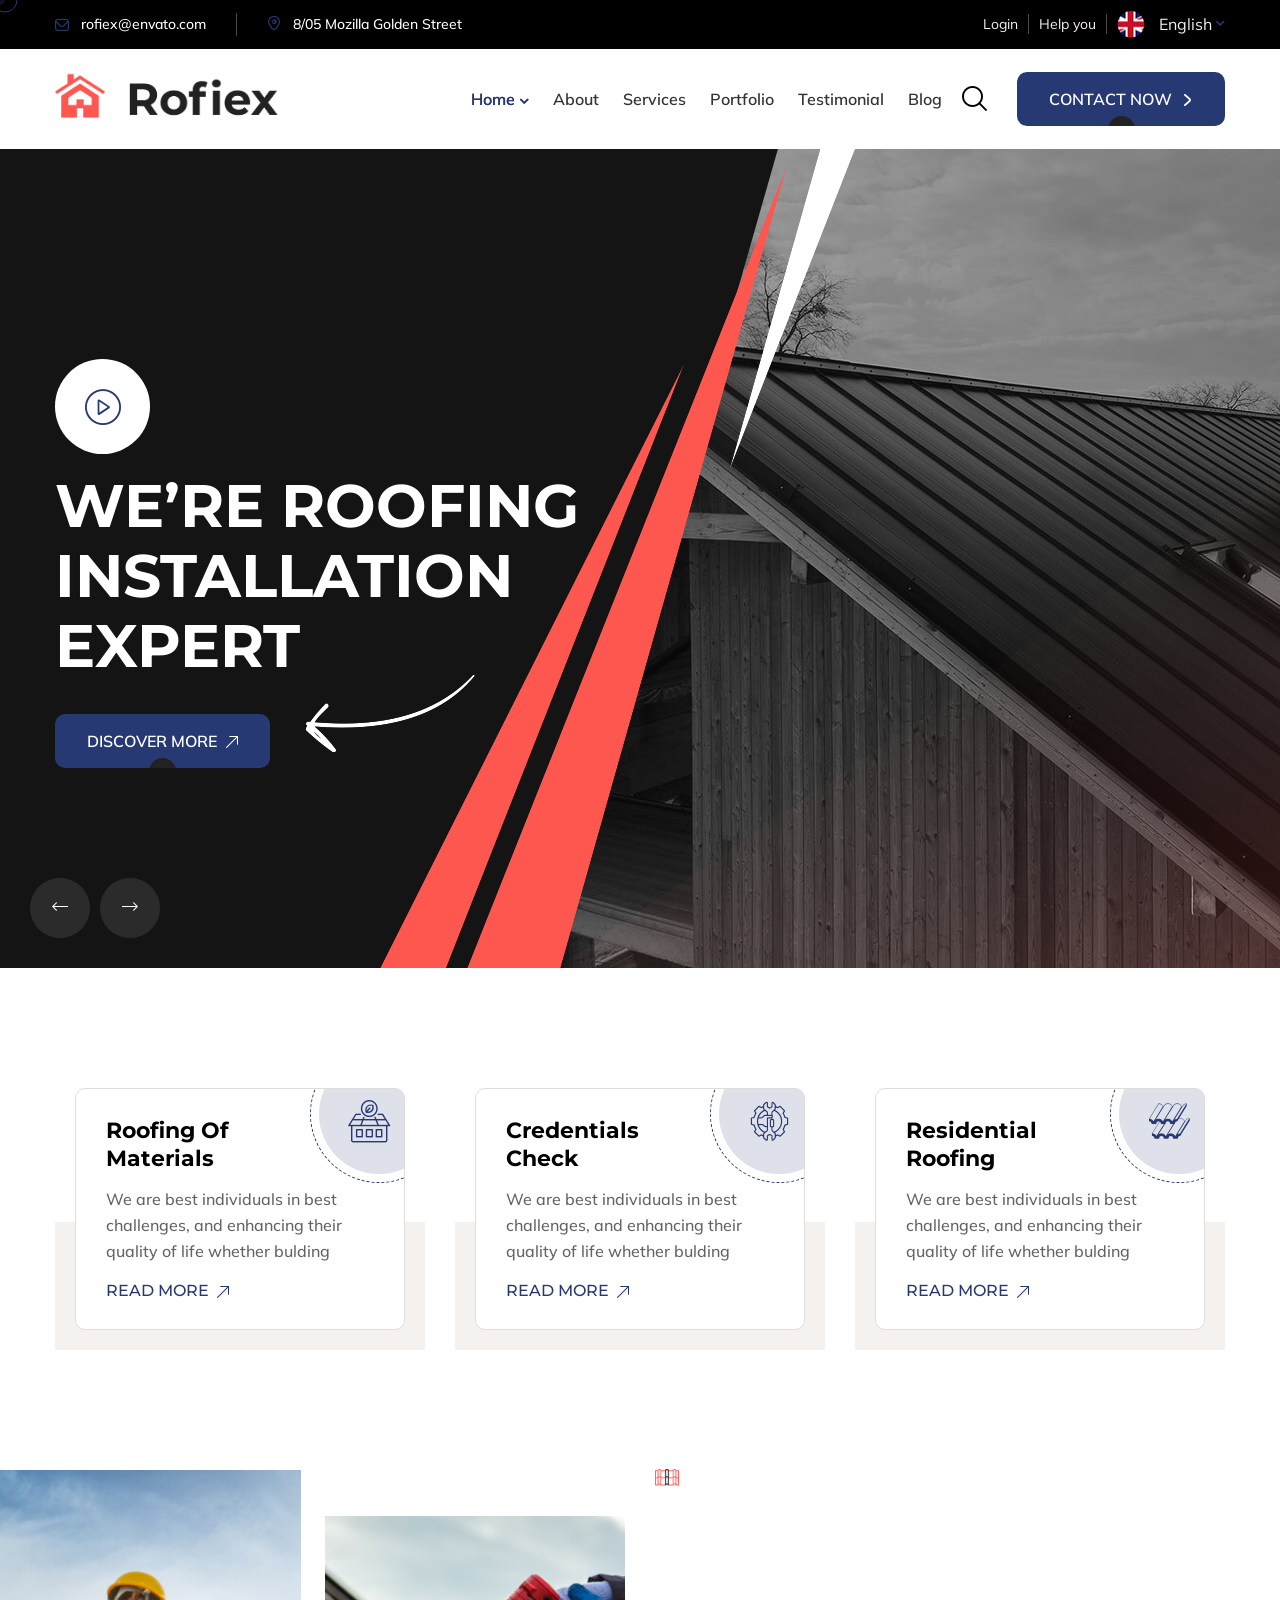
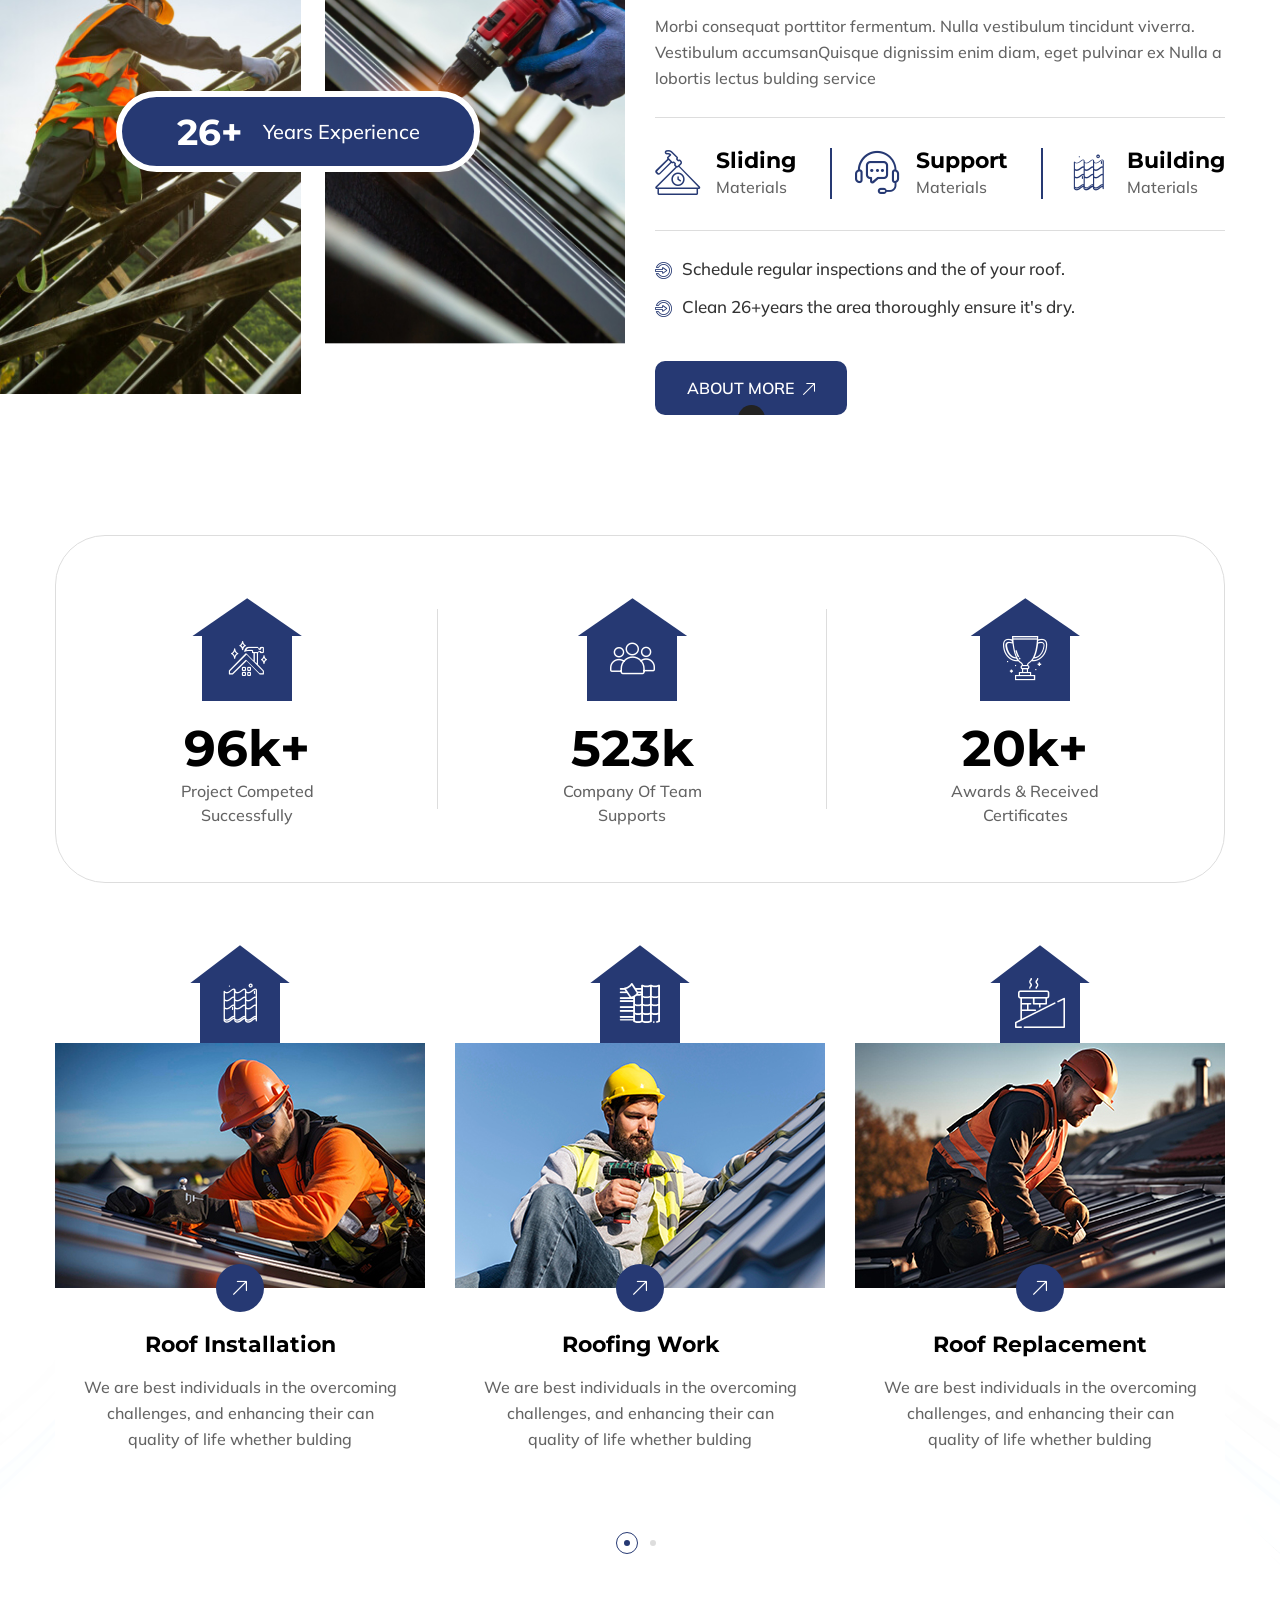
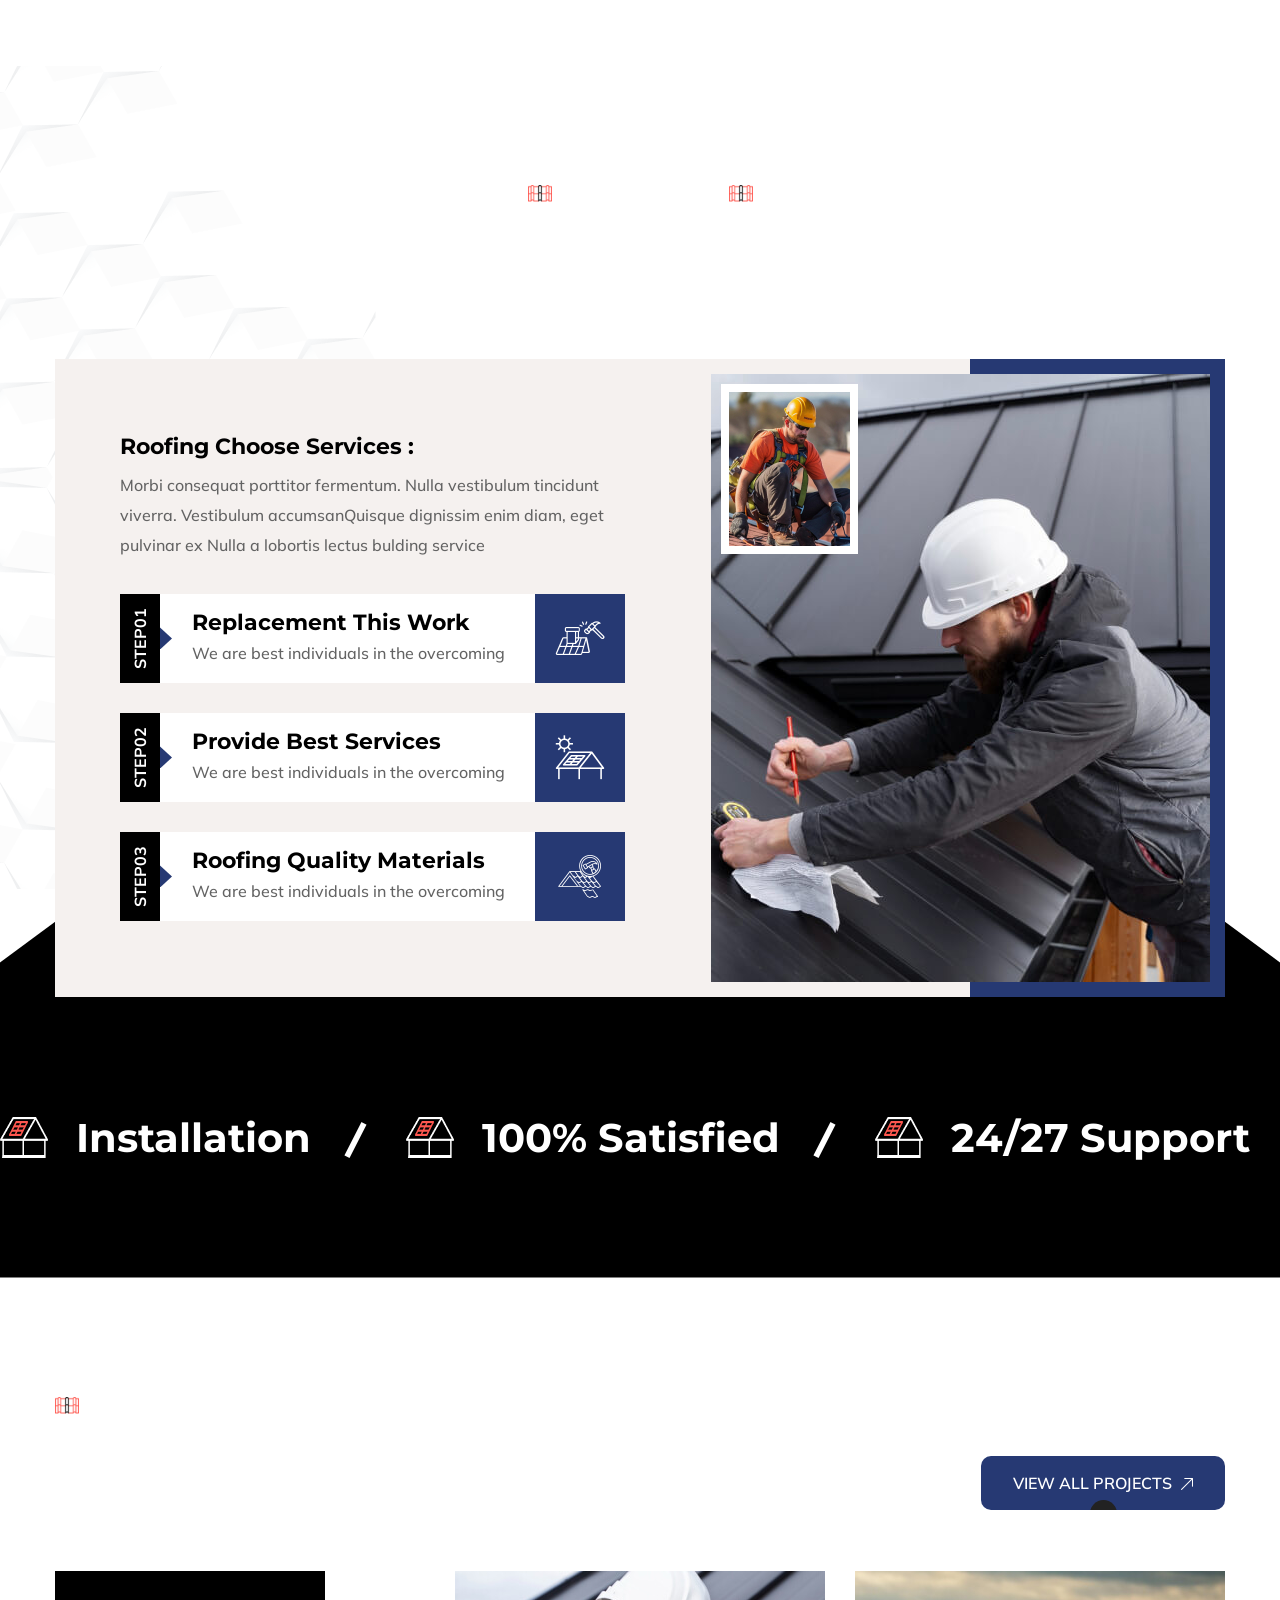
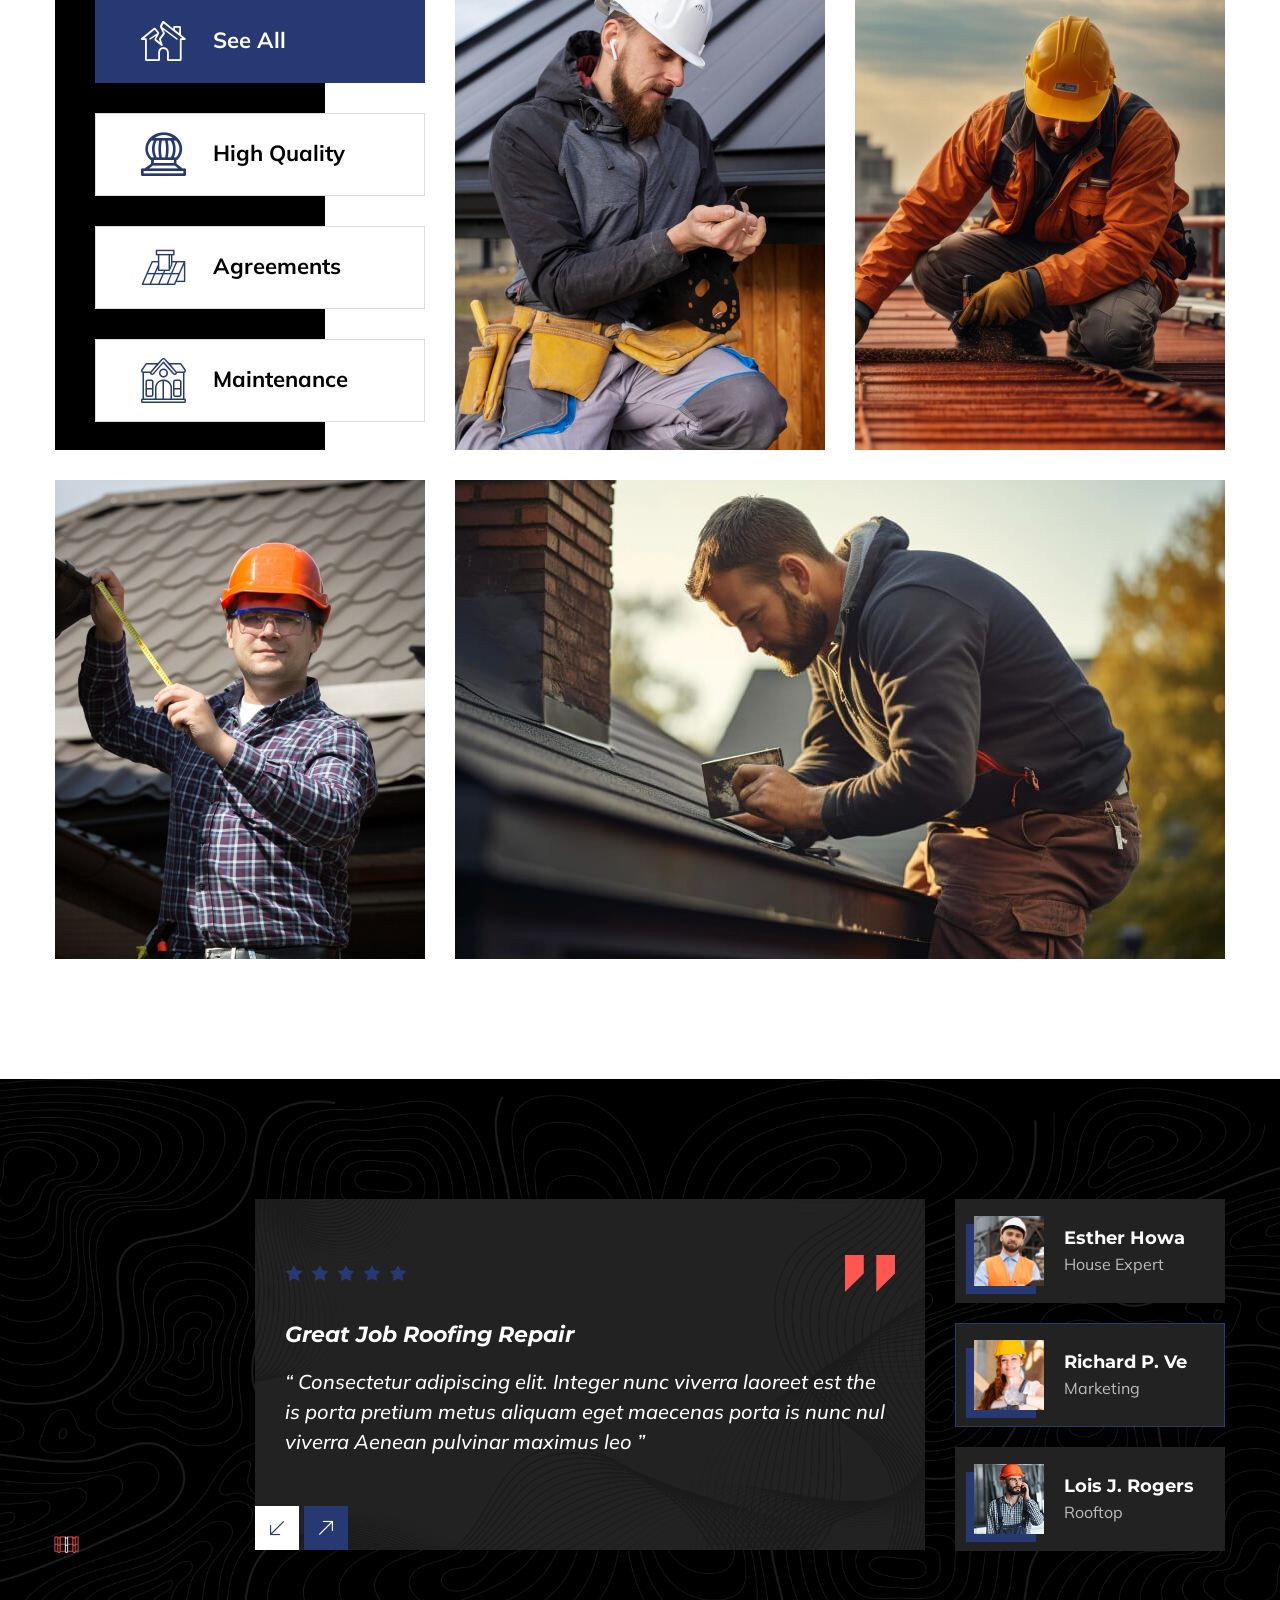
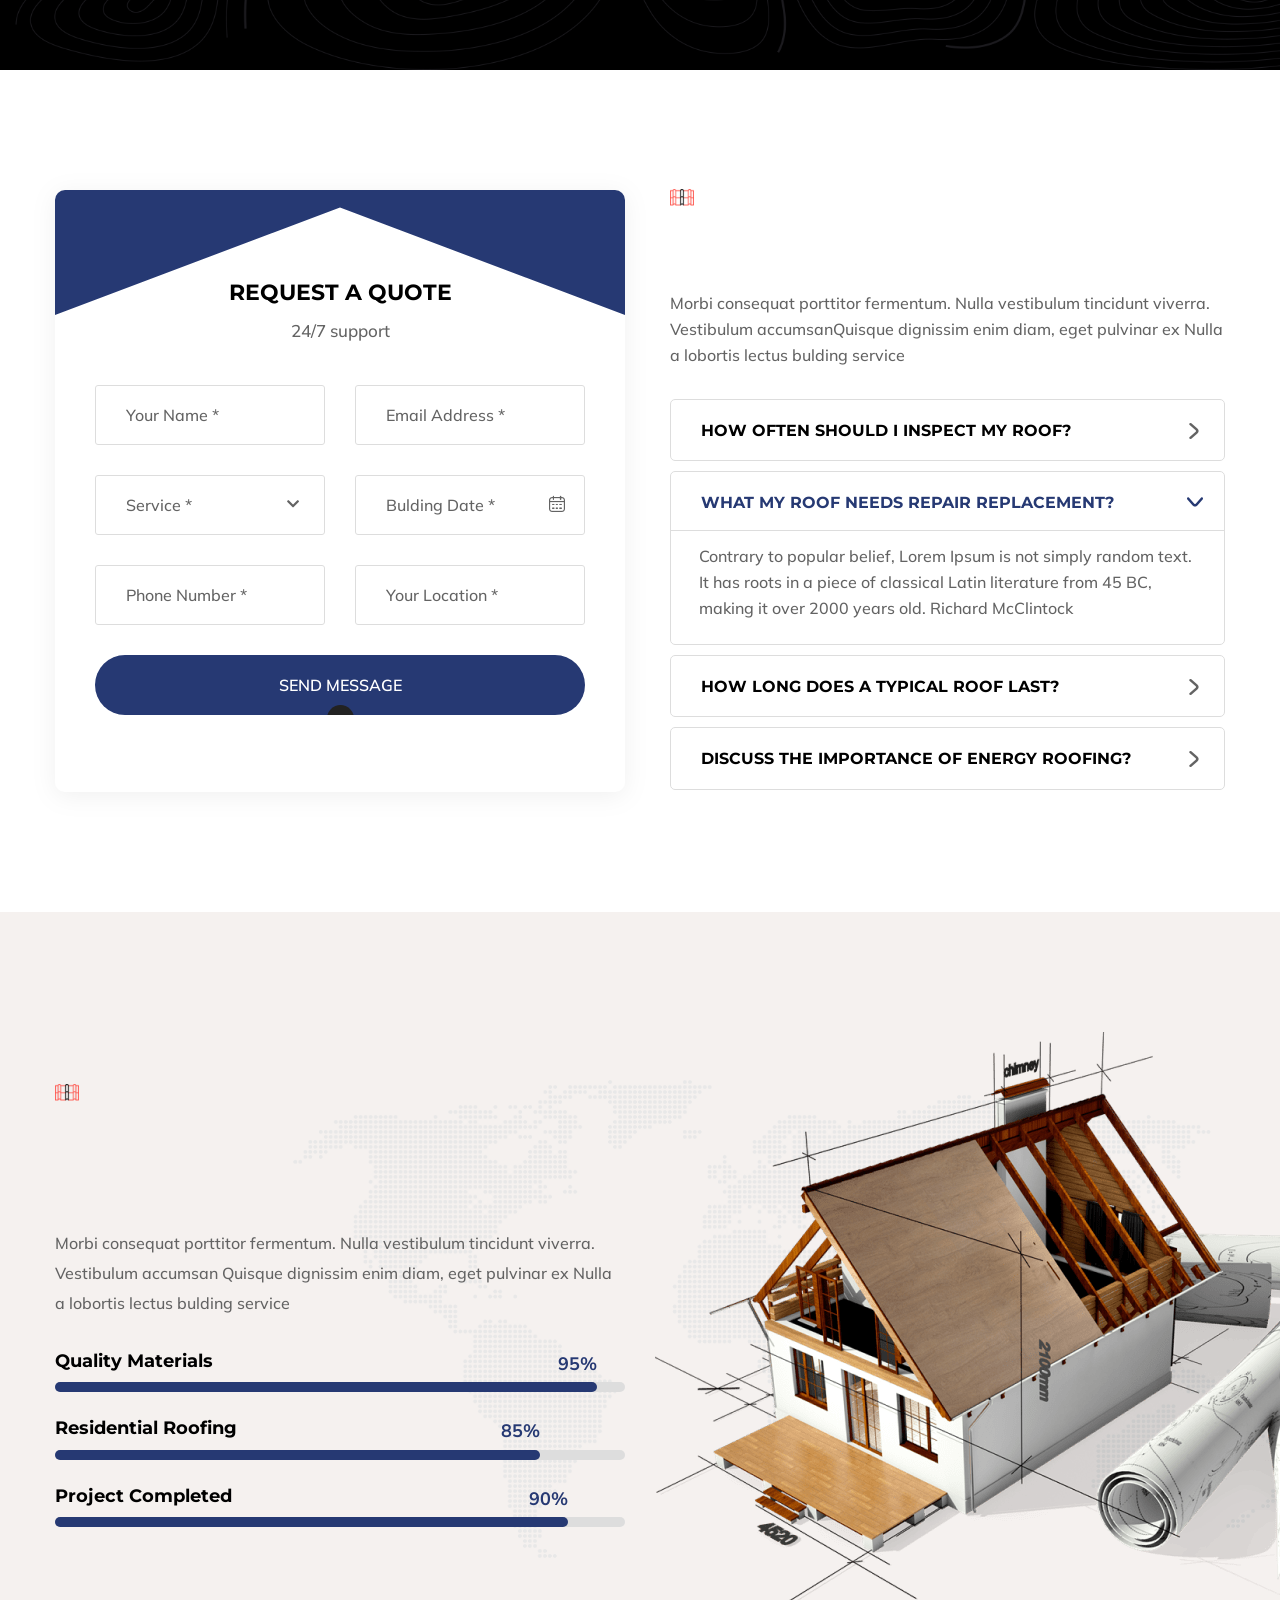
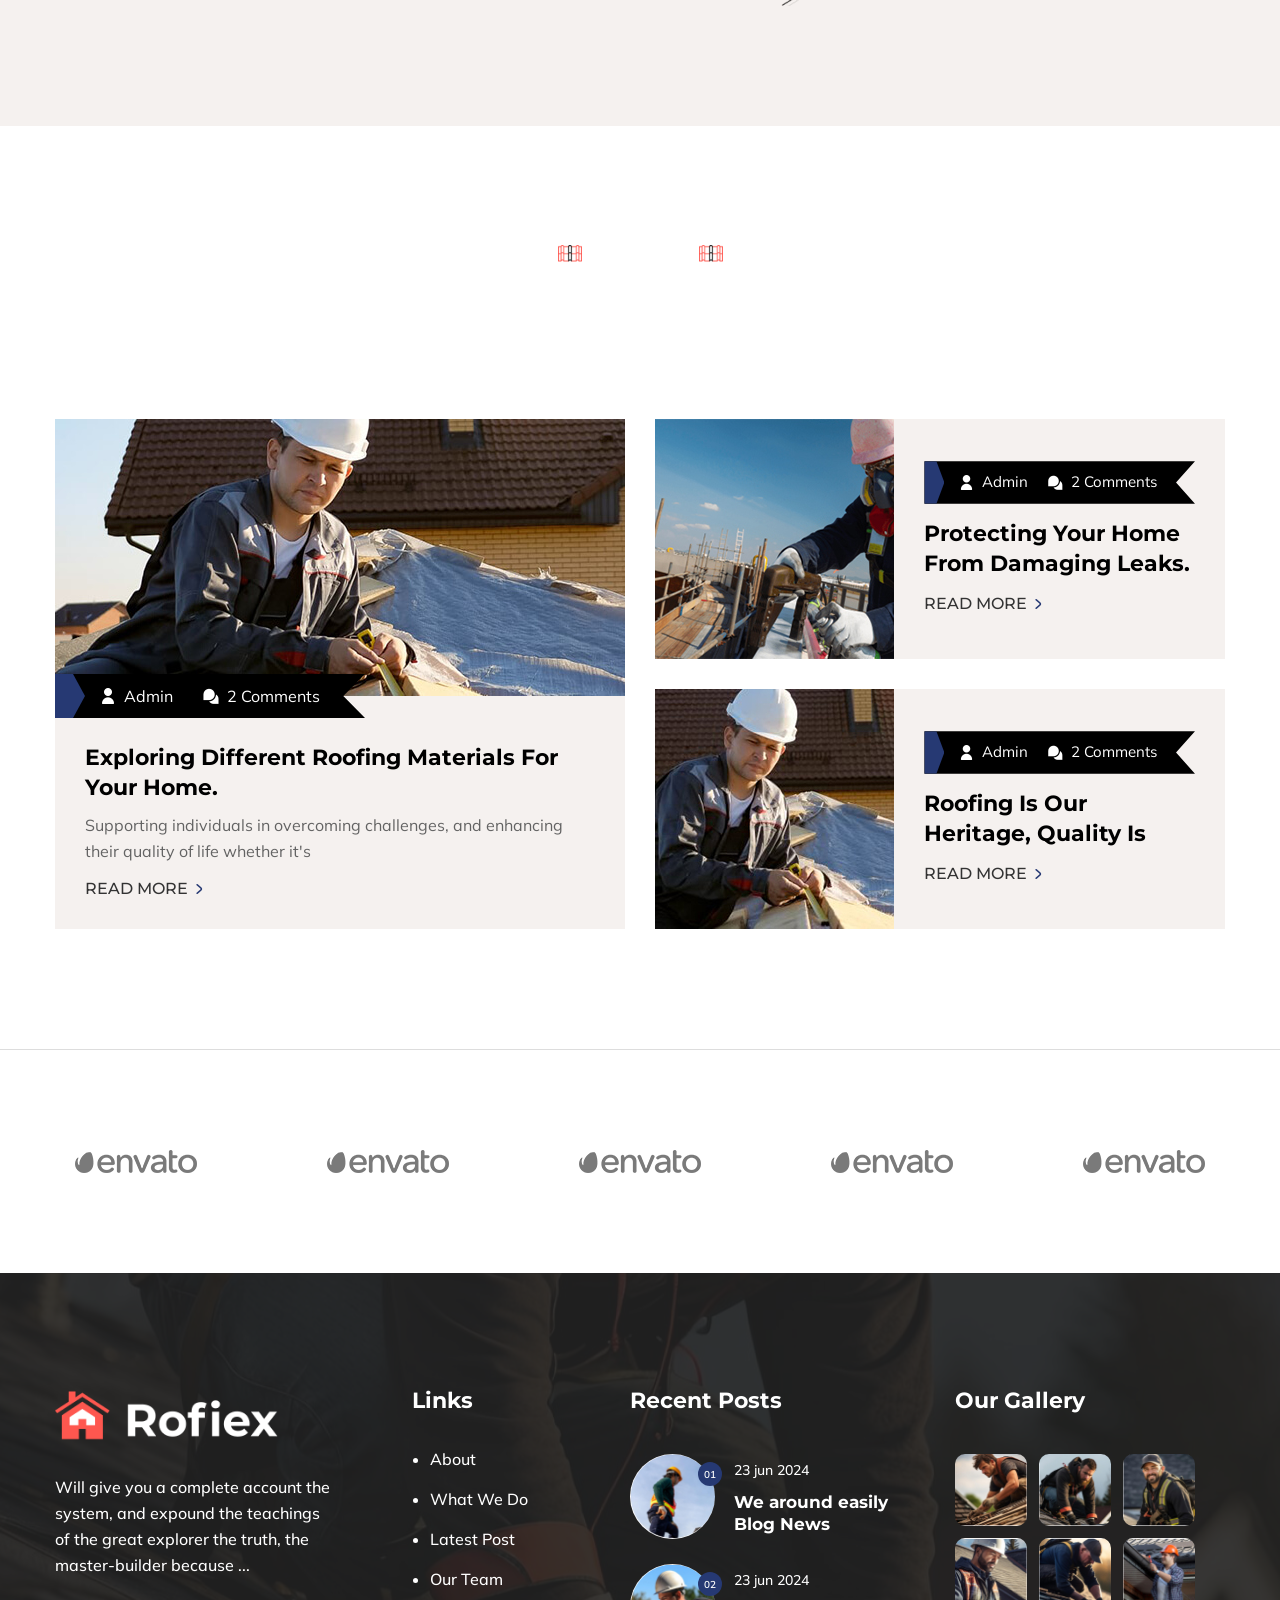
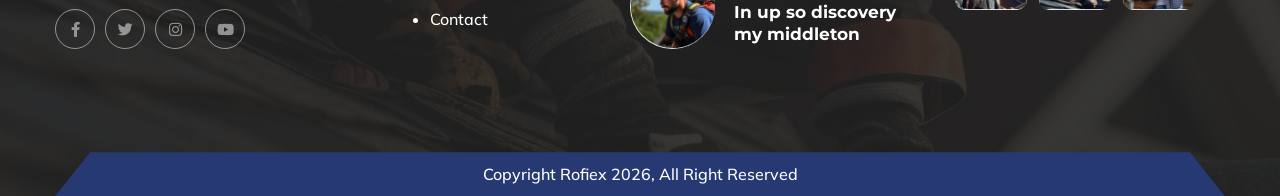
<file: index-3-one-page.html>
<!DOCTYPE html>
<html lang="en">


<!-- Mirrored from bracketweb.com/rofiex-html/index-3-one-page.html by HTTrack Website Copier/3.x [XR&CO'2014], Wed, 01 Apr 2026 07:17:20 GMT -->
<head>
    <meta charset="UTF-8" />
    <meta name="viewport" content="width=device-width, initial-scale=1.0" />
    <title>Home Three || Rofiex || HTML Template For Roofing Services</title>
    <!-- favicons Icons -->
    <link rel="apple-touch-icon" sizes="180x180" href="assets/images/favicons/apple-touch-icon.png" />
    <link rel="icon" type="image/png" sizes="32x32" href="assets/images/favicons/favicon-32x32.png" />
    <link rel="icon" type="image/png" sizes="16x16" href="assets/images/favicons/favicon-16x16.png" />
    <link rel="manifest" href="assets/images/favicons/site.webmanifest" />
    <meta name="description" content="Rofiex is the perfect HTML template for your roofing business. It has a very modern and creative look. We built this template specially for the metal roofing, industrial roofing, construction, roof installation, maintenance, renovation, repair service, roof repair, roofers, roofing, roofing services and roofing company related to any business website." />

    <!-- fonts -->
    <link rel="preconnect" href="https://fonts.googleapis.com/">
    <link rel="preconnect" href="https://fonts.gstatic.com/" crossorigin>
    <link href="https://fonts.googleapis.com/css2?family=Montserrat:ital,wght@0,100..900;1,100..900&amp;family=Mulish:ital,wght@0,200..1000;1,200..1000&amp;family=Work+Sans:ital,wght@0,100..900;1,100..900&amp;display=swap" rel="stylesheet">

    <link rel="stylesheet" href="assets/vendors/bootstrap/css/bootstrap.min.css" />
    <link rel="stylesheet" href="assets/vendors/bootstrap-select/bootstrap-select.min.css" />
    <link rel="stylesheet" href="assets/vendors/animate/animate.min.css" />
    <link rel="stylesheet" href="assets/vendors/fontawesome/css/all.min.css" />
    <link rel="stylesheet" href="assets/vendors/jquery-ui/jquery-ui.css" />
    <link rel="stylesheet" href="assets/vendors/date-time-picker/jquery.datetimepicker.min.css" />
    <link rel="stylesheet" href="assets/vendors/jarallax/jarallax.css" />
    <link rel="stylesheet" href="assets/vendors/jquery-magnific-popup/jquery.magnific-popup.css" />
    <link rel="stylesheet" href="assets/vendors/nouislider/nouislider.min.css" />
    <link rel="stylesheet" href="assets/vendors/nouislider/nouislider.pips.css" />
    <link rel="stylesheet" href="assets/vendors/tiny-slider/tiny-slider.css" />
    <link rel="stylesheet" href="assets/vendors/rofiex-icons/style.css" />
    <link rel="stylesheet" href="assets/vendors/slick/slick.css">
    <link rel="stylesheet" href="assets/vendors/owl-carousel/css/owl.carousel.min.css" />
    <link rel="stylesheet" href="assets/vendors/owl-carousel/css/owl.theme.default.min.css" />

    <!-- template styles -->
    <link rel="stylesheet" href="assets/css/rofiex.css" />
</head>

<body class="custom-cursor">

    <div class="custom-cursor__cursor"></div>
    <div class="custom-cursor__cursor-two"></div>

    <div class="preloader">
        <div class="preloader__image" style="background-image: url(assets/images/loader.png);"></div>
    </div>
    <!-- /.preloader -->
    <div class="page-wrapper">
        <div class="topbar">
            <div class="container">
                <div class="row">
                    <div class="col-md-7">
                        <ul class="list-unstyled topbar__info">
                            <li class="topbar__info__item">
                                <span class="icon-mail2"></span>
                                <a href="mailto:rofiex@envato.com">rofiex@envato.com</a>
                            </li>
                            <li class="topbar__info__item">
                                <span class="icon-location"></span>
                                8/05 Mozilla Golden Street
                            </li>
                        </ul><!-- /.list-unstyled topbar__info -->
                    </div>
                    <div class="col-md-5">
                        <div class="topbar__right">
                            <ul class="topbar__right__item">
                                <li><a href="login.html">Login</a></li>
                                <li class="topbar__right__item__divider"></li>
                                <li><a href="contact.html">Help you</a></li>
                                <li class="topbar__right__item__divider"></li>
                                <li>
                                    <img src="assets/images/resources/flag.png" alt="flag">
                                    <select class="selectpicker" id="language-select">
                                        <option value="Select program 01">English</option>
                                        <option value="Select program 02">Bangla</option>
                                    </select>
                                </li>
                            </ul>
                        </div><!-- /.topbar__right -->
                    </div>
                </div>
            </div>
        </div>
        <header class="main-header main-header--three sticky-header sticky-header--one-page">
            <div class="container">
                <div class="main-header__inner">
                    <div class="main-header__logo">
                        <a href="index.html">
                            <img src="assets/images/logo-dark.png" alt="Rofiex HTML" width="223">
                        </a>
                    </div><!-- /.main-header__logo -->
                    <nav class="main-header__nav main-menu">
                        <ul class="main-menu__list one-page-scroll-menu">
                            <li class="dropdown megamenu scrollToLink current">
                                <a href="#home">Home</a>
                                <ul>
                                    <li>
                                        <section class="home-showcase">
                                            <div class="container">
                                                <div class="home-showcase__inner">
                                                    <div class="row">
                                                        <div class="col-md-6 col-lg-3">
                                                            <div class="demo-one__card">
                                                                <div class="demo-one__image">
                                                                    <img src="assets/images/rofiex-landing/home-1.jpg" alt="rofiex">
                                                                    <div class="demo-one__btns">
                                                                        <a href="index.html" class="rofiex-btn demo-one__btn">
                                                                            <span>Multi Page</span>
                                                                        </a><!-- /.thm-btn demo-one__btn -->
                                                                        <a href="index-one-page.html" class="rofiex-btn demo-one__btn">
                                                                            <span>One Page</span>
                                                                        </a><!-- /.thm-btn demo-one__btn -->
                                                                    </div><!-- /.demo-one__btns -->
                                                                </div><!-- /.demo-one__image -->
                                                                <div class="demo-one__content">
                                                                    <h3 class="demo-one__title">
                                                                        <a href="index.html">Home Page 01</a>
                                                                    </h3><!-- /.demo-one__title -->
                                                                </div><!-- /.demo-one__content -->
                                                            </div><!-- /.demo-one__card -->
                                                        </div><!-- /.col-md-6 col-lg-3 -->
                                                        <div class="col-md-6 col-lg-3">
                                                            <div class="demo-one__card">
                                                                <div class="demo-one__image">
                                                                    <img src="assets/images/rofiex-landing/home-2.jpg" alt="rofiex">
                                                                    <div class="demo-one__btns">
                                                                        <a href="index-2.html" class="rofiex-btn demo-one__btn">
                                                                            <span>Multi Page</span>
                                                                        </a><!-- /.thm-btn demo-one__btn -->
                                                                        <a href="index-2-one-page.html" class="rofiex-btn demo-one__btn">
                                                                            <span>One Page</span>
                                                                        </a><!-- /.thm-btn demo-one__btn -->
                                                                    </div><!-- /.demo-one__btns -->
                                                                </div><!-- /.demo-one__image -->
                                                                <div class="demo-one__content">
                                                                    <h3 class="demo-one__title">
                                                                        <a href="index-2.html">Home Page 02</a>
                                                                    </h3><!-- /.demo-one__title -->
                                                                </div><!-- /.demo-one__content -->
                                                            </div><!-- /.demo-one__card -->
                                                        </div><!-- /.col-md-6 col-lg-3 -->
                                                        <div class="col-md-6 col-lg-3">
                                                            <div class="demo-one__card">
                                                                <div class="demo-one__image">
                                                                    <img src="assets/images/rofiex-landing/home-3.jpg" alt="rofiex">
                                                                    <div class="demo-one__btns">
                                                                        <a href="index-3.html" class="rofiex-btn demo-one__btn">
                                                                            <span>Multi Page</span>
                                                                        </a><!-- /.thm-btn demo-one__btn -->
                                                                        <a href="index-3-one-page.html" class="rofiex-btn demo-one__btn">
                                                                            <span>One Page</span>
                                                                        </a><!-- /.thm-btn demo-one__btn -->
                                                                    </div><!-- /.demo-one__btns -->
                                                                </div><!-- /.demo-one__image -->
                                                                <div class="demo-one__content">
                                                                    <h3 class="demo-one__title">
                                                                        <a href="index-3.html">Home Page 03</a>
                                                                    </h3><!-- /.demo-one__title -->
                                                                </div><!-- /.demo-one__content -->
                                                            </div><!-- /.demo-one__card -->
                                                        </div><!-- /.col-md-6 col-lg-3 -->
                                                        <div class="col-md-6 col-lg-3">
                                                            <div class="demo-one__card">
                                                                <div class="demo-one__image">
                                                                    <img src="assets/images/rofiex-landing/home-rtl.jpg" alt="rofiex">
                                                                    <div class="demo-one__btns">
                                                                        <a href="index-rtl.html" class="rofiex-btn demo-one__btn">
                                                                            <span>View Page</span>
                                                                        </a><!-- /.thm-btn demo-one__btn -->
                                                                    </div><!-- /.demo-one__btns -->
                                                                </div><!-- /.demo-one__image -->
                                                                <div class="demo-one__content">
                                                                    <h3 class="demo-one__title">
                                                                        <a href="index-rtl.html">Home RTL</a>
                                                                    </h3><!-- /.demo-one__title -->
                                                                </div><!-- /.demo-one__content -->
                                                            </div><!-- /.demo-one__card -->
                                                        </div><!-- /.col-md-6 col-lg-3 -->
                                                    </div><!-- /.row -->

                                                </div><!-- /.home-showcase__inner -->
                                            </div><!-- /.container -->
                                        </section>
                                    </li>
                                </ul>
                            </li>
                            <li class="scrollToLink"><a href="#about">About</a></li>
                            <li class="scrollToLink"><a href="#services">Services</a></li>
                            <li class="scrollToLink"><a href="#portfolio">Portfolio</a></li>
                            <li class="scrollToLink"><a href="#testimonial">Testimonial</a></li>
                            <li class="scrollToLink"><a href="#blog">Blog</a></li>
                        </ul>
                    </nav><!-- /.main-header__nav -->
                    <div class="main-header__right">
                        <div class="mobile-nav__btn mobile-nav__toggler">
                            <span></span>
                            <span></span>
                            <span></span>
                        </div><!-- /.mobile-nav__toggler -->
                        <a href="#" class="search-toggler main-header__search">
                            <i class="icon-search" aria-hidden="true"></i>
                            <span class="sr-only">Search</span>
                        </a><!-- /.search-toggler -->
                        <a href="contact.html" class="rofiex-btn main-header__btn">
                            <span>Contact Now<i class="icon-arrow-right4"></i></span>
                        </a><!-- /.thm-btn main-header__btn -->
                    </div><!-- /.main-header__right -->
                </div><!-- /.main-header__inner -->
            </div>
        </header><!-- /.main-header -->

        <!--Main Slider Start-->
        <section class="main-slider-three" id="home">
            <div class="main-slider-three__carousel rofiex-owl__carousel owl-carousel" data-owl-options='{
		"loop": true,
		"animateOut": "slideOutDown",
		"animateIn": "fadeIn",
		"items": 1,
		"autoplayTimeout": 7000,
		"smartSpeed": 1000,
		"autoplay": true,
		"autoplayHoverPause": true,
		"nav": true,
		"navText": ["<span class=\"icon-arrow-left\"></span>","<span class=\"icon-arrow-right\"></span>"],
		"dots": false,
		"margin": 0
		}'>
                <div class="item">
                    <!-- slider item start -->
                    <div class="main-slider-three__item">
                        <!-- bg image start -->
                        <div class="main-slider-three__bg" style="background-image: url(assets/images/shapes/slider-3-bg-1.png);"></div>
                        <!-- bg image end -->
                        <div class="main-slider-three__left-image" style="background-image: url(assets/images/backgrounds/slider-3-layer.png);"></div><!-- main-slider-three__left-image -->
                        <div class="main-slider-three__shape-1">
                            <img src="assets/images/shapes/slider-3-shape-1.png" alt="rofiex">
                        </div><!-- shape-one -->
                        <div class="main-slider-three__shape-2">
                            <img src="assets/images/shapes/slider-3-shape-2.png" alt="rofiex">
                        </div><!-- shape-one -->
                        <div class="main-slider-three__shape-3">
                            <img src="assets/images/shapes/slider-3-shape-3.png" alt="rofiex">
                        </div><!-- shape-one -->
                        <div class="main-slider-three__shape-bg">
                            <img src="assets/images/backgrounds/slider-3-1.jpg" alt="rofiex">
                        </div><!-- shape-backgorund -->
                        <div class="container">
                            <div class="row">
                                <div class="col-xl-8">
                                    <div class="main-slider-three__content">
                                        <div class="main-slider-three__video">
                                            <a href="https://www.youtube.com/watch?v=h9MbznbxlLc" class="video-popup">
                                                <i class="icon-play"></i>
                                                <span class="ripple"></span>
                                            </a>
                                        </div>
                                        <!-- main-slider-three__video -->
                                        <h2 class="main-slider-three__title">
                                            <span class="main-slider-three__title-anim">We’re Roofing</span><br>
                                            <span class="main-slider-three__title-anim">Installation</span><br>
                                            <span class="main-slider-three__title-anim">Expert</span>
                                        </h2><!-- main-slider-three__title -->
                                        <div class="main-slider-three__btn">
                                            <a href="services.html" class="rofiex-btn"><span>Discover More<i class="icon-up-right-arrow"></i></span></a><!-- /.btn -->
                                        </div>
                                        <div class="main-slider-three__arrow"><img src="assets/images/shapes/slider-3-border.png" alt="rofiex"></div>
                                        <!-- /.arrow -->
                                    </div>
                                </div>
                            </div>
                        </div>
                    </div>
                </div><!-- item -->
                <div class="item">
                    <!-- slider item start -->
                    <div class="main-slider-three__item">
                        <!-- bg image start -->
                        <div class="main-slider-three__bg" style="background-image: url(assets/images/shapes/slider-3-bg-1.png);"></div>
                        <!-- bg image end -->
                        <div class="main-slider-three__left-image" style="background-image: url(assets/images/backgrounds/slider-3-layer.png);"></div><!-- main-slider-three__left-image -->
                        <div class="main-slider-three__shape-1">
                            <img src="assets/images/shapes/slider-3-shape-1.png" alt="rofiex">
                        </div><!-- shape-one -->
                        <div class="main-slider-three__shape-2">
                            <img src="assets/images/shapes/slider-3-shape-2.png" alt="rofiex">
                        </div><!-- shape-one -->
                        <div class="main-slider-three__shape-3">
                            <img src="assets/images/shapes/slider-3-shape-3.png" alt="rofiex">
                        </div><!-- shape-one -->
                        <div class="main-slider-three__shape-bg">
                            <img src="assets/images/backgrounds/slider-3-2.jpg" alt="rofiex">
                        </div><!-- shape-backgorund -->
                        <div class="container">
                            <div class="row">
                                <div class="col-xl-8">
                                    <div class="main-slider-three__content">
                                        <div class="main-slider-three__video">
                                            <a href="https://www.youtube.com/watch?v=h9MbznbxlLc" class="video-popup">
                                                <i class="icon-play"></i>
                                                <span class="ripple"></span>
                                            </a>
                                        </div>
                                        <!-- main-slider-three__video -->
                                        <h2 class="main-slider-three__title">
                                            <span class="main-slider-three__title-anim">We’re Roofing</span><br>
                                            <span class="main-slider-three__title-anim">Contructions</span><br>
                                            <span class="main-slider-three__title-anim">Expert</span>
                                        </h2><!-- main-slider-three__title -->
                                        <div class="main-slider-three__btn">
                                            <a href="services.html" class="rofiex-btn"><span>Discover More<i class="icon-up-right-arrow"></i></span></a><!-- /.btn -->
                                        </div>
                                        <div class="main-slider-three__arrow"><img src="assets/images/shapes/slider-3-border.png" alt="rofiex"></div>
                                        <!-- /.arrow -->
                                    </div>
                                </div>
                            </div>
                        </div>
                    </div>
                </div><!-- item -->
                <div class="item">
                    <!-- slider item start -->
                    <div class="main-slider-three__item">
                        <!-- bg image start -->
                        <div class="main-slider-three__bg" style="background-image: url(assets/images/shapes/slider-3-bg-1.png);"></div>
                        <!-- bg image end -->
                        <div class="main-slider-three__left-image" style="background-image: url(assets/images/backgrounds/slider-3-layer.png);"></div><!-- main-slider-three__left-image -->
                        <div class="main-slider-three__shape-1">
                            <img src="assets/images/shapes/slider-3-shape-1.png" alt="rofiex">
                        </div><!-- shape-one -->
                        <div class="main-slider-three__shape-2">
                            <img src="assets/images/shapes/slider-3-shape-2.png" alt="rofiex">
                        </div><!-- shape-one -->
                        <div class="main-slider-three__shape-3">
                            <img src="assets/images/shapes/slider-3-shape-3.png" alt="rofiex">
                        </div><!-- shape-one -->
                        <div class="main-slider-three__shape-bg">
                            <img src="assets/images/backgrounds/slider-3-3.jpg" alt="rofiex">
                        </div><!-- shape-backgorund -->
                        <div class="container">
                            <div class="row">
                                <div class="col-xl-8">
                                    <div class="main-slider-three__content">
                                        <div class="main-slider-three__video">
                                            <a href="https://www.youtube.com/watch?v=h9MbznbxlLc" class="video-popup">
                                                <i class="icon-play"></i>
                                                <span class="ripple"></span>
                                            </a>
                                        </div>
                                        <!-- main-slider-three__video -->
                                        <h2 class="main-slider-three__title">
                                            <span class="main-slider-three__title-anim">We’re Roofing</span><br>
                                            <span class="main-slider-three__title-anim">Repairing</span><br>
                                            <span class="main-slider-three__title-anim">Expert</span>
                                        </h2><!-- main-slider-three__title -->
                                        <div class="main-slider-three__btn">
                                            <a href="services.html" class="rofiex-btn"><span>Discover More<i class="icon-up-right-arrow"></i></span></a><!-- /.btn -->
                                        </div>
                                        <div class="main-slider-three__arrow"><img src="assets/images/shapes/slider-3-border.png" alt="rofiex"></div>
                                        <!-- /.arrow -->
                                    </div>
                                </div>
                            </div>
                        </div>
                    </div>
                </div><!-- item -->
            </div>
        </section>
        <!--Main Slider End-->

        <!-- Feature Start -->
        <section class="feature-two">
            <div class="container">
                <div class="row gutter-y-30">
                    <div class="col-lg-4 col-md-6 wow fadeInUp" data-wow-delay="00ms">
                        <div class="feature-two__item">
                            <div class="feature-two__item__content">
                                <div class="feature-two__item__icon"><i class="icon-tool"></i></div>
                                <h3 class="feature-two__item__title">Roofing of Materials</h3>
                                <p class="feature-two__item__text">
                                    We are best individuals in best challenges, and enhancing their quality of life whether bulding
                                </p>
                                <a href="about.html" class="feature-two__item__rm"><span>Read More</span><i class="icon-up-right-arrow"></i></a>
                            </div>
                        </div>
                    </div><!-- feature-item -->
                    <div class="col-lg-4 col-md-6 wow fadeInUp" data-wow-delay="100ms">
                        <div class="feature-two__item">
                            <div class="feature-two__item__content">
                                <div class="feature-two__item__icon"><i class="icon-repair"></i></div>
                                <h3 class="feature-two__item__title">Credentials Check</h3>
                                <p class="feature-two__item__text">
                                    We are best individuals in best challenges, and enhancing their quality of life whether bulding
                                </p>
                                <a href="about.html" class="feature-two__item__rm"><span>Read More</span><i class="icon-up-right-arrow"></i></a>
                            </div>
                        </div>
                    </div><!-- feature-item -->
                    <div class="col-lg-4 col-md-6 wow fadeInUp" data-wow-delay="200ms">
                        <div class="feature-two__item">
                            <div class="feature-two__item__content">
                                <div class="feature-two__item__icon"><i class="icon-construction-1"></i></div>
                                <h3 class="feature-two__item__title">Residential Roofing</h3>
                                <p class="feature-two__item__text">
                                    We are best individuals in best challenges, and enhancing their quality of life whether bulding
                                </p>
                                <a href="about.html" class="feature-two__item__rm"><span>Read More</span><i class="icon-up-right-arrow"></i></a>
                            </div>
                        </div>
                    </div><!-- feature-item -->
                </div>
            </div>
        </section>
        <!-- Feature End -->

        <section class="about-three" id="about">
            <div class="about-three__shape" style="background-image: url(assets/images/shapes/about-3-shape-1.png);"></div>
            <div class="container">
                <div class="row">
                    <div class="col-xl-6">
                        <div class="rofiex-stretch-element-inside-column">
                            <div class="about-three__image wow fadeInLeft" data-wow-delay="100ms">
                                <img src="assets/images/resources/about-3-1.jpg" alt="rofiex">
                                <img src="assets/images/resources/about-3-2.jpg" alt="rofiex">
                                <div class="about-three__experiance count-box wow fadeInUp" data-wow-delay="400ms">
                                    <div class="about-three__experiance__years"><span class="count-text" data-stop="26" data-speed="1500"></span>+</div>
                                    <p class="about-three__experiance__text">years experience</p>
                                </div><!-- /.about-three__experiance -->
                            </div><!-- /.about-three__image -->
                        </div>
                    </div><!-- /.col-lg-6 -->
                    <div class="col-xl-6 d-flex align-items-center wow fadeInRight" data-wow-delay="300ms">
                        <div class="about-three__content">
                            <div class="sec-title text-left">

                                <h6 class="sec-title__tagline bw-split-in-up"><img src="assets/images/shapes/sec-title__shape-one.png" alt="rofiex">About Us<img src="assets/images/shapes/sec-title__shape-one.png" alt="rofiex"></h6><!-- /.sec-title__tagline -->

                                <h3 class="sec-title__title bw-split-in-left">Profesional Roof Repair About Services Workings.</h3><!-- /.sec-title__title -->
                            </div><!-- /.sec-title -->
                            <p class="about-three__content__text">
                                Morbi consequat porttitor fermentum. Nulla vestibulum tincidunt viverra. Vestibulum accumsanQuisque dignissim
                                enim diam, eget pulvinar ex Nulla a lobortis lectus bulding service
                            </p>
                            <div class="about-three__content__box">
                                <div class="about-three__content__box__item">
                                    <div class="about-three__content__box__item__icon"><i class="icon-construction"></i></div>
                                    <div class="about-three__content__box__item__content">
                                        <h4 class="about-three__content__box__item__title">Sliding</h4>
                                        <p class="about-three__content__box__item__text">Materials</p>
                                    </div>
                                </div>
                                <div class="about-three__content__box__item">
                                    <div class="about-three__content__box__item__icon"><i class="icon-customer-support"></i></div>
                                    <div class="about-three__content__box__item__content">
                                        <h4 class="about-three__content__box__item__title">Support</h4>
                                        <p class="about-three__content__box__item__text">Materials</p>
                                    </div>
                                </div>
                                <div class="about-three__content__box__item">
                                    <div class="about-three__content__box__item__icon"><i class="icon-roof-9"></i></div>
                                    <div class="about-three__content__box__item__content">
                                        <h4 class="about-three__content__box__item__title">Building</h4>
                                        <p class="about-three__content__box__item__text">Materials</p>
                                    </div>
                                </div>
                            </div>
                            <ul class="about-three__content__list">
                                <li><i class="icon-check-five"></i>Schedule regular inspections and the of your roof.</li>
                                <li><i class="icon-check-five"></i>Clean 26+years the area thoroughly ensure it's dry.</li>
                            </ul>
                            <a href="about.html" class="rofiex-btn"><span>About More<i class="icon-up-right-arrow"></i></span></a>
                        </div><!-- /.why-choose-two__content -->
                    </div><!-- /.col-lg-6 -->
                </div><!-- /.row -->
            </div><!-- /.container -->
        </section><!-- /.about-three -->

        <section class="funfact-two">
            <div class="container">
                <ul class="funfact-two__list">
                    <li class="funfact-two__item count-box">
                        <div class="funfact-two__icon">
                            <span class="icon-roof"></span>
                        </div>
                        <div class="funfact-two__content">
                            <h3 class="funfact-two__count"><span class="count-text" data-stop="96" data-speed="1500"></span>k+</h3>
                            <!-- /.funfact-two__count -->
                            <p class="funfact-two__text">Project Competed<br> successfully</p><!-- /.funfact-two__text -->
                        </div>
                    </li><!-- item -->
                    <li class="funfact-two__item count-box">
                        <div class="funfact-two__icon">
                            <span class="icon-people"></span>
                        </div>
                        <div class="funfact-two__content">
                            <h3 class="funfact-two__count"><span class="count-text" data-stop="523" data-speed="1500"></span>k</h3>
                            <!-- /.funfact-two__count -->
                            <p class="funfact-two__text">Company Of Team<br> Supports</p><!-- /.funfact-two__text -->
                        </div>
                    </li><!-- item -->
                    <li class="funfact-two__item count-box">
                        <div class="funfact-two__icon">
                            <span class="icon-trophy"></span>
                        </div>
                        <div class="funfact-two__content">
                            <h3 class="funfact-two__count"><span class="count-text" data-stop="20" data-speed="1500"></span>k+</h3>
                            <!-- /.funfact-two__count -->
                            <p class="funfact-two__text">Awards & Received <br>Certificates</p><!-- /.funfact-two__text -->
                        </div>
                    </li><!-- item -->
                </ul>
            </div>
        </section>

        <!-- Service Start -->
        <section class="service-three" id="services">
            <div class="service-three__shape" style="background-image: url(assets/images/shapes/service-bg-3.png);"></div>
            <div class="container">
                <div class="sec-title text-center">

                    <h6 class="sec-title__tagline bw-split-in-up"><img src="assets/images/shapes/sec-title__shape-one-white.png" alt="rofiex">Our Services<img src="assets/images/shapes/sec-title__shape-one-white.png" alt="rofiex"></h6><!-- /.sec-title__tagline -->

                    <h3 class="sec-title__title sec-title__title--white bw-split-in-left">We’re Providing High-quality<br> Roofing Services</h3><!-- /.sec-title__title -->
                </div><!-- /.sec-title -->
                <div class="service-three__carousel rofiex-owl__carousel rofiex-owl__carousel--basic-nav owl-carousel owl-theme" data-owl-options='{
				"items": 1,
				"margin": 30,
				"loop": false,
				"smartSpeed": 700,
				"nav": false,
				"navText": ["<i class=\"icon-prev\"></i>","<i class=\"icon-next\"></i>"],
				"dots": true,
				"autoplay": false,
				"responsive": {
					"0": {
						"items": 1
					},
					"768": {
						"items": 2
					},
					"992": {
						"items": 3
					}
				}
			}'>
                    <div class="item">
                        <div class="service-three__item">
                            <div class="service-three__item__icon"><i class="icon-roof-9"></i></div>
                            <div class="service-three__item__image">
                                <img src="assets/images/resources/service-3-1.jpg" alt="rofiex">
                            </div><!-- /.service-three__item__image -->
                            <div class="service-three__item__content">
                                <h3 class="service-three__item__title">
                                    <a href="service-d-installation.html">Roof Installation</a>
                                </h3>
                                <p class="service-three__item__text">
                                    We are best individuals in the overcoming challenges, and enhancing their can quality of life whether bulding
                                </p>
                                <a class="service-three__item__rm" href="service-d-installation.html"><i class="icon-up-right-arrow"></i></a>
                            </div>
                        </div><!-- /.service-three__item -->
                    </div><!-- /. item -->
                    <div class="item">
                        <div class="service-three__item">
                            <div class="service-three__item__icon"><i class="icon-material"></i></div>
                            <div class="service-three__item__image">
                                <img src="assets/images/resources/service-3-2.jpg" alt="rofiex">
                            </div><!-- /.service-three__item__image -->
                            <div class="service-three__item__content">
                                <h3 class="service-three__item__title">
                                    <a href="service-d-work.html">Roofing Work</a>
                                </h3>
                                <p class="service-three__item__text">
                                    We are best individuals in the overcoming challenges, and enhancing their can quality of life whether bulding
                                </p>
                                <a class="service-three__item__rm" href="service-d-work.html"><i class="icon-up-right-arrow"></i></a>
                            </div>
                        </div><!-- /.service-three__item -->
                    </div><!-- /. item -->
                    <div class="item">
                        <div class="service-three__item">
                            <div class="service-three__item__icon"><i class="icon-brush"></i></div>
                            <div class="service-three__item__image">
                                <img src="assets/images/resources/service-3-3.jpg" alt="rofiex">
                            </div><!-- /.service-three__item__image -->
                            <div class="service-three__item__content">
                                <h3 class="service-three__item__title">
                                    <a href="service-d-replacement.html">Roof Replacement</a>
                                </h3>
                                <p class="service-three__item__text">
                                    We are best individuals in the overcoming challenges, and enhancing their can quality of life whether bulding
                                </p>
                                <a class="service-three__item__rm" href="service-d-replacement.html"><i class="icon-up-right-arrow"></i></a>
                            </div>
                        </div><!-- /.service-three__item -->
                    </div><!-- /. item -->
                    <div class="item">
                        <div class="service-three__item">
                            <div class="service-three__item__icon"><i class="icon-roof-10"></i></div>
                            <div class="service-three__item__image">
                                <img src="assets/images/resources/service-3-4.jpg" alt="rofiex">
                            </div><!-- /.service-three__item__image -->
                            <div class="service-three__item__content">
                                <h3 class="service-three__item__title">
                                    <a href="service-d-maintenance.html">Roof Maintenance</a>
                                </h3>
                                <p class="service-three__item__text">
                                    We are best individuals in the overcoming challenges, and enhancing their can quality of life whether bulding
                                </p>
                                <a class="service-three__item__rm" href="service-d-maintenance.html"><i class="icon-up-right-arrow"></i></a>
                            </div>
                        </div><!-- /.service-three__item -->
                    </div><!-- /. item -->
                    <div class="item">
                        <div class="service-three__item">
                            <div class="service-three__item__icon"><i class="icon-repair"></i></div>
                            <div class="service-three__item__image">
                                <img src="assets/images/resources/service-3-5.jpg" alt="rofiex">
                            </div><!-- /.service-three__item__image -->
                            <div class="service-three__item__content">
                                <h3 class="service-three__item__title">
                                    <a href="service-d-roofing.html">Emergency Roofing</a>
                                </h3>
                                <p class="service-three__item__text">
                                    We are best individuals in the overcoming challenges, and enhancing their can quality of life whether bulding
                                </p>
                                <a class="service-three__item__rm" href="service-d-roofing.html"><i class="icon-up-right-arrow"></i></a>
                            </div>
                        </div><!-- /.service-three__item -->
                    </div><!-- /. item -->
                    <div class="item">
                        <div class="service-three__item">
                            <div class="service-three__item__icon"><i class="icon-broken-house"></i></div>
                            <div class="service-three__item__image">
                                <img src="assets/images/resources/service-3-6.jpg" alt="rofiex">
                            </div><!-- /.service-three__item__image -->
                            <div class="service-three__item__content">
                                <h3 class="service-three__item__title">
                                    <a href="service-d-consultation.html">Roofing Consultation</a>
                                </h3>
                                <p class="service-three__item__text">
                                    We are best individuals in the overcoming challenges, and enhancing their can quality of life whether bulding
                                </p>
                                <a class="service-three__item__rm" href="service-d-consultation.html"><i class="icon-up-right-arrow"></i></a>
                            </div>
                        </div><!-- /.service-three__item -->
                    </div><!-- /. item -->
                </div>
            </div>
        </section>
        <!-- Service End -->

        <section class="why-choose-two">
            <div class="why-choose-two__shape" style="background-image: url(assets/images/shapes/why-choose-two-bg.png);"></div>
            <div class="container">
                <div class="sec-title text-center">

                    <h6 class="sec-title__tagline bw-split-in-up"><img src="assets/images/shapes/sec-title__shape-one.png" alt="rofiex">Why choose us<img src="assets/images/shapes/sec-title__shape-one.png" alt="rofiex"></h6><!-- /.sec-title__tagline -->

                    <h3 class="sec-title__title bw-split-in-left">Explore Latest Works Quality For <br>Home Roofing</h3><!-- /.sec-title__title -->
                </div><!-- /.sec-title -->
                <div class="why-choose-two__wrapper">
                    <div class="row d-flex align-items-center">
                        <div class="col-lg-6">
                            <div class="why-choose-two__content">
                                <h4 class="why-choose-two__content__title">Roofing Choose Services :</h4>
                                <p class="why-choose-two__content__text">
                                    Morbi consequat porttitor fermentum. Nulla vestibulum tincidunt viverra. Vestibulum accumsanQuisque
                                    dignissim enim diam, eget pulvinar ex Nulla a lobortis lectus bulding service
                                </p>
                                <div class="why-choose-two__box">
                                    <div class="why-choose-two__box__number">STEP <span class="why-choose-two__box__number__count"></span></div>
                                    <h3 class="why-choose-two__box__title">Replacement This Work</h3>
                                    <p class="why-choose-two__box__text">We are best individuals in the overcoming</p>
                                    <div class="why-choose-two__box__icon"><i class="icon-roof-5"></i></div>
                                </div><!-- why-choose-two__box -->
                                <div class="why-choose-two__box">
                                    <div class="why-choose-two__box__number">STEP <span class="why-choose-two__box__number__count"></span></div>
                                    <h3 class="why-choose-two__box__title">Provide Best Services</h3>
                                    <p class="why-choose-two__box__text">We are best individuals in the overcoming</p>
                                    <div class="why-choose-two__box__icon"><i class="icon-roof-6"></i></div>
                                </div><!-- why-choose-two__box -->
                                <div class="why-choose-two__box">
                                    <div class="why-choose-two__box__number">STEP <span class="why-choose-two__box__number__count"></span></div>
                                    <h3 class="why-choose-two__box__title">Roofing Quality Materials</h3>
                                    <p class="why-choose-two__box__text">We are best individuals in the overcoming</p>
                                    <div class="why-choose-two__box__icon"><i class="icon-roof-7"></i></div>
                                </div><!-- why-choose-two__box -->
                            </div>
                        </div>
                        <div class="col-lg-6">
                            <div class="why-choose-two__image">
                                <img src="assets/images/resources/why-choose-2-1.jpg" alt="rofiex">
                                <div class="why-choose-two__image__two">
                                    <img src="assets/images/resources/why-choose-2-2.jpg" alt="rofiex">
                                </div>
                            </div>
                        </div>
                    </div>
                </div>
            </div><!-- /.container -->
            <div class="why-choose-two__slide-text">
                <ul class="why-choose-two__slide-text__list list-unstyled">
                    <li><img src="assets/images/shapes/house.png" alt="rofiex">Installation</li>
                    <li><img src="assets/images/shapes/house.png" alt="rofiex">100% Satisfied</li>
                    <li><img src="assets/images/shapes/house.png" alt="rofiex">24/27 Support</li>
                    <li><img src="assets/images/shapes/house.png" alt="rofiex">Materials</li>
                    <li><img src="assets/images/shapes/house.png" alt="rofiex">Emergency</li>
                    <li><img src="assets/images/shapes/house.png" alt="rofiex">Replacement</li>
                    <li><img src="assets/images/shapes/house.png" alt="rofiex">Installation</li>
                    <li><img src="assets/images/shapes/house.png" alt="rofiex">100% Satisfied</li>
                    <li><img src="assets/images/shapes/house.png" alt="rofiex">24/27 Support</li>
                    <li><img src="assets/images/shapes/house.png" alt="rofiex">Materials</li>
                    <li><img src="assets/images/shapes/house.png" alt="rofiex">Emergency</li>
                    <li><img src="assets/images/shapes/house.png" alt="rofiex">Replacement</li>
                    <li><img src="assets/images/shapes/house.png" alt="rofiex">Installation</li>
                    <li><img src="assets/images/shapes/house.png" alt="rofiex">100% Satisfied</li>
                    <li><img src="assets/images/shapes/house.png" alt="rofiex">24/27 Support</li>
                    <li><img src="assets/images/shapes/house.png" alt="rofiex">Materials</li>
                    <li><img src="assets/images/shapes/house.png" alt="rofiex">Emergency</li>
                    <li><img src="assets/images/shapes/house.png" alt="rofiex">Replacement</li>
                </ul>
            </div><!-- /.why-choose-two__slide-text -->
        </section><!-- /.why-choose-two -->

        <section class="portfolio-three" id="portfolio">
            <div class="container">
                <div class="row">
                    <div class="col-lg-8">
                        <div class="sec-title text-left">

                            <h6 class="sec-title__tagline bw-split-in-up"><img src="assets/images/shapes/sec-title__shape-one.png" alt="rofiex">LATEST PROJECTS<img src="assets/images/shapes/sec-title__shape-one.png" alt="rofiex"></h6><!-- /.sec-title__tagline -->

                            <h3 class="sec-title__title bw-split-in-left">Explore Latest Works Quality For <br>Home Roofing</h3><!-- /.sec-title__title -->
                        </div><!-- /.sec-title -->
                    </div>
                    <div class="col-lg-4">
                        <div class="portfolio-three__btn">
                            <a href="portfolio.html" class="rofiex-btn"><span>VIEW ALL PROJECTS<i class="icon-up-right-arrow"></i></span></a>
                        </div>
                    </div>
                </div>
                <div class="tabs-box">
                    <div class="row fitRow-layout filter-layout">
                        <div class="col-xl-4 col-md-6 filter-item quality agreements maintenance">
                            <ul class="list-unstyled post-filter">
                                <li data-filter=".filter-item" class="active"><i class="icon-broken-house"></i>See All</li>
                                <li data-filter=".quality"><i class="icon-ventilation"></i>High Quality</li>
                                <li data-filter=".agreements"><i class="icon-roof-10"></i>Agreements</li>
                                <li data-filter=".maintenance"><i class="icon-triangle"></i>Maintenance</li>
                            </ul>
                        </div>
                        <div class="col-xl-4 col-md-6 filter-item agreements maintenance">
                            <div class="portfolio-three__item">
                                <img src="assets/images/folio/folio-3-1.jpg" alt="rofiex">
                                <div class="portfolio-three__item__content">
                                    <p class="portfolio-three__item__text">Repair</p>
                                    <br>
                                    <h3 class="portfolio-three__item__title"><a href="portfolio-details.html">Quality Materials Work</a></h3>
                                    <a href="portfolio-details.html" class="portfolio-three__item__rm"><span>Read More</span><i class="icon-angle-small-right"></i></a>
                                </div>
                            </div><!--item-->
                        </div><!-- /.col-lg-4 -->
                        <div class="col-xl-4 col-md-6 filter-item quality maintenance">
                            <div class="portfolio-three__item">
                                <img src="assets/images/folio/folio-3-2.jpg" alt="rofiex">
                                <div class="portfolio-three__item__content">
                                    <p class="portfolio-three__item__text">Repair</p>
                                    <br>
                                    <h3 class="portfolio-three__item__title"><a href="portfolio-details.html">Quality Materials Work</a></h3>
                                    <a href="portfolio-details.html" class="portfolio-three__item__rm"><span>Read More</span><i class="icon-angle-small-right"></i></a>
                                </div>
                            </div><!--item-->
                        </div><!-- /.col-lg-4 -->
                        <div class="col-xl-4 col-md-6 filter-item agreements quality">
                            <div class="portfolio-three__item">
                                <img src="assets/images/folio/folio-3-3.jpg" alt="rofiex">
                                <div class="portfolio-three__item__content">
                                    <p class="portfolio-three__item__text">Repair</p>
                                    <br>
                                    <h3 class="portfolio-three__item__title"><a href="portfolio-details.html">Quality Materials Work</a></h3>
                                    <a href="portfolio-details.html" class="portfolio-three__item__rm"><span>Read More</span><i class="icon-angle-small-right"></i></a>
                                </div>
                            </div><!--item-->
                        </div><!-- /.col-lg-4 -->
                        <div class="col-xl-8 col-md-12 filter-item agreements maintenance">
                            <div class="portfolio-three__item">
                                <img src="assets/images/folio/folio-3-4.jpg" alt="rofiex">
                                <div class="portfolio-three__item__content">
                                    <p class="portfolio-three__item__text">Repair</p>
                                    <br>
                                    <h3 class="portfolio-three__item__title"><a href="portfolio-details.html">Quality Materials Work</a></h3>
                                    <a href="portfolio-details.html" class="portfolio-three__item__rm"><span>Read More</span><i class="icon-angle-small-right"></i></a>
                                </div>
                            </div><!--item-->
                        </div><!-- /.col-lg-4 -->
                    </div>
                </div>
            </div><!-- /.container -->
        </section><!-- /.portfolio-three -->

        <section class="testimonials-three" id="testimonial">
            <div class="testimonials-three__bg" style="background-image: url(assets/images/shapes/testimonial-three-bg.png);"></div>
            <div class="container">
                <div class="row">
                    <div class="col-xl-2 col-md-12 d-flex align-items-end wow fadeInLeft" data-wow-delay="50ms">
                        <div class="testimonials-three__content">
                            <div class="sec-title text-left">

                                <h6 class="sec-title__tagline bw-split-in-up"><img src="assets/images/shapes/sec-title__shape-one-white.png" alt="rofiex">Testimonials<img src="assets/images/shapes/sec-title__shape-one-white.png" alt="rofiex"></h6><!-- /.sec-title__tagline -->

                                <h3 class="sec-title__title sec-title__title--white bw-split-in-left">Peoples Talk<br> About Us</h3><!-- /.sec-title__title -->
                            </div><!-- /.sec-title -->
                        </div>
                    </div>
                    <div class="col-xl-7 col-md-8 wow fadeInUp" data-wow-delay="200ms">
                        <div class="testimonials-three__wrapper" style="background-image: url(assets/images/shapes/testimonial-3-shape-1.png);">
                            <div class="testimonials-three__carousel rofiex-slick__carousel" data-slick-options='{
						"slidesToShow": 1,
						"slidesToScroll": 1,
						"asNavFor": ".testimonials-three__image",
						"autoplay": true,
						"dots": false,
						"centerPadding": 0,
						"arrows": true,
						"nextArrow": "<button class=\"next\"><i class=\"icon-up-right-arrow\"></i></button>",
						"prevArrow": "<button class=\"prev\"><i class=\"icon-up-right-arrow\"></i></button>"
						}'>
                                <div class="item">
                                    <div class="testimonials-three__item">
                                        <div class="testimonials-three__item__top">
                                            <div class="testimonials-three__item__rating">
                                                <i class="icon-star1"></i>
                                                <i class="icon-star1"></i>
                                                <i class="icon-star1"></i>
                                                <i class="icon-star1"></i>
                                                <i class="icon-star1"></i>
                                            </div><!-- /.testimonials-three__item__rating -->
                                            <div class="testimonials-three__item__quote" style="background-image: url(assets/images/shapes/quote-two.png);"></div>
                                        </div>
                                        <h5 class="testimonials-three__item__title">Great Job Roofing Repair</h5>
                                        <div class="testimonials-three__item__content">
                                            “ Consectetur adipiscing elit. Integer nunc viverra laoreet est the is porta pretium metus aliquam eget maecenas
                                            porta is nunc nul viverra Aenean pulvinar maximus leo ”
                                        </div>
                                    </div>
                                </div><!-- item -->
                                <div class="item">
                                    <div class="testimonials-three__item">
                                        <div class="testimonials-three__item__top">
                                            <div class="testimonials-three__item__rating">
                                                <i class="icon-star1"></i>
                                                <i class="icon-star1"></i>
                                                <i class="icon-star1"></i>
                                                <i class="icon-star1"></i>
                                                <i class="icon-star1"></i>
                                            </div><!-- /.testimonials-three__item__rating -->
                                            <div class="testimonials-three__item__quote" style="background-image: url(assets/images/shapes/quote-two.png);"></div>
                                        </div>
                                        <h5 class="testimonials-three__item__title">Great Job Roofing Repair</h5>
                                        <div class="testimonials-three__item__content">
                                            “ Consectetur adipiscing elit. Integer nunc viverra laoreet est the is porta pretium metus aliquam eget maecenas
                                            porta is nunc nul viverra Aenean pulvinar maximus leo ”
                                        </div>
                                    </div>
                                </div><!-- item -->
                                <div class="item">
                                    <div class="testimonials-three__item">
                                        <div class="testimonials-three__item__top">
                                            <div class="testimonials-three__item__rating">
                                                <i class="icon-star1"></i>
                                                <i class="icon-star1"></i>
                                                <i class="icon-star1"></i>
                                                <i class="icon-star1"></i>
                                                <i class="icon-star1"></i>
                                            </div><!-- /.testimonials-three__item__rating -->
                                            <div class="testimonials-three__item__quote" style="background-image: url(assets/images/shapes/quote-two.png);"></div>
                                        </div>
                                        <h5 class="testimonials-three__item__title">Great Job Roofing Repair</h5>
                                        <div class="testimonials-three__item__content">
                                            “ Consectetur adipiscing elit. Integer nunc viverra laoreet est the is porta pretium metus aliquam eget maecenas
                                            porta is nunc nul viverra Aenean pulvinar maximus leo ”
                                        </div>
                                    </div>
                                </div><!-- item -->
                                <div class="item">
                                    <div class="testimonials-three__item">
                                        <div class="testimonials-three__item__top">
                                            <div class="testimonials-three__item__rating">
                                                <i class="icon-star1"></i>
                                                <i class="icon-star1"></i>
                                                <i class="icon-star1"></i>
                                                <i class="icon-star1"></i>
                                                <i class="icon-star1"></i>
                                            </div><!-- /.testimonials-three__item__rating -->
                                            <div class="testimonials-three__item__quote" style="background-image: url(assets/images/shapes/quote-two.png);"></div>
                                        </div>
                                        <h5 class="testimonials-three__item__title">Great Job Roofing Repair</h5>
                                        <div class="testimonials-three__item__content">
                                            “ Consectetur adipiscing elit. Integer nunc viverra laoreet est the is porta pretium metus aliquam eget maecenas
                                            porta is nunc nul viverra Aenean pulvinar maximus leo ”
                                        </div>
                                    </div>
                                </div><!-- item -->
                            </div><!-- testimonials-three__carousel -->
                        </div>
                    </div>
                    <div class="col-xl-3 col-md-4 wow fadeInRight" data-wow-delay="300ms">
                        <div class="testimonials-three__image__wrapper">
                            <ul class="testimonials-three__image rofiex-slick__carousel" data-slick-options='{
						"slidesToShow": 3,
						"slidesToScroll": 1,
						"autoplay": true,
						"vertical": true,
						"verticalScrolling": true,
						"centerMode": true,
						"asNavFor": ".testimonials-three__carousel",
						"focusOnSelect": true,
						"dots": false,
						"centerPadding": 0,
						"arrows": false
						}'>
                                <li role="presentation">
                                    <div class="item">
                                        <div class="testimonials-three__image__item">
                                            <div class="testimonials-three__image__item__image">
                                                <img src='assets/images/resources/testi-3-1.jpg' alt="rofiex">
                                            </div>
                                            <div class="testimonials-three__image__item__author">
                                                <h3 class="testimonials-three__image__item__author__name">
                                                    Esther Howa
                                                </h3><!-- /.testimonials-card__name -->
                                                <p class="testimonials-three__image__item__author__designation">House Expert</p><!-- /.testimonials-card__designation -->
                                            </div>
                                        </div>
                                    </div>
                                </li><!-- item -->
                                <li role="presentation">
                                    <div class="item">
                                        <div class="testimonials-three__image__item">
                                            <div class="testimonials-three__image__item__image">
                                                <img src='assets/images/resources/testi-3-2.jpg' alt="rofiex">
                                            </div>
                                            <div class="testimonials-three__image__item__author">
                                                <h3 class="testimonials-three__image__item__author__name">
                                                    Richard P. Ve
                                                </h3><!-- /.testimonials-card__name -->
                                                <p class="testimonials-three__image__item__author__designation">Marketing</p><!-- /.testimonials-card__designation -->
                                            </div>
                                        </div>
                                    </div>
                                </li><!-- item -->
                                <li role="presentation">
                                    <div class="item">
                                        <div class="testimonials-three__image__item">
                                            <div class="testimonials-three__image__item__image">
                                                <img src='assets/images/resources/testi-3-3.jpg' alt="rofiex">
                                            </div>
                                            <div class="testimonials-three__image__item__author">
                                                <h3 class="testimonials-three__image__item__author__name">
                                                    Lois J. Rogers
                                                </h3><!-- /.testimonials-card__name -->
                                                <p class="testimonials-three__image__item__author__designation">Rooftop</p><!-- /.testimonials-card__designation -->
                                            </div>
                                        </div>
                                    </div>
                                </li><!-- item -->
                                <li role="presentation">
                                    <div class="item">
                                        <div class="testimonials-three__image__item">
                                            <div class="testimonials-three__image__item__image">
                                                <img src='assets/images/resources/testi-3-4.jpg' alt="rofiex">
                                            </div>
                                            <div class="testimonials-three__image__item__author">
                                                <h3 class="testimonials-three__image__item__author__name">
                                                    Mark Smith
                                                </h3><!-- /.testimonials-card__name -->
                                                <p class="testimonials-three__image__item__author__designation">Deveoper</p><!-- /.testimonials-card__designation -->
                                            </div>
                                        </div>
                                    </div>
                                </li><!-- item -->
                            </ul><!-- testimonials-three__image__item -->
                        </div>
                    </div>
                </div>
            </div><!-- /.container -->
        </section><!-- /.testimonials-three -->

        <section class="faq-one faq-one--two">
            <div class="container">
                <div class="row">
                    <div class="col-xl-6">
                        <form class="contact-one__form contact-form-validated form-one wow fadeInUp" data-wow-delay="300ms" action="https://bracketweb.com/rofiex-html/inc/sendemail.php">
                            <h5 class="contact-one__form__title">REQUEST A QUOTE</h5>
                            <p class="contact-one__form__text">24/7 support</p>
                            <div class="form-one__group">
                                <div class="form-one__control">
                                    <input type="text" name="name" placeholder="Your Name *">
                                </div><!-- /.form-one__control -->
                                <div class="form-one__control">
                                    <input type="email" name="email" placeholder="Email Address *">
                                </div><!-- /.form-one__control -->
                                <div class="form-one__control">
                                    <div class="form-one__control__select">
                                        <label class="sr-only">Choose Service</label>
                                        <!-- /#service-select.sr-only -->
                                        <select class="selectpicker">
                                            <option value="Select Subject">Service *</option>
                                            <option value="Service 01">Service 01</option>
                                            <option value="Service 02">Service 02</option>
                                        </select>
                                    </div><!-- /.main-menu__service -->
                                </div><!-- /.form-one__control -->
                                <div class="form-one__control">
                                    <input class="rofiex-datepicker" type="text" name="date" placeholder="Bulding Date *">
                                    <span class="form-one__control__icon"><i class="icon-calendar11"></i></span>
                                </div><!-- /.form-one__control -->
                                <div class="form-one__control">
                                    <input type="tel" name="phone" placeholder="Phone Number *">
                                </div><!-- /.form-one__control -->
                                <div class="form-one__control">
                                    <input type="text" name="location" placeholder="Your Location *">
                                </div><!-- /.form-one__control -->
                                <div class="form-one__control form-one__control--full">
                                    <button type="submit" class="rofiex-btn"><span>Send Message</span></button>
                                </div><!-- /.form-one__control -->
                            </div><!-- /.form-one__group -->
                        </form>
                    </div><!-- /.col-lg-6 -->
                    <div class="col-xl-6 wow fadeInUp" data-wow-delay="300ms">
                        <div class="faq-one__content">
                            <div class="sec-title text-left">

                                <h6 class="sec-title__tagline bw-split-in-up"><img src="assets/images/shapes/sec-title__shape-one.png" alt="rofiex">Faq<img src="assets/images/shapes/sec-title__shape-one.png" alt="rofiex"></h6><!-- /.sec-title__tagline -->

                                <h3 class="sec-title__title bw-split-in-left">Frequently Asked <span>Question</span></h3><!-- /.sec-title__title -->
                            </div><!-- /.sec-title -->
                            <p class="faq-one__content__text">
                                Morbi consequat porttitor fermentum. Nulla vestibulum tincidunt viverra. Vestibulum accumsanQuisque dignissim enim diam,
                                eget pulvinar ex Nulla a lobortis lectus bulding service
                            </p>
                            <div class="faq-one__accordion rofiex-accrodion" data-grp-name="rofiex-accrodion">
                                <div class="accrodion">
                                    <div class="accrodion-title">
                                        <h4>
                                            How often should I inspect my roof?
                                            <span class="accrodion-title__icon"></span><!-- /.accrodion-title__icon -->
                                        </h4>
                                    </div><!-- /.accordian-title -->
                                    <div class="accrodion-content">
                                        <div class="inner">
                                            <p>
                                                Contrary to popular belief, Lorem Ipsum is not simply random text. It has roots in a piece of
                                                classical Latin literature from 45 BC, making it over 2000 years old. Richard McClintock
                                            </p>
                                        </div><!-- /.accordian-content -->
                                    </div>
                                </div><!-- /.accordian-item -->
                                <div class="accrodion active">
                                    <div class="accrodion-title">
                                        <h4>
                                            What my roof needs repair replacement?
                                            <span class="accrodion-title__icon"></span><!-- /.accrodion-title__icon -->
                                        </h4>
                                    </div><!-- /.accordian-title -->
                                    <div class="accrodion-content">
                                        <div class="inner">
                                            <p>
                                                Contrary to popular belief, Lorem Ipsum is not simply random text. It has roots in a piece of
                                                classical Latin literature from 45 BC, making it over 2000 years old. Richard McClintock
                                            </p>
                                        </div><!-- /.accordian-content -->
                                    </div>
                                </div><!-- /.accordian-item -->
                                <div class="accrodion">
                                    <div class="accrodion-title">
                                        <h4>
                                            How long does a typical roof last?
                                            <span class="accrodion-title__icon"></span><!-- /.accrodion-title__icon -->
                                        </h4>
                                    </div><!-- /.accordian-title -->
                                    <div class="accrodion-content">
                                        <div class="inner">
                                            <p>
                                                Contrary to popular belief, Lorem Ipsum is not simply random text. It has roots in a piece of
                                                classical Latin literature from 45 BC, making it over 2000 years old. Richard McClintock
                                            </p>
                                        </div><!-- /.accordian-content -->
                                    </div>
                                </div><!-- /.accordian-item -->
                                <div class="accrodion">
                                    <div class="accrodion-title">
                                        <h4>
                                            Discuss the importance of energy roofing?
                                            <span class="accrodion-title__icon"></span><!-- /.accrodion-title__icon -->
                                        </h4>
                                    </div><!-- /.accordian-title -->
                                    <div class="accrodion-content">
                                        <div class="inner">
                                            <p>
                                                Contrary to popular belief, Lorem Ipsum is not simply random text. It has roots in a piece of
                                                classical Latin literature from 45 BC, making it over 2000 years old. Richard McClintock
                                            </p>
                                        </div><!-- /.accordian-content -->
                                    </div>
                                </div><!-- /.accordian-item -->
                            </div>
                        </div>
                    </div><!-- /.col-lg-6 -->
                </div><!-- /.row -->
            </div><!-- /.container -->
        </section><!-- /.faq-one -->

        <section class="skill-one" style="background-image: url(assets/images/shapes/skill-one-bg.png);">
            <div class="container">
                <div class="row d-flex align-items-center">
                    <div class="col-lg-6 wow fadeInUp" data-wow-delay="100ms">
                        <div class="skill-one__content">
                            <div class="sec-title text-left">

                                <h6 class="sec-title__tagline bw-split-in-up"><img src="assets/images/shapes/sec-title__shape-one.png" alt="rofiex">Our Skills<img src="assets/images/shapes/sec-title__shape-one.png" alt="rofiex"></h6><!-- /.sec-title__tagline -->

                                <h3 class="sec-title__title bw-split-in-left">Profesional Roof Repair About Services Workings.</h3><!-- /.sec-title__title -->
                            </div><!-- /.sec-title -->
                            <p class="skill-one__content__text">
                                Morbi consequat porttitor fermentum. Nulla vestibulum tincidunt viverra. Vestibulum accumsan Quisque
                                dignissim enim diam, eget pulvinar ex Nulla a lobortis lectus bulding service
                            </p>
                            <div class="skill-one__progress">
                                <h4 class="skill-one__progress__title">Quality Materials</h4>
                                <div class="skill-one__progress__bar">
                                    <div class="skill-one__progress__inner count-bar" data-percent="95%">
                                        <div class="skill-one__progress__number count-text">95%</div>
                                    </div>
                                </div>
                            </div><!-- /.skills-item -->
                            <div class="skill-one__progress">
                                <h4 class="skill-one__progress__title">Residential Roofing</h4>
                                <div class="skill-one__progress__bar">
                                    <div class="skill-one__progress__inner count-bar" data-percent="85%">
                                        <div class="skill-one__progress__number count-text">85%</div>
                                    </div>
                                </div>
                            </div><!-- /.skills-item -->
                            <div class="skill-one__progress">
                                <h4 class="skill-one__progress__title">Project Completed</h4>
                                <div class="skill-one__progress__bar">
                                    <div class="skill-one__progress__inner count-bar" data-percent="90%">
                                        <div class="skill-one__progress__number count-text">90%</div>
                                    </div>
                                </div>
                            </div><!-- /.skills-item -->
                        </div>
                    </div>
                    <div class="col-lg-6 wow fadeInUp" data-wow-delay="200ms">
                        <div class="skill-one__image">
                            <img src="assets/images/resources/skill-image.png" alt="rofiex">
                        </div>
                    </div>
                </div>
            </div>
        </section>

        <section class="blog-three" id="blog">
            <div class="container">
                <div class="sec-title text-center">

                    <h6 class="sec-title__tagline bw-split-in-up"><img src="assets/images/shapes/sec-title__shape-one.png" alt="rofiex">Our Blog<img src="assets/images/shapes/sec-title__shape-one.png" alt="rofiex"></h6><!-- /.sec-title__tagline -->

                    <h3 class="sec-title__title bw-split-in-left">Latest News Updates From <br>Articles The Blog</h3><!-- /.sec-title__title -->
                </div><!-- /.sec-title -->
                <div class="row gutter-y-30">
                    <div class="col-xl-6">
                        <div class="blog-card wow fadeInUp" data-wow-duration='1500ms' data-wow-delay='00ms'>
                            <div class="blog-card__image">
                                <img src="assets/images/blog/blog-1-1-big.jpg" alt="Exploring Different Roofing Materials for your home.">
                                <img src="assets/images/blog/blog-1-1-big.jpg" alt="Exploring Different Roofing Materials for your home.">
                            </div><!-- /.blog-card__image -->
                            <a href="blog-details-right.html" class="blog-card__link"><i class="icon-link"></i></a>
                            <div class="blog-card__content">
                                <ul class="list-unstyled blog-card__meta">
                                    <li><i class="icon-user-new"></i><a href="blog-list.html">Admin</a></li>
                                    <li><i class="icon-comment"></i>2 Comments</li>
                                </ul><!-- /.list-unstyled blog-card__meta -->
                                <h3 class="blog-card__title"><a href="blog-details-right.html">Exploring Different Roofing Materials for your home.</a></h3><!-- /.blog-card__title -->
                                <p class="blog-card__text">Supporting individuals in overcoming challenges, and enhancing their quality of life whether it's</p><!-- /.blog-card__text -->
                                <a href="blog-details-right.html" class="blog-card__btn"><span>Read More</span><i class="icon-angle-small-right"></i></a><!-- /.blog-card__link -->
                            </div><!-- /.blog-card__content -->
                        </div><!-- /.blog-card -->
                    </div>
                    <div class="col-xl-6">
                        <div class="row gutter-y-30">
                            <div class="col-md-12">
                                <div class="blog-card blog-card--list wow fadeInUp" data-wow-duration='1500ms' data-wow-delay='100ms'>
                                    <div class="blog-card__image">
                                        <img src="assets/images/blog/blog-1-1-list.jpg" alt="Protecting your home From damaging leaks.">
                                        <img src="assets/images/blog/blog-1-1-list.jpg" alt="Protecting your home From damaging leaks.">
                                    </div><!-- /.blog-card__image -->
                                    <a href="blog-details-right.html" class="blog-card__link"><i class="icon-link"></i></a>
                                    <div class="blog-card__content">
                                        <ul class="list-unstyled blog-card__meta">
                                            <li><i class="icon-user-new"></i><a href="blog-list.html">Admin</a></li>
                                            <li><i class="icon-comment"></i>2 Comments</li>
                                        </ul><!-- /.list-unstyled blog-card__meta -->
                                        <h3 class="blog-card__title"><a href="blog-details-right.html">Protecting your home From damaging leaks.</a></h3><!-- /.blog-card__title -->
                                        <a href="blog-details-right.html" class="blog-card__btn"><span>Read More</span><i class="icon-angle-small-right"></i></a><!-- /.blog-card__link -->
                                    </div><!-- /.blog-card__content -->
                                </div><!-- /.blog-card -->
                            </div>
                            <div class="col-md-12">
                                <div class="blog-card blog-card--list wow fadeInUp" data-wow-duration='1500ms' data-wow-delay='200ms'>
                                    <div class="blog-card__image">
                                        <img src="assets/images/blog/blog-1-2-list.jpg" alt="Roofing is our heritage, Quality is">
                                        <img src="assets/images/blog/blog-1-2-list.jpg" alt="Roofing is our heritage, Quality is">
                                    </div><!-- /.blog-card__image -->
                                    <a href="blog-details-right.html" class="blog-card__link"><i class="icon-link"></i></a>
                                    <div class="blog-card__content">
                                        <ul class="list-unstyled blog-card__meta">
                                            <li><i class="icon-user-new"></i><a href="blog-list.html">Admin</a></li>
                                            <li><i class="icon-comment"></i>2 Comments</li>
                                        </ul><!-- /.list-unstyled blog-card__meta -->
                                        <h3 class="blog-card__title"><a href="blog-details-right.html">Roofing is our heritage, Quality is</a></h3><!-- /.blog-card__title -->
                                        <a href="blog-details-right.html" class="blog-card__btn"><span>Read More</span><i class="icon-angle-small-right"></i></a><!-- /.blog-card__link -->
                                    </div><!-- /.blog-card__content -->
                                </div><!-- /.blog-card -->
                            </div>
                        </div>
                    </div>
                </div>
            </div><!-- /.container -->
        </section><!-- /.blog-three -->

        <div class="client-carousel client-carousel--two ">
            <div class="container">
                <div class="client-carousel__one rofiex-owl__carousel owl-theme owl-carousel" data-owl-options='{
            "items": 5,
            "margin": 65,
            "smartSpeed": 700,
            "loop":true,
            "autoplay": 6000,
            "nav":false,
            "dots":false,
            "navText": ["<span class=\"fa fa-angle-left\"></span>","<span class=\"fa fa-angle-right\"></span>"],
            "responsive":{
                "0":{
                    "items":1,
                    "margin": 0
                },
                "360":{
                    "items":2,
                    "margin": 30
                },
                "768":{
                    "items":3,
                    "margin": 40
                },
                "992":{
                    "items": 4,
                    "margin": 40
                },
                "1200":{
                    "items": 5,
                    "margin": 90
                }
            }
            }'>
                    <div class="client-carousel__one__item">
                        <img src="assets/images/resources/brand-1-1.png" alt="rofiex">
                    </div><!-- /.owl-slide-item-->
                    <div class="client-carousel__one__item">
                        <img src="assets/images/resources/brand-1-1.png" alt="rofiex">
                    </div><!-- /.owl-slide-item-->
                    <div class="client-carousel__one__item">
                        <img src="assets/images/resources/brand-1-1.png" alt="rofiex">
                    </div><!-- /.owl-slide-item-->
                    <div class="client-carousel__one__item">
                        <img src="assets/images/resources/brand-1-1.png" alt="rofiex">
                    </div><!-- /.owl-slide-item-->
                    <div class="client-carousel__one__item">
                        <img src="assets/images/resources/brand-1-1.png" alt="rofiex">
                    </div><!-- /.owl-slide-item-->
                    <div class="client-carousel__one__item">
                        <img src="assets/images/resources/brand-1-1.png" alt="rofiex">
                    </div><!-- /.owl-slide-item-->
                </div><!-- /.thm-owl__slider -->
            </div><!-- /.container -->
        </div><!-- /.client-carousel -->

        <footer class="main-footer main-footer--two">
            <div class="main-footer__bg" style="background-image: url(assets/images/backgrounds/footer-bg-1-2.jpg);"></div><!-- /.main-footer__bg -->
            <div class="container">
                <div class="row">
                    <div class="col-md-6 col-xl-4">
                        <div class="footer-widget footer-widget--about">
                            <a class="footer-widget__logo" href="index.html">
                                <img src="assets/images/footer-logo.png" width="223" alt="rofiex HTML Template">
                            </a>
                            <p class="footer-widget__text">
                                Will give you a complete account the
                                system, and expound the teachings
                                of the great explorer the truth, the
                                master-builder because ...
                            </p>
                            <!-- /.footer-widget__text -->
                            <div class="footer-widget__social">
                                <a href="https://facebook.com/">
                                    <i class="fab fa-facebook-f" aria-hidden="true"></i>
                                    <span class="sr-only">Facebook</span>
                                </a>
                                <a href="https://twitter.com/">
                                    <i class="fab fa-twitter" aria-hidden="true"></i>
                                    <span class="sr-only">Twitter</span>
                                </a>
                                <a href="https://instagram.com/">
                                    <i class="fab fa-instagram" aria-hidden="true"></i>
                                    <span class="sr-only">Instagram</span>
                                </a>
                                <a href="https://www.youtube.com/">
                                    <i class="fab fa-youtube" aria-hidden="true"></i>
                                    <span class="sr-only">Youtube</span>
                                </a>
                            </div>
                        </div><!-- /.footer-widget -->
                    </div><!-- /.col-md-6 -->
                    <div class="col-md-6 col-xl-2">
                        <div class="footer-widget footer-widget--links">
                            <h2 class="footer-widget__title footer-widget__title--ml-18">Links</h2>
                            <!-- /.footer-widget__title -->
                            <ul class="list-styled footer-widget__links">
                                <li><a href="about.html">About</a></li>
                                <li><a href="services.html">What We Do</a></li>
                                <li><a href="blog-list-right.html">Latest Post</a></li>
                                <li><a href="team.html">Our Team</a></li>
                                <li><a href="contact.html">Contact</a></li>
                            </ul><!-- /.list-unstyled footer-widget__links -->
                        </div><!-- /.footer-widget -->
                    </div><!-- /.col-md-6 -->
                    <div class="col-md-6 col-xl-3">
                        <div class="footer-widget footer-widget--post">
                            <h2 class="footer-widget__title">Recent Posts</h2><!-- /.footer-widget__title -->
                            <ul class="list-unstyled">
                                <li class="footer-widget--post__item">
                                    <div class="footer-widget--post__img">
                                        <img src="assets/images/blog/footer-blog-1.jpg" alt="post">
                                        <span class="footer-widget--post__img__number"></span>
                                    </div>
                                    <div class="footer-widget--post__content">
                                        <span class="footer-widget--post__date">23 jun 2024</span>
                                        <h3 class="footer-widget--post__title"><a href="blog-details-right.html">We around easily Blog News</a></h3>
                                    </div>
                                </li>
                                <li class="footer-widget--post__item">
                                    <div class="footer-widget--post__img">
                                        <img src="assets/images/blog/footer-blog-2.jpg" alt="post">
                                        <span class="footer-widget--post__img__number"></span>
                                    </div>
                                    <div class="footer-widget--post__content">
                                        <span class="footer-widget--post__date">23 jun 2024</span>
                                        <h3 class="footer-widget--post__title"><a href="blog-details-right.html">In up so discovery my middleton</a></h3>
                                    </div>
                                </li>
                            </ul><!-- /.list-unstyled -->
                        </div><!-- /.footer-widget -->
                    </div><!-- /.col-md-6 -->
                    <div class="col-md-6 col-xl-3">
                        <div class="footer-widget footer-widget--gallery">
                            <h2 class="footer-widget__title">Our Gallery</h2><!-- /.footer-widget__title -->
                            <div class="footer-widget__gallery">
                                <a href="assets/images/gallery/footer-gallery-1.jpg" class="img-popup">
                                    <img src="assets/images/gallery/footer-gallery-1.jpg" alt="rofiex">
                                </a><!-- /.footer-widget__gallery__link -->
                                <a href="assets/images/gallery/footer-gallery-2.jpg" class="img-popup">
                                    <img src="assets/images/gallery/footer-gallery-2.jpg" alt="rofiex">
                                </a><!-- /.footer-widget__gallery__link -->
                                <a href="assets/images/gallery/footer-gallery-3.jpg" class="img-popup">
                                    <img src="assets/images/gallery/footer-gallery-3.jpg" alt="rofiex">
                                </a><!-- /.footer-widget__gallery__link -->
                                <a href="assets/images/gallery/footer-gallery-4.jpg" class="img-popup">
                                    <img src="assets/images/gallery/footer-gallery-4.jpg" alt="rofiex">
                                </a><!-- /.footer-widget__gallery__link -->
                                <a href="assets/images/gallery/footer-gallery-5.jpg" class="img-popup">
                                    <img src="assets/images/gallery/footer-gallery-5.jpg" alt="rofiex">
                                </a><!-- /.footer-widget__gallery__link -->
                                <a href="assets/images/gallery/footer-gallery-6.jpg" class="img-popup">
                                    <img src="assets/images/gallery/footer-gallery-6.jpg" alt="rofiex">
                                </a><!-- /.footer-widget__gallery__link -->
                            </div>
                        </div><!-- /.footer-widget -->
                    </div><!-- /.col-md-6 -->
                </div><!-- /.row -->
                <div class="main-footer__bottom">
                    <p class="main-footer__copyright">
                        Copyright Rofiex <span class="dynamic-year"></span>, All Right Reserved
                    </p>
                </div><!-- /.main-footer__bottom -->
            </div><!-- /.container -->
            <div class="main-footer__shape">
                <img src="assets/images/resources/footer-shape-1.png" alt="rofiex">
            </div>
        </footer><!-- /.main-footer -->

    </div><!-- /.page-wrapper -->



    <div class="mobile-nav__wrapper">
        <div class="mobile-nav__overlay mobile-nav__toggler"></div>
        <!-- /.mobile-nav__overlay -->
        <div class="mobile-nav__content">
            <span class="mobile-nav__close mobile-nav__toggler"><i class="fa fa-times"></i></span>

            <div class="logo-box">
                <a href="index.html" aria-label="logo image"><img src="assets/images/logo-light.png" width="155" alt="" /></a>
            </div>
            <!-- /.logo-box -->
            <div class="mobile-nav__container"></div>
            <!-- /.mobile-nav__container -->

            <ul class="mobile-nav__contact list-unstyled">
                <li>
                    <i class="fa fa-envelope"></i>
                    <a href="mailto:needhelp@rofiex.com">needhelp@rofiex.com</a>
                </li>
                <li>
                    <i class="fa fa-phone-alt"></i>
                    <a href="tel:666-888-0000">666 888 0000</a>
                </li>
            </ul><!-- /.mobile-nav__contact -->
            <div class="mobile-nav__social">
                <a href="https://facebook.com/">
                    <i class="fab fa-facebook-f" aria-hidden="true"></i>
                    <span class="sr-only">Facebook</span>
                </a>
                <a href="https://twitter.com/">
                    <i class="fab fa-twitter" aria-hidden="true"></i>
                    <span class="sr-only">Twitter</span>
                </a>
                <a href="https://instagram.com/">
                    <i class="fab fa-instagram" aria-hidden="true"></i>
                    <span class="sr-only">Instagram</span>
                </a>
                <a href="https://www.youtube.com/">
                    <i class="fab fa-youtube" aria-hidden="true"></i>
                    <span class="sr-only">Youtube</span>
                </a>
            </div><!-- /.mobile-nav__social -->
        </div>
        <!-- /.mobile-nav__content -->
    </div>
    <!-- /.mobile-nav__wrapper -->
    <div class="search-popup">
        <div class="search-popup__overlay search-toggler"></div>
        <!-- /.search-popup__overlay -->
        <div class="search-popup__content">
            <form role="search" method="get" class="search-popup__form" action="#">
                <input type="text" id="search" placeholder="Search Here..." />
                <button type="submit" aria-label="search submit" class="rofiex-btn">
                    <span><i class="icon-search"></i></span>
                </button>
            </form>
        </div>
        <!-- /.search-popup__content -->
    </div>
    <!-- /.search-popup -->
    <!-- Sidebar One Start -->
    <aside class="sidebar-one">
        <div class="sidebar-one__overlay"></div><!-- /.siderbar-ovarlay -->
        <div class="sidebar-one__content">
            <div class="sidebar-one__close"><i class="icon-close"></i></div><!-- /.siderbar-close -->
            <div class="sidebar-one__logo">
                <a href="index.html" aria-label="logo image"><img src="assets/images/logo-light.png" alt="rofiex" width="223"></a>
            </div><!-- /.sidebar-one__logo-box -->
            <p class="sidebar-one__text">
                Mauris ut enim sit amet lacus ornare ullamcor. Praesent placerat nequ
                puru rhoncu tincidunt odio ultrices. Sed feugiat feugiat felis.
            </p>
            <h4 class="sidebar-one__title">Contact Info:</h4>
            <ul class="sidebar-one__info">
                <li>
                    <span class="fas fa-map-marker-alt"></span>
                    85 Ketch Harbour RoadBensalem, PA 19020
                </li>
                <li>
                    <span class="fas fa-envelope"></span>
                    <a href="mailto:needhelp@company.com">needhelp@company.com</a>
                </li>
                <li>
                    <span class="fas fa-phone-alt"></span>
                    <a href="tel:09969569535">099 695 695 35</a>
                </li>
            </ul>
            <div class="sidebar-one__social">
                <a href="https://facebook.com/">
                    <i class="fab fa-facebook-f" aria-hidden="true"></i>
                    <span class="sr-only">Facebook</span>
                </a>
                <a href="https://twitter.com/">
                    <i class="fab fa-twitter" aria-hidden="true"></i>
                    <span class="sr-only">Twitter</span>
                </a>
                <a href="https://instagram.com/">
                    <i class="fab fa-instagram" aria-hidden="true"></i>
                    <span class="sr-only">Instagram</span>
                </a>
                <a href="https://www.youtube.com/">
                    <i class="fab fa-youtube" aria-hidden="true"></i>
                    <span class="sr-only">Youtube</span>
                </a>
            </div><!-- /sidebar-one__socila -->
            <h4 class="sidebar-one__title">Newsletter:</h4>
            <form action="#" data-url="MAILCHIMP_FORM_URL" class="sidebar-one__newsletter mc-form">
                <input type="text" name="EMAIL" placeholder="Email address">
                <button type="submit" class="fas fa-paper-plane">
                    <span class="sr-only">submit</span><!-- /.sr-only -->
                </button>
            </form><!-- /.footer-widget__newsletter mc-form -->
        </div><!-- /.sidebar__content -->
    </aside>
    <!-- Sidebar One Start -->

    <!-- back-to-top-start -->
    <a href="#" class="scroll-top">
        <svg class="scroll-top__circle" width="100%" height="100%" viewBox="-1 -1 102 102">
            <path d="M50,1 a49,49 0 0,1 0,98 a49,49 0 0,1 0,-98" />
        </svg>
    </a>
    <!-- back-to-top-end -->


    <script src="assets/vendors/jquery/jquery-3.7.0.min.js"></script>
    <script src="assets/vendors/bootstrap/js/bootstrap.bundle.min.js"></script>
    <script src="assets/vendors/bootstrap-select/bootstrap-select.min.js"></script>
    <script src="assets/vendors/jarallax/jarallax.min.js"></script>
    <script src="assets/vendors/jquery-ui/jquery-ui.js"></script>
    <script src="assets/vendors/date-time-picker/jquery.datetimepicker.min.js"></script>
    <script src="assets/vendors/jquery-ajaxchimp/jquery.ajaxchimp.min.js"></script>
    <script src="assets/vendors/jquery-appear/jquery.appear.min.js"></script>
    <script src="assets/vendors/jquery-circle-progress/jquery.circle-progress.min.js"></script>
    <script src="assets/vendors/jquery-magnific-popup/jquery.magnific-popup.min.js"></script>
    <script src="assets/vendors/jquery-validate/jquery.validate.min.js"></script>
    <script src="assets/vendors/nouislider/nouislider.min.js"></script>
    <script src="assets/vendors/tiny-slider/tiny-slider.js"></script>
    <script src="assets/vendors/wnumb/wNumb.min.js"></script>
    <script src="assets/vendors/owl-carousel/js/owl.carousel.min.js"></script>
    <script src="assets/vendors/wow/wow.js"></script>
    <script src="assets/vendors/imagesloaded/imagesloaded.min.js"></script>
    <script src="assets/vendors/isotope/isotope.js"></script>
    <script src="assets/vendors/slick/slick.min.js"></script>
    <script src="assets/vendors/countdown/countdown.min.js"></script>
    <script src="assets/vendors/jquery-circleType/jquery.circleType.js"></script>
    <script src="assets/vendors/jquery-lettering/jquery.lettering.min.js"></script>
    <!-- gsap js -->
    <script src="assets/vendors/gsap/gsap.js"></script>
    <script src="assets/vendors/gsap/scrolltrigger.min.js"></script>
    <script src="assets/vendors/gsap/splittext.min.js"></script>
    <script src="assets/vendors/gsap/rofiex-split.js"></script>
    <!-- template js -->
    <script src="assets/js/rofiex.js"></script>
</body>


<!-- Mirrored from bracketweb.com/rofiex-html/index-3-one-page.html by HTTrack Website Copier/3.x [XR&CO'2014], Wed, 01 Apr 2026 07:17:20 GMT -->
</html>
</file>
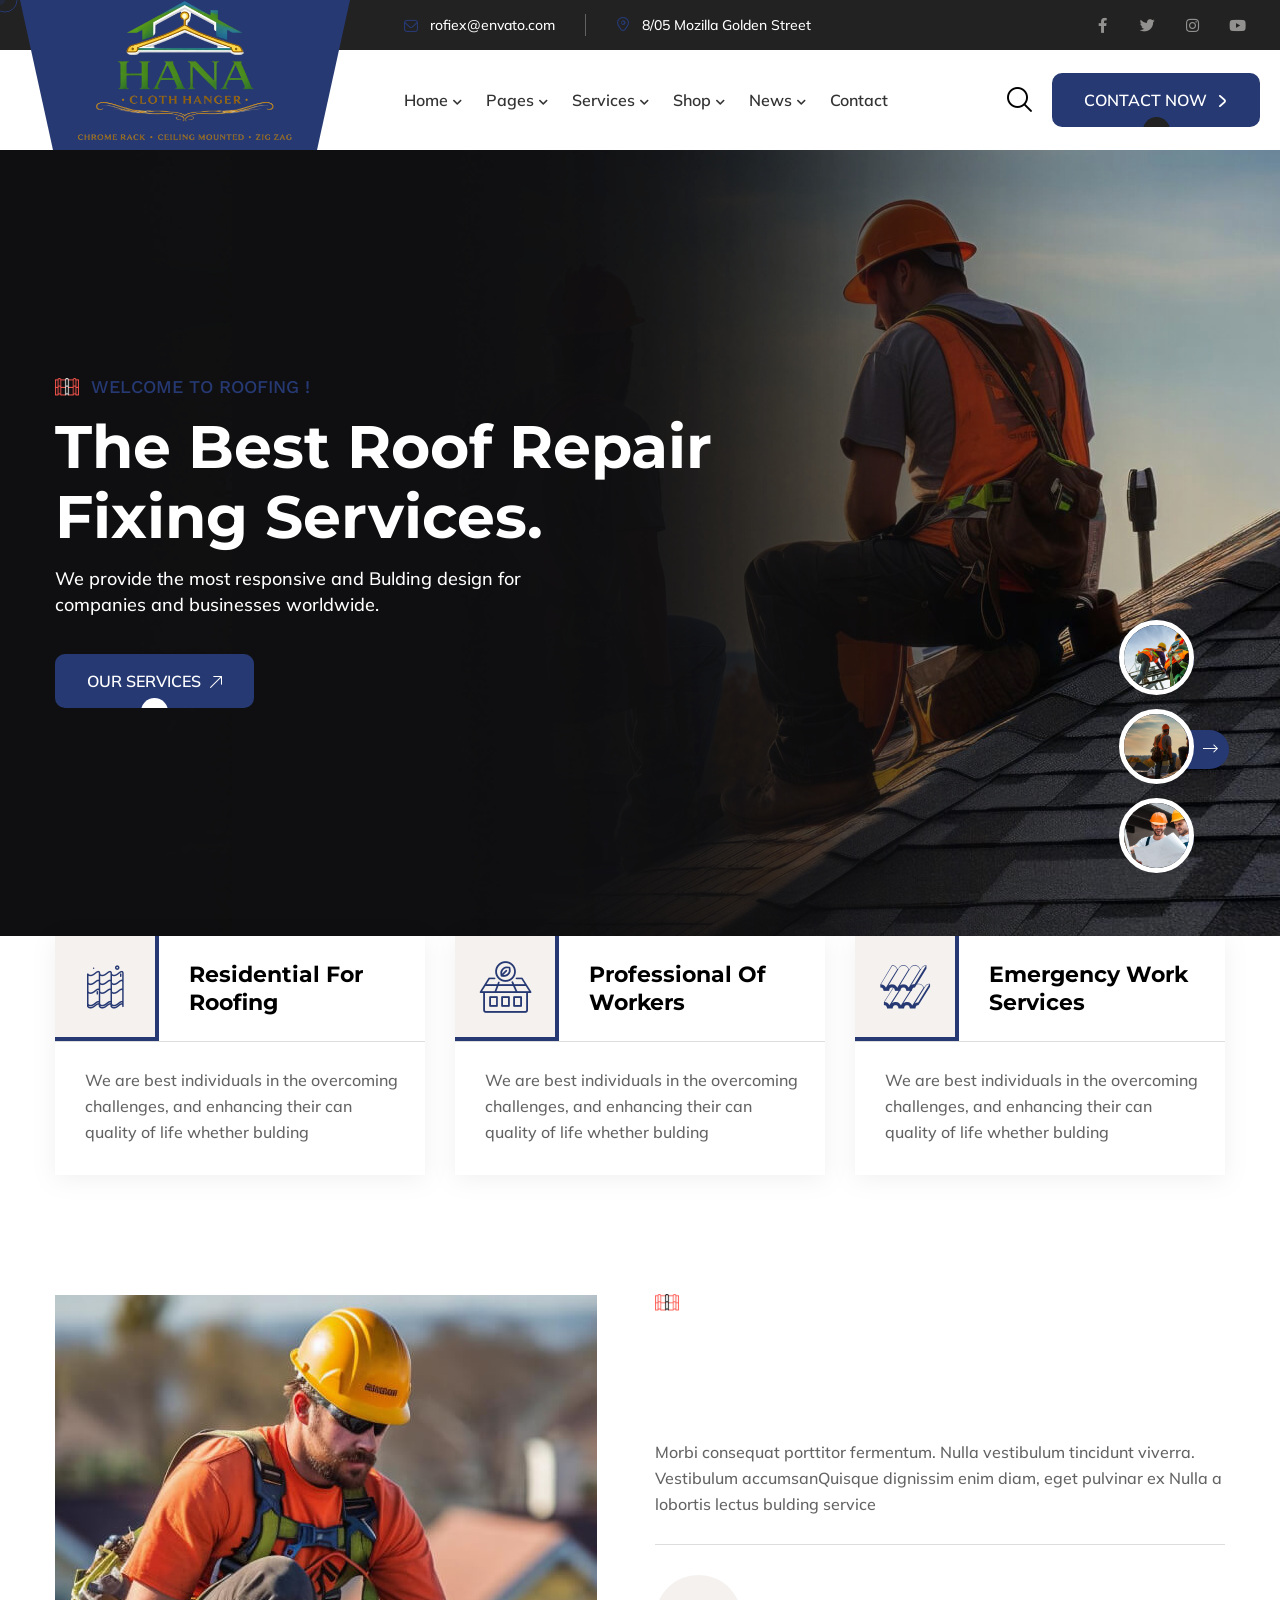
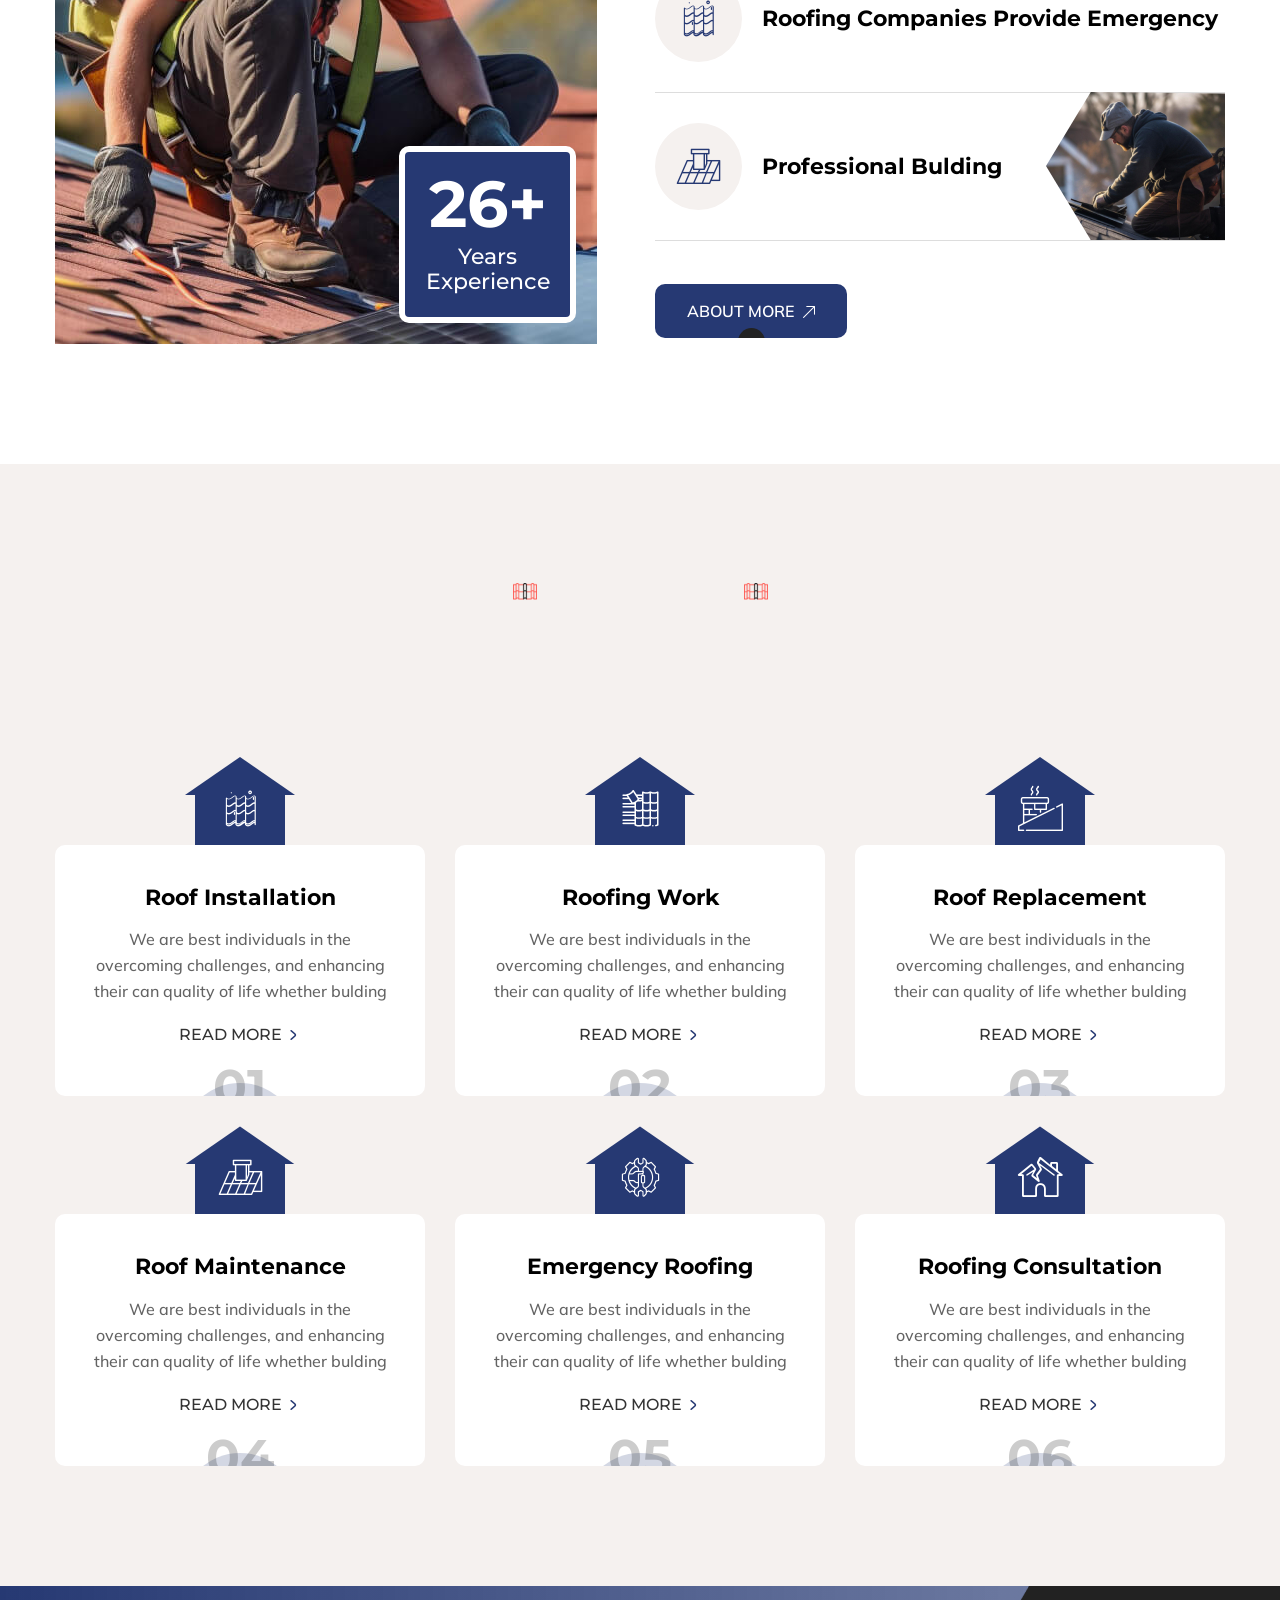
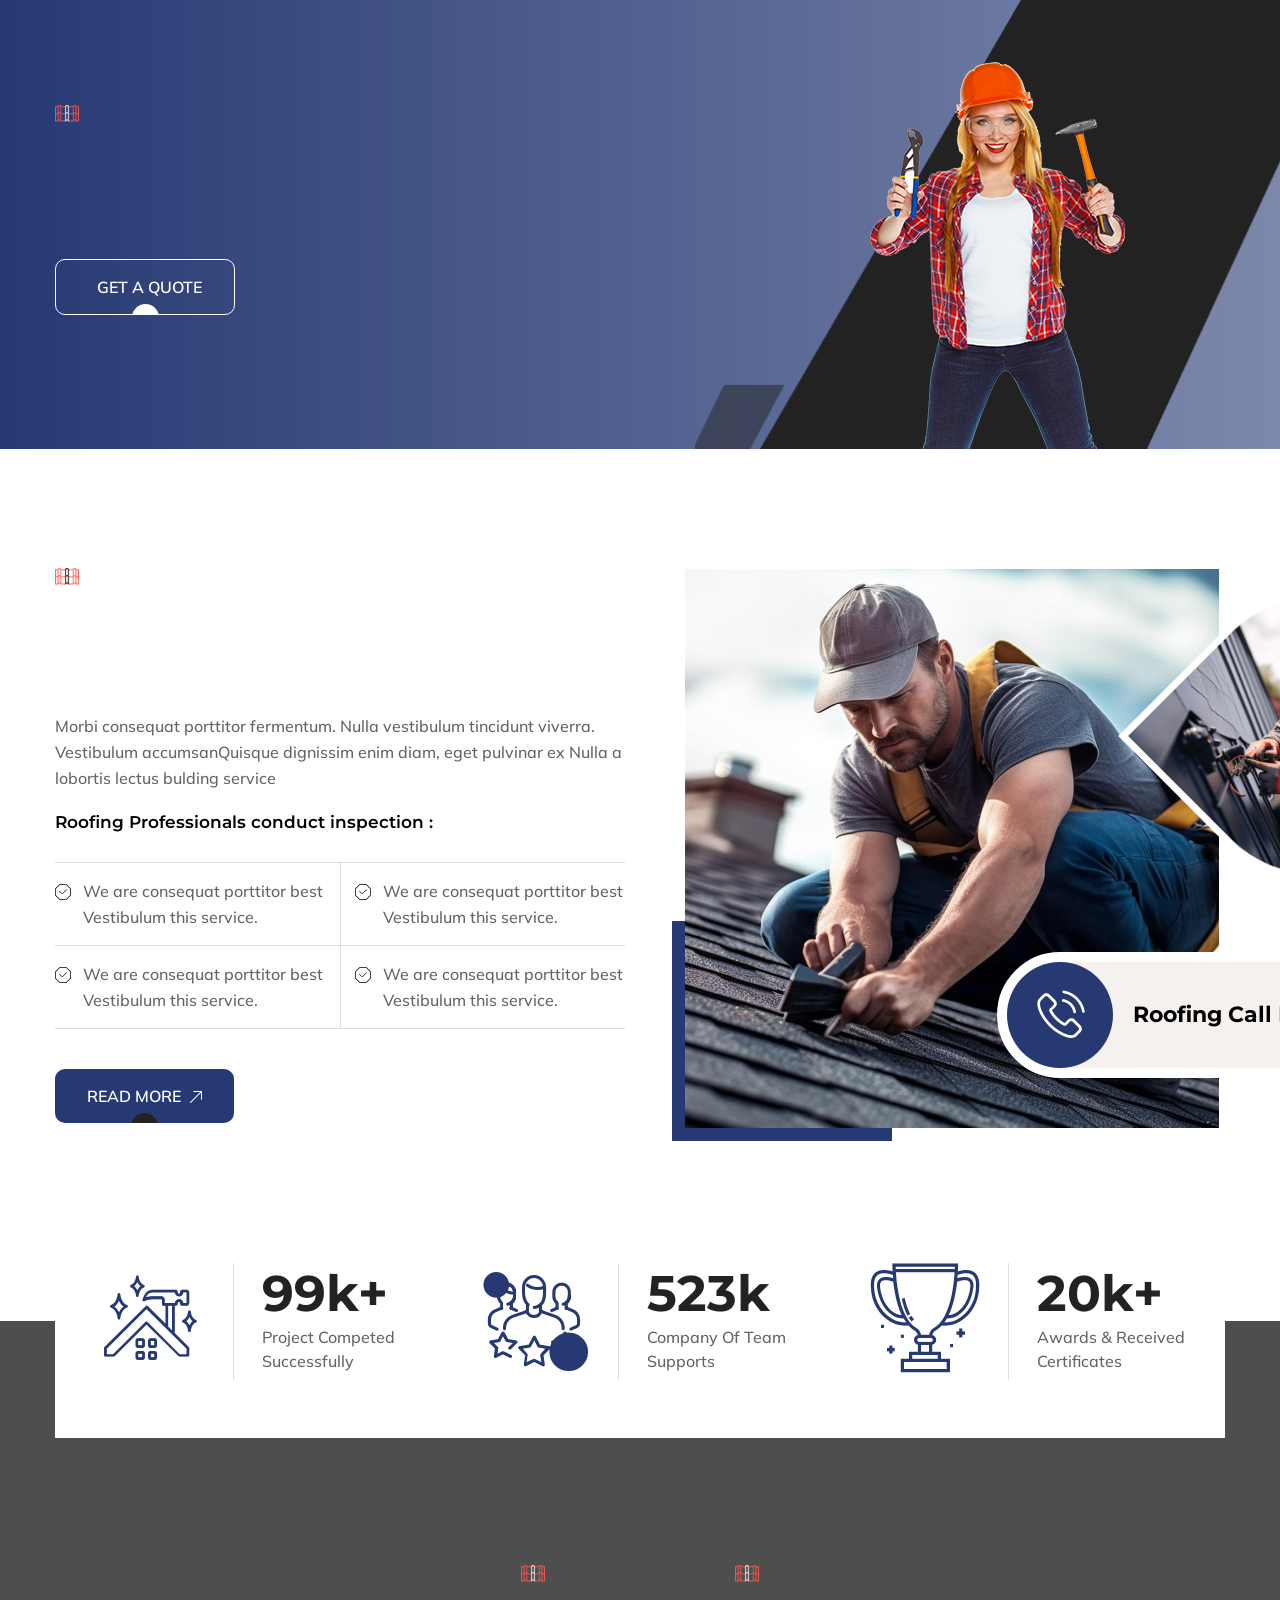
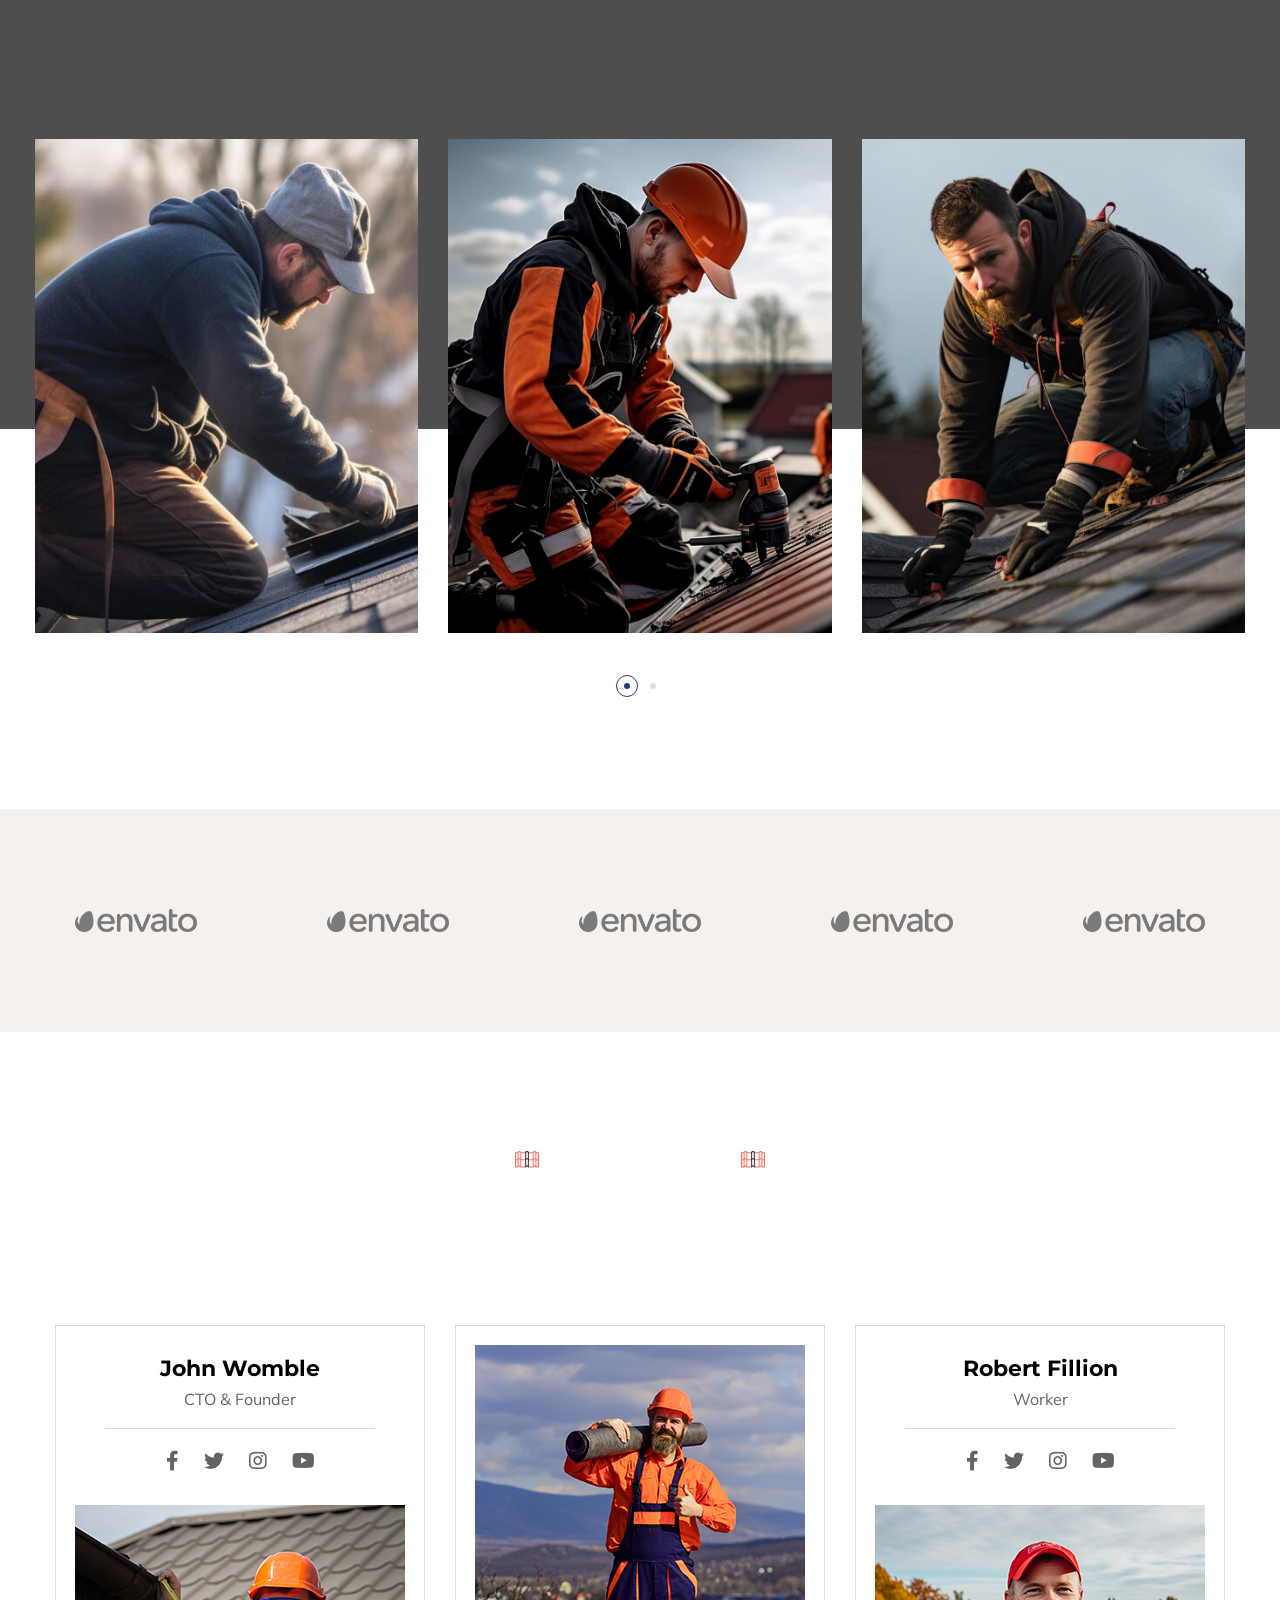
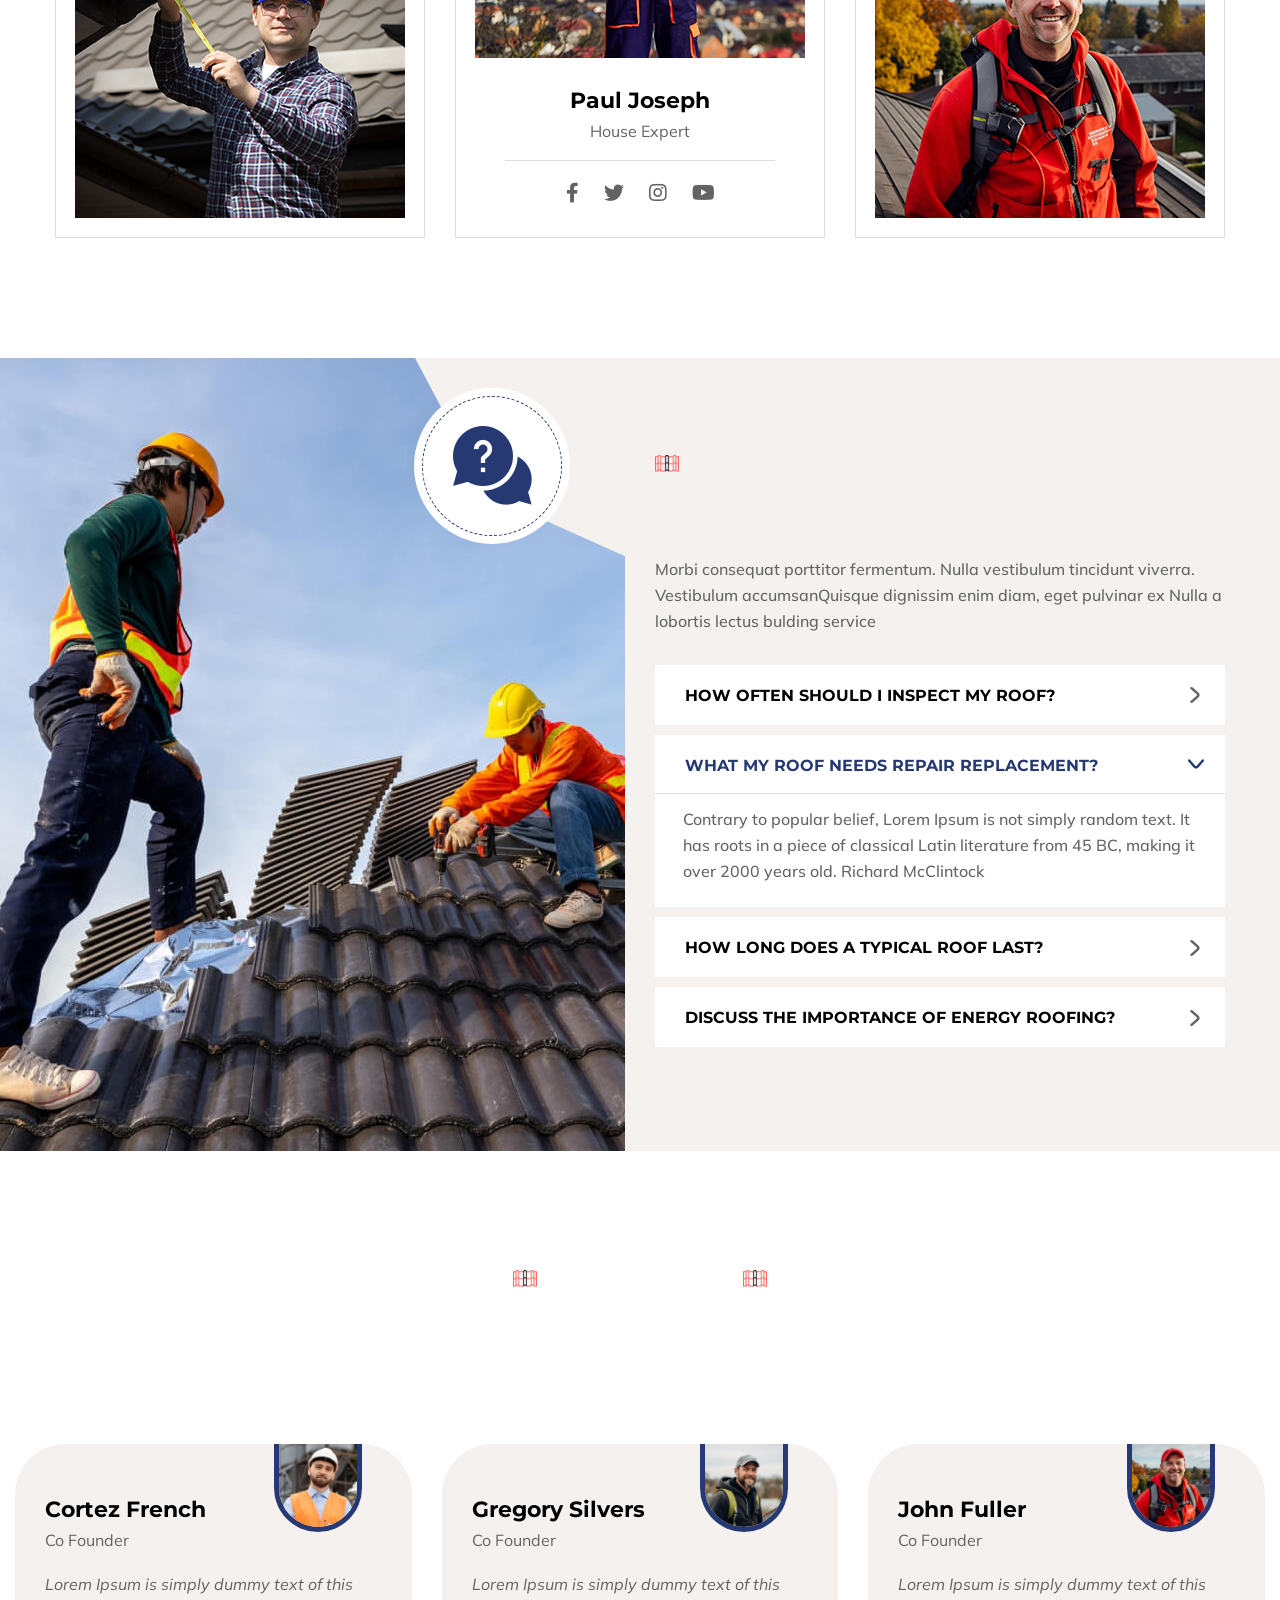
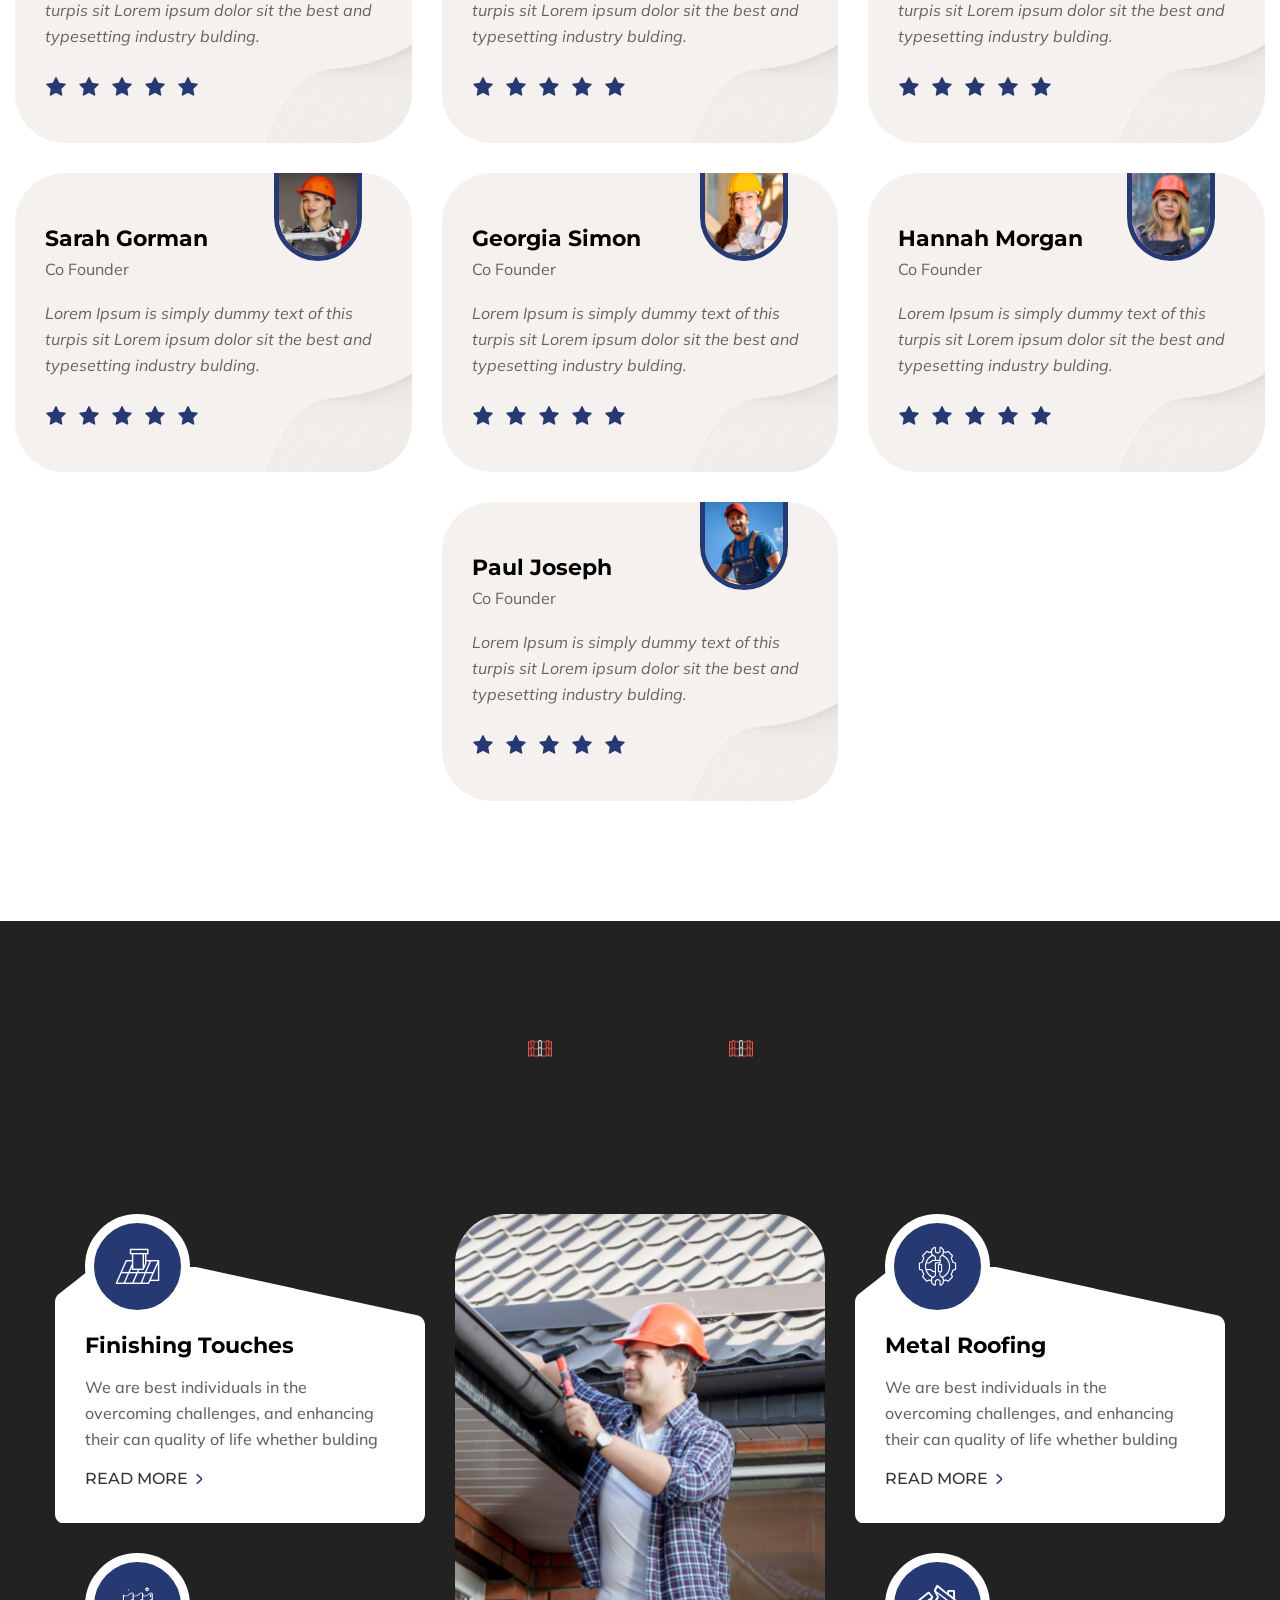
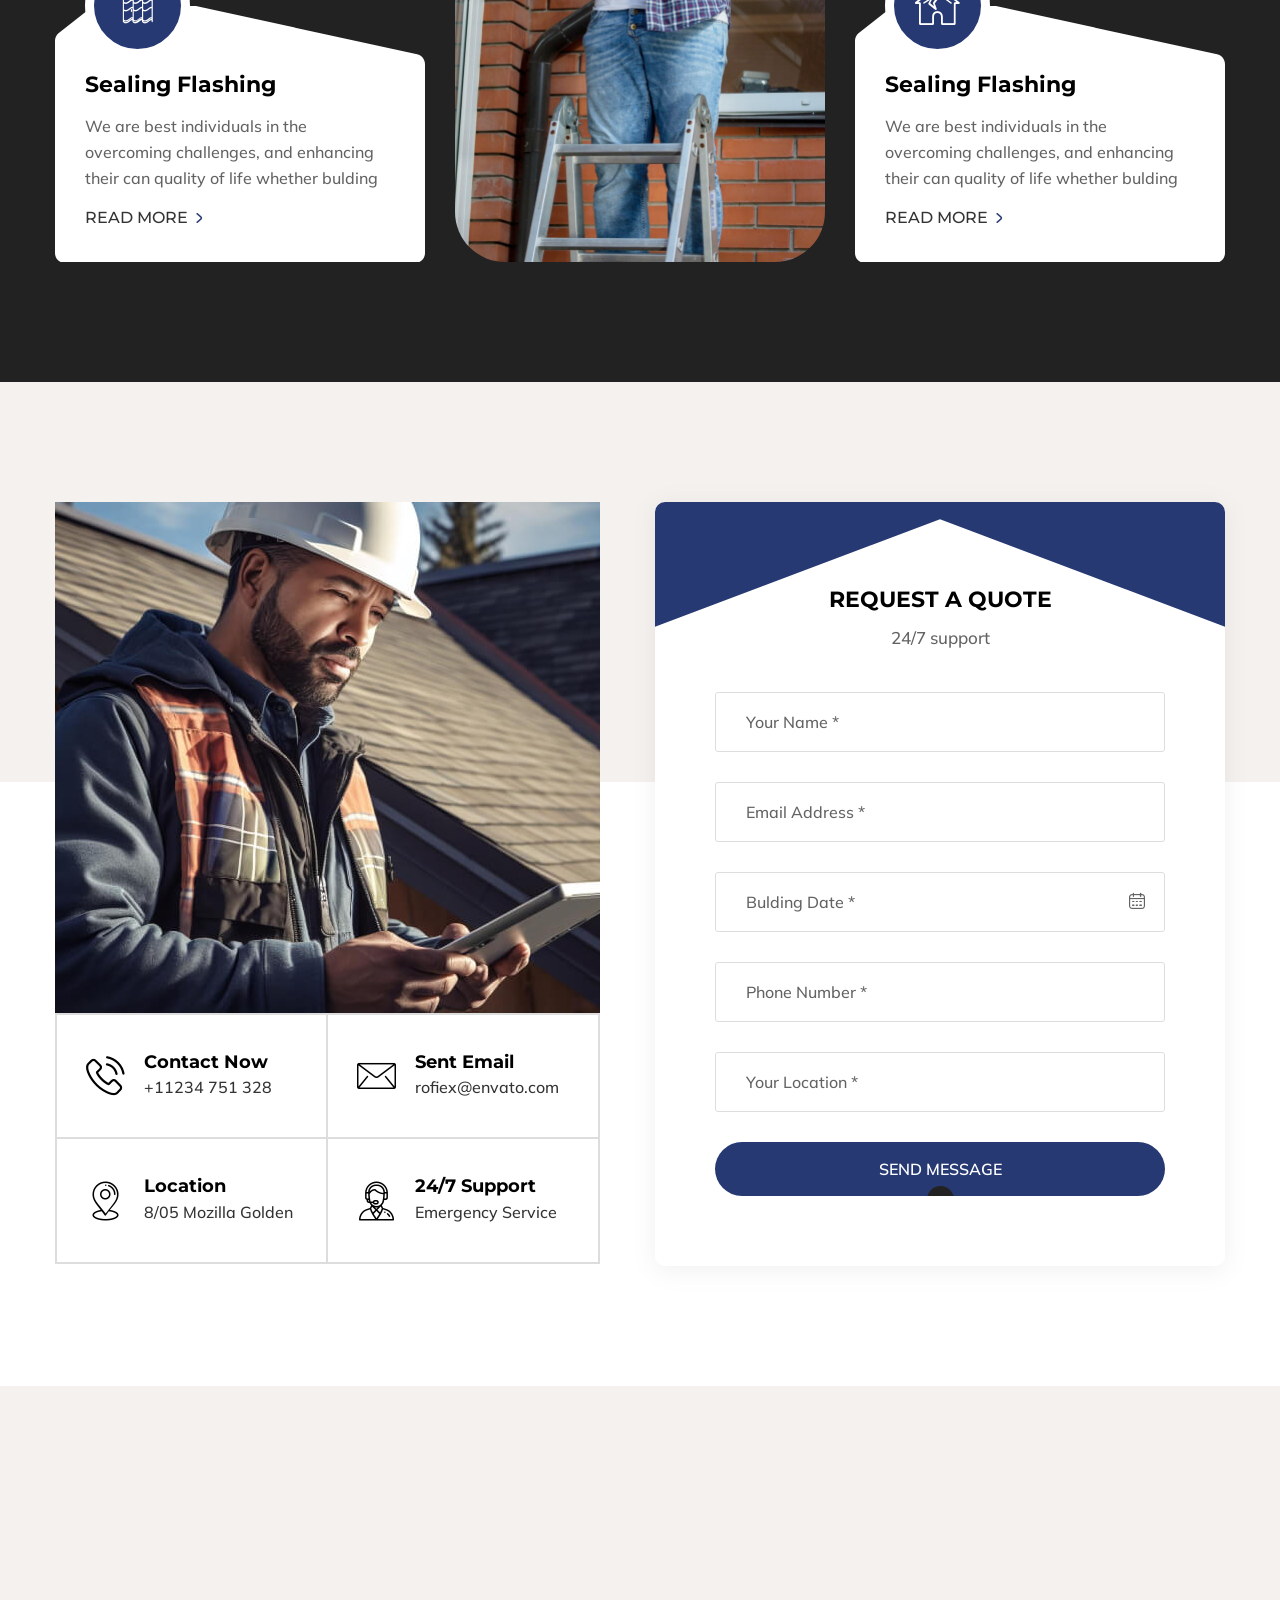
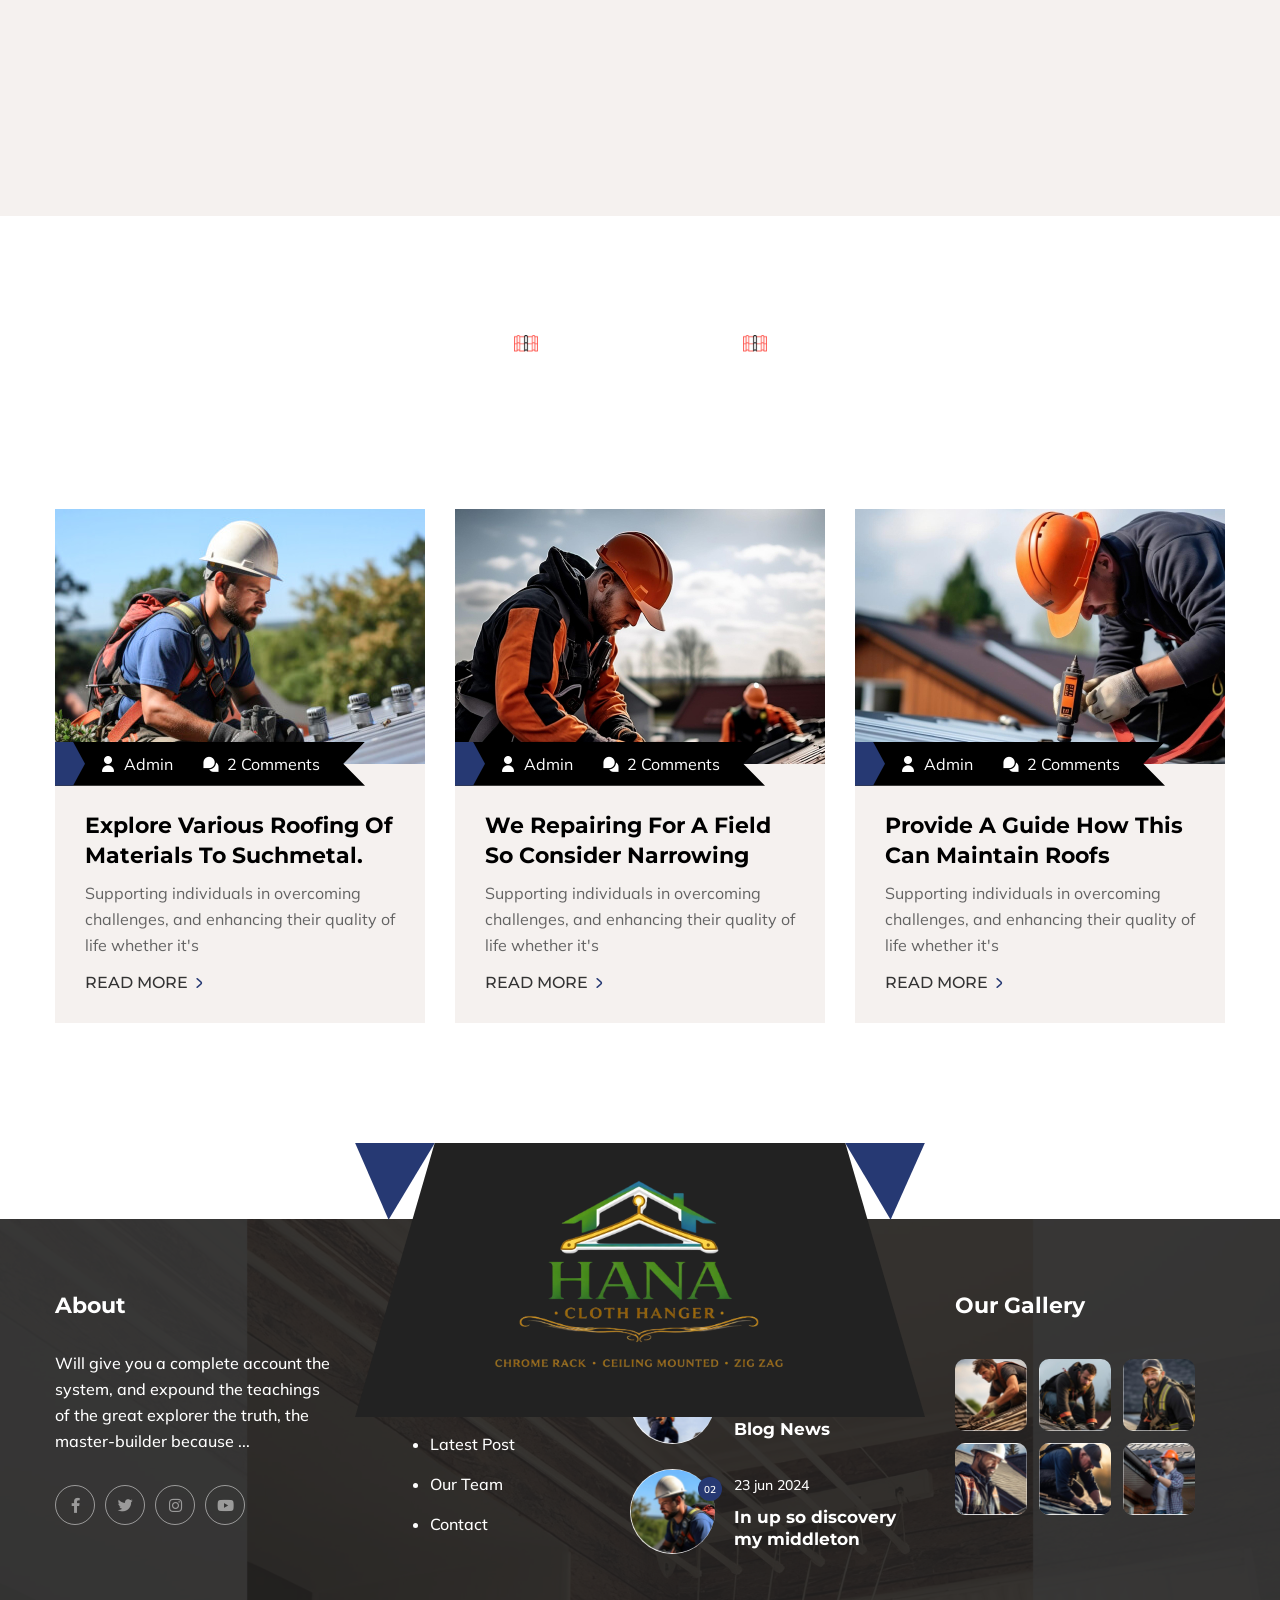
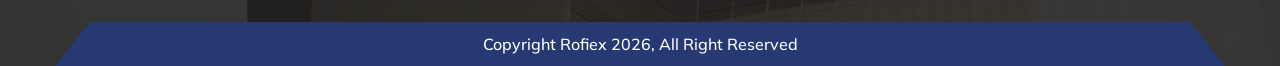
<file: index-3.html>
<!DOCTYPE html>
<html lang="en">


<!-- Mirrored from bracketweb.com/rofiex-html/index.html by HTTrack Website Copier/3.x [XR&CO'2014], Wed, 01 Apr 2026 07:15:56 GMT -->
<head>
    <meta charset="UTF-8" />
    <meta name="viewport" content="width=device-width, initial-scale=1.0" />
    <title>Home One || Rofiex || HTML Template For Roofing Services</title>
    <!-- favicons Icons -->
    <link rel="apple-touch-icon" sizes="180x180" href="assets/images/favicons/apple-touch-icon.png" />
    <link rel="icon" type="image/png" sizes="32x32" href="assets/images/favicons/favicon-32x32.png" />
    <link rel="icon" type="image/png" sizes="16x16" href="assets/images/favicons/favicon-16x16.png" />
    <link rel="manifest" href="assets/images/favicons/site.webmanifest" />
    <meta name="description" content="Rofiex is the perfect HTML template for your roofing business. It has a very modern and creative look. We built this template specially for the metal roofing, industrial roofing, construction, roof installation, maintenance, renovation, repair service, roof repair, roofers, roofing, roofing services and roofing company related to any business website." />

    <!-- fonts -->
    <link rel="preconnect" href="https://fonts.googleapis.com/">
    <link rel="preconnect" href="https://fonts.gstatic.com/" crossorigin>
    <link href="https://fonts.googleapis.com/css2?family=Montserrat:ital,wght@0,100..900;1,100..900&amp;family=Mulish:ital,wght@0,200..1000;1,200..1000&amp;family=Work+Sans:ital,wght@0,100..900;1,100..900&amp;display=swap" rel="stylesheet">

    <link rel="stylesheet" href="assets/vendors/bootstrap/css/bootstrap.min.css" />
    <link rel="stylesheet" href="assets/vendors/bootstrap-select/bootstrap-select.min.css" />
    <link rel="stylesheet" href="assets/vendors/animate/animate.min.css" />
    <link rel="stylesheet" href="assets/vendors/fontawesome/css/all.min.css" />
    <link rel="stylesheet" href="assets/vendors/jquery-ui/jquery-ui.css" />
    <link rel="stylesheet" href="assets/vendors/date-time-picker/jquery.datetimepicker.min.css" />
    <link rel="stylesheet" href="assets/vendors/jarallax/jarallax.css" />
    <link rel="stylesheet" href="assets/vendors/jquery-magnific-popup/jquery.magnific-popup.css" />
    <link rel="stylesheet" href="assets/vendors/nouislider/nouislider.min.css" />
    <link rel="stylesheet" href="assets/vendors/nouislider/nouislider.pips.css" />
    <link rel="stylesheet" href="assets/vendors/tiny-slider/tiny-slider.css" />
    <link rel="stylesheet" href="assets/vendors/rofiex-icons/style.css" />
    <link rel="stylesheet" href="assets/vendors/slick/slick.css">
    <link rel="stylesheet" href="assets/vendors/owl-carousel/css/owl.carousel.min.css" />
    <link rel="stylesheet" href="assets/vendors/owl-carousel/css/owl.theme.default.min.css" />

    <!-- template styles -->
    <link rel="stylesheet" href="assets/css/rofiex.css" />
</head>

<body class="custom-cursor">

    <div class="custom-cursor__cursor"></div>
    <div class="custom-cursor__cursor-two"></div>

    <div class="preloader">
        <div class="preloader__image" style="background-image: url(assets/images/loader.png);"></div>
    </div>
    <!-- /.preloader -->
    <div class="page-wrapper">
        <header class="main-header sticky-header sticky-header--normal">
            <div class="main-header__inner">
                <div class="main-header__logo">
                    <a href="index.html">
                        <img src="assets/images/logo.png" alt="Rofiex HTML" width="223">
                    </a>
                </div><!-- /.main-header__logo -->
                <div class="main-header__topbar">
                    <ul class="list-unstyled main-header__topbar__info">
                        <li class="main-header__topbar__info__item">
                            <span class="icon-mail2"></span>
                            <a href="mailto:rofiex@envato.com">rofiex@envato.com</a>
                        </li>
                        <li class="main-header__topbar__info__item">
                            <span class="icon-location"></span>
                            8/05 Mozilla Golden Street
                        </li>
                    </ul><!-- /.list-unstyled topbar-one__info -->
                    <div class="main-header__topbar__social">
                        <a href="https://facebook.com/">
                            <i class="fab fa-facebook-f" aria-hidden="true"></i>
                            <span class="sr-only">Facebook</span>
                        </a>
                        <a href="https://twitter.com/">
                            <i class="fab fa-twitter" aria-hidden="true"></i>
                            <span class="sr-only">Twitter</span>
                        </a>
                        <a href="https://instagram.com/">
                            <i class="fab fa-instagram" aria-hidden="true"></i>
                            <span class="sr-only">Instagram</span>
                        </a>
                        <a href="https://www.youtube.com/">
                            <i class="fab fa-youtube" aria-hidden="true"></i>
                            <span class="sr-only">Youtube</span>
                        </a>
                    </div><!-- /.topbar-one__social -->
                </div>
                <div class="main-header__bottom">
                    <nav class="main-header__nav main-menu">
                        <ul class="main-menu__list">

                            <li class="dropdown megamenu">
                                <a href="index.html">Home</a>
                                <ul>
                                    <li>
                                        <section class="home-showcase">
                                            <div class="container">
                                                <div class="home-showcase__inner">
                                                    <div class="row">
                                                        <div class="col-md-6 col-lg-3">
                                                            <div class="demo-one__card">
                                                                <div class="demo-one__image">
                                                                    <img src="assets/images/rofiex-landing/home-1.jpg" alt="rofiex">
                                                                    <div class="demo-one__btns">
                                                                        <a href="index.html" class="rofiex-btn demo-one__btn">
                                                                            <span>Multi Page</span>
                                                                        </a><!-- /.thm-btn demo-one__btn -->
                                                                        <a href="index-one-page.html" class="rofiex-btn demo-one__btn">
                                                                            <span>One Page</span>
                                                                        </a><!-- /.thm-btn demo-one__btn -->
                                                                    </div><!-- /.demo-one__btns -->
                                                                </div><!-- /.demo-one__image -->
                                                                <div class="demo-one__content">
                                                                    <h3 class="demo-one__title">
                                                                        <a href="index.html">Home Page 01</a>
                                                                    </h3><!-- /.demo-one__title -->
                                                                </div><!-- /.demo-one__content -->
                                                            </div><!-- /.demo-one__card -->
                                                        </div><!-- /.col-md-6 col-lg-3 -->
                                                        <div class="col-md-6 col-lg-3">
                                                            <div class="demo-one__card">
                                                                <div class="demo-one__image">
                                                                    <img src="assets/images/rofiex-landing/home-2.jpg" alt="rofiex">
                                                                    <div class="demo-one__btns">
                                                                        <a href="index-2.html" class="rofiex-btn demo-one__btn">
                                                                            <span>Multi Page</span>
                                                                        </a><!-- /.thm-btn demo-one__btn -->
                                                                        <a href="index-2-one-page.html" class="rofiex-btn demo-one__btn">
                                                                            <span>One Page</span>
                                                                        </a><!-- /.thm-btn demo-one__btn -->
                                                                    </div><!-- /.demo-one__btns -->
                                                                </div><!-- /.demo-one__image -->
                                                                <div class="demo-one__content">
                                                                    <h3 class="demo-one__title">
                                                                        <a href="index-2.html">Home Page 02</a>
                                                                    </h3><!-- /.demo-one__title -->
                                                                </div><!-- /.demo-one__content -->
                                                            </div><!-- /.demo-one__card -->
                                                        </div><!-- /.col-md-6 col-lg-3 -->
                                                        <div class="col-md-6 col-lg-3">
                                                            <div class="demo-one__card">
                                                                <div class="demo-one__image">
                                                                    <img src="assets/images/rofiex-landing/home-3.jpg" alt="rofiex">
                                                                    <div class="demo-one__btns">
                                                                        <a href="index-3.html" class="rofiex-btn demo-one__btn">
                                                                            <span>Multi Page</span>
                                                                        </a><!-- /.thm-btn demo-one__btn -->
                                                                        <a href="index-3-one-page.html" class="rofiex-btn demo-one__btn">
                                                                            <span>One Page</span>
                                                                        </a><!-- /.thm-btn demo-one__btn -->
                                                                    </div><!-- /.demo-one__btns -->
                                                                </div><!-- /.demo-one__image -->
                                                                <div class="demo-one__content">
                                                                    <h3 class="demo-one__title">
                                                                        <a href="index-3.html">Home Page 03</a>
                                                                    </h3><!-- /.demo-one__title -->
                                                                </div><!-- /.demo-one__content -->
                                                            </div><!-- /.demo-one__card -->
                                                        </div><!-- /.col-md-6 col-lg-3 -->
                                                        <div class="col-md-6 col-lg-3">
                                                            <div class="demo-one__card">
                                                                <div class="demo-one__image">
                                                                    <img src="assets/images/rofiex-landing/home-rtl.jpg" alt="rofiex">
                                                                    <div class="demo-one__btns">
                                                                        <a href="index-rtl.html" class="rofiex-btn demo-one__btn">
                                                                            <span>View Page</span>
                                                                        </a><!-- /.thm-btn demo-one__btn -->
                                                                    </div><!-- /.demo-one__btns -->
                                                                </div><!-- /.demo-one__image -->
                                                                <div class="demo-one__content">
                                                                    <h3 class="demo-one__title">
                                                                        <a href="index-rtl.html">Home RTL</a>
                                                                    </h3><!-- /.demo-one__title -->
                                                                </div><!-- /.demo-one__content -->
                                                            </div><!-- /.demo-one__card -->
                                                        </div><!-- /.col-md-6 col-lg-3 -->
                                                    </div><!-- /.row -->

                                                </div><!-- /.home-showcase__inner -->
                                            </div><!-- /.container -->
                                        </section>
                                    </li>
                                </ul>
                            </li>


                            <li class="dropdown">
                                <a href="#">Pages</a>
                                <ul>
                                    <li><a href="about.html">About</a></li>
                                    <li>
                                        <a href="portfolio.html">Our Portfolio</a>
                                        <ul>
                                            <li><a href="portfolio.html">Portfolio Page</a></li>
                                            <li><a href="portfolio-carousel.html">Portfolio Carousel</a></li>
                                            <li><a href="portfolio-details.html">Portfolio Details</a></li>
                                        </ul>
                                    </li>
                                    <li>
                                        <a href="team.html">Our Team</a>
                                        <ul>
                                            <li><a href="team.html">Team Page</a></li>
                                            <li><a href="team-carousel.html">Team Carousel</a></li>
                                            <li><a href="team-details.html">Team Details</a></li>
                                        </ul>
                                    </li>
                                    <li><a href="reviews.html">Testimonial</a></li>
                                    <li><a href="reviews-carousel.html">Testimonial Carousel</a></li>
                                    <li><a href="packages.html">Pricing</a></li>
                                    <li><a href="packages-carousel.html">Pricing Carousel</a></li>
                                    <li>
                                        <a href="gallery.html">Gallery</a>
                                        <ul>
                                            <li><a href="gallery.html">Gallery</a></li>
                                            <li><a href="gallery-carousel.html">Gallery Carousel</a></li>
                                        </ul>
                                    </li>
                                    <li><a href="faq.html">FAQs</a></li>
                                    <li><a href="login.html">Login</a></li>
                                    <li><a href="404.html">404 Error</a></li>
                                </ul>
                            </li>
                            <li class="dropdown">
                                <a href="#">Services</a>
                                <ul>
                                    <li><a href="services.html">Services</a></li>
                                    <li><a href="services-carousel.html">Services Carousel</a></li>
                                    <li><a href="service-d-installation.html">Roof Installation</a></li>
                                    <li><a href="service-d-work.html">Roofing Work</a></li>
                                    <li><a href="service-d-replacement.html">Roof Replacement</a></li>
                                    <li><a href="service-d-maintenance.html">Roof Maintenance</a></li>
                                    <li><a href="service-d-roofing.html">Emergency Roofing</a></li>
                                    <li><a href="service-d-consultation.html">Roofing Consultation</a></li>
                                </ul>
                            </li>
                            <li class="dropdown">
                                <a href="#">Shop</a>
                                <ul class="sub-menu">
                                    <li class="dropdown">
                                        <a href="#">Products</a>
                                        <ul class="sub-menu">
                                            <li><a href="products.html">No sidebar</a></li>
                                            <li><a href="products-left.html">Left sidebar</a></li>
                                            <li><a href="products-right.html">Right sidebar</a></li>
                                        </ul>
                                    </li>
                                    <li><a href="products-carousel.html">Products carousel</a></li>
                                    <li><a href="product-details.html">Product details</a></li>
                                    <li><a href="cart.html">Cart</a></li>
                                    <li><a href="wishlist.html">Wishlist</a></li>
                                    <li><a href="checkout.html">Checkout</a></li>
                                </ul>
                            </li>
                            <li class="dropdown">
                                <a href="#">News</a>
                                <ul class="sub-menu">
                                    <li class="dropdown">
                                        <a href="#">News grid</a>
                                        <ul class="sub-menu">
                                            <li><a href="blog-grid.html">No sidebar</a></li>
                                            <li><a href="blog-grid-left.html">Left sidebar</a></li>
                                            <li><a href="blog-grid-right.html">Right sidebar</a></li>
                                        </ul>
                                    </li>
                                    <li class="dropdown">
                                        <a href="#">News list</a>
                                        <ul class="sub-menu">
                                            <li><a href="blog-list.html">No sidebar</a></li>
                                            <li><a href="blog-list-left.html">Left sidebar</a></li>
                                            <li><a href="blog-list-right.html">Right sidebar</a></li>
                                        </ul>
                                    </li>
                                    <li><a href="blog-carousel.html">News carousel</a></li>
                                    <li class="dropdown">
                                        <a href="#">News details</a>
                                        <ul class="sub-menu">
                                            <li><a href="blog-details.html">No sidebar</a></li>
                                            <li><a href="blog-details-left.html">Left sidebar</a></li>
                                            <li><a href="blog-details-right.html">Right sidebar</a></li>
                                        </ul>
                                    </li>
                                </ul>
                            </li>
                            <li>
                                <a href="contact.html">Contact</a>
                            </li>
                        </ul>
                    </nav><!-- /.main-header__nav -->
                    <div class="main-header__right">
                        <div class="mobile-nav__btn mobile-nav__toggler">
                            <span></span>
                            <span></span>
                            <span></span>
                        </div><!-- /.mobile-nav__toggler -->
                        <div class="main-header__call">
                            <div class="main-header__call__icon">
                                <i class="icon-phone"></i>
                            </div>
                            <p class="main-header__call__text">CALL: <a href="tel:+552341358">+55234 1358</a></p>
                        </div>
                        <a href="#" class="search-toggler main-header__search">
                            <i class="icon-search" aria-hidden="true"></i>
                            <span class="sr-only">Search</span>
                        </a><!-- /.search-toggler -->
                        <a href="contact.html" class="rofiex-btn main-header__btn">
                            <span>Contact Now<i class="icon-arrow-right4"></i></span>
                        </a><!-- /.thm-btn main-header__btn -->
                    </div><!-- /.main-header__right -->
                </div>
            </div><!-- /.main-header__inner -->
        </header><!-- /.main-header -->

        <!-- main-slider-start -->
        <section class="main-slider-one">
            <div class="main-slider-one__carousel rofiex-slick__carousel" data-slick-options='{
			"slidesToShow": 1,
			"slidesToScroll": 1,
			"asNavFor": ".main-slider-one__nav",
			"autoplay": true,
			"focusOnSelect": true,
			"autoplaySpeed": 6000,
			"fade": true,
			"dots": false,
			"centerPadding": 0,
			"arrows": false
		}'>
                <div class="item">
                    <div class="main-slider-one__item">
                        <div class="main-slider-one__bg" style="background-image: url(assets/images/backgrounds/slider-1-1.jpg);"></div>
                        <div class="main-slider-one__shape-one" style="background-image: url(assets/images/shapes/slider-1-shape-1.png);"></div>
                        <div class="main-slider-one__shape-two" style="background-image: url(assets/images/shapes/slider-1-shape-2.png);"></div>
                        <div class="container">
                            <div class="main-slider-one__content">
                                <h5 class="main-slider-one__sub-title"><img src="assets/images/shapes/sec-title__shape-one-white.png" alt="rofiex">Welcome To Roofing !</h5>
                                <!-- slider-sub-title -->
                                <h2 class="main-slider-one__title">The Best Roof Repair<br> Fixing Services.</h2><!-- slider-title -->
                                <p class="main-slider-one__text">
                                    We provide the most responsive and Bulding design for<br> companies and businesses worldwide.
                                </p><!-- slider-text -->
                                <div class="main-slider-one__btn">
                                    <a href="services.html" class="rofiex-btn"><span>Our Services<i class="icon-up-right-arrow"></i></span></a>
                                </div><!-- slider-btn -->
                            </div>
                        </div>
                    </div>
                </div><!-- item -->
                <div class="item">
                    <div class="main-slider-one__item">
                        <div class="main-slider-one__bg" style="background-image: url(assets/images/backgrounds/slider-1-2.jpg);"></div>
                        <div class="main-slider-one__shape-one" style="background-image: url(assets/images/shapes/slider-1-shape-1.png);"></div>
                        <div class="main-slider-one__shape-two" style="background-image: url(assets/images/shapes/slider-1-shape-2.png);"></div>
                        <div class="container">
                            <div class="main-slider-one__content">
                                <h5 class="main-slider-one__sub-title"><img src="assets/images/shapes/sec-title__shape-one-white.png" alt="rofiex">Welcome To Roofing !</h5>
                                <!-- slider-sub-title -->
                                <h2 class="main-slider-one__title">The Best Roof Repair<br> Fixing Services.</h2><!-- slider-title -->
                                <p class="main-slider-one__text">
                                    We provide the most responsive and Bulding design for<br> companies and businesses worldwide.
                                </p><!-- slider-text -->
                                <div class="main-slider-one__btn">
                                    <a href="services.html" class="rofiex-btn"><span>Our Services<i class="icon-up-right-arrow"></i></span></a>
                                </div><!-- slider-btn -->
                            </div>
                        </div>
                    </div>
                </div><!-- item -->
                <div class="item">
                    <div class="main-slider-one__item">
                        <div class="main-slider-one__bg" style="background-image: url(assets/images/backgrounds/slider-1-3.jpg);"></div>
                        <div class="main-slider-one__shape-one" style="background-image: url(assets/images/shapes/slider-1-shape-1.png);"></div>
                        <div class="main-slider-one__shape-two" style="background-image: url(assets/images/shapes/slider-1-shape-2.png);"></div>
                        <div class="container">
                            <div class="main-slider-one__content">
                                <h5 class="main-slider-one__sub-title"><img src="assets/images/shapes/sec-title__shape-one-white.png" alt="rofiex">Welcome To Roofing !</h5>
                                <!-- slider-sub-title -->
                                <h2 class="main-slider-one__title">The Best Roof Repair<br> Fixing Services.</h2><!-- slider-title -->
                                <p class="main-slider-one__text">
                                    We provide the most responsive and Bulding design for<br> companies and businesses worldwide.
                                </p><!-- slider-text -->
                                <div class="main-slider-one__btn">
                                    <a href="services.html" class="rofiex-btn"><span>Our Services<i class="icon-up-right-arrow"></i></span></a>
                                </div><!-- slider-btn -->
                            </div>
                        </div>
                    </div>
                </div><!-- item -->
                <div class="item">
                    <div class="main-slider-one__item">
                        <div class="main-slider-one__bg" style="background-image: url(assets/images/backgrounds/slider-1-4.jpg);"></div>
                        <div class="main-slider-one__shape-one" style="background-image: url(assets/images/shapes/slider-1-shape-1.png);"></div>
                        <div class="main-slider-one__shape-two" style="background-image: url(assets/images/shapes/slider-1-shape-2.png);"></div>
                        <div class="container">
                            <div class="main-slider-one__content">
                                <h5 class="main-slider-one__sub-title"><img src="assets/images/shapes/sec-title__shape-one-white.png" alt="rofiex">Welcome To Roofing !</h5>
                                <!-- slider-sub-title -->
                                <h2 class="main-slider-one__title">The Best Roof Repair<br> Fixing Services.</h2><!-- slider-title -->
                                <p class="main-slider-one__text">
                                    We provide the most responsive and Bulding design for<br> companies and businesses worldwide.
                                </p><!-- slider-text -->
                                <div class="main-slider-one__btn">
                                    <a href="services.html" class="rofiex-btn"><span>Our Services<i class="icon-up-right-arrow"></i></span></a>
                                </div><!-- slider-btn -->
                            </div>
                        </div>
                    </div>
                </div><!-- item -->
            </div>
            <ul class="main-slider-one__nav rofiex-slick__carousel" data-slick-options='{
			"slidesToShow": 3,
			"slidesToScroll": 1,
			"autoplay": true,
			"centerMode": true,
			"autoplaySpeed": 6000,
			"vertical": true,
			"asNavFor": ".main-slider-one__carousel",
			"focusOnSelect": true,
			"dots": false,
			"centerPadding": 0,
			"arrows": false
		}'>
                <li role="presentation">
                    <div class="item">
                        <div class="main-slider-one__nav__item"><img src='assets/images/backgrounds/slider-1-1.jpg' alt='rofiex'></div>
                    </div>
                </li><!-- item -->
                <li role="presentation">
                    <div class="item">
                        <div class="main-slider-one__nav__item"><img src='assets/images/backgrounds/slider-1-2.jpg' alt='rofiex'></div>
                    </div>
                </li><!-- item -->
                <li role="presentation">
                    <div class="item">
                        <div class="main-slider-one__nav__item"><img src='assets/images/backgrounds/slider-1-3.jpg' alt='rofiex'></div>
                    </div>
                </li><!-- item -->
                <li role="presentation">
                    <div class="item">
                        <div class="main-slider-one__nav__item"><img src='assets/images/backgrounds/slider-1-4.jpg' alt='rofiex'></div>
                    </div>
                </li><!-- item -->
            </ul><!-- main-slider-one__nav -->
        </section>
        <!-- main-slider-end -->

        <!-- Feature Start -->
        <section class="feature-one">
            <div class="container">
                <div class="row gutter-y-30">
                    <div class="col-lg-4 col-md-6 wow fadeInUp" data-wow-delay="00ms">
                        <div class="feature-one__item">
                            <div class="feature-one__item__top">
                                <div class="feature-one__item__icon"><i class="icon-roof-9"></i></div>
                                <h3 class="feature-one__item__title"><span>Residential For Roofing</span></h3>
                            </div>
                            <p class="feature-one__item__text">We are best individuals in the overcoming challenges, and enhancing their can quality of life whether bulding</p>
                            <a href="about.html" class="feature-one__item__rm"><span>Read More</span><i class="icon-up-right-arrow"></i></a>
                        </div>
                    </div><!-- feature-item -->
                    <div class="col-lg-4 col-md-6 wow fadeInUp" data-wow-delay="100ms">
                        <div class="feature-one__item">
                            <div class="feature-one__item__top">
                                <div class="feature-one__item__icon"><i class="icon-tool"></i></div>
                                <h3 class="feature-one__item__title"><span>Professional of Workers</span></h3>
                            </div>
                            <p class="feature-one__item__text">We are best individuals in the overcoming challenges, and enhancing their can quality of life whether bulding</p>
                            <a href="about.html" class="feature-one__item__rm"><span>Read More</span><i class="icon-up-right-arrow"></i></a>
                        </div>
                    </div><!-- feature-item -->
                    <div class="col-lg-4 col-md-6 wow fadeInUp" data-wow-delay="200ms">
                        <div class="feature-one__item">
                            <div class="feature-one__item__top">
                                <div class="feature-one__item__icon"><i class="icon-construction-1"></i></div>
                                <h3 class="feature-one__item__title"><span>Emergency Work Services</span></h3>
                            </div>
                            <p class="feature-one__item__text">We are best individuals in the overcoming challenges, and enhancing their can quality of life whether bulding</p>
                            <a href="about.html" class="feature-one__item__rm"><span>Read More</span><i class="icon-up-right-arrow"></i></a>
                        </div>
                    </div><!-- feature-item -->
                </div>
            </div>
        </section>
        <!-- Feature End -->

        <section class="about-one">
            <div class="about-one__shape" style="background-image: url(assets/images/shapes/about-shape-1.png);"></div>
            <div class="container">
                <div class="row">
                    <div class="col-lg-6">
                        <div class="about-one__image wow fadeInLeft" data-wow-delay="100ms">
                            <img src="assets/images/resources/about-1-1.jpg" alt="rofiex">
                            <div class="about-one__image__shape-one" style="background-image: url(assets/images/shapes/about-1-shape-1.png);"></div>
                            <div class="about-one__image__shape-two" style="background-image: url(assets/images/shapes/about-1-shape-1.png);"></div>
                            <div class="about-one__experiance count-box">
                                <div class="about-one__experiance__years"><span class="count-text" data-stop="26" data-speed="1500"></span>+</div>
                                <p class="about-one__experiance__text">Years Experience</p>
                            </div><!-- /.about-one__experiance -->
                        </div><!-- /.about-one__image -->
                    </div><!-- /.col-lg-5-->
                    <div class="col-lg-6 wow fadeInRight" data-wow-delay="300ms">
                        <div class="about-one__content">
                            <div class="sec-title text-left">

                                <h6 class="sec-title__tagline bw-split-in-up"><img src="assets/images/shapes/sec-title__shape-one.png" alt="rofiex">Our About Us<img src="assets/images/shapes/sec-title__shape-one.png" alt="rofiex"></h6><!-- /.sec-title__tagline -->

                                <h3 class="sec-title__title bw-split-in-left">Profesional Roof Repair About Services Workings.</h3><!-- /.sec-title__title -->
                            </div><!-- /.sec-title -->
                            <p class="about-one__content__text">
                                Morbi consequat porttitor fermentum. Nulla vestibulum tincidunt viverra. Vestibulum accumsanQuisque dignissim enim diam,
                                eget pulvinar ex Nulla a lobortis lectus bulding service
                            </p>
                            <ul class="about-one__content__list">
                                <li><span class="about-one__content__list__icon"><i class="icon-roof-9"></i></span> Roofing Companies Provide Emergency</li>
                                <li><span class="about-one__content__list__icon"><i class="icon-roof-10"></i></span>
                                    Professional Bulding
                                    <img src="assets/images/resources/about-1-list.jpg" alt="rofiex">
                                </li>
                            </ul>
                            <a href="about.html" class="rofiex-btn"><span>About More<i class="icon-up-right-arrow"></i></span></a>
                        </div><!-- /.about-one__content -->
                    </div><!-- /.col-lg-6 -->
                </div><!-- /.row -->
            </div><!-- /.container -->
        </section><!-- /.about-one -->

        <!-- Service Start -->
        <section class="service-one">
            <div class="service-one__shape" style="background-image: url(assets/images/shapes/service-bg-1.png);"></div>
            <div class="container">
                <div class="sec-title text-center">

                    <h6 class="sec-title__tagline bw-split-in-up"><img src="assets/images/shapes/sec-title__shape-one.png" alt="rofiex">Our Best Services<img src="assets/images/shapes/sec-title__shape-one.png" alt="rofiex"></h6><!-- /.sec-title__tagline -->

                    <h3 class="sec-title__title bw-split-in-left">We’r Prodviding Quality For <br>Roofing Services</h3><!-- /.sec-title__title -->
                </div><!-- /.sec-title -->
                <div class="row gutter-y-30">
                    <div class="col-lg-4 col-md-6 wow fadeInUp" data-wow-delay="00ms">
                        <div class="service-one__item">
                            <div class="service-one__item__icon"><i class="icon-roof-9"></i></div>
                            <div class="service-one__item__inner">
                                <div class="service-one__item__hover" style="background-image: url(assets/images/resources/service-1-1.jpg);"></div>
                                <h3 class="service-one__item__title">
                                    <a href="service-d-installation.html">Roof Installation</a>
                                </h3><!-- /.service-title -->
                                <p class="service-one__item__text">
                                    We are best individuals in the overcoming challenges, and enhancing their can quality of life whether bulding
                                </p>
                                <a href="service-d-installation.html" class="service-one__item__rm"><span>Read More</span><i class="icon-angle-small-right"></i></a>
                                <div class="service-one__item__number"></div>
                            </div>
                        </div><!-- /.service-card-one -->
                    </div><!-- item -->
                    <div class="col-lg-4 col-md-6 wow fadeInUp" data-wow-delay="100ms">
                        <div class="service-one__item">
                            <div class="service-one__item__icon"><i class="icon-material"></i></div>
                            <div class="service-one__item__inner">
                                <div class="service-one__item__hover" style="background-image: url(assets/images/resources/service-1-1.jpg);"></div>
                                <h3 class="service-one__item__title">
                                    <a href="service-d-work.html">Roofing Work</a>
                                </h3><!-- /.service-title -->
                                <p class="service-one__item__text">
                                    We are best individuals in the overcoming challenges, and enhancing their can quality of life whether bulding
                                </p>
                                <a href="service-d-work.html" class="service-one__item__rm"><span>Read More</span><i class="icon-angle-small-right"></i></a>
                                <div class="service-one__item__number"></div>
                            </div>
                        </div><!-- /.service-card-one -->
                    </div><!-- item -->
                    <div class="col-lg-4 col-md-6 wow fadeInUp" data-wow-delay="200ms">
                        <div class="service-one__item">
                            <div class="service-one__item__icon"><i class="icon-brush"></i></div>
                            <div class="service-one__item__inner">
                                <div class="service-one__item__hover" style="background-image: url(assets/images/resources/service-1-1.jpg);"></div>
                                <h3 class="service-one__item__title">
                                    <a href="service-d-replacement.html">Roof Replacement</a>
                                </h3><!-- /.service-title -->
                                <p class="service-one__item__text">
                                    We are best individuals in the overcoming challenges, and enhancing their can quality of life whether bulding
                                </p>
                                <a href="service-d-replacement.html" class="service-one__item__rm"><span>Read More</span><i class="icon-angle-small-right"></i></a>
                                <div class="service-one__item__number"></div>
                            </div>
                        </div><!-- /.service-card-one -->
                    </div><!-- item -->
                    <div class="col-lg-4 col-md-6 wow fadeInUp" data-wow-delay="300ms">
                        <div class="service-one__item">
                            <div class="service-one__item__icon"><i class="icon-roof-10"></i></div>
                            <div class="service-one__item__inner">
                                <div class="service-one__item__hover" style="background-image: url(assets/images/resources/service-1-1.jpg);"></div>
                                <h3 class="service-one__item__title">
                                    <a href="service-d-maintenance.html">Roof Maintenance</a>
                                </h3><!-- /.service-title -->
                                <p class="service-one__item__text">
                                    We are best individuals in the overcoming challenges, and enhancing their can quality of life whether bulding
                                </p>
                                <a href="service-d-maintenance.html" class="service-one__item__rm"><span>Read More</span><i class="icon-angle-small-right"></i></a>
                                <div class="service-one__item__number"></div>
                            </div>
                        </div><!-- /.service-card-one -->
                    </div><!-- item -->
                    <div class="col-lg-4 col-md-6 wow fadeInUp" data-wow-delay="400ms">
                        <div class="service-one__item">
                            <div class="service-one__item__icon"><i class="icon-repair"></i></div>
                            <div class="service-one__item__inner">
                                <div class="service-one__item__hover" style="background-image: url(assets/images/resources/service-1-1.jpg);"></div>
                                <h3 class="service-one__item__title">
                                    <a href="service-d-roofing.html">Emergency Roofing</a>
                                </h3><!-- /.service-title -->
                                <p class="service-one__item__text">
                                    We are best individuals in the overcoming challenges, and enhancing their can quality of life whether bulding
                                </p>
                                <a href="service-d-roofing.html" class="service-one__item__rm"><span>Read More</span><i class="icon-angle-small-right"></i></a>
                                <div class="service-one__item__number"></div>
                            </div>
                        </div><!-- /.service-card-one -->
                    </div><!-- item -->
                    <div class="col-lg-4 col-md-6 wow fadeInUp" data-wow-delay="500ms">
                        <div class="service-one__item">
                            <div class="service-one__item__icon"><i class="icon-broken-house"></i></div>
                            <div class="service-one__item__inner">
                                <div class="service-one__item__hover" style="background-image: url(assets/images/resources/service-1-1.jpg);"></div>
                                <h3 class="service-one__item__title">
                                    <a href="service-d-consultation.html">Roofing Consultation</a>
                                </h3><!-- /.service-title -->
                                <p class="service-one__item__text">
                                    We are best individuals in the overcoming challenges, and enhancing their can quality of life whether bulding
                                </p>
                                <a href="service-d-consultation.html" class="service-one__item__rm"><span>Read More</span><i class="icon-angle-small-right"></i></a>
                                <div class="service-one__item__number"></div>
                            </div>
                        </div><!-- /.service-card-one -->
                    </div><!-- item -->
                </div>
            </div>
        </section>
        <!-- Service End -->

        <section class="cta-one">
            <div class="cta-one__bg jarallax" data-jarallax data-speed="0.3" data-imgPosition="50% -100%" style="background-image: url(assets/images/backgrounds/cta-bg-1-1.jpg);"></div><!-- /.cta-one__bg -->
            <div class="container">
                <div class="row">
                    <div class="col-lg-6 wow fadeInLeft">
                        <div class="cta-one__content">
                            <div class="sec-title text-left">

                                <h6 class="sec-title__tagline bw-split-in-up"><img src="assets/images/shapes/sec-title__shape-one-white.png" alt="rofiex">Get Discount<img src="assets/images/shapes/sec-title__shape-one-white.png" alt="rofiex"></h6><!-- /.sec-title__tagline -->

                                <h3 class="sec-title__title sec-title__title--white bw-split-in-left">Get a 25% Discount On Roofing Repair Service</h3><!-- /.sec-title__title -->
                            </div><!-- /.sec-title -->
                            <a href="contact.html" class="rofiex-btn"><span><i class="flaticon-up-right-arrow"></i>Get A Quote</span></a>
                        </div><!-- /.cta-one__content -->
                    </div>
                    <div class="col-lg-6">
                        <div class="cta-one__image">
                            <div class="cta-one__image__bg wow fadeInRight" data-wow-delay="00ms" style="background-image: url(assets/images/shapes/cta-1-image-bg.png);"></div>
                            <img class="wow fadeInUp" data-wow-delay="200ms" src="assets/images/resources/cta-1-1.png" alt="rofiex">
                        </div>
                    </div>
                </div><!-- /.row -->
            </div><!-- /.container-fluid -->
        </section><!-- /.cta-one -->

        <section class="repair-one">
            <div class="container">
                <div class="row">
                    <div class="col-xl-6 wow fadeInLeft" data-wow-delay="100ms">
                        <div class="repair-one__content">
                            <div class="sec-title text-left">

                                <h6 class="sec-title__tagline bw-split-in-up"><img src="assets/images/shapes/sec-title__shape-one.png" alt="rofiex">Best Roof Repairing<img src="assets/images/shapes/sec-title__shape-one.png" alt="rofiex"></h6><!-- /.sec-title__tagline -->

                                <h3 class="sec-title__title bw-split-in-left">We Are Solutions for This Every Roofing Problem</h3><!-- /.sec-title__title -->
                            </div><!-- /.sec-title -->
                            <p class="repair-one__content__text">
                                Morbi consequat porttitor fermentum. Nulla vestibulum tincidunt viverra. Vestibulum accumsanQuisque dignissim enim diam,
                                eget pulvinar ex Nulla a lobortis lectus bulding service
                            </p>
                            <h5 class="repair-one__content__heading">Roofing Professionals conduct inspection :</h5>
                            <ul class="repair-one__content__list">
                                <li>
                                    <i class="icon-check-four"></i>
                                    <span>We are consequat porttitor best Vestibulum this service.</span>
                                </li>
                                <li>
                                    <i class="icon-check-four"></i>
                                    <span>We are consequat porttitor best Vestibulum this service.</span>
                                </li>
                                <li>
                                    <i class="icon-check-four"></i>
                                    <span>We are consequat porttitor best Vestibulum this service.</span>
                                </li>
                                <li>
                                    <i class="icon-check-four"></i>
                                    <span>We are consequat porttitor best Vestibulum this service.</span>
                                </li>
                            </ul>
                            <a href="about.html" class="rofiex-btn"><span>Read More<i class="icon-up-right-arrow"></i></span></a>
                        </div>
                    </div>
                    <div class="col-xl-6 wow fadeInUp" data-wow-delay="300ms">
                        <div class="repair-one__image">
                            <img src="assets/images/resources/repair-1-1.jpg" alt="rofiex">
                            <div class="repair-one__image__two">
                                <img src="assets/images/resources/repair-1-2.jpg" alt="rofiex">
                            </div>
                            <a href="tel:+552341358" class="repair-one__image__info">
                                <span class="repair-one__image__info__icon"><i class="icon-phone-call1"></i></span>
                                Roofing Call Emergency
                            </a>
                        </div>
                    </div>
                </div>
            </div>
        </section>

        <section class="funfact-one">
            <div class="container wow fadeInUp">
                <ul class="list-unstyled funfact-one__list">
                    <li class="funfact-one__item count-box">
                        <div class="funfact-one__item__icon"><i class="icon-roof"></i></div>
                        <div class="funfact-one__item__content">
                            <h3 class="funfact-one__item__count"><span class="count-text" data-stop="99" data-speed="1500"></span>k+</h3><!-- /.funfact-one__count -->
                            <p class="funfact-one__item__text">Project Competed<br> Successfully</p><!-- /.funfact-one__text -->
                        </div>
                    </li><!-- /.funfact-one__item -->
                    <li class="funfact-one__item count-box">
                        <div class="funfact-one__item__icon"><i class="icon-team"></i></div>
                        <div class="funfact-one__item__content">
                            <h3 class="funfact-one__item__count"><span class="count-text" data-stop="523" data-speed="1500"></span>k</h3><!-- /.funfact-one__count -->
                            <p class="funfact-one__item__text">Company Of Team<br> Supports</p><!-- /.funfact-one__text -->
                        </div>
                    </li><!-- /.funfact-one__item -->
                    <li class="funfact-one__item count-box">
                        <div class="funfact-one__item__icon"><i class="icon-trophy"></i></div>
                        <div class="funfact-one__item__content">
                            <h3 class="funfact-one__item__count"><span class="count-text" data-stop="20" data-speed="1500"></span>k+</h3><!-- /.funfact-one__count -->
                            <p class="funfact-one__item__text">Awards & Received<br> Certificates</p><!-- /.funfact-one__text -->
                        </div>
                    </li><!-- /.funfact-one__item -->
                </ul><!-- /.list-unstyled funfact-one__list -->
            </div>
        </section>

        <section class="portfolio-one">
            <div class="portfolio-one__bg jarallax" data-jarallax data-speed="0.3" data-imgPosition="50% -100%" style="background-image: url(assets/images/backgrounds/portfolio-one-bg-1-1.jpg);"></div><!-- /.cta-one__bg -->
            <div class="container">
                <div class="portfolio-one__content">
                    <div class="sec-title text-center">

                        <h6 class="sec-title__tagline bw-split-in-up"><img src="assets/images/shapes/sec-title__shape-one-white.png" alt="rofiex">LATEST PROJECTS<img src="assets/images/shapes/sec-title__shape-one-white.png" alt="rofiex"></h6><!-- /.sec-title__tagline -->

                        <h3 class="sec-title__title sec-title__title--white bw-split-in-left">Explore Latest Works Quality For <br>Home Roofing</h3><!-- /.sec-title__title -->
                    </div><!-- /.sec-title -->
                </div>
            </div><!-- /.container -->
            <div class="portfolio-one__carousel rofiex-owl__carousel owl-carousel rofiex-owl__carousel--basic-nav" data-owl-options='{
			"items": 1,
			"margin": 30,
			"loop": false,
			"smartSpeed": 700,
			"nav": false,
			"navText": ["<i class=\"flaticon-up-left-arrow\"></i>","<i class=\"flaticon-up-right-arrow\"></i>"],
			"dots": true,
			"autoplay": false,
			"responsive": {
				"0": {
					"items": 1
				},
				"768": {
					"items": 2
				},
				"1200": {
					"items": 3
				},
				"1600": {
					"items": 4
				}
			}
		}'>
                <div class="item">
                    <div class="portfolio-one__item">
                        <img src="assets/images/folio/folio-1-1.jpg" alt="rofiex">
                        <div class="portfolio-one__item__content">
                            <div class="portfolio-one__item__content__inner">
                                <span class="portfolio-one__item__content__item"></span>
                                <span class="portfolio-one__item__content__item"></span>
                                <span class="portfolio-one__item__content__item"></span>
                                <span class="portfolio-one__item__content__item"></span>
                                <h3 class="portfolio-one__item__title"><a href="portfolio-details.html">Quality Materials Work</a></h3>
                                <p class="portfolio-one__item__text">We are best individuals in the overcoming challenges, and enhancing their can quality of life whether bulding</p>
                                <a href="portfolio-details.html" class="portfolio-one__item__rm"><span>Read More</span><i class="icon-angle-small-right"></i></a>
                                <div class="portfolio-one__item__number"></div>
                            </div>
                        </div>
                    </div>
                </div><!-- item -->
                <div class="item">
                    <div class="portfolio-one__item">
                        <img src="assets/images/folio/folio-1-2.jpg" alt="rofiex">
                        <div class="portfolio-one__item__content">
                            <div class="portfolio-one__item__content__inner">
                                <span class="portfolio-one__item__content__item"></span>
                                <span class="portfolio-one__item__content__item"></span>
                                <span class="portfolio-one__item__content__item"></span>
                                <span class="portfolio-one__item__content__item"></span>
                                <h3 class="portfolio-one__item__title"><a href="portfolio-details.html">Quality Materials Work</a></h3>
                                <p class="portfolio-one__item__text">We are best individuals in the overcoming challenges, and enhancing their can quality of life whether bulding</p>
                                <a href="portfolio-details.html" class="portfolio-one__item__rm"><span>Read More</span><i class="icon-angle-small-right"></i></a>
                                <div class="portfolio-one__item__number"></div>
                            </div>
                        </div>
                    </div>
                </div><!-- item -->
                <div class="item">
                    <div class="portfolio-one__item">
                        <img src="assets/images/folio/folio-1-3.jpg" alt="rofiex">
                        <div class="portfolio-one__item__content">
                            <div class="portfolio-one__item__content__inner">
                                <span class="portfolio-one__item__content__item"></span>
                                <span class="portfolio-one__item__content__item"></span>
                                <span class="portfolio-one__item__content__item"></span>
                                <span class="portfolio-one__item__content__item"></span>
                                <h3 class="portfolio-one__item__title"><a href="portfolio-details.html">Quality Materials Work</a></h3>
                                <p class="portfolio-one__item__text">We are best individuals in the overcoming challenges, and enhancing their can quality of life whether bulding</p>
                                <a href="portfolio-details.html" class="portfolio-one__item__rm"><span>Read More</span><i class="icon-angle-small-right"></i></a>
                                <div class="portfolio-one__item__number"></div>
                            </div>
                        </div>
                    </div>
                </div><!-- item -->
                <div class="item">
                    <div class="portfolio-one__item">
                        <img src="assets/images/folio/folio-1-4.jpg" alt="rofiex">
                        <div class="portfolio-one__item__content">
                            <div class="portfolio-one__item__content__inner">
                                <span class="portfolio-one__item__content__item"></span>
                                <span class="portfolio-one__item__content__item"></span>
                                <span class="portfolio-one__item__content__item"></span>
                                <span class="portfolio-one__item__content__item"></span>
                                <h3 class="portfolio-one__item__title"><a href="portfolio-details.html">Quality Materials Work</a></h3>
                                <p class="portfolio-one__item__text">We are best individuals in the overcoming challenges, and enhancing their can quality of life whether bulding</p>
                                <a href="portfolio-details.html" class="portfolio-one__item__rm"><span>Read More</span><i class="icon-angle-small-right"></i></a>
                                <div class="portfolio-one__item__number"></div>
                            </div>
                        </div>
                    </div>
                </div><!-- item -->
                <div class="item">
                    <div class="portfolio-one__item">
                        <img src="assets/images/folio/folio-1-5.jpg" alt="rofiex">
                        <div class="portfolio-one__item__content">
                            <div class="portfolio-one__item__content__inner">
                                <span class="portfolio-one__item__content__item"></span>
                                <span class="portfolio-one__item__content__item"></span>
                                <span class="portfolio-one__item__content__item"></span>
                                <span class="portfolio-one__item__content__item"></span>
                                <h3 class="portfolio-one__item__title"><a href="portfolio-details.html">Quality Materials Work</a></h3>
                                <p class="portfolio-one__item__text">We are best individuals in the overcoming challenges, and enhancing their can quality of life whether bulding</p>
                                <a href="portfolio-details.html" class="portfolio-one__item__rm"><span>Read More</span><i class="icon-angle-small-right"></i></a>
                                <div class="portfolio-one__item__number"></div>
                            </div>
                        </div>
                    </div>
                </div><!-- item -->
                <div class="item">
                    <div class="portfolio-one__item">
                        <img src="assets/images/folio/folio-1-6.jpg" alt="rofiex">
                        <div class="portfolio-one__item__content">
                            <div class="portfolio-one__item__content__inner">
                                <span class="portfolio-one__item__content__item"></span>
                                <span class="portfolio-one__item__content__item"></span>
                                <span class="portfolio-one__item__content__item"></span>
                                <span class="portfolio-one__item__content__item"></span>
                                <h3 class="portfolio-one__item__title"><a href="portfolio-details.html">Quality Materials Work</a></h3>
                                <p class="portfolio-one__item__text">We are best individuals in the overcoming challenges, and enhancing their can quality of life whether bulding</p>
                                <a href="portfolio-details.html" class="portfolio-one__item__rm"><span>Read More</span><i class="icon-angle-small-right"></i></a>
                                <div class="portfolio-one__item__number"></div>
                            </div>
                        </div>
                    </div>
                </div><!-- item -->
            </div>
        </section><!-- /.portfolio-one -->

        <div class="client-carousel ">
            <div class="container">
                <div class="client-carousel__one rofiex-owl__carousel owl-theme owl-carousel" data-owl-options='{
            "items": 5,
            "margin": 65,
            "smartSpeed": 700,
            "loop":true,
            "autoplay": 6000,
            "nav":false,
            "dots":false,
            "navText": ["<span class=\"fa fa-angle-left\"></span>","<span class=\"fa fa-angle-right\"></span>"],
            "responsive":{
                "0":{
                    "items":1,
                    "margin": 0
                },
                "360":{
                    "items":2,
                    "margin": 30
                },
                "768":{
                    "items":3,
                    "margin": 40
                },
                "992":{
                    "items": 4,
                    "margin": 40
                },
                "1200":{
                    "items": 5,
                    "margin": 90
                }
            }
            }'>
                    <div class="client-carousel__one__item">
                        <img src="assets/images/resources/brand-1-1.png" alt="rofiex">
                    </div><!-- /.owl-slide-item-->
                    <div class="client-carousel__one__item">
                        <img src="assets/images/resources/brand-1-1.png" alt="rofiex">
                    </div><!-- /.owl-slide-item-->
                    <div class="client-carousel__one__item">
                        <img src="assets/images/resources/brand-1-1.png" alt="rofiex">
                    </div><!-- /.owl-slide-item-->
                    <div class="client-carousel__one__item">
                        <img src="assets/images/resources/brand-1-1.png" alt="rofiex">
                    </div><!-- /.owl-slide-item-->
                    <div class="client-carousel__one__item">
                        <img src="assets/images/resources/brand-1-1.png" alt="rofiex">
                    </div><!-- /.owl-slide-item-->
                    <div class="client-carousel__one__item">
                        <img src="assets/images/resources/brand-1-1.png" alt="rofiex">
                    </div><!-- /.owl-slide-item-->
                </div><!-- /.thm-owl__slider -->
            </div><!-- /.container -->
        </div><!-- /.client-carousel -->

        <section class="team-one">
            <div class="container">
                <div class="sec-title text-center">

                    <h6 class="sec-title__tagline bw-split-in-up"><img src="assets/images/shapes/sec-title__shape-one.png" alt="rofiex">OUR TEAM MEMBER<img src="assets/images/shapes/sec-title__shape-one.png" alt="rofiex"></h6><!-- /.sec-title__tagline -->

                    <h3 class="sec-title__title bw-split-in-left">Meet The Roofing Experts <br>Team Member</h3><!-- /.sec-title__title -->
                </div><!-- /.sec-title -->
                <div class="team-one__carousel rofiex-owl__carousel rofiex-owl__carousel--basic-nav owl-carousel owl-theme" data-owl-options='{
				"items": 1,
				"margin": 30,
				"loop": false,
				"smartSpeed": 700,
				"nav": false,
				"navText": ["<i class=\"flaticon-up-right-arrow\"></i>","<i class=\"flaticon-up-right-arrow\"></i>"],
				"dots": true,
				"autoplay": false,
				"responsive": {
					"0": {
						"items": 1
					},
					"768": {
						"items": 2
					},
					"992": {
						"items": 3
					}
				}
			}'>
                    <div class="item">
                        <div class="team-card wow fadeInUp" data-wow-duration='1500ms' data-wow-delay='000ms'>
                            <div class="team-card__content">
                                <h3 class="team-card__title">
                                    <a href="team-details.html">John Womble</a>
                                </h3><!-- /.team-card__title -->
                                <p class="team-card__designation">CTO & Founder</p><!-- /.team-card__designation -->
                                <div class="team-card__social">
                                    <a href="https://facebook.com/">
                                        <i class="fab fa-facebook-f" aria-hidden="true"></i>
                                        <span class="sr-only">Facebook</span>
                                    </a>
                                    <a href="https://twitter.com/">
                                        <i class="fab fa-twitter" aria-hidden="true"></i>
                                        <span class="sr-only">Twitter</span>
                                    </a>
                                    <a href="https://instagram.com/">
                                        <i class="fab fa-instagram" aria-hidden="true"></i>
                                        <span class="sr-only">Instagram</span>
                                    </a>
                                    <a href="https://www.youtube.com/">
                                        <i class="fab fa-youtube" aria-hidden="true"></i>
                                        <span class="sr-only">Youtube</span>
                                    </a>
                                </div><!-- /.team-card__social -->
                            </div><!-- /.team-card__content -->
                            <div class="team-card__image">
                                <img src="assets/images/team/team-1-1.jpg" alt="John Womble">
                            </div><!-- /.team-card__image -->
                        </div><!-- /.team-card -->
                    </div><!-- /.item -->
                    <div class="item">
                        <div class="team-card team-card--reverse wow fadeInUp" data-wow-duration='1500ms' data-wow-delay='100ms'>
                            <div class="team-card__content">
                                <h3 class="team-card__title">
                                    <a href="team-details.html">Paul Joseph</a>
                                </h3><!-- /.team-card__title -->
                                <p class="team-card__designation">House Expert</p><!-- /.team-card__designation -->
                                <div class="team-card__social">
                                    <a href="https://facebook.com/">
                                        <i class="fab fa-facebook-f" aria-hidden="true"></i>
                                        <span class="sr-only">Facebook</span>
                                    </a>
                                    <a href="https://twitter.com/">
                                        <i class="fab fa-twitter" aria-hidden="true"></i>
                                        <span class="sr-only">Twitter</span>
                                    </a>
                                    <a href="https://instagram.com/">
                                        <i class="fab fa-instagram" aria-hidden="true"></i>
                                        <span class="sr-only">Instagram</span>
                                    </a>
                                    <a href="https://www.youtube.com/">
                                        <i class="fab fa-youtube" aria-hidden="true"></i>
                                        <span class="sr-only">Youtube</span>
                                    </a>
                                </div><!-- /.team-card__social -->
                            </div><!-- /.team-card__content -->
                            <div class="team-card__image">
                                <img src="assets/images/team/team-1-2.jpg" alt="Paul Joseph">
                            </div><!-- /.team-card__image -->
                        </div><!-- /.team-card -->
                    </div><!-- /.item -->
                    <div class="item">
                        <div class="team-card wow fadeInUp" data-wow-duration='1500ms' data-wow-delay='200ms'>
                            <div class="team-card__content">
                                <h3 class="team-card__title">
                                    <a href="team-details.html">Robert Fillion</a>
                                </h3><!-- /.team-card__title -->
                                <p class="team-card__designation">Worker</p><!-- /.team-card__designation -->
                                <div class="team-card__social">
                                    <a href="https://facebook.com/">
                                        <i class="fab fa-facebook-f" aria-hidden="true"></i>
                                        <span class="sr-only">Facebook</span>
                                    </a>
                                    <a href="https://twitter.com/">
                                        <i class="fab fa-twitter" aria-hidden="true"></i>
                                        <span class="sr-only">Twitter</span>
                                    </a>
                                    <a href="https://instagram.com/">
                                        <i class="fab fa-instagram" aria-hidden="true"></i>
                                        <span class="sr-only">Instagram</span>
                                    </a>
                                    <a href="https://www.youtube.com/">
                                        <i class="fab fa-youtube" aria-hidden="true"></i>
                                        <span class="sr-only">Youtube</span>
                                    </a>
                                </div><!-- /.team-card__social -->
                            </div><!-- /.team-card__content -->
                            <div class="team-card__image">
                                <img src="assets/images/team/team-1-3.jpg" alt="Robert Fillion">
                            </div><!-- /.team-card__image -->
                        </div><!-- /.team-card -->
                    </div><!-- /.item -->
                </div><!-- /.row -->
            </div><!-- /.container -->
        </section><!-- /.team-one -->

        <section class="faq-one">
            <div class="faq-one__shape" style="background-image: url(assets/images/shapes/faq-1-shape.png);"></div>
            <div class="container">
                <div class="row">
                    <div class="col-xl-6">
                        <div class="rofiex-stretch-element-inside-column">
                            <div class="faq-one__image wow fadeInLeft" data-wow-delay="100ms">
                                <img src="assets/images/resources/faq-1-1.jpg" alt="rofiex">
                                <div class="faq-one__image__icon">
                                    <i class="icon-help"></i>
                                </div>
                            </div><!-- /.faq-one__image -->
                        </div>
                    </div><!-- /.col-lg-6 -->
                    <div class="col-xl-6 wow fadeInUp" data-wow-delay="300ms">
                        <div class="faq-one__content">
                            <div class="sec-title text-left">

                                <h6 class="sec-title__tagline bw-split-in-up"><img src="assets/images/shapes/sec-title__shape-one.png" alt="rofiex">Faq<img src="assets/images/shapes/sec-title__shape-one.png" alt="rofiex"></h6><!-- /.sec-title__tagline -->

                                <h3 class="sec-title__title bw-split-in-left">Frequently Asked <span>Question</span></h3><!-- /.sec-title__title -->
                            </div><!-- /.sec-title -->
                            <p class="faq-one__content__text">
                                Morbi consequat porttitor fermentum. Nulla vestibulum tincidunt viverra. Vestibulum accumsanQuisque dignissim enim diam,
                                eget pulvinar ex Nulla a lobortis lectus bulding service
                            </p>
                            <div class="faq-one__accordion rofiex-accrodion" data-grp-name="rofiex-accrodion">
                                <div class="accrodion">
                                    <div class="accrodion-title">
                                        <h4>
                                            How often should I inspect my roof?
                                            <span class="accrodion-title__icon"></span><!-- /.accrodion-title__icon -->
                                        </h4>
                                    </div><!-- /.accordian-title -->
                                    <div class="accrodion-content">
                                        <div class="inner">
                                            <p>
                                                Contrary to popular belief, Lorem Ipsum is not simply random text. It has roots in a piece of
                                                classical Latin literature from 45 BC, making it over 2000 years old. Richard McClintock
                                            </p>
                                        </div><!-- /.accordian-content -->
                                    </div>
                                </div><!-- /.accordian-item -->
                                <div class="accrodion active">
                                    <div class="accrodion-title">
                                        <h4>
                                            What my roof needs repair replacement?
                                            <span class="accrodion-title__icon"></span><!-- /.accrodion-title__icon -->
                                        </h4>
                                    </div><!-- /.accordian-title -->
                                    <div class="accrodion-content">
                                        <div class="inner">
                                            <p>
                                                Contrary to popular belief, Lorem Ipsum is not simply random text. It has roots in a piece of
                                                classical Latin literature from 45 BC, making it over 2000 years old. Richard McClintock
                                            </p>
                                        </div><!-- /.accordian-content -->
                                    </div>
                                </div><!-- /.accordian-item -->
                                <div class="accrodion">
                                    <div class="accrodion-title">
                                        <h4>
                                            How long does a typical roof last?
                                            <span class="accrodion-title__icon"></span><!-- /.accrodion-title__icon -->
                                        </h4>
                                    </div><!-- /.accordian-title -->
                                    <div class="accrodion-content">
                                        <div class="inner">
                                            <p>
                                                Contrary to popular belief, Lorem Ipsum is not simply random text. It has roots in a piece of
                                                classical Latin literature from 45 BC, making it over 2000 years old. Richard McClintock
                                            </p>
                                        </div><!-- /.accordian-content -->
                                    </div>
                                </div><!-- /.accordian-item -->
                                <div class="accrodion">
                                    <div class="accrodion-title">
                                        <h4>
                                            Discuss the importance of energy roofing?
                                            <span class="accrodion-title__icon"></span><!-- /.accrodion-title__icon -->
                                        </h4>
                                    </div><!-- /.accordian-title -->
                                    <div class="accrodion-content">
                                        <div class="inner">
                                            <p>
                                                Contrary to popular belief, Lorem Ipsum is not simply random text. It has roots in a piece of
                                                classical Latin literature from 45 BC, making it over 2000 years old. Richard McClintock
                                            </p>
                                        </div><!-- /.accordian-content -->
                                    </div>
                                </div><!-- /.accordian-item -->
                            </div>
                        </div>
                    </div><!-- /.col-lg-6 -->
                </div><!-- /.row -->
            </div><!-- /.container -->
        </section><!-- /.faq-one -->

        <section class="testimonials-one">
            <div class="container">
                <div class="sec-title text-center">

                    <h6 class="sec-title__tagline bw-split-in-up"><img src="assets/images/shapes/sec-title__shape-one.png" alt="rofiex">Our Testimonials <img src="assets/images/shapes/sec-title__shape-one.png" alt="rofiex"></h6><!-- /.sec-title__tagline -->

                    <h3 class="sec-title__title bw-split-in-left">What Talking Happy Clients <br>Says About company</h3><!-- /.sec-title__title -->
                </div><!-- /.sec-title -->
                <div class="row justify-content-center gutter-y-30">
                    <div class="col-xl-3">
                        <div class="testimonials-card wow fadeInUp" data-wow-duration='1500ms' data-wow-delay='00ms'>
                            <div class="testimonials-card__shape" style="background-image: url(assets/images/shapes/testimonials-card-one-shape.png);"></div>
                            <div class="testimonials-card__shape-hover" style="background-image: url(assets/images/shapes/testimonials-card-one-shape-hover.png);"></div>
                            <div class="testimonials-card__image">
                                <img src="assets/images/resources/testi-1-1.jpg" alt="Cortez French">
                            </div><!-- /.testimonials-card__image -->
                            <h3 class="testimonials-card__name">
                                Cortez French
                            </h3><!-- /.testimonials-card__name -->
                            <p class="testimonials-card__designation">Co Founder</p><!-- /.testimonials-card__designation -->
                            <div class="testimonials-card__content">
                                Lorem Ipsum is simply dummy text of this turpis sit Lorem ipsum dolor sit the best and typesetting industry bulding.
                            </div><!-- /.testimonials-card__content -->
                            <div class="testimonials-card__rating">
                                <i class="icon-star1"></i>
                                <i class="icon-star1"></i>
                                <i class="icon-star1"></i>
                                <i class="icon-star1"></i>
                                <i class="icon-star1"></i>
                            </div><!-- /.testimonials-card__rating -->
                        </div><!-- /.testimonials-card -->
                    </div><!-- /.item -->
                    <div class="col-xl-3">
                        <div class="testimonials-card wow fadeInUp" data-wow-duration='1500ms' data-wow-delay='50ms'>
                            <div class="testimonials-card__shape" style="background-image: url(assets/images/shapes/testimonials-card-one-shape.png);"></div>
                            <div class="testimonials-card__shape-hover" style="background-image: url(assets/images/shapes/testimonials-card-one-shape-hover.png);"></div>
                            <div class="testimonials-card__image">
                                <img src="assets/images/resources/testi-1-2.jpg" alt="Gregory Silvers">
                            </div><!-- /.testimonials-card__image -->
                            <h3 class="testimonials-card__name">
                                Gregory Silvers
                            </h3><!-- /.testimonials-card__name -->
                            <p class="testimonials-card__designation">Co Founder</p><!-- /.testimonials-card__designation -->
                            <div class="testimonials-card__content">
                                Lorem Ipsum is simply dummy text of this turpis sit Lorem ipsum dolor sit the best and typesetting industry bulding.
                            </div><!-- /.testimonials-card__content -->
                            <div class="testimonials-card__rating">
                                <i class="icon-star1"></i>
                                <i class="icon-star1"></i>
                                <i class="icon-star1"></i>
                                <i class="icon-star1"></i>
                                <i class="icon-star1"></i>
                            </div><!-- /.testimonials-card__rating -->
                        </div><!-- /.testimonials-card -->
                    </div><!-- /.item -->
                    <div class="col-xl-3">
                        <div class="testimonials-card wow fadeInUp" data-wow-duration='1500ms' data-wow-delay='100ms'>
                            <div class="testimonials-card__shape" style="background-image: url(assets/images/shapes/testimonials-card-one-shape.png);"></div>
                            <div class="testimonials-card__shape-hover" style="background-image: url(assets/images/shapes/testimonials-card-one-shape-hover.png);"></div>
                            <div class="testimonials-card__image">
                                <img src="assets/images/resources/testi-1-3.jpg" alt="John Fuller">
                            </div><!-- /.testimonials-card__image -->
                            <h3 class="testimonials-card__name">
                                John Fuller
                            </h3><!-- /.testimonials-card__name -->
                            <p class="testimonials-card__designation">Co Founder</p><!-- /.testimonials-card__designation -->
                            <div class="testimonials-card__content">
                                Lorem Ipsum is simply dummy text of this turpis sit Lorem ipsum dolor sit the best and typesetting industry bulding.
                            </div><!-- /.testimonials-card__content -->
                            <div class="testimonials-card__rating">
                                <i class="icon-star1"></i>
                                <i class="icon-star1"></i>
                                <i class="icon-star1"></i>
                                <i class="icon-star1"></i>
                                <i class="icon-star1"></i>
                            </div><!-- /.testimonials-card__rating -->
                        </div><!-- /.testimonials-card -->
                    </div><!-- /.item -->
                    <div class="col-xl-3">
                        <div class="testimonials-card wow fadeInUp" data-wow-duration='1500ms' data-wow-delay='150ms'>
                            <div class="testimonials-card__shape" style="background-image: url(assets/images/shapes/testimonials-card-one-shape.png);"></div>
                            <div class="testimonials-card__shape-hover" style="background-image: url(assets/images/shapes/testimonials-card-one-shape-hover.png);"></div>
                            <div class="testimonials-card__image">
                                <img src="assets/images/resources/testi-1-4.jpg" alt="Sarah Gorman">
                            </div><!-- /.testimonials-card__image -->
                            <h3 class="testimonials-card__name">
                                Sarah Gorman
                            </h3><!-- /.testimonials-card__name -->
                            <p class="testimonials-card__designation">Co Founder</p><!-- /.testimonials-card__designation -->
                            <div class="testimonials-card__content">
                                Lorem Ipsum is simply dummy text of this turpis sit Lorem ipsum dolor sit the best and typesetting industry bulding.
                            </div><!-- /.testimonials-card__content -->
                            <div class="testimonials-card__rating">
                                <i class="icon-star1"></i>
                                <i class="icon-star1"></i>
                                <i class="icon-star1"></i>
                                <i class="icon-star1"></i>
                                <i class="icon-star1"></i>
                            </div><!-- /.testimonials-card__rating -->
                        </div><!-- /.testimonials-card -->
                    </div><!-- /.item -->
                    <div class="col-xl-3">
                        <div class="testimonials-card wow fadeInUp" data-wow-duration='1500ms' data-wow-delay='200ms'>
                            <div class="testimonials-card__shape" style="background-image: url(assets/images/shapes/testimonials-card-one-shape.png);"></div>
                            <div class="testimonials-card__shape-hover" style="background-image: url(assets/images/shapes/testimonials-card-one-shape-hover.png);"></div>
                            <div class="testimonials-card__image">
                                <img src="assets/images/resources/testi-1-5.jpg" alt="Georgia Simon">
                            </div><!-- /.testimonials-card__image -->
                            <h3 class="testimonials-card__name">
                                Georgia Simon
                            </h3><!-- /.testimonials-card__name -->
                            <p class="testimonials-card__designation">Co Founder</p><!-- /.testimonials-card__designation -->
                            <div class="testimonials-card__content">
                                Lorem Ipsum is simply dummy text of this turpis sit Lorem ipsum dolor sit the best and typesetting industry bulding.
                            </div><!-- /.testimonials-card__content -->
                            <div class="testimonials-card__rating">
                                <i class="icon-star1"></i>
                                <i class="icon-star1"></i>
                                <i class="icon-star1"></i>
                                <i class="icon-star1"></i>
                                <i class="icon-star1"></i>
                            </div><!-- /.testimonials-card__rating -->
                        </div><!-- /.testimonials-card -->
                    </div><!-- /.item -->
                    <div class="col-xl-3">
                        <div class="testimonials-card wow fadeInUp" data-wow-duration='1500ms' data-wow-delay='250ms'>
                            <div class="testimonials-card__shape" style="background-image: url(assets/images/shapes/testimonials-card-one-shape.png);"></div>
                            <div class="testimonials-card__shape-hover" style="background-image: url(assets/images/shapes/testimonials-card-one-shape-hover.png);"></div>
                            <div class="testimonials-card__image">
                                <img src="assets/images/resources/testi-1-6.jpg" alt="Hannah Morgan">
                            </div><!-- /.testimonials-card__image -->
                            <h3 class="testimonials-card__name">
                                Hannah Morgan
                            </h3><!-- /.testimonials-card__name -->
                            <p class="testimonials-card__designation">Co Founder</p><!-- /.testimonials-card__designation -->
                            <div class="testimonials-card__content">
                                Lorem Ipsum is simply dummy text of this turpis sit Lorem ipsum dolor sit the best and typesetting industry bulding.
                            </div><!-- /.testimonials-card__content -->
                            <div class="testimonials-card__rating">
                                <i class="icon-star1"></i>
                                <i class="icon-star1"></i>
                                <i class="icon-star1"></i>
                                <i class="icon-star1"></i>
                                <i class="icon-star1"></i>
                            </div><!-- /.testimonials-card__rating -->
                        </div><!-- /.testimonials-card -->
                    </div><!-- /.item -->
                    <div class="col-xl-3">
                        <div class="testimonials-card wow fadeInUp" data-wow-duration='1500ms' data-wow-delay='300ms'>
                            <div class="testimonials-card__shape" style="background-image: url(assets/images/shapes/testimonials-card-one-shape.png);"></div>
                            <div class="testimonials-card__shape-hover" style="background-image: url(assets/images/shapes/testimonials-card-one-shape-hover.png);"></div>
                            <div class="testimonials-card__image">
                                <img src="assets/images/resources/testi-1-7.jpg" alt="Paul Joseph">
                            </div><!-- /.testimonials-card__image -->
                            <h3 class="testimonials-card__name">
                                Paul Joseph
                            </h3><!-- /.testimonials-card__name -->
                            <p class="testimonials-card__designation">Co Founder</p><!-- /.testimonials-card__designation -->
                            <div class="testimonials-card__content">
                                Lorem Ipsum is simply dummy text of this turpis sit Lorem ipsum dolor sit the best and typesetting industry bulding.
                            </div><!-- /.testimonials-card__content -->
                            <div class="testimonials-card__rating">
                                <i class="icon-star1"></i>
                                <i class="icon-star1"></i>
                                <i class="icon-star1"></i>
                                <i class="icon-star1"></i>
                                <i class="icon-star1"></i>
                            </div><!-- /.testimonials-card__rating -->
                        </div><!-- /.testimonials-card -->
                    </div><!-- /.item -->
                </div>
            </div><!-- /.container -->
        </section><!-- /.testimonials-one -->

        <section class="why-choose-one">
            <div class="why-choose-one__bg jarallax" data-jarallax data-speed="0.3" data-imgPosition="50% -100%" style="background-image: url(assets/images/backgrounds/why-choose-bg-1.jpg);"></div>
            <div class="container">
                <div class="sec-title text-center">

                    <h6 class="sec-title__tagline bw-split-in-up"><img src="assets/images/shapes/sec-title__shape-one-white.png" alt="rofiex">Why choose us<img src="assets/images/shapes/sec-title__shape-one-white.png" alt="rofiex"></h6><!-- /.sec-title__tagline -->

                    <h3 class="sec-title__title sec-title__title--white bw-split-in-left">Explore Latest Works Quality For <br>Home Roofing</h3><!-- /.sec-title__title -->
                </div><!-- /.sec-title -->
                <div class="row">
                    <div class="col-lg-4 col-md-6 wow fadeInUp" data-wow-delay="100ms">
                        <div class="why-choose-one__box">
                            <div class="why-choose-one__box__shape" style="background-image: url(assets/images/shapes/why-choose-1-box-hover.png);"></div>
                            <div class="why-choose-one__box__icon">
                                <i class="icon-roof-10"></i>
                            </div>
                            <h4 class="why-choose-one__box__title">Finishing Touches</h4>
                            <p class="why-choose-one__box__text">
                                We are best individuals in the overcoming challenges, and enhancing their can quality of life whether bulding
                            </p>
                            <a href="about.html" class="why-choose-one__box__btn"><span>Read More</span><i class="icon-angle-small-right"></i></a>
                        </div><!-- /.why-choose-one__box -->
                        <div class="why-choose-one__box">
                            <div class="why-choose-one__box__shape" style="background-image: url(assets/images/shapes/why-choose-1-box-hover.png);"></div>
                            <div class="why-choose-one__box__icon">
                                <i class="icon-roof-9"></i>
                            </div>
                            <h4 class="why-choose-one__box__title">Sealing Flashing</h4>
                            <p class="why-choose-one__box__text">
                                We are best individuals in the overcoming challenges, and enhancing their can quality of life whether bulding
                            </p>
                            <a href="about.html" class="why-choose-one__box__btn"><span>Read More</span><i class="icon-angle-small-right"></i></a>
                        </div><!-- /.why-choose-one__box -->
                    </div>
                    <div class="col-lg-4 col-md-6 wow fadeInUp" data-wow-delay="200ms">
                        <div class="why-choose-one__image" data-wow-delay="100ms">
                            <img src="assets/images/resources/why-choose-1-1.jpg" alt="rofiex">
                        </div>
                    </div>
                    <div class="col-lg-4 col-md-6 wow fadeInUp" data-wow-delay="300ms">
                        <div class="why-choose-one__box">
                            <div class="why-choose-one__box__shape" style="background-image: url(assets/images/shapes/why-choose-1-box-hover.png);"></div>
                            <div class="why-choose-one__box__icon">
                                <i class="icon-repair"></i>
                            </div>
                            <h4 class="why-choose-one__box__title">Metal Roofing</h4>
                            <p class="why-choose-one__box__text">
                                We are best individuals in the overcoming challenges, and enhancing their can quality of life whether bulding
                            </p>
                            <a href="about.html" class="why-choose-one__box__btn"><span>Read More</span><i class="icon-angle-small-right"></i></a>
                        </div><!-- /.why-choose-one__box -->
                        <div class="why-choose-one__box">
                            <div class="why-choose-one__box__shape" style="background-image: url(assets/images/shapes/why-choose-1-box-hover.png);"></div>
                            <div class="why-choose-one__box__icon">
                                <i class="icon-broken-house"></i>
                            </div>
                            <h4 class="why-choose-one__box__title">Sealing Flashing</h4>
                            <p class="why-choose-one__box__text">
                                We are best individuals in the overcoming challenges, and enhancing their can quality of life whether bulding
                            </p>
                            <a href="about.html" class="why-choose-one__box__btn"><span>Read More</span><i class="icon-angle-small-right"></i></a>
                        </div><!-- /.why-choose-one__box -->
                    </div>
                </div><!-- /.row -->
            </div><!-- /.container -->
        </section><!-- /.why-choose-one -->

        <section class="contact-one">
            <div class="contact-one__bg"></div>
            <div class="container">
                <div class="row">
                    <div class="col-xl-6 wow fadeInLeft" data-wow-delay="100ms">
                        <div class="contact-one__image">
                            <img src="assets/images/resources/contact-1-1.jpg" alt="rofiex">
                        </div>
                        <div class="contact-one__info">
                            <div class="contact-one__info__item">
                                <div class="contact-one__info__icon"><i class="icon-phone-call1"></i></div>
                                <h5 class="contact-one__info__title">Contact Now</h5>
                                <p class="contact-one__info__text"><a href="tel:+11234751328">+11234 751 328</a></p>
                            </div><!-- item -->
                            <div class="contact-one__info__item">
                                <div class="contact-one__info__icon"><i class="icon-mail"></i></div>
                                <h5 class="contact-one__info__title">Sent Email</h5>
                                <p class="contact-one__info__text"><a href="mailto:rofiex@envato.com">rofiex@envato.com</a></p>
                            </div><!-- item -->
                            <div class="contact-one__info__item">
                                <div class="contact-one__info__icon"><i class="icon-placeholder"></i></div>
                                <h5 class="contact-one__info__title">Location</h5>
                                <p class="contact-one__info__text">8/05 Mozilla Golden</p>
                            </div><!-- item -->
                            <div class="contact-one__info__item">
                                <div class="contact-one__info__icon"><i class="icon-support"></i></div>
                                <h5 class="contact-one__info__title">24/7 Support</h5>
                                <p class="contact-one__info__text">Emergency Service</p>
                            </div><!-- item -->
                        </div>
                    </div>
                    <div class="col-xl-6">
                        <form class="contact-one__form contact-form-validated form-one wow fadeInUp" data-wow-delay="300ms" action="https://bracketweb.com/rofiex-html/inc/sendemail.php">
                            <h5 class="contact-one__form__title">REQUEST A QUOTE</h5>
                            <p class="contact-one__form__text">24/7 support</p>
                            <div class="form-one__group">
                                <div class="form-one__control form-one__control--full">
                                    <input type="text" name="name" placeholder="Your Name *">
                                </div><!-- /.form-one__control -->
                                <div class="form-one__control form-one__control--full">
                                    <input type="email" name="email" placeholder="Email Address *">
                                </div><!-- /.form-one__control -->
                                <div class="form-one__control form-one__control--full">
                                    <input class="rofiex-datepicker" type="text" name="date" placeholder="Bulding Date *">
                                    <span class="form-one__control__icon"><i class="icon-calendar11"></i></span>
                                </div><!-- /.form-one__control -->
                                <div class="form-one__control form-one__control--full">
                                    <input type="tel" name="phone" placeholder="Phone Number *">
                                </div><!-- /.form-one__control -->
                                <div class="form-one__control form-one__control--full">
                                    <input type="text" name="location" placeholder="Your Location *">
                                </div><!-- /.form-one__control -->
                                <div class="form-one__control form-one__control--full">
                                    <button type="submit" class="rofiex-btn"><span>Send Message</span></button>
                                </div><!-- /.form-one__control -->
                            </div><!-- /.form-one__group -->
                        </form>
                    </div><!-- /.col-lg-8 -->
                </div>
            </div><!-- /.container -->
        </section><!-- /.contact-one -->

        <section class="contact-map">
            <div class="google-map google-map__contact">
                <iframe title="template google map" src="https://www.google.com/maps/embed?pb=!1m18!1m12!1m3!1d4562.753041141002!2d-118.80123790098536!3d34.152323469614075!2m3!1f0!2f0!3f0!3m2!1i1024!2i768!4f13.1!3m3!1m2!1s0x80e82469c2162619%3A0xba03efb7998eef6d!2sCostco+Wholesale!5e0!3m2!1sbn!2sbd!4v1562518641290!5m2!1sbn!2sbd" class="map__contact" allowfullscreen></iframe>
            </div>
            <!-- /.google-map -->
        </section><!-- /.contact-map -->

        <section class="blog-one">
            <div class="container">
                <div class="sec-title text-center">

                    <h6 class="sec-title__tagline bw-split-in-up"><img src="assets/images/shapes/sec-title__shape-one.png" alt="rofiex">Our Largest Blog<img src="assets/images/shapes/sec-title__shape-one.png" alt="rofiex"></h6><!-- /.sec-title__tagline -->

                    <h3 class="sec-title__title bw-split-in-left">Latest News Updates From <br>Articles The Blog</h3><!-- /.sec-title__title -->
                </div><!-- /.sec-title -->
                <div class="blog-one__carousel rofiex-owl__carousel rofiex-owl__carousel--with-shadow rofiex-owl__carousel--basic-nav owl-carousel owl-theme" data-owl-options='{
				"items": 1,
				"margin": 30,
				"loop": false,
				"smartSpeed": 700,
				"nav": false,
				"navText": ["<i class=\"flaticon-up-right-arrow\"></i>","<i class=\"flaticon-up-right-arrow\"></i>"],
				"dots": true,
				"autoplay": false,
				"responsive": {
					"0": {
						"items": 1
					},
					"768": {
						"items": 2
					},
					"992": {
						"items": 3
					}
				}
			}'>
                    <div class="item">
                        <div class="blog-card wow fadeInUp" data-wow-duration='1500ms' data-wow-delay='00ms'>
                            <div class="blog-card__image">
                                <img src="assets/images/blog/blog-1-1.jpg" alt="Explore various roofing of materials to suchmetal.">
                                <img src="assets/images/blog/blog-1-1.jpg" alt="Explore various roofing of materials to suchmetal.">
                            </div><!-- /.blog-card__image -->
                            <a href="blog-details-right.html" class="blog-card__link"><i class="icon-link"></i></a>
                            <div class="blog-card__content">
                                <ul class="list-unstyled blog-card__meta">
                                    <li><i class="icon-user-new"></i><a href="blog-list.html">Admin</a></li>
                                    <li><i class="icon-comment"></i>2 Comments</li>
                                </ul><!-- /.list-unstyled blog-card__meta -->
                                <h3 class="blog-card__title"><a href="blog-details-right.html">Explore various roofing of materials to suchmetal.</a></h3><!-- /.blog-card__title -->
                                <p class="blog-card__text">Supporting individuals in overcoming challenges, and enhancing their quality of life whether it's</p><!-- /.blog-card__text -->
                                <a href="blog-details-right.html" class="blog-card__btn"><span>Read More</span><i class="icon-angle-small-right"></i></a><!-- /.blog-card__link -->
                            </div><!-- /.blog-card__content -->
                        </div><!-- /.blog-card -->
                    </div><!-- item -->
                    <div class="item">
                        <div class="blog-card wow fadeInUp" data-wow-duration='1500ms' data-wow-delay='100ms'>
                            <div class="blog-card__image">
                                <img src="assets/images/blog/blog-1-2.jpg" alt="We Repairing For a field so consider narrowing">
                                <img src="assets/images/blog/blog-1-2.jpg" alt="We Repairing For a field so consider narrowing">
                            </div><!-- /.blog-card__image -->
                            <a href="blog-details-right.html" class="blog-card__link"><i class="icon-link"></i></a>
                            <div class="blog-card__content">
                                <ul class="list-unstyled blog-card__meta">
                                    <li><i class="icon-user-new"></i><a href="blog-list.html">Admin</a></li>
                                    <li><i class="icon-comment"></i>2 Comments</li>
                                </ul><!-- /.list-unstyled blog-card__meta -->
                                <h3 class="blog-card__title"><a href="blog-details-right.html">We Repairing For a field so consider narrowing</a></h3><!-- /.blog-card__title -->
                                <p class="blog-card__text">Supporting individuals in overcoming challenges, and enhancing their quality of life whether it's</p><!-- /.blog-card__text -->
                                <a href="blog-details-right.html" class="blog-card__btn"><span>Read More</span><i class="icon-angle-small-right"></i></a><!-- /.blog-card__link -->
                            </div><!-- /.blog-card__content -->
                        </div><!-- /.blog-card -->
                    </div><!-- item -->
                    <div class="item">
                        <div class="blog-card wow fadeInUp" data-wow-duration='1500ms' data-wow-delay='200ms'>
                            <div class="blog-card__image">
                                <img src="assets/images/blog/blog-1-3.jpg" alt="Provide a guide how this can maintain roofs">
                                <img src="assets/images/blog/blog-1-3.jpg" alt="Provide a guide how this can maintain roofs">
                            </div><!-- /.blog-card__image -->
                            <a href="blog-details-right.html" class="blog-card__link"><i class="icon-link"></i></a>
                            <div class="blog-card__content">
                                <ul class="list-unstyled blog-card__meta">
                                    <li><i class="icon-user-new"></i><a href="blog-list.html">Admin</a></li>
                                    <li><i class="icon-comment"></i>2 Comments</li>
                                </ul><!-- /.list-unstyled blog-card__meta -->
                                <h3 class="blog-card__title"><a href="blog-details-right.html">Provide a guide how this can maintain roofs</a></h3><!-- /.blog-card__title -->
                                <p class="blog-card__text">Supporting individuals in overcoming challenges, and enhancing their quality of life whether it's</p><!-- /.blog-card__text -->
                                <a href="blog-details-right.html" class="blog-card__btn"><span>Read More</span><i class="icon-angle-small-right"></i></a><!-- /.blog-card__link -->
                            </div><!-- /.blog-card__content -->
                        </div><!-- /.blog-card -->
                    </div><!-- item -->
                </div>
            </div><!-- /.container -->
        </section><!-- /.blog-one -->

        <footer class="main-footer">
            <div class="main-footer__bg" style="background-image: url(  assets/images/new/about-1.png);"></div><!-- /.main-footer__bg -->
            <div class="main-footer__logo">
                <a href="index.html">
                    <img src="assets/images/logo.png" width="300" alt="rofiex HTML Template">
                </a>
            </div>
            <div class="container">
                <div class="row">
                    <div class="col-md-6 col-xl-4">
                        <div class="footer-widget footer-widget--about">
                            <h2 class="footer-widget__title">About</h2>
                            <p class="footer-widget__text">
                                Will give you a complete account the
                                system, and expound the teachings
                                of the great explorer the truth, the
                                master-builder because ...
                            </p>
                            <!-- /.footer-widget__text -->
                            <div class="footer-widget__social">
                                <a href="https://facebook.com/">
                                    <i class="fab fa-facebook-f" aria-hidden="true"></i>
                                    <span class="sr-only">Facebook</span>
                                </a>
                                <a href="https://twitter.com/">
                                    <i class="fab fa-twitter" aria-hidden="true"></i>
                                    <span class="sr-only">Twitter</span>
                                </a>
                                <a href="https://instagram.com/">
                                    <i class="fab fa-instagram" aria-hidden="true"></i>
                                    <span class="sr-only">Instagram</span>
                                </a>
                                <a href="https://www.youtube.com/">
                                    <i class="fab fa-youtube" aria-hidden="true"></i>
                                    <span class="sr-only">Youtube</span>
                                </a>
                            </div>
                        </div><!-- /.footer-widget -->
                    </div><!-- /.col-md-6 -->
                    <div class="col-md-6 col-xl-2">
                        <div class="footer-widget footer-widget--links">
                            <h2 class="footer-widget__title footer-widget__title--ml-18">Links</h2>
                            <!-- /.footer-widget__title -->
                            <ul class="list-styled footer-widget__links">
                                <li><a href="about.html">About</a></li>
                                <li><a href="services.html">What We Do</a></li>
                                <li><a href="blog-list-right.html">Latest Post</a></li>
                                <li><a href="team.html">Our Team</a></li>
                                <li><a href="contact.html">Contact</a></li>
                            </ul><!-- /.list-unstyled footer-widget__links -->
                        </div><!-- /.footer-widget -->
                    </div><!-- /.col-md-6 -->
                    <div class="col-md-6 col-xl-3">
                        <div class="footer-widget footer-widget--post">
                            <h2 class="footer-widget__title">Recent Posts</h2><!-- /.footer-widget__title -->
                            <ul class="list-unstyled">
                                <li class="footer-widget--post__item">
                                    <div class="footer-widget--post__img">
                                        <img src="assets/images/blog/footer-blog-1.jpg" alt="post">
                                        <span class="footer-widget--post__img__number"></span>
                                    </div>
                                    <div class="footer-widget--post__content">
                                        <span class="footer-widget--post__date">23 jun 2024</span>
                                        <h3 class="footer-widget--post__title"><a href="blog-details-right.html">We around easily Blog News</a></h3>
                                    </div>
                                </li>
                                <li class="footer-widget--post__item">
                                    <div class="footer-widget--post__img">
                                        <img src="assets/images/blog/footer-blog-2.jpg" alt="post">
                                        <span class="footer-widget--post__img__number"></span>
                                    </div>
                                    <div class="footer-widget--post__content">
                                        <span class="footer-widget--post__date">23 jun 2024</span>
                                        <h3 class="footer-widget--post__title"><a href="blog-details-right.html">In up so discovery my middleton</a></h3>
                                    </div>
                                </li>
                            </ul><!-- /.list-unstyled -->
                        </div><!-- /.footer-widget -->
                    </div><!-- /.col-md-6 -->
                    <div class="col-md-6 col-xl-3">
                        <div class="footer-widget footer-widget--gallery">
                            <h2 class="footer-widget__title">Our Gallery</h2><!-- /.footer-widget__title -->
                            <div class="footer-widget__gallery">
                                <a href="assets/images/gallery/footer-gallery-1.jpg" class="img-popup">
                                    <img src="assets/images/gallery/footer-gallery-1.jpg" alt="rofiex">
                                </a><!-- /.footer-widget__gallery__link -->
                                <a href="assets/images/gallery/footer-gallery-2.jpg" class="img-popup">
                                    <img src="assets/images/gallery/footer-gallery-2.jpg" alt="rofiex">
                                </a><!-- /.footer-widget__gallery__link -->
                                <a href="assets/images/gallery/footer-gallery-3.jpg" class="img-popup">
                                    <img src="assets/images/gallery/footer-gallery-3.jpg" alt="rofiex">
                                </a><!-- /.footer-widget__gallery__link -->
                                <a href="assets/images/gallery/footer-gallery-4.jpg" class="img-popup">
                                    <img src="assets/images/gallery/footer-gallery-4.jpg" alt="rofiex">
                                </a><!-- /.footer-widget__gallery__link -->
                                <a href="assets/images/gallery/footer-gallery-5.jpg" class="img-popup">
                                    <img src="assets/images/gallery/footer-gallery-5.jpg" alt="rofiex">
                                </a><!-- /.footer-widget__gallery__link -->
                                <a href="assets/images/gallery/footer-gallery-6.jpg" class="img-popup">
                                    <img src="assets/images/gallery/footer-gallery-6.jpg" alt="rofiex">
                                </a><!-- /.footer-widget__gallery__link -->
                            </div>
                        </div><!-- /.footer-widget -->
                    </div><!-- /.col-md-6 -->
                </div><!-- /.row -->
                <div class="main-footer__bottom">
                    <p class="main-footer__copyright">
                        Copyright Rofiex <span class="dynamic-year"></span>, All Right Reserved
                    </p>
                </div><!-- /.main-footer__bottom -->
            </div><!-- /.container -->
            <div class="main-footer__shape">
                <img src="assets/images/resources/footer-shape-1.png" alt="rofiex">
            </div>
        </footer><!-- /.main-footer -->

    </div><!-- /.page-wrapper -->



    <div class="mobile-nav__wrapper">
        <div class="mobile-nav__overlay mobile-nav__toggler"></div>
        <!-- /.mobile-nav__overlay -->
        <div class="mobile-nav__content">
            <span class="mobile-nav__close mobile-nav__toggler"><i class="fa fa-times"></i></span>

            <div class="logo-box">
                <a href="index.html" aria-label="logo image"><img src="assets/images/logo.png" width="155" alt="" /></a>
            </div>
            <!-- /.logo-box -->
            <div class="mobile-nav__container"></div>
            <!-- /.mobile-nav__container -->

            <ul class="mobile-nav__contact list-unstyled">
                <li>
                    <i class="fa fa-envelope"></i>
                    <a href="mailto:needhelp@rofiex.com">needhelp@rofiex.com</a>
                </li>
                <li>
                    <i class="fa fa-phone-alt"></i>
                    <a href="tel:666-888-0000">666 888 0000</a>
                </li>
            </ul><!-- /.mobile-nav__contact -->
            <div class="mobile-nav__social">
                <a href="https://facebook.com/">
                    <i class="fab fa-facebook-f" aria-hidden="true"></i>
                    <span class="sr-only">Facebook</span>
                </a>
                <a href="https://twitter.com/">
                    <i class="fab fa-twitter" aria-hidden="true"></i>
                    <span class="sr-only">Twitter</span>
                </a>
                <a href="https://instagram.com/">
                    <i class="fab fa-instagram" aria-hidden="true"></i>
                    <span class="sr-only">Instagram</span>
                </a>
                <a href="https://www.youtube.com/">
                    <i class="fab fa-youtube" aria-hidden="true"></i>
                    <span class="sr-only">Youtube</span>
                </a>
            </div><!-- /.mobile-nav__social -->
        </div>
        <!-- /.mobile-nav__content -->
    </div>
    <!-- /.mobile-nav__wrapper -->
    <div class="search-popup">
        <div class="search-popup__overlay search-toggler"></div>
        <!-- /.search-popup__overlay -->
        <div class="search-popup__content">
            <form role="search" method="get" class="search-popup__form" action="#">
                <input type="text" id="search" placeholder="Search Here..." />
                <button type="submit" aria-label="search submit" class="rofiex-btn">
                    <span><i class="icon-search"></i></span>
                </button>
            </form>
        </div>
        <!-- /.search-popup__content -->
    </div>
    <!-- /.search-popup -->
    <!-- Sidebar One Start -->
    <aside class="sidebar-one">
        <div class="sidebar-one__overlay"></div><!-- /.siderbar-ovarlay -->
        <div class="sidebar-one__content">
            <div class="sidebar-one__close"><i class="icon-close"></i></div><!-- /.siderbar-close -->
            <div class="sidebar-one__logo">
                <a href="index.html" aria-label="logo image"><img src="assets/images/logo.png" alt="rofiex" width="223"></a>
            </div><!-- /.sidebar-one__logo-box -->
            <p class="sidebar-one__text">
                Mauris ut enim sit amet lacus ornare ullamcor. Praesent placerat nequ
                puru rhoncu tincidunt odio ultrices. Sed feugiat feugiat felis.
            </p>
            <h4 class="sidebar-one__title">Contact Info:</h4>
            <ul class="sidebar-one__info">
                <li>
                    <span class="fas fa-map-marker-alt"></span>
                    85 Ketch Harbour RoadBensalem, PA 19020
                </li>
                <li>
                    <span class="fas fa-envelope"></span>
                    <a href="mailto:needhelp@company.com">needhelp@company.com</a>
                </li>
                <li>
                    <span class="fas fa-phone-alt"></span>
                    <a href="tel:09969569535">099 695 695 35</a>
                </li>
            </ul>
            <div class="sidebar-one__social">
                <a href="https://facebook.com/">
                    <i class="fab fa-facebook-f" aria-hidden="true"></i>
                    <span class="sr-only">Facebook</span>
                </a>
                <a href="https://twitter.com/">
                    <i class="fab fa-twitter" aria-hidden="true"></i>
                    <span class="sr-only">Twitter</span>
                </a>
                <a href="https://instagram.com/">
                    <i class="fab fa-instagram" aria-hidden="true"></i>
                    <span class="sr-only">Instagram</span>
                </a>
                <a href="https://www.youtube.com/">
                    <i class="fab fa-youtube" aria-hidden="true"></i>
                    <span class="sr-only">Youtube</span>
                </a>
            </div><!-- /sidebar-one__socila -->
            <h4 class="sidebar-one__title">Newsletter:</h4>
            <form action="#" data-url="MAILCHIMP_FORM_URL" class="sidebar-one__newsletter mc-form">
                <input type="text" name="EMAIL" placeholder="Email address">
                <button type="submit" class="fas fa-paper-plane">
                    <span class="sr-only">submit</span><!-- /.sr-only -->
                </button>
            </form><!-- /.footer-widget__newsletter mc-form -->
        </div><!-- /.sidebar__content -->
    </aside>
    <!-- Sidebar One Start -->

    <!-- back-to-top-start -->
    <a href="#" class="scroll-top">
        <svg class="scroll-top__circle" width="100%" height="100%" viewBox="-1 -1 102 102">
            <path d="M50,1 a49,49 0 0,1 0,98 a49,49 0 0,1 0,-98" />
        </svg>
    </a>
    <!-- back-to-top-end -->


    <script src="assets/vendors/jquery/jquery-3.7.0.min.js"></script>
    <script src="assets/vendors/bootstrap/js/bootstrap.bundle.min.js"></script>
    <script src="assets/vendors/bootstrap-select/bootstrap-select.min.js"></script>
    <script src="assets/vendors/jarallax/jarallax.min.js"></script>
    <script src="assets/vendors/jquery-ui/jquery-ui.js"></script>
    <script src="assets/vendors/date-time-picker/jquery.datetimepicker.min.js"></script>
    <script src="assets/vendors/jquery-ajaxchimp/jquery.ajaxchimp.min.js"></script>
    <script src="assets/vendors/jquery-appear/jquery.appear.min.js"></script>
    <script src="assets/vendors/jquery-circle-progress/jquery.circle-progress.min.js"></script>
    <script src="assets/vendors/jquery-magnific-popup/jquery.magnific-popup.min.js"></script>
    <script src="assets/vendors/jquery-validate/jquery.validate.min.js"></script>
    <script src="assets/vendors/nouislider/nouislider.min.js"></script>
    <script src="assets/vendors/tiny-slider/tiny-slider.js"></script>
    <script src="assets/vendors/wnumb/wNumb.min.js"></script>
    <script src="assets/vendors/owl-carousel/js/owl.carousel.min.js"></script>
    <script src="assets/vendors/wow/wow.js"></script>
    <script src="assets/vendors/imagesloaded/imagesloaded.min.js"></script>
    <script src="assets/vendors/isotope/isotope.js"></script>
    <script src="assets/vendors/slick/slick.min.js"></script>
    <script src="assets/vendors/countdown/countdown.min.js"></script>
    <script src="assets/vendors/jquery-circleType/jquery.circleType.js"></script>
    <script src="assets/vendors/jquery-lettering/jquery.lettering.min.js"></script>
    <!-- gsap js -->
    <script src="assets/vendors/gsap/gsap.js"></script>
    <script src="assets/vendors/gsap/scrolltrigger.min.js"></script>
    <script src="assets/vendors/gsap/splittext.min.js"></script>
    <script src="assets/vendors/gsap/rofiex-split.js"></script>
    <!-- template js -->
    <script src="assets/js/rofiex.js"></script>
</body>


<!-- Mirrored from bracketweb.com/rofiex-html/index.html by HTTrack Website Copier/3.x [XR&CO'2014], Wed, 01 Apr 2026 07:16:45 GMT -->
</html>
</file>
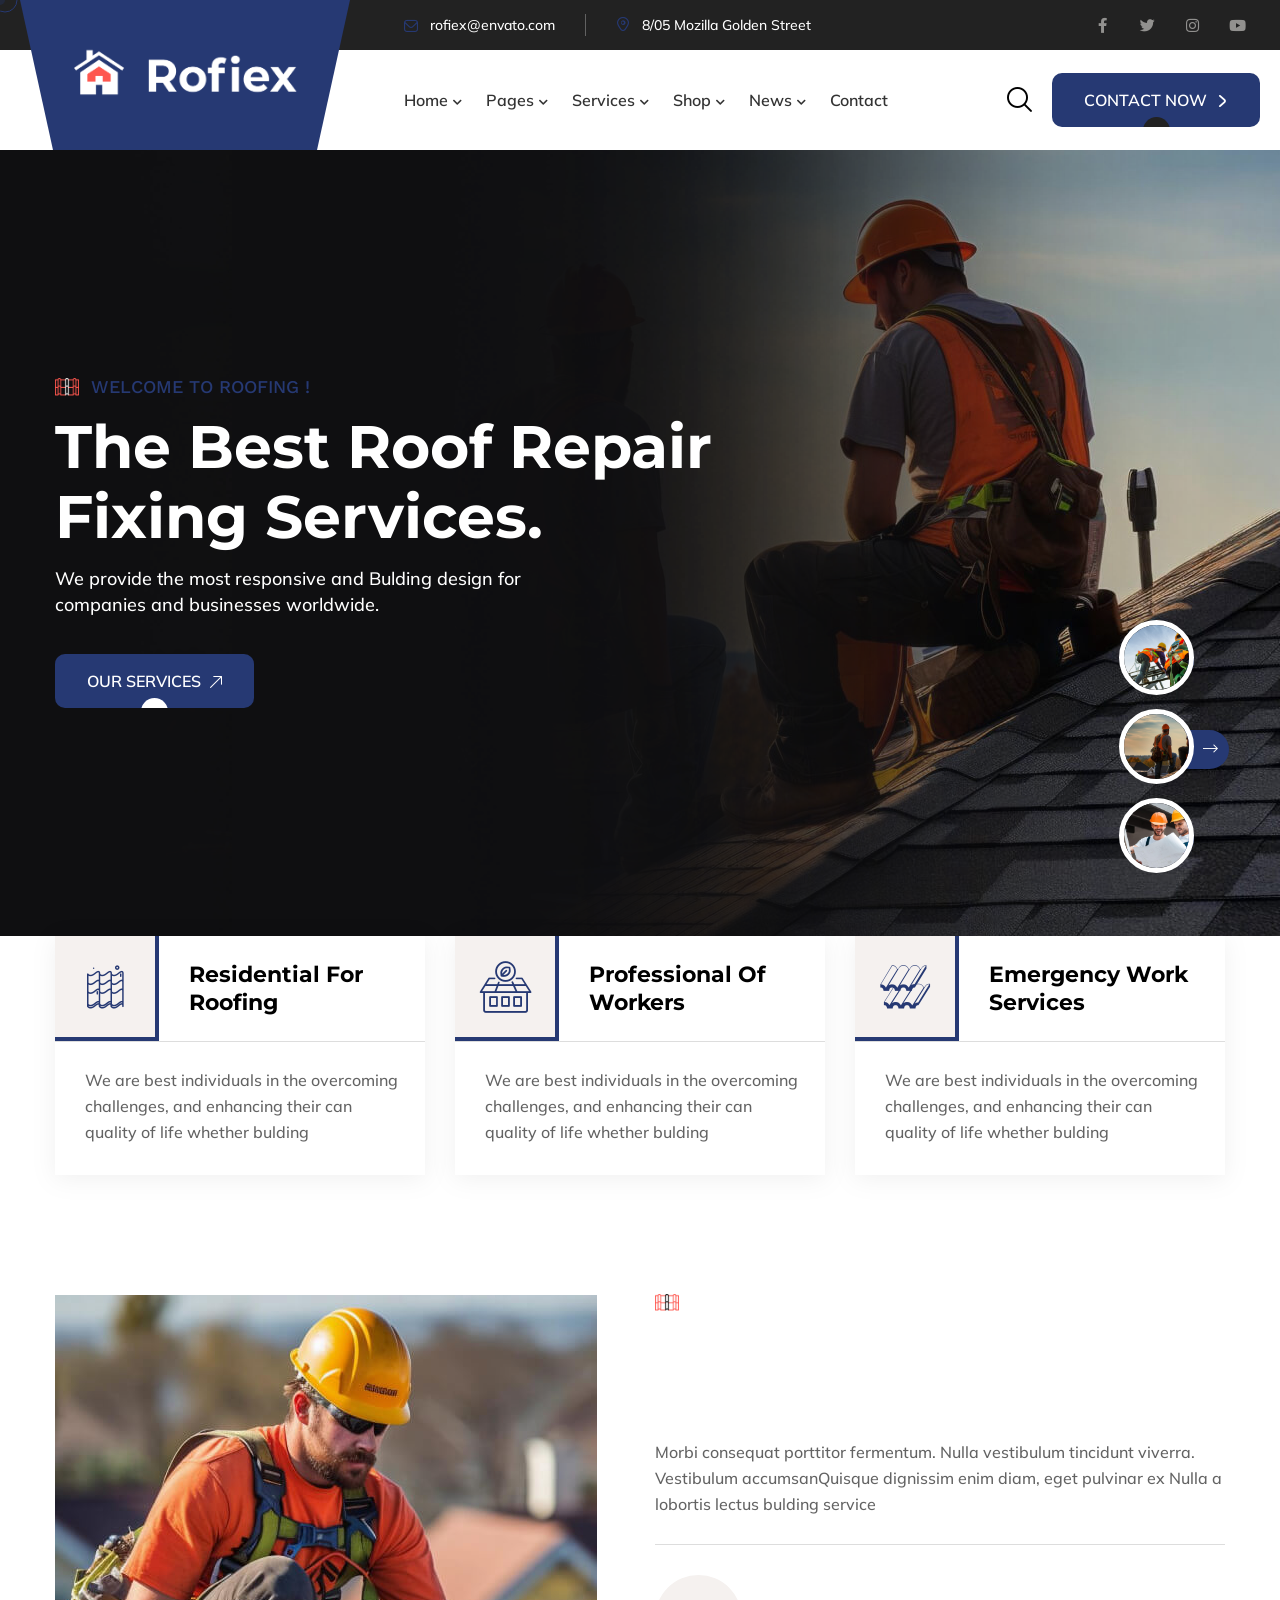
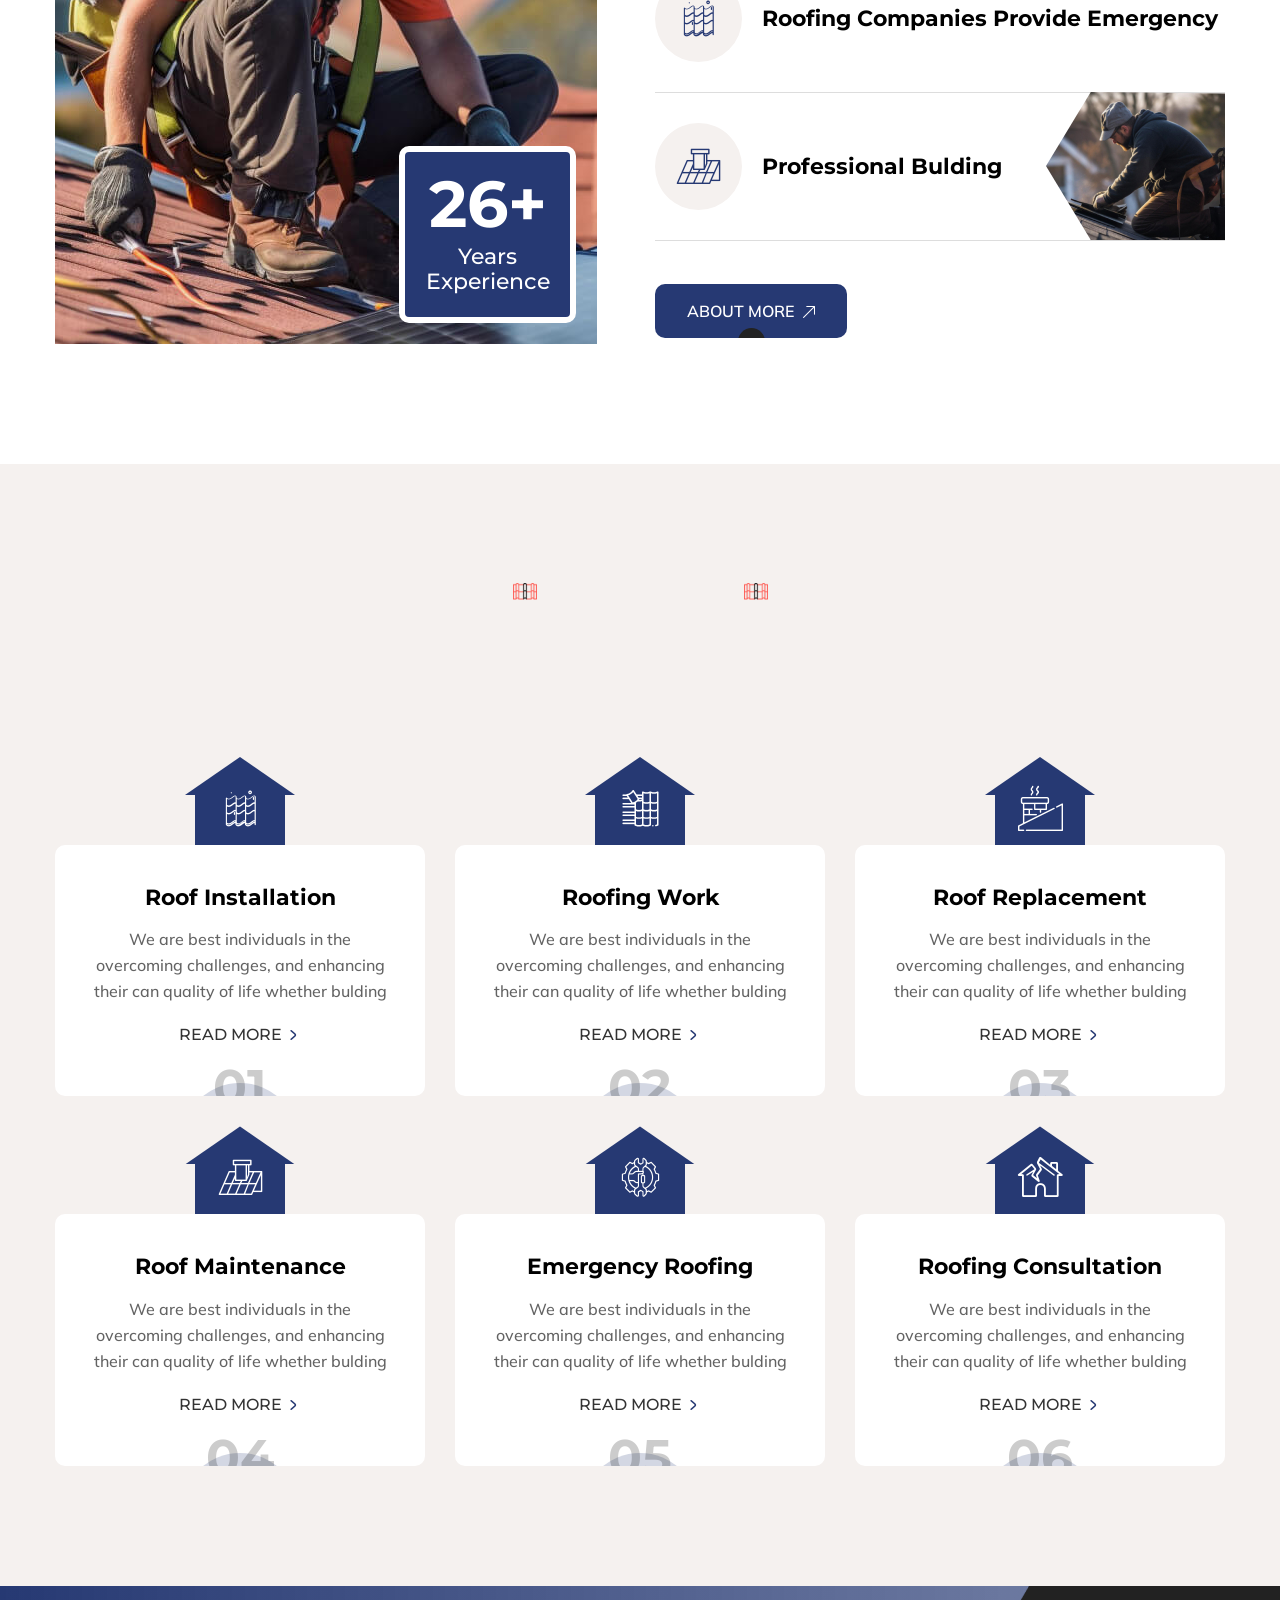
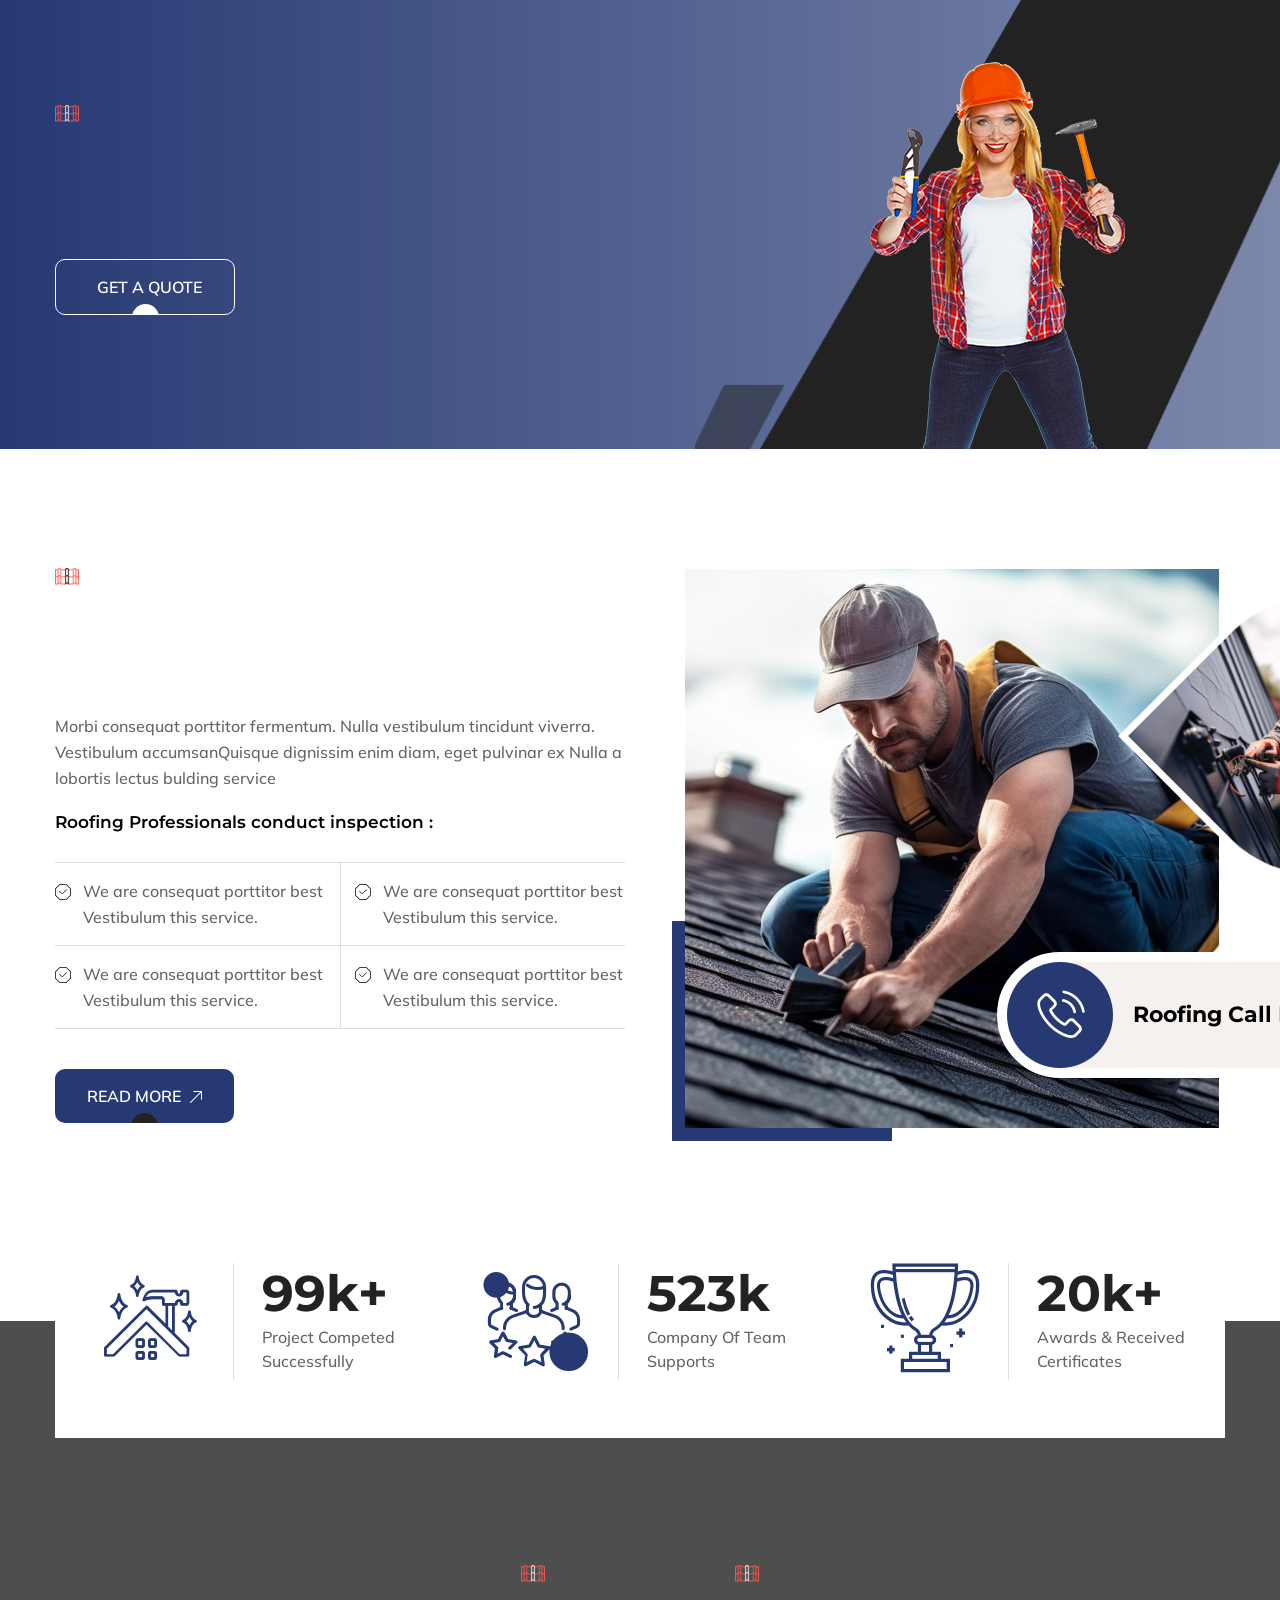
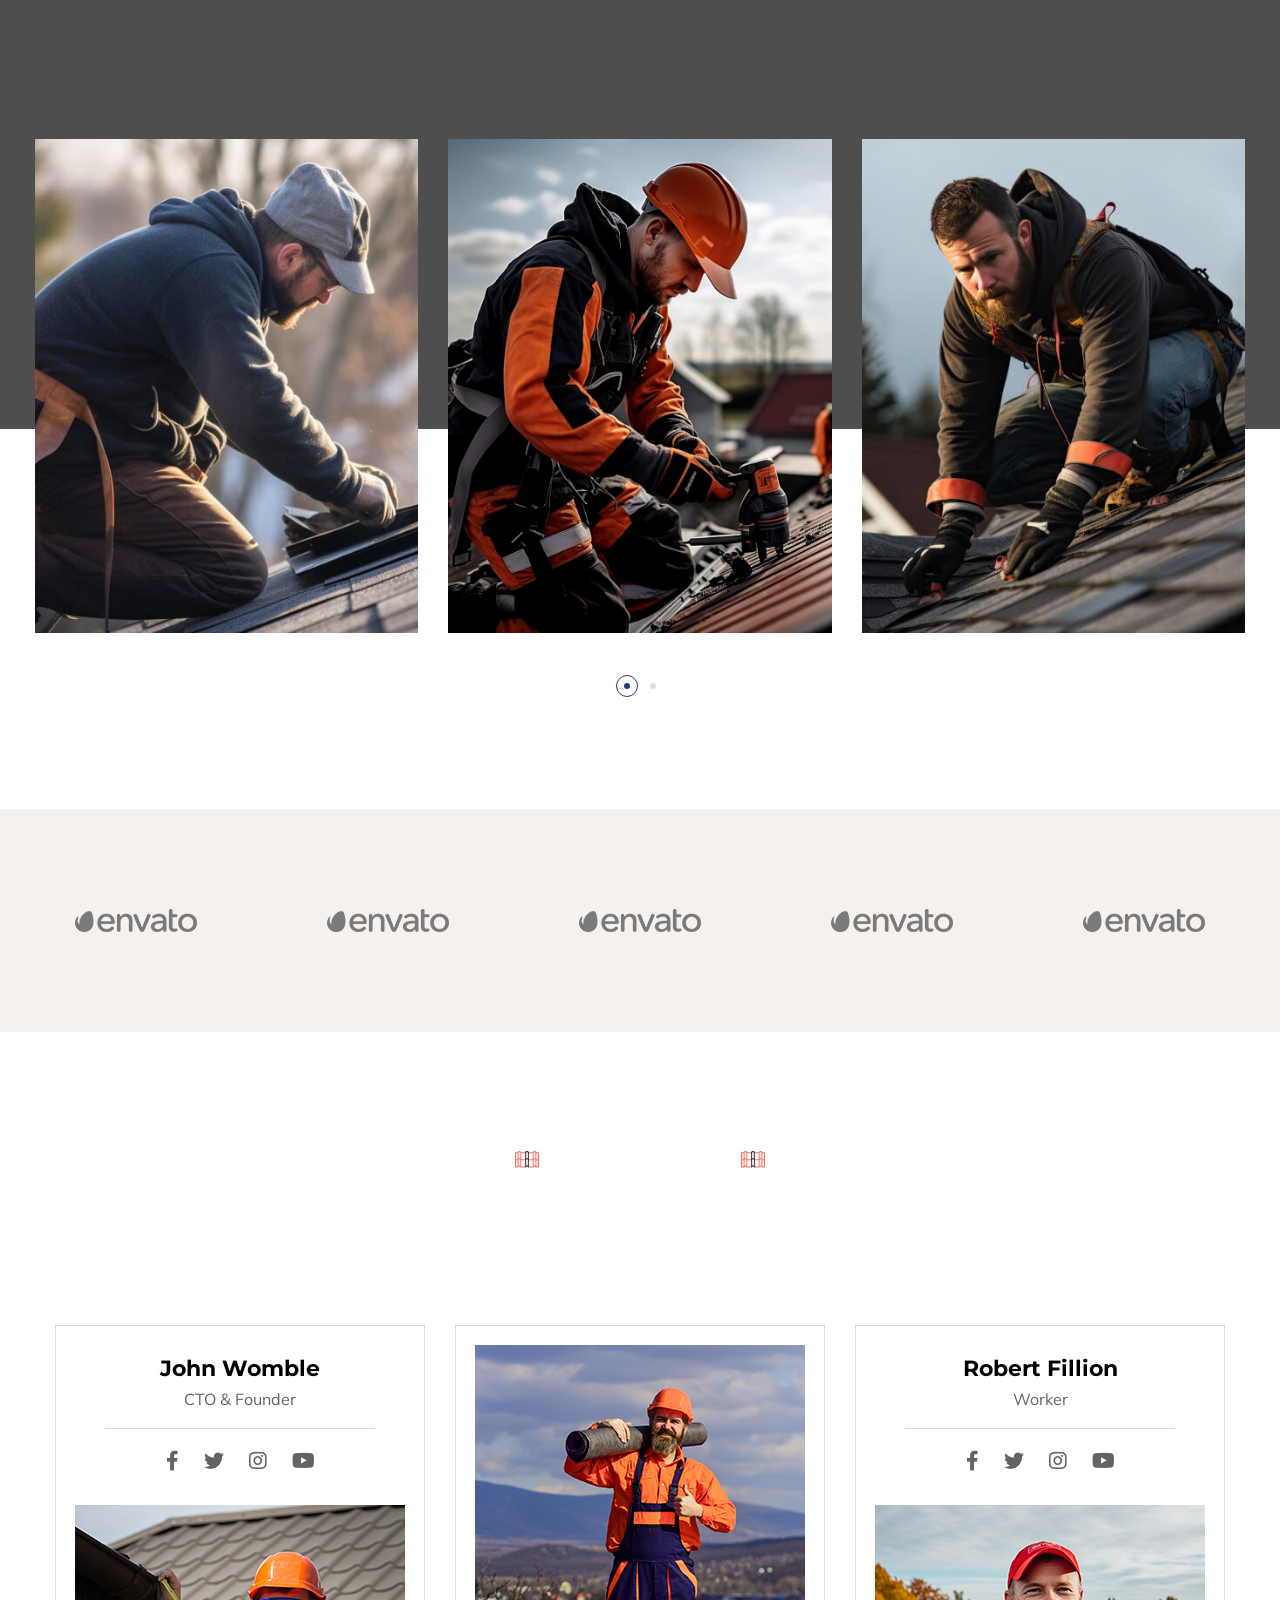
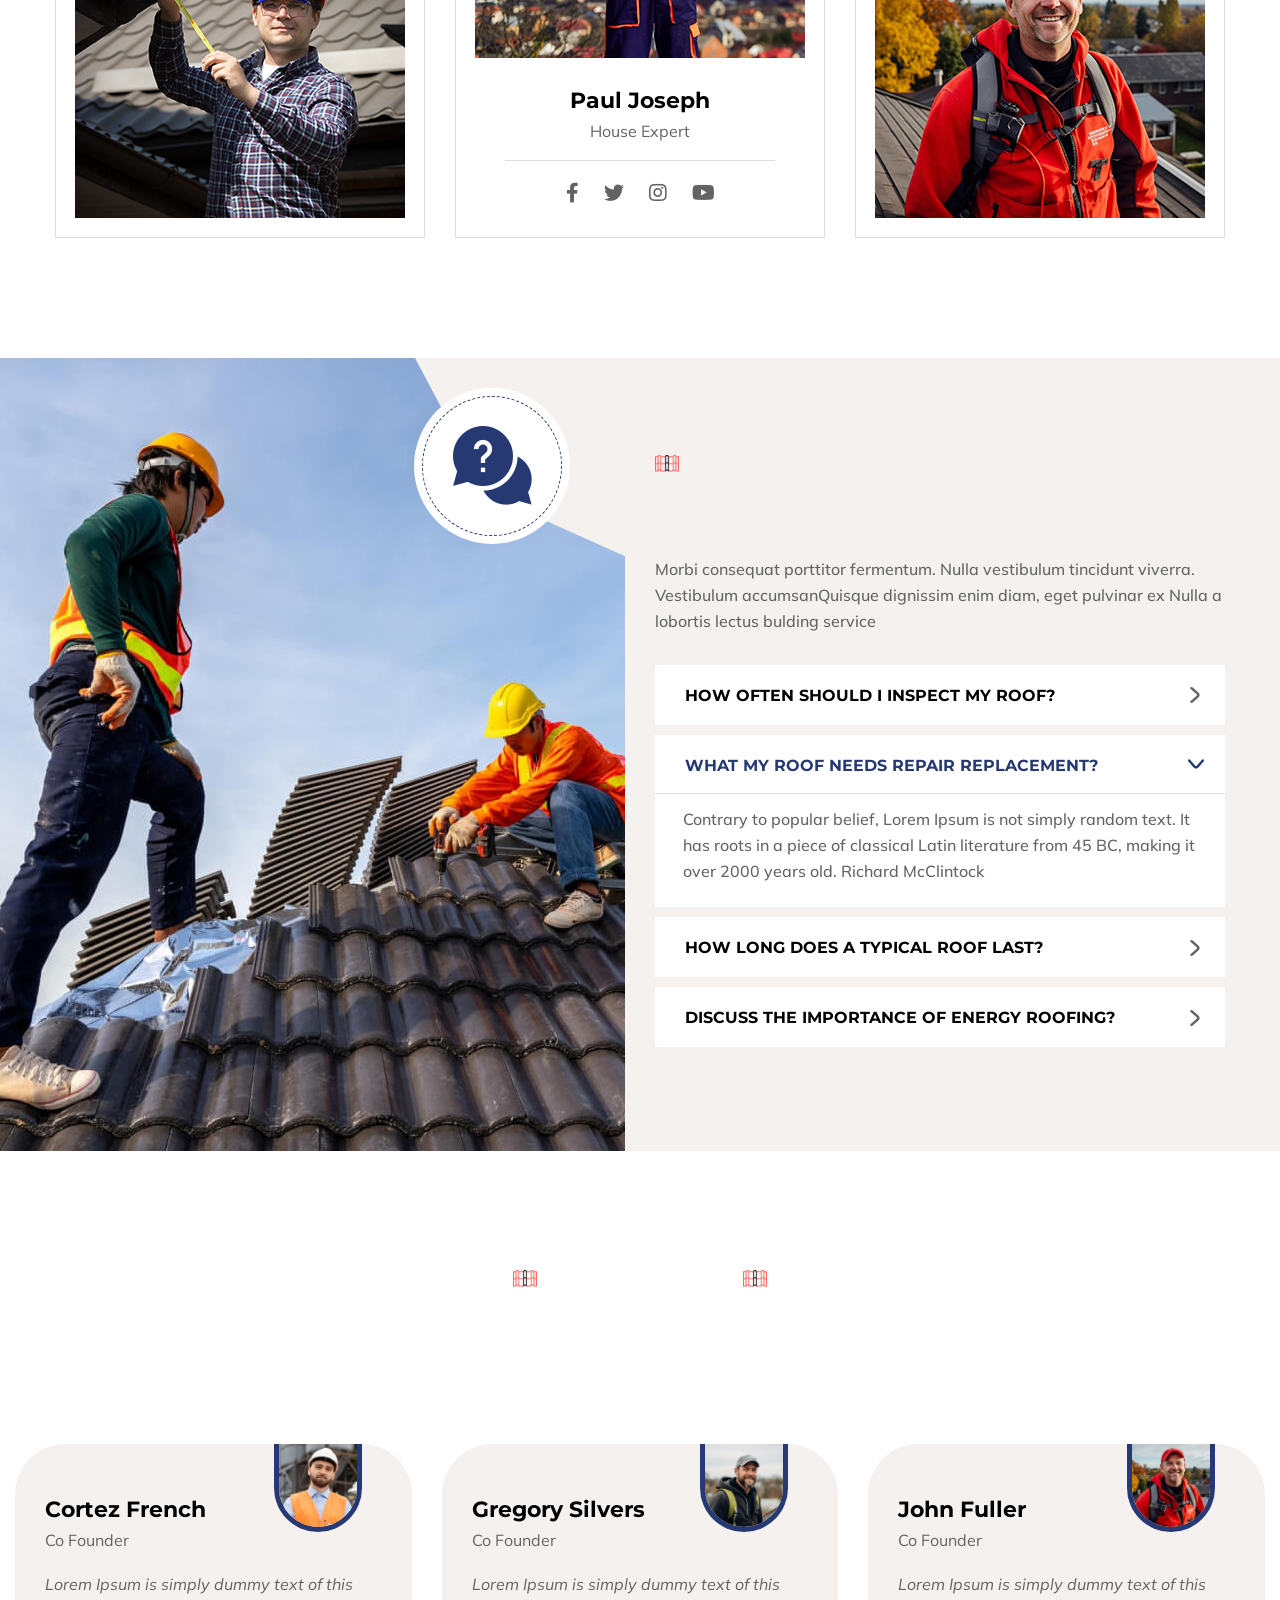
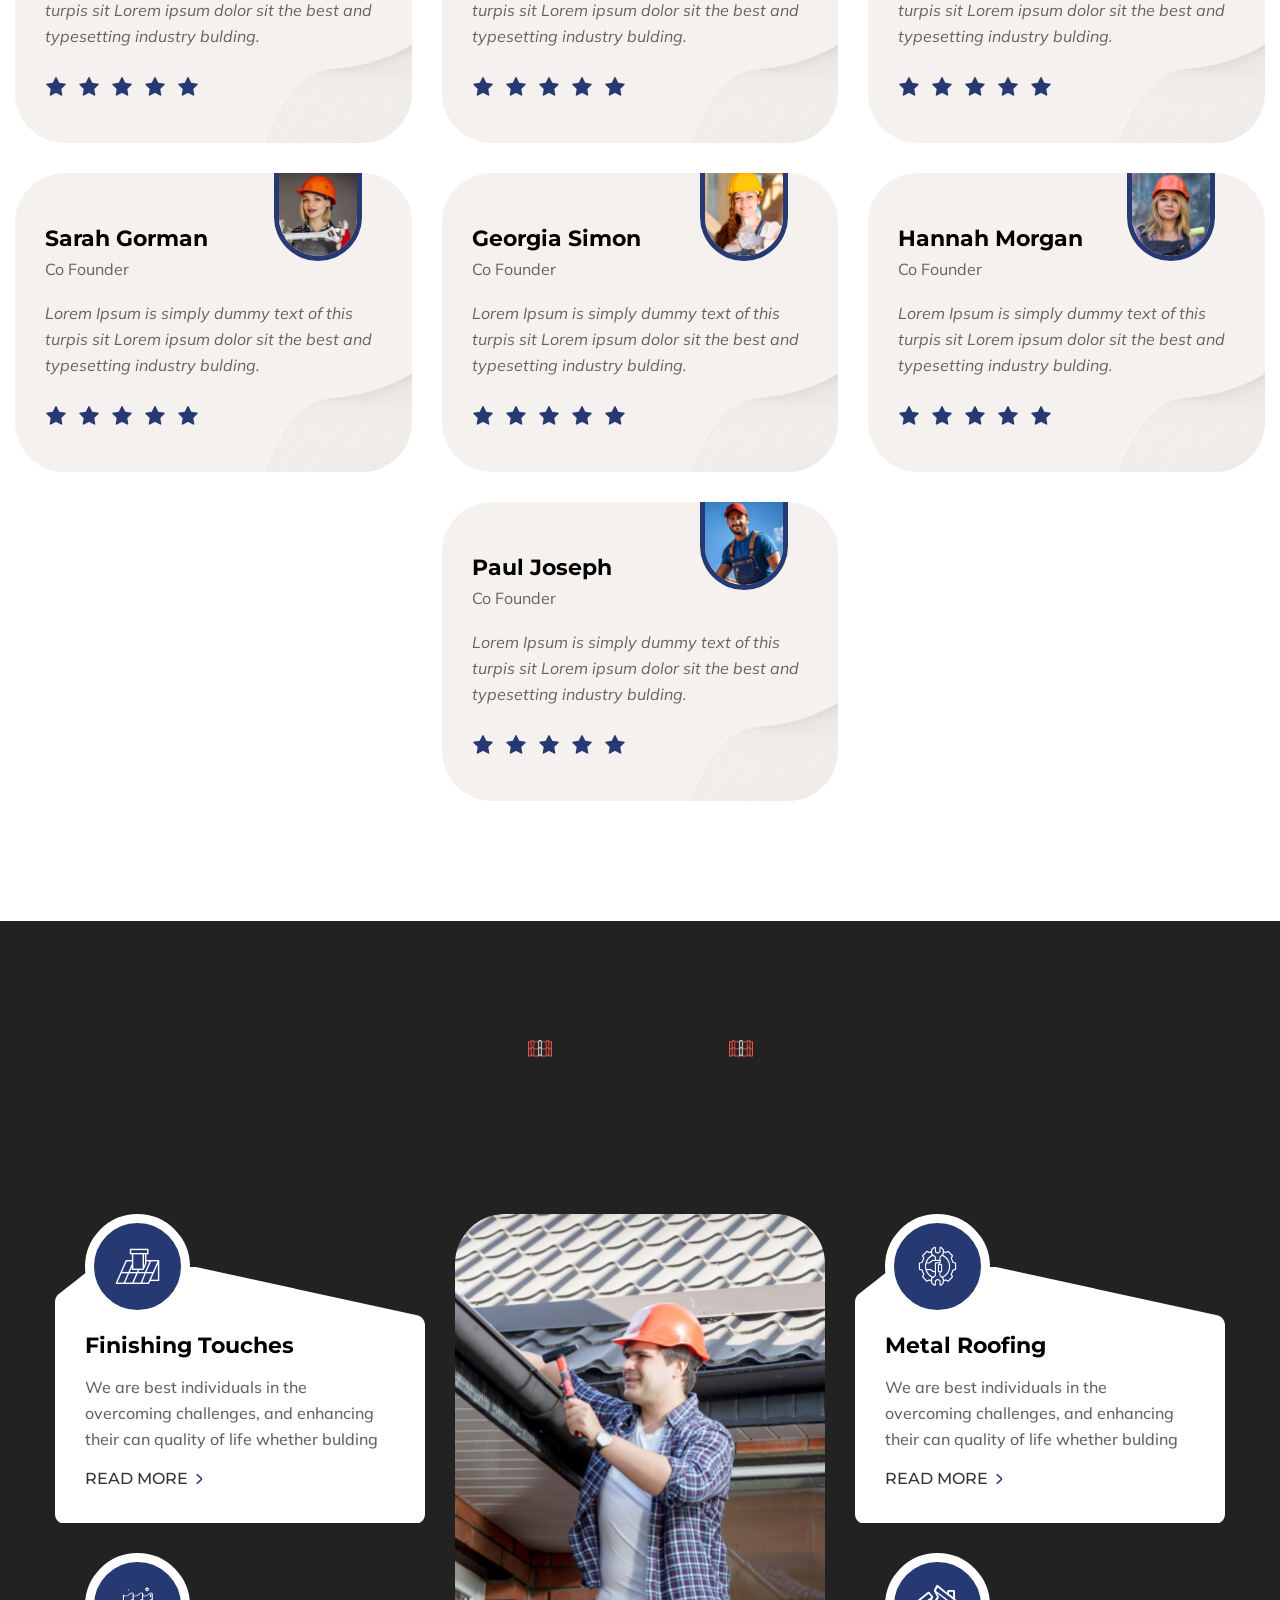
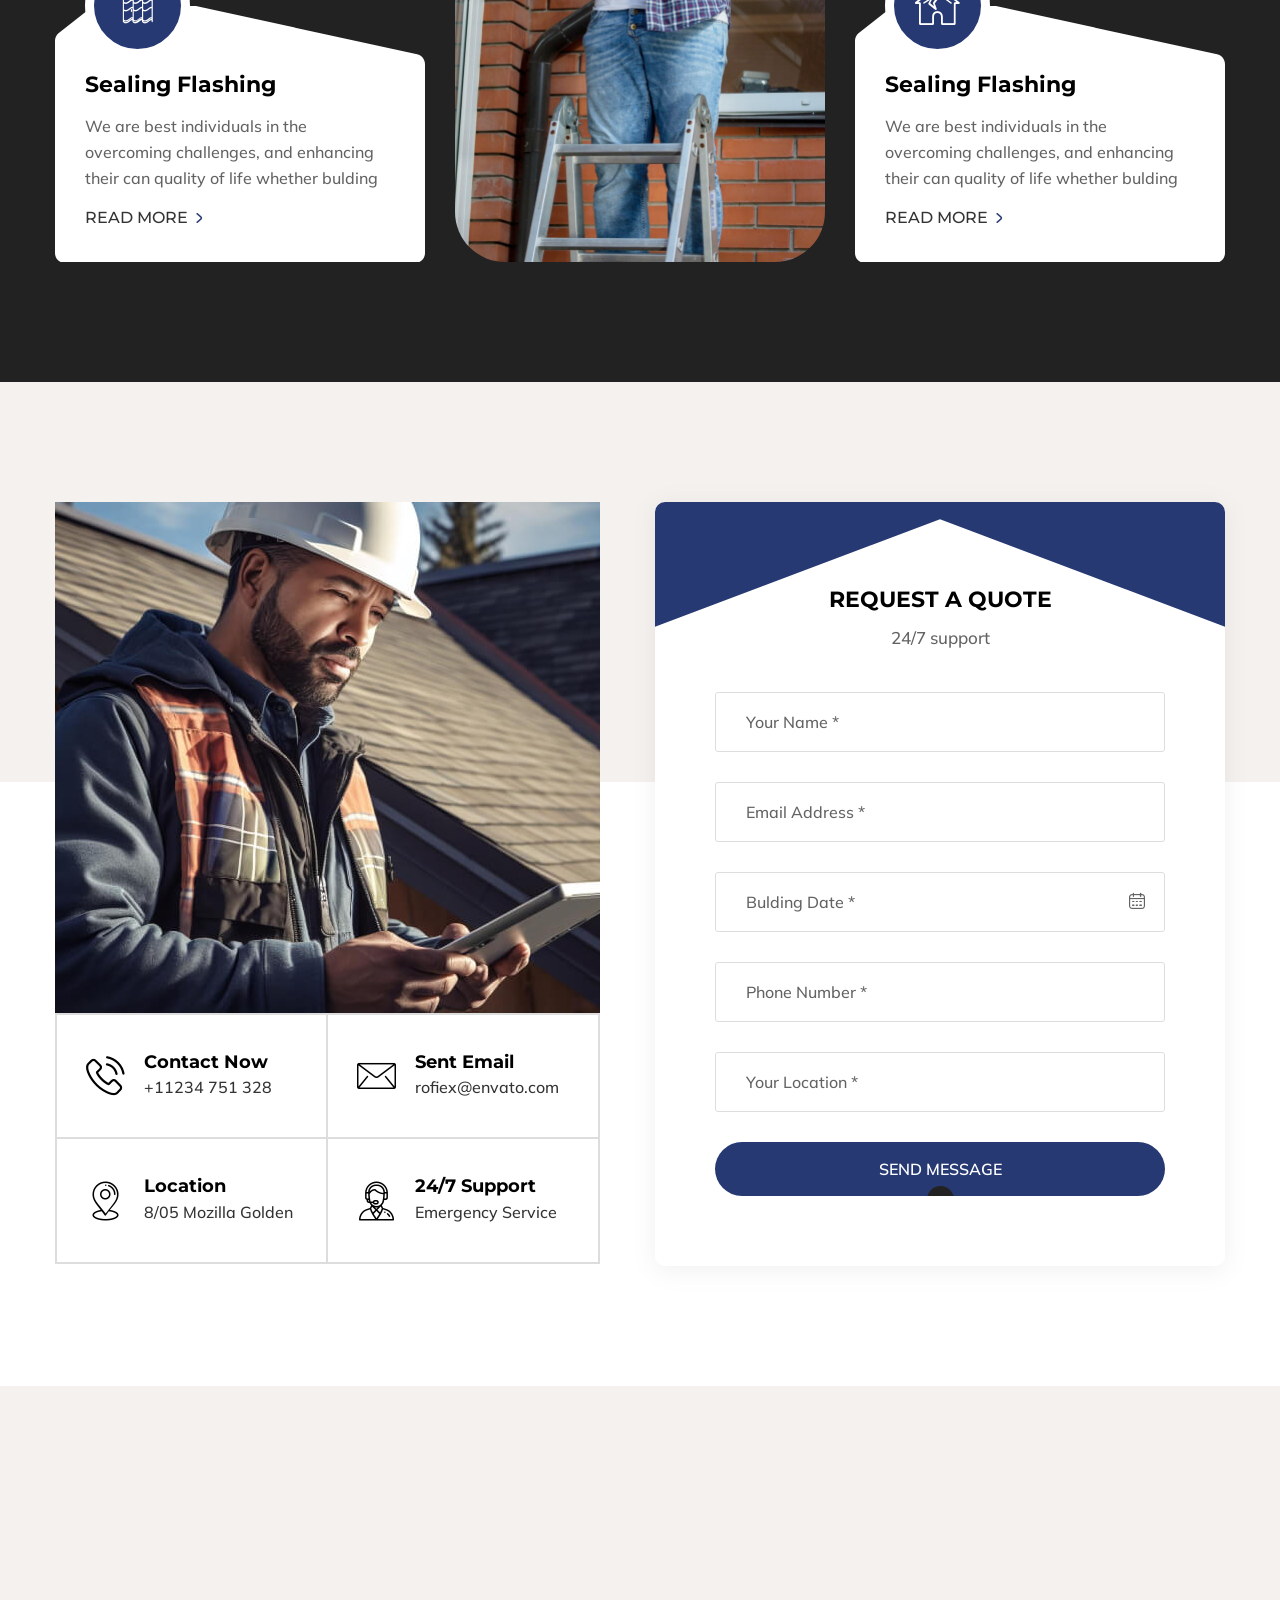
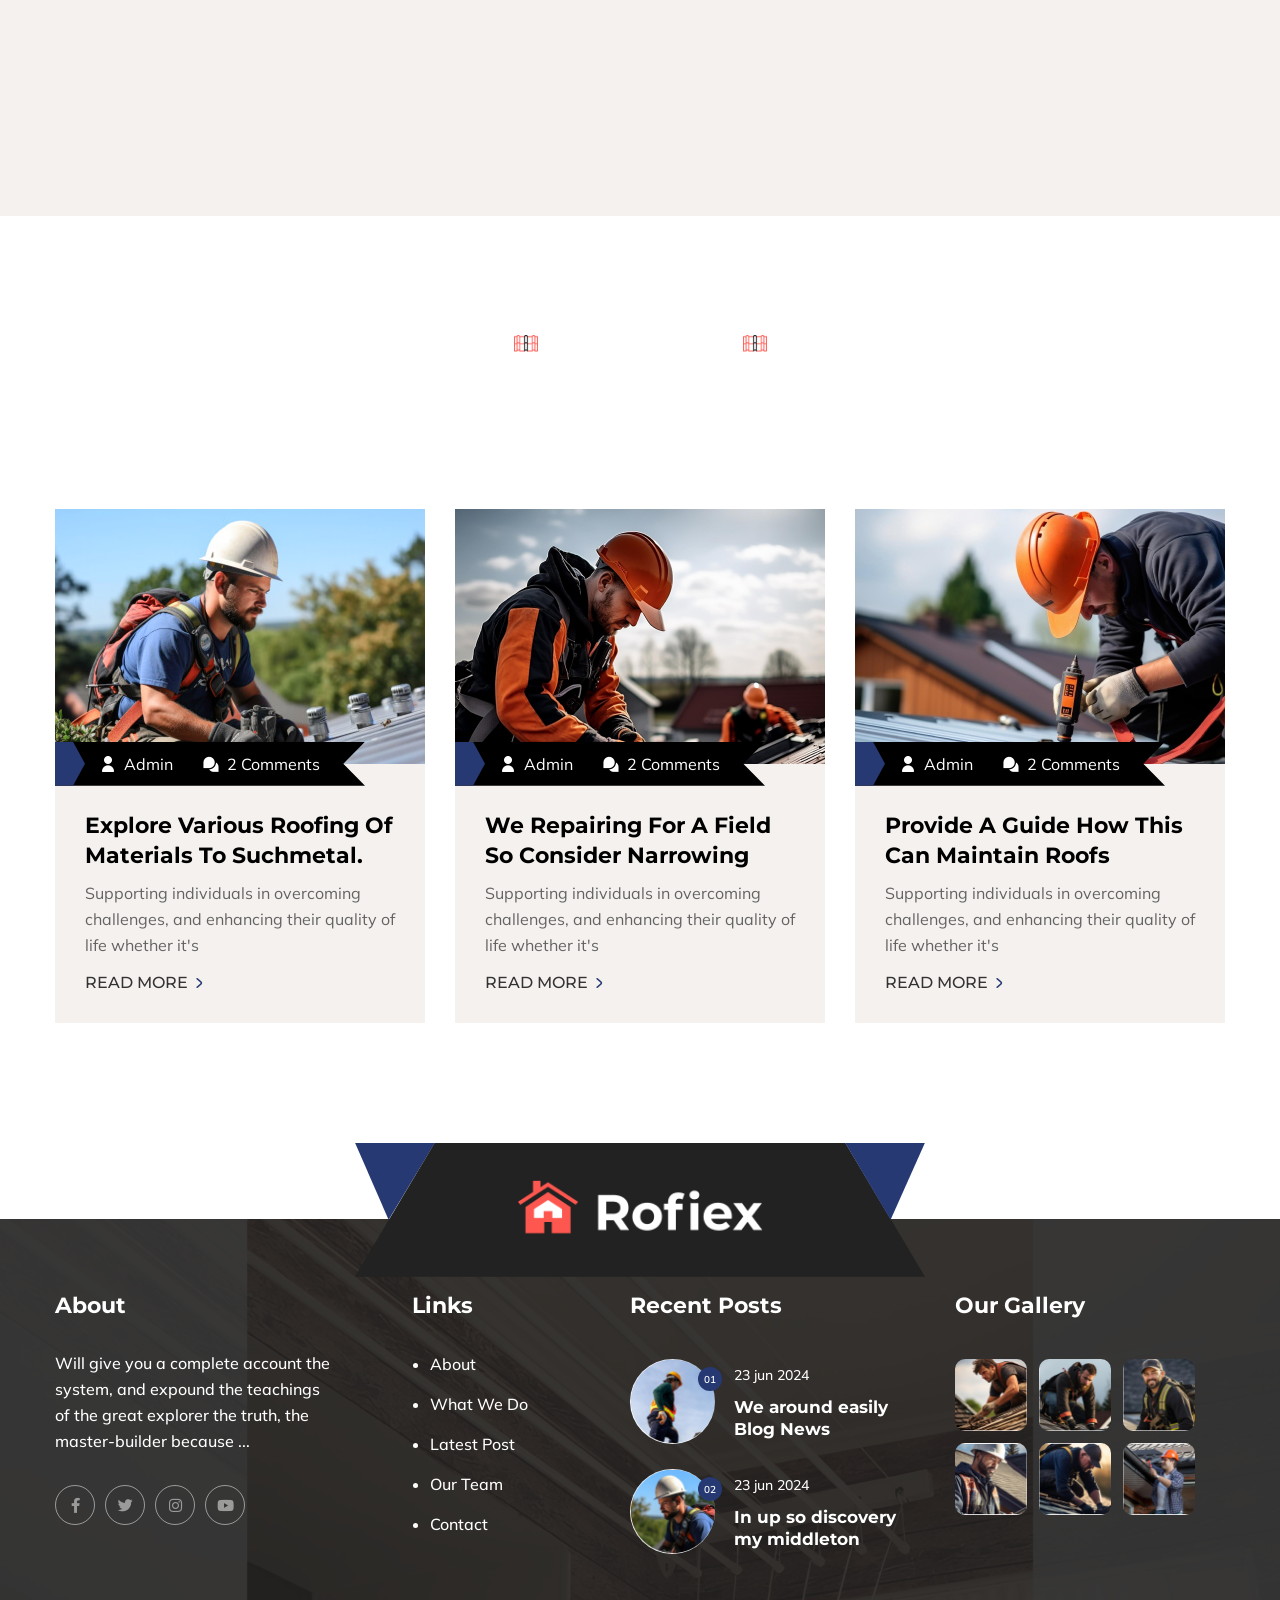
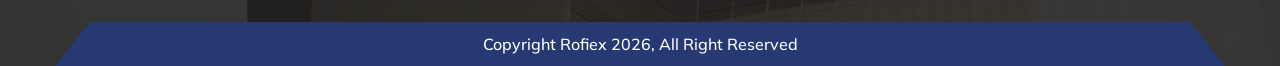
<file: index-boxed.html>
<!DOCTYPE html>
<html lang="en">


<!-- Mirrored from bracketweb.com/rofiex-html/index-boxed.html by HTTrack Website Copier/3.x [XR&CO'2014], Wed, 01 Apr 2026 07:17:41 GMT -->
<head>
    <meta charset="UTF-8" />
    <meta name="viewport" content="width=device-width, initial-scale=1.0" />
    <title>Home One || Rofiex || HTML Template For Roofing Services</title>
    <!-- favicons Icons -->
    <link rel="apple-touch-icon" sizes="180x180" href="assets/images/favicons/apple-touch-icon.png" />
    <link rel="icon" type="image/png" sizes="32x32" href="assets/images/favicons/favicon-32x32.png" />
    <link rel="icon" type="image/png" sizes="16x16" href="assets/images/favicons/favicon-16x16.png" />
    <link rel="manifest" href="assets/images/favicons/site.webmanifest" />
    <meta name="description" content="Rofiex is the perfect HTML template for your roofing business. It has a very modern and creative look. We built this template specially for the metal roofing, industrial roofing, construction, roof installation, maintenance, renovation, repair service, roof repair, roofers, roofing, roofing services and roofing company related to any business website." />

    <!-- fonts -->
    <link rel="preconnect" href="https://fonts.googleapis.com/">
    <link rel="preconnect" href="https://fonts.gstatic.com/" crossorigin>
    <link href="https://fonts.googleapis.com/css2?family=Montserrat:ital,wght@0,100..900;1,100..900&amp;family=Mulish:ital,wght@0,200..1000;1,200..1000&amp;family=Work+Sans:ital,wght@0,100..900;1,100..900&amp;display=swap" rel="stylesheet">

    <link rel="stylesheet" href="assets/vendors/bootstrap/css/bootstrap.min.css" />
    <link rel="stylesheet" href="assets/vendors/bootstrap-select/bootstrap-select.min.css" />
    <link rel="stylesheet" href="assets/vendors/animate/animate.min.css" />
    <link rel="stylesheet" href="assets/vendors/fontawesome/css/all.min.css" />
    <link rel="stylesheet" href="assets/vendors/jquery-ui/jquery-ui.css" />
    <link rel="stylesheet" href="assets/vendors/date-time-picker/jquery.datetimepicker.min.css" />
    <link rel="stylesheet" href="assets/vendors/jarallax/jarallax.css" />
    <link rel="stylesheet" href="assets/vendors/jquery-magnific-popup/jquery.magnific-popup.css" />
    <link rel="stylesheet" href="assets/vendors/nouislider/nouislider.min.css" />
    <link rel="stylesheet" href="assets/vendors/nouislider/nouislider.pips.css" />
    <link rel="stylesheet" href="assets/vendors/tiny-slider/tiny-slider.css" />
    <link rel="stylesheet" href="assets/vendors/rofiex-icons/style.css" />
    <link rel="stylesheet" href="assets/vendors/slick/slick.css">
    <link rel="stylesheet" href="assets/vendors/owl-carousel/css/owl.carousel.min.css" />
    <link rel="stylesheet" href="assets/vendors/owl-carousel/css/owl.theme.default.min.css" />

    <!-- template styles -->
    <link rel="stylesheet" href="assets/css/rofiex.css" />
</head>

<body class="custom-cursor boxed-wrapper">

    <div class="custom-cursor__cursor"></div>
    <div class="custom-cursor__cursor-two"></div>

    <div class="preloader">
        <div class="preloader__image" style="background-image: url(assets/images/loader.png);"></div>
    </div>
    <!-- /.preloader -->
    <div class="page-wrapper">
        <header class="main-header sticky-header sticky-header--normal">
            <div class="main-header__inner">
                <div class="main-header__logo">
                    <a href="index.html">
                        <img src="assets/images/logo-light.png" alt="Rofiex HTML" width="223">
                    </a>
                </div><!-- /.main-header__logo -->
                <div class="main-header__topbar">
                    <ul class="list-unstyled main-header__topbar__info">
                        <li class="main-header__topbar__info__item">
                            <span class="icon-mail2"></span>
                            <a href="mailto:rofiex@envato.com">rofiex@envato.com</a>
                        </li>
                        <li class="main-header__topbar__info__item">
                            <span class="icon-location"></span>
                            8/05 Mozilla Golden Street
                        </li>
                    </ul><!-- /.list-unstyled topbar-one__info -->
                    <div class="main-header__topbar__social">
                        <a href="https://facebook.com/">
                            <i class="fab fa-facebook-f" aria-hidden="true"></i>
                            <span class="sr-only">Facebook</span>
                        </a>
                        <a href="https://twitter.com/">
                            <i class="fab fa-twitter" aria-hidden="true"></i>
                            <span class="sr-only">Twitter</span>
                        </a>
                        <a href="https://instagram.com/">
                            <i class="fab fa-instagram" aria-hidden="true"></i>
                            <span class="sr-only">Instagram</span>
                        </a>
                        <a href="https://www.youtube.com/">
                            <i class="fab fa-youtube" aria-hidden="true"></i>
                            <span class="sr-only">Youtube</span>
                        </a>
                    </div><!-- /.topbar-one__social -->
                </div>
                <div class="main-header__bottom">
                    <nav class="main-header__nav main-menu">
                        <ul class="main-menu__list">

                            <li class="dropdown megamenu">
                                <a href="index.html">Home</a>
                                <ul>
                                    <li>
                                        <section class="home-showcase">
                                            <div class="container">
                                                <div class="home-showcase__inner">
                                                    <div class="row">
                                                        <div class="col-md-6 col-lg-3">
                                                            <div class="demo-one__card">
                                                                <div class="demo-one__image">
                                                                    <img src="assets/images/rofiex-landing/home-1.jpg" alt="rofiex">
                                                                    <div class="demo-one__btns">
                                                                        <a href="index.html" class="rofiex-btn demo-one__btn">
                                                                            <span>Multi Page</span>
                                                                        </a><!-- /.thm-btn demo-one__btn -->
                                                                        <a href="index-one-page.html" class="rofiex-btn demo-one__btn">
                                                                            <span>One Page</span>
                                                                        </a><!-- /.thm-btn demo-one__btn -->
                                                                    </div><!-- /.demo-one__btns -->
                                                                </div><!-- /.demo-one__image -->
                                                                <div class="demo-one__content">
                                                                    <h3 class="demo-one__title">
                                                                        <a href="index.html">Home Page 01</a>
                                                                    </h3><!-- /.demo-one__title -->
                                                                </div><!-- /.demo-one__content -->
                                                            </div><!-- /.demo-one__card -->
                                                        </div><!-- /.col-md-6 col-lg-3 -->
                                                        <div class="col-md-6 col-lg-3">
                                                            <div class="demo-one__card">
                                                                <div class="demo-one__image">
                                                                    <img src="assets/images/rofiex-landing/home-2.jpg" alt="rofiex">
                                                                    <div class="demo-one__btns">
                                                                        <a href="index-2.html" class="rofiex-btn demo-one__btn">
                                                                            <span>Multi Page</span>
                                                                        </a><!-- /.thm-btn demo-one__btn -->
                                                                        <a href="index-2-one-page.html" class="rofiex-btn demo-one__btn">
                                                                            <span>One Page</span>
                                                                        </a><!-- /.thm-btn demo-one__btn -->
                                                                    </div><!-- /.demo-one__btns -->
                                                                </div><!-- /.demo-one__image -->
                                                                <div class="demo-one__content">
                                                                    <h3 class="demo-one__title">
                                                                        <a href="index-2.html">Home Page 02</a>
                                                                    </h3><!-- /.demo-one__title -->
                                                                </div><!-- /.demo-one__content -->
                                                            </div><!-- /.demo-one__card -->
                                                        </div><!-- /.col-md-6 col-lg-3 -->
                                                        <div class="col-md-6 col-lg-3">
                                                            <div class="demo-one__card">
                                                                <div class="demo-one__image">
                                                                    <img src="assets/images/rofiex-landing/home-3.jpg" alt="rofiex">
                                                                    <div class="demo-one__btns">
                                                                        <a href="index-3.html" class="rofiex-btn demo-one__btn">
                                                                            <span>Multi Page</span>
                                                                        </a><!-- /.thm-btn demo-one__btn -->
                                                                        <a href="index-3-one-page.html" class="rofiex-btn demo-one__btn">
                                                                            <span>One Page</span>
                                                                        </a><!-- /.thm-btn demo-one__btn -->
                                                                    </div><!-- /.demo-one__btns -->
                                                                </div><!-- /.demo-one__image -->
                                                                <div class="demo-one__content">
                                                                    <h3 class="demo-one__title">
                                                                        <a href="index-3.html">Home Page 03</a>
                                                                    </h3><!-- /.demo-one__title -->
                                                                </div><!-- /.demo-one__content -->
                                                            </div><!-- /.demo-one__card -->
                                                        </div><!-- /.col-md-6 col-lg-3 -->
                                                        <div class="col-md-6 col-lg-3">
                                                            <div class="demo-one__card">
                                                                <div class="demo-one__image">
                                                                    <img src="assets/images/rofiex-landing/home-rtl.jpg" alt="rofiex">
                                                                    <div class="demo-one__btns">
                                                                        <a href="index-rtl.html" class="rofiex-btn demo-one__btn">
                                                                            <span>View Page</span>
                                                                        </a><!-- /.thm-btn demo-one__btn -->
                                                                    </div><!-- /.demo-one__btns -->
                                                                </div><!-- /.demo-one__image -->
                                                                <div class="demo-one__content">
                                                                    <h3 class="demo-one__title">
                                                                        <a href="index-rtl.html">Home RTL</a>
                                                                    </h3><!-- /.demo-one__title -->
                                                                </div><!-- /.demo-one__content -->
                                                            </div><!-- /.demo-one__card -->
                                                        </div><!-- /.col-md-6 col-lg-3 -->
                                                    </div><!-- /.row -->

                                                </div><!-- /.home-showcase__inner -->
                                            </div><!-- /.container -->
                                        </section>
                                    </li>
                                </ul>
                            </li>


                            <li class="dropdown">
                                <a href="#">Pages</a>
                                <ul>
                                    <li><a href="about.html">About</a></li>
                                    <li>
                                        <a href="portfolio.html">Our Portfolio</a>
                                        <ul>
                                            <li><a href="portfolio.html">Portfolio Page</a></li>
                                            <li><a href="portfolio-carousel.html">Portfolio Carousel</a></li>
                                            <li><a href="portfolio-details.html">Portfolio Details</a></li>
                                        </ul>
                                    </li>
                                    <li>
                                        <a href="team.html">Our Team</a>
                                        <ul>
                                            <li><a href="team.html">Team Page</a></li>
                                            <li><a href="team-carousel.html">Team Carousel</a></li>
                                            <li><a href="team-details.html">Team Details</a></li>
                                        </ul>
                                    </li>
                                    <li><a href="reviews.html">Testimonial</a></li>
                                    <li><a href="reviews-carousel.html">Testimonial Carousel</a></li>
                                    <li><a href="packages.html">Pricing</a></li>
                                    <li><a href="packages-carousel.html">Pricing Carousel</a></li>
                                    <li>
                                        <a href="gallery.html">Gallery</a>
                                        <ul>
                                            <li><a href="gallery.html">Gallery</a></li>
                                            <li><a href="gallery-carousel.html">Gallery Carousel</a></li>
                                        </ul>
                                    </li>
                                    <li><a href="faq.html">FAQs</a></li>
                                    <li><a href="login.html">Login</a></li>
                                    <li><a href="404.html">404 Error</a></li>
                                </ul>
                            </li>
                            <li class="dropdown">
                                <a href="#">Services</a>
                                <ul>
                                    <li><a href="services.html">Services</a></li>
                                    <li><a href="services-carousel.html">Services Carousel</a></li>
                                    <li><a href="service-d-installation.html">Roof Installation</a></li>
                                    <li><a href="service-d-work.html">Roofing Work</a></li>
                                    <li><a href="service-d-replacement.html">Roof Replacement</a></li>
                                    <li><a href="service-d-maintenance.html">Roof Maintenance</a></li>
                                    <li><a href="service-d-roofing.html">Emergency Roofing</a></li>
                                    <li><a href="service-d-consultation.html">Roofing Consultation</a></li>
                                </ul>
                            </li>
                            <li class="dropdown">
                                <a href="#">Shop</a>
                                <ul class="sub-menu">
                                    <li class="dropdown">
                                        <a href="#">Products</a>
                                        <ul class="sub-menu">
                                            <li><a href="products.html">No sidebar</a></li>
                                            <li><a href="products-left.html">Left sidebar</a></li>
                                            <li><a href="products-right.html">Right sidebar</a></li>
                                        </ul>
                                    </li>
                                    <li><a href="products-carousel.html">Products carousel</a></li>
                                    <li><a href="product-details.html">Product details</a></li>
                                    <li><a href="cart.html">Cart</a></li>
                                    <li><a href="wishlist.html">Wishlist</a></li>
                                    <li><a href="checkout.html">Checkout</a></li>
                                </ul>
                            </li>
                            <li class="dropdown">
                                <a href="#">News</a>
                                <ul class="sub-menu">
                                    <li class="dropdown">
                                        <a href="#">News grid</a>
                                        <ul class="sub-menu">
                                            <li><a href="blog-grid.html">No sidebar</a></li>
                                            <li><a href="blog-grid-left.html">Left sidebar</a></li>
                                            <li><a href="blog-grid-right.html">Right sidebar</a></li>
                                        </ul>
                                    </li>
                                    <li class="dropdown">
                                        <a href="#">News list</a>
                                        <ul class="sub-menu">
                                            <li><a href="blog-list.html">No sidebar</a></li>
                                            <li><a href="blog-list-left.html">Left sidebar</a></li>
                                            <li><a href="blog-list-right.html">Right sidebar</a></li>
                                        </ul>
                                    </li>
                                    <li><a href="blog-carousel.html">News carousel</a></li>
                                    <li class="dropdown">
                                        <a href="#">News details</a>
                                        <ul class="sub-menu">
                                            <li><a href="blog-details.html">No sidebar</a></li>
                                            <li><a href="blog-details-left.html">Left sidebar</a></li>
                                            <li><a href="blog-details-right.html">Right sidebar</a></li>
                                        </ul>
                                    </li>
                                </ul>
                            </li>
                            <li>
                                <a href="contact.html">Contact</a>
                            </li>
                        </ul>
                    </nav><!-- /.main-header__nav -->
                    <div class="main-header__right">
                        <div class="mobile-nav__btn mobile-nav__toggler">
                            <span></span>
                            <span></span>
                            <span></span>
                        </div><!-- /.mobile-nav__toggler -->
                        <div class="main-header__call">
                            <div class="main-header__call__icon">
                                <i class="icon-phone"></i>
                            </div>
                            <p class="main-header__call__text">CALL: <a href="tel:+552341358">+55234 1358</a></p>
                        </div>
                        <a href="#" class="search-toggler main-header__search">
                            <i class="icon-search" aria-hidden="true"></i>
                            <span class="sr-only">Search</span>
                        </a><!-- /.search-toggler -->
                        <a href="contact.html" class="rofiex-btn main-header__btn">
                            <span>Contact Now<i class="icon-arrow-right4"></i></span>
                        </a><!-- /.thm-btn main-header__btn -->
                    </div><!-- /.main-header__right -->
                </div>
            </div><!-- /.main-header__inner -->
        </header><!-- /.main-header -->

        <!-- main-slider-start -->
        <section class="main-slider-one">
            <div class="main-slider-one__carousel rofiex-slick__carousel" data-slick-options='{
			"slidesToShow": 1,
			"slidesToScroll": 1,
			"asNavFor": ".main-slider-one__nav",
			"autoplay": true,
			"focusOnSelect": true,
			"autoplaySpeed": 6000,
			"fade": true,
			"dots": false,
			"centerPadding": 0,
			"arrows": false
		}'>
                <div class="item">
                    <div class="main-slider-one__item">
                        <div class="main-slider-one__bg" style="background-image: url(assets/images/backgrounds/slider-1-1.jpg);"></div>
                        <div class="main-slider-one__shape-one" style="background-image: url(assets/images/shapes/slider-1-shape-1.png);"></div>
                        <div class="main-slider-one__shape-two" style="background-image: url(assets/images/shapes/slider-1-shape-2.png);"></div>
                        <div class="container">
                            <div class="main-slider-one__content">
                                <h5 class="main-slider-one__sub-title"><img src="assets/images/shapes/sec-title__shape-one-white.png" alt="rofiex">Welcome To Roofing !</h5>
                                <!-- slider-sub-title -->
                                <h2 class="main-slider-one__title">The Best Roof Repair<br> Fixing Services.</h2><!-- slider-title -->
                                <p class="main-slider-one__text">
                                    We provide the most responsive and Bulding design for<br> companies and businesses worldwide.
                                </p><!-- slider-text -->
                                <div class="main-slider-one__btn">
                                    <a href="services.html" class="rofiex-btn"><span>Our Services<i class="icon-up-right-arrow"></i></span></a>
                                </div><!-- slider-btn -->
                            </div>
                        </div>
                    </div>
                </div><!-- item -->
                <div class="item">
                    <div class="main-slider-one__item">
                        <div class="main-slider-one__bg" style="background-image: url(assets/images/backgrounds/slider-1-2.jpg);"></div>
                        <div class="main-slider-one__shape-one" style="background-image: url(assets/images/shapes/slider-1-shape-1.png);"></div>
                        <div class="main-slider-one__shape-two" style="background-image: url(assets/images/shapes/slider-1-shape-2.png);"></div>
                        <div class="container">
                            <div class="main-slider-one__content">
                                <h5 class="main-slider-one__sub-title"><img src="assets/images/shapes/sec-title__shape-one-white.png" alt="rofiex">Welcome To Roofing !</h5>
                                <!-- slider-sub-title -->
                                <h2 class="main-slider-one__title">The Best Roof Repair<br> Fixing Services.</h2><!-- slider-title -->
                                <p class="main-slider-one__text">
                                    We provide the most responsive and Bulding design for<br> companies and businesses worldwide.
                                </p><!-- slider-text -->
                                <div class="main-slider-one__btn">
                                    <a href="services.html" class="rofiex-btn"><span>Our Services<i class="icon-up-right-arrow"></i></span></a>
                                </div><!-- slider-btn -->
                            </div>
                        </div>
                    </div>
                </div><!-- item -->
                <div class="item">
                    <div class="main-slider-one__item">
                        <div class="main-slider-one__bg" style="background-image: url(assets/images/backgrounds/slider-1-3.jpg);"></div>
                        <div class="main-slider-one__shape-one" style="background-image: url(assets/images/shapes/slider-1-shape-1.png);"></div>
                        <div class="main-slider-one__shape-two" style="background-image: url(assets/images/shapes/slider-1-shape-2.png);"></div>
                        <div class="container">
                            <div class="main-slider-one__content">
                                <h5 class="main-slider-one__sub-title"><img src="assets/images/shapes/sec-title__shape-one-white.png" alt="rofiex">Welcome To Roofing !</h5>
                                <!-- slider-sub-title -->
                                <h2 class="main-slider-one__title">The Best Roof Repair<br> Fixing Services.</h2><!-- slider-title -->
                                <p class="main-slider-one__text">
                                    We provide the most responsive and Bulding design for<br> companies and businesses worldwide.
                                </p><!-- slider-text -->
                                <div class="main-slider-one__btn">
                                    <a href="services.html" class="rofiex-btn"><span>Our Services<i class="icon-up-right-arrow"></i></span></a>
                                </div><!-- slider-btn -->
                            </div>
                        </div>
                    </div>
                </div><!-- item -->
                <div class="item">
                    <div class="main-slider-one__item">
                        <div class="main-slider-one__bg" style="background-image: url(assets/images/backgrounds/slider-1-4.jpg);"></div>
                        <div class="main-slider-one__shape-one" style="background-image: url(assets/images/shapes/slider-1-shape-1.png);"></div>
                        <div class="main-slider-one__shape-two" style="background-image: url(assets/images/shapes/slider-1-shape-2.png);"></div>
                        <div class="container">
                            <div class="main-slider-one__content">
                                <h5 class="main-slider-one__sub-title"><img src="assets/images/shapes/sec-title__shape-one-white.png" alt="rofiex">Welcome To Roofing !</h5>
                                <!-- slider-sub-title -->
                                <h2 class="main-slider-one__title">The Best Roof Repair<br> Fixing Services.</h2><!-- slider-title -->
                                <p class="main-slider-one__text">
                                    We provide the most responsive and Bulding design for<br> companies and businesses worldwide.
                                </p><!-- slider-text -->
                                <div class="main-slider-one__btn">
                                    <a href="services.html" class="rofiex-btn"><span>Our Services<i class="icon-up-right-arrow"></i></span></a>
                                </div><!-- slider-btn -->
                            </div>
                        </div>
                    </div>
                </div><!-- item -->
            </div>
            <ul class="main-slider-one__nav rofiex-slick__carousel" data-slick-options='{
			"slidesToShow": 3,
			"slidesToScroll": 1,
			"autoplay": true,
			"centerMode": true,
			"autoplaySpeed": 6000,
			"vertical": true,
			"asNavFor": ".main-slider-one__carousel",
			"focusOnSelect": true,
			"dots": false,
			"centerPadding": 0,
			"arrows": false
		}'>
                <li role="presentation">
                    <div class="item">
                        <div class="main-slider-one__nav__item"><img src='assets/images/backgrounds/slider-1-1.jpg' alt='rofiex'></div>
                    </div>
                </li><!-- item -->
                <li role="presentation">
                    <div class="item">
                        <div class="main-slider-one__nav__item"><img src='assets/images/backgrounds/slider-1-2.jpg' alt='rofiex'></div>
                    </div>
                </li><!-- item -->
                <li role="presentation">
                    <div class="item">
                        <div class="main-slider-one__nav__item"><img src='assets/images/backgrounds/slider-1-3.jpg' alt='rofiex'></div>
                    </div>
                </li><!-- item -->
                <li role="presentation">
                    <div class="item">
                        <div class="main-slider-one__nav__item"><img src='assets/images/backgrounds/slider-1-4.jpg' alt='rofiex'></div>
                    </div>
                </li><!-- item -->
            </ul><!-- main-slider-one__nav -->
        </section>
        <!-- main-slider-end -->

        <!-- Feature Start -->
        <section class="feature-one">
            <div class="container">
                <div class="row gutter-y-30">
                    <div class="col-lg-4 col-md-6 wow fadeInUp" data-wow-delay="00ms">
                        <div class="feature-one__item">
                            <div class="feature-one__item__top">
                                <div class="feature-one__item__icon"><i class="icon-roof-9"></i></div>
                                <h3 class="feature-one__item__title"><span>Residential For Roofing</span></h3>
                            </div>
                            <p class="feature-one__item__text">We are best individuals in the overcoming challenges, and enhancing their can quality of life whether bulding</p>
                            <a href="about.html" class="feature-one__item__rm"><span>Read More</span><i class="icon-up-right-arrow"></i></a>
                        </div>
                    </div><!-- feature-item -->
                    <div class="col-lg-4 col-md-6 wow fadeInUp" data-wow-delay="100ms">
                        <div class="feature-one__item">
                            <div class="feature-one__item__top">
                                <div class="feature-one__item__icon"><i class="icon-tool"></i></div>
                                <h3 class="feature-one__item__title"><span>Professional of Workers</span></h3>
                            </div>
                            <p class="feature-one__item__text">We are best individuals in the overcoming challenges, and enhancing their can quality of life whether bulding</p>
                            <a href="about.html" class="feature-one__item__rm"><span>Read More</span><i class="icon-up-right-arrow"></i></a>
                        </div>
                    </div><!-- feature-item -->
                    <div class="col-lg-4 col-md-6 wow fadeInUp" data-wow-delay="200ms">
                        <div class="feature-one__item">
                            <div class="feature-one__item__top">
                                <div class="feature-one__item__icon"><i class="icon-construction-1"></i></div>
                                <h3 class="feature-one__item__title"><span>Emergency Work Services</span></h3>
                            </div>
                            <p class="feature-one__item__text">We are best individuals in the overcoming challenges, and enhancing their can quality of life whether bulding</p>
                            <a href="about.html" class="feature-one__item__rm"><span>Read More</span><i class="icon-up-right-arrow"></i></a>
                        </div>
                    </div><!-- feature-item -->
                </div>
            </div>
        </section>
        <!-- Feature End -->

        <section class="about-one">
            <div class="about-one__shape" style="background-image: url(assets/images/shapes/about-shape-1.png);"></div>
            <div class="container">
                <div class="row">
                    <div class="col-lg-6">
                        <div class="about-one__image wow fadeInLeft" data-wow-delay="100ms">
                            <img src="assets/images/resources/about-1-1.jpg" alt="rofiex">
                            <div class="about-one__image__shape-one" style="background-image: url(assets/images/shapes/about-1-shape-1.png);"></div>
                            <div class="about-one__image__shape-two" style="background-image: url(assets/images/shapes/about-1-shape-1.png);"></div>
                            <div class="about-one__experiance count-box">
                                <div class="about-one__experiance__years"><span class="count-text" data-stop="26" data-speed="1500"></span>+</div>
                                <p class="about-one__experiance__text">Years Experience</p>
                            </div><!-- /.about-one__experiance -->
                        </div><!-- /.about-one__image -->
                    </div><!-- /.col-lg-5-->
                    <div class="col-lg-6 wow fadeInRight" data-wow-delay="300ms">
                        <div class="about-one__content">
                            <div class="sec-title text-left">

                                <h6 class="sec-title__tagline bw-split-in-up"><img src="assets/images/shapes/sec-title__shape-one.png" alt="rofiex">Our About Us<img src="assets/images/shapes/sec-title__shape-one.png" alt="rofiex"></h6><!-- /.sec-title__tagline -->

                                <h3 class="sec-title__title bw-split-in-left">Profesional Roof Repair About Services Workings.</h3><!-- /.sec-title__title -->
                            </div><!-- /.sec-title -->
                            <p class="about-one__content__text">
                                Morbi consequat porttitor fermentum. Nulla vestibulum tincidunt viverra. Vestibulum accumsanQuisque dignissim enim diam,
                                eget pulvinar ex Nulla a lobortis lectus bulding service
                            </p>
                            <ul class="about-one__content__list">
                                <li><span class="about-one__content__list__icon"><i class="icon-roof-9"></i></span> Roofing Companies Provide Emergency</li>
                                <li><span class="about-one__content__list__icon"><i class="icon-roof-10"></i></span>
                                    Professional Bulding
                                    <img src="assets/images/resources/about-1-list.jpg" alt="rofiex">
                                </li>
                            </ul>
                            <a href="about.html" class="rofiex-btn"><span>About More<i class="icon-up-right-arrow"></i></span></a>
                        </div><!-- /.about-one__content -->
                    </div><!-- /.col-lg-6 -->
                </div><!-- /.row -->
            </div><!-- /.container -->
        </section><!-- /.about-one -->

        <!-- Service Start -->
        <section class="service-one">
            <div class="service-one__shape" style="background-image: url(assets/images/shapes/service-bg-1.png);"></div>
            <div class="container">
                <div class="sec-title text-center">

                    <h6 class="sec-title__tagline bw-split-in-up"><img src="assets/images/shapes/sec-title__shape-one.png" alt="rofiex">Our Best Services<img src="assets/images/shapes/sec-title__shape-one.png" alt="rofiex"></h6><!-- /.sec-title__tagline -->

                    <h3 class="sec-title__title bw-split-in-left">We’r Prodviding Quality For <br>Roofing Services</h3><!-- /.sec-title__title -->
                </div><!-- /.sec-title -->
                <div class="row gutter-y-30">
                    <div class="col-lg-4 col-md-6 wow fadeInUp" data-wow-delay="00ms">
                        <div class="service-one__item">
                            <div class="service-one__item__icon"><i class="icon-roof-9"></i></div>
                            <div class="service-one__item__inner">
                                <div class="service-one__item__hover" style="background-image: url(assets/images/resources/service-1-1.jpg);"></div>
                                <h3 class="service-one__item__title">
                                    <a href="service-d-installation.html">Roof Installation</a>
                                </h3><!-- /.service-title -->
                                <p class="service-one__item__text">
                                    We are best individuals in the overcoming challenges, and enhancing their can quality of life whether bulding
                                </p>
                                <a href="service-d-installation.html" class="service-one__item__rm"><span>Read More</span><i class="icon-angle-small-right"></i></a>
                                <div class="service-one__item__number"></div>
                            </div>
                        </div><!-- /.service-card-one -->
                    </div><!-- item -->
                    <div class="col-lg-4 col-md-6 wow fadeInUp" data-wow-delay="100ms">
                        <div class="service-one__item">
                            <div class="service-one__item__icon"><i class="icon-material"></i></div>
                            <div class="service-one__item__inner">
                                <div class="service-one__item__hover" style="background-image: url(assets/images/resources/service-1-1.jpg);"></div>
                                <h3 class="service-one__item__title">
                                    <a href="service-d-work.html">Roofing Work</a>
                                </h3><!-- /.service-title -->
                                <p class="service-one__item__text">
                                    We are best individuals in the overcoming challenges, and enhancing their can quality of life whether bulding
                                </p>
                                <a href="service-d-work.html" class="service-one__item__rm"><span>Read More</span><i class="icon-angle-small-right"></i></a>
                                <div class="service-one__item__number"></div>
                            </div>
                        </div><!-- /.service-card-one -->
                    </div><!-- item -->
                    <div class="col-lg-4 col-md-6 wow fadeInUp" data-wow-delay="200ms">
                        <div class="service-one__item">
                            <div class="service-one__item__icon"><i class="icon-brush"></i></div>
                            <div class="service-one__item__inner">
                                <div class="service-one__item__hover" style="background-image: url(assets/images/resources/service-1-1.jpg);"></div>
                                <h3 class="service-one__item__title">
                                    <a href="service-d-replacement.html">Roof Replacement</a>
                                </h3><!-- /.service-title -->
                                <p class="service-one__item__text">
                                    We are best individuals in the overcoming challenges, and enhancing their can quality of life whether bulding
                                </p>
                                <a href="service-d-replacement.html" class="service-one__item__rm"><span>Read More</span><i class="icon-angle-small-right"></i></a>
                                <div class="service-one__item__number"></div>
                            </div>
                        </div><!-- /.service-card-one -->
                    </div><!-- item -->
                    <div class="col-lg-4 col-md-6 wow fadeInUp" data-wow-delay="300ms">
                        <div class="service-one__item">
                            <div class="service-one__item__icon"><i class="icon-roof-10"></i></div>
                            <div class="service-one__item__inner">
                                <div class="service-one__item__hover" style="background-image: url(assets/images/resources/service-1-1.jpg);"></div>
                                <h3 class="service-one__item__title">
                                    <a href="service-d-maintenance.html">Roof Maintenance</a>
                                </h3><!-- /.service-title -->
                                <p class="service-one__item__text">
                                    We are best individuals in the overcoming challenges, and enhancing their can quality of life whether bulding
                                </p>
                                <a href="service-d-maintenance.html" class="service-one__item__rm"><span>Read More</span><i class="icon-angle-small-right"></i></a>
                                <div class="service-one__item__number"></div>
                            </div>
                        </div><!-- /.service-card-one -->
                    </div><!-- item -->
                    <div class="col-lg-4 col-md-6 wow fadeInUp" data-wow-delay="400ms">
                        <div class="service-one__item">
                            <div class="service-one__item__icon"><i class="icon-repair"></i></div>
                            <div class="service-one__item__inner">
                                <div class="service-one__item__hover" style="background-image: url(assets/images/resources/service-1-1.jpg);"></div>
                                <h3 class="service-one__item__title">
                                    <a href="service-d-roofing.html">Emergency Roofing</a>
                                </h3><!-- /.service-title -->
                                <p class="service-one__item__text">
                                    We are best individuals in the overcoming challenges, and enhancing their can quality of life whether bulding
                                </p>
                                <a href="service-d-roofing.html" class="service-one__item__rm"><span>Read More</span><i class="icon-angle-small-right"></i></a>
                                <div class="service-one__item__number"></div>
                            </div>
                        </div><!-- /.service-card-one -->
                    </div><!-- item -->
                    <div class="col-lg-4 col-md-6 wow fadeInUp" data-wow-delay="500ms">
                        <div class="service-one__item">
                            <div class="service-one__item__icon"><i class="icon-broken-house"></i></div>
                            <div class="service-one__item__inner">
                                <div class="service-one__item__hover" style="background-image: url(assets/images/resources/service-1-1.jpg);"></div>
                                <h3 class="service-one__item__title">
                                    <a href="service-d-consultation.html">Roofing Consultation</a>
                                </h3><!-- /.service-title -->
                                <p class="service-one__item__text">
                                    We are best individuals in the overcoming challenges, and enhancing their can quality of life whether bulding
                                </p>
                                <a href="service-d-consultation.html" class="service-one__item__rm"><span>Read More</span><i class="icon-angle-small-right"></i></a>
                                <div class="service-one__item__number"></div>
                            </div>
                        </div><!-- /.service-card-one -->
                    </div><!-- item -->
                </div>
            </div>
        </section>
        <!-- Service End -->

        <section class="cta-one">
            <div class="cta-one__bg jarallax" data-jarallax data-speed="0.3" data-imgPosition="50% -100%" style="background-image: url(assets/images/backgrounds/cta-bg-1-1.jpg);"></div><!-- /.cta-one__bg -->
            <div class="container">
                <div class="row">
                    <div class="col-lg-6 wow fadeInLeft">
                        <div class="cta-one__content">
                            <div class="sec-title text-left">

                                <h6 class="sec-title__tagline bw-split-in-up"><img src="assets/images/shapes/sec-title__shape-one-white.png" alt="rofiex">Get Discount<img src="assets/images/shapes/sec-title__shape-one-white.png" alt="rofiex"></h6><!-- /.sec-title__tagline -->

                                <h3 class="sec-title__title sec-title__title--white bw-split-in-left">Get a 25% Discount On Roofing Repair Service</h3><!-- /.sec-title__title -->
                            </div><!-- /.sec-title -->
                            <a href="contact.html" class="rofiex-btn"><span><i class="flaticon-up-right-arrow"></i>Get A Quote</span></a>
                        </div><!-- /.cta-one__content -->
                    </div>
                    <div class="col-lg-6">
                        <div class="cta-one__image">
                            <div class="cta-one__image__bg wow fadeInRight" data-wow-delay="00ms" style="background-image: url(assets/images/shapes/cta-1-image-bg.png);"></div>
                            <img class="wow fadeInUp" data-wow-delay="200ms" src="assets/images/resources/cta-1-1.png" alt="rofiex">
                        </div>
                    </div>
                </div><!-- /.row -->
            </div><!-- /.container-fluid -->
        </section><!-- /.cta-one -->

        <section class="repair-one">
            <div class="container">
                <div class="row">
                    <div class="col-xl-6 wow fadeInLeft" data-wow-delay="100ms">
                        <div class="repair-one__content">
                            <div class="sec-title text-left">

                                <h6 class="sec-title__tagline bw-split-in-up"><img src="assets/images/shapes/sec-title__shape-one.png" alt="rofiex">Best Roof Repairing<img src="assets/images/shapes/sec-title__shape-one.png" alt="rofiex"></h6><!-- /.sec-title__tagline -->

                                <h3 class="sec-title__title bw-split-in-left">We Are Solutions for This Every Roofing Problem</h3><!-- /.sec-title__title -->
                            </div><!-- /.sec-title -->
                            <p class="repair-one__content__text">
                                Morbi consequat porttitor fermentum. Nulla vestibulum tincidunt viverra. Vestibulum accumsanQuisque dignissim enim diam,
                                eget pulvinar ex Nulla a lobortis lectus bulding service
                            </p>
                            <h5 class="repair-one__content__heading">Roofing Professionals conduct inspection :</h5>
                            <ul class="repair-one__content__list">
                                <li>
                                    <i class="icon-check-four"></i>
                                    <span>We are consequat porttitor best Vestibulum this service.</span>
                                </li>
                                <li>
                                    <i class="icon-check-four"></i>
                                    <span>We are consequat porttitor best Vestibulum this service.</span>
                                </li>
                                <li>
                                    <i class="icon-check-four"></i>
                                    <span>We are consequat porttitor best Vestibulum this service.</span>
                                </li>
                                <li>
                                    <i class="icon-check-four"></i>
                                    <span>We are consequat porttitor best Vestibulum this service.</span>
                                </li>
                            </ul>
                            <a href="about.html" class="rofiex-btn"><span>Read More<i class="icon-up-right-arrow"></i></span></a>
                        </div>
                    </div>
                    <div class="col-xl-6 wow fadeInUp" data-wow-delay="300ms">
                        <div class="repair-one__image">
                            <img src="assets/images/resources/repair-1-1.jpg" alt="rofiex">
                            <div class="repair-one__image__two">
                                <img src="assets/images/resources/repair-1-2.jpg" alt="rofiex">
                            </div>
                            <a href="tel:+552341358" class="repair-one__image__info">
                                <span class="repair-one__image__info__icon"><i class="icon-phone-call1"></i></span>
                                Roofing Call Emergency
                            </a>
                        </div>
                    </div>
                </div>
            </div>
        </section>

        <section class="funfact-one">
            <div class="container wow fadeInUp">
                <ul class="list-unstyled funfact-one__list">
                    <li class="funfact-one__item count-box">
                        <div class="funfact-one__item__icon"><i class="icon-roof"></i></div>
                        <div class="funfact-one__item__content">
                            <h3 class="funfact-one__item__count"><span class="count-text" data-stop="99" data-speed="1500"></span>k+</h3><!-- /.funfact-one__count -->
                            <p class="funfact-one__item__text">Project Competed<br> Successfully</p><!-- /.funfact-one__text -->
                        </div>
                    </li><!-- /.funfact-one__item -->
                    <li class="funfact-one__item count-box">
                        <div class="funfact-one__item__icon"><i class="icon-team"></i></div>
                        <div class="funfact-one__item__content">
                            <h3 class="funfact-one__item__count"><span class="count-text" data-stop="523" data-speed="1500"></span>k</h3><!-- /.funfact-one__count -->
                            <p class="funfact-one__item__text">Company Of Team<br> Supports</p><!-- /.funfact-one__text -->
                        </div>
                    </li><!-- /.funfact-one__item -->
                    <li class="funfact-one__item count-box">
                        <div class="funfact-one__item__icon"><i class="icon-trophy"></i></div>
                        <div class="funfact-one__item__content">
                            <h3 class="funfact-one__item__count"><span class="count-text" data-stop="20" data-speed="1500"></span>k+</h3><!-- /.funfact-one__count -->
                            <p class="funfact-one__item__text">Awards & Received<br> Certificates</p><!-- /.funfact-one__text -->
                        </div>
                    </li><!-- /.funfact-one__item -->
                </ul><!-- /.list-unstyled funfact-one__list -->
            </div>
        </section>

        <section class="portfolio-one">
            <div class="portfolio-one__bg jarallax" data-jarallax data-speed="0.3" data-imgPosition="50% -100%" style="background-image: url(assets/images/backgrounds/portfolio-one-bg-1-1.jpg);"></div><!-- /.cta-one__bg -->
            <div class="container">
                <div class="portfolio-one__content">
                    <div class="sec-title text-center">

                        <h6 class="sec-title__tagline bw-split-in-up"><img src="assets/images/shapes/sec-title__shape-one-white.png" alt="rofiex">LATEST PROJECTS<img src="assets/images/shapes/sec-title__shape-one-white.png" alt="rofiex"></h6><!-- /.sec-title__tagline -->

                        <h3 class="sec-title__title sec-title__title--white bw-split-in-left">Explore Latest Works Quality For <br>Home Roofing</h3><!-- /.sec-title__title -->
                    </div><!-- /.sec-title -->
                </div>
            </div><!-- /.container -->
            <div class="portfolio-one__carousel rofiex-owl__carousel owl-carousel rofiex-owl__carousel--basic-nav" data-owl-options='{
			"items": 1,
			"margin": 30,
			"loop": false,
			"smartSpeed": 700,
			"nav": false,
			"navText": ["<i class=\"flaticon-up-left-arrow\"></i>","<i class=\"flaticon-up-right-arrow\"></i>"],
			"dots": true,
			"autoplay": false,
			"responsive": {
				"0": {
					"items": 1
				},
				"768": {
					"items": 2
				},
				"1200": {
					"items": 3
				},
				"1600": {
					"items": 4
				}
			}
		}'>
                <div class="item">
                    <div class="portfolio-one__item">
                        <img src="assets/images/folio/folio-1-1.jpg" alt="rofiex">
                        <div class="portfolio-one__item__content">
                            <div class="portfolio-one__item__content__inner">
                                <span class="portfolio-one__item__content__item"></span>
                                <span class="portfolio-one__item__content__item"></span>
                                <span class="portfolio-one__item__content__item"></span>
                                <span class="portfolio-one__item__content__item"></span>
                                <h3 class="portfolio-one__item__title"><a href="portfolio-details.html">Quality Materials Work</a></h3>
                                <p class="portfolio-one__item__text">We are best individuals in the overcoming challenges, and enhancing their can quality of life whether bulding</p>
                                <a href="portfolio-details.html" class="portfolio-one__item__rm"><span>Read More</span><i class="icon-angle-small-right"></i></a>
                                <div class="portfolio-one__item__number"></div>
                            </div>
                        </div>
                    </div>
                </div><!-- item -->
                <div class="item">
                    <div class="portfolio-one__item">
                        <img src="assets/images/folio/folio-1-2.jpg" alt="rofiex">
                        <div class="portfolio-one__item__content">
                            <div class="portfolio-one__item__content__inner">
                                <span class="portfolio-one__item__content__item"></span>
                                <span class="portfolio-one__item__content__item"></span>
                                <span class="portfolio-one__item__content__item"></span>
                                <span class="portfolio-one__item__content__item"></span>
                                <h3 class="portfolio-one__item__title"><a href="portfolio-details.html">Quality Materials Work</a></h3>
                                <p class="portfolio-one__item__text">We are best individuals in the overcoming challenges, and enhancing their can quality of life whether bulding</p>
                                <a href="portfolio-details.html" class="portfolio-one__item__rm"><span>Read More</span><i class="icon-angle-small-right"></i></a>
                                <div class="portfolio-one__item__number"></div>
                            </div>
                        </div>
                    </div>
                </div><!-- item -->
                <div class="item">
                    <div class="portfolio-one__item">
                        <img src="assets/images/folio/folio-1-3.jpg" alt="rofiex">
                        <div class="portfolio-one__item__content">
                            <div class="portfolio-one__item__content__inner">
                                <span class="portfolio-one__item__content__item"></span>
                                <span class="portfolio-one__item__content__item"></span>
                                <span class="portfolio-one__item__content__item"></span>
                                <span class="portfolio-one__item__content__item"></span>
                                <h3 class="portfolio-one__item__title"><a href="portfolio-details.html">Quality Materials Work</a></h3>
                                <p class="portfolio-one__item__text">We are best individuals in the overcoming challenges, and enhancing their can quality of life whether bulding</p>
                                <a href="portfolio-details.html" class="portfolio-one__item__rm"><span>Read More</span><i class="icon-angle-small-right"></i></a>
                                <div class="portfolio-one__item__number"></div>
                            </div>
                        </div>
                    </div>
                </div><!-- item -->
                <div class="item">
                    <div class="portfolio-one__item">
                        <img src="assets/images/folio/folio-1-4.jpg" alt="rofiex">
                        <div class="portfolio-one__item__content">
                            <div class="portfolio-one__item__content__inner">
                                <span class="portfolio-one__item__content__item"></span>
                                <span class="portfolio-one__item__content__item"></span>
                                <span class="portfolio-one__item__content__item"></span>
                                <span class="portfolio-one__item__content__item"></span>
                                <h3 class="portfolio-one__item__title"><a href="portfolio-details.html">Quality Materials Work</a></h3>
                                <p class="portfolio-one__item__text">We are best individuals in the overcoming challenges, and enhancing their can quality of life whether bulding</p>
                                <a href="portfolio-details.html" class="portfolio-one__item__rm"><span>Read More</span><i class="icon-angle-small-right"></i></a>
                                <div class="portfolio-one__item__number"></div>
                            </div>
                        </div>
                    </div>
                </div><!-- item -->
                <div class="item">
                    <div class="portfolio-one__item">
                        <img src="assets/images/folio/folio-1-5.jpg" alt="rofiex">
                        <div class="portfolio-one__item__content">
                            <div class="portfolio-one__item__content__inner">
                                <span class="portfolio-one__item__content__item"></span>
                                <span class="portfolio-one__item__content__item"></span>
                                <span class="portfolio-one__item__content__item"></span>
                                <span class="portfolio-one__item__content__item"></span>
                                <h3 class="portfolio-one__item__title"><a href="portfolio-details.html">Quality Materials Work</a></h3>
                                <p class="portfolio-one__item__text">We are best individuals in the overcoming challenges, and enhancing their can quality of life whether bulding</p>
                                <a href="portfolio-details.html" class="portfolio-one__item__rm"><span>Read More</span><i class="icon-angle-small-right"></i></a>
                                <div class="portfolio-one__item__number"></div>
                            </div>
                        </div>
                    </div>
                </div><!-- item -->
                <div class="item">
                    <div class="portfolio-one__item">
                        <img src="assets/images/folio/folio-1-6.jpg" alt="rofiex">
                        <div class="portfolio-one__item__content">
                            <div class="portfolio-one__item__content__inner">
                                <span class="portfolio-one__item__content__item"></span>
                                <span class="portfolio-one__item__content__item"></span>
                                <span class="portfolio-one__item__content__item"></span>
                                <span class="portfolio-one__item__content__item"></span>
                                <h3 class="portfolio-one__item__title"><a href="portfolio-details.html">Quality Materials Work</a></h3>
                                <p class="portfolio-one__item__text">We are best individuals in the overcoming challenges, and enhancing their can quality of life whether bulding</p>
                                <a href="portfolio-details.html" class="portfolio-one__item__rm"><span>Read More</span><i class="icon-angle-small-right"></i></a>
                                <div class="portfolio-one__item__number"></div>
                            </div>
                        </div>
                    </div>
                </div><!-- item -->
            </div>
        </section><!-- /.portfolio-one -->

        <div class="client-carousel ">
            <div class="container">
                <div class="client-carousel__one rofiex-owl__carousel owl-theme owl-carousel" data-owl-options='{
            "items": 5,
            "margin": 65,
            "smartSpeed": 700,
            "loop":true,
            "autoplay": 6000,
            "nav":false,
            "dots":false,
            "navText": ["<span class=\"fa fa-angle-left\"></span>","<span class=\"fa fa-angle-right\"></span>"],
            "responsive":{
                "0":{
                    "items":1,
                    "margin": 0
                },
                "360":{
                    "items":2,
                    "margin": 30
                },
                "768":{
                    "items":3,
                    "margin": 40
                },
                "992":{
                    "items": 4,
                    "margin": 40
                },
                "1200":{
                    "items": 5,
                    "margin": 90
                }
            }
            }'>
                    <div class="client-carousel__one__item">
                        <img src="assets/images/resources/brand-1-1.png" alt="rofiex">
                    </div><!-- /.owl-slide-item-->
                    <div class="client-carousel__one__item">
                        <img src="assets/images/resources/brand-1-1.png" alt="rofiex">
                    </div><!-- /.owl-slide-item-->
                    <div class="client-carousel__one__item">
                        <img src="assets/images/resources/brand-1-1.png" alt="rofiex">
                    </div><!-- /.owl-slide-item-->
                    <div class="client-carousel__one__item">
                        <img src="assets/images/resources/brand-1-1.png" alt="rofiex">
                    </div><!-- /.owl-slide-item-->
                    <div class="client-carousel__one__item">
                        <img src="assets/images/resources/brand-1-1.png" alt="rofiex">
                    </div><!-- /.owl-slide-item-->
                    <div class="client-carousel__one__item">
                        <img src="assets/images/resources/brand-1-1.png" alt="rofiex">
                    </div><!-- /.owl-slide-item-->
                </div><!-- /.thm-owl__slider -->
            </div><!-- /.container -->
        </div><!-- /.client-carousel -->

        <section class="team-one">
            <div class="container">
                <div class="sec-title text-center">

                    <h6 class="sec-title__tagline bw-split-in-up"><img src="assets/images/shapes/sec-title__shape-one.png" alt="rofiex">OUR TEAM MEMBER<img src="assets/images/shapes/sec-title__shape-one.png" alt="rofiex"></h6><!-- /.sec-title__tagline -->

                    <h3 class="sec-title__title bw-split-in-left">Meet The Roofing Experts <br>Team Member</h3><!-- /.sec-title__title -->
                </div><!-- /.sec-title -->
                <div class="team-one__carousel rofiex-owl__carousel rofiex-owl__carousel--basic-nav owl-carousel owl-theme" data-owl-options='{
				"items": 1,
				"margin": 30,
				"loop": false,
				"smartSpeed": 700,
				"nav": false,
				"navText": ["<i class=\"flaticon-up-right-arrow\"></i>","<i class=\"flaticon-up-right-arrow\"></i>"],
				"dots": true,
				"autoplay": false,
				"responsive": {
					"0": {
						"items": 1
					},
					"768": {
						"items": 2
					},
					"992": {
						"items": 3
					}
				}
			}'>
                    <div class="item">
                        <div class="team-card wow fadeInUp" data-wow-duration='1500ms' data-wow-delay='000ms'>
                            <div class="team-card__content">
                                <h3 class="team-card__title">
                                    <a href="team-details.html">John Womble</a>
                                </h3><!-- /.team-card__title -->
                                <p class="team-card__designation">CTO & Founder</p><!-- /.team-card__designation -->
                                <div class="team-card__social">
                                    <a href="https://facebook.com/">
                                        <i class="fab fa-facebook-f" aria-hidden="true"></i>
                                        <span class="sr-only">Facebook</span>
                                    </a>
                                    <a href="https://twitter.com/">
                                        <i class="fab fa-twitter" aria-hidden="true"></i>
                                        <span class="sr-only">Twitter</span>
                                    </a>
                                    <a href="https://instagram.com/">
                                        <i class="fab fa-instagram" aria-hidden="true"></i>
                                        <span class="sr-only">Instagram</span>
                                    </a>
                                    <a href="https://www.youtube.com/">
                                        <i class="fab fa-youtube" aria-hidden="true"></i>
                                        <span class="sr-only">Youtube</span>
                                    </a>
                                </div><!-- /.team-card__social -->
                            </div><!-- /.team-card__content -->
                            <div class="team-card__image">
                                <img src="assets/images/team/team-1-1.jpg" alt="John Womble">
                            </div><!-- /.team-card__image -->
                        </div><!-- /.team-card -->
                    </div><!-- /.item -->
                    <div class="item">
                        <div class="team-card team-card--reverse wow fadeInUp" data-wow-duration='1500ms' data-wow-delay='100ms'>
                            <div class="team-card__content">
                                <h3 class="team-card__title">
                                    <a href="team-details.html">Paul Joseph</a>
                                </h3><!-- /.team-card__title -->
                                <p class="team-card__designation">House Expert</p><!-- /.team-card__designation -->
                                <div class="team-card__social">
                                    <a href="https://facebook.com/">
                                        <i class="fab fa-facebook-f" aria-hidden="true"></i>
                                        <span class="sr-only">Facebook</span>
                                    </a>
                                    <a href="https://twitter.com/">
                                        <i class="fab fa-twitter" aria-hidden="true"></i>
                                        <span class="sr-only">Twitter</span>
                                    </a>
                                    <a href="https://instagram.com/">
                                        <i class="fab fa-instagram" aria-hidden="true"></i>
                                        <span class="sr-only">Instagram</span>
                                    </a>
                                    <a href="https://www.youtube.com/">
                                        <i class="fab fa-youtube" aria-hidden="true"></i>
                                        <span class="sr-only">Youtube</span>
                                    </a>
                                </div><!-- /.team-card__social -->
                            </div><!-- /.team-card__content -->
                            <div class="team-card__image">
                                <img src="assets/images/team/team-1-2.jpg" alt="Paul Joseph">
                            </div><!-- /.team-card__image -->
                        </div><!-- /.team-card -->
                    </div><!-- /.item -->
                    <div class="item">
                        <div class="team-card wow fadeInUp" data-wow-duration='1500ms' data-wow-delay='200ms'>
                            <div class="team-card__content">
                                <h3 class="team-card__title">
                                    <a href="team-details.html">Robert Fillion</a>
                                </h3><!-- /.team-card__title -->
                                <p class="team-card__designation">Worker</p><!-- /.team-card__designation -->
                                <div class="team-card__social">
                                    <a href="https://facebook.com/">
                                        <i class="fab fa-facebook-f" aria-hidden="true"></i>
                                        <span class="sr-only">Facebook</span>
                                    </a>
                                    <a href="https://twitter.com/">
                                        <i class="fab fa-twitter" aria-hidden="true"></i>
                                        <span class="sr-only">Twitter</span>
                                    </a>
                                    <a href="https://instagram.com/">
                                        <i class="fab fa-instagram" aria-hidden="true"></i>
                                        <span class="sr-only">Instagram</span>
                                    </a>
                                    <a href="https://www.youtube.com/">
                                        <i class="fab fa-youtube" aria-hidden="true"></i>
                                        <span class="sr-only">Youtube</span>
                                    </a>
                                </div><!-- /.team-card__social -->
                            </div><!-- /.team-card__content -->
                            <div class="team-card__image">
                                <img src="assets/images/team/team-1-3.jpg" alt="Robert Fillion">
                            </div><!-- /.team-card__image -->
                        </div><!-- /.team-card -->
                    </div><!-- /.item -->
                </div><!-- /.row -->
            </div><!-- /.container -->
        </section><!-- /.team-one -->

        <section class="faq-one">
            <div class="faq-one__shape" style="background-image: url(assets/images/shapes/faq-1-shape.png);"></div>
            <div class="container">
                <div class="row">
                    <div class="col-xl-6">
                        <div class="rofiex-stretch-element-inside-column">
                            <div class="faq-one__image wow fadeInLeft" data-wow-delay="100ms">
                                <img src="assets/images/resources/faq-1-1.jpg" alt="rofiex">
                                <div class="faq-one__image__icon">
                                    <i class="icon-help"></i>
                                </div>
                            </div><!-- /.faq-one__image -->
                        </div>
                    </div><!-- /.col-lg-6 -->
                    <div class="col-xl-6 wow fadeInUp" data-wow-delay="300ms">
                        <div class="faq-one__content">
                            <div class="sec-title text-left">

                                <h6 class="sec-title__tagline bw-split-in-up"><img src="assets/images/shapes/sec-title__shape-one.png" alt="rofiex">Faq<img src="assets/images/shapes/sec-title__shape-one.png" alt="rofiex"></h6><!-- /.sec-title__tagline -->

                                <h3 class="sec-title__title bw-split-in-left">Frequently Asked <span>Question</span></h3><!-- /.sec-title__title -->
                            </div><!-- /.sec-title -->
                            <p class="faq-one__content__text">
                                Morbi consequat porttitor fermentum. Nulla vestibulum tincidunt viverra. Vestibulum accumsanQuisque dignissim enim diam,
                                eget pulvinar ex Nulla a lobortis lectus bulding service
                            </p>
                            <div class="faq-one__accordion rofiex-accrodion" data-grp-name="rofiex-accrodion">
                                <div class="accrodion">
                                    <div class="accrodion-title">
                                        <h4>
                                            How often should I inspect my roof?
                                            <span class="accrodion-title__icon"></span><!-- /.accrodion-title__icon -->
                                        </h4>
                                    </div><!-- /.accordian-title -->
                                    <div class="accrodion-content">
                                        <div class="inner">
                                            <p>
                                                Contrary to popular belief, Lorem Ipsum is not simply random text. It has roots in a piece of
                                                classical Latin literature from 45 BC, making it over 2000 years old. Richard McClintock
                                            </p>
                                        </div><!-- /.accordian-content -->
                                    </div>
                                </div><!-- /.accordian-item -->
                                <div class="accrodion active">
                                    <div class="accrodion-title">
                                        <h4>
                                            What my roof needs repair replacement?
                                            <span class="accrodion-title__icon"></span><!-- /.accrodion-title__icon -->
                                        </h4>
                                    </div><!-- /.accordian-title -->
                                    <div class="accrodion-content">
                                        <div class="inner">
                                            <p>
                                                Contrary to popular belief, Lorem Ipsum is not simply random text. It has roots in a piece of
                                                classical Latin literature from 45 BC, making it over 2000 years old. Richard McClintock
                                            </p>
                                        </div><!-- /.accordian-content -->
                                    </div>
                                </div><!-- /.accordian-item -->
                                <div class="accrodion">
                                    <div class="accrodion-title">
                                        <h4>
                                            How long does a typical roof last?
                                            <span class="accrodion-title__icon"></span><!-- /.accrodion-title__icon -->
                                        </h4>
                                    </div><!-- /.accordian-title -->
                                    <div class="accrodion-content">
                                        <div class="inner">
                                            <p>
                                                Contrary to popular belief, Lorem Ipsum is not simply random text. It has roots in a piece of
                                                classical Latin literature from 45 BC, making it over 2000 years old. Richard McClintock
                                            </p>
                                        </div><!-- /.accordian-content -->
                                    </div>
                                </div><!-- /.accordian-item -->
                                <div class="accrodion">
                                    <div class="accrodion-title">
                                        <h4>
                                            Discuss the importance of energy roofing?
                                            <span class="accrodion-title__icon"></span><!-- /.accrodion-title__icon -->
                                        </h4>
                                    </div><!-- /.accordian-title -->
                                    <div class="accrodion-content">
                                        <div class="inner">
                                            <p>
                                                Contrary to popular belief, Lorem Ipsum is not simply random text. It has roots in a piece of
                                                classical Latin literature from 45 BC, making it over 2000 years old. Richard McClintock
                                            </p>
                                        </div><!-- /.accordian-content -->
                                    </div>
                                </div><!-- /.accordian-item -->
                            </div>
                        </div>
                    </div><!-- /.col-lg-6 -->
                </div><!-- /.row -->
            </div><!-- /.container -->
        </section><!-- /.faq-one -->

        <section class="testimonials-one">
            <div class="container">
                <div class="sec-title text-center">

                    <h6 class="sec-title__tagline bw-split-in-up"><img src="assets/images/shapes/sec-title__shape-one.png" alt="rofiex">Our Testimonials <img src="assets/images/shapes/sec-title__shape-one.png" alt="rofiex"></h6><!-- /.sec-title__tagline -->

                    <h3 class="sec-title__title bw-split-in-left">What Talking Happy Clients <br>Says About company</h3><!-- /.sec-title__title -->
                </div><!-- /.sec-title -->
                <div class="row justify-content-center gutter-y-30">
                    <div class="col-xl-3">
                        <div class="testimonials-card wow fadeInUp" data-wow-duration='1500ms' data-wow-delay='00ms'>
                            <div class="testimonials-card__shape" style="background-image: url(assets/images/shapes/testimonials-card-one-shape.png);"></div>
                            <div class="testimonials-card__shape-hover" style="background-image: url(assets/images/shapes/testimonials-card-one-shape-hover.png);"></div>
                            <div class="testimonials-card__image">
                                <img src="assets/images/resources/testi-1-1.jpg" alt="Cortez French">
                            </div><!-- /.testimonials-card__image -->
                            <h3 class="testimonials-card__name">
                                Cortez French
                            </h3><!-- /.testimonials-card__name -->
                            <p class="testimonials-card__designation">Co Founder</p><!-- /.testimonials-card__designation -->
                            <div class="testimonials-card__content">
                                Lorem Ipsum is simply dummy text of this turpis sit Lorem ipsum dolor sit the best and typesetting industry bulding.
                            </div><!-- /.testimonials-card__content -->
                            <div class="testimonials-card__rating">
                                <i class="icon-star1"></i>
                                <i class="icon-star1"></i>
                                <i class="icon-star1"></i>
                                <i class="icon-star1"></i>
                                <i class="icon-star1"></i>
                            </div><!-- /.testimonials-card__rating -->
                        </div><!-- /.testimonials-card -->
                    </div><!-- /.item -->
                    <div class="col-xl-3">
                        <div class="testimonials-card wow fadeInUp" data-wow-duration='1500ms' data-wow-delay='50ms'>
                            <div class="testimonials-card__shape" style="background-image: url(assets/images/shapes/testimonials-card-one-shape.png);"></div>
                            <div class="testimonials-card__shape-hover" style="background-image: url(assets/images/shapes/testimonials-card-one-shape-hover.png);"></div>
                            <div class="testimonials-card__image">
                                <img src="assets/images/resources/testi-1-2.jpg" alt="Gregory Silvers">
                            </div><!-- /.testimonials-card__image -->
                            <h3 class="testimonials-card__name">
                                Gregory Silvers
                            </h3><!-- /.testimonials-card__name -->
                            <p class="testimonials-card__designation">Co Founder</p><!-- /.testimonials-card__designation -->
                            <div class="testimonials-card__content">
                                Lorem Ipsum is simply dummy text of this turpis sit Lorem ipsum dolor sit the best and typesetting industry bulding.
                            </div><!-- /.testimonials-card__content -->
                            <div class="testimonials-card__rating">
                                <i class="icon-star1"></i>
                                <i class="icon-star1"></i>
                                <i class="icon-star1"></i>
                                <i class="icon-star1"></i>
                                <i class="icon-star1"></i>
                            </div><!-- /.testimonials-card__rating -->
                        </div><!-- /.testimonials-card -->
                    </div><!-- /.item -->
                    <div class="col-xl-3">
                        <div class="testimonials-card wow fadeInUp" data-wow-duration='1500ms' data-wow-delay='100ms'>
                            <div class="testimonials-card__shape" style="background-image: url(assets/images/shapes/testimonials-card-one-shape.png);"></div>
                            <div class="testimonials-card__shape-hover" style="background-image: url(assets/images/shapes/testimonials-card-one-shape-hover.png);"></div>
                            <div class="testimonials-card__image">
                                <img src="assets/images/resources/testi-1-3.jpg" alt="John Fuller">
                            </div><!-- /.testimonials-card__image -->
                            <h3 class="testimonials-card__name">
                                John Fuller
                            </h3><!-- /.testimonials-card__name -->
                            <p class="testimonials-card__designation">Co Founder</p><!-- /.testimonials-card__designation -->
                            <div class="testimonials-card__content">
                                Lorem Ipsum is simply dummy text of this turpis sit Lorem ipsum dolor sit the best and typesetting industry bulding.
                            </div><!-- /.testimonials-card__content -->
                            <div class="testimonials-card__rating">
                                <i class="icon-star1"></i>
                                <i class="icon-star1"></i>
                                <i class="icon-star1"></i>
                                <i class="icon-star1"></i>
                                <i class="icon-star1"></i>
                            </div><!-- /.testimonials-card__rating -->
                        </div><!-- /.testimonials-card -->
                    </div><!-- /.item -->
                    <div class="col-xl-3">
                        <div class="testimonials-card wow fadeInUp" data-wow-duration='1500ms' data-wow-delay='150ms'>
                            <div class="testimonials-card__shape" style="background-image: url(assets/images/shapes/testimonials-card-one-shape.png);"></div>
                            <div class="testimonials-card__shape-hover" style="background-image: url(assets/images/shapes/testimonials-card-one-shape-hover.png);"></div>
                            <div class="testimonials-card__image">
                                <img src="assets/images/resources/testi-1-4.jpg" alt="Sarah Gorman">
                            </div><!-- /.testimonials-card__image -->
                            <h3 class="testimonials-card__name">
                                Sarah Gorman
                            </h3><!-- /.testimonials-card__name -->
                            <p class="testimonials-card__designation">Co Founder</p><!-- /.testimonials-card__designation -->
                            <div class="testimonials-card__content">
                                Lorem Ipsum is simply dummy text of this turpis sit Lorem ipsum dolor sit the best and typesetting industry bulding.
                            </div><!-- /.testimonials-card__content -->
                            <div class="testimonials-card__rating">
                                <i class="icon-star1"></i>
                                <i class="icon-star1"></i>
                                <i class="icon-star1"></i>
                                <i class="icon-star1"></i>
                                <i class="icon-star1"></i>
                            </div><!-- /.testimonials-card__rating -->
                        </div><!-- /.testimonials-card -->
                    </div><!-- /.item -->
                    <div class="col-xl-3">
                        <div class="testimonials-card wow fadeInUp" data-wow-duration='1500ms' data-wow-delay='200ms'>
                            <div class="testimonials-card__shape" style="background-image: url(assets/images/shapes/testimonials-card-one-shape.png);"></div>
                            <div class="testimonials-card__shape-hover" style="background-image: url(assets/images/shapes/testimonials-card-one-shape-hover.png);"></div>
                            <div class="testimonials-card__image">
                                <img src="assets/images/resources/testi-1-5.jpg" alt="Georgia Simon">
                            </div><!-- /.testimonials-card__image -->
                            <h3 class="testimonials-card__name">
                                Georgia Simon
                            </h3><!-- /.testimonials-card__name -->
                            <p class="testimonials-card__designation">Co Founder</p><!-- /.testimonials-card__designation -->
                            <div class="testimonials-card__content">
                                Lorem Ipsum is simply dummy text of this turpis sit Lorem ipsum dolor sit the best and typesetting industry bulding.
                            </div><!-- /.testimonials-card__content -->
                            <div class="testimonials-card__rating">
                                <i class="icon-star1"></i>
                                <i class="icon-star1"></i>
                                <i class="icon-star1"></i>
                                <i class="icon-star1"></i>
                                <i class="icon-star1"></i>
                            </div><!-- /.testimonials-card__rating -->
                        </div><!-- /.testimonials-card -->
                    </div><!-- /.item -->
                    <div class="col-xl-3">
                        <div class="testimonials-card wow fadeInUp" data-wow-duration='1500ms' data-wow-delay='250ms'>
                            <div class="testimonials-card__shape" style="background-image: url(assets/images/shapes/testimonials-card-one-shape.png);"></div>
                            <div class="testimonials-card__shape-hover" style="background-image: url(assets/images/shapes/testimonials-card-one-shape-hover.png);"></div>
                            <div class="testimonials-card__image">
                                <img src="assets/images/resources/testi-1-6.jpg" alt="Hannah Morgan">
                            </div><!-- /.testimonials-card__image -->
                            <h3 class="testimonials-card__name">
                                Hannah Morgan
                            </h3><!-- /.testimonials-card__name -->
                            <p class="testimonials-card__designation">Co Founder</p><!-- /.testimonials-card__designation -->
                            <div class="testimonials-card__content">
                                Lorem Ipsum is simply dummy text of this turpis sit Lorem ipsum dolor sit the best and typesetting industry bulding.
                            </div><!-- /.testimonials-card__content -->
                            <div class="testimonials-card__rating">
                                <i class="icon-star1"></i>
                                <i class="icon-star1"></i>
                                <i class="icon-star1"></i>
                                <i class="icon-star1"></i>
                                <i class="icon-star1"></i>
                            </div><!-- /.testimonials-card__rating -->
                        </div><!-- /.testimonials-card -->
                    </div><!-- /.item -->
                    <div class="col-xl-3">
                        <div class="testimonials-card wow fadeInUp" data-wow-duration='1500ms' data-wow-delay='300ms'>
                            <div class="testimonials-card__shape" style="background-image: url(assets/images/shapes/testimonials-card-one-shape.png);"></div>
                            <div class="testimonials-card__shape-hover" style="background-image: url(assets/images/shapes/testimonials-card-one-shape-hover.png);"></div>
                            <div class="testimonials-card__image">
                                <img src="assets/images/resources/testi-1-7.jpg" alt="Paul Joseph">
                            </div><!-- /.testimonials-card__image -->
                            <h3 class="testimonials-card__name">
                                Paul Joseph
                            </h3><!-- /.testimonials-card__name -->
                            <p class="testimonials-card__designation">Co Founder</p><!-- /.testimonials-card__designation -->
                            <div class="testimonials-card__content">
                                Lorem Ipsum is simply dummy text of this turpis sit Lorem ipsum dolor sit the best and typesetting industry bulding.
                            </div><!-- /.testimonials-card__content -->
                            <div class="testimonials-card__rating">
                                <i class="icon-star1"></i>
                                <i class="icon-star1"></i>
                                <i class="icon-star1"></i>
                                <i class="icon-star1"></i>
                                <i class="icon-star1"></i>
                            </div><!-- /.testimonials-card__rating -->
                        </div><!-- /.testimonials-card -->
                    </div><!-- /.item -->
                </div>
            </div><!-- /.container -->
        </section><!-- /.testimonials-one -->

        <section class="why-choose-one">
            <div class="why-choose-one__bg jarallax" data-jarallax data-speed="0.3" data-imgPosition="50% -100%" style="background-image: url(assets/images/backgrounds/why-choose-bg-1.jpg);"></div>
            <div class="container">
                <div class="sec-title text-center">

                    <h6 class="sec-title__tagline bw-split-in-up"><img src="assets/images/shapes/sec-title__shape-one-white.png" alt="rofiex">Why choose us<img src="assets/images/shapes/sec-title__shape-one-white.png" alt="rofiex"></h6><!-- /.sec-title__tagline -->

                    <h3 class="sec-title__title sec-title__title--white bw-split-in-left">Explore Latest Works Quality For <br>Home Roofing</h3><!-- /.sec-title__title -->
                </div><!-- /.sec-title -->
                <div class="row">
                    <div class="col-lg-4 col-md-6 wow fadeInUp" data-wow-delay="100ms">
                        <div class="why-choose-one__box">
                            <div class="why-choose-one__box__shape" style="background-image: url(assets/images/shapes/why-choose-1-box-hover.png);"></div>
                            <div class="why-choose-one__box__icon">
                                <i class="icon-roof-10"></i>
                            </div>
                            <h4 class="why-choose-one__box__title">Finishing Touches</h4>
                            <p class="why-choose-one__box__text">
                                We are best individuals in the overcoming challenges, and enhancing their can quality of life whether bulding
                            </p>
                            <a href="about.html" class="why-choose-one__box__btn"><span>Read More</span><i class="icon-angle-small-right"></i></a>
                        </div><!-- /.why-choose-one__box -->
                        <div class="why-choose-one__box">
                            <div class="why-choose-one__box__shape" style="background-image: url(assets/images/shapes/why-choose-1-box-hover.png);"></div>
                            <div class="why-choose-one__box__icon">
                                <i class="icon-roof-9"></i>
                            </div>
                            <h4 class="why-choose-one__box__title">Sealing Flashing</h4>
                            <p class="why-choose-one__box__text">
                                We are best individuals in the overcoming challenges, and enhancing their can quality of life whether bulding
                            </p>
                            <a href="about.html" class="why-choose-one__box__btn"><span>Read More</span><i class="icon-angle-small-right"></i></a>
                        </div><!-- /.why-choose-one__box -->
                    </div>
                    <div class="col-lg-4 col-md-6 wow fadeInUp" data-wow-delay="200ms">
                        <div class="why-choose-one__image" data-wow-delay="100ms">
                            <img src="assets/images/resources/why-choose-1-1.jpg" alt="rofiex">
                        </div>
                    </div>
                    <div class="col-lg-4 col-md-6 wow fadeInUp" data-wow-delay="300ms">
                        <div class="why-choose-one__box">
                            <div class="why-choose-one__box__shape" style="background-image: url(assets/images/shapes/why-choose-1-box-hover.png);"></div>
                            <div class="why-choose-one__box__icon">
                                <i class="icon-repair"></i>
                            </div>
                            <h4 class="why-choose-one__box__title">Metal Roofing</h4>
                            <p class="why-choose-one__box__text">
                                We are best individuals in the overcoming challenges, and enhancing their can quality of life whether bulding
                            </p>
                            <a href="about.html" class="why-choose-one__box__btn"><span>Read More</span><i class="icon-angle-small-right"></i></a>
                        </div><!-- /.why-choose-one__box -->
                        <div class="why-choose-one__box">
                            <div class="why-choose-one__box__shape" style="background-image: url(assets/images/shapes/why-choose-1-box-hover.png);"></div>
                            <div class="why-choose-one__box__icon">
                                <i class="icon-broken-house"></i>
                            </div>
                            <h4 class="why-choose-one__box__title">Sealing Flashing</h4>
                            <p class="why-choose-one__box__text">
                                We are best individuals in the overcoming challenges, and enhancing their can quality of life whether bulding
                            </p>
                            <a href="about.html" class="why-choose-one__box__btn"><span>Read More</span><i class="icon-angle-small-right"></i></a>
                        </div><!-- /.why-choose-one__box -->
                    </div>
                </div><!-- /.row -->
            </div><!-- /.container -->
        </section><!-- /.why-choose-one -->

        <section class="contact-one">
            <div class="contact-one__bg"></div>
            <div class="container">
                <div class="row">
                    <div class="col-xl-6 wow fadeInLeft" data-wow-delay="100ms">
                        <div class="contact-one__image">
                            <img src="assets/images/resources/contact-1-1.jpg" alt="rofiex">
                        </div>
                        <div class="contact-one__info">
                            <div class="contact-one__info__item">
                                <div class="contact-one__info__icon"><i class="icon-phone-call1"></i></div>
                                <h5 class="contact-one__info__title">Contact Now</h5>
                                <p class="contact-one__info__text"><a href="tel:+11234751328">+11234 751 328</a></p>
                            </div><!-- item -->
                            <div class="contact-one__info__item">
                                <div class="contact-one__info__icon"><i class="icon-mail"></i></div>
                                <h5 class="contact-one__info__title">Sent Email</h5>
                                <p class="contact-one__info__text"><a href="mailto:rofiex@envato.com">rofiex@envato.com</a></p>
                            </div><!-- item -->
                            <div class="contact-one__info__item">
                                <div class="contact-one__info__icon"><i class="icon-placeholder"></i></div>
                                <h5 class="contact-one__info__title">Location</h5>
                                <p class="contact-one__info__text">8/05 Mozilla Golden</p>
                            </div><!-- item -->
                            <div class="contact-one__info__item">
                                <div class="contact-one__info__icon"><i class="icon-support"></i></div>
                                <h5 class="contact-one__info__title">24/7 Support</h5>
                                <p class="contact-one__info__text">Emergency Service</p>
                            </div><!-- item -->
                        </div>
                    </div>
                    <div class="col-xl-6">
                        <form class="contact-one__form contact-form-validated form-one wow fadeInUp" data-wow-delay="300ms" action="https://bracketweb.com/rofiex-html/inc/sendemail.php">
                            <h5 class="contact-one__form__title">REQUEST A QUOTE</h5>
                            <p class="contact-one__form__text">24/7 support</p>
                            <div class="form-one__group">
                                <div class="form-one__control form-one__control--full">
                                    <input type="text" name="name" placeholder="Your Name *">
                                </div><!-- /.form-one__control -->
                                <div class="form-one__control form-one__control--full">
                                    <input type="email" name="email" placeholder="Email Address *">
                                </div><!-- /.form-one__control -->
                                <div class="form-one__control form-one__control--full">
                                    <input class="rofiex-datepicker" type="text" name="date" placeholder="Bulding Date *">
                                    <span class="form-one__control__icon"><i class="icon-calendar11"></i></span>
                                </div><!-- /.form-one__control -->
                                <div class="form-one__control form-one__control--full">
                                    <input type="tel" name="phone" placeholder="Phone Number *">
                                </div><!-- /.form-one__control -->
                                <div class="form-one__control form-one__control--full">
                                    <input type="text" name="location" placeholder="Your Location *">
                                </div><!-- /.form-one__control -->
                                <div class="form-one__control form-one__control--full">
                                    <button type="submit" class="rofiex-btn"><span>Send Message</span></button>
                                </div><!-- /.form-one__control -->
                            </div><!-- /.form-one__group -->
                        </form>
                    </div><!-- /.col-lg-8 -->
                </div>
            </div><!-- /.container -->
        </section><!-- /.contact-one -->

        <section class="contact-map">
            <div class="google-map google-map__contact">
                <iframe title="template google map" src="https://www.google.com/maps/embed?pb=!1m18!1m12!1m3!1d4562.753041141002!2d-118.80123790098536!3d34.152323469614075!2m3!1f0!2f0!3f0!3m2!1i1024!2i768!4f13.1!3m3!1m2!1s0x80e82469c2162619%3A0xba03efb7998eef6d!2sCostco+Wholesale!5e0!3m2!1sbn!2sbd!4v1562518641290!5m2!1sbn!2sbd" class="map__contact" allowfullscreen></iframe>
            </div>
            <!-- /.google-map -->
        </section><!-- /.contact-map -->

        <section class="blog-one">
            <div class="container">
                <div class="sec-title text-center">

                    <h6 class="sec-title__tagline bw-split-in-up"><img src="assets/images/shapes/sec-title__shape-one.png" alt="rofiex">Our Largest Blog<img src="assets/images/shapes/sec-title__shape-one.png" alt="rofiex"></h6><!-- /.sec-title__tagline -->

                    <h3 class="sec-title__title bw-split-in-left">Latest News Updates From <br>Articles The Blog</h3><!-- /.sec-title__title -->
                </div><!-- /.sec-title -->
                <div class="blog-one__carousel rofiex-owl__carousel rofiex-owl__carousel--with-shadow rofiex-owl__carousel--basic-nav owl-carousel owl-theme" data-owl-options='{
				"items": 1,
				"margin": 30,
				"loop": false,
				"smartSpeed": 700,
				"nav": false,
				"navText": ["<i class=\"flaticon-up-right-arrow\"></i>","<i class=\"flaticon-up-right-arrow\"></i>"],
				"dots": true,
				"autoplay": false,
				"responsive": {
					"0": {
						"items": 1
					},
					"768": {
						"items": 2
					},
					"992": {
						"items": 3
					}
				}
			}'>
                    <div class="item">
                        <div class="blog-card wow fadeInUp" data-wow-duration='1500ms' data-wow-delay='00ms'>
                            <div class="blog-card__image">
                                <img src="assets/images/blog/blog-1-1.jpg" alt="Explore various roofing of materials to suchmetal.">
                                <img src="assets/images/blog/blog-1-1.jpg" alt="Explore various roofing of materials to suchmetal.">
                            </div><!-- /.blog-card__image -->
                            <a href="blog-details-right.html" class="blog-card__link"><i class="icon-link"></i></a>
                            <div class="blog-card__content">
                                <ul class="list-unstyled blog-card__meta">
                                    <li><i class="icon-user-new"></i><a href="blog-list.html">Admin</a></li>
                                    <li><i class="icon-comment"></i>2 Comments</li>
                                </ul><!-- /.list-unstyled blog-card__meta -->
                                <h3 class="blog-card__title"><a href="blog-details-right.html">Explore various roofing of materials to suchmetal.</a></h3><!-- /.blog-card__title -->
                                <p class="blog-card__text">Supporting individuals in overcoming challenges, and enhancing their quality of life whether it's</p><!-- /.blog-card__text -->
                                <a href="blog-details-right.html" class="blog-card__btn"><span>Read More</span><i class="icon-angle-small-right"></i></a><!-- /.blog-card__link -->
                            </div><!-- /.blog-card__content -->
                        </div><!-- /.blog-card -->
                    </div><!-- item -->
                    <div class="item">
                        <div class="blog-card wow fadeInUp" data-wow-duration='1500ms' data-wow-delay='100ms'>
                            <div class="blog-card__image">
                                <img src="assets/images/blog/blog-1-2.jpg" alt="We Repairing For a field so consider narrowing">
                                <img src="assets/images/blog/blog-1-2.jpg" alt="We Repairing For a field so consider narrowing">
                            </div><!-- /.blog-card__image -->
                            <a href="blog-details-right.html" class="blog-card__link"><i class="icon-link"></i></a>
                            <div class="blog-card__content">
                                <ul class="list-unstyled blog-card__meta">
                                    <li><i class="icon-user-new"></i><a href="blog-list.html">Admin</a></li>
                                    <li><i class="icon-comment"></i>2 Comments</li>
                                </ul><!-- /.list-unstyled blog-card__meta -->
                                <h3 class="blog-card__title"><a href="blog-details-right.html">We Repairing For a field so consider narrowing</a></h3><!-- /.blog-card__title -->
                                <p class="blog-card__text">Supporting individuals in overcoming challenges, and enhancing their quality of life whether it's</p><!-- /.blog-card__text -->
                                <a href="blog-details-right.html" class="blog-card__btn"><span>Read More</span><i class="icon-angle-small-right"></i></a><!-- /.blog-card__link -->
                            </div><!-- /.blog-card__content -->
                        </div><!-- /.blog-card -->
                    </div><!-- item -->
                    <div class="item">
                        <div class="blog-card wow fadeInUp" data-wow-duration='1500ms' data-wow-delay='200ms'>
                            <div class="blog-card__image">
                                <img src="assets/images/blog/blog-1-3.jpg" alt="Provide a guide how this can maintain roofs">
                                <img src="assets/images/blog/blog-1-3.jpg" alt="Provide a guide how this can maintain roofs">
                            </div><!-- /.blog-card__image -->
                            <a href="blog-details-right.html" class="blog-card__link"><i class="icon-link"></i></a>
                            <div class="blog-card__content">
                                <ul class="list-unstyled blog-card__meta">
                                    <li><i class="icon-user-new"></i><a href="blog-list.html">Admin</a></li>
                                    <li><i class="icon-comment"></i>2 Comments</li>
                                </ul><!-- /.list-unstyled blog-card__meta -->
                                <h3 class="blog-card__title"><a href="blog-details-right.html">Provide a guide how this can maintain roofs</a></h3><!-- /.blog-card__title -->
                                <p class="blog-card__text">Supporting individuals in overcoming challenges, and enhancing their quality of life whether it's</p><!-- /.blog-card__text -->
                                <a href="blog-details-right.html" class="blog-card__btn"><span>Read More</span><i class="icon-angle-small-right"></i></a><!-- /.blog-card__link -->
                            </div><!-- /.blog-card__content -->
                        </div><!-- /.blog-card -->
                    </div><!-- item -->
                </div>
            </div><!-- /.container -->
        </section><!-- /.blog-one -->

        <footer class="main-footer">
            <div class="main-footer__bg" style="background-image: url(  assets/images/new/about-1.png);"></div><!-- /.main-footer__bg -->
            <div class="main-footer__logo">
                <a href="index.html">
                    <img src="assets/images/footer-logo.png" width="245" alt="rofiex HTML Template">
                </a>
            </div>
            <div class="container">
                <div class="row">
                    <div class="col-md-6 col-xl-4">
                        <div class="footer-widget footer-widget--about">
                            <h2 class="footer-widget__title">About</h2>
                            <p class="footer-widget__text">
                                Will give you a complete account the
                                system, and expound the teachings
                                of the great explorer the truth, the
                                master-builder because ...
                            </p>
                            <!-- /.footer-widget__text -->
                            <div class="footer-widget__social">
                                <a href="https://facebook.com/">
                                    <i class="fab fa-facebook-f" aria-hidden="true"></i>
                                    <span class="sr-only">Facebook</span>
                                </a>
                                <a href="https://twitter.com/">
                                    <i class="fab fa-twitter" aria-hidden="true"></i>
                                    <span class="sr-only">Twitter</span>
                                </a>
                                <a href="https://instagram.com/">
                                    <i class="fab fa-instagram" aria-hidden="true"></i>
                                    <span class="sr-only">Instagram</span>
                                </a>
                                <a href="https://www.youtube.com/">
                                    <i class="fab fa-youtube" aria-hidden="true"></i>
                                    <span class="sr-only">Youtube</span>
                                </a>
                            </div>
                        </div><!-- /.footer-widget -->
                    </div><!-- /.col-md-6 -->
                    <div class="col-md-6 col-xl-2">
                        <div class="footer-widget footer-widget--links">
                            <h2 class="footer-widget__title footer-widget__title--ml-18">Links</h2>
                            <!-- /.footer-widget__title -->
                            <ul class="list-styled footer-widget__links">
                                <li><a href="about.html">About</a></li>
                                <li><a href="services.html">What We Do</a></li>
                                <li><a href="blog-list-right.html">Latest Post</a></li>
                                <li><a href="team.html">Our Team</a></li>
                                <li><a href="contact.html">Contact</a></li>
                            </ul><!-- /.list-unstyled footer-widget__links -->
                        </div><!-- /.footer-widget -->
                    </div><!-- /.col-md-6 -->
                    <div class="col-md-6 col-xl-3">
                        <div class="footer-widget footer-widget--post">
                            <h2 class="footer-widget__title">Recent Posts</h2><!-- /.footer-widget__title -->
                            <ul class="list-unstyled">
                                <li class="footer-widget--post__item">
                                    <div class="footer-widget--post__img">
                                        <img src="assets/images/blog/footer-blog-1.jpg" alt="post">
                                        <span class="footer-widget--post__img__number"></span>
                                    </div>
                                    <div class="footer-widget--post__content">
                                        <span class="footer-widget--post__date">23 jun 2024</span>
                                        <h3 class="footer-widget--post__title"><a href="blog-details-right.html">We around easily Blog News</a></h3>
                                    </div>
                                </li>
                                <li class="footer-widget--post__item">
                                    <div class="footer-widget--post__img">
                                        <img src="assets/images/blog/footer-blog-2.jpg" alt="post">
                                        <span class="footer-widget--post__img__number"></span>
                                    </div>
                                    <div class="footer-widget--post__content">
                                        <span class="footer-widget--post__date">23 jun 2024</span>
                                        <h3 class="footer-widget--post__title"><a href="blog-details-right.html">In up so discovery my middleton</a></h3>
                                    </div>
                                </li>
                            </ul><!-- /.list-unstyled -->
                        </div><!-- /.footer-widget -->
                    </div><!-- /.col-md-6 -->
                    <div class="col-md-6 col-xl-3">
                        <div class="footer-widget footer-widget--gallery">
                            <h2 class="footer-widget__title">Our Gallery</h2><!-- /.footer-widget__title -->
                            <div class="footer-widget__gallery">
                                <a href="assets/images/gallery/footer-gallery-1.jpg" class="img-popup">
                                    <img src="assets/images/gallery/footer-gallery-1.jpg" alt="rofiex">
                                </a><!-- /.footer-widget__gallery__link -->
                                <a href="assets/images/gallery/footer-gallery-2.jpg" class="img-popup">
                                    <img src="assets/images/gallery/footer-gallery-2.jpg" alt="rofiex">
                                </a><!-- /.footer-widget__gallery__link -->
                                <a href="assets/images/gallery/footer-gallery-3.jpg" class="img-popup">
                                    <img src="assets/images/gallery/footer-gallery-3.jpg" alt="rofiex">
                                </a><!-- /.footer-widget__gallery__link -->
                                <a href="assets/images/gallery/footer-gallery-4.jpg" class="img-popup">
                                    <img src="assets/images/gallery/footer-gallery-4.jpg" alt="rofiex">
                                </a><!-- /.footer-widget__gallery__link -->
                                <a href="assets/images/gallery/footer-gallery-5.jpg" class="img-popup">
                                    <img src="assets/images/gallery/footer-gallery-5.jpg" alt="rofiex">
                                </a><!-- /.footer-widget__gallery__link -->
                                <a href="assets/images/gallery/footer-gallery-6.jpg" class="img-popup">
                                    <img src="assets/images/gallery/footer-gallery-6.jpg" alt="rofiex">
                                </a><!-- /.footer-widget__gallery__link -->
                            </div>
                        </div><!-- /.footer-widget -->
                    </div><!-- /.col-md-6 -->
                </div><!-- /.row -->
                <div class="main-footer__bottom">
                    <p class="main-footer__copyright">
                        Copyright Rofiex <span class="dynamic-year"></span>, All Right Reserved
                    </p>
                </div><!-- /.main-footer__bottom -->
            </div><!-- /.container -->
            <div class="main-footer__shape">
                <img src="assets/images/resources/footer-shape-1.png" alt="rofiex">
            </div>
        </footer><!-- /.main-footer -->

    </div><!-- /.page-wrapper -->



    <div class="mobile-nav__wrapper">
        <div class="mobile-nav__overlay mobile-nav__toggler"></div>
        <!-- /.mobile-nav__overlay -->
        <div class="mobile-nav__content">
            <span class="mobile-nav__close mobile-nav__toggler"><i class="fa fa-times"></i></span>

            <div class="logo-box">
                <a href="index.html" aria-label="logo image"><img src="assets/images/logo-light.png" width="155" alt="" /></a>
            </div>
            <!-- /.logo-box -->
            <div class="mobile-nav__container"></div>
            <!-- /.mobile-nav__container -->

            <ul class="mobile-nav__contact list-unstyled">
                <li>
                    <i class="fa fa-envelope"></i>
                    <a href="mailto:needhelp@rofiex.com">needhelp@rofiex.com</a>
                </li>
                <li>
                    <i class="fa fa-phone-alt"></i>
                    <a href="tel:666-888-0000">666 888 0000</a>
                </li>
            </ul><!-- /.mobile-nav__contact -->
            <div class="mobile-nav__social">
                <a href="https://facebook.com/">
                    <i class="fab fa-facebook-f" aria-hidden="true"></i>
                    <span class="sr-only">Facebook</span>
                </a>
                <a href="https://twitter.com/">
                    <i class="fab fa-twitter" aria-hidden="true"></i>
                    <span class="sr-only">Twitter</span>
                </a>
                <a href="https://instagram.com/">
                    <i class="fab fa-instagram" aria-hidden="true"></i>
                    <span class="sr-only">Instagram</span>
                </a>
                <a href="https://www.youtube.com/">
                    <i class="fab fa-youtube" aria-hidden="true"></i>
                    <span class="sr-only">Youtube</span>
                </a>
            </div><!-- /.mobile-nav__social -->
        </div>
        <!-- /.mobile-nav__content -->
    </div>
    <!-- /.mobile-nav__wrapper -->
    <div class="search-popup">
        <div class="search-popup__overlay search-toggler"></div>
        <!-- /.search-popup__overlay -->
        <div class="search-popup__content">
            <form role="search" method="get" class="search-popup__form" action="#">
                <input type="text" id="search" placeholder="Search Here..." />
                <button type="submit" aria-label="search submit" class="rofiex-btn">
                    <span><i class="icon-search"></i></span>
                </button>
            </form>
        </div>
        <!-- /.search-popup__content -->
    </div>
    <!-- /.search-popup -->
    <!-- Sidebar One Start -->
    <aside class="sidebar-one">
        <div class="sidebar-one__overlay"></div><!-- /.siderbar-ovarlay -->
        <div class="sidebar-one__content">
            <div class="sidebar-one__close"><i class="icon-close"></i></div><!-- /.siderbar-close -->
            <div class="sidebar-one__logo">
                <a href="index.html" aria-label="logo image"><img src="assets/images/logo-light.png" alt="rofiex" width="223"></a>
            </div><!-- /.sidebar-one__logo-box -->
            <p class="sidebar-one__text">
                Mauris ut enim sit amet lacus ornare ullamcor. Praesent placerat nequ
                puru rhoncu tincidunt odio ultrices. Sed feugiat feugiat felis.
            </p>
            <h4 class="sidebar-one__title">Contact Info:</h4>
            <ul class="sidebar-one__info">
                <li>
                    <span class="fas fa-map-marker-alt"></span>
                    85 Ketch Harbour RoadBensalem, PA 19020
                </li>
                <li>
                    <span class="fas fa-envelope"></span>
                    <a href="mailto:needhelp@company.com">needhelp@company.com</a>
                </li>
                <li>
                    <span class="fas fa-phone-alt"></span>
                    <a href="tel:09969569535">099 695 695 35</a>
                </li>
            </ul>
            <div class="sidebar-one__social">
                <a href="https://facebook.com/">
                    <i class="fab fa-facebook-f" aria-hidden="true"></i>
                    <span class="sr-only">Facebook</span>
                </a>
                <a href="https://twitter.com/">
                    <i class="fab fa-twitter" aria-hidden="true"></i>
                    <span class="sr-only">Twitter</span>
                </a>
                <a href="https://instagram.com/">
                    <i class="fab fa-instagram" aria-hidden="true"></i>
                    <span class="sr-only">Instagram</span>
                </a>
                <a href="https://www.youtube.com/">
                    <i class="fab fa-youtube" aria-hidden="true"></i>
                    <span class="sr-only">Youtube</span>
                </a>
            </div><!-- /sidebar-one__socila -->
            <h4 class="sidebar-one__title">Newsletter:</h4>
            <form action="#" data-url="MAILCHIMP_FORM_URL" class="sidebar-one__newsletter mc-form">
                <input type="text" name="EMAIL" placeholder="Email address">
                <button type="submit" class="fas fa-paper-plane">
                    <span class="sr-only">submit</span><!-- /.sr-only -->
                </button>
            </form><!-- /.footer-widget__newsletter mc-form -->
        </div><!-- /.sidebar__content -->
    </aside>
    <!-- Sidebar One Start -->

    <!-- back-to-top-start -->
    <a href="#" class="scroll-top">
        <svg class="scroll-top__circle" width="100%" height="100%" viewBox="-1 -1 102 102">
            <path d="M50,1 a49,49 0 0,1 0,98 a49,49 0 0,1 0,-98" />
        </svg>
    </a>
    <!-- back-to-top-end -->


    <script src="assets/vendors/jquery/jquery-3.7.0.min.js"></script>
    <script src="assets/vendors/bootstrap/js/bootstrap.bundle.min.js"></script>
    <script src="assets/vendors/bootstrap-select/bootstrap-select.min.js"></script>
    <script src="assets/vendors/jarallax/jarallax.min.js"></script>
    <script src="assets/vendors/jquery-ui/jquery-ui.js"></script>
    <script src="assets/vendors/date-time-picker/jquery.datetimepicker.min.js"></script>
    <script src="assets/vendors/jquery-ajaxchimp/jquery.ajaxchimp.min.js"></script>
    <script src="assets/vendors/jquery-appear/jquery.appear.min.js"></script>
    <script src="assets/vendors/jquery-circle-progress/jquery.circle-progress.min.js"></script>
    <script src="assets/vendors/jquery-magnific-popup/jquery.magnific-popup.min.js"></script>
    <script src="assets/vendors/jquery-validate/jquery.validate.min.js"></script>
    <script src="assets/vendors/nouislider/nouislider.min.js"></script>
    <script src="assets/vendors/tiny-slider/tiny-slider.js"></script>
    <script src="assets/vendors/wnumb/wNumb.min.js"></script>
    <script src="assets/vendors/owl-carousel/js/owl.carousel.min.js"></script>
    <script src="assets/vendors/wow/wow.js"></script>
    <script src="assets/vendors/imagesloaded/imagesloaded.min.js"></script>
    <script src="assets/vendors/isotope/isotope.js"></script>
    <script src="assets/vendors/slick/slick.min.js"></script>
    <script src="assets/vendors/countdown/countdown.min.js"></script>
    <script src="assets/vendors/jquery-circleType/jquery.circleType.js"></script>
    <script src="assets/vendors/jquery-lettering/jquery.lettering.min.js"></script>
    <!-- gsap js -->
    <script src="assets/vendors/gsap/gsap.js"></script>
    <script src="assets/vendors/gsap/scrolltrigger.min.js"></script>
    <script src="assets/vendors/gsap/splittext.min.js"></script>
    <script src="assets/vendors/gsap/rofiex-split.js"></script>
    <!-- template js -->
    <script src="assets/js/rofiex.js"></script>
</body>


<!-- Mirrored from bracketweb.com/rofiex-html/index-boxed.html by HTTrack Website Copier/3.x [XR&CO'2014], Wed, 01 Apr 2026 07:17:41 GMT -->
</html>
</file>
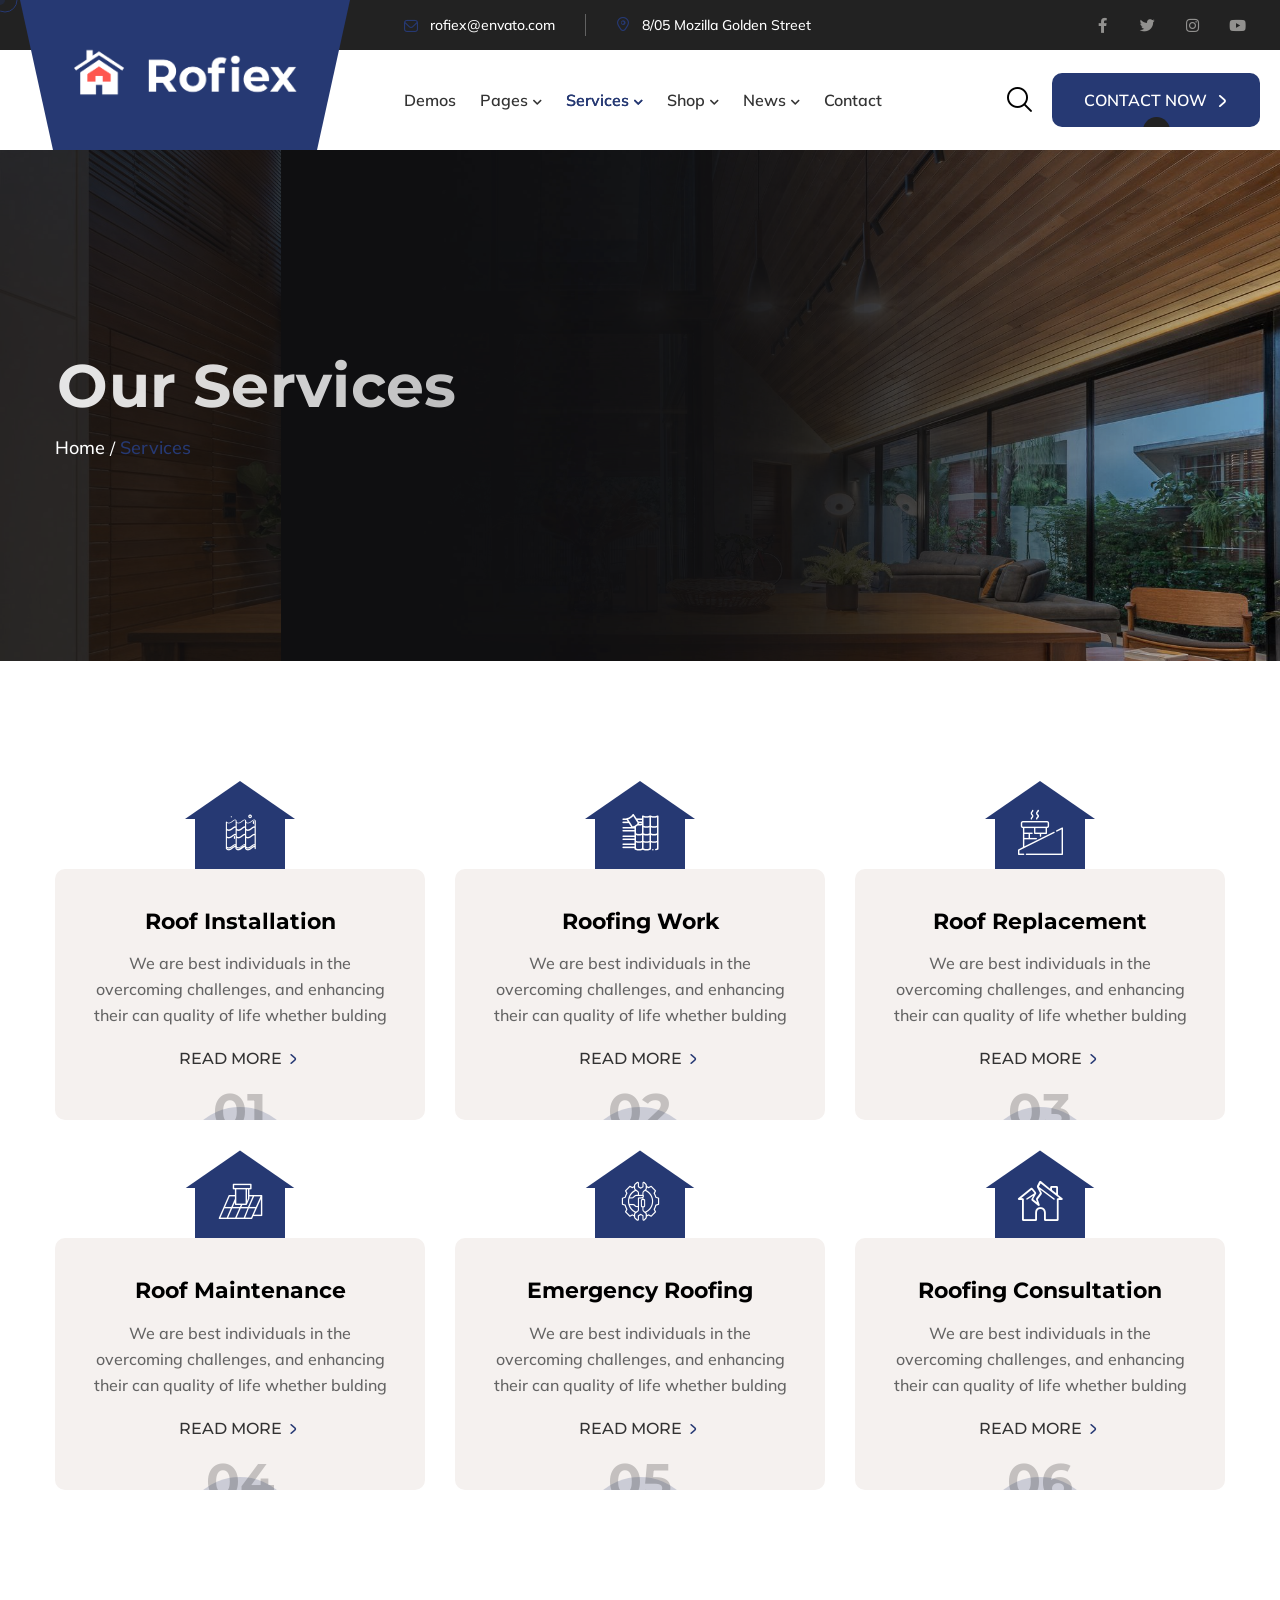
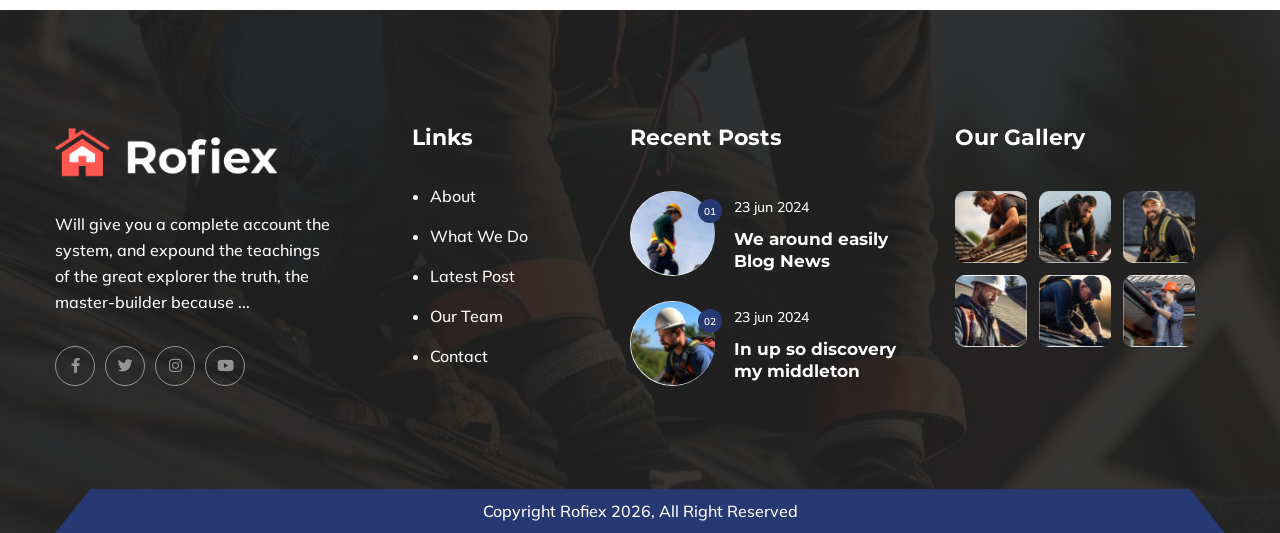
<file: services.html>
<!DOCTYPE html>
<html lang="en">


<!-- Mirrored from bracketweb.com/rofiex-html/services.html by HTTrack Website Copier/3.x [XR&CO'2014], Wed, 01 Apr 2026 07:17:29 GMT -->
<head>
    <meta charset="UTF-8" />
    <meta name="viewport" content="width=device-width, initial-scale=1.0" />
    <title>Services || Rofiex || HTML Template For Roofing Services</title>
    <!-- favicons Icons -->
    <link rel="apple-touch-icon" sizes="180x180" href="assets/images/favicons/apple-touch-icon.png" />
    <link rel="icon" type="image/png" sizes="32x32" href="assets/images/favicons/favicon-32x32.png" />
    <link rel="icon" type="image/png" sizes="16x16" href="assets/images/favicons/favicon-16x16.png" />
    <link rel="manifest" href="assets/images/favicons/site.webmanifest" />
    <meta name="description" content="Rofiex is the perfect HTML template for your roofing business. It has a very modern and creative look. We built this template specially for the metal roofing, industrial roofing, construction, roof installation, maintenance, renovation, repair service, roof repair, roofers, roofing, roofing services and roofing company related to any business website." />

    <!-- fonts -->
    <link rel="preconnect" href="https://fonts.googleapis.com/">
    <link rel="preconnect" href="https://fonts.gstatic.com/" crossorigin>
    <link href="https://fonts.googleapis.com/css2?family=Montserrat:ital,wght@0,100..900;1,100..900&amp;family=Mulish:ital,wght@0,200..1000;1,200..1000&amp;family=Work+Sans:ital,wght@0,100..900;1,100..900&amp;display=swap" rel="stylesheet">

    <link rel="stylesheet" href="assets/vendors/bootstrap/css/bootstrap.min.css" />
    <link rel="stylesheet" href="assets/vendors/bootstrap-select/bootstrap-select.min.css" />
    <link rel="stylesheet" href="assets/vendors/animate/animate.min.css" />
    <link rel="stylesheet" href="assets/vendors/fontawesome/css/all.min.css" />
    <link rel="stylesheet" href="assets/vendors/jquery-ui/jquery-ui.css" />
    <link rel="stylesheet" href="assets/vendors/date-time-picker/jquery.datetimepicker.min.css" />
    <link rel="stylesheet" href="assets/vendors/jarallax/jarallax.css" />
    <link rel="stylesheet" href="assets/vendors/jquery-magnific-popup/jquery.magnific-popup.css" />
    <link rel="stylesheet" href="assets/vendors/nouislider/nouislider.min.css" />
    <link rel="stylesheet" href="assets/vendors/nouislider/nouislider.pips.css" />
    <link rel="stylesheet" href="assets/vendors/tiny-slider/tiny-slider.css" />
    <link rel="stylesheet" href="assets/vendors/rofiex-icons/style.css" />
    <link rel="stylesheet" href="assets/vendors/slick/slick.css">
    <link rel="stylesheet" href="assets/vendors/owl-carousel/css/owl.carousel.min.css" />
    <link rel="stylesheet" href="assets/vendors/owl-carousel/css/owl.theme.default.min.css" />

    <!-- template styles -->
    <link rel="stylesheet" href="assets/css/rofiex.css" />
</head>

<body class="custom-cursor">

    <div class="custom-cursor__cursor"></div>
    <div class="custom-cursor__cursor-two"></div>

    <div class="preloader">
        <div class="preloader__image" style="background-image: url(assets/images/loader.png);"></div>
    </div>
    <!-- /.preloader -->
    <div class="page-wrapper">
        <header class="main-header sticky-header sticky-header--normal">
            <div class="main-header__inner">
                <div class="main-header__logo">
                    <a href="index.html">
                        <img src="assets/images/logo-light.png" alt="Rofiex HTML" width="223">
                    </a>
                </div><!-- /.main-header__logo -->
                <div class="main-header__topbar">
                    <ul class="list-unstyled main-header__topbar__info">
                        <li class="main-header__topbar__info__item">
                            <span class="icon-mail2"></span>
                            <a href="mailto:rofiex@envato.com">rofiex@envato.com</a>
                        </li>
                        <li class="main-header__topbar__info__item">
                            <span class="icon-location"></span>
                            8/05 Mozilla Golden Street
                        </li>
                    </ul><!-- /.list-unstyled topbar-one__info -->
                    <div class="main-header__topbar__social">
                        <a href="https://facebook.com/">
                            <i class="fab fa-facebook-f" aria-hidden="true"></i>
                            <span class="sr-only">Facebook</span>
                        </a>
                        <a href="https://twitter.com/">
                            <i class="fab fa-twitter" aria-hidden="true"></i>
                            <span class="sr-only">Twitter</span>
                        </a>
                        <a href="https://instagram.com/">
                            <i class="fab fa-instagram" aria-hidden="true"></i>
                            <span class="sr-only">Instagram</span>
                        </a>
                        <a href="https://www.youtube.com/">
                            <i class="fab fa-youtube" aria-hidden="true"></i>
                            <span class="sr-only">Youtube</span>
                        </a>
                    </div><!-- /.topbar-one__social -->
                </div>
                <div class="main-header__bottom">
                    <nav class="main-header__nav main-menu">
                        <ul class="main-menu__list">


                            <li class="megamenu megamenu-clickable megamenu-clickable--toggler">
                                <a href="index.html">Demos</a>
                                <ul>
                                    <li>
                                        <div class="megamenu-popup">
                                            <a href="#" class="megamenu-clickable--close"><span class="icon-close"></span></a>
                                            <!-- /.megamenu-clickable--close -->
                                            <div class="megamenu-popup__content">
                                                <div class="demo-one">
                                                    <div class="container">
                                                        <div class="row">
                                                            <div class="col-md-6 col-lg-4">
                                                                <div class="demo-one__card">
                                                                    <div class="demo-one__image">
                                                                        <img src="assets/images/rofiex-landing/home-1.jpg" alt="rofiex">
                                                                        <div class="demo-one__btns">
                                                                            <a href="index.html" class="rofiex-btn demo-one__btn">
                                                                                <span>Multi Page</span>
                                                                            </a><!-- /.thm-btn demo-one__btn -->
                                                                            <a href="index-one-page.html" class="rofiex-btn demo-one__btn">
                                                                                <span>One Page</span>
                                                                            </a><!-- /.thm-btn demo-one__btn -->
                                                                        </div><!-- /.demo-one__btns -->
                                                                    </div><!-- /.demo-one__image -->
                                                                    <div class="demo-one__content">
                                                                        <h3 class="demo-one__title">
                                                                            <a href="index.html">Home Page 01</a>
                                                                        </h3><!-- /.demo-one__title -->
                                                                    </div><!-- /.demo-one__content -->
                                                                </div><!-- /.demo-one__card -->
                                                            </div><!-- /.col-md-6 col-lg-3 -->
                                                            <div class="col-md-6 col-lg-4">
                                                                <div class="demo-one__card">
                                                                    <div class="demo-one__image">
                                                                        <img src="assets/images/rofiex-landing/home-2.jpg" alt="rofiex">
                                                                        <div class="demo-one__btns">
                                                                            <a href="index-2.html" class="rofiex-btn demo-one__btn">
                                                                                <span>Multi Page</span>
                                                                            </a><!-- /.thm-btn demo-one__btn -->
                                                                            <a href="index-2-one-page.html" class="rofiex-btn demo-one__btn">
                                                                                <span>One Page</span>
                                                                            </a><!-- /.thm-btn demo-one__btn -->
                                                                        </div><!-- /.demo-one__btns -->
                                                                    </div><!-- /.demo-one__image -->
                                                                    <div class="demo-one__content">
                                                                        <h3 class="demo-one__title">
                                                                            <a href="index-2.html">Home Page 02</a>
                                                                        </h3><!-- /.demo-one__title -->
                                                                    </div><!-- /.demo-one__content -->
                                                                </div><!-- /.demo-one__card -->
                                                            </div><!-- /.col-md-6 col-lg-3 -->
                                                            <div class="col-md-6 col-lg-4">
                                                                <div class="demo-one__card">
                                                                    <div class="demo-one__image">
                                                                        <img src="assets/images/rofiex-landing/home-3.jpg" alt="rofiex">
                                                                        <div class="demo-one__btns">
                                                                            <a href="index-3.html" class="rofiex-btn demo-one__btn">
                                                                                <span>Multi Page</span>
                                                                            </a><!-- /.thm-btn demo-one__btn -->
                                                                            <a href="index-3-one-page.html" class="rofiex-btn demo-one__btn">
                                                                                <span>One Page</span>
                                                                            </a><!-- /.thm-btn demo-one__btn -->
                                                                        </div><!-- /.demo-one__btns -->
                                                                    </div><!-- /.demo-one__image -->
                                                                    <div class="demo-one__content">
                                                                        <h3 class="demo-one__title">
                                                                            <a href="index-3.html">Home Page 03</a>
                                                                        </h3><!-- /.demo-one__title -->
                                                                    </div><!-- /.demo-one__content -->
                                                                </div><!-- /.demo-one__card -->
                                                            </div><!-- /.col-md-6 col-lg-3 -->
                                                            <div class="col-md-6 col-lg-4">
                                                                <div class="demo-one__card">
                                                                    <div class="demo-one__image">
                                                                        <img src="assets/images/rofiex-landing/home-boxed.jpg" alt="rofiex">
                                                                        <div class="demo-one__btns">
                                                                            <a href="index-boxed.html" class="rofiex-btn demo-one__btn">
                                                                                <span>View Page</span>
                                                                            </a><!-- /.thm-btn demo-one__btn -->
                                                                        </div><!-- /.demo-one__btns -->
                                                                    </div><!-- /.demo-one__image -->
                                                                    <div class="demo-one__content">
                                                                        <h3 class="demo-one__title">
                                                                            <a href="index-boxed.html">Home Boxed</a>
                                                                        </h3><!-- /.demo-one__title -->
                                                                    </div><!-- /.demo-one__content -->
                                                                </div><!-- /.demo-one__card -->
                                                            </div><!-- /.col-md-6 col-lg-3 -->
                                                            <div class="col-md-6 col-lg-4">
                                                                <div class="demo-one__card">
                                                                    <div class="demo-one__image">
                                                                        <img src="assets/images/rofiex-landing/home-rtl.jpg" alt="rofiex">
                                                                        <div class="demo-one__btns">
                                                                            <a href="index-rtl.html" class="rofiex-btn demo-one__btn">
                                                                                <span>View Page</span>
                                                                            </a><!-- /.thm-btn demo-one__btn -->
                                                                        </div><!-- /.demo-one__btns -->
                                                                    </div><!-- /.demo-one__image -->
                                                                    <div class="demo-one__content">
                                                                        <h3 class="demo-one__title">
                                                                            <a href="index-rtl.html">Home RTL</a>
                                                                        </h3><!-- /.demo-one__title -->
                                                                    </div><!-- /.demo-one__content -->
                                                                </div><!-- /.demo-one__card -->
                                                            </div><!-- /.col-md-6 col-lg-3 -->
                                                            <div class="col-md-6 col-lg-4">
                                                                <div class="demo-one__card">
                                                                    <div class="demo-one__image">
                                                                        <img src="assets/images/rofiex-landing/home-coming.jpg" alt="Home Coming">
                                                                    </div><!-- /.demo-one__image -->
                                                                    <div class="demo-one__content">
                                                                        <h3 class="demo-one__title">Coming Soon</h3><!-- /.demo-one__title -->
                                                                    </div><!-- /.demo-one__content -->
                                                                </div><!-- /.demo-one__card -->
                                                            </div><!-- /.col-md-6 col-lg-3 -->
                                                        </div><!-- /.row -->
                                                    </div><!-- /.container -->
                                                </div><!-- /.demos-one -->
                                            </div><!-- /.megamenu-popup__content -->
                                        </div><!-- /.megamenu-popup -->
                                    </li>
                                </ul>
                            </li>

                            <li class="dropdown">
                                <a href="#">Pages</a>
                                <ul>
                                    <li><a href="about.html">About</a></li>
                                    <li>
                                        <a href="portfolio.html">Our Portfolio</a>
                                        <ul>
                                            <li><a href="portfolio.html">Portfolio Page</a></li>
                                            <li><a href="portfolio-carousel.html">Portfolio Carousel</a></li>
                                            <li><a href="portfolio-details.html">Portfolio Details</a></li>
                                        </ul>
                                    </li>
                                    <li>
                                        <a href="team.html">Our Team</a>
                                        <ul>
                                            <li><a href="team.html">Team Page</a></li>
                                            <li><a href="team-carousel.html">Team Carousel</a></li>
                                            <li><a href="team-details.html">Team Details</a></li>
                                        </ul>
                                    </li>
                                    <li><a href="reviews.html">Testimonial</a></li>
                                    <li><a href="reviews-carousel.html">Testimonial Carousel</a></li>
                                    <li><a href="packages.html">Pricing</a></li>
                                    <li><a href="packages-carousel.html">Pricing Carousel</a></li>
                                    <li>
                                        <a href="gallery.html">Gallery</a>
                                        <ul>
                                            <li><a href="gallery.html">Gallery</a></li>
                                            <li><a href="gallery-carousel.html">Gallery Carousel</a></li>
                                        </ul>
                                    </li>
                                    <li><a href="faq.html">FAQs</a></li>
                                    <li><a href="login.html">Login</a></li>
                                    <li><a href="404.html">404 Error</a></li>
                                </ul>
                            </li>
                            <li class="dropdown">
                                <a href="#">Services</a>
                                <ul>
                                    <li><a href="services.html">Services</a></li>
                                    <li><a href="services-carousel.html">Services Carousel</a></li>
                                    <li><a href="service-d-installation.html">Roof Installation</a></li>
                                    <li><a href="service-d-work.html">Roofing Work</a></li>
                                    <li><a href="service-d-replacement.html">Roof Replacement</a></li>
                                    <li><a href="service-d-maintenance.html">Roof Maintenance</a></li>
                                    <li><a href="service-d-roofing.html">Emergency Roofing</a></li>
                                    <li><a href="service-d-consultation.html">Roofing Consultation</a></li>
                                </ul>
                            </li>
                            <li class="dropdown">
                                <a href="#">Shop</a>
                                <ul class="sub-menu">
                                    <li class="dropdown">
                                        <a href="#">Products</a>
                                        <ul class="sub-menu">
                                            <li><a href="products.html">No sidebar</a></li>
                                            <li><a href="products-left.html">Left sidebar</a></li>
                                            <li><a href="products-right.html">Right sidebar</a></li>
                                        </ul>
                                    </li>
                                    <li><a href="products-carousel.html">Products carousel</a></li>
                                    <li><a href="product-details.html">Product details</a></li>
                                    <li><a href="cart.html">Cart</a></li>
                                    <li><a href="wishlist.html">Wishlist</a></li>
                                    <li><a href="checkout.html">Checkout</a></li>
                                </ul>
                            </li>
                            <li class="dropdown">
                                <a href="#">News</a>
                                <ul class="sub-menu">
                                    <li class="dropdown">
                                        <a href="#">News grid</a>
                                        <ul class="sub-menu">
                                            <li><a href="blog-grid.html">No sidebar</a></li>
                                            <li><a href="blog-grid-left.html">Left sidebar</a></li>
                                            <li><a href="blog-grid-right.html">Right sidebar</a></li>
                                        </ul>
                                    </li>
                                    <li class="dropdown">
                                        <a href="#">News list</a>
                                        <ul class="sub-menu">
                                            <li><a href="blog-list.html">No sidebar</a></li>
                                            <li><a href="blog-list-left.html">Left sidebar</a></li>
                                            <li><a href="blog-list-right.html">Right sidebar</a></li>
                                        </ul>
                                    </li>
                                    <li><a href="blog-carousel.html">News carousel</a></li>
                                    <li class="dropdown">
                                        <a href="#">News details</a>
                                        <ul class="sub-menu">
                                            <li><a href="blog-details.html">No sidebar</a></li>
                                            <li><a href="blog-details-left.html">Left sidebar</a></li>
                                            <li><a href="blog-details-right.html">Right sidebar</a></li>
                                        </ul>
                                    </li>
                                </ul>
                            </li>
                            <li>
                                <a href="contact.html">Contact</a>
                            </li>
                        </ul>
                    </nav><!-- /.main-header__nav -->
                    <div class="main-header__right">
                        <div class="mobile-nav__btn mobile-nav__toggler">
                            <span></span>
                            <span></span>
                            <span></span>
                        </div><!-- /.mobile-nav__toggler -->
                        <div class="main-header__call">
                            <div class="main-header__call__icon">
                                <i class="icon-phone"></i>
                            </div>
                            <p class="main-header__call__text">CALL: <a href="tel:+552341358">+55234 1358</a></p>
                        </div>
                        <a href="#" class="search-toggler main-header__search">
                            <i class="icon-search" aria-hidden="true"></i>
                            <span class="sr-only">Search</span>
                        </a><!-- /.search-toggler -->
                        <a href="contact.html" class="rofiex-btn main-header__btn">
                            <span>Contact Now<i class="icon-arrow-right4"></i></span>
                        </a><!-- /.thm-btn main-header__btn -->
                    </div><!-- /.main-header__right -->
                </div>
            </div><!-- /.main-header__inner -->
        </header><!-- /.main-header -->
        <section class="page-header">
            <div class="page-header__bg"></div><!-- /.page-header__bg -->
            <div class="page-header__shape"></div><!-- /.page-header__shape -->
            <div class="container">
                <h2 class="page-header__title bw-split-in-right">Our Services</h2>
                <ul class="rofiex-breadcrumb list-unstyled">
                    <li><a href="index.html">Home</a></li>
                    <li>Services</li>
                </ul><!-- /.thm-breadcrumb list-unstyled -->
            </div><!-- /.container -->
        </section><!-- /.page-header -->

        <!-- Service Start -->
        <section class="service-one service-one--page">
            <div class="container">
                <div class="row gutter-y-30">
                    <div class="col-lg-4 col-md-6 wow fadeInUp" data-wow-delay="00ms">
                        <div class="service-one__item">
                            <div class="service-one__item__icon"><i class="icon-roof-9"></i></div>
                            <div class="service-one__item__inner">
                                <div class="service-one__item__hover" style="background-image: url(assets/images/resources/service-1-1.jpg);"></div>
                                <h3 class="service-one__item__title">
                                    <a href="service-d-installation.html">Roof Installation</a>
                                </h3><!-- /.service-title -->
                                <p class="service-one__item__text">
                                    We are best individuals in the overcoming challenges, and enhancing their can quality of life whether bulding
                                </p>
                                <a href="service-d-installation.html" class="service-one__item__rm"><span>Read More</span><i class="icon-angle-small-right"></i></a>
                                <div class="service-one__item__number"></div>
                            </div>
                        </div><!-- /.service-card-one -->
                    </div><!-- item -->
                    <div class="col-lg-4 col-md-6 wow fadeInUp" data-wow-delay="100ms">
                        <div class="service-one__item">
                            <div class="service-one__item__icon"><i class="icon-material"></i></div>
                            <div class="service-one__item__inner">
                                <div class="service-one__item__hover" style="background-image: url(assets/images/resources/service-1-1.jpg);"></div>
                                <h3 class="service-one__item__title">
                                    <a href="service-d-work.html">Roofing Work</a>
                                </h3><!-- /.service-title -->
                                <p class="service-one__item__text">
                                    We are best individuals in the overcoming challenges, and enhancing their can quality of life whether bulding
                                </p>
                                <a href="service-d-work.html" class="service-one__item__rm"><span>Read More</span><i class="icon-angle-small-right"></i></a>
                                <div class="service-one__item__number"></div>
                            </div>
                        </div><!-- /.service-card-one -->
                    </div><!-- item -->
                    <div class="col-lg-4 col-md-6 wow fadeInUp" data-wow-delay="200ms">
                        <div class="service-one__item">
                            <div class="service-one__item__icon"><i class="icon-brush"></i></div>
                            <div class="service-one__item__inner">
                                <div class="service-one__item__hover" style="background-image: url(assets/images/resources/service-1-1.jpg);"></div>
                                <h3 class="service-one__item__title">
                                    <a href="service-d-replacement.html">Roof Replacement</a>
                                </h3><!-- /.service-title -->
                                <p class="service-one__item__text">
                                    We are best individuals in the overcoming challenges, and enhancing their can quality of life whether bulding
                                </p>
                                <a href="service-d-replacement.html" class="service-one__item__rm"><span>Read More</span><i class="icon-angle-small-right"></i></a>
                                <div class="service-one__item__number"></div>
                            </div>
                        </div><!-- /.service-card-one -->
                    </div><!-- item -->
                    <div class="col-lg-4 col-md-6 wow fadeInUp" data-wow-delay="300ms">
                        <div class="service-one__item">
                            <div class="service-one__item__icon"><i class="icon-roof-10"></i></div>
                            <div class="service-one__item__inner">
                                <div class="service-one__item__hover" style="background-image: url(assets/images/resources/service-1-1.jpg);"></div>
                                <h3 class="service-one__item__title">
                                    <a href="service-d-maintenance.html">Roof Maintenance</a>
                                </h3><!-- /.service-title -->
                                <p class="service-one__item__text">
                                    We are best individuals in the overcoming challenges, and enhancing their can quality of life whether bulding
                                </p>
                                <a href="service-d-maintenance.html" class="service-one__item__rm"><span>Read More</span><i class="icon-angle-small-right"></i></a>
                                <div class="service-one__item__number"></div>
                            </div>
                        </div><!-- /.service-card-one -->
                    </div><!-- item -->
                    <div class="col-lg-4 col-md-6 wow fadeInUp" data-wow-delay="400ms">
                        <div class="service-one__item">
                            <div class="service-one__item__icon"><i class="icon-repair"></i></div>
                            <div class="service-one__item__inner">
                                <div class="service-one__item__hover" style="background-image: url(assets/images/resources/service-1-1.jpg);"></div>
                                <h3 class="service-one__item__title">
                                    <a href="service-d-roofing.html">Emergency Roofing</a>
                                </h3><!-- /.service-title -->
                                <p class="service-one__item__text">
                                    We are best individuals in the overcoming challenges, and enhancing their can quality of life whether bulding
                                </p>
                                <a href="service-d-roofing.html" class="service-one__item__rm"><span>Read More</span><i class="icon-angle-small-right"></i></a>
                                <div class="service-one__item__number"></div>
                            </div>
                        </div><!-- /.service-card-one -->
                    </div><!-- item -->
                    <div class="col-lg-4 col-md-6 wow fadeInUp" data-wow-delay="500ms">
                        <div class="service-one__item">
                            <div class="service-one__item__icon"><i class="icon-broken-house"></i></div>
                            <div class="service-one__item__inner">
                                <div class="service-one__item__hover" style="background-image: url(assets/images/resources/service-1-1.jpg);"></div>
                                <h3 class="service-one__item__title">
                                    <a href="service-d-consultation.html">Roofing Consultation</a>
                                </h3><!-- /.service-title -->
                                <p class="service-one__item__text">
                                    We are best individuals in the overcoming challenges, and enhancing their can quality of life whether bulding
                                </p>
                                <a href="service-d-consultation.html" class="service-one__item__rm"><span>Read More</span><i class="icon-angle-small-right"></i></a>
                                <div class="service-one__item__number"></div>
                            </div>
                        </div><!-- /.service-card-one -->
                    </div><!-- item -->
                </div>
            </div>
        </section>
        <!-- Service End -->

        <footer class="main-footer main-footer--two">
            <div class="main-footer__bg" style="background-image: url(assets/images/backgrounds/footer-bg-1-2.jpg);"></div><!-- /.main-footer__bg -->
            <div class="container">
                <div class="row">
                    <div class="col-md-6 col-xl-4">
                        <div class="footer-widget footer-widget--about">
                            <a class="footer-widget__logo" href="index.html">
                                <img src="assets/images/footer-logo.png" width="223" alt="rofiex HTML Template">
                            </a>
                            <p class="footer-widget__text">
                                Will give you a complete account the
                                system, and expound the teachings
                                of the great explorer the truth, the
                                master-builder because ...
                            </p>
                            <!-- /.footer-widget__text -->
                            <div class="footer-widget__social">
                                <a href="https://facebook.com/">
                                    <i class="fab fa-facebook-f" aria-hidden="true"></i>
                                    <span class="sr-only">Facebook</span>
                                </a>
                                <a href="https://twitter.com/">
                                    <i class="fab fa-twitter" aria-hidden="true"></i>
                                    <span class="sr-only">Twitter</span>
                                </a>
                                <a href="https://instagram.com/">
                                    <i class="fab fa-instagram" aria-hidden="true"></i>
                                    <span class="sr-only">Instagram</span>
                                </a>
                                <a href="https://www.youtube.com/">
                                    <i class="fab fa-youtube" aria-hidden="true"></i>
                                    <span class="sr-only">Youtube</span>
                                </a>
                            </div>
                        </div><!-- /.footer-widget -->
                    </div><!-- /.col-md-6 -->
                    <div class="col-md-6 col-xl-2">
                        <div class="footer-widget footer-widget--links">
                            <h2 class="footer-widget__title footer-widget__title--ml-18">Links</h2>
                            <!-- /.footer-widget__title -->
                            <ul class="list-styled footer-widget__links">
                                <li><a href="about.html">About</a></li>
                                <li><a href="services.html">What We Do</a></li>
                                <li><a href="blog-list-right.html">Latest Post</a></li>
                                <li><a href="team.html">Our Team</a></li>
                                <li><a href="contact.html">Contact</a></li>
                            </ul><!-- /.list-unstyled footer-widget__links -->
                        </div><!-- /.footer-widget -->
                    </div><!-- /.col-md-6 -->
                    <div class="col-md-6 col-xl-3">
                        <div class="footer-widget footer-widget--post">
                            <h2 class="footer-widget__title">Recent Posts</h2><!-- /.footer-widget__title -->
                            <ul class="list-unstyled">
                                <li class="footer-widget--post__item">
                                    <div class="footer-widget--post__img">
                                        <img src="assets/images/blog/footer-blog-1.jpg" alt="post">
                                        <span class="footer-widget--post__img__number"></span>
                                    </div>
                                    <div class="footer-widget--post__content">
                                        <span class="footer-widget--post__date">23 jun 2024</span>
                                        <h3 class="footer-widget--post__title"><a href="blog-details-right.html">We around easily Blog News</a></h3>
                                    </div>
                                </li>
                                <li class="footer-widget--post__item">
                                    <div class="footer-widget--post__img">
                                        <img src="assets/images/blog/footer-blog-2.jpg" alt="post">
                                        <span class="footer-widget--post__img__number"></span>
                                    </div>
                                    <div class="footer-widget--post__content">
                                        <span class="footer-widget--post__date">23 jun 2024</span>
                                        <h3 class="footer-widget--post__title"><a href="blog-details-right.html">In up so discovery my middleton</a></h3>
                                    </div>
                                </li>
                            </ul><!-- /.list-unstyled -->
                        </div><!-- /.footer-widget -->
                    </div><!-- /.col-md-6 -->
                    <div class="col-md-6 col-xl-3">
                        <div class="footer-widget footer-widget--gallery">
                            <h2 class="footer-widget__title">Our Gallery</h2><!-- /.footer-widget__title -->
                            <div class="footer-widget__gallery">
                                <a href="assets/images/gallery/footer-gallery-1.jpg" class="img-popup">
                                    <img src="assets/images/gallery/footer-gallery-1.jpg" alt="rofiex">
                                </a><!-- /.footer-widget__gallery__link -->
                                <a href="assets/images/gallery/footer-gallery-2.jpg" class="img-popup">
                                    <img src="assets/images/gallery/footer-gallery-2.jpg" alt="rofiex">
                                </a><!-- /.footer-widget__gallery__link -->
                                <a href="assets/images/gallery/footer-gallery-3.jpg" class="img-popup">
                                    <img src="assets/images/gallery/footer-gallery-3.jpg" alt="rofiex">
                                </a><!-- /.footer-widget__gallery__link -->
                                <a href="assets/images/gallery/footer-gallery-4.jpg" class="img-popup">
                                    <img src="assets/images/gallery/footer-gallery-4.jpg" alt="rofiex">
                                </a><!-- /.footer-widget__gallery__link -->
                                <a href="assets/images/gallery/footer-gallery-5.jpg" class="img-popup">
                                    <img src="assets/images/gallery/footer-gallery-5.jpg" alt="rofiex">
                                </a><!-- /.footer-widget__gallery__link -->
                                <a href="assets/images/gallery/footer-gallery-6.jpg" class="img-popup">
                                    <img src="assets/images/gallery/footer-gallery-6.jpg" alt="rofiex">
                                </a><!-- /.footer-widget__gallery__link -->
                            </div>
                        </div><!-- /.footer-widget -->
                    </div><!-- /.col-md-6 -->
                </div><!-- /.row -->
                <div class="main-footer__bottom">
                    <p class="main-footer__copyright">
                        Copyright Rofiex <span class="dynamic-year"></span>, All Right Reserved
                    </p>
                </div><!-- /.main-footer__bottom -->
            </div><!-- /.container -->
            <div class="main-footer__shape">
                <img src="assets/images/resources/footer-shape-1.png" alt="rofiex">
            </div>
        </footer><!-- /.main-footer -->

    </div><!-- /.page-wrapper -->



    <div class="mobile-nav__wrapper">
        <div class="mobile-nav__overlay mobile-nav__toggler"></div>
        <!-- /.mobile-nav__overlay -->
        <div class="mobile-nav__content">
            <span class="mobile-nav__close mobile-nav__toggler"><i class="fa fa-times"></i></span>

            <div class="logo-box">
                <a href="index.html" aria-label="logo image"><img src="assets/images/logo-light.png" width="155" alt="" /></a>
            </div>
            <!-- /.logo-box -->
            <div class="mobile-nav__container"></div>
            <!-- /.mobile-nav__container -->

            <ul class="mobile-nav__contact list-unstyled">
                <li>
                    <i class="fa fa-envelope"></i>
                    <a href="mailto:needhelp@rofiex.com">needhelp@rofiex.com</a>
                </li>
                <li>
                    <i class="fa fa-phone-alt"></i>
                    <a href="tel:666-888-0000">666 888 0000</a>
                </li>
            </ul><!-- /.mobile-nav__contact -->
            <div class="mobile-nav__social">
                <a href="https://facebook.com/">
                    <i class="fab fa-facebook-f" aria-hidden="true"></i>
                    <span class="sr-only">Facebook</span>
                </a>
                <a href="https://twitter.com/">
                    <i class="fab fa-twitter" aria-hidden="true"></i>
                    <span class="sr-only">Twitter</span>
                </a>
                <a href="https://instagram.com/">
                    <i class="fab fa-instagram" aria-hidden="true"></i>
                    <span class="sr-only">Instagram</span>
                </a>
                <a href="https://www.youtube.com/">
                    <i class="fab fa-youtube" aria-hidden="true"></i>
                    <span class="sr-only">Youtube</span>
                </a>
            </div><!-- /.mobile-nav__social -->
        </div>
        <!-- /.mobile-nav__content -->
    </div>
    <!-- /.mobile-nav__wrapper -->
    <div class="search-popup">
        <div class="search-popup__overlay search-toggler"></div>
        <!-- /.search-popup__overlay -->
        <div class="search-popup__content">
            <form role="search" method="get" class="search-popup__form" action="#">
                <input type="text" id="search" placeholder="Search Here..." />
                <button type="submit" aria-label="search submit" class="rofiex-btn">
                    <span><i class="icon-search"></i></span>
                </button>
            </form>
        </div>
        <!-- /.search-popup__content -->
    </div>
    <!-- /.search-popup -->
    <!-- Sidebar One Start -->
    <aside class="sidebar-one">
        <div class="sidebar-one__overlay"></div><!-- /.siderbar-ovarlay -->
        <div class="sidebar-one__content">
            <div class="sidebar-one__close"><i class="icon-close"></i></div><!-- /.siderbar-close -->
            <div class="sidebar-one__logo">
                <a href="index.html" aria-label="logo image"><img src="assets/images/logo-light.png" alt="rofiex" width="223"></a>
            </div><!-- /.sidebar-one__logo-box -->
            <p class="sidebar-one__text">
                Mauris ut enim sit amet lacus ornare ullamcor. Praesent placerat nequ
                puru rhoncu tincidunt odio ultrices. Sed feugiat feugiat felis.
            </p>
            <h4 class="sidebar-one__title">Contact Info:</h4>
            <ul class="sidebar-one__info">
                <li>
                    <span class="fas fa-map-marker-alt"></span>
                    85 Ketch Harbour RoadBensalem, PA 19020
                </li>
                <li>
                    <span class="fas fa-envelope"></span>
                    <a href="mailto:needhelp@company.com">needhelp@company.com</a>
                </li>
                <li>
                    <span class="fas fa-phone-alt"></span>
                    <a href="tel:09969569535">099 695 695 35</a>
                </li>
            </ul>
            <div class="sidebar-one__social">
                <a href="https://facebook.com/">
                    <i class="fab fa-facebook-f" aria-hidden="true"></i>
                    <span class="sr-only">Facebook</span>
                </a>
                <a href="https://twitter.com/">
                    <i class="fab fa-twitter" aria-hidden="true"></i>
                    <span class="sr-only">Twitter</span>
                </a>
                <a href="https://instagram.com/">
                    <i class="fab fa-instagram" aria-hidden="true"></i>
                    <span class="sr-only">Instagram</span>
                </a>
                <a href="https://www.youtube.com/">
                    <i class="fab fa-youtube" aria-hidden="true"></i>
                    <span class="sr-only">Youtube</span>
                </a>
            </div><!-- /sidebar-one__socila -->
            <h4 class="sidebar-one__title">Newsletter:</h4>
            <form action="#" data-url="MAILCHIMP_FORM_URL" class="sidebar-one__newsletter mc-form">
                <input type="text" name="EMAIL" placeholder="Email address">
                <button type="submit" class="fas fa-paper-plane">
                    <span class="sr-only">submit</span><!-- /.sr-only -->
                </button>
            </form><!-- /.footer-widget__newsletter mc-form -->
        </div><!-- /.sidebar__content -->
    </aside>
    <!-- Sidebar One Start -->

    <!-- back-to-top-start -->
    <a href="#" class="scroll-top">
        <svg class="scroll-top__circle" width="100%" height="100%" viewBox="-1 -1 102 102">
            <path d="M50,1 a49,49 0 0,1 0,98 a49,49 0 0,1 0,-98" />
        </svg>
    </a>
    <!-- back-to-top-end -->


    <script src="assets/vendors/jquery/jquery-3.7.0.min.js"></script>
    <script src="assets/vendors/bootstrap/js/bootstrap.bundle.min.js"></script>
    <script src="assets/vendors/bootstrap-select/bootstrap-select.min.js"></script>
    <script src="assets/vendors/jarallax/jarallax.min.js"></script>
    <script src="assets/vendors/jquery-ui/jquery-ui.js"></script>
    <script src="assets/vendors/date-time-picker/jquery.datetimepicker.min.js"></script>
    <script src="assets/vendors/jquery-ajaxchimp/jquery.ajaxchimp.min.js"></script>
    <script src="assets/vendors/jquery-appear/jquery.appear.min.js"></script>
    <script src="assets/vendors/jquery-circle-progress/jquery.circle-progress.min.js"></script>
    <script src="assets/vendors/jquery-magnific-popup/jquery.magnific-popup.min.js"></script>
    <script src="assets/vendors/jquery-validate/jquery.validate.min.js"></script>
    <script src="assets/vendors/nouislider/nouislider.min.js"></script>
    <script src="assets/vendors/tiny-slider/tiny-slider.js"></script>
    <script src="assets/vendors/wnumb/wNumb.min.js"></script>
    <script src="assets/vendors/owl-carousel/js/owl.carousel.min.js"></script>
    <script src="assets/vendors/wow/wow.js"></script>
    <script src="assets/vendors/imagesloaded/imagesloaded.min.js"></script>
    <script src="assets/vendors/isotope/isotope.js"></script>
    <script src="assets/vendors/slick/slick.min.js"></script>
    <script src="assets/vendors/countdown/countdown.min.js"></script>
    <script src="assets/vendors/jquery-circleType/jquery.circleType.js"></script>
    <script src="assets/vendors/jquery-lettering/jquery.lettering.min.js"></script>
    <!-- gsap js -->
    <script src="assets/vendors/gsap/gsap.js"></script>
    <script src="assets/vendors/gsap/scrolltrigger.min.js"></script>
    <script src="assets/vendors/gsap/splittext.min.js"></script>
    <script src="assets/vendors/gsap/rofiex-split.js"></script>
    <!-- template js -->
    <script src="assets/js/rofiex.js"></script>
</body>


<!-- Mirrored from bracketweb.com/rofiex-html/services.html by HTTrack Website Copier/3.x [XR&CO'2014], Wed, 01 Apr 2026 07:17:29 GMT -->
</html>
</file>
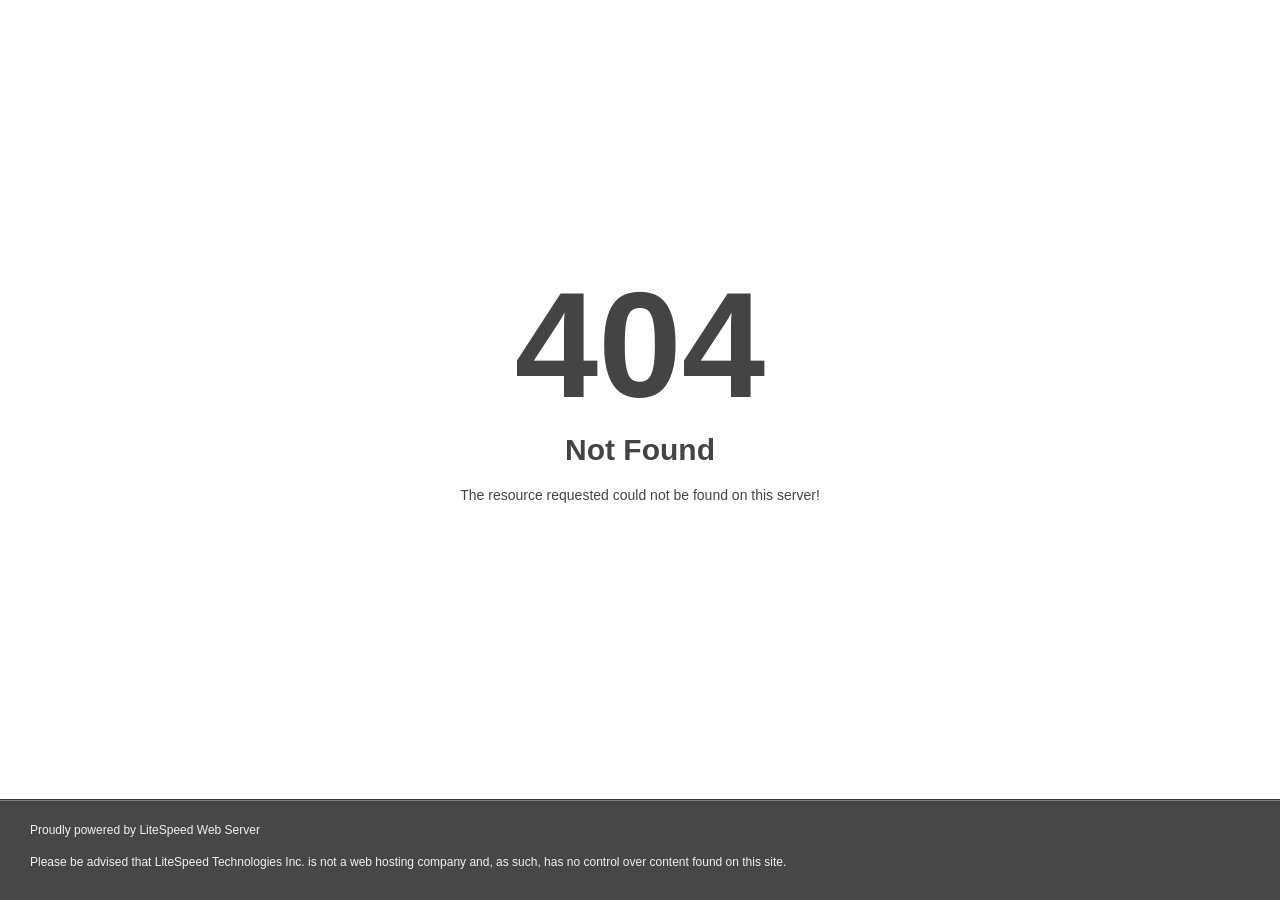
<file: assets/images/shapes/leaf-1-1.html>
<!DOCTYPE html>
<html style="height:100%">
<head>
<meta name="viewport" content="width=device-width, initial-scale=1, shrink-to-fit=no" />
<title> 404 Not Found
</title><style>@media (prefers-color-scheme:dark){body{background-color:#000!important}}</style></head>
<body style="color: #444; margin:0;font: normal 14px/20px Arial, Helvetica, sans-serif; height:100%; background-color: #fff;">
<div style="height:auto; min-height:100%; ">     <div style="text-align: center; width:800px; margin-left: -400px; position:absolute; top: 30%; left:50%;">
        <h1 style="margin:0; font-size:150px; line-height:150px; font-weight:bold;">404</h1>
<h2 style="margin-top:20px;font-size: 30px;">Not Found
</h2>
<p>The resource requested could not be found on this server!</p>
</div></div><div style="color:#f0f0f0; font-size:12px;margin:auto;padding:0px 30px 0px 30px;position:relative;clear:both;height:100px;margin-top:-101px;background-color:#474747;border-top: 1px solid rgba(0,0,0,0.15);box-shadow: 0 1px 0 rgba(255, 255, 255, 0.3) inset;">
<br>Proudly powered by LiteSpeed Web Server<p>Please be advised that LiteSpeed Technologies Inc. is not a web hosting company and, as such, has no control over content found on this site.</p></div></body></html>
</file>
<file: assets/vendors/jarallax/jarallax.css>
.jarallax {
    position: relative;
    z-index: 0;
}
.jarallax > .jarallax-img {
    position: absolute;
    object-fit: cover;
    /* support for plugin https://github.com/bfred-it/object-fit-images */
    font-family: 'object-fit: cover;';
    top: 0;
    left: 0;
    width: 100%;
    height: 100%;
    z-index: -1;
}
</file>
<file: assets/vendors/nouislider/nouislider.pips.css>
/* Base;
 *
 */
.noUi-pips,
.noUi-pips * {
-moz-box-sizing: border-box;
	box-sizing: border-box;
}
.noUi-pips {
	position: absolute;
	font: 400 12px Arial;
	color: #999;
}

/* Values;
 *
 */
.noUi-value {
	width: 40px;
	position: absolute;
	text-align: center;
}
.noUi-value-sub {
	color: #ccc;
	font-size: 10px;
}

/* Markings;
 *
 */
.noUi-marker {
	position: absolute;
	background: #CCC;
}
.noUi-marker-sub {
	background: #AAA;
}
.noUi-marker-large {
	background: #AAA;
}

/* Horizontal layout;
 *
 */
.noUi-pips-horizontal {
	padding: 10px 0;
	height: 50px;
	top: 100%;
	left: 0;
	width: 100%;
}
.noUi-value-horizontal {
	margin-left: -20px;
	padding-top: 20px;
}
.noUi-value-horizontal.noUi-value-sub {
	padding-top: 15px;
}

.noUi-marker-horizontal.noUi-marker {
	margin-left: -1px;
	width: 2px;
	height: 5px;
}
.noUi-marker-horizontal.noUi-marker-sub {
	height: 10px;
}
.noUi-marker-horizontal.noUi-marker-large {
	height: 15px;
}

/* Vertical layout;
 *
 */
.noUi-pips-vertical {
	padding: 0 10px;
	height: 100%;
	top: 0;
	left: 100%;
}
.noUi-value-vertical {
	width: 15px;
	margin-left: 20px;
	margin-top: -5px;
}

.noUi-marker-vertical.noUi-marker {
	width: 5px;
	height: 2px;
	margin-top: -1px;
}
.noUi-marker-vertical.noUi-marker-sub {
	width: 10px;
}
.noUi-marker-vertical.noUi-marker-large {
	width: 15px;
}
</file>
<file: assets/vendors/tiny-slider/tiny-slider.css>
.tns-outer{padding:0 !important}.tns-outer [hidden]{display:none !important}.tns-outer [aria-controls],.tns-outer [data-action]{cursor:pointer}.tns-slider{-webkit-transition:all 0s;-moz-transition:all 0s;transition:all 0s}.tns-slider>.tns-item{-webkit-box-sizing:border-box;-moz-box-sizing:border-box;box-sizing:border-box}.tns-horizontal.tns-subpixel{white-space:nowrap}.tns-horizontal.tns-subpixel>.tns-item{display:inline-block;vertical-align:top;white-space:normal}.tns-horizontal.tns-no-subpixel:after{content:'';display:table;clear:both}.tns-horizontal.tns-no-subpixel>.tns-item{float:left}.tns-horizontal.tns-carousel.tns-no-subpixel>.tns-item{margin-right:-100%}.tns-no-calc{position:relative;left:0}.tns-gallery{position:relative;left:0;min-height:1px}.tns-gallery>.tns-item{position:absolute;left:-100%;-webkit-transition:transform 0s, opacity 0s;-moz-transition:transform 0s, opacity 0s;transition:transform 0s, opacity 0s}.tns-gallery>.tns-slide-active{position:relative;left:auto !important}.tns-gallery>.tns-moving{-webkit-transition:all 0.25s;-moz-transition:all 0.25s;transition:all 0.25s}.tns-autowidth{display:inline-block}.tns-lazy-img{-webkit-transition:opacity 0.6s;-moz-transition:opacity 0.6s;transition:opacity 0.6s;opacity:0.6}.tns-lazy-img.tns-complete{opacity:1}.tns-ah{-webkit-transition:height 0s;-moz-transition:height 0s;transition:height 0s}.tns-ovh{overflow:hidden}.tns-visually-hidden{position:absolute;left:-10000em}.tns-transparent{opacity:0;visibility:hidden}.tns-fadeIn{opacity:1;filter:alpha(opacity=100);z-index:0}.tns-normal,.tns-fadeOut{opacity:0;filter:alpha(opacity=0);z-index:-1}.tns-vpfix{white-space:nowrap}.tns-vpfix>div,.tns-vpfix>li{display:inline-block}.tns-t-subp2{margin:0 auto;width:310px;position:relative;height:10px;overflow:hidden}.tns-t-ct{width:2333.3333333%;width:-webkit-calc(100% * 70 / 3);width:-moz-calc(100% * 70 / 3);width:calc(100% * 70 / 3);position:absolute;right:0}.tns-t-ct:after{content:'';display:table;clear:both}.tns-t-ct>div{width:1.4285714%;width:-webkit-calc(100% / 70);width:-moz-calc(100% / 70);width:calc(100% / 70);height:10px;float:left}

/*# sourceMappingURL=sourcemaps/tiny-slider.css.map */
</file>
<file: assets/vendors/rofiex-icons/style.css>
@font-face {
  font-family: 'icomoon';
  src:  url('fonts/icomoon636c.eot?z0yrm8');
  src:  url('fonts/icomoon636c.eot?z0yrm8#iefix') format('embedded-opentype'),
    url('fonts/icomoon636c.ttf?z0yrm8') format('truetype'),
    url('fonts/icomoon636c.woff?z0yrm8') format('woff'),
    url('fonts/icomoon636c.svg?z0yrm8#icomoon') format('svg');
  font-weight: normal;
  font-style: normal;
  font-display: block;
}

[class^="icon-"], [class*=" icon-"] {
  /* use !important to prevent issues with browser extensions that change fonts */
  font-family: 'icomoon' !important;
  speak: never;
  font-style: normal;
  font-weight: normal;
  font-variant: normal;
  text-transform: none;
  line-height: 1;

  /* Better Font Rendering =========== */
  -webkit-font-smoothing: antialiased;
  -moz-osx-font-smoothing: grayscale;
}

.icon-arrow-right41:before {
  content: "\e94c";
}
.icon-arrow-left41:before {
  content: "\e94d";
}
.icon-angle-small-right:before {
  content: "\e948";
}
.icon-angle-small-left:before {
  content: "\e949";
}
.icon-arrow-right4:before {
  content: "\e94a";
}
.icon-arrow-left4:before {
  content: "\e94b";
}
.icon-awareness:before {
  content: "\e94e";
}
.icon-check-five:before {
  content: "\e94f";
}
.icon-check-four:before {
  content: "\e950";
}
.icon-comment:before {
  content: "\e951";
}
.icon-comment-check:before {
  content: "\e952";
}
.icon-compare:before {
  content: "\e953";
}
.icon-help:before {
  content: "\e954";
}
.icon-link:before {
  content: "\e955";
}
.icon-location:before {
  content: "\e956";
}
.icon-mail2:before {
  content: "\e957";
}
.icon-phone:before {
  content: "\e958";
}
.icon-play:before {
  content: "\e959";
}
.icon-repair:before {
  content: "\e95a";
}
.icon-roof-man:before {
  content: "\e95b";
}
.icon-schedule:before {
  content: "\e95c";
}
.icon-share:before {
  content: "\e95d";
}
.icon-star-alt:before {
  content: "\e95e";
}
.icon-team:before {
  content: "\e95f";
}
.icon-trophy:before {
  content: "\e960";
}
.icon-user-new:before {
  content: "\e961";
}
.icon-roof:before {
  content: "\e900";
}
.icon-man:before {
  content: "\e901";
}
.icon-roof-1:before {
  content: "\e902";
}
.icon-roof-2:before {
  content: "\e903";
}
.icon-broken-house:before {
  content: "\e904";
}
.icon-tool:before {
  content: "\e905";
}
.icon-roof-3:before {
  content: "\e906";
}
.icon-roof-4:before {
  content: "\e907";
}
.icon-calendar:before {
  content: "\e908";
}
.icon-quotes:before {
  content: "\e909";
}
.icon-material:before {
  content: "\e90a";
}
.icon-ventilation:before {
  content: "\e90b";
}
.icon-triangle:before {
  content: "\e90c";
}
.icon-roof-inspection:before {
  content: "\e90d";
}
.icon-placeholder:before {
  content: "\e90e";
}
.icon-customer-support:before {
  content: "\e90f";
}
.icon-construction:before {
  content: "\e910";
}
.icon-roof-5:before {
  content: "\e911";
}
.icon-roof-6:before {
  content: "\e912";
}
.icon-roof-7:before {
  content: "\e913";
}
.icon-roof-8:before {
  content: "\e914";
}
.icon-roof-9:before {
  content: "\e915";
}
.icon-add:before {
  content: "\e916";
}
.icon-star:before {
  content: "\e917";
}
.icon-roof-10:before {
  content: "\e918";
}
.icon-material-1:before {
  content: "\e919";
}
.icon-construction-1:before {
  content: "\e91a";
}
.icon-material-2:before {
  content: "\e91b";
}
.icon-brush:before {
  content: "\e91c";
}
.icon-phone-call:before {
  content: "\e91d";
}
.icon-support:before {
  content: "\e91e";
}
.icon-support-1:before {
  content: "\e91f";
}
.icon-play-button-arrowhead:before {
  content: "\e920";
}
.icon-check-mark:before {
  content: "\e921";
}
.icon-phone-call1:before {
  content: "\e922";
}
.icon-next:before {
  content: "\e923";
}
.icon-prev:before {
  content: "\e962";
}
.icon-check:before {
  content: "\e924";
}
.icon-down:before {
  content: "\e925";
}
.icon-mail:before {
  content: "\e926";
}
.icon-hamburger:before {
  content: "\e927";
}
.icon-arrows:before {
  content: "\e928";
}
.icon-calendar1:before {
  content: "\e929";
}
.icon-plus:before {
  content: "\e92a";
}
.icon-people:before {
  content: "\e92b";
}
.icon-arrow:before {
  content: "\e92c";
}
.icon-up-right-arrow:before {
  content: "\e92d";
}
.icon-down-right:before {
  content: "\e92e";
}
.icon-top-right:before {
  content: "\e92f";
}
.icon-up-arrow:before {
  content: "\e930";
}
.icon-price-tag:before {
  content: "\e931";
}
.icon-chat:before {
  content: "\e932";
}
.icon-star1:before {
  content: "\e933";
}
.icon-arrow-right:before {
  content: "\e934";
}
.icon-arrow-left:before {
  content: "\e935";
}
.icon-calendar11:before {
  content: "\e936";
}
.icon-cart:before {
  content: "\e937";
}
.icon-check1:before {
  content: "\e938";
}
.icon-check-box:before {
  content: "\e939";
}
.icon-close:before {
  content: "\e93a";
}
.icon-comments-two:before {
  content: "\e93b";
}
.icon-comment-three:before {
  content: "\e93c";
}
.icon-double-right:before {
  content: "\e93d";
}
.icon-eye:before {
  content: "\e93e";
}
.icon-hamburger1:before {
  content: "\e93f";
}
.icon-home1:before {
  content: "\e940";
}
.icon-location-dot:before {
  content: "\e941";
}
.icon-mail1:before {
  content: "\e942";
}
.icon-search:before {
  content: "\e943";
}
.icon-user:before {
  content: "\e944";
}
.icon-user-three:before {
  content: "\e945";
}
.icon-user-two:before {
  content: "\e946";
}
.icon-wishlist:before {
  content: "\e947";
}
</file>
<file: assets/css/rofiex.css>
/*--------------------------------------------------------------
>>> TABLE OF CONTENTS:
----------------------------------------------------------------
# Utility
# Cards
# Common
# Form
# Navigations
# Animations
# Mobile Nav
# Search Popup
# Page Header
# Google Map
# Client Carousel
--------------------------------------------------------------*/
:root {
  --rofiex-font: "Mulish", sans-serif;
  --rofiex-heading-font: "Montserrat", sans-serif;
  --rofiex-special-font: "Work Sans", serif;
  --rofiex-text: #636363;
  --rofiex-text-rgb: 99, 99, 99;
  --rofiex-text-dark: #92918F;
  --rofiex-text-dark-rgb: 146, 145, 143;
  --rofiex-text-gray: #89868d;
  --rofiex-text-gray-rgb: 137, 134, 141;
  --rofiex-base: #263973;
  --rofiex-base-rgb: 38, 57, 115;
  --rofiex-gray: #F5F1EF;
  --rofiex-gray-rgb: 245, 241, 239;
  --rofiex-white: #fff;
  --rofiex-white-rgb: 255, 255, 255;
  --rofiex-black: #000000;
  --rofiex-black-rgb: 0, 0, 0;
  --rofiex-black2: #222222;
  --rofiex-black2-rgb: 34, 34, 34;
  --rofiex-black3: #333333;
  --rofiex-black3-rgb: 51, 51, 51;
  --rofiex-border-color: #DDDDDD;
  --rofiex-border-color-rgb: 221, 221, 221;
  --rofiex-letter-space: 0.1em;
  --rofiex-letter-space-xl: 0.2em;
}

/*--------------------------------------------------------------
# Utility
--------------------------------------------------------------*/
.mt-20 {
  margin-top: 20px;
}

.mt-30 {
  margin-top: 30px;
}

.mt-40 {
  margin-top: 40px;
}

.mt-50 {
  margin-top: 50px;
}

.mt-60 {
  margin-top: 60px;
}

.mt-80 {
  margin-top: 80px;
}

.mt-120 {
  margin-top: 120px;
}

.mt--60 {
  margin-top: -60px;
}

.mt--120 {
  margin-top: -120px;
}

.mb-20 {
  margin-bottom: 20px;
}

.mb-30 {
  margin-bottom: 30px;
}

.mb-40 {
  margin-bottom: 40px;
}

.mb-50 {
  margin-bottom: 50px;
}

.mb-60 {
  margin-bottom: 60px;
}

.mb-80 {
  margin-bottom: 80px;
}

.mb-120 {
  margin-bottom: 120px;
}

.mb--60 {
  margin-bottom: -60px;
}

.mb--120 {
  margin-bottom: -120px;
}

.pt-20 {
  padding-top: 20px;
}

.pt-30 {
  padding-top: 30px;
}

.pt-40 {
  padding-top: 40px;
}

.pt-50 {
  padding-top: 50px;
}

.pt-60 {
  padding-top: 60px;
}

.pt-80 {
  padding-top: 80px;
}

.pt-100 {
  padding-top: 100px;
}

.pt-110 {
  padding-top: 110px;
}

.pt-115 {
  padding-top: 115px;
}

.pt-120 {
  padding-top: 120px;
}

.pt-142 {
  padding-top: 142px;
}

.pb-20 {
  padding-bottom: 20px;
}

.pb-30 {
  padding-bottom: 30px;
}

.pb-40 {
  padding-bottom: 40px;
}

.pb-50 {
  padding-bottom: 50px;
}

.pb-60 {
  padding-bottom: 60px;
}

.pb-80 {
  padding-bottom: 80px;
}

.pb-90 {
  padding-bottom: 90px;
}

.pb-100 {
  padding-bottom: 100px;
}

.pb-110 {
  padding-bottom: 110px;
}

.pb-115 {
  padding-bottom: 115px;
}

.pb-120 {
  padding-bottom: 120px;
}

.pl-5 {
  padding-left: 5px;
}

.pl-10 {
  padding-left: 10px;
}

.pl-15 {
  padding-left: 15px;
}

.pl-20 {
  padding-left: 20px;
}

.pl-30 {
  padding-left: 30px;
}

.pr-5 {
  padding-right: 5px;
}

.pr-10 {
  padding-right: 10px;
}

.pr-15 {
  padding-right: 15px;
}

.pr-20 {
  padding-right: 20px;
}

.pr-30 {
  padding-right: 30px;
}

.social {
  position: relative;
  border-top: 1px solid var(--rofiex-border-color, #DDDDDD);
}
.social__list {
  margin: 0;
  padding: 0;
  list-style: none;
  display: flex;
  align-items: center;
  justify-content: space-between;
}
@media (max-width: 767px) {
  .social__list {
    flex-direction: column;
  }
}
.social__list li {
  position: relative;
}
@media (max-width: 767px) {
  .social__list li {
    width: 100%;
  }
}
.social__list li a {
  font-size: 32px;
  color: var(--rofiex-black, #000000);
  text-transform: uppercase;
  font-weight: 500;
  display: flex;
  align-items: center;
  gap: 18px;
  padding: 50px 0;
}
@media (max-width: 1199px) {
  .social__list li a {
    font-size: 30px;
  }
}
@media (max-width: 991px) {
  .social__list li a {
    font-size: 24px;
    gap: 10px;
    padding: 40px 0;
  }
}
@media (max-width: 767px) {
  .social__list li a {
    justify-content: center;
  }
}
.social__list li a i {
  color: var(--rofiex-text, #636363);
  position: relative;
  top: 4px;
  transition: all 0.3s ease;
}
.social__list li a:hover {
  color: var(--rofiex-base, #FE574F);
}
.social__list li a:hover i {
  color: var(--rofiex-base, #FE574F);
  animation: bounceIn 1s linear;
  animation-duration: 1s;
}
.social__list li + li {
  position: relative;
}
.social__list li + li::before {
  position: absolute;
  left: -36%;
  top: 0;
  width: 1px;
  height: 100%;
  content: "";
  background-color: var(--rofiex-border-color, #DDDDDD);
}
@media (max-width: 1199px) {
  .social__list li + li::before {
    left: -20%;
  }
}
@media (max-width: 991px) {
  .social__list li + li::before {
    left: -15%;
  }
}
@media (max-width: 767px) {
  .social__list li + li::before {
    width: 100%;
    height: 1px;
    left: 0;
  }
}

/*--------------------------------------------------------------
# Common
--------------------------------------------------------------*/
body {
  font-family: var(--rofiex-font, "Mulish", sans-serif);
  color: var(--rofiex-text, #636363);
  font-size: 16px;
  line-height: 1.625;
  font-weight: 400;
}

body.locked {
  overflow: hidden;
}

a {
  color: var(--rofiex-base, #FE574F);
  transition: all 400ms ease;
}

a,
a:hover,
a:focus,
a:visited {
  text-decoration: none;
}

::placeholder {
  color: inherit;
  opacity: 1;
}

h1,
h2,
h3,
h4,
h5,
h6 {
  font-family: var(--rofiex-heading-font, "Montserrat", sans-serif);
  color: var(--rofiex-black, #000000);
}
@media (max-width: 575px) {
  h1 br,
  h2 br,
  h3 br,
  h4 br,
  h5 br,
  h6 br {
    display: none;
  }
}

@media (max-width: 575px) {
  p br {
    display: none;
  }
}

::placeholder {
  color: inherit;
  opacity: 1;
}

.background-base {
  background-color: var(--rofiex-base, #FE574F);
}

.background-gray {
  background-color: var(--rofiex-gray, #F5F1EF);
}

.background-black {
  background-color: var(--rofiex-black, #000000);
}

.background-black-2 {
  background-color: var(--rofiex-black2, #222222);
}

.rofiex-text-dark {
  color: var(--rofiex-text-dark, #92918F);
}

.page-wrapper {
  position: relative;
  margin: 0 auto;
  width: 100%;
  min-width: 300px;
  overflow: hidden;
}

.container-fluid,
.container {
  padding-left: 15px;
  padding-right: 15px;
}

@media (min-width: 1200px) {
  .container {
    max-width: 1200px;
  }
}
.row {
  --bs-gutter-x: 30px;
}

.gutter-y-10 {
  --bs-gutter-y: 10px;
}

.gutter-y-15 {
  --bs-gutter-y: 15px;
}

.gutter-y-20 {
  --bs-gutter-y: 20px;
}

.gutter-y-30 {
  --bs-gutter-y: 30px;
}

.gutter-y-60 {
  --bs-gutter-y: 60px;
}

.rofiex-btn {
  display: inline-block;
  vertical-align: middle;
  -webkit-appearance: none;
  border: none;
  outline: none !important;
  background-color: var(--rofiex-base, #FE574F);
  color: var(--rofiex-white, #fff);
  font-size: 16px;
  font-weight: 600;
  border-radius: 10px;
  padding: 14px 32px;
  transition: 0.4s ease-in-out;
  text-transform: uppercase;
  position: relative;
  z-index: 2;
  overflow: hidden;
  text-align: center;
}
.rofiex-btn i {
  font-size: 12px;
  margin-left: 9px;
  color: inherit;
  display: inline-block;
  transition: all 0.2s ease;
}
.rofiex-btn::after {
  content: "";
  background-color: var(--rofiex-black2, #222222);
  position: absolute;
  bottom: -17px;
  left: 0;
  right: 0;
  margin: 0 auto;
  content: "";
  width: 27px;
  height: 27px;
  border-radius: 50%;
  z-index: -1;
  transition: all 0.5s ease;
}
.rofiex-btn:hover {
  color: var(--rofiex-white, #fff);
}
.rofiex-btn:hover i {
  transform: rotate(45deg);
}
.rofiex-btn:hover:after {
  width: 100%;
  height: calc(100% + 30px);
  border-radius: 10px;
}

.tabs-box .tabs-content .tab:not(.active-tab) {
  display: none;
}

.bootstrap-select .dropdown-menu {
  padding-top: 0;
  padding-bottom: 0;
  border-radius: 0;
}
.bootstrap-select .dropdown-item.active,
.bootstrap-select .dropdown-item:active {
  background-color: var(--rofiex-base, #FE574F);
}

.tns-outer .tns-controls {
  display: flex;
  justify-content: center;
  align-items: center;
  margin-top: 40px;
}
.tns-outer .tns-controls button {
  width: 45px;
  height: 45px;
  border: 2px solid #f4f4f4;
  outline: none;
  display: flex;
  justify-content: center;
  align-items: center;
  color: var(--rofiex-text, #636363);
  border-radius: 50%;
  margin-left: 5px;
  margin-right: 5px;
}

.block-title {
  margin-top: -8px;
  margin-bottom: 50px;
}
.block-title__decor {
  width: 21px;
  height: 14px;
  background-image: url(../images/shapes/leaf-1-1.html);
  background-repeat: no-repeat;
  background-position: top center;
  display: inline-block;
  line-height: 1;
  margin-bottom: -5px;
  position: relative;
  top: -7px;
}
.block-title p {
  margin: 0;
  color: var(--rofiex-text, #636363);
  font-size: 16px;
  line-height: 1;
  margin-bottom: 7px;
}
@media (min-width: 768px) {
  .block-title p {
    font-size: 18px;
  }
}
@media (min-width: 992px) {
  .block-title p {
    font-size: 20px;
  }
}
.block-title h3 {
  margin: 0;
  font-size: 35px;
  color: var(--rofiex-black, #000000);
}
@media (min-width: 768px) {
  .block-title h3 {
    font-size: 42px;
  }
}
@media (min-width: 992px) {
  .block-title h3 {
    font-size: 50px;
  }
}

.ul-list-one {
  margin-bottom: 0;
}
.ul-list-one li {
  position: relative;
  padding-left: 45px;
  font-size: 16px;
  font-weight: 500;
  color: var(--rofiex-black, #000000);
}
@media (min-width: 481px) {
  .ul-list-one li {
    font-size: 20px;
  }
}
.ul-list-one li::before {
  content: "\e907";
  color: var(--rofiex-base, #FE574F);
  font-size: 26px;
  position: absolute;
  top: 50%;
  left: 0;
  transform: translateY(-50%);
  font-family: "azino-icon";
}

.preloader {
  position: fixed;
  background-color: var(--rofiex-black, #000000);
  background-position: center center;
  background-repeat: no-repeat;
  top: 0;
  left: 0;
  right: 0;
  bottom: 0;
  z-index: 9991;
  display: -webkit-box;
  display: flex;
  -webkit-box-pack: center;
  justify-content: center;
  -webkit-box-align: center;
  align-items: center;
  text-align: center;
}
.preloader__image {
  -webkit-animation-fill-mode: both;
  animation-fill-mode: both;
  -webkit-animation-name: flipInY;
  animation-name: flipInY;
  -webkit-animation-duration: 2s;
  animation-duration: 2s;
  -webkit-animation-iteration-count: infinite;
  animation-iteration-count: infinite;
  background-repeat: no-repeat;
  background-position: center center;
  background-size: 60px auto;
  width: 100%;
  height: 100%;
}

/* scroll to top */
.scroll-top {
  position: fixed;
  right: 30px;
  bottom: 30px;
  height: 50px;
  width: 50px;
  cursor: pointer;
  display: block;
  border-radius: 50%;
  background-color: var(--rofiex-black, #000000);
  z-index: 99;
  opacity: 0;
  padding: 6px;
  visibility: hidden;
  transform: translateY(15px);
  -webkit-transition: all 200ms linear;
  transition: all 200ms linear;
}
.scroll-top--active {
  opacity: 1;
  visibility: visible;
  transform: translateY(0);
}
.scroll-top::after {
  position: absolute;
  content: "\e94c";
  font-family: "icomoon" !important;
  text-align: center;
  line-height: 50px;
  font-size: 15px;
  transform: rotate(-90deg);
  color: var(--rofiex-base, #FE574F);
  left: 0;
  top: 0;
  height: 100%;
  width: 100%;
  cursor: pointer;
  display: block;
  z-index: 1;
  -webkit-transition: all 200ms linear;
  transition: all 200ms linear;
}
.scroll-top__circle path {
  stroke: var(--rofiex-base, #FE574F);
  stroke-width: 4;
  fill: none;
  box-sizing: border-box;
  -webkit-transition: all 200ms linear;
  transition: all 200ms linear;
}

/* post paginations */
.post-pagination {
  margin: 30px 0 0;
  padding: 0;
  list-style: none;
  display: flex;
  gap: 10px;
  align-items: center;
}
.post-pagination.text-center {
  justify-content: center;
}
.post-pagination.text-end {
  justify-content: flex-end;
}
.post-pagination--mt0 {
  margin-top: 20px;
}
.post-pagination a {
  display: flex;
  width: 50px;
  height: 50px;
  background-color: var(--rofiex-gray, #F5F1EF);
  align-items: center;
  justify-content: center;
  color: var(--rofiex-base, #FE574F);
  font-size: 16px;
  font-weight: 700;
  border-radius: 5px;
  transition: all 400ms ease;
}
.post-pagination a.current, .post-pagination a:hover {
  background-color: var(--rofiex-base, #FE574F);
  color: var(--rofiex-white, #fff);
}

.rofiex-owl__carousel--with-shadow .owl-stage-outer {
  overflow: visible;
}
.rofiex-owl__carousel--with-shadow .owl-item {
  opacity: 0;
  visibility: hidden;
  transition: opacity 500ms ease, visibility 500ms ease;
}
.rofiex-owl__carousel--with-shadow .owl-item.active {
  opacity: 1;
  visibility: visible;
}

.rofiex-owl__carousel--basic-nav.owl-carousel .owl-nav {
  display: flex;
  justify-content: center;
  gap: 20px;
  margin-top: 40px;
}
.rofiex-owl__carousel--basic-nav.owl-carousel .owl-nav button {
  border: none;
  outline: none;
  width: 70px;
  height: 70px;
  margin: 0;
  padding: 0;
  opacity: 1;
  background-color: transparent;
  border: 1px solid var(--rofiex-white, #fff);
  display: flex;
  align-items: center;
  justify-content: center;
  font-size: 30px;
  border-radius: 50%;
  color: var(--rofiex-white, #fff);
  transition: all 500ms ease;
}
.rofiex-owl__carousel--basic-nav.owl-carousel .owl-nav button:hover {
  color: var(--rofiex-white, #fff);
  background-color: var(--rofiex-base, #FE574F);
  border-color: var(--rofiex-base, #FE574F);
}
.rofiex-owl__carousel--basic-nav.owl-carousel .owl-dots {
  display: flex;
  align-items: center;
  justify-content: center;
  gap: 20px;
  margin-top: 50px;
}
.rofiex-owl__carousel--basic-nav.owl-carousel .owl-dots .owl-dot span {
  width: 6px;
  height: 6px;
  display: block;
  border-radius: 50%;
  background-color: var(--rofiex-border-color, #DDDDDD);
  border: none;
  position: relative;
  margin: 0;
  -webkit-transition: all 300ms ease;
  transition: all 300ms ease;
}
.rofiex-owl__carousel--basic-nav.owl-carousel .owl-dots .owl-dot span::after {
  width: 22px;
  height: 22px;
  position: absolute;
  content: "";
  left: -8px;
  top: 0;
  bottom: 0;
  margin: auto;
  border-radius: 50%;
  border: 1px solid var(--rofiex-base, #FE574F);
  transform: scale(0);
  -webkit-transition: all 300ms ease;
  transition: all 300ms ease;
}
.rofiex-owl__carousel--basic-nav.owl-carousel .owl-dots .owl-dot:hover span, .rofiex-owl__carousel--basic-nav.owl-carousel .owl-dots .owl-dot.active span {
  background-color: var(--rofiex-base, #FE574F);
}
.rofiex-owl__carousel--basic-nav.owl-carousel .owl-dots .owl-dot:hover span::after, .rofiex-owl__carousel--basic-nav.owl-carousel .owl-dots .owl-dot.active span::after {
  transform: scale(1);
}
.rofiex-owl__carousel--basic-nav.owl-carousel .owl-dots.disabled {
  display: none;
}
.rofiex-owl__carousel--basic-nav.owl-carousel .owl-nav.disabled + .owl-dots {
  margin-top: 50px;
}
.rofiex-owl__carousel--basic-nav.owl-carousel .owl-nav.disabled {
  display: none;
}

/* custom cursor */
.custom-cursor-two {
  position: absolute;
  top: 0;
  left: 0;
  padding: 3px 10px 0;
  display: flex;
  align-items: center;
  justify-content: center;
  gap: 8px;
  width: 82px;
  height: 82px;
  border-radius: 50%;
  background-color: var(--rofiex-white, #fff);
  opacity: 0;
  transition: all 500ms ease;
  z-index: 11;
  pointer-events: none;
}
.custom-cursor-two__icon {
  font-size: 22px;
  color: var(--rofiex-black, #000000);
  display: inline-block;
}
.custom-cursor-two__icon--left {
  position: relative;
  top: -3px;
  transform: rotate(-180deg);
}

.custom-cursor-two-hover:hover + .custom-cursor-two {
  opacity: 1;
}

.sec-title {
  position: relative;
  line-height: 1;
  padding-bottom: 30px;
}
@media (min-width: 768px) {
  .sec-title {
    padding-bottom: 50px;
    margin-top: -2px;
  }
}
.sec-title__tagline {
  margin: 0;
  color: var(--rofiex-base, #FE574F);
  text-transform: uppercase;
  font-family: var(--rofiex-special-font, "Work Sans", sans-serif);
  display: inline-block;
  font-weight: 500;
  font-size: 16px;
  line-height: 1em;
  margin-bottom: 14px;
}
@media (min-width: 768px) {
  .sec-title__tagline {
    font-size: 18px;
  }
}
.sec-title__tagline img {
  width: 16px;
  height: auto;
  position: relative;
  top: -1px;
  display: inline-block;
  margin-right: 7px;
}
@media (min-width: 768px) {
  .sec-title__tagline img {
    width: 24px;
    height: 17px;
    margin-right: 12px;
  }
}
.sec-title__tagline img:last-of-type {
  margin-left: 7px;
  margin-right: 0;
}
@media (min-width: 768px) {
  .sec-title__tagline img:last-of-type {
    margin-left: 12px;
    margin-right: 0;
  }
}
.sec-title.text-left .sec-title__tagline img:last-of-type {
  display: none;
}
.sec-title__title {
  margin: 0;
  font-size: 30px;
  line-height: 40px;
  font-weight: 700;
  margin: 0;
}
@media (min-width: 768px) {
  .sec-title__title {
    font-size: 35px;
    line-height: 46px;
  }
}
.sec-title__title--white {
  color: var(--rofiex-white, #fff);
}

.ui-datepicker .ui-datepicker-header {
  background-image: none;
  background-color: var(--rofiex-black, #000000);
  color: var(--rofiex-white, #fff);
  font-family: var(--rofiex-font, "Mulish", sans-serif);
}

.ui-datepicker-calendar th span {
  font-family: var(--rofiex-font, "Mulish", sans-serif);
}
.ui-datepicker-calendar td {
  background-color: var(--rofiex-gray, #F5F1EF);
  background-image: none;
  font-family: var(--rofiex-font, "Mulish", sans-serif);
  color: var(--rofiex-text, #636363);
}
.ui-datepicker-calendar td a {
  border-color: var(--rofiex-border-color, #DDDDDD);
  background-color: var(--rofiex-gray, #F5F1EF);
  background-image: none;
}
.ui-datepicker-calendar .ui-state-default,
.ui-datepicker-calendar .ui-widget-content .ui-state-default,
.ui-datepicker-calendar .ui-widget-header .ui-state-default {
  border-color: var(--rofiex-border-color, #DDDDDD);
  background-color: var(--rofiex-gray, #F5F1EF);
  background-image: none;
  color: var(--rofiex-text, #636363);
  padding: 10px 5px;
  text-align: center;
  line-height: 1em;
}
.ui-datepicker-calendar .ui-state-default:hover,
.ui-datepicker-calendar .ui-widget-content .ui-state-default:hover,
.ui-datepicker-calendar .ui-widget-header .ui-state-default:hover {
  color: var(--rofiex-white, #fff);
  background-color: var(--rofiex-base, #FE574F);
}
.ui-datepicker-calendar .ui-state-highlight,
.ui-datepicker-calendar .ui-widget-content .ui-state-highlight,
.ui-datepicker-calendar .ui-widget-header .ui-state-highlight {
  color: var(--rofiex-white, #fff);
  background-color: var(--rofiex-base, #FE574F);
}

.ui-datepicker .ui-datepicker-prev,
.ui-datepicker .ui-datepicker-next {
  background-image: none;
  background-color: var(--rofiex-white, #fff);
  color: var(--rofiex-black, #000000);
}
.ui-datepicker .ui-datepicker-prev:hover,
.ui-datepicker .ui-datepicker-next:hover {
  background-color: var(--rofiex-base, #FE574F);
  color: var(--rofiex-white, #fff);
  top: 2px;
}

.ui-datepicker .ui-datepicker-prev:hover {
  left: 2px;
}

.ui-datepicker .ui-datepicker-next:hover {
  right: 2px;
}

.xdsoft_datetimepicker .xdsoft_calendar td.xdsoft_default,
.xdsoft_datetimepicker .xdsoft_calendar td.xdsoft_current,
.xdsoft_datetimepicker .xdsoft_timepicker .xdsoft_time_box > div > div.xdsoft_current {
  background: var(--rofiex-base, #FE574F);
  box-shadow: var(--rofiex-base, #FE574F) 0 1px 3px 0 inset;
  color: var(--rofiex-white, #fff);
  font-weight: 700;
}

.xdsoft_datetimepicker .xdsoft_calendar td:hover,
.xdsoft_datetimepicker .xdsoft_timepicker .xdsoft_time_box > div > div:hover {
  background: var(--rofiex-base, #FE574F) !important;
  color: var(--rofiex-white, #fff) !important;
}

/*--------------------------------------------------------------
# Cards
--------------------------------------------------------------*/
.video-one {
  position: relative;
  margin: 0 120px;
  padding: 120px 0;
}
@media (max-width: 1600px) {
  .video-one {
    margin: 0 50px;
  }
}
@media (max-width: 1450px) {
  .video-one {
    margin: 0 30px;
  }
}
@media (max-width: 1300px) {
  .video-one {
    margin: 0;
  }
}
@media (max-width: 767px) {
  .video-one {
    padding: 80px 0;
  }
}
.video-one__bg {
  position: absolute;
  width: 100%;
  height: 100%;
  top: 0;
  left: 0;
  background-size: cover;
  background-position: center center;
  background-repeat: no-repeat;
}
.video-one__bg::after {
  position: absolute;
  width: 100%;
  height: 100%;
  left: 0;
  top: 0;
  background-image: linear-gradient(90deg, rgb(39, 37, 42) 16%, rgba(39, 37, 42, 0) 100%);
  content: "";
}
.video-one__shape {
  position: absolute;
  left: 20px;
  top: 0;
  bottom: 0;
  margin: auto;
  display: flex;
  align-items: center;
  width: 161px;
  height: 161px;
  background-position: left top;
  background-repeat: no-repeat;
  opacity: 0.15;
  animation: treeMove2 9s linear 0s infinite;
}
@media (max-width: 1500px) {
  .video-one__shape {
    display: none;
  }
}
.video-one__content {
  position: relative;
}
@media (max-width: 991px) {
  .video-one__content .sec-title-two__title br {
    display: none;
  }
}
.video-one__content .sec-title {
  padding-bottom: 25px;
}
.video-one__content__text {
  color: var(--rofiex-white, #fff);
  font-weight: 500;
  line-height: 30px;
  margin: 0 0 42px;
}
@media (max-width: 991px) {
  .video-one__content__text br {
    display: none;
  }
}
.video-one__content .rofiex-btn::after {
  background-color: var(--rofiex-white, #fff);
}
.video-one__content .rofiex-btn:hover {
  color: var(--rofiex-base, #FE574F);
}
.video-one .video-popup {
  width: 95px;
  height: 95px;
  background-color: var(--rofiex-white, #fff);
  border-radius: 50%;
  display: flex;
  align-items: center;
  justify-content: center;
  font-size: 36px;
  color: var(--rofiex-base, #FE574F);
  margin: 0 0 0 auto;
  position: relative;
  z-index: 2;
  transition: all 300ms ease;
}
@media (max-width: 767px) {
  .video-one .video-popup {
    margin: 40px 0 0 20px;
  }
}
.video-one .video-popup:hover {
  background-color: var(--rofiex-base, #FE574F);
  color: var(--rofiex-white, #fff);
}
.video-one .video-popup .ripple {
  position: absolute;
  top: 50%;
  left: 50%;
  width: calc(100% + 31px);
  height: calc(100% + 31px);
  border-radius: 50%;
  transform: translate(-50%, -50%);
  border: 1px solid rgba(255, 255, 255, 0.2);
}
.video-one .video-popup .ripple::before,
.video-one .video-popup .ripple::after {
  position: absolute;
  top: 50%;
  left: 50%;
  width: 100%;
  height: 100%;
  border-radius: 50%;
  transform: translate(-50%, -50%);
  box-shadow: 0 0 0 0 rgba(255, 255, 255, 0.2);
  animation: ripple 3s infinite;
  border-radius: 50%;
}
.video-one .video-popup .ripple:before {
  animation-delay: 0.9s;
  content: "";
  position: absolute;
}
.video-one .video-popup .ripple::after {
  animation-delay: 0.6s;
  content: "";
  position: absolute;
}

.team-one {
  padding: 120px 0;
  position: relative;
}
@media (max-width: 767px) {
  .team-one {
    padding: 80px 0;
  }
}

.team-card {
  position: relative;
  z-index: 1;
  border: 1px solid var(--rofiex-border-color, #DDDDDD);
  padding: 19px;
}
.team-card::after {
  position: absolute;
  content: "";
  left: 0;
  top: 0;
  width: 100%;
  height: 0;
  z-index: -1;
  background-color: var(--rofiex-base, #FE574F);
  transition: all 0.5s;
}
.team-card:hover {
  border-color: var(--rofiex-base, #FE574F);
}
.team-card:hover .team-card__title,
.team-card:hover .team-card__designation {
  color: var(--rofiex-white, #fff);
}
.team-card:hover .team-card__social {
  border-color: rgba(var(--rofiex-white-rgb, 255, 255, 255), 0.2);
}
.team-card:hover .team-card__social a {
  color: var(--rofiex-white, #fff);
}
.team-card:hover:after {
  height: 100%;
}
.team-card__image {
  position: relative;
  overflow: hidden;
}
.team-card__image img {
  width: 100%;
  height: auto;
  -webkit-transition: all 500ms ease;
  transition: all 500ms ease;
}
.team-card__image::after {
  background: linear-gradient(90deg, rgba(var(--rofiex-white-rgb, 255, 255, 255), 0.05) 0px, rgba(var(--rofiex-white-rgb, 255, 255, 255), 0.05) 77%, rgba(var(--rofiex-white-rgb, 255, 255, 255), 0.25) 92%, rgba(var(--rofiex-white-rgb, 255, 255, 255), 0));
  content: "";
  height: 200%;
  left: -210%;
  opacity: 0;
  position: absolute;
  top: -50%;
  transition: all 0.7s ease 0s;
  width: 200%;
}
.team-card:hover .team-card__image::after {
  left: -30%;
  opacity: 1;
  top: -20%;
  transition-duration: 0.7s, 0.7s, 0.15s;
  transition-property: left, top, opacity;
  transition-timing-function: linear;
}
.team-card:hover .team-card__image img {
  transform: rotate(2deg) scale(1.05);
}
.team-card__content {
  position: relative;
  text-align: center;
  padding: 11px 30px 28px;
}
@media (min-width: 992px) and (max-width: 1199px) {
  .team-card__content {
    padding-left: 0;
    padding-right: 0;
  }
}
.team-card__title {
  margin: 0;
  font-size: 22px;
  text-transform: capitalize;
  font-weight: 700;
  margin-bottom: 3px;
}
.team-card__title a {
  color: inherit;
  background: linear-gradient(to right, currentcolor 0%, currentcolor 100%) 0px 95%/0px 1px no-repeat;
  transition: all 500ms ease;
}
.team-card__title a:hover {
  background-size: 100% 1px;
}
.team-card__designation {
  margin: 0 0 16px;
  text-transform: capitalize;
  transition: all 0.3s;
}
.team-card__social {
  display: flex;
  align-items: center;
  justify-content: center;
  gap: 25px;
  border-top: 1px solid var(--rofiex-border-color, #DDDDDD);
  padding: 16px 0 0;
  transition: all 0.3s;
}
.team-card__social a {
  font-size: 20px;
  color: var(--rofiex-text, #636363);
}
.team-card__social a:hover {
  color: var(--rofiex-black, #000000);
}
.team-card--reverse {
  display: flex;
  flex-direction: column-reverse;
}
.team-card--reverse .team-card__content {
  padding: 30px 30px 9px;
}
@media (min-width: 992px) and (max-width: 1199px) {
  .team-card--reverse .team-card__content {
    padding-left: 0;
    padding-right: 0;
  }
}

.team-two {
  padding: 120px 0;
  position: relative;
}
@media (max-width: 767px) {
  .team-two {
    padding: 80px 0;
  }
}
.team-two__bg {
  position: absolute;
  top: 0;
  left: 0;
  background-position: center center;
  background-repeat: no-repeat;
  background-size: cover;
  width: 100%;
  height: 568px;
}
.team-two__bg::after {
  position: absolute;
  left: 0;
  top: 0;
  width: 100%;
  height: 100%;
  content: "";
  background-color: rgba(var(--rofiex-black2-rgb, 34, 34, 34), 0.8);
}

.team-card-two {
  position: relative;
}
.team-card-two__image {
  position: relative;
  overflow: hidden;
  width: 100%;
}
.team-card-two__image img {
  width: 100%;
  height: auto;
  transition: all 500ms ease;
}
.team-card-two__image img:nth-child(2) {
  transition: 0.4s;
  transform: translatey(-50%) scaley(2);
  opacity: 0;
  filter: blur(10px);
  position: absolute;
  left: 0;
  top: 0;
  width: 100%;
  height: 100%;
  object-fit: cover;
}
.team-card-two__image::after {
  position: absolute;
  left: 0;
  top: 0;
  width: 100%;
  height: 100%;
  content: "";
  background-color: rgba(var(--rofiex-black2-rgb, 34, 34, 34), 0.5);
  transition: all 300ms ease;
  visibility: hidden;
  opacity: 0;
}
.team-card-two:hover .team-card-two__image img:nth-child(2) {
  transform: translatey(0) scaley(1);
  opacity: 1;
  filter: blur(0);
}
.team-card-two:hover .team-card-two__image::after {
  visibility: visible;
  opacity: 1;
}
.team-card-two__content {
  position: absolute;
  z-index: 1;
  left: 30px;
  bottom: 30px;
  padding: 20px 20px 18px;
  background-color: var(--rofiex-white, #fff);
  display: inline-block;
  transform: rotate(180deg);
  white-space: nowrap;
  writing-mode: vertical-rl;
}
.team-card-two__content::after {
  position: absolute;
  left: 0;
  top: 0;
  width: 100%;
  height: 0;
  content: "";
  background-color: var(--rofiex-base, #FE574F);
  z-index: -1;
  transition: 0.5s;
}
.team-card-two:hover .team-card-two__content::after {
  height: 100%;
}
.team-card-two__title {
  margin: 0;
  font-size: 22px;
  text-transform: capitalize;
  font-weight: 700;
  margin-bottom: 6px;
}
.team-card-two__title a {
  color: inherit;
  background: linear-gradient(to right, currentcolor 0%, currentcolor 100%) 0px 95%/0px 1px no-repeat;
  transition: all 500ms ease;
}
.team-card-two__title a:hover {
  background-size: 100% 1px;
}
.team-card-two__title a:hover {
  background-size: 1px 100%;
}
.team-card-two:hover .team-card-two__title {
  color: var(--rofiex-white, #fff);
}
.team-card-two__designation {
  margin: 0;
  text-transform: capitalize;
  transition: 0.3s;
}
.team-card-two:hover .team-card-two__designation {
  color: var(--rofiex-white, #fff);
}
.team-card-two__social {
  display: flex;
  align-items: center;
  justify-content: center;
  flex-direction: column;
  gap: 10px;
  position: absolute;
  right: 30px;
  top: 30px;
  transform: translateX(100%) scale(0.1);
  z-index: 1;
  transition: 0.7s;
  opacity: 0;
}
.team-card-two__social a {
  width: 40px;
  height: 40px;
  background-color: var(--rofiex-white, #fff);
  border-radius: 50%;
  display: flex;
  align-items: center;
  justify-content: center;
  font-size: 15px;
  color: var(--rofiex-base, #FE574F);
}
.team-card-two__social a:hover {
  background-color: var(--rofiex-base, #FE574F);
  color: var(--rofiex-white, #fff);
}
.team-card-two:hover .team-card-two__social {
  transform: translateX(0) scale(1);
  opacity: 1;
}

.team-details {
  padding: 120px 0;
  position: relative;
}
@media (max-width: 767px) {
  .team-details {
    padding: 80px 0;
  }
}
.team-details__inner {
  position: relative;
  border: 1px solid var(--rofiex-border-color, #DDDDDD);
  overflow: hidden;
  padding: 29px;
}
@media (max-width: 767px) {
  .team-details__inner {
    padding-left: 25px;
    padding-right: 25px;
  }
}
.team-details__image {
  display: inline-block;
  position: relative;
  overflow: hidden;
}
.team-details__image img {
  max-width: 100%;
}
.team-details__content {
  position: relative;
  padding: 3px 0 0 0;
}
@media (min-width: 1200px) {
  .team-details__content {
    margin-left: -53px;
  }
}
.team-details__title {
  text-transform: capitalize;
  margin: 0;
  font-weight: 700;
  font-size: 22px;
  line-height: 1;
  margin-bottom: 7px;
}
.team-details__designation {
  display: block;
  font-size: 16px;
  text-transform: capitalize;
  margin: 0;
}
.team-details__social {
  display: flex;
  align-items: center;
  justify-content: center;
  gap: 10px;
  position: absolute;
  top: 5px;
  right: 0;
  z-index: 2;
}
@media (max-width: 767px) {
  .team-details__social {
    position: relative;
    top: 0;
    justify-content: flex-start;
    margin: 15px 0 0;
  }
}
.team-details__social a {
  width: 36px;
  height: 36px;
  background-color: var(--rofiex-gray, #F5F1EF);
  display: flex;
  align-items: center;
  justify-content: center;
  color: var(--rofiex-base, #FE574F);
  border-radius: 50%;
  font-size: 14px;
  transition: all 500ms ease;
}
.team-details__social a i {
  position: relative;
  z-index: 2;
  display: inline-block;
  -webkit-backface-visibility: hidden;
  backface-visibility: hidden;
}
.team-details__social a:hover {
  background-color: var(--rofiex-base, #FE574F);
  color: var(--rofiex-white, #fff);
}
.team-details__social a:hover i {
  animation: iconTranslateY 0.4s forwards;
}
.team-details__divider {
  position: relative;
  width: 100%;
  height: 1px;
  background-color: var(--rofiex-border-color, #DDDDDD);
  margin: 24px 0 20px;
}
.team-details__text {
  line-height: 30px;
  letter-spacing: -0.32px;
  margin: 0 0 12px;
}
.team-details__sign {
  position: relative;
  margin: 68px 0 30px;
  padding-bottom: 28px;
  border-bottom: 1px solid var(--rofiex-border-color, #DDDDDD);
}
.team-details__sign img {
  max-width: 100%;
  height: auto;
}
.team-details__list {
  margin: 0;
  padding: 0;
  display: flex;
  align-items: center;
  justify-content: space-between;
  gap: 20px;
}
@media (max-width: 767px) {
  .team-details__list {
    flex-direction: column;
    justify-content: flex-start;
    align-items: flex-start;
  }
}
.team-details__list li {
  position: relative;
  font-size: 16px;
  font-weight: 500;
  color: var(--rofiex-text, #636363);
  display: flex;
  align-items: center;
  gap: 10px;
}
.team-details__list li a {
  color: inherit;
  background: linear-gradient(to right, currentcolor 0%, currentcolor 100%) 0px 95%/0px 1px no-repeat;
  transition: all 500ms ease;
}
.team-details__list li a:hover {
  background-size: 100% 1px;
}
.team-details__list li a:hover {
  color: var(--rofiex-base, #FE574F);
}
.team-details__list li:hover .team-details__list__icon {
  background-color: var(--rofiex-base, #FE574F);
  color: var(--rofiex-white, #fff);
}
.team-details__list li:hover .team-details__list__icon span {
  animation: iconTranslateY 0.4s forwards;
}
.team-details__list__icon {
  display: flex;
  align-items: center;
  justify-content: center;
  width: 36px;
  height: 36px;
  background-color: var(--rofiex-gray, #F5F1EF);
  color: var(--rofiex-base, #FE574F);
  border-radius: 50%;
  font-size: 16px;
  transition: all 0.4s;
}
.team-details__list__icon span {
  position: relative;
  z-index: 2;
  display: inline-block;
  -webkit-backface-visibility: hidden;
  backface-visibility: hidden;
}

.team-details-info {
  position: relative;
  padding: 120px 0;
  background-color: var(--rofiex-gray, #F5F1EF);
}
@media (max-width: 767px) {
  .team-details-info {
    padding: 80px 0;
  }
}
.team-details-info__title {
  margin: 0;
  text-transform: uppercase;
  font-size: 20px;
  letter-spacing: -0.4px;
  font-weight: 700;
  margin-bottom: 19px;
}
.team-details-info__text {
  line-height: 30px;
  letter-spacing: -0.32px;
  margin: 0 0 27px;
}
.team-details-info__area {
  margin-top: 50px;
  position: relative;
  background-color: var(--rofiex-white, #fff);
  padding: 55px 40px 52px;
}
@media (max-width: 767px) {
  .team-details-info__area {
    padding-left: 25px;
    padding-right: 25px;
  }
}
.team-details-info__area .team-details-info__title {
  margin-bottom: 35px;
}
.team-details-info__area .team-details-info__text {
  margin: 5px 0 0;
}
.team-details-info__progress {
  position: relative;
  margin-bottom: 26px;
}
.team-details-info__progress__title {
  text-transform: capitalize;
  margin: 0;
  font-size: 18px;
  font-weight: 700;
  margin-bottom: 8px;
}
@media (max-width: 767px) {
  .team-details-info__progress__title {
    font-size: 16px;
  }
}
.team-details-info__progress__bar {
  width: 100%;
  height: 10px;
  background-color: var(--rofiex-border-color, #DDDDDD);
  position: relative;
  border-radius: 10px;
}
.team-details-info__progress__inner {
  position: absolute;
  height: 100%;
  left: 0;
  top: 0;
  background-color: var(--rofiex-base, #FE574F);
  border-radius: 10px;
  transition: all 700ms linear;
  width: 0px;
}
.team-details-info__progress__number {
  position: absolute;
  bottom: calc(100% + 4px);
  right: 0;
  font-size: 16px;
  font-weight: 700;
  color: var(--rofiex-base, #FE574F);
}

.blog-card {
  position: relative;
  background-color: var(--rofiex-gray, #F5F1EF);
  overflow: hidden;
}
.blog-card__image {
  position: relative;
  overflow: hidden;
}
.blog-card__image img {
  transition: 0.5s;
  background-size: cover;
  width: 100%;
}
.blog-card__image img:nth-child(2) {
  position: absolute;
  top: 0;
  left: 0;
  object-fit: cover;
  visibility: hidden;
  height: 100%;
  width: 0;
  transition: 1s;
  overflow: hidden;
}
.blog-card:hover .blog-card__image img:nth-child(2) {
  width: 100%;
  visibility: visible;
}
.blog-card__link {
  position: absolute;
  right: 20px;
  top: 20px;
  z-index: 2;
  width: 48px;
  height: 48px;
  background-color: var(--rofiex-white, #fff);
  color: var(--rofiex-black, #000000);
  border-radius: 50%;
  display: flex;
  align-items: center;
  justify-content: center;
  font-size: 24px;
  border: 1px solid var(--rofiex-base, #FE574F);
  opacity: 0;
  visibility: hidden;
  transform: scale(0);
  transition: all 0.5s;
}
.blog-card__link:hover {
  background-color: var(--rofiex-base, #FE574F);
  color: var(--rofiex-white, #fff);
}
.blog-card:hover .blog-card__link {
  visibility: visible;
  opacity: 1;
  transform: scale(1);
}
.blog-card__meta {
  display: flex;
  align-items: center;
  gap: 30px;
  margin: 0;
  position: absolute;
  left: 0;
  z-index: 2;
  top: -22px;
  background-color: var(--rofiex-black, #000000);
  padding: 9px 45px;
  clip-path: polygon(0% 0%, 100% 0, 93% 50%, 100% 100%, 0% 100%);
  transition: all 500ms ease;
}
@media (min-width: 992px) and (max-width: 1199px) {
  .blog-card__meta {
    padding: 9px 25px 9px 35px;
    gap: 15px;
  }
}
.blog-card__meta::after {
  position: absolute;
  left: 0;
  width: 30px;
  height: 100%;
  content: "";
  background-color: var(--rofiex-base, #FE574F);
  clip-path: polygon(0% 0%, 60% 0%, 100% 50%, 60% 100%, 0% 100%);
  transition: all 500ms ease;
}
@media (min-width: 992px) and (max-width: 1199px) {
  .blog-card__meta::after {
    width: 20px;
  }
}
.blog-card__meta li {
  color: var(--rofiex-white, #fff);
  font-size: 16px;
  font-weight: 400;
  display: flex;
  align-items: center;
}
.blog-card__meta li i {
  margin-right: 8px;
}
.blog-card__meta li a {
  display: flex;
  align-items: center;
  color: inherit;
  transition: all 500ms ease;
}
.blog-card__meta li a:hover {
  color: var(--rofiex-white, #fff);
  text-shadow: 0 0 1px currentColor;
}
.blog-card:hover .blog-card__meta {
  background-color: var(--rofiex-base, #FE574F);
}
.blog-card:hover .blog-card__meta::after {
  background-color: var(--rofiex-black, #000000);
}
.blog-card__content {
  position: relative;
  padding: 47px 30px 27px;
}
@media (min-width: 992px) and (max-width: 1199px) {
  .blog-card__content {
    padding: 47px 22px 27px;
  }
}
.blog-card__title {
  margin: 0;
  text-transform: capitalize;
  font-size: 22px;
  line-height: 30px;
  font-weight: 700;
  margin-bottom: 9px;
}
.blog-card__title a {
  color: inherit;
  background: linear-gradient(to right, currentcolor 0%, currentcolor 100%) 0px 95%/0px 1px no-repeat;
  transition: all 500ms ease;
}
.blog-card__title a:hover {
  background-size: 100% 1px;
}
.blog-card__title a:hover {
  color: var(--rofiex-base, #FE574F);
  text-shadow: 0 0 1px currentColor;
}
.blog-card__text {
  margin: 0 0 12px;
}
.blog-card__btn {
  color: var(--rofiex-black3, #333333);
  display: flex;
  align-items: center;
  justify-content: flex-start;
  gap: 0;
  z-index: 1;
  position: relative;
  font-family: var(--rofiex-heading-font, "Montserrat", sans-serif);
  font-size: 16px;
  font-weight: 500;
  text-transform: uppercase;
}
.blog-card__btn span {
  background: linear-gradient(to right, currentcolor 0%, currentcolor 100%) 0px 95%/0px 1px no-repeat;
  transition: all 500ms ease;
  display: inline-block;
}
.blog-card__btn:hover {
  color: var(--rofiex-base, #FE574F);
}
.blog-card__btn:hover span {
  background-size: 100% 1px;
}
.blog-card__btn i {
  color: var(--rofiex-base, #FE574F);
  font-size: 20px;
}
.blog-card--list {
  display: flex;
  align-items: center;
  gap: 0;
}
@media (max-width: 767px) {
  .blog-card--list {
    display: block;
  }
}
.blog-card--list .blog-card__image {
  margin: 0;
  width: 42%;
}
@media (max-width: 767px) {
  .blog-card--list .blog-card__image {
    width: 100%;
  }
}
.blog-card--list .blog-card__image img {
  min-height: 240px;
  object-fit: cover;
}
.blog-card--list .blog-card__link {
  right: 0;
  left: 20px;
}
.blog-card--list .blog-card__content {
  padding: 0 30px;
  width: 58%;
}
@media (max-width: 767px) {
  .blog-card--list .blog-card__content {
    width: 100%;
    padding: 30px;
  }
}
.blog-card--list .blog-card__meta {
  position: relative;
  gap: 20px;
  top: 0;
  padding: 9px 35px;
  margin: 0 0 15px;
}
.blog-card--list .blog-card__meta li {
  font-size: 15px;
}
.blog-card--list .blog-card__meta::after {
  width: 20px;
}
.blog-card--list .blog-card__title {
  margin-bottom: 12px;
}

.blog-one {
  padding: 120px 0;
  position: relative;
}
@media (max-width: 767px) {
  .blog-one {
    padding: 80px 0;
  }
}
.blog-one__btn {
  position: relative;
  text-align: right;
  margin: 33px 0 0;
}
@media (max-width: 767px) {
  .blog-one__btn {
    margin: 0 0 45px;
    text-align: left;
  }
}
.blog-one__btn .rofiex-btn {
  background-color: transparent;
  color: var(--rofiex-base, #FE574F);
  border: 1px solid var(--rofiex-base, #FE574F);
}
.blog-one__btn .rofiex-btn::after {
  background-color: var(--rofiex-base, #FE574F);
}
.blog-one__btn .rofiex-btn:hover {
  color: var(--rofiex-white, #fff);
  background-color: var(--rofiex-base, #FE574F);
}

.blog-two {
  position: relative;
  padding: 120px 0;
}
@media (max-width: 767px) {
  .blog-two {
    padding: 80px 0;
  }
}

.blog-card-two {
  position: relative;
  background-color: var(--rofiex-black, #000000);
  transition: all 400ms ease;
  overflow: hidden;
}
.blog-card-two__image {
  position: relative;
  overflow: hidden;
}
.blog-card-two__image img {
  transition: 0.5s;
  background-size: cover;
  width: 100%;
  min-height: 482px;
  object-fit: cover;
}
.blog-card-two__image img:nth-child(2) {
  position: absolute;
  left: 0;
  top: 0;
  width: 100%;
  height: 100%;
  transition: 0.5s;
  object-fit: cover;
  transform: translatex(50%) scalex(2);
  opacity: 0;
  filter: blur(10px);
}
.blog-card-two__image::after {
  position: absolute;
  left: 0;
  bottom: 0;
  width: 100%;
  height: 0;
  visibility: hidden;
  content: "";
  background: linear-gradient(180deg, rgba(var(--rofiex-base-rgb, 254, 87, 79), 0) 0%, rgb(var(--rofiex-base-rgb, 254, 87, 79)) 100%);
  transition: all 400ms ease;
}
.blog-card-two__image::before {
  position: absolute;
  left: 0;
  bottom: 0;
  width: 100%;
  height: 100%;
  background: linear-gradient(180deg, rgba(var(--rofiex-black-rgb, 0, 0, 0), 0) 0%, rgb(var(--rofiex-black-rgb, 0, 0, 0)) 100%);
  content: "";
  transition: all 400ms ease;
}
.blog-card-two:hover .blog-card-two__image img:nth-child(2) {
  transform: translatex(0) scalex(1);
  opacity: 1;
  filter: blur(0);
}
.blog-card-two:hover .blog-card-two__image::after {
  height: 100%;
  visibility: visible;
}
.blog-card-two__date {
  position: absolute;
  right: 20px;
  top: 20px;
  z-index: 1;
  display: flex;
  align-items: center;
  justify-content: center;
  gap: 10px;
  background-color: var(--rofiex-white, #fff);
  border-radius: 50px;
  font-size: 16px;
  color: var(--rofiex-black, #000000);
  border: 1px solid var(--rofiex-base, #FE574F);
  transition: all 400ms ease;
  padding: 4px 22px;
}
.blog-card-two__date i {
  color: var(--rofiex-base, #FE574F);
  transition: all 400ms ease;
}
.blog-card-two:hover .blog-card-two__date {
  color: var(--rofiex-white, #fff);
  background-color: var(--rofiex-base, #FE574F);
}
.blog-card-two:hover .blog-card-two__date i {
  color: var(--rofiex-white, #fff);
}
.blog-card-two__content {
  position: absolute;
  left: 0;
  bottom: 0;
  width: 100%;
  z-index: 2;
  padding: 30px 30px 25px;
  transition: all 500ms ease;
  transform: translateY(40px);
}
.blog-card-two:hover .blog-card-two__content {
  transform: translateY(0px);
}
.blog-card-two__meta {
  display: flex;
  align-items: center;
  gap: 18px;
  margin: 0 0 8px;
  position: relative;
  z-index: 2;
  transition: all 500ms ease;
}
.blog-card-two__meta li {
  color: var(--rofiex-white, #fff);
  font-size: 16px;
  font-weight: 500;
  display: flex;
  align-items: center;
}
.blog-card-two__meta li i {
  margin-right: 6px;
  color: var(--rofiex-base, #FE574F);
}
.blog-card-two__meta li a {
  display: flex;
  align-items: center;
  color: inherit;
  transition: all 500ms ease;
}
.blog-card-two__meta li a:hover {
  color: var(--rofiex-white, #fff);
  text-shadow: 0 0 1px currentColor;
}
.blog-card-two__title {
  margin: 0;
  text-transform: capitalize;
  font-size: 22px;
  line-height: 30px;
  color: var(--rofiex-white, #fff);
  margin-bottom: 12px;
  font-weight: 700;
}
.blog-card-two__title a {
  color: inherit;
  background: linear-gradient(to right, currentcolor 0%, currentcolor 100%) 0px 95%/0px 1px no-repeat;
  transition: all 500ms ease;
}
.blog-card-two__title a:hover {
  background-size: 100% 1px;
}
.blog-card-two__rm {
  color: var(--rofiex-white, #fff);
  display: flex;
  align-items: center;
  justify-content: flex-start;
  gap: 8px;
  z-index: 1;
  font-family: var(--rofiex-heading-font, "Montserrat", sans-serif);
  font-size: 16px;
  font-weight: 500;
  text-transform: uppercase;
  position: relative;
  transition: all 500ms ease;
  visibility: hidden;
  opacity: 0;
}
.blog-card-two__rm span {
  background: linear-gradient(to right, currentcolor 0%, currentcolor 100%) 0px 95%/0px 1px no-repeat;
  transition: all 500ms ease;
  display: inline-block;
}
.blog-card-two__rm:hover {
  color: var(--rofiex-white, #fff);
}
.blog-card-two__rm:hover span {
  background-size: 100% 1px;
}
.blog-card-two__rm i {
  font-size: 12px;
  position: relative;
  top: 1px;
}
.blog-card-two:hover .blog-card-two__rm {
  opacity: 1;
  visibility: visible;
}

.blog-three {
  position: relative;
  padding: 120px 0;
}
@media (max-width: 767px) {
  .blog-three {
    padding: 80px 0;
  }
}

.blog-card-list {
  position: relative;
  margin: 0 0 10px;
}
.blog-card-list__image {
  position: relative;
  overflow: hidden;
  margin: 0 0 34px;
}
.blog-card-list__image img {
  transition: 0.5s;
  background-size: cover;
  width: 100%;
}
.blog-card-list__image img:nth-child(2) {
  position: absolute;
  top: 0;
  left: 0;
  object-fit: cover;
  visibility: hidden;
  height: 100%;
  width: 0;
  transition: 1s;
  overflow: hidden;
}
.blog-card-list:hover .blog-card-list__image img:nth-child(2) {
  width: 100%;
  visibility: visible;
}
.blog-card-list__content {
  position: relative;
  padding: 0;
}
.blog-card-list__meta {
  display: flex;
  flex-wrap: wrap;
  align-items: center;
  gap: 25px;
  margin-bottom: 20px;
}
.blog-card-list__meta li {
  font-size: 16px;
  font-weight: 500;
  color: var(--rofiex-text, #636363);
}
.blog-card-list__meta li i {
  color: var(--rofiex-base, #FE574F);
  margin-right: 10px;
}
.blog-card-list__meta li a {
  color: inherit;
}
.blog-card-list__meta li a:hover {
  color: var(--rofiex-base, #FE574F);
}
.blog-card-list__meta .blog-card-list__meta__tag {
  background-color: var(--rofiex-base, #FE574F);
  color: var(--rofiex-white, #fff);
  font-size: 16px;
  font-weight: 500;
  line-height: 26px;
  text-transform: capitalize;
  padding: 7px 25px;
  border-radius: 40px;
}
.blog-card-list__meta .blog-card-list__meta__tag:hover {
  background-color: var(--rofiex-black, #000000);
  color: var(--rofiex-white, #fff);
}
.blog-card-list__title {
  margin: 0;
  text-transform: capitalize;
  font-size: 22px;
  line-height: 32px;
  font-weight: 700;
  margin-bottom: 12px;
}
.blog-card-list__title a {
  color: inherit;
  background: linear-gradient(to right, currentcolor 0%, currentcolor 100%) 0px 95%/0px 1px no-repeat;
  transition: all 500ms ease;
}
.blog-card-list__title a:hover {
  background-size: 100% 1px;
}
.blog-card-list__title a:hover {
  color: var(--rofiex-base, #FE574F);
  text-shadow: 0 0 1px currentColor;
}
.blog-card-list__text {
  font-weight: 500;
  margin: 0 0 28px;
}
@media (min-width: 1200px) {
  .blog-card-list__text {
    padding-right: 30px;
  }
}

/*--------------------------------------------------------------
# Form
--------------------------------------------------------------*/
.form-one__group {
  display: grid;
  grid-template-columns: 1fr;
  grid-gap: 20px 12px;
  margin: 0;
}
@media (min-width: 576px) {
  .form-one__group {
    grid-template-columns: repeat(2, 1fr);
  }
}
.form-one__control {
  border: none;
  width: auto;
  height: auto;
  border-radius: 0;
  padding: 0;
  position: relative;
}
.form-one__control label {
  display: block;
  line-height: 1;
  font-size: 14px;
  margin: 0 0 8px;
  font-weight: 500;
  cursor: pointer;
  text-transform: uppercase;
}
.form-one__control__icon {
  position: absolute;
  bottom: 17px;
  right: 20px;
  font-size: 16px;
}
.form-one__control--full {
  grid-column-start: 1;
  grid-column-end: -1;
}
.form-one .bootstrap-select:not([class*=col-]):not([class*=form-control]):not(.input-group-btn) {
  width: 100%;
  height: 60px;
  display: flex;
  align-items: center;
}
.form-one .bootstrap-select > .dropdown-toggle {
  padding: 0;
  background-color: transparent;
  border-radius: 0;
  border: none;
  outline: none !important;
  color: var(--rofiex-text, #636363);
  font-size: 16px;
  font-weight: 400;
}
.form-one .bootstrap-select > .dropdown-toggle,
.form-one input[type=text],
.form-one input[type=tel],
.form-one input[type=email],
.form-one textarea {
  display: block;
  width: 100%;
  height: 50px;
  background-color: var(--rofiex-gray, #F5F1EF);
  color: var(--rofiex-text, #636363);
  font-size: 16px;
  font-weight: 400;
  border: none;
  outline: none;
  padding-left: 30px;
  padding-right: 30px;
}
.form-one textarea {
  height: 135px;
  padding-top: 15px;
}
.form-one .bootstrap-select > .dropdown-toggle {
  display: flex;
  align-items: center;
}
.form-one .bootstrap-select > .dropdown-toggle .filter-option {
  display: flex;
  align-items: center;
}
.form-one .bootstrap-select > .dropdown-toggle::after {
  display: none;
}
.form-one .bootstrap-select > .dropdown-toggle:before {
  position: absolute;
  top: 0;
  bottom: 0;
  right: 25px;
  font-weight: 600;
  font-family: "Font Awesome 5 Free";
  content: "\f078";
  font-size: 14px;
  color: var(--rofiex-text, #636363);
  display: flex;
  align-items: center;
}
.form-one .bootstrap-select .dropdown-menu li a {
  padding: 15px 20px;
  color: var(--rofiex-text, #636363);
  font-size: 16px;
}
.form-one .bootstrap-select .dropdown-menu li a:hover,
.form-one .bootstrap-select .dropdown-menu li a.active {
  background-color: var(--rofiex-base, #FE574F);
  color: var(--rofiex-white, #fff);
}

/*--------------------------------------------------------------
# Custom Cursor
--------------------------------------------------------------*/
.custom-cursor__cursor {
  width: 25px;
  height: 25px;
  border-radius: 100%;
  border: 1px solid var(--rofiex-base, #FE574F);
  -webkit-transition: all 200ms ease-out;
  transition: all 200ms ease-out;
  position: fixed;
  pointer-events: none;
  left: 0;
  top: 0;
  -webkit-transform: translate(calc(-50% + 5px), -50%);
  transform: translate(calc(-50% + 5px), -50%);
  z-index: 999991;
}
.custom-cursor__cursor-two {
  width: 10px;
  height: 10px;
  border-radius: 100%;
  background-color: var(--rofiex-base, #FE574F);
  opacity: 0.3;
  position: fixed;
  -webkit-transform: translate(-50%, -50%);
  transform: translate(-50%, -50%);
  pointer-events: none;
  -webkit-transition: width 0.3s, height 0.3s, opacity 0.3s;
  transition: width 0.3s, height 0.3s, opacity 0.3s;
  z-index: 999991;
}
.custom-cursor__hover {
  background-color: var(--rofiex-base, #FE574F);
  opacity: 0.4;
}
.custom-cursor__innerhover {
  width: 25px;
  height: 25px;
  opacity: 0.4;
}

/*--------------------------------------------------------------
# Footer
--------------------------------------------------------------*/
.main-footer {
  position: relative;
  counter-reset: count;
  background-color: var(--rofiex-black2, #222222);
  margin-top: 76px;
  padding: 74px 0 0;
}
.main-footer--two {
  margin-top: 0;
  padding-top: 115px;
}
@media (max-width: 1199px) {
  .main-footer--two {
    padding-top: 70px;
  }
}
.main-footer--two .main-footer__bottom {
  margin-top: 63px;
}
@media (max-width: 1199px) {
  .main-footer--two .main-footer__bottom {
    margin-top: 40px;
  }
}
.main-footer__logo {
  position: absolute;
  z-index: 2;
  left: 0;
  right: 0;
  top: -76px;
  width: 570px;
  margin: 0 auto;
  display: flex;
  align-items: center;
  justify-content: center;
}
@media (max-width: 575px) {
  .main-footer__logo {
    width: 100%;
  }
}
.main-footer__logo a {
  background-color: var(--rofiex-black2, #222222);
  width: 100%;
  display: flex;
  align-items: center;
  justify-content: center;
  padding: 34px 30px;
  clip-path: polygon(14% 0%, 86% 0%, 100% 100%, 0% 100%);
}
.main-footer__logo::after {
  position: absolute;
  right: 0;
  top: 0;
  width: 80px;
  height: 77px;
  background-color: var(--rofiex-base, #FE574F);
  content: "";
  clip-path: polygon(100% 0, 0 0, 57% 100%);
}
@media (max-width: 575px) {
  .main-footer__logo::after {
    display: none;
  }
}
.main-footer__logo::before {
  position: absolute;
  left: 0;
  top: 0;
  width: 80px;
  height: 77px;
  background-color: var(--rofiex-base, #FE574F);
  content: "";
  clip-path: polygon(100% 0, 0 0, 42% 100%);
}
@media (max-width: 575px) {
  .main-footer__logo::before {
    display: none;
  }
}
.main-footer__bg {
  position: absolute;
  top: 0;
  left: 0;
  right: 0;
  bottom: 0;
  opacity: 0.1;
  background-size: cover;
  background-position: center center;
}
.main-footer__shape {
  position: absolute;
  z-index: 1;
  right: -10px;
  bottom: 0;
  animation: movebounce2 3s linear 0s infinite;
}
.main-footer__shape::after {
  position: absolute;
  right: -90px;
  top: 100px;
  width: 206px;
  height: 110px;
  content: "";
  background-color: var(--rofiex-base, #FE574F);
  z-index: -1;
  transform: rotate(-40deg);
}
.main-footer__shape img {
  max-width: 100%;
  height: auto;
}
@media (max-width: 1600px) {
  .main-footer__shape {
    display: none;
  }
}
.main-footer .container {
  position: relative;
}
.main-footer__bottom {
  position: absolute;
  bottom: 0;
  text-align: center;
  z-index: 2;
  position: relative;
  padding: 9px 0;
  background-color: var(--rofiex-base, #FE574F);
  clip-path: polygon(3% 0%, 97% 0%, 100% 100%, 0% 100%);
  margin-top: 28px;
}
.main-footer__copyright {
  margin: 0;
  font-size: 16px;
  font-weight: 500;
  color: var(--rofiex-white, #fff);
}
.main-footer__shape-1 {
  position: absolute;
  left: 50%;
  transform: translateX(-50%);
  top: 0;
}
.main-footer__shape-2 {
  position: absolute;
  right: 0;
  bottom: 0;
  animation: zumpBottom 2s linear infinite;
}
@media (max-width: 1200px) {
  .main-footer__shape-2 {
    display: none;
  }
}

.footer-widget {
  margin-bottom: 40px;
}
.footer-widget__logo {
  display: inline-flex;
  margin-bottom: 35px;
}
.footer-widget__newsletter {
  position: relative;
  width: 100%;
  max-width: 300px;
}
.footer-widget__newsletter input[type=text] {
  width: 100%;
  display: block;
  border: none;
  outline: none;
  height: 58px;
  background-color: var(--rofiex-black2, #222222);
  color: var(--rofiex-text-dark, #92918F);
  font-size: 14px;
  font-weight: 500;
  padding-left: 30px;
  padding-right: 20px;
  transition: all 500ms ease;
}
.footer-widget__newsletter input[type=text]:focus {
  color: var(--rofiex-white, #fff);
}
.footer-widget__newsletter button[type=submit] {
  background-color: transparent;
  width: auto;
  height: auto;
  border: none;
  outline: none;
  color: var(--rofiex-base, #FE574F);
  font-size: 14px;
  position: absolute;
  top: 50%;
  right: 20px;
  transform: translateY(-50%);
  transition: all 500ms ease;
}
.footer-widget__newsletter button[type=submit]:hover {
  color: var(--rofiex-white, #fff);
}
.footer-widget__title {
  font-size: 22px;
  font-weight: bold;
  color: var(--rofiex-white, #fff);
  text-transform: capitalize;
  margin: 0 0 40px;
}
.footer-widget__title--ml-18 {
  margin-left: -18px;
}
@media (max-width: 1028px) {
  .footer-widget__title--ml-18 {
    margin-left: 0px;
  }
}
.footer-widget__info {
  margin-top: -10px;
  margin-bottom: -13px;
}
.footer-widget__info li {
  display: flex;
  align-items: center;
  gap: 20px;
  margin-bottom: 20px;
  font-size: 16px;
  color: var(--rofiex-white, #fff);
  font-weight: 400;
  line-height: 30px;
}
.footer-widget__links li {
  margin-bottom: 10px;
}
@media (min-width: 1200px) {
  .footer-widget--links {
    margin-left: -25px;
  }
}
.footer-widget__links {
  margin-top: -10px;
  margin-bottom: -13px;
}
@media (max-width: 1028px) {
  .footer-widget__links {
    list-style: none;
  }
}
.footer-widget__links li {
  font-size: 16px;
  color: var(--rofiex-white, #fff);
  font-weight: 500;
  line-height: 30px;
}
.footer-widget__links li a {
  color: inherit;
  background: linear-gradient(to right, currentcolor 0%, currentcolor 100%) 0px 95%/0px 1px no-repeat;
  transition: all 500ms ease;
}
.footer-widget__links li a:hover {
  background-size: 100% 1px;
}
.footer-widget__links li a:hover {
  color: var(--rofiex-base, #FE574F);
}
.footer-widget--post {
  position: relative;
}
@media (min-width: 1200px) {
  .footer-widget--post {
    margin-left: -25px;
  }
}
.footer-widget--post ul {
  margin: 0;
  padding: 0;
  list-style: none;
}
.footer-widget--post ul li {
  counter-increment: count;
  display: flex;
  align-items: center;
  gap: 19px;
}
.footer-widget--post ul li + li {
  margin-top: 25px;
}
.footer-widget--post__img {
  position: relative;
}
.footer-widget--post__img img {
  width: 85px;
  height: 85px;
  border-radius: 50%;
}
.footer-widget--post__img__number {
  position: absolute;
  top: 8px;
  right: -7px;
  width: 24px;
  height: 24px;
  border-radius: 50%;
  background-color: var(--rofiex-base, #FE574F);
  color: var(--rofiex-white, #fff);
  font-size: 10px;
  font-weight: 600;
  line-height: 15px;
  display: flex;
  justify-content: center;
  align-items: center;
}
.footer-widget--post__img__number::before {
  content: counters(count, ".", decimal-leading-zero);
  position: relative;
  display: inline-block;
  top: 0;
  right: 0;
  bottom: 0;
  left: 0;
  margin: auto;
}
.footer-widget--post__content {
  position: relative;
}
.footer-widget--post__date {
  display: block;
  font-size: 14px;
  font-weight: 500;
  color: var(--rofiex-white, #fff);
  line-height: 22px;
  margin-bottom: 10px;
}
.footer-widget--post__title {
  font-size: 17px;
  font-weight: 700;
  line-height: 22px;
  color: var(--rofiex-white, #fff);
  margin: 0;
}
.footer-widget--post__title a {
  color: inherit;
  background: linear-gradient(to right, currentcolor 0%, currentcolor 100%) 0px 95%/0px 1px no-repeat;
  transition: all 500ms ease;
}
.footer-widget--post__title a:hover {
  background-size: 100% 1px;
}
.footer-widget--post__title a:hover {
  color: var(--rofiex-base, #FE574F);
}
.footer-widget__text {
  font-size: 16px;
  color: var(--rofiex-white, #fff);
  font-weight: 500;
  line-height: 26px;
  margin: -9px 0 31px;
  max-width: 275px;
}
.footer-widget__gallery {
  display: flex;
  flex-wrap: wrap;
  gap: 12px;
}
.footer-widget__gallery a {
  position: relative;
  overflow: hidden;
  width: 72px;
  height: 72px;
  border-radius: 10px;
}
.footer-widget__gallery a img {
  width: 100%;
  height: 100%;
}
.footer-widget__gallery a::after {
  width: 100%;
  height: 100%;
  position: absolute;
  top: 0;
  bottom: 0;
  left: 0;
  right: 0;
  content: "";
  background-color: rgba(var(--rofiex-base-rgb, 254, 87, 79), 0.8);
  border-radius: 8px;
  transition: all 700ms ease;
  transform: scale(0.2);
  opacity: 0;
  z-index: 1;
}
.footer-widget__gallery a:hover::after {
  transform: scale(1);
  opacity: 1;
}
.footer-widget__social {
  display: flex;
  flex-wrap: wrap;
  gap: 10px;
}
.footer-widget__social a {
  width: 40px;
  height: 40px;
  display: flex;
  justify-content: center;
  align-items: center;
  background-color: transparent;
  font-size: 15px;
  color: rgba(var(--rofiex-white-rgb, 255, 255, 255), 0.5);
  transition: all 500ms ease;
  border-radius: 50%;
  border: 1px solid rgba(var(--rofiex-white-rgb, 255, 255, 255), 0.5);
}
.footer-widget__social a:hover {
  background-color: var(--rofiex-base, #FE574F);
  border-color: var(--rofiex-base, #FE574F);
  color: var(--rofiex-white, #fff);
}
.footer-widget .list-styled {
  padding-left: 0;
}

.mail {
  position: relative;
  background-color: var(--rofiex-gray, #F5F1EF);
}
.mail__inner {
  position: relative;
  background-color: var(--rofiex-base, #FE574F);
  border-radius: 20px;
  overflow: hidden;
  padding: 40px 40px 40px;
  margin-bottom: -67px;
  z-index: 2;
}
@media (max-width: 991px) {
  .mail__inner {
    padding: 40px 30px 40px;
  }
}
@media (max-width: 767px) {
  .mail__inner {
    padding: 40px 20px 40px;
  }
}
.mail__inner__bg {
  position: absolute;
  left: 0;
  top: 0;
  width: 100%;
  height: 100%;
  background-position: center center;
  background-size: cover;
  mix-blend-mode: multiply;
  opacity: 0.15;
}
.mail__inner__title {
  margin: 0;
  color: var(--rofiex-white, #fff);
  position: relative;
  font-size: 32px;
  font-weight: 700;
  text-transform: uppercase;
}
@media (max-width: 767px) {
  .mail__inner__title {
    margin: 0 0 30px;
  }
}
.mail__inner__newsletter {
  position: relative;
  width: 100%;
}
.mail__inner__newsletter input[type=text] {
  width: 100%;
  display: block;
  outline: none;
  border: none;
  height: 55px;
  background-color: var(--rofiex-white, #fff);
  color: var(--rofiex-text, #636363);
  font-size: 16px;
  font-weight: 400;
  padding-left: 22px;
  padding-right: 180px;
  border-radius: 10px;
  transition: all 500ms ease;
}
.mail__inner__newsletter input[type=text]:focus {
  color: var(--rofiex-text, #636363);
}
.mail__inner__newsletter button[type=submit] {
  position: absolute;
  top: 5px;
  right: 5px;
  border-radius: 10px;
  font-weight: 700;
  padding: 9.5px 19px;
}
@media (max-width: 400px) {
  .mail__inner__newsletter button[type=submit] {
    padding: 9.5px 15px;
  }
}

.main-footer-four {
  position: relative;
}
.main-footer-four__top {
  padding-top: 127px;
  padding-bottom: 23px;
}
.main-footer-four__bg {
  position: absolute;
  top: 0;
  left: 0;
  right: 0;
  bottom: 0;
  opacity: 0.4;
  mix-blend-mode: overlay;
  background-size: cover;
  background-position: center center;
  background-repeat: no-repeat;
}
.main-footer-four .container {
  position: relative;
}
.main-footer-four .footer-widget__title {
  margin-bottom: 38px;
}
@media (max-width: 991px) {
  .main-footer-four .footer-widget__title {
    margin-bottom: 25px;
  }
}
.main-footer-four__about-title {
  font-size: 16px;
  color: var(--rofiex-white, #fff);
  letter-spacing: -0.48px;
  margin: 13px 0 14px;
}
.main-footer-four .footer-widget__text {
  margin-bottom: 18px;
}
.main-footer-four__mail {
  font-size: 16px;
  font-weight: 700;
  text-transform: uppercase;
  color: var(--rofiex-base, #FE574F);
  margin: 0;
}
.main-footer-four__mail a {
  color: inherit;
  background: linear-gradient(to right, currentcolor 0%, currentcolor 100%) 0px 95%/0px 1px no-repeat;
  transition: all 500ms ease;
}
.main-footer-four__mail a:hover {
  background-size: 100% 1px;
}
.main-footer-four__mail a:hover {
  color: var(--rofiex-white, #fff);
}
.main-footer-four .footer-widget--contact {
  margin-left: 32px;
}
@media (max-width: 991px) {
  .main-footer-four .footer-widget--contact {
    margin-left: 0;
  }
}
.main-footer-four__number {
  font-size: 16px;
  letter-spacing: -0.48px;
  font-weight: 700;
  text-transform: uppercase;
  color: var(--rofiex-white, #fff);
  margin: 46px 0 14px;
}
@media (max-width: 991px) {
  .main-footer-four__number {
    margin-top: 30px;
  }
}
.main-footer-four__number a {
  color: inherit;
  background: linear-gradient(to right, currentcolor 0%, currentcolor 100%) 0px 95%/0px 1px no-repeat;
  transition: all 500ms ease;
}
.main-footer-four__number a:hover {
  background-size: 100% 1px;
}
.main-footer-four__number a:hover {
  color: var(--rofiex-base, #FE574F);
}
.main-footer-four .footer-widget__about-info {
  display: block;
  border: none;
  padding: 0;
}
.main-footer-four .footer-widget__links li {
  line-height: 35px;
}
@media (min-width: 1200px) {
  .main-footer-four__links {
    margin-left: 60px;
  }
}
.main-footer-four__bottom {
  position: relative;
  text-align: center;
  border-top: 1px solid rgba(var(--rofiex-border-color-rgb, 221, 221, 221), 0.2);
}
.main-footer-four__bottom__inner {
  padding: 24px 0;
}
.main-footer-four__copyright {
  margin: 0;
  font-size: 16px;
  font-weight: 500;
  color: var(--rofiex-text, #636363);
}

/*--------------------------------------------------------------
# Contact
--------------------------------------------------------------*/
.contact-one {
  position: relative;
  padding: 120px 0;
}
.contact-one__bg {
  position: absolute;
  right: 0;
  top: 0;
  height: 400px;
  width: 100%;
  background-color: var(--rofiex-gray, #F5F1EF);
}
@media (max-width: 767px) {
  .contact-one {
    padding: 80px 0;
  }
}
.contact-one__image {
  position: relative;
  max-width: 545px;
}
.contact-one__image img {
  width: 100%;
  height: auto;
}
.contact-one__info {
  position: relative;
  display: grid;
  grid-template-columns: repeat(2, 1fr);
  border: 2px solid var(--rofiex-border-color, #DDDDDD);
  max-width: 545px;
}
@media (max-width: 575px) {
  .contact-one__info {
    grid-template-columns: repeat(1, 1fr);
  }
}
.contact-one__info__item {
  position: relative;
  z-index: 2;
  padding: 37px 15px 37px 87px;
}
.contact-one__info__item:nth-child(1) {
  border-right: 2px solid var(--rofiex-border-color, #DDDDDD);
  border-bottom: 2px solid var(--rofiex-border-color, #DDDDDD);
}
@media (max-width: 575px) {
  .contact-one__info__item:nth-child(1) {
    border-right: none;
  }
}
.contact-one__info__item:nth-child(2) {
  border-bottom: 2px solid var(--rofiex-border-color, #DDDDDD);
}
.contact-one__info__item:nth-child(3) {
  border-right: 2px solid var(--rofiex-border-color, #DDDDDD);
}
@media (max-width: 575px) {
  .contact-one__info__item:nth-child(3) {
    border-right: none;
    border-bottom: 2px solid var(--rofiex-border-color, #DDDDDD);
  }
}
.contact-one__info__item::after {
  position: absolute;
  left: 0;
  top: 0;
  bottom: 0;
  right: 0;
  margin: auto;
  width: calc(100% - 18px);
  height: calc(100% - 18px);
  content: "";
  background-color: var(--rofiex-base, #FE574F);
  opacity: 0;
  transform: scale(0.8);
  transition: all 400ms ease;
  z-index: -1;
}
.contact-one__info__item:hover::after {
  opacity: 1;
  transform: scale(1);
}
.contact-one__info__item:hover .contact-one__info__icon,
.contact-one__info__item:hover .contact-one__info__title,
.contact-one__info__item:hover .contact-one__info__text {
  color: var(--rofiex-white, #fff);
}
.contact-one__info__icon {
  font-size: 39px;
  line-height: 39px;
  color: var(--rofiex-black, #000000);
  transition: all 300ms ease;
  position: absolute;
  left: 29px;
  top: 0;
  bottom: 0;
  margin: auto;
  display: flex;
  align-items: center;
  justify-content: flex-start;
}
.contact-one__info__title {
  font-size: 18px;
  font-weight: 700;
  text-transform: capitalize;
  margin-bottom: 1px;
  transition: all 300ms ease;
}
.contact-one__info__text {
  font-size: 16px;
  font-weight: 500;
  color: var(--rofiex-black3, #333333);
  margin: 0;
  transition: all 100ms ease;
}
.contact-one__info__text a {
  color: inherit;
  background: linear-gradient(to right, currentcolor 0%, currentcolor 100%) 0px 95%/0px 1px no-repeat;
  transition: all 500ms ease;
}
.contact-one__info__text a:hover {
  background-size: 100% 1px;
}
.contact-one__form {
  padding: 85px 60px 70px;
  position: relative;
  z-index: 1;
  background-color: var(--rofiex-white, #fff);
  border-radius: 10px;
  filter: drop-shadow(0px 4px 12.5px rgba(0, 0, 0, 0.06));
  overflow: hidden;
}
@media (max-width: 1199px) {
  .contact-one__form {
    margin-top: 45px;
  }
}
@media (max-width: 767px) {
  .contact-one__form {
    padding: 85px 25px 70px;
  }
}
.contact-one__form::after {
  position: absolute;
  left: 0;
  top: 0;
  width: 100%;
  height: 125px;
  background-color: var(--rofiex-base, #FE574F);
  content: "";
  clip-path: polygon(0% 0%, 100% 0, 100% 100%, 50% 14%, 0% 100%);
  z-index: -1;
}
.contact-one__form__title {
  text-align: center;
  font-size: 22px;
  font-weight: 700;
  text-transform: uppercase;
  margin-bottom: 11px;
}
.contact-one__form__text {
  font-size: 17px;
  font-weight: 500;
  margin-bottom: 40px;
  text-align: center;
}
.contact-one__form.form-one .bootstrap-select > .dropdown-toggle, .contact-one__form.form-one input[type=text], .contact-one__form.form-one input[type=tel], .contact-one__form.form-one input[type=email], .contact-one__form.form-one textarea {
  height: 60px;
  background-color: transparent;
  border: 1px solid var(--rofiex-border-color, #DDDDDD);
  border-radius: 3px;
  font-weight: 500;
}
.contact-one__form .form-one__group {
  gap: 30px;
}
.contact-one__form .rofiex-btn {
  width: 100%;
  border-radius: 50px;
}

.contact-two {
  position: relative;
  padding: 0 0;
}
.contact-two__bg {
  position: absolute;
  right: 0;
  top: 0;
  width: 70%;
  height: 100%;
  background-color: var(--rofiex-gray, #F5F1EF);
}
@media (max-width: 991px) {
  .contact-two__bg {
    width: 100%;
  }
}
.contact-two__image {
  position: relative;
}
.contact-two__image img {
  max-width: 100%;
  height: auto;
}
@media (min-width: 992px) {
  .contact-two__image img {
    min-height: 344px;
    object-fit: cover;
  }
}
.contact-two__form {
  position: relative;
  padding: 65px 0;
}
@media (min-width: 1200px) {
  .contact-two__form {
    padding-left: 10px;
  }
}
@media (min-width: 576px) {
  .contact-two__form .form-one__group {
    gap: 30px;
    grid-template-columns: repeat(3, 1fr);
  }
}
.contact-two .form-one .bootstrap-select > .dropdown-toggle,
.contact-two .form-one input[type=text],
.contact-two .form-one input[type=tel],
.contact-two .form-one input[type=email],
.contact-two .form-one textarea {
  background-color: var(--rofiex-white, #fff);
  height: 50px;
  padding-left: 20px;
  font-weight: 500;
}
.contact-two .form-one__control__icon {
  bottom: 12px;
  font-size: 14px;
}
.contact-two .form-one .bootstrap-select:not([class*=col-]):not([class*=form-control]):not(.input-group-btn) {
  width: 100%;
  height: 50px;
  display: flex;
  align-items: center;
}
.contact-two .rofiex-btn {
  width: 100%;
  border-radius: 0;
}

/*--------------------------------------------------------------
# Topbar
--------------------------------------------------------------*/
.main-header__topbar {
  position: relative;
  display: flex;
  align-items: center;
  justify-content: space-between;
}
@media (max-width: 991px) {
  .main-header__topbar {
    display: none;
  }
}
.main-header__topbar__info {
  display: flex;
  align-items: center;
  margin: 0;
  padding: 13px 0;
}
.main-header__topbar__info__item {
  position: relative;
  font-size: 14px;
  font-weight: 500;
  color: var(--rofiex-white, #fff);
}
.main-header__topbar__info__item span {
  display: inline-block;
  color: var(--rofiex-base, #FE574F);
  margin-right: 8px;
}
.main-header__topbar__info__item span.icon-mail2 {
  position: relative;
  top: 2px;
}
.main-header__topbar__info__item a {
  color: inherit;
  background: linear-gradient(to right, currentcolor 0%, currentcolor 100%) 0px 95%/0px 1px no-repeat;
  transition: all 500ms ease;
}
.main-header__topbar__info__item a:hover {
  background-size: 100% 1px;
}
.main-header__topbar__info__item a:hover {
  color: var(--rofiex-base, #FE574F);
}
.main-header__topbar__info__item + .main-header__topbar__info__item {
  margin-left: 30px;
  padding-left: 30px;
  border-left: 1px solid rgba(var(--rofiex-white-rgb, 255, 255, 255), 0.29);
}
@media (max-width: 1199px) {
  .main-header__topbar__info__item + .main-header__topbar__info__item {
    margin-left: 30px;
  }
}
.main-header__topbar__social {
  display: flex;
  align-items: center;
  gap: 0;
}
.main-header__topbar__social a {
  width: 45px;
  height: 50px;
  font-size: 15px;
  color: var(--rofiex-text-dark, #92918F);
  background-color: transparent;
  display: flex;
  align-items: center;
  justify-content: center;
  transition: all 500ms ease;
}
.main-header__topbar__social a i {
  position: relative;
  z-index: 2;
  display: inline-block;
  -webkit-backface-visibility: hidden;
  backface-visibility: hidden;
}
.main-header__topbar__social a:hover {
  color: var(--rofiex-white, #fff);
  background-color: var(--rofiex-base, #FE574F);
}
.main-header__topbar__social a:hover i {
  animation: iconTranslateY 0.4s forwards;
}

.topbar {
  position: relative;
  display: flex;
  align-items: center;
  justify-content: space-between;
  background-color: var(--rofiex-black, #000000);
}
@media (max-width: 767px) {
  .topbar {
    display: none;
  }
}
.topbar__info {
  display: flex;
  align-items: center;
  margin: 0;
  padding: 13px 0;
}
.topbar__info__item {
  position: relative;
  font-size: 14px;
  font-weight: 500;
  color: var(--rofiex-white, #fff);
}
.topbar__info__item span {
  display: inline-block;
  color: var(--rofiex-base, #FE574F);
  margin-right: 8px;
}
.topbar__info__item span.icon-mail2 {
  position: relative;
  top: 2px;
}
.topbar__info__item a {
  color: inherit;
  background: linear-gradient(to right, currentcolor 0%, currentcolor 100%) 0px 95%/0px 1px no-repeat;
  transition: all 500ms ease;
}
.topbar__info__item a:hover {
  background-size: 100% 1px;
}
.topbar__info__item a:hover {
  color: var(--rofiex-base, #FE574F);
}
.topbar__info__item + .topbar__info__item {
  margin-left: 30px;
  padding-left: 30px;
  border-left: 1px solid rgba(var(--rofiex-white-rgb, 255, 255, 255), 0.29);
}
@media (max-width: 991px) {
  .topbar__info__item + .topbar__info__item {
    margin-left: 20px;
    padding-left: 20px;
  }
}
.topbar__right {
  display: flex;
  align-items: center;
  justify-content: flex-end;
  height: 100%;
}
.topbar__right__item {
  display: flex;
  align-items: center;
  gap: 10px;
  list-style: none;
  font-size: 14px;
  line-height: 1.2em;
  margin: 0;
  padding: 0;
}
.topbar__right__item li {
  display: flex;
  align-items: center;
  gap: 10px;
}
.topbar__right__item__divider {
  height: 20px;
  width: 1px;
  background-color: var(--rofiex-white, #fff);
  opacity: 29%;
}
.topbar__right__item select {
  background-color: transparent;
  border: none;
  outline: none;
  color: var(--rofiex-gray, #F5F1EF);
}
.topbar__right__item a {
  color: var(--rofiex-gray, #F5F1EF);
  background: linear-gradient(to right, currentcolor 0%, currentcolor 100%) 0px 95%/0px 1px no-repeat;
  transition: all 500ms ease;
}
.topbar__right__item a:hover {
  background-size: 100% 1px;
}
.topbar__right__item a:hover {
  color: var(--rofiex-base, #FE574F);
}
.topbar__right__item .bootstrap-select .dropdown-menu.inner {
  background-color: var(--rofiex-white, #fff);
}
.topbar__right__item .bootstrap-select .dropdown-menu li a {
  color: var(--rofiex-black, #000000);
  background: transparent;
  padding: 10px 20px;
}
.topbar__right__item .bootstrap-select:not([class*=col-]):not([class*=form-control]):not(.input-group-btn) {
  width: 100%;
}
.topbar__right__item .bootstrap-select .dropdown-item:hover,
.topbar__right__item .bootstrap-select .dropdown-item.active {
  background-color: var(--rofiex-base, #FE574F);
  color: var(--rofiex-white, #fff);
}
.topbar__right__item .bootstrap-select > .dropdown-toggle {
  padding: 0px 4px;
  padding-right: 4px;
  background: transparent;
  color: var(--rofiex-gray, #F5F1EF);
  border: none;
  outline: none;
  padding-right: 13px;
}
.topbar__right__item .bootstrap-select > .dropdown-toggle::after {
  display: none;
}
.topbar__right__item .bootstrap-select > .dropdown-toggle::before {
  position: absolute;
  right: 0;
  top: 4px;
  border-radius: 0;
  font-size: 10px;
  font-weight: 600;
  font-family: "Font Awesome 5 Free";
  content: "\f078";
  color: inherit;
  color: var(--rofiex-base, #FE574F);
}

/*--------------------------------------------------------------
# Navigations
--------------------------------------------------------------*/
.main-header {
  background-color: var(--rofiex-white, #fff);
  position: relative;
  width: 100%;
  z-index: 9;
  padding: 0 100px;
}
@media (max-width: 1800px) {
  .main-header {
    padding: 0 30px;
  }
}
@media (max-width: 1300px) {
  .main-header {
    padding: 0 20px;
  }
}
@media (max-width: 767px) {
  .main-header {
    padding-left: 0;
  }
}
.main-header::after {
  position: absolute;
  left: 0;
  top: 0;
  width: 100%;
  height: 50px;
  content: "";
  background-color: var(--rofiex-black2, #222222);
  z-index: -1;
}
@media (max-width: 991px) {
  .main-header::after {
    display: none;
  }
}
.main-header__inner {
  position: relative;
  padding-left: 31%;
}
@media (max-width: 1800px) {
  .main-header__inner {
    padding-left: 27%;
  }
}
@media (max-width: 1300px) {
  .main-header__inner {
    padding-left: 31%;
  }
}
@media (max-width: 1199px) {
  .main-header__inner {
    padding-left: 370px;
  }
}
@media (max-width: 767px) {
  .main-header__inner {
    padding-left: 280px;
    padding-top: 10px;
    padding-bottom: 10px;
  }
}
.main-header__logo {
  position: absolute;
  left: 0;
  top: 0;
  width: 25%;
  height: 100%;
  display: flex;
  align-items: center;
  justify-content: center;
  background-color: var(--rofiex-base, #FE574F);
  clip-path: polygon(0 0, 100% 0, 84% 100%, 16% 100%);
}
@media (max-width: 1800px) {
  .main-header__logo {
    width: 24%;
  }
}
@media (max-width: 1300px) {
  .main-header__logo {
    width: 330px;
    clip-path: polygon(0 0, 100% 0, 90% 100%, 10% 100%);
  }
}
@media (max-width: 767px) {
  .main-header__logo {
    width: 250px;
    clip-path: polygon(0 0, 100% 0, 100% 100%, 0% 100%);
  }
  .main-header__logo img {
    max-width: 115px;
  }
}
.main-header__bottom {
  display: flex;
  align-items: center;
  justify-content: space-between;
}
@media (max-width: 1199px) {
  .main-header__bottom {
    padding-top: 20px;
    padding-bottom: 20px;
  }
}
.main-header__btn {
  margin-left: 40px;
}
@media (max-width: 1500px) {
  .main-header__btn {
    margin-left: 20px;
  }
}
@media (max-width: 767px) {
  .main-header__btn {
    display: none;
  }
}
.main-header__btn.rofiex-btn:hover i {
  transform: none;
}
.main-header__right {
  display: flex;
  align-items: center;
}
.main-header__call {
  display: flex;
  align-items: center;
  gap: 13px;
  margin-left: 20px;
}
@media (max-width: 1450px) {
  .main-header__call {
    display: none;
  }
}
.main-header__call__icon {
  display: flex;
  align-items: center;
  justify-content: center;
  width: 39px;
  height: 39px;
  border-radius: 50%;
  font-size: 16px;
  color: var(--rofiex-white, #fff);
  background-color: var(--rofiex-base, #FE574F);
}
.main-header__call__text {
  font-size: 16px;
  font-weight: 600;
  line-height: 25px;
  color: var(--rofiex-black2, #222222);
  text-transform: uppercase;
  margin: 0;
}
.main-header__call__text a {
  color: inherit;
  background: linear-gradient(to right, currentcolor 0%, currentcolor 100%) 0px 95%/0px 1px no-repeat;
  transition: all 500ms ease;
}
.main-header__call__text a:hover {
  background-size: 100% 1px;
}
.main-header__call__text a:hover {
  color: var(--rofiex-base, #FE574F);
}
.main-header__cart, .main-header__search {
  font-size: 25px;
  color: var(--rofiex-black, #000000);
  transition: all 500ms ease;
  margin-left: 35px;
  line-height: 1em;
}
@media (max-width: 1500px) {
  .main-header__cart, .main-header__search {
    margin-left: 30px;
  }
}
@media (max-width: 1299px) {
  .main-header__cart, .main-header__search {
    margin-left: 20px;
  }
}
@media (max-width: 767px) {
  .main-header__cart, .main-header__search {
    margin-left: 10px;
  }
}
.main-header__cart:hover, .main-header__search:hover {
  color: var(--rofiex-base, #FE574F);
}
.main-header--two {
  position: absolute;
  left: 0;
  top: 30px;
  z-index: 9;
  width: 100%;
  border: none;
  padding: 0;
  background-color: transparent;
}
.main-header--two::after {
  display: none;
}
.main-header--two.sticky-header--cloned {
  background-color: var(--rofiex-white, #fff);
  border: none;
  box-shadow: 0px 3px 18px rgba(var(--rofiex-black-rgb, 0, 0, 0), 0.07);
}
.main-header--two .main-header__logo {
  position: relative;
  border: none;
  width: auto;
  height: auto;
  background-color: transparent;
  clip-path: none;
}
.main-header--two .main-header__inner {
  background-color: var(--rofiex-white, #fff);
  border-radius: 100px;
  padding: 0 15px 0 60px;
  display: flex;
  align-items: center;
  max-width: 1510px;
  margin: 0 auto;
}
@media (max-width: 1199px) {
  .main-header--two .main-header__inner {
    padding: 15px 15px 15px 30px;
  }
}
@media (max-width: 767px) {
  .main-header--two .main-header__inner {
    padding: 15px 30px;
  }
}
.main-header--two .main-menu {
  margin-left: auto;
}
.main-header--two .main-menu .main-menu__list > li {
  padding-top: 42px;
  padding-bottom: 42px;
}
.main-header--two .mobile-nav__btn span {
  background-color: var(--rofiex-black, #000000);
}
.main-header--two .main-header__btn {
  margin-left: 40px;
}
@media (max-width: 1500px) {
  .main-header--two .main-header__btn {
    margin-left: 30px;
  }
}
@media (max-width: 1299px) {
  .main-header--two .main-header__btn {
    margin-left: 20px;
  }
}
@media (max-width: 767px) {
  .main-header--two .main-header__btn {
    display: none;
  }
}
.main-header--two .main-header__toggler {
  display: flex;
  align-items: flex-start;
  justify-content: center;
  flex-direction: column;
  gap: 5px;
  width: 84px;
  height: 84px;
  background-color: var(--rofiex-black, #000000);
  border-radius: 50%;
  margin-left: 30px;
  padding: 0 22px;
}
@media (max-width: 1299px) {
  .main-header--two .main-header__toggler {
    margin-left: 20px;
  }
}
@media (max-width: 1199px) {
  .main-header--two .main-header__toggler {
    width: 60px;
    height: 60px;
    margin-left: 20px;
    padding: 0 15px;
  }
}
@media (max-width: 500px) {
  .main-header--two .main-header__toggler {
    display: none;
  }
}
.main-header--two .main-header__toggler span {
  background-color: var(--rofiex-white, #fff);
  height: 4px;
  width: 40px;
  border-radius: 10px;
  transition: all 400ms ease;
}
@media (max-width: 1199px) {
  .main-header--two .main-header__toggler span {
    width: 30px;
  }
}
.main-header--two .main-header__toggler span:nth-child(2) {
  width: 25px;
}
@media (max-width: 1199px) {
  .main-header--two .main-header__toggler span:nth-child(2) {
    width: 20px;
  }
}
.main-header--two .main-header__toggler span:nth-child(3) {
  width: 35px;
}
@media (max-width: 1199px) {
  .main-header--two .main-header__toggler span:nth-child(3) {
    width: 25px;
  }
}
.main-header--two .main-header__toggler:hover span {
  background-color: var(--rofiex-base, #FE574F);
}
.main-header--three {
  position: relative;
  padding: 0;
  background-color: var(--rofiex-white, #fff);
}
.main-header--three::after {
  display: none;
}
@media (max-width: 1199px) {
  .main-header--three {
    padding: 0;
  }
}
.main-header--three.sticky-header--cloned {
  background-color: var(--rofiex-white, #fff);
  border: none;
  box-shadow: 0px 3px 18px rgba(var(--rofiex-black-rgb, 0, 0, 0), 0.07);
}
.main-header--three .main-header__inner {
  display: flex;
  align-items: center;
  position: relative;
  padding: 0 0;
  background-color: transparent;
  justify-content: space-between;
}
@media (max-width: 1199px) {
  .main-header--three .main-header__inner {
    padding: 20px 0;
  }
}
.main-header--three .main-header__logo {
  position: relative;
  z-index: 1;
  border: none;
  width: auto;
  height: auto;
  padding: 0;
  background-color: transparent;
  clip-path: none;
}
.main-header--three .main-header__logo::after {
  display: none;
}
.main-header--three .main-menu {
  margin-left: auto;
}
.main-header--three .main-header__btn {
  margin-left: 30px;
}
@media (max-width: 767px) {
  .main-header--three .main-header__btn {
    display: none;
  }
}

.sticky-header--cloned {
  position: fixed;
  top: 0;
  left: 0;
  right: 0;
  z-index: 999;
  top: 0;
  background-color: var(--rofiex-white, #fff);
  transform: translateY(-100%);
  box-shadow: 0px 3px 18px rgba(var(--rofiex-black-rgb, 0, 0, 0), 0.07);
  transition: 0.6s cubic-bezier(0.24, 0.74, 0.58, 1);
  visibility: hidden;
  transition: transform 500ms ease, visibility 500ms ease;
}
.sticky-header--cloned.active {
  transform: translateY(0%);
  visibility: visible;
}
.sticky-header--cloned::after,
.sticky-header--cloned .main-header__topbar {
  display: none;
}

.mobile-nav__btn {
  width: 24px;
  display: flex;
  align-items: center;
  flex-direction: column;
  flex-wrap: wrap;
  cursor: pointer;
  z-index: 3;
}
@media (max-width: 1199px) {
  .mobile-nav__btn {
    margin-left: -50px;
    margin-right: 10px;
  }
}
@media (max-width: 767px) {
  .mobile-nav__btn {
    margin-left: -40px;
    margin-right: 10px;
  }
}
@media (min-width: 1200px) {
  .mobile-nav__btn {
    display: none;
  }
}
.mobile-nav__btn span {
  width: 100%;
  height: 2px;
  background-color: var(--rofiex-black, #000000);
}
.mobile-nav__btn span:nth-child(2) {
  margin-top: 4px;
  margin-bottom: 4px;
}

.main-menu {
  /* after third level no menu */
}
.main-menu .main-menu__list,
.main-menu .main-menu__list ul {
  margin: 0;
  padding: 0;
  list-style-type: none;
  align-items: center;
  display: none;
}
@media (min-width: 1200px) {
  .main-menu .main-menu__list,
  .main-menu .main-menu__list ul {
    display: flex;
  }
}
.main-menu .main-menu__list > li {
  padding-top: 37px;
  padding-bottom: 37px;
  position: relative;
}
.main-menu .main-menu__list > li.dropdown > a {
  position: relative;
}
.main-menu .main-menu__list > li.dropdown > a::after {
  position: relative;
  right: 0px;
  top: 2px;
  border-radius: 0px;
  font-size: 10px;
  font-weight: 600;
  font-family: "Font Awesome 5 Free";
  content: "\f078";
  color: inherit;
  line-height: 10px;
  margin-left: 5px;
}
.main-menu .main-menu__list > li + li {
  margin-left: 42px;
}
@media (max-width: 1590px) {
  .main-menu .main-menu__list > li + li {
    margin-left: 30px;
  }
}
@media (min-width: 1200px) and (max-width: 1300px) {
  .main-menu .main-menu__list > li + li {
    margin-left: 24px;
  }
}
.main-menu .main-menu__list > li > a {
  font-size: 16px;
  display: flex;
  align-items: center;
  color: var(--rofiex-black3, #333333);
  font-weight: 600;
  text-transform: capitalize;
  position: relative;
  transition: all 500ms ease;
}
.main-menu .main-menu__list > li.current > a,
.main-menu .main-menu__list > li:hover > a {
  color: var(--rofiex-base, #FE574F);
  text-shadow: 0 0 0.5px currentColor;
}
.main-menu .main-menu__list li ul {
  position: absolute;
  top: 100%;
  left: -25px;
  min-width: 270px;
  flex-direction: column;
  justify-content: flex-start;
  align-items: flex-start;
  opacity: 0;
  visibility: hidden;
  transform-origin: top center;
  transform: scaleY(0) translateZ(100px);
  transition: opacity 500ms ease, visibility 500ms ease, transform 700ms ease;
  z-index: 99;
  background-color: var(--rofiex-white, #fff);
  box-shadow: 0px 10px 60px 0px RGBA(var(--rofiex-white-rgb, 255, 255, 255), 0.07);
  padding: 15px 20px 11px;
  box-shadow: 0px 10px 60px 0px rgba(0, 0, 0, 0.07);
}
.main-menu .main-menu__list li:hover > ul {
  opacity: 1;
  visibility: visible;
  transform: scaleY(1) translateZ(0px);
}
.main-menu .main-menu__list > .megamenu {
  position: static;
}
.main-menu .main-menu__list > .megamenu > ul {
  top: 100% !important;
  left: -130px !important;
  right: 0 !important;
  background-color: transparent;
  box-shadow: none;
  padding: 0;
}
.main-menu .main-menu__list li ul li {
  flex: 1 1 100%;
  width: 100%;
  position: relative;
}
.main-menu .main-menu__list li ul li > a {
  font-size: 15px;
  line-height: 26px;
  color: var(--rofiex-text, #636363);
  font-weight: 500;
  display: flex;
  text-transform: capitalize;
  padding: 8px 20px;
  transition: 400ms;
  margin-bottom: 4px;
}
.main-menu .main-menu__list li ul li > a::after {
  position: absolute;
  right: 20px;
  top: 8px;
  border-radius: 0;
  font-size: 6px;
  font-weight: 700;
  font-family: "Font Awesome 5 Free";
  content: "\f111";
  color: var(--rofiex-base, #FE574F);
  visibility: hidden;
  opacity: 0;
  transition: all 500ms ease;
  transform: scale(0);
}
.main-menu .main-menu__list li ul li.current > a,
.main-menu .main-menu__list li ul li:hover > a {
  background-color: var(--rofiex-gray, #F5F1EF);
  color: var(--rofiex-base, #FE574F);
}
.main-menu .main-menu__list li ul li.current > a::after,
.main-menu .main-menu__list li ul li:hover > a::after {
  visibility: visible;
  opacity: 1;
  transform: scale(1);
}
.main-menu .main-menu__list li ul li > ul {
  top: 0;
  left: calc(100% + 20px);
}
.main-menu .main-menu__list li ul li > ul.right-align {
  top: 0;
  left: auto;
  right: 100%;
}
.main-menu .main-menu__list li ul li > ul ul {
  display: none;
}

@media (min-width: 1200px) and (max-width: 1400px) {
  .main-menu__list li:nth-last-child(1) ul li > ul,
  .main-menu__list li:nth-last-child(2) ul li > ul {
    left: auto;
    right: calc(100% + 20px);
  }
}
/*--------------------------------------------------------------
# Megamenu Popup
--------------------------------------------------------------*/
.mobile-nav__container .main-menu__list > .megamenu.megamenu-clickable > ul,
.main-menu .main-menu__list > .megamenu.megamenu-clickable > ul,
.stricky-header .main-menu__list > .megamenu.megamenu-clickable > ul {
  position: fixed;
  top: 0 !important;
  left: 0 !important;
  width: 100vw;
  height: 100vh;
  visibility: visible;
  overflow-y: scroll;
  visibility: hidden;
  opacity: 0;
  -webkit-transform: scale(1, 0);
  transform: scale(1, 0);
  -webkit-transform-origin: bottom center;
  transform-origin: bottom center;
  transition: transform 0.7s ease, opacity 0.7s ease, visibility 0.7s ease;
  z-index: 999999;
  -ms-overflow-style: none;
  scrollbar-width: none;
  overflow-y: scroll;
  padding: 0;
  background-color: var(--rofiex-white, #fff);
  display: block !important;
  margin: 0;
}

.main-menu__list > li.megamenu-clickable > ul::-webkit-scrollbar {
  display: none;
}

.mobile-nav__container .main-menu__list > .megamenu.megamenu-clickable > ul.megamenu-clickable--active,
.main-menu .main-menu__list > .megamenu.megamenu-clickable > ul.megamenu-clickable--active,
.stricky-header .main-menu__list > .megamenu.megamenu-clickable > ul.megamenu-clickable--active {
  -webkit-transform-origin: top center;
  transform-origin: top center;
  -webkit-transform: scale(1, 1);
  transform: scale(1, 1);
  opacity: 1;
  visibility: visible;
  transition: transform 0.7s ease, opacity 0.7s ease, visibility 0.7s ease;
}

body.megamenu-popup-active {
  overflow: hidden;
}

body.megamenu-popup-active .stricky-header {
  bottom: 0;
}

body.megamenu-popup-active .mobile-nav__content {
  overflow: unset;
}

.mobile-nav__content .demo-one .container {
  padding-left: 15px;
  padding-right: 15px;
}

.megamenu-popup {
  position: relative;
}
.megamenu-popup .megamenu-clickable--close {
  position: absolute;
  top: 18px;
  right: 20px;
  display: block;
  color: var(--rofiex-black, #000000);
}
@media (min-width: 1300px) {
  .megamenu-popup .megamenu-clickable--close {
    top: 38px;
    right: 40px;
  }
}
.megamenu-popup .megamenu-clickable--close:hover {
  color: var(--rofiex-base, #FE574F);
}
.megamenu-popup .megamenu-clickable--close span {
  width: 24px;
  height: 24px;
  display: block;
  position: relative;
  color: currentColor;
  transition: all 500ms ease;
}
.megamenu-popup .megamenu-clickable--close span::before, .megamenu-popup .megamenu-clickable--close span::after {
  content: "";
  width: 100%;
  height: 2px;
  background-color: currentColor;
  position: absolute;
  top: 50%;
  left: 50%;
  transform: translate(-50%, -50%) rotate(-45deg);
}
.megamenu-popup .megamenu-clickable--close span::after {
  transform: translate(-50%, -50%) rotate(45deg);
}

/*--------------------------------------------------------------
# Home Showcase
--------------------------------------------------------------*/
.demo-one {
  padding-top: 120px;
  padding-bottom: 120px;
}
.demo-one .row {
  --bs-gutter-y: 30px;
}
.demo-one__card {
  background-color: var(--rofiex-white, #fff);
  box-shadow: 0px 10px 60px 0px rgba(var(--rofiex-black3-rgb, 51, 51, 51), 0.1);
  text-align: center;
  transition: 500ms ease;
  transform: translateY(0px);
}
.demo-one__card:hover {
  transform: translateY(-10px);
}
.demo-one__title {
  margin: 0;
  text-transform: uppercase;
  font-size: 16px;
  color: var(--rofiex-black, #000000);
  font-weight: 600;
}
.demo-one__title a {
  color: inherit;
  background: linear-gradient(to right, currentcolor 0%, currentcolor 100%) 0px 95%/0px 1px no-repeat;
  transition: all 500ms ease;
}
.demo-one__title a:hover {
  background-size: 100% 1px;
}
.demo-one__image {
  position: relative;
  overflow: hidden;
}
.demo-one__image img {
  max-width: 100%;
  transition: filter 500ms ease;
  filter: blur(0px);
}
.demo-one__card:hover .demo-one__image img {
  filter: blur(2px);
}
.demo-one__btns {
  background-color: rgba(var(--rofiex-black3-rgb, 51, 51, 51), 0.7);
  position: absolute;
  top: 0;
  left: 0;
  right: 0;
  bottom: 0;
  display: flex;
  justify-content: center;
  align-items: center;
  gap: 20px;
  transform: scale(1, 0);
  transition: transform 500ms ease, opacity 600ms linear;
  transform-origin: bottom center;
  opacity: 0;
}
.demo-one__card:hover .demo-one__btns {
  transform: scale(1, 1);
  opacity: 1;
  transform-origin: top center;
}
.demo-one__btn {
  font-size: 14px;
  padding: 12px 20px;
}
@media (min-width: 768px) {
  .demo-one__btn {
    display: inline-flex;
  }
}
.demo-one__title {
  padding-top: 20.5px;
  padding-bottom: 20.5px;
}

.home-showcase .row {
  --bs-gutter-x: 30px;
  --bs-gutter-y: 20px;
}
.home-showcase__inner {
  padding: 40px 40px 21px;
  background-color: var(--rofiex-white, #fff);
  box-shadow: 0px 10px 60px 0px rgba(var(--rofiex-black3-rgb, 51, 51, 51), 0.07);
}
.home-showcase .demo-one__card {
  box-shadow: none;
}
.home-showcase .demo-one__btns {
  flex-direction: column;
}
.home-showcase .demo-one__btn {
  min-width: 135px;
  text-align: center;
  justify-content: center;
}
.home-showcase .demo-one__title {
  padding: 0;
  font-weight: 600;
  font-size: 14px;
  margin-top: 15px;
  padding-bottom: 15px;
}

/*--------------------------------------------------------------
# Why choose
--------------------------------------------------------------*/
.why-choose-one {
  position: relative;
  background-color: var(--rofiex-black2, #222222);
  padding: 120px 0 90px;
}
.why-choose-one__bg {
  position: absolute;
  top: 0;
  left: 0;
  background-position: center center;
  background-repeat: no-repeat;
  background-size: cover;
  width: 100%;
  height: 100%;
  opacity: 0.08;
}
@media (max-width: 767px) {
  .why-choose-one {
    padding: 80px 0 50px;
  }
}
.why-choose-one__image {
  position: relative;
}
.why-choose-one__image img {
  width: 100%;
  border-radius: 50px;
  height: auto;
}
.why-choose-one__box {
  position: relative;
  z-index: 2;
  background-color: transparent;
  padding: 0 30px 31px;
  margin-bottom: 30px;
}
.why-choose-one__box::after {
  position: absolute;
  left: 0;
  bottom: 0;
  width: 100%;
  height: 256px;
  content: "";
  transition: all 0.5s ease;
  background-color: var(--rofiex-white, #fff);
  z-index: -1;
  -webkit-mask: url('data:image/svg+xml;utf8,<svg viewBox="0 0 370 257" xmlns="http://www.w3.org/2000/svg"><path d="M370 58.0522C370 53.3513 366.726 49.2851 362.133 48.2823L142.054 0.230166C141.353 0.0771666 140.638 0 139.921 0L41.4716 0C39.223 0 37.0401 0.757845 35.2752 2.15117L3.80356 26.9972C1.40146 28.8936 0 31.7856 0 34.846V247C0 252.523 4.47714 257 10 257H360C365.523 257 370 252.523 370 247V58.0522Z"/></svg>');
  mask: url('data:image/svg+xml;utf8,<svg viewBox="0 0 370 257" xmlns="http://www.w3.org/2000/svg"><path d="M370 58.0522C370 53.3513 366.726 49.2851 362.133 48.2823L142.054 0.230166C141.353 0.0771666 140.638 0 139.921 0L41.4716 0C39.223 0 37.0401 0.757845 35.2752 2.15117L3.80356 26.9972C1.40146 28.8936 0 31.7856 0 34.846V247C0 252.523 4.47714 257 10 257H360C365.523 257 370 252.523 370 247V58.0522Z"/></svg>');
  -webkit-mask-repeat: no-repeat;
  mask-repeat: no-repeat;
  -webkit-mask-position: top left;
  mask-position: top left;
  -webkit-mask-size: cover;
  mask-size: cover;
}
.why-choose-one__box:hover::after {
  background-color: var(--rofiex-base, #FE574F);
}
.why-choose-one__box__shape {
  position: absolute;
  right: 10px;
  bottom: 10px;
  width: 100%;
  height: 100%;
  background-position: right bottom;
  background-repeat: no-repeat;
  background-size: auto;
  transition: all 0.5s ease;
  opacity: 0;
}
.why-choose-one__box:hover .why-choose-one__box__shape {
  opacity: 1;
  right: 0;
  bottom: 0;
}
.why-choose-one__box__icon {
  position: relative;
  width: 105px;
  height: 105px;
  background-color: var(--rofiex-base, #FE574F);
  border: 9px solid var(--rofiex-white, #fff);
  border-radius: 50%;
  font-size: 45px;
  color: var(--rofiex-white, #fff);
  display: flex;
  align-items: center;
  justify-content: center;
  transition: all 0.4s ease;
  margin-bottom: 13px;
}
.why-choose-one__box:hover .why-choose-one__box__icon {
  background-color: var(--rofiex-black, #000000);
  animation-name: wobble-horizontal-on-hover;
  animation-duration: 1s;
  animation-timing-function: ease-in-out;
  animation-iteration-count: 1;
}
.why-choose-one__box__title {
  font-size: 22px;
  font-weight: 700;
  line-height: 28px;
  margin: 0 0 14px;
  transition: all 0.3s ease;
}
.why-choose-one__box:hover .why-choose-one__box__title {
  color: var(--rofiex-white, #fff);
}
.why-choose-one__box__text {
  margin: 0 0 14px;
  font-weight: 500;
  transition: all 0.3s ease;
}
.why-choose-one__box:hover .why-choose-one__box__text {
  color: var(--rofiex-white, #fff);
}
.why-choose-one__box__btn {
  color: var(--rofiex-black3, #333333);
  display: flex;
  align-items: center;
  justify-content: flex-start;
  gap: 0;
  z-index: 1;
  position: relative;
  font-family: var(--rofiex-heading-font, "Montserrat", sans-serif);
  font-size: 16px;
  font-weight: 500;
  text-transform: uppercase;
  transition: all 0.3s ease;
}
.why-choose-one__box__btn span {
  background: linear-gradient(to right, currentcolor 0%, currentcolor 100%) 0px 95%/0px 1px no-repeat;
  transition: all 500ms ease;
  display: inline-block;
}
.why-choose-one__box__btn:hover span {
  background-size: 100% 1px;
}
.why-choose-one__box__btn i {
  color: var(--rofiex-base, #FE574F);
  font-size: 20px;
  transition: all 0.3s ease;
}
.why-choose-one__box:hover .why-choose-one__box__btn {
  color: var(--rofiex-white, #fff);
}
.why-choose-one__box:hover .why-choose-one__box__btn i {
  color: var(--rofiex-white, #fff);
}

.why-choose-two {
  position: relative;
  z-index: 1;
  padding: 120px 0;
  counter-reset: count;
}
@media (max-width: 767px) {
  .why-choose-two {
    padding: 80px 0;
  }
}
.why-choose-two::after {
  position: absolute;
  right: 0;
  bottom: 0;
  width: 100%;
  height: 65%;
  content: "";
  z-index: -1;
  background-color: var(--rofiex-black, #000000);
  clip-path: polygon(50% 0, 100% 60%, 100% 100%, 0 100%, 0 60%);
}
.why-choose-two__shape {
  position: absolute;
  right: 0;
  z-index: -1;
  top: 0;
  height: 100%;
  width: 100%;
  background-position: top left;
  background-repeat: no-repeat;
  background-size: auto;
}
.why-choose-two__wrapper {
  position: relative;
  z-index: 1;
  background-color: var(--rofiex-gray, #F5F1EF);
  padding: 15px;
}
.why-choose-two__wrapper::after {
  position: absolute;
  right: 0;
  top: 0;
  width: 255px;
  height: 100%;
  content: "";
  z-index: -1;
  background-color: var(--rofiex-base, #FE574F);
}
@media (max-width: 991px) {
  .why-choose-two__wrapper::after {
    display: none;
  }
}
.why-choose-two__content {
  position: relative;
  padding: 40px 0 40px 50px;
}
@media (max-width: 991px) {
  .why-choose-two__content {
    padding: 40px 50px;
  }
}
@media (max-width: 767px) {
  .why-choose-two__content {
    padding: 40px 5px;
  }
}
.why-choose-two__content__title {
  font-size: 22px;
  font-weight: 700;
  text-transform: capitalize;
  margin: 0 0 9px;
}
.why-choose-two__content__text {
  line-height: 30px;
  font-weight: 500;
  margin: 0 0 34px;
}
.why-choose-two__box {
  position: relative;
  transition: all 500ms ease;
  background-color: var(--rofiex-white, #fff);
  padding: 16px 100px 16px 72px;
  min-height: 89px;
  margin-top: 30px;
  counter-increment: count;
}
.why-choose-two__box__number {
  position: absolute;
  z-index: 1;
  left: 0;
  top: 0;
  padding: 13px 7px;
  height: 100%;
  background-color: var(--rofiex-black, #000000);
  font-size: 16px;
  font-weight: 700;
  color: var(--rofiex-white, #fff);
  text-transform: uppercase;
  display: flex;
  align-items: center;
  justify-content: center;
  transform: rotate(180deg);
  white-space: nowrap;
  writing-mode: vertical-rl;
  transition: all 500ms ease;
}
.why-choose-two__box__number::after {
  position: absolute;
  left: -12px;
  top: 0;
  bottom: 0;
  margin: auto;
  width: 12px;
  height: 22px;
  background-color: var(--rofiex-base, #FE574F);
  content: "";
  clip-path: polygon(100% 0, 0 50%, 100% 100%);
  transition: all 500ms ease;
}
.why-choose-two__box__number__count {
  position: relative;
  display: inline-block;
}
.why-choose-two__box__number__count::after {
  content: counters(count, ".", decimal-leading-zero);
  display: inline-block;
}
.why-choose-two__box:hover {
  filter: drop-shadow(0px 4px 12.5px rgba(0, 0, 0, 0.06));
}
.why-choose-two__box:hover .why-choose-two__box__number {
  background-color: var(--rofiex-base, #FE574F);
}
.why-choose-two__box:hover .why-choose-two__box__icon {
  background-color: var(--rofiex-black, #000000);
}
.why-choose-two__box:hover .why-choose-two__box__icon i {
  transform: scale(1.05);
}
.why-choose-two__box__title {
  font-size: 22px;
  font-weight: 700;
  text-transform: capitalize;
  margin: 0 0 4px;
}
.why-choose-two__box__text {
  margin: 0;
  font-weight: 500;
}
.why-choose-two__box__icon {
  position: absolute;
  right: 0;
  top: 0;
  width: 90px;
  height: 100%;
  font-size: 50px;
  background-color: var(--rofiex-base, #FE574F);
  color: var(--rofiex-white, #fff);
  display: flex;
  align-items: center;
  transition: all 500ms ease;
  justify-content: center;
}
.why-choose-two__box__icon i {
  display: inline-block;
  transition: all 500ms ease;
  transform: scale(1);
}
.why-choose-two__image {
  position: relative;
  margin-left: auto;
  max-width: 499px;
}
@media (max-width: 991px) {
  .why-choose-two__image {
    margin: 0 50px;
    max-width: 100%;
  }
}
@media (max-width: 767px) {
  .why-choose-two__image {
    margin: 0 5px;
  }
}
.why-choose-two__image > img {
  min-height: 608px;
  object-fit: cover;
  width: 100%;
}
@media (max-width: 991px) {
  .why-choose-two__image > img {
    width: auto;
    max-width: 100%;
    min-height: auto;
  }
}
.why-choose-two__image__two {
  position: absolute;
  left: 10px;
  top: 10px;
  display: inline-block;
  border: 8px solid var(--rofiex-white, #fff);
}
.why-choose-two__slide-text {
  position: relative;
  display: block;
  padding: 0;
  white-space: nowrap;
  margin-top: 120px;
}
@media (max-width: 767px) {
  .why-choose-two__slide-text {
    margin-top: 80px;
  }
}
.why-choose-two__slide-text__list {
  position: relative;
  display: flex;
  align-items: center;
  justify-content: space-between;
  flex-wrap: wrap;
  animation: text-scrolling 19s linear infinite;
  will-change: transform;
  flex-wrap: nowrap;
  margin: 0;
  padding: 0;
  gap: 95px;
}
@media (max-width: 767px) {
  .why-choose-two__slide-text__list {
    animation: text-scrolling 7s linear infinite;
  }
}
.why-choose-two__slide-text__list:hover {
  animation-play-state: paused;
}
.why-choose-two__slide-text__list li {
  position: relative;
  display: flex;
  align-items: center;
  gap: 28px;
  font-size: 40px;
  color: var(--rofiex-white, #fff);
  font-family: var(--rofiex-heading-font, "Montserrat", sans-serif);
  letter-spacing: 0;
  font-weight: 700;
  text-transform: capitalize;
  line-height: 1;
  margin: 0;
  transition: all 300ms ease;
}
.why-choose-two__slide-text__list li:hover {
  color: var(--rofiex-base, #FE574F);
}
.why-choose-two__slide-text__list li::after {
  position: absolute;
  right: -52px;
  top: 0;
  content: "|";
  color: currentColor;
  transform: rotate(27deg);
}
@keyframes text-scrolling {
  from {
    transform: translateX(0%);
  }
  to {
    transform: translateX(-100%);
  }
}

/*--------------------------------------------------------------
# Funfact
--------------------------------------------------------------*/
.funfact-one {
  position: relative;
  z-index: 1;
}
.funfact-one__list {
  position: relative;
  z-index: 2;
  margin: 0;
  background-color: var(--rofiex-white, #fff);
  padding: 0 40px;
  margin-bottom: -117px;
}
@media (min-width: 768px) {
  .funfact-one__list {
    display: flex;
    flex-wrap: wrap;
    row-gap: 20px;
  }
}
@media (min-width: 1200px) {
  .funfact-one__list {
    justify-content: space-between;
    gap: 0;
  }
}
@media (max-width: 767px) {
  .funfact-one__list {
    padding: 0 20px;
  }
}
.funfact-one__item {
  display: flex;
  align-items: center;
  padding: 15px 0 58px;
  position: relative;
}
@media (max-width: 1199px) {
  .funfact-one__item:last-child {
    margin-top: -55px;
  }
}
@media (max-width: 767px) {
  .funfact-one__item {
    padding: 30px 0;
  }
  .funfact-one__item:last-child {
    margin-top: 0;
  }
}
@media (min-width: 768px) {
  .funfact-one__item {
    flex: 0 0 50%;
    max-width: 50%;
  }
}
@media (min-width: 1200px) {
  .funfact-one__item {
    flex: 0 0 auto;
    max-width: none;
  }
}
.funfact-one__item:hover .funfact-one__item__icon i {
  transform: rotateY(180deg);
}
.funfact-one__item__icon {
  font-size: 110px;
  line-height: 1;
  color: var(--rofiex-base, #FE574F);
  border-right: 1px solid var(--rofiex-border-color, #DDDDDD);
  margin-right: 28px;
  padding-right: 28px;
  flex-shrink: 0;
  transition: all 0.4s ease;
}
@media (max-width: 991px) {
  .funfact-one__item__icon {
    font-size: 100px;
    margin-right: 20px;
    padding-right: 20px;
  }
}
.funfact-one__item__icon i {
  display: inline-block;
  transition: all 0.6s ease;
}
.funfact-one__item__count {
  margin: 0 0 6px;
  color: var(--rofiex-black2, #222222);
  font-family: var(--rofiex-heading-font, "Montserrat", sans-serif);
  font-size: 50px;
  font-weight: 700;
  line-height: 1;
}
.funfact-one__item__text {
  margin: 0;
  font-weight: 500;
  font-size: 16px;
  line-height: 24px;
  margin: 0;
}

.funfact-two {
  position: relative;
}
.funfact-two__list {
  background-color: var(--rofiex-white, #fff);
  padding: 0;
  margin: 0;
  border-radius: 50px;
  border: 1px solid var(--rofiex-border-color, #DDDDDD);
  list-style: none;
  display: flex;
  overflow: hidden;
  z-index: 2;
  position: relative;
  margin: 0 0 -173px;
}
@media (max-width: 991px) {
  .funfact-two__list {
    flex-wrap: wrap;
  }
}
@media (max-width: 767px) {
  .funfact-two__list {
    flex-direction: column;
    padding: 30px 0;
  }
}
.funfact-two__item {
  display: flex;
  align-items: center;
  flex-direction: column;
  text-align: center;
  position: relative;
  transition: all 500ms ease;
  margin: 0;
  padding: 100px 0 55px;
  flex-grow: 1;
  overflow: hidden;
}
@media (max-width: 767px) {
  .funfact-two__item {
    padding: 45px 0 20px;
  }
}
.funfact-two__item:not(:last-of-type)::before {
  content: "";
  width: 1px;
  height: 200px;
  background-color: var(--rofiex-border-color, #DDDDDD);
  position: absolute;
  top: 0;
  right: 0;
  bottom: 0;
  margin: auto;
}
@media (max-width: 767px) {
  .funfact-two__item:not(:last-of-type)::before {
    display: none;
  }
}
.funfact-two__item:hover .funfact-two__icon {
  background-color: var(--rofiex-black, #000000);
  animation-name: wobble-horizontal-on-hover;
  animation-duration: 1s;
  animation-timing-function: ease-in-out;
  animation-iteration-count: 1;
}
.funfact-two__item:hover .funfact-two__icon::after {
  background-color: var(--rofiex-black, #000000);
}
.funfact-two__icon {
  background-color: var(--rofiex-base, #FE574F);
  border-bottom: none;
  width: 90px;
  height: 65px;
  display: flex;
  justify-content: center;
  align-items: center;
  position: relative;
  font-size: 45px;
  color: var(--rofiex-white, #fff);
  transition: all 400ms ease;
}
.funfact-two__icon::after {
  content: "";
  position: absolute;
  width: calc(100% + 20px);
  height: 38px;
  top: -38px;
  left: -10px;
  background-color: var(--rofiex-base, #FE574F);
  clip-path: polygon(50% 0%, 0% 100%, 100% 100%);
  z-index: -1;
  transition: all 400ms ease;
}
.funfact-two__icon span {
  display: inline-block;
  top: -10px;
  position: relative;
}
.funfact-two__count {
  font-size: 50px;
  font-weight: 700;
  line-height: 26px;
  color: var(--rofiex-black, #000000);
  margin: 35px 0 17px;
}
.funfact-two__text {
  font-size: 16px;
  font-weight: 500;
  text-transform: capitalize;
  line-height: 24px;
  margin: 0;
}

/*--------------------------------------------------------------
# Testimonials
--------------------------------------------------------------*/
.testimonials-one {
  position: relative;
  z-index: 1;
  padding: 120px 0;
}
@media (max-width: 767px) {
  .testimonials-one {
    padding: 80px 0;
  }
}
.testimonials-one .container {
  max-width: 1730px;
}
.testimonials-one .col-xl-3 {
  width: 25%;
}
@media (max-width: 1499px) {
  .testimonials-one .col-xl-3 {
    width: 33.33333333%;
  }
}
@media (max-width: 1199px) {
  .testimonials-one .col-xl-3 {
    width: 50%;
  }
}
@media (max-width: 767px) {
  .testimonials-one .col-xl-3 {
    width: 100%;
  }
}

.testimonials-card {
  transition: all 500ms ease;
  background-color: var(--rofiex-gray, #F5F1EF);
  border-radius: 50px;
  padding: 55px 30px 46px;
  overflow: hidden;
}
@media (max-width: 767px) {
  .testimonials-card {
    padding: 39px 25px 50px;
  }
}
.testimonials-card:hover {
  background-color: var(--rofiex-black, #000000);
}
.testimonials-card:hover .testimonials-card__name,
.testimonials-card:hover .testimonials-card__designation,
.testimonials-card:hover .testimonials-card__content {
  color: var(--rofiex-white, #fff);
}
.testimonials-card:hover .testimonials-card__image {
  border-color: var(--rofiex-white, #fff);
}
.testimonials-card:hover .testimonials-card__shape {
  visibility: hidden;
  opacity: 0;
}
.testimonials-card:hover .testimonials-card__shape-hover {
  visibility: visible;
  opacity: 1;
}
.testimonials-card__shape {
  position: absolute;
  right: 0;
  bottom: 0;
  width: 100%;
  height: 100%;
  background-position: right bottom;
  background-repeat: no-repeat;
  background-size: auto;
  transition: all 400ms ease;
}
.testimonials-card__shape-hover {
  position: absolute;
  right: 0;
  bottom: 0;
  width: 100%;
  height: 100%;
  background-position: right bottom;
  background-repeat: no-repeat;
  background-size: auto;
  transition: all 400ms ease;
  visibility: hidden;
  opacity: 0;
}
.testimonials-card__image {
  width: 88px;
  height: 88px;
  position: absolute;
  border: 5px solid var(--rofiex-base, #FE574F);
  border-radius: 0 0 50px 50px;
  overflow: hidden;
  border-top: none;
  z-index: 1;
  right: 50px;
  top: 0;
  transition: all 300ms ease;
}
@media (max-width: 400px) {
  .testimonials-card__image {
    right: 25px;
  }
}
.testimonials-card__image img {
  width: 100%;
  height: 100%;
  object-fit: cover;
}
.testimonials-card__name {
  margin: 0;
  text-transform: capitalize;
  font-size: 22px;
  font-weight: 700;
  line-height: 1;
  margin-bottom: 11px;
  transition: all 300ms ease;
}
.testimonials-card__designation {
  display: block;
  margin: 0 0 23px;
  line-height: 1;
  transition: all 300ms ease;
}
.testimonials-card__content {
  margin: 0 0 26px;
  font-style: italic;
  transition: all 300ms ease;
}
.testimonials-card__rating {
  display: flex;
  align-items: center;
  justify-content: flex-start;
  margin: 0;
  transition: all 300ms ease;
  color: var(--rofiex-base, #FE574F);
  font-size: 22px;
  letter-spacing: 11px;
}

.testimonials-two {
  position: relative;
  padding: 120px 0;
}
@media (max-width: 767px) {
  .testimonials-two {
    padding: 80px 0;
  }
}
.testimonials-two__item {
  position: relative;
  background-color: var(--rofiex-gray, #F5F1EF);
  border-radius: 10px 10px 10px 100px;
  padding: 40px 25px 40px 180px;
  overflow: hidden;
  z-index: 2;
}
@media (max-width: 767px) {
  .testimonials-two__item {
    padding: 30px;
    border-radius: 10px;
  }
}
.testimonials-two__item::after {
  position: absolute;
  z-index: -1;
  content: "";
  top: 0;
  bottom: auto;
  left: 0;
  visibility: hidden;
  height: 0;
  width: 100%;
  transition: 0.5s;
  background-color: var(--rofiex-black, #000000);
  overflow: hidden;
}
.testimonials-two__item:hover:after {
  height: 100%;
  visibility: visible;
}
.testimonials-two__item:hover .testimonials-two__item__bg {
  opacity: 1;
}
.testimonials-two__item:hover .testimonials-two__item__content,
.testimonials-two__item:hover .testimonials-two__item__name,
.testimonials-two__item:hover .testimonials-two__item__designation {
  color: var(--rofiex-white, #fff);
}
.testimonials-two__item:hover .testimonials-two__item__quote {
  opacity: 1;
}
.testimonials-two__item__quote {
  position: absolute;
  right: 30px;
  bottom: 20px;
  transition: 0.3s;
  font-size: 60px;
  line-height: 1;
  color: var(--rofiex-base, #FE574F);
  opacity: 0.2;
}
.testimonials-two__item__bg {
  position: absolute;
  right: 0;
  bottom: 0;
  width: 100%;
  height: 100%;
  background-position: right bottom;
  background-repeat: no-repeat;
  opacity: 0.5;
  transition: 0.5s;
}
.testimonials-two__item__border {
  position: absolute;
  width: 113px;
  height: 120px;
  border-radius: 10px;
  border: 2px solid var(--rofiex-base, #FE574F);
  left: -15px;
  top: -15px;
}
.testimonials-two__item__border::after {
  position: absolute;
  content: "";
  width: 113px;
  height: 120px;
  border-radius: 10px;
  border: 2px dotted var(--rofiex-base, #FE574F);
  left: -12px;
  top: -12px;
}
.testimonials-two__item__image {
  position: absolute;
  left: 40px;
  top: 40px;
  border-radius: 10px;
  width: 113px;
  height: 121px;
  overflow: hidden;
}
@media (max-width: 767px) {
  .testimonials-two__item__image {
    position: relative;
    left: 0;
    top: 0;
    margin: 0 0 15px;
  }
}
.testimonials-two__item__image img {
  width: 100%;
  height: 100%;
  object-fit: cover;
}
.testimonials-two__item__rating {
  display: flex;
  justify-content: flex-start;
  align-items: center;
  color: var(--rofiex-base, #FE574F);
  font-size: 20px;
  letter-spacing: 8px;
  margin: 0 0 14px;
  transition: all 300ms ease;
}
.testimonials-two__item__content {
  font-size: 16px;
  line-height: 26px;
  font-weight: 500;
  font-style: italic;
  margin-bottom: 20px;
  transition: all 300ms ease;
}
.testimonials-two__item__name {
  font-size: 22px;
  font-weight: 700;
  text-transform: capitalize;
  line-height: 1;
  margin-bottom: 10px;
  transition: all 300ms ease;
}
.testimonials-two__item__designation {
  font-size: 16px;
  line-height: 1;
  font-weight: 500;
  text-transform: capitalize;
  transition: all 300ms ease;
  margin: 0;
}

.testimonials-three {
  position: relative;
  overflow: hidden;
  background-color: var(--rofiex-black, #000000);
  padding: 120px 0;
}
@media (max-width: 767px) {
  .testimonials-three {
    padding: 80px 0;
  }
}
.testimonials-three__bg {
  position: absolute;
  top: 0;
  bottom: 0;
  left: 0;
  right: 0;
  background-repeat: no-repeat;
  background-position: center;
  background-size: cover;
}
.testimonials-three__content {
  position: relative;
  transform: rotate(180deg);
  white-space: nowrap;
  writing-mode: vertical-rl;
}
@media (max-width: 1199px) {
  .testimonials-three__content {
    transform: none;
    writing-mode: inherit;
    margin: 0 0 40px;
  }
}
.testimonials-three__content .sec-title {
  padding: 0;
}
@media (min-width: 1200px) {
  .testimonials-three__content .sec-title__tagline {
    margin: 0 0 0 14px;
  }
  .testimonials-three__content .sec-title__tagline img {
    margin: 0 0 12px 0;
  }
}
.testimonials-three__wrapper {
  position: relative;
  background-size: cover;
  background-position: center center;
  background-repeat: no-repeat;
  background-blend-mode: color-burn;
  background-color: var(--rofiex-black2, #222222);
}
.testimonials-three__wrapper .prev {
  border: none;
  outline: none;
  width: 44px;
  height: 44px;
  margin: 0;
  padding: 0;
  opacity: 1;
  background-color: var(--rofiex-white, #fff);
  transform: rotate(180deg);
  display: flex;
  align-items: center;
  justify-content: center;
  font-size: 14px;
  border-radius: 0;
  color: var(--rofiex-base, #FE574F);
  transition: all 500ms ease;
  position: absolute;
  z-index: 3;
  left: 0;
  bottom: 0;
}
.testimonials-three__wrapper .prev:hover {
  background-color: var(--rofiex-base, #FE574F);
  color: var(--rofiex-white, #fff);
}
.testimonials-three__wrapper .next {
  border: none;
  outline: none;
  width: 44px;
  height: 44px;
  margin: 0;
  padding: 0;
  opacity: 1;
  background-color: var(--rofiex-base, #FE574F);
  display: flex;
  align-items: center;
  justify-content: center;
  font-size: 14px;
  border-radius: 0;
  color: var(--rofiex-white, #fff);
  transition: all 500ms ease;
  position: absolute;
  z-index: 2;
  left: 49px;
  bottom: 0;
}
.testimonials-three__wrapper .next:hover {
  background-color: var(--rofiex-white, #fff);
  color: var(--rofiex-base, #FE574F);
}
.testimonials-three__item {
  position: relative;
  padding: 56px 30px 93px;
}
@media (max-width: 767px) {
  .testimonials-three__item {
    padding: 35px 22px 80px;
    z-index: 1;
    margin-bottom: 40px;
  }
}
.testimonials-three__item__top {
  position: relative;
  display: flex;
  align-items: center;
  justify-content: space-between;
}
.testimonials-three__item__rating {
  display: flex;
  align-items: center;
  margin: 0;
}
.testimonials-three__item__rating i {
  color: var(--rofiex-base, #FE574F);
  font-size: 18px;
  letter-spacing: 8px;
}
.testimonials-three__item__quote {
  width: 50px;
  height: 37px;
  background-position: center center;
}
.testimonials-three__item__title {
  font-size: 22px;
  font-weight: 700;
  color: var(--rofiex-white, #fff);
  font-style: italic;
  text-transform: capitalize;
  margin: 30px 0 19px;
}
.testimonials-three__item__content {
  font-size: 20px;
  line-height: 30px;
  font-weight: 500;
  color: var(--rofiex-white, #fff);
  font-style: italic;
  margin: 0;
}
.testimonials-three__image__wrapper {
  position: relative;
}
@media (max-width: 767px) {
  .testimonials-three__image__wrapper {
    overflow: hidden;
    height: 395px;
    padding: 30px 0 20px;
  }
}
.testimonials-three__image {
  margin: 0;
  padding: 0;
  list-style: none;
  position: absolute;
  right: 0;
  top: 0;
  width: 100%;
  height: 355px;
}
@media (max-width: 767px) {
  .testimonials-three__image {
    position: relative;
  }
}
.testimonials-three__image .slick-list {
  overflow: visible;
}
.testimonials-three__image .slick-slide {
  opacity: 0;
  visibility: hidden;
  transition: all 0.4s ease-in-out;
  border: none;
}
.testimonials-three__image .slick-active {
  visibility: visible;
  opacity: 1;
}
.testimonials-three__image__item {
  position: relative;
  background-color: var(--rofiex-black2, #222222);
  border: 1px solid transparent;
  padding: 16px 18px;
  display: flex;
  align-items: center;
  cursor: pointer;
  gap: 20px;
  transition: all 400ms ease;
  margin-bottom: 20px;
}
.testimonials-three__image__item__image {
  width: 70px;
  height: 70px;
  position: relative;
  z-index: 1;
  flex-shrink: 0;
}
.testimonials-three__image__item__image::after {
  position: absolute;
  left: -8px;
  bottom: -8px;
  background-color: var(--rofiex-base, #FE574F);
  z-index: -1;
  width: 100%;
  height: 100%;
  content: "";
}
.testimonials-three__image__item__image img {
  width: 100%;
  height: 100%;
  object-fit: cover;
}
.testimonials-three__image__item__author {
  position: relative;
  text-align: left;
}
.testimonials-three__image__item__author__name {
  font-size: 18px;
  font-weight: 700;
  text-transform: capitalize;
  color: var(--rofiex-white, #fff);
  line-height: 1;
  margin-bottom: 9px;
}
.testimonials-three__image__item__author__designation {
  line-height: 1;
  text-transform: capitalize;
  color: var(--rofiex-white, #fff);
  opacity: 0.7;
  margin: 0;
}
.testimonials-three__image .slick-current.slick-active.slick-center .testimonials-three__image__item {
  border-color: var(--rofiex-base, #FE574F);
}

/*--------------------------------------------------------------
# CTA
--------------------------------------------------------------*/
.cta-one {
  position: relative;
}
.cta-one__bg {
  position: absolute;
  top: 0;
  left: 0;
  background-position: center center;
  background-repeat: no-repeat;
  background-size: cover;
  width: 100%;
  height: 100%;
}
.cta-one__bg::after {
  position: absolute;
  left: 0;
  top: 0;
  width: 100%;
  height: 100%;
  content: "";
  background-image: linear-gradient(90deg, rgba(var(--rofiex-base-rgb, 254, 87, 79), 1) 0%, rgba(var(--rofiex-base-rgb, 254, 87, 79), 0.6) 100%);
}
.cta-one__content {
  position: relative;
  z-index: 1;
  padding: 120px 0;
}
@media (max-width: 991px) {
  .cta-one__content {
    padding: 120px 0 30px;
  }
}
@media (max-width: 767px) {
  .cta-one__content {
    padding: 80px 0 30px;
  }
}
.cta-one__content .sec-title {
  padding-bottom: 30px;
}
.cta-one__content .sec-title__tagline {
  color: var(--rofiex-white, #fff);
}
.cta-one__content .sec-title__title {
  color: var(--rofiex-white, #fff);
}
.cta-one__content .rofiex-btn {
  background-color: transparent;
  color: var(--rofiex-white, #fff);
  border: 1px solid var(--rofiex-white, #fff);
}
.cta-one__content .rofiex-btn::after {
  background-color: var(--rofiex-white, #fff);
}
.cta-one__content .rofiex-btn:hover {
  color: var(--rofiex-base, #FE574F);
}
.cta-one__image {
  position: relative;
  z-index: 1;
  text-align: right;
  padding: 76px 100px 0 0;
}
@media (max-width: 991px) {
  .cta-one__image {
    text-align: left;
    padding: 0 0 0;
  }
}
.cta-one__image__bg {
  position: absolute;
  z-index: -1;
  right: -200px;
  top: 0;
  width: 730px;
  height: 100%;
  background-position: center center;
  background-repeat: no-repeat;
  background-size: cover;
}
@media (max-width: 991px) {
  .cta-one__image__bg {
    display: none;
  }
}
.cta-one__image img {
  max-width: none;
  height: auto;
  animation: movebounce2 3s linear 0s infinite;
}
@media (max-width: 767px) {
  .cta-one__image img {
    max-width: 100%;
  }
}
.cta-one--service-details {
  position: relative;
}
@media (max-width: 991px) {
  .cta-one--service-details {
    padding-bottom: 90px;
  }
}
@media (max-width: 767px) {
  .cta-one--service-details {
    padding-bottom: 50px;
  }
}
.cta-one--service-details .cta-one__bg::after {
  background: rgba(var(--rofiex-black-rgb, 0, 0, 0), 0.7);
}
.cta-one--service-details .cta-one__content .rofiex-btn {
  border: none;
  background-color: var(--rofiex-base, #FE574F);
}

.cta-two {
  position: relative;
  background-color: var(--rofiex-base, #FE574F);
  padding: 78px 0;
  overflow: hidden;
}
.cta-two__shape {
  position: absolute;
  right: 0;
  top: 0;
  background-position: right top;
  background-repeat: no-repeat;
  background-size: auto;
  width: 100%;
  height: 100%;
  animation: movebounce2 3s linear 0s infinite;
}
@media (max-width: 1199px) {
  .cta-two__shape {
    display: none;
  }
}
.cta-two__bg {
  position: absolute;
  left: 0;
  top: 0;
  height: 100%;
  width: 16.1%;
  background-position: left center;
  background-repeat: no-repeat;
  background-size: cover;
  clip-path: polygon(0% 0%, 75% 0%, 100% 50%, 75% 100%, 0% 100%);
}
@media (max-width: 1600px) {
  .cta-two__bg {
    display: none;
  }
}
.cta-two__content {
  position: relative;
  display: flex;
  align-items: center;
  justify-content: space-between;
  z-index: 1;
}
@media (max-width: 991px) {
  .cta-two__content {
    flex-direction: column;
    gap: 30px;
  }
}
.cta-two__content__title {
  color: var(--rofiex-white, #fff);
  font-size: 40px;
  line-height: 55px;
  font-weight: 700;
  margin: 0;
}
@media (max-width: 1199px) {
  .cta-two__content__title {
    font-size: 36px;
    line-height: 52px;
  }
}
@media (max-width: 991px) {
  .cta-two__content__title {
    text-align: center;
  }
}
.cta-two__content__info {
  position: relative;
  display: flex;
  align-items: center;
  background-color: var(--rofiex-white, #fff);
  border-radius: 10px;
  padding: 26px 40px 26px;
  gap: 20px;
}
.cta-two__content__info i {
  font-size: 39px;
  line-height: 39px;
  color: var(--rofiex-black, #000000);
  flex-shrink: 0;
  display: inline-block;
  transition: all 500ms ease;
  transform: scale(1);
}
.cta-two__content__info:hover i {
  transform: scale(0.9);
}
.cta-two__content__info__title {
  margin: 0 0 5px;
  font-size: 18px;
  font-weight: 700;
  line-height: 1;
}
.cta-two__content__info__text {
  margin: 0;
  font-size: 16px;
  line-height: 1;
  font-weight: 500;
}
.cta-two__content__info__text a {
  color: inherit;
  background: linear-gradient(to right, currentcolor 0%, currentcolor 100%) 0px 95%/0px 1px no-repeat;
  transition: all 500ms ease;
}
.cta-two__content__info__text a:hover {
  background-size: 100% 1px;
}
.cta-two__content__info__text a:hover {
  color: var(--rofiex-base, #FE574F);
}

.tab-section {
  position: relative;
  border-top: 1px solid var(--rofiex-border-color, #DDDDDD);
  padding: 120px 0;
}
@media (max-width: 767px) {
  .tab-section {
    padding: 80px 0;
  }
}
.tab-section__btns {
  position: relative;
  margin: 0 0 60px;
  padding: 0;
  width: 100%;
  display: flex;
  justify-content: space-between;
}
@media (max-width: 767px) {
  .tab-section__btns {
    flex-direction: column;
    gap: 15px;
  }
}
.tab-section__btns li {
  display: inline-block;
  width: 100%;
  background-color: var(--rofiex-gray, #F5F1EF);
  position: relative;
  text-align: center;
  font-family: var(--rofiex-heading-font, "Montserrat", sans-serif);
  font-size: 22px;
  color: var(--rofiex-black, #000000);
  font-weight: 700;
  text-transform: uppercase;
  padding: 43px 20px;
  cursor: pointer;
  transition: all 500ms ease;
}
.tab-section__btns li::after {
  position: absolute;
  left: 60px;
  bottom: 0;
  width: 2px;
  height: 60px;
  background-color: var(--rofiex-base, #FE574F);
  content: "";
  visibility: hidden;
  opacity: 0;
  transition: all ease 0.3s;
  z-index: 1;
}
.tab-section__btns li:hover, .tab-section__btns li.active-btn {
  background-color: var(--rofiex-white, #fff);
  box-shadow: 0px 10px 32px 0px rgba(0, 0, 0, 0.07);
}
.tab-section__btns li:hover::after, .tab-section__btns li.active-btn::after {
  visibility: visible;
  opacity: 1;
  bottom: -44px;
}
@media (max-width: 767px) {
  .tab-section__btns li:hover::after, .tab-section__btns li.active-btn::after {
    bottom: -24px;
  }
}
.tab-section__image {
  position: relative;
}
.tab-section__image img {
  max-width: 100%;
  height: auto;
}
.tab-section__content {
  position: relative;
}
@media (max-width: 991px) {
  .tab-section__content {
    margin-top: 15px;
  }
}
.tab-section__content__title {
  font-size: 22px;
  font-weight: 700;
  line-height: 30px;
  text-transform: capitalize;
  margin: 0 0 13px;
}
.tab-section__content__text {
  font-weight: 500;
  line-height: 30px;
  margin: 0 0 30px;
}
.tab-section__content__list {
  margin: 0 0 45px;
  padding: 0;
  list-style: none;
}
.tab-section__content__list li {
  position: relative;
  display: flex;
  align-items: center;
  gap: 20px;
  font-size: 18px;
  line-height: 29px;
  font-weight: 600;
  color: var(--rofiex-black, #000000);
  text-transform: capitalize;
  font-family: var(--rofiex-heading-font, "Montserrat", sans-serif);
}
.tab-section__content__list li:hover .tab-section__content__list__icon {
  background-color: var(--rofiex-black, #000000);
}
.tab-section__content__list li:hover .tab-section__content__list__icon i {
  transform: rotateY(180deg);
}
.tab-section__content__list li + li {
  border-top: 1px solid var(--rofiex-border-color, #DDDDDD);
  margin-top: 20px;
  padding-top: 20px;
}
.tab-section__content__list__icon {
  width: 72px;
  height: 72px;
  background-color: var(--rofiex-base, #FE574F);
  flex-shrink: 0;
  border-radius: 5px;
  display: flex;
  align-items: center;
  justify-content: center;
  font-size: 40px;
  color: var(--rofiex-white, #fff);
  transition: all 0.4s ease;
}
.tab-section__content__list__icon i {
  display: inline-block;
  top: -5px;
  transition: all 0.5s ease;
}

.skill-one {
  position: relative;
  background-color: var(--rofiex-gray, #F5F1EF);
  padding: 120px 0;
  background-position: right center;
  background-repeat: no-repeat;
  overflow: hidden;
}
@media (max-width: 767px) {
  .skill-one {
    padding: 80px 0;
  }
}
.skill-one__content {
  position: relative;
}
.skill-one__content .sec-title {
  padding-bottom: 20px;
}
.skill-one__content__text {
  font-weight: 500;
  line-height: 30px;
  margin: 0 0 33px;
}
.skill-one__progress {
  position: relative;
  margin-bottom: 26px;
}
.skill-one__progress__title {
  text-transform: capitalize;
  margin: 0;
  font-size: 18px;
  font-weight: 700;
  margin-bottom: 10px;
}
@media (max-width: 767px) {
  .skill-one__progress__title {
    font-size: 16px;
  }
}
.skill-one__progress__bar {
  width: 100%;
  height: 10px;
  background-color: var(--rofiex-border-color, #DDDDDD);
  position: relative;
  border-radius: 10px;
}
.skill-one__progress__inner {
  position: absolute;
  height: 100%;
  left: 0;
  top: 0;
  background-color: var(--rofiex-base, #FE574F);
  border-radius: 10px;
  transition: all 700ms linear;
  width: 0px;
}
.skill-one__progress__number {
  position: absolute;
  bottom: calc(100% + 4px);
  right: 0;
  font-size: 18px;
  font-weight: 700;
  color: var(--rofiex-base, #FE574F);
}
.skill-one__image {
  position: relative;
  animation: movebounce2 3s linear 0s infinite;
}
@media (max-width: 1199px) {
  .skill-one__image {
    margin-top: 40px;
  }
  .skill-one__image img {
    max-width: 100%;
  }
}

/*--------------------------------------------------------------
# Gallery
--------------------------------------------------------------*/
.gallery-page {
  padding: 120px 0;
  position: relative;
}
@media (max-width: 767px) {
  .gallery-page {
    padding: 80px 0;
  }
}
.gallery-page__card {
  position: relative;
  overflow: hidden;
  background-color: var(--rofiex-black, #000000);
}
.gallery-page__card img {
  transform: scale(1);
  width: 100%;
  transition: transform 500ms ease, opacity 500ms ease;
  opacity: 1;
}
.gallery-page__card__hover {
  position: absolute;
  top: 0;
  left: 0;
  right: 0;
  bottom: 0;
  background-color: rgba(var(--rofiex-base-rgb, 254, 87, 79), 0.8);
  display: flex;
  justify-content: center;
  align-items: center;
  transform: scale(1, 0);
  transition: transform 500ms ease;
  transform-origin: bottom center;
}
.gallery-page__card__hover .img-popup {
  position: relative;
}
.gallery-page__card:hover img {
  transform: scale(1.05);
}
.gallery-page__card:hover .gallery-page__card__hover {
  transform-origin: top center;
  transform: scale(1, 1);
}
.gallery-page__card__icon {
  width: 52px;
  height: 52px;
  background-color: var(--rofiex-white, #fff);
  border-radius: 50%;
  display: block;
  position: relative;
  transition: all 0.4s ease;
}
.gallery-page__card__icon::after, .gallery-page__card__icon::before {
  content: "";
  width: 2px;
  height: 20px;
  background-color: var(--rofiex-base, #FE574F);
  position: absolute;
  top: 50%;
  left: 50%;
  transform: translate(-50%, -50%);
}
.gallery-page__card__icon::after {
  transform: translate(-50%, -50%) rotate(90deg);
}

/*--------------------------------------------------------------
# Sidebar
--------------------------------------------------------------*/
.sidebar__single {
  position: relative;
  background-color: var(--rofiex-gray, #F5F1EF);
  padding: 30px;
}
@media (min-width: 992px) and (max-width: 1199px) {
  .sidebar__single {
    padding: 30px 20px;
  }
}
.sidebar__single + .sidebar__single {
  margin-top: 30px;
}
.sidebar__title {
  text-transform: capitalize;
  margin: 0;
  margin-top: -4px;
  margin-bottom: 30px;
  padding-bottom: 6px;
  font-size: 22px;
  font-weight: 700;
  line-height: 26px;
  position: relative;
  display: inline-block;
}
.sidebar__title::after {
  content: "";
  width: 50%;
  height: 3px;
  background-color: var(--rofiex-base, #FE574F);
  position: absolute;
  bottom: 0;
  left: 0;
}
.sidebar__search {
  position: relative;
}
.sidebar__search input[type=search],
.sidebar__search input[type=text] {
  outline: none;
  width: 100%;
  height: 60px;
  background-color: var(--rofiex-white, #fff);
  font-size: 16px;
  color: var(--rofiex-text, #636363);
  border: none;
  padding-left: 20px;
  padding-right: 20px;
  transition: all 400ms ease;
}
.sidebar__search input[type=search]:focus,
.sidebar__search input[type=text]:focus {
  box-shadow: 0px 10px 30px 0px rgba(0, 0, 0, 0.07);
}
.sidebar__search button[type=submit] {
  border: none;
  outline: none;
  background-color: rgba(0, 0, 0, 0);
  position: absolute;
  padding: 0;
  top: 50%;
  right: 18px;
  transform: translateY(-50%);
  width: auto;
  font-size: 20px;
  color: var(--rofiex-base, #FE574F);
  transition: all 400ms ease;
}
.sidebar__search button[type=submit]:hover {
  color: var(--rofiex-black, #000000);
}
.sidebar__posts {
  margin-bottom: 0;
}
.sidebar__posts__item {
  display: flex;
  align-items: center;
}
.sidebar__posts__item:not(:last-of-type) {
  margin-bottom: 30px;
}
.sidebar__posts__image {
  flex-shrink: 0;
  margin-right: 20px;
}
.sidebar__posts__title {
  margin: 0;
  text-transform: capitalize;
  color: var(--rofiex-black, #000000);
  font-size: 17px;
  font-weight: bold;
  line-height: 22px;
}
.sidebar__posts__title a {
  color: inherit;
  background: linear-gradient(to right, currentcolor 0%, currentcolor 100%) 0px 95%/0px 1px no-repeat;
  transition: all 500ms ease;
}
.sidebar__posts__title a:hover {
  background-size: 100% 1px;
}
.sidebar__posts__title a:hover {
  color: var(--rofiex-base, #FE574F);
}
.sidebar__posts__meta {
  line-height: 1em;
  display: flex;
  align-items: center;
  flex-wrap: wrap;
  gap: 10px;
  color: var(--rofiex-text, #636363);
  transition: all 500ms ease;
  font-size: 14px;
  font-weight: 400;
  line-height: 16px;
  margin-bottom: 13px;
}
.sidebar__posts__meta i {
  color: var(--rofiex-black, #000000);
}
.sidebar__categories {
  margin-bottom: -5px;
  margin-top: -10px;
}
.sidebar__categories li {
  font-size: 17px;
  font-weight: 400;
  color: var(--rofiex-text, #636363);
  padding: 0;
  display: flex;
  justify-content: space-between;
  gap: 10px;
  align-items: center;
  padding-left: 26px;
  transition: all 500ms ease;
  position: relative;
}
.sidebar__categories li::before {
  content: "\e934";
  font-family: "icomoon" !important;
  font-weight: 400;
  transition: all 500ms ease;
  font-size: 15px;
  color: currentColor;
  position: absolute;
  left: 0;
}
.sidebar__categories li a {
  color: inherit;
  transition: all 500ms ease;
}
.sidebar__categories li:hover {
  color: var(--rofiex-base, #FE574F);
}
.sidebar__categories li + li {
  margin-top: 10px;
}
.sidebar__tags {
  display: flex;
  align-items: center;
  flex-wrap: wrap;
  gap: 18px;
}
.sidebar__tags a {
  background-color: var(--rofiex-white, #fff);
  text-transform: capitalize;
  letter-spacing: 0;
  font-size: 16px;
  font-weight: 400;
  line-height: 26px;
  color: var(--rofiex-text, #636363);
  transition: all 500ms ease;
  display: inline-flex;
  padding: 1px 20px;
  border: 1px solid var(--rofiex-border-color, #DDDDDD);
}
.sidebar__tags a:hover {
  color: var(--rofiex-white, #fff);
  background-color: var(--rofiex-base, #FE574F);
  border-color: var(--rofiex-base, #FE574F);
}
.sidebar__comments {
  margin-top: -2px;
  margin-bottom: -2px;
}
.sidebar__comments__item {
  display: flex;
  align-items: center;
}
.sidebar__comments__item:not(:last-of-type) {
  margin-bottom: 32px;
}
.sidebar__comments__icon {
  flex-shrink: 0;
  width: 44px;
  height: 44px;
  display: flex;
  justify-content: center;
  align-items: center;
  background-color: var(--rofiex-base, #FE574F);
  font-size: 20px;
  color: var(--rofiex-white, #fff);
  margin-right: 20px;
  border-radius: 50%;
  transition: all 500ms ease;
}
.sidebar__comments__item:hover .sidebar__comments__icon {
  background-color: var(--rofiex-black, #000000);
  color: var(--rofiex-white, #fff);
}
.sidebar__comments__title {
  margin: 0;
  font-size: 16px;
  line-height: 25px;
  font-weight: 500;
  text-transform: capitalize;
  color: var(--rofiex-text, #636363);
}
.sidebar__comments__title a {
  color: inherit;
  transition: all 500ms ease;
}
.sidebar__comments__title a:hover {
  color: var(--rofiex-black, #000000);
}

.service-sidebar {
  position: relative;
}
.service-sidebar__single + .service-sidebar__single {
  margin-top: 30px;
}
.service-sidebar__nav {
  margin: 0;
  padding: 30px;
  background-color: var(--rofiex-gray, #F5F1EF);
}
.service-sidebar__nav li {
  position: relative;
}
.service-sidebar__nav li a {
  font-family: var(--rofiex-heading-font, "Montserrat", sans-serif);
  font-size: 18px;
  font-weight: 700;
  line-height: 21px;
  color: var(--rofiex-black, #000000);
  display: block;
  margin: 0;
  padding: 16px 20px;
  padding-left: 20px;
  background-color: var(--rofiex-white, #fff);
  border-radius: 50px;
  position: relative;
  z-index: 1;
  overflow: hidden;
  padding-left: 70px;
}
.service-sidebar__nav li a::after {
  content: "\e934";
  font-family: "icomoon" !important;
  transition: all 500ms ease;
  position: absolute;
  left: 20px;
  top: 0;
  bottom: 0;
  margin: auto;
  width: 32px;
  height: 32px;
  border-radius: 50%;
  font-size: 12px;
  font-weight: normal;
  display: flex;
  align-items: center;
  justify-content: center;
  background-color: var(--rofiex-base, #FE574F);
  color: var(--rofiex-white, #fff);
}
.service-sidebar__nav li a::before {
  content: "";
  position: absolute;
  top: 0;
  left: 0;
  bottom: 0;
  width: 100%;
  background-color: var(--rofiex-black, #000000);
  z-index: -1;
  transform: scale(0, 1);
  perspective: 400px;
  visibility: hidden;
  transition: transform 500ms ease-in-out, visibility 500ms ease-in-out;
  transform-origin: bottom center;
}
.service-sidebar__nav li.current a, .service-sidebar__nav li:hover a {
  color: var(--rofiex-white, #fff);
}
.service-sidebar__nav li.current a::after, .service-sidebar__nav li:hover a::after {
  background-color: var(--rofiex-white, #fff);
  color: var(--rofiex-base, #FE574F);
  transform: rotate(-45deg);
}
.service-sidebar__nav li.current a::before, .service-sidebar__nav li:hover a::before {
  transform: scale(1, 1);
  visibility: visible;
  transform-origin: left;
}
.service-sidebar__nav li + li {
  margin-top: 16px;
}
.service-sidebar__contact {
  padding: 147px 25px 144px;
  background-size: cover;
  background-position: center center;
  background-repeat: no-repeat;
  position: relative;
}
.service-sidebar__contact::after {
  position: absolute;
  left: 0;
  top: 0;
  width: 100%;
  height: 100%;
  content: "";
  background-color: rgba(var(--rofiex-black-rgb, 0, 0, 0), 0.7);
}
.service-sidebar__contact__left-triangle {
  position: absolute;
  z-index: 1;
  left: 20px;
  top: 20px;
  width: 0px;
  height: 0px;
  border-style: solid;
  border-width: 41px 47px 0 0;
  border-color: var(--rofiex-base, #FE574F) transparent transparent transparent;
  transform: rotate(0deg);
}
.service-sidebar__contact__right-triangle {
  position: absolute;
  z-index: 1;
  right: 20px;
  bottom: 20px;
  width: 0px;
  height: 0px;
  border-style: solid;
  border-width: 0 0 41px 47px;
  border-color: transparent transparent var(--rofiex-base, #FE574F) transparent;
  transform: rotate(0deg);
}
.service-sidebar__contact__icon {
  position: relative;
  z-index: 1;
  border-radius: 50%;
  margin-left: auto;
  margin-right: auto;
  width: 72px;
  height: 72px;
  background-color: var(--rofiex-white, #fff);
  display: flex;
  justify-content: center;
  align-items: center;
  transition: all 500ms ease;
  margin-bottom: 36px;
}
.service-sidebar__contact__icon i {
  color: var(--rofiex-base, #FE574F);
  font-size: 36px;
  transition: color 500ms ease, transform 500ms ease;
  transform: scale(1);
}
.service-sidebar__contact:hover .service-sidebar__contact__icon {
  background-color: var(--rofiex-base, #FE574F);
}
.service-sidebar__contact:hover .service-sidebar__contact__icon i {
  transform: scale(0.9);
  color: var(--rofiex-white, #fff);
}
.service-sidebar__contact__number {
  position: relative;
  z-index: 1;
  color: var(--rofiex-white, #fff);
  font-size: 30px;
  line-height: 36px;
  font-weight: 700;
  letter-spacing: -0.9px;
  margin-bottom: 0;
}
.service-sidebar__contact__number span {
  text-transform: uppercase;
  font-size: 16px;
  letter-spacing: -0.48px;
  font-weight: 600;
  display: block;
  line-height: 1;
  margin-bottom: 9px;
}
.service-sidebar__contact__number a {
  color: inherit;
  background: linear-gradient(to right, currentcolor 0%, currentcolor 100%) 0px 95%/0px 1px no-repeat;
  transition: all 500ms ease;
}
.service-sidebar__contact__number a:hover {
  background-size: 100% 1px;
}
.service-sidebar__contact__number a:hover {
  color: var(--rofiex-base, #FE574F);
}

/*--------------------------------------------------------------
# Sidebar Popup
--------------------------------------------------------------*/
.sidebar-one {
  position: fixed;
  top: 0;
  right: 0;
  width: 100vw;
  height: 100vh;
  z-index: 999;
  transform: translateX(100%);
  transform-origin: right center;
  transition: transform 500ms ease 500ms, visibility 500ms ease 500ms, -webkit-transform 500ms ease 500ms;
}
.sidebar-one.active {
  opacity: 1;
  transform: translateX(0%);
  visibility: visible;
  transition: transform 500ms ease 0ms, visibility 500ms ease 0ms, -webkit-transform 500ms ease 0ms;
}
.sidebar-one.active .sidebar-one__content {
  opacity: 1;
  visibility: visible;
  transform: translateX(0);
  transition: opacity 500ms ease 500ms, visibility 500ms ease 500ms, transform 500ms ease 500ms, -webkit-transform 500ms ease 500ms;
}
.sidebar-one__overlay {
  width: 100%;
  height: 100%;
  position: absolute;
  top: 0;
  left: 0;
  right: 0;
  bottom: 0;
  background-color: var(--rofiex-black3, #333333);
  opacity: 0.5;
  cursor: url(../images/close.png), auto;
}
.sidebar-one__close {
  position: absolute;
  right: 20px;
  top: 20px;
  font-size: 16px;
  color: var(--rofiex-white, #fff);
  transition: all 0.4s ease;
  cursor: pointer;
}
.sidebar-one__close:hover {
  color: var(--rofiex-base, #FE574F);
}
.sidebar-one__content {
  width: 350px;
  background-color: var(--rofiex-black2, #222222);
  z-index: 10;
  position: relative;
  position: absolute;
  top: 0;
  right: 0;
  height: 100%;
  overflow-y: auto;
  padding-top: 40px;
  padding-bottom: 30px;
  padding-left: 30px;
  padding-right: 30px;
  opacity: 0;
  visibility: hidden;
  transform: translateX(100%);
  transition: opacity 500ms ease 0ms, visibility 500ms ease 0ms, transform 500ms ease 0ms, -webkit-transform 500ms ease 0ms;
  scrollbar-width: none;
}
.sidebar-one__text {
  color: var(--rofiex-gray, #F5F1EF);
  font-weight: 500;
  margin: 35px 0 30px;
}
.sidebar-one__title {
  color: var(--rofiex-white, #fff);
  font-weight: 700;
  font-size: 20px;
  margin: 0 0 18px;
}
.sidebar-one__info {
  margin: 0;
  padding: 0;
  list-style: none;
}
.sidebar-one__info li {
  position: relative;
  padding: 0 0 0 28px;
  margin-bottom: 10px;
  color: var(--rofiex-gray, #F5F1EF);
}
.sidebar-one__info li span {
  position: absolute;
  left: 0;
  top: 1px;
  font-size: 15px;
  color: var(--rofiex-base, #FE574F);
  line-height: inherit;
}
.sidebar-one__info li a {
  background: linear-gradient(to right, currentcolor 0%, currentcolor 100%) 0px 95%/0px 1px no-repeat;
  transition: all 500ms ease;
  color: inherit;
}
.sidebar-one__info li a:hover {
  background-size: 100% 1px;
}
.sidebar-one__info li a:hover {
  color: var(--rofiex-base, #FE574F);
}
.sidebar-one__social {
  position: relative;
  display: flex;
  align-items: center;
  gap: 10px;
  margin: 25px 0 40px;
}
.sidebar-one__social a {
  width: 37px;
  height: 37px;
  background-color: RGBA(var(--rofiex-white-rgb, 255, 255, 255), 0.08);
  border-radius: 50px;
  display: flex;
  align-items: center;
  justify-content: center;
  font-size: 14px;
  color: var(--rofiex-white, #fff);
}
.sidebar-one__social a i {
  position: relative;
  z-index: 2;
  display: inline-block;
  -webkit-backface-visibility: hidden;
  backface-visibility: hidden;
}
.sidebar-one__social a:hover {
  background-color: var(--rofiex-base, #FE574F);
  color: var(--rofiex-white, #fff);
}
.sidebar-one__social a:hover i {
  animation: iconTranslateY 0.4s forwards;
}
.sidebar-one__newsletter {
  position: relative;
}
.sidebar-one__newsletter input[type=text] {
  width: 100%;
  display: block;
  border: none;
  outline: none;
  height: 60px;
  background-color: RGBA(var(--rofiex-white-rgb, 255, 255, 255), 0.08);
  color: var(--rofiex-gray, #F5F1EF);
  font-size: 16px;
  font-weight: 500;
  padding-left: 30px;
  padding-right: 50px;
  text-transform: capitalize;
  transition: all 500ms ease;
  border-radius: 5px;
}
.sidebar-one__newsletter button[type=submit] {
  background-color: transparent;
  width: auto;
  height: auto;
  border: none;
  outline: none;
  color: var(--rofiex-white, #fff);
  font-size: 16px;
  position: absolute;
  top: 50%;
  right: 20px;
  transform: translateY(-50%);
  transition: all 500ms ease;
}
.sidebar-one__newsletter button[type=submit]:hover {
  color: var(--rofiex-base, #FE574F);
}

/*--------------------------------------------------------------
# Blog details
--------------------------------------------------------------*/
.blog-details {
  position: relative;
  padding: 120px 0;
}
@media (max-width: 767px) {
  .blog-details {
    padding: 80px 0;
  }
}
.blog-details__image {
  position: relative;
  margin: 0 0 40px;
}
.blog-details__image img {
  max-width: 100%;
  height: auto;
}
.blog-details__meta {
  display: flex;
  flex-wrap: wrap;
  align-items: center;
  gap: 25px;
  margin-bottom: 20px;
}
.blog-details__meta li {
  font-size: 16px;
  font-weight: 500;
  color: var(--rofiex-text, #636363);
}
.blog-details__meta li i {
  color: var(--rofiex-base, #FE574F);
  margin-right: 10px;
}
.blog-details__meta li a {
  color: inherit;
}
.blog-details__meta li a:hover {
  color: var(--rofiex-base, #FE574F);
}
.blog-details__meta li img {
  margin-right: 8px;
  width: 32px;
  height: 32px;
  border-radius: 50%;
  border: 2px solid var(--rofiex-base, #FE574F);
}
.blog-details__meta .blog-details__meta__tag {
  background-color: var(--rofiex-base, #FE574F);
  color: var(--rofiex-white, #fff);
  font-size: 16px;
  font-weight: 500;
  line-height: 26px;
  text-transform: capitalize;
  padding: 7px 25px;
  border-radius: 40px;
}
.blog-details__meta .blog-details__meta__tag:hover {
  background-color: var(--rofiex-black, #000000);
  color: var(--rofiex-white, #fff);
}
.blog-details__title {
  font-size: 22px;
  line-height: 32px;
  font-weight: 700;
  margin-bottom: 15px;
}
.blog-details__text {
  font-weight: 500;
  margin: 0 0 15px;
}
@media (min-width: 1200px) {
  .blog-details__text {
    padding-right: 50px;
  }
}
.blog-details__bottom-meta {
  position: relative;
  display: flex;
  align-items: center;
  justify-content: space-between;
  gap: 20px;
  position: relative;
  border-top: 1px solid var(--rofiex-border-color, #DDDDDD);
  border-bottom: 1px solid var(--rofiex-border-color, #DDDDDD);
  padding: 29px 0;
  margin: 63px 0;
}
@media (max-width: 767px) {
  .blog-details__bottom-meta {
    flex-direction: column;
    align-items: flex-start;
  }
}
.blog-details__bottom-meta__categories, .blog-details__bottom-meta__tags {
  display: flex;
  align-items: center;
  gap: 10px;
}
.blog-details__bottom-meta__title {
  font-size: 16px;
  font-weight: 700;
  line-height: 19px;
  color: var(--rofiex-black2, #222222);
  margin-bottom: 0;
  margin-right: 10px;
}
.blog-details__bottom-meta a {
  padding: 4px 19px;
  border-radius: 40px;
  font-size: 16px;
  font-weight: 500;
  line-height: 25px;
  background-color: var(--rofiex-gray, #F5F1EF);
  color: var(--rofiex-text, #636363);
}
.blog-details__bottom-meta a:hover {
  background-color: var(--rofiex-base, #FE574F);
  color: var(--rofiex-white, #fff);
}
.blog-details__paginations {
  display: grid;
  grid-gap: 30px;
  grid-template-columns: repeat(1, 1fr);
}
@media (min-width: 768px) {
  .blog-details__paginations {
    grid-template-columns: repeat(2, 1fr);
  }
}
.blog-details__paginations .sidebar__posts__item:not(:last-of-type) {
  border-bottom: 0px solid var(--rofiex-border-color, #e8e3da);
  margin-bottom: 0px;
  padding-bottom: 0px;
}
.blog-details__paginations .sidebar__posts__item {
  background-color: var(--rofiex-gray, #F5F1EF);
  padding: 20px !important;
}
@media (min-width: 1200px) {
  .blog-details__paginations .sidebar__posts__item {
    padding: 30px;
  }
}
.blog-details__paginations .sidebar__posts__item:nth-of-type(2) {
  flex-direction: row-reverse;
  text-align: right;
}
.blog-details__paginations .sidebar__posts__item:nth-of-type(2) .sidebar__posts__image {
  margin-right: 0;
  margin-left: 20px;
}
.blog-details__paginations .sidebar__posts__item:nth-of-type(2) .sidebar__posts__meta {
  flex-direction: row-reverse;
}

/*--------------------------------------------------------------
# Comments
--------------------------------------------------------------*/
.comments-one {
  margin-top: 55px;
}
.comments-one__title {
  margin: 0;
  font-size: 30px;
  font-weight: 700;
  line-height: 26px;
}
.comments-one__list {
  margin: 0;
  margin-top: 35px;
}
.comments-one__card {
  margin-bottom: 40px;
  padding-bottom: 40px;
  border-bottom: 1px solid var(--rofiex-border-color, #DDDDDD);
  position: relative;
  display: flex;
  align-items: flex-start;
}
@media (max-width: 767px) {
  .comments-one__card {
    flex-direction: column;
    gap: 25px;
  }
}
.comments-one__card__image {
  width: 89px;
  height: 89px;
  border-radius: 50%;
  margin-top: 5px;
  margin-right: 30px;
}
.comments-one__card__image img {
  border-radius: 50%;
}
.comments-one__card__title {
  margin: 0;
  margin-bottom: 10px;
  text-transform: capitalize;
  font-size: 20px;
  font-weight: 700;
  line-height: 26px;
}
.comments-one__card__text {
  margin: 0;
  font-size: 16px;
  font-weight: 400;
  line-height: 25px;
  color: var(--rofiex-text, #636363);
  margin-bottom: 20px;
  margin-bottom: 30px;
}
.comments-one__card__date {
  font-size: 16px;
  font-weight: 400;
  line-height: 25px;
  font-family: var(--rofiex-font, "Mulish", sans-serif);
  color: var(--rofiex-base, #FE574F);
  text-transform: none;
  margin-left: 20px;
}
.comments-one__card .rofiex-btn {
  padding: 4px 20px;
  border-radius: 5px;
  font-size: 14px;
}
.comments-one__card .rofiex-btn::after {
  bottom: -23px;
}
.comments-one__card__content {
  position: relative;
}

.comments-form {
  margin-top: 68px;
}
.comments-form__title {
  margin: 0;
  margin-top: -4px;
  margin-bottom: -4px;
  font-size: 30px;
  font-weight: 700;
  line-height: 42px;
}
.comments-form__form {
  margin-top: 30px;
}
.comments-form__input-box {
  position: relative;
  line-height: 1;
  margin: 0 0 30px;
}
.comments-form__input-box textarea,
.comments-form__input-box input[type=text],
.comments-form__input-box input[type=email],
.comments-form__input-box input[type=tel] {
  height: 60px;
  width: 100%;
  border: none;
  border-radius: 6px;
  background-color: var(--rofiex-gray, #F5F1EF);
  padding-left: 30px;
  padding-right: 30px;
  outline: none;
  font-size: 16px;
  color: var(--rofiex-text, #636363);
  text-transform: capitalize;
  font-family: var(--rofiex-font, "Mulish", sans-serif);
  display: block;
  font-weight: 400;
}
.comments-form__input-box textarea {
  height: 190px;
}
.comments-form .rofiex-btn:hover i {
  transform: none;
}

/*--------------------------------------------------------------
# Shop
--------------------------------------------------------------*/
.product {
  position: relative;
}
@media (max-width: 767px) {
  .product {
    padding: 80px 0;
  }
}
.product__sidebar {
  position: relative;
}
.product__sidebar--title {
  position: relative;
  font-size: 22px;
  text-transform: capitalize;
  font-weight: bold;
  margin-top: -5px;
}
.product__search {
  position: relative;
  display: block;
  background-color: var(--rofiex-gray, #F5F1EF);
  padding: 15px;
  margin-bottom: 30px;
}
.product__search form {
  border-radius: 0;
  position: relative;
}
.product__search form input[type=text] {
  width: 100%;
  height: 60px;
  background-color: var(--rofiex-white, #fff);
  padding-left: 20px;
  padding-right: 15px;
  font-family: var(--rofiex-font, "Mulish", sans-serif);
  font-size: 16px;
  color: var(--rofiex-text, #636363);
  border: none;
  outline: none;
  font-weight: 500;
  border-radius: 0;
}
.product__search form button[type=submit] {
  border: none;
  outline: none;
  background-color: transparent;
  position: absolute;
  padding: 0;
  top: 50%;
  right: 20px;
  transform: translateY(-50%);
  width: auto;
  font-size: 20px;
  color: var(--rofiex-base, #FE574F);
  transition: all 400ms ease;
}
.product__search form button[type=submit]:hover {
  color: var(--rofiex-black, #000000);
}
.product__price-ranger {
  background-color: var(--rofiex-gray, #F5F1EF);
  padding: 30px;
  margin-bottom: 30px;
}
@media (min-width: 992px) and (max-width: 1199px) {
  .product__price-ranger {
    padding: 30px 20px;
  }
}
.product__price-ranger #slider-range {
  margin: 22px 0 0 0px;
  background: var(--rofiex-white, #fff);
  border: none;
  border: 1px solid var(--rofiex-base, #FE574F);
  height: 7px;
  border-radius: 10px;
  position: relative;
}
.product__price-ranger #slider-range .ui-slider-range {
  height: 100%;
  background: var(--rofiex-base, #FE574F);
}
.product__price-ranger #slider-range .ui-slider-handle {
  position: absolute;
  top: -7px;
  background: var(--rofiex-base, #FE574F);
  border: 0;
  height: 18px;
  width: 18px !important;
  border-radius: 50%;
  margin-left: -2px;
  outline: medium none;
  cursor: pointer;
  z-index: 2;
}
.product__price-ranger #slider-range .ui-slider-handle::after {
  width: 8px;
  height: 8px;
  content: "";
  background-color: var(--rofiex-gray, #F5F1EF);
  border-radius: 50%;
  position: absolute;
  left: 0;
  right: 0;
  bottom: 0;
  top: 0;
  margin: auto;
}
.product__price-ranger .ranger-min-max-block {
  position: relative;
  display: block;
  margin: 18px 0 0 0px;
}
.product__price-ranger .ranger-min-max-block input[type=text] {
  position: relative;
  display: inline-block;
  color: var(--rofiex-text, #636363);
  font-size: 14px;
  font-weight: 500;
  width: 40px;
  line-height: 30px;
  border: none;
  outline: none;
  font-family: var(--rofiex-font, "Mulish", sans-serif);
  padding: 0;
  text-align: center;
  background-color: transparent;
}
.product__price-ranger .ranger-min-max-block span {
  position: relative;
  display: inline-block;
  color: var(--rofiex-text, #636363);
  font-size: 14px;
  font-weight: 500;
  line-height: 40px;
  left: -2px;
}
.product__price-ranger .ranger-min-max-block input[type=submit] {
  position: relative;
  display: block;
  background-color: var(--rofiex-white, #fff);
  font-family: var(--rofiex-font, "Mulish", sans-serif);
  float: right;
  text-align: center;
  border: none;
  color: var(--rofiex-black, #000000);
  font-size: 10px;
  letter-spacing: var(--rofiex-letter-space, 0.1em);
  font-weight: 600;
  line-height: 38px;
  margin: 0;
  cursor: pointer;
  padding: 0 20px;
  height: 38px;
  border-radius: 0;
  box-shadow: 0px 10px 30px 0px rgba(var(--rofiex-black-rgb, 0, 0, 0), 0.07);
  text-transform: uppercase;
  -webkit-transition: all 500ms ease;
  transition: all 500ms ease;
}
@media (min-width: 992px) and (max-width: 1199px) {
  .product__price-ranger .ranger-min-max-block input[type=submit] {
    padding: 0 15px;
  }
}
.product__price-ranger .ranger-min-max-block input[type=submit]:hover {
  background-color: var(--rofiex-base, #FE574F);
  color: var(--rofiex-white, #fff);
}
.product__categories {
  background-color: var(--rofiex-gray, #F5F1EF);
  padding: 30px;
}
@media (min-width: 992px) and (max-width: 1199px) {
  .product__categories {
    padding: 30px 20px;
  }
}
.product__categories .product__sidebar--title {
  margin-bottom: 22px;
}
.product__categories ul {
  margin: 0;
  padding: 0;
  list-style: none;
}
.product__categories ul li {
  position: relative;
  position: relative;
  display: flex;
  align-items: center;
  justify-content: space-between;
  line-height: 24px;
  font-size: 16px;
  text-transform: capitalize;
  color: var(--rofiex-text, #636363);
  background-color: var(--rofiex-white, #fff);
  border-radius: 50px;
  font-weight: 500;
  transition: all 0.3s ease;
  z-index: 1;
  cursor: pointer;
  padding: 9px 20px 11px 42px;
}
.product__categories ul li::before {
  content: "\e934";
  font-family: "icomoon" !important;
  font-weight: 400;
  transition: all 500ms ease;
  font-size: 14px;
  color: currentColor;
  position: absolute;
  left: 18px;
  top: 1px;
  bottom: 0;
  margin: auto;
  display: flex;
  align-items: center;
}
.product__categories ul li a {
  color: inherit;
  transition: all 0.3s ease;
}
.product__categories ul li:hover, .product__categories ul li.active {
  background-color: var(--rofiex-base, #FE574F);
  color: var(--rofiex-white, #fff);
}
.product__categories ul li + li {
  margin-top: 10px;
}
.product__info-top {
  position: relative;
  display: flex;
  justify-content: space-between;
  align-items: center;
  gap: 20px;
  margin-bottom: 30px;
}
@media (max-width: 767px) {
  .product__info-top {
    align-items: flex-start;
    flex-direction: column;
  }
}
.product__showing-text {
  margin: 0;
  font-weight: 500;
}
.product__showing-sort {
  margin: 0;
  font-size: 16px;
}
.product__showing-sort .bootstrap-select:not([class*=col-]):not([class*=form-control]):not(.input-group-btn) {
  position: relative;
  display: block;
  width: 210px !important;
  font-family: var(--rofiex-font, "Mulish", sans-serif);
}
.product__showing-sort .bootstrap-select > .dropdown-toggle::after {
  display: none;
}
.product__showing-sort .bootstrap-select .dropdown-menu {
  border: none;
}
.product__showing-sort .bootstrap-select > .dropdown-toggle {
  position: relative;
  height: 50px;
  outline: none !important;
  border-radius: 0;
  border: 0;
  background-color: var(--rofiex-gray, #F5F1EF) !important;
  margin: 0;
  padding: 0;
  padding-left: 20px;
  padding-right: 20px;
  color: var(--rofiex-text, #636363) !important;
  font-size: 16px;
  line-height: 50px;
  font-weight: 400;
  box-shadow: none !important;
  background-repeat: no-repeat;
  background-size: 14px 12px;
  background-position: right 25.75px center;
}
.product__showing-sort .bootstrap-select > .dropdown-toggle:before {
  position: absolute;
  top: 2px;
  bottom: 0;
  right: 20px;
  font-weight: 600;
  font-family: "Font Awesome 5 Free";
  content: "\f078";
  font-size: 14px;
  color: var(--rofiex-base, #FE574F);
  display: flex;
  align-items: center;
}
.product__showing-sort .bootstrap-select .dropdown-menu > li + li > a {
  border-top: 1px solid var(--rofiex-border-color, #DDDDDD);
}
.product__showing-sort .bootstrap-select .dropdown-menu > li > a {
  font-size: 16px;
  font-weight: 400;
  padding: 12px 20px;
  color: var(--rofiex-text, #636363);
  text-transform: capitalize;
  background-color: var(--rofiex-gray, #F5F1EF);
  -webkit-transition: all 0.4s ease;
  transition: all 0.4s ease;
}
.product__showing-sort .bootstrap-select .dropdown-menu > li:hover > a,
.product__showing-sort .bootstrap-select .dropdown-menu > li.selected > a {
  background: var(--rofiex-base, #FE574F);
  color: var(--rofiex-white, #fff);
  border-color: var(--rofiex-base, #FE574F);
}

.product__item {
  position: relative;
  background-color: var(--rofiex-white, #fff);
  border: 1px solid var(--rofiex-border-color, #DDDDDD);
  overflow: hidden;
  transition: all 500ms ease;
}
.product__item:hover {
  border-color: var(--rofiex-base, #FE574F);
}
.product__item__img {
  background-color: var(--rofiex-white, #fff);
  position: relative;
  text-align: center;
  padding: 29px 15px 0;
}
.product__item__img::after {
  background: rgba(var(--rofiex-white-rgb, 255, 255, 255), 0.3);
  bottom: 0;
  content: "";
  left: 50%;
  position: absolute;
  right: 51%;
  top: 0;
  opacity: 1;
  pointer-events: none;
  transition: all 400ms linear;
}
.product__item__img img {
  max-width: 100%;
  width: auto !important;
  height: auto;
  margin: auto;
  mix-blend-mode: multiply;
  transition: all 500ms ease;
  transform: scale(1);
}
.product__item:hover .product__item__img::after {
  left: 0;
  right: 0;
  opacity: 0;
  transition: all 400ms linear;
}
.product__item:hover .product__item__img img {
  transform: scale(1.05);
}
.product__item__btn {
  position: absolute;
  right: 20px;
  top: 20px;
  z-index: 2;
}
.product__item__btn a {
  display: flex;
  justify-content: center;
  align-items: center;
  width: 40px;
  height: 40px;
  background-color: var(--rofiex-gray, #F5F1EF);
  border-radius: 50%;
  color: var(--rofiex-black, #000000);
  font-size: 13px;
  visibility: hidden;
  opacity: 0;
}
.product__item__btn a:hover {
  background-color: var(--rofiex-base, #FE574F);
  color: var(--rofiex-white, #fff);
}
.product__item__btn a:nth-child(1) {
  transition: transform 350ms cubic-bezier(0.445, 0.05, 0.55, 0.95), opacity ease 300ms, visibility ease 300ms, background ease 300ms, color ease 300ms, border ease 300ms;
  transform: translate3d(30px, 0, 0);
}
.product__item__btn a:nth-child(2) {
  transition: transform 450ms cubic-bezier(0.445, 0.05, 0.55, 0.95), opacity ease 300ms, visibility ease 300ms, background ease 300ms, color ease 300ms, border ease 300ms;
  transform: translate3d(30px, 0, 0);
}
.product__item__btn a:nth-child(3) {
  transition: transform 550ms cubic-bezier(0.445, 0.05, 0.55, 0.95), opacity ease 300ms, visibility ease 300ms, background ease 300ms, color ease 300ms, border ease 300ms;
  transform: translate3d(30px, 0, 0);
}
.product__item__btn a:nth-child(4) {
  transition: transform 650ms cubic-bezier(0.445, 0.05, 0.55, 0.95), opacity ease 300ms, visibility ease 300ms, background ease 300ms, color ease 300ms, border ease 300ms;
  transform: translate3d(30px, 0, 0);
}
.product__item__btn a + a {
  margin-top: 10px;
}
.product__item:hover .product__item__btn a {
  opacity: 1;
  visibility: visible;
  transform: translate3d(0, 0, 0);
}
.product__item__content {
  position: relative;
  text-align: center;
  padding: 27px 20px 45px;
}
.product__item__title {
  font-size: 22px;
  text-transform: capitalize;
  font-weight: 700;
  margin: 0 0 12px;
}
.product__item__title a {
  color: inherit;
  background: linear-gradient(to right, currentcolor 0%, currentcolor 100%) 0px 95%/0px 1px no-repeat;
  transition: all 500ms ease;
}
.product__item__title a:hover {
  background-size: 100% 1px;
}
.product__item__title a:hover {
  color: var(--rofiex-base, #FE574F);
}
.product__item__price {
  display: flex;
  justify-content: center;
  align-items: center;
  font-size: 16px;
  color: var(--rofiex-text, #636363);
  line-height: 1em;
  font-weight: 500;
  margin-bottom: 17px;
}
.product__item__ratings {
  display: flex;
  justify-content: center;
  align-items: center;
  font-size: 14px;
  color: var(--rofiex-base, #FE574F);
  letter-spacing: 7px;
  margin-bottom: 27px;
}
.product__item__link {
  border-radius: 5px;
  background-color: var(--rofiex-gray, #F5F1EF);
  padding: 8px 25px;
  font-size: 14px;
  font-weight: 500;
  text-transform: capitalize;
  color: var(--rofiex-black, #000000);
}
.product__item__link:hover {
  background-color: var(--rofiex-base, #FE574F);
  color: var(--rofiex-white, #fff);
}

.product-one {
  position: relative;
}
.product-one__title {
  font-size: 24px;
  letter-spacing: -0.48px;
  text-transform: uppercase;
  font-weight: 700;
  margin: 0 0 55px;
  position: relative;
}
@media (max-width: 767px) {
  .product-one__title {
    margin-bottom: 35px;
  }
}
.product-one__title::after {
  position: absolute;
  right: 129px;
  top: 0;
  bottom: 0;
  margin: auto;
  width: calc(100% - 490px);
  height: 1px;
  content: "";
  background-color: var(--rofiex-border-color, #DDDDDD);
}
@media (max-width: 991px) {
  .product-one__title::after {
    width: calc(100% - 290px);
    right: 0;
  }
}
.product-one__categories {
  position: relative;
  background-color: var(--rofiex-black, #000000);
  border-radius: 20px;
  overflow: hidden;
}
.product-one__categories__bg {
  position: absolute;
  left: 0;
  top: 0;
  width: 100%;
  height: 100%;
  background-position: center center;
  background-repeat: no-repeat;
  background-size: cover;
  opacity: 0.5;
}
.product-one__categories__list {
  margin: 0;
  padding: 25px 0;
  list-style: none;
  position: relative;
}
.product-one__categories__list li {
  padding: 0 30px;
  font-size: 16px;
  font-weight: 600;
  color: var(--rofiex-base, #FE574F);
  letter-spacing: -0.32px;
  text-transform: capitalize;
  display: flex;
  justify-content: space-between;
  align-items: center;
}
.product-one__categories__list li a {
  color: var(--rofiex-white, #fff);
}
.product-one__categories__list li a:hover {
  color: var(--rofiex-base, #FE574F);
}
.product-one__categories__list li + li {
  border-top: 1px solid rgba(var(--rofiex-border-color-rgb, 221, 221, 221), 0.2);
  padding-top: 14px;
  margin-top: 14px;
}
.product-one .rofiex-owl__carousel--basic-nav.owl-carousel .owl-nav {
  position: absolute;
  right: 0;
  top: -89px;
  margin: 0;
  gap: 15px;
}
@media (max-width: 991px) {
  .product-one .rofiex-owl__carousel--basic-nav.owl-carousel .owl-nav {
    position: relative;
    top: 0;
    margin: 40px 0 0;
  }
}
.product-one .rofiex-owl__carousel--basic-nav.owl-carousel .owl-nav button {
  background-color: transparent;
  border: 1px solid rgba(var(--rofiex-border-color-rgb, 221, 221, 221), 0.75);
  border-radius: 50%;
  color: var(--rofiex-base, #FE574F);
  font-size: 16px;
}
.product-one .rofiex-owl__carousel--basic-nav.owl-carousel .owl-nav button:hover {
  border-color: var(--rofiex-base, #FE574F);
  background-color: var(--rofiex-base, #FE574F);
  color: var(--rofiex-white, #fff);
}

.product-two {
  position: relative;
  padding: 0 0 60px;
}
.product-two__top {
  position: relative;
  display: flex;
  align-items: center;
  justify-content: space-between;
  margin: 0 0 40px;
}
@media (max-width: 767px) {
  .product-two__top {
    margin: 0 0 30px;
  }
}
.product-two__top__title {
  font-size: 24px;
  letter-spacing: -0.48px;
  text-transform: uppercase;
  font-weight: 700;
  margin: 0 0;
}
.product-two__top__rm {
  position: relative;
  z-index: 1;
  font-weight: 500;
  color: var(--rofiex-black, #000000);
  font-size: 14px;
  line-height: 20px;
  text-transform: capitalize;
  display: inline-block;
  background: linear-gradient(to right, currentcolor 0%, currentcolor 100%) 0px 95%/0px 1px no-repeat;
  transition: all 500ms ease;
}
.product-two__top__rm:hover {
  background-size: 100% 1px;
}
.product-two__top__rm i {
  color: var(--rofiex-base, #FE574F);
  display: inline-block;
  margin-left: 3px;
  position: relative;
  top: 3px;
  width: 12px;
  font-size: 20px;
}
.product-two__top__rm:hover {
  color: var(--rofiex-base, #FE574F);
  text-shadow: 0 0 1px currentColor;
}
.product-two__filter {
  position: relative;
  display: flex;
  align-items: center;
  justify-content: center;
  margin: -65px auto 40px;
  padding: 0;
}
@media (max-width: 991px) {
  .product-two__filter {
    padding-left: 160px;
  }
}
@media (max-width: 767px) {
  .product-two__filter {
    padding: 0;
    flex-wrap: wrap;
    margin: 0 0 35px;
    justify-content: flex-start;
  }
}
.product-two__filter__list {
  position: relative;
  display: flex;
  align-items: center;
  justify-content: center;
  gap: 24px;
  margin: 0;
  padding: 0 0 9px;
  border-bottom: 1px solid var(--rofiex-border-color, #DDDDDD);
}
@media (max-width: 991px) {
  .product-two__filter__list {
    gap: 20px;
  }
}
@media (max-width: 767px) {
  .product-two__filter__list {
    justify-content: flex-start;
    flex-wrap: wrap;
  }
}
.product-two__filter__list li {
  position: relative;
  font-size: 14px;
  font-weight: 500;
  color: var(--rofiex-black, #000000);
  text-transform: capitalize;
  cursor: pointer;
  transition: all 400ms linear;
}
.product-two__filter__list li::after {
  position: absolute;
  left: 0;
  right: 0;
  bottom: -10px;
  margin: 0 auto;
  content: "";
  width: 0;
  height: 1px;
  background-color: var(--rofiex-base, #FE574F);
  transition: all 400ms linear;
}
.product-two__filter__list li:hover, .product-two__filter__list li.active {
  color: var(--rofiex-base, #FE574F);
}
.product-two__filter__list li:hover::after, .product-two__filter__list li.active::after {
  width: 100%;
}

.product-three {
  position: relative;
  padding: 60px 0;
}
.product-three__title {
  font-size: 24px;
  letter-spacing: -0.48px;
  text-transform: uppercase;
  font-weight: 700;
  text-align: center;
  margin: 0 0 34px;
  position: relative;
}
.product-three__title::before {
  position: absolute;
  height: 1px;
  width: calc(50% - 118px);
  top: 0;
  bottom: 0;
  margin: auto;
  left: 0;
  content: "";
  background-color: var(--rofiex-border-color, #DDDDDD);
}
.product-three__title::after {
  position: absolute;
  height: 1px;
  width: calc(50% - 118px);
  top: 0;
  bottom: 0;
  margin: auto;
  right: 0;
  content: "";
  background-color: var(--rofiex-border-color, #DDDDDD);
}
.product-three__item {
  position: relative;
  background-color: var(--rofiex-gray, #F5F1EF);
  border-radius: 10px;
  min-height: 148px;
  padding: 20px 150px 15px 20px;
}
.product-three__item__img {
  background-color: var(--rofiex-gray, #F5F1EF);
  position: absolute;
  overflow: hidden;
  right: 0;
  top: 0;
  padding: 0;
}
.product-three__item__img img {
  max-width: 100%;
  height: auto;
  mix-blend-mode: multiply;
  transition: all 500ms ease;
}
.product-three__item:hover .product-three__item__img img {
  transform: scale(1.03);
}
.product-three__item__ratings {
  display: flex;
  align-items: center;
  font-size: 12px;
  color: var(--rofiex-base, #FE574F);
  letter-spacing: 7px;
  margin-bottom: 14px;
}
.product-three__item__title {
  font-size: 16px;
  line-height: 20px;
  text-transform: uppercase;
  font-weight: 600;
  margin: 0 0 14px;
}
.product-three__item__title a {
  color: inherit;
  background: linear-gradient(to right, currentcolor 0%, currentcolor 100%) 0px 95%/0px 1px no-repeat;
  transition: all 500ms ease;
}
.product-three__item__title a:hover {
  background-size: 100% 1px;
}
.product-three__item__title a:hover {
  color: var(--rofiex-base, #FE574F);
}
.product-three__item__text {
  font-size: 14px;
  font-weight: 500;
  margin: 0 0 5px;
}
.product-three__item__price {
  display: flex;
  align-items: center;
  font-size: 16px;
  color: var(--rofiex-black, #000000);
  font-weight: 500;
  margin: 0;
}

.product-four {
  position: relative;
}
.product-four__top {
  position: relative;
  display: flex;
  align-items: center;
  justify-content: space-between;
  margin: 0 0 35px;
}
@media (max-width: 767px) {
  .product-four__top {
    margin: 0 0 25px;
    flex-wrap: wrap;
    gap: 20px;
  }
}
.product-four__top__title {
  font-size: 24px;
  letter-spacing: -0.48px;
  text-transform: uppercase;
  font-weight: 700;
  margin: 0 0;
}
.product-four__top__rm {
  position: relative;
  z-index: 1;
  font-weight: 500;
  color: var(--rofiex-black, #000000);
  font-size: 14px;
  line-height: 20px;
  text-transform: capitalize;
  display: inline-block;
  background: linear-gradient(to right, currentcolor 0%, currentcolor 100%) 0px 95%/0px 1px no-repeat;
  transition: all 500ms ease;
}
.product-four__top__rm:hover {
  background-size: 100% 1px;
}
.product-four__top__rm i {
  color: var(--rofiex-base, #FE574F);
  display: inline-block;
  margin-left: 3px;
  position: relative;
  top: 3px;
  width: 12px;
  font-size: 20px;
}
.product-four__top__rm:hover {
  color: var(--rofiex-base, #FE574F);
  text-shadow: 0 0 1px currentColor;
}
.product-four__carousel {
  position: relative;
  padding: 0 75px;
}
@media (max-width: 1499px) {
  .product-four__carousel {
    padding: 0 30px;
  }
}
@media (max-width: 1299px) {
  .product-four__carousel {
    padding: 0 20px;
  }
}
.product-four .product__item__price {
  margin: 0;
}

/*--------------------------------------------------------------
# Shop details
--------------------------------------------------------------*/
.product-details {
  position: relative;
  padding: 120px 0;
}
@media (max-width: 767px) {
  .product-details {
    padding: 80px 0;
  }
}
.product-details__img {
  background-color: var(--rofiex-white, #fff);
  border: 1px solid var(--rofiex-border-color, #DDDDDD);
  position: relative;
  display: flex;
  align-items: center;
  justify-content: center;
  min-height: 570px;
}
@media (max-width: 767px) {
  .product-details__img {
    min-height: 420px;
  }
}
.product-details__img img {
  max-width: 100%;
  height: auto;
}
.product-details__img-search {
  position: absolute;
  right: 30px;
  top: 30px;
  z-index: 2;
  line-height: 1;
}
.product-details__img-search a {
  display: inline-block;
  font-size: 21px;
  color: var(--rofiex-black, #000000);
  transition: all 500ms ease;
}
.product-details__img-search a:hover {
  color: var(--rofiex-base, #FE574F);
}
.product-details__content {
  position: relative;
  margin: 0 0 0;
}
@media (max-width: 991px) {
  .product-details__content {
    margin: 50px 0 0;
  }
}
.product-details__top {
  display: flex;
  align-items: baseline;
  gap: 145px;
  font-family: var(--rofiex-heading-font, "Montserrat", sans-serif);
  margin-bottom: 18px;
}
@media (max-width: 767px) {
  .product-details__top {
    flex-direction: column;
    gap: 8px;
  }
}
.product-details__title {
  font-size: 24px;
  font-weight: 700;
  text-transform: uppercase;
  margin: 0;
}
.product-details__price {
  font-size: 24px;
  color: var(--rofiex-base, #FE574F);
  font-weight: 700;
  margin: 0;
}
.product-details__review {
  position: relative;
  display: flex;
  align-items: center;
  letter-spacing: 9px;
  font-size: 16px;
  color: var(--rofiex-base, #FE574F);
}
.product-details__review a {
  display: inline-block;
  color: var(--rofiex-text, #636363);
  font-size: 16px;
  text-transform: capitalize;
  letter-spacing: 0;
  margin-left: 1px;
  font-weight: 400;
  transition: all 500ms ease;
}
.product-details__review a:hover {
  color: var(--rofiex-base, #FE574F);
}
.product-details__divider {
  width: 100%;
  height: 1px;
  background-color: var(--rofiex-border-color, #DDDDDD);
  margin: 25px 0 21px;
}
.product-details__excerpt {
  margin: 0;
  line-height: 30px;
  margin: 0 0 31px;
}
.product-details__quantity {
  position: relative;
  display: flex;
  align-items: center;
  margin: 32px 0 40px;
}
.product-details__quantity-title {
  margin: 0;
  font-size: 16px;
  line-height: 1;
  text-transform: uppercase;
  margin-right: 20px;
  font-weight: bold;
}
.product-details__quantity .quantity-box {
  position: relative;
  width: 98px;
  height: 53px;
}
.product-details__quantity .quantity-box input {
  width: 98px;
  height: 53px;
  border: 1px solid var(--rofiex-border-color, #DDDDDD);
  -webkit-appearance: textfield;
  -moz-appearance: textfield;
  appearance: textfield;
  font-family: var(--rofiex-font, "Mulish", sans-serif);
  color: var(--rofiex-base, #FE574F);
  padding-left: 30px;
  outline: none;
  font-size: 16px;
  font-weight: 700;
  background-color: transparent;
}
.product-details__quantity .quantity-box button {
  width: 24px;
  height: 24px;
  color: var(--rofiex-text, #636363);
  font-size: 8px;
  position: absolute;
  top: 1px;
  right: 1px;
  background-color: transparent;
  border: none;
  border-left: 1px solid var(--rofiex-border-color, #DDDDDD);
  display: flex;
  align-items: center;
  justify-content: center;
  outline: none;
  transition: all 500ms ease;
}
.product-details__quantity .quantity-box button.sub {
  bottom: 1px;
  top: auto;
  border-top: 1px solid var(--rofiex-border-color, #DDDDDD);
}
.product-details__quantity .quantity-box button:hover {
  color: var(--rofiex-base, #FE574F);
}
.product-details__buttons {
  display: flex;
  flex-wrap: wrap;
  gap: 20px;
}
.product-details__buttons .rofiex-btn {
  border-radius: 0;
  padding: 15.4px 32px;
  font-size: 15px;
  font-weight: 700;
}
.product-details__buttons .rofiex-btn i {
  font-size: 15px;
  margin: 0 0 0 12px;
  padding-left: 9px;
  border-left: 1px solid rgba(var(--rofiex-white-rgb, 255, 255, 255), 0.2);
  transform: none !important;
}
.product-details__buttons .rofiex-btn.wishlist {
  background-color: var(--rofiex-black, #000000);
}
.product-details__buttons .rofiex-btn.wishlist::after, .product-details__buttons .rofiex-btn.wishlist:hover {
  background-color: var(--rofiex-base, #FE574F);
}
.product-details__socials {
  position: relative;
  display: flex;
  align-items: center;
  flex-wrap: wrap;
  gap: 10px;
  margin-top: 40px;
}
.product-details__socials__title {
  font-size: 16px;
  text-transform: capitalize;
  margin: 0;
  font-weight: 500;
  margin-right: 10px;
  flex: 0 0 100%;
}
@media (min-width: 768px) {
  .product-details__socials__title {
    flex: 0 0 auto;
  }
}
.product-details__socials a {
  width: 36px;
  height: 36px;
  display: flex;
  justify-content: center;
  align-items: center;
  background-color: transparent;
  border: 1px solid var(--rofiex-border-color, #DDDDDD);
  font-size: 14px;
  color: var(--rofiex-text, #636363);
  transition: all 500ms ease;
  border-radius: 0;
}
.product-details__socials a:hover {
  background-color: var(--rofiex-base, #FE574F);
  border-color: var(--rofiex-base, #FE574F);
  color: var(--rofiex-white, #fff);
}
.product-details__description {
  position: relative;
  margin: 54px 0 0;
}
.product-details__description__title {
  font-size: 22px;
  text-transform: capitalize;
  margin-bottom: 24px;
  font-weight: bold;
}
.product-details__description__lists {
  margin: 32px 0;
  padding: 0;
}
.product-details__description__lists li {
  position: relative;
  padding: 0 0 0 30px;
  font-weight: 700;
  color: var(--rofiex-black, #000000);
  margin-bottom: 10px;
}
@media (min-width: 768px) {
  .product-details__description__lists li {
    min-width: 50%;
  }
}
.product-details__description__lists li span {
  position: absolute;
  left: 0;
  top: 6px;
  transition: all 0.3s ease-in;
  width: 18px;
  height: 18px;
  border-radius: 50%;
  font-size: 10px;
  background-color: var(--rofiex-base, #FE574F);
  color: var(--rofiex-white, #fff);
  display: flex;
  justify-content: center;
  align-items: center;
  transition: all 500ms ease;
}
.product-details__description__lists li:hover span {
  background-color: var(--rofiex-base, #FE574F);
}
.product-details__description__text {
  margin-bottom: 30px;
  font-weight: 500;
}
.product-details__comment {
  border-top: 1px solid var(--rofiex-border-color, #DDDDDD);
  margin: 32px 0 0;
  padding: 54px 0 0;
  position: relative;
}
.product-details__review-title {
  font-size: 22px;
  text-transform: capitalize;
  margin-bottom: 44px;
  font-weight: bold;
}
.product-details__comment-box {
  position: relative;
  padding: 5px 0 32px 182px;
  margin-bottom: 30px;
  min-height: 166px;
  border-bottom: 1px solid var(--rofiex-border-color, #DDDDDD);
}
@media (max-width: 767px) {
  .product-details__comment-box {
    padding-left: 0;
  }
}
.product-details__comment-box__thumb {
  width: 150px;
  height: 150px;
  position: absolute;
  left: 0;
  top: 0;
  border-radius: 50%;
  margin: 0;
  border: none;
}
@media (max-width: 767px) {
  .product-details__comment-box__thumb {
    position: relative;
    margin: 0 0 20px;
  }
}
.product-details__comment-box__thumb img {
  width: 100%;
  height: 100%;
  object-fit: cover;
  border-radius: 50%;
}
.product-details__comment-box__meta {
  font-size: 22px;
  line-height: 30px;
  text-transform: capitalize;
  margin: 0 0 9px;
  font-weight: bold;
  color: var(--rofiex-black, #000000);
  display: flex;
  align-items: center;
  flex-wrap: wrap;
}
.product-details__comment-box__date {
  font-size: 16px;
  line-height: 26px;
  display: block;
  text-transform: inherit;
  font-family: var(--rofiex-font, "Mulish", sans-serif);
  color: var(--rofiex-base, #FE574F);
  font-weight: 500;
  letter-spacing: 0;
  margin: 3px 0 0 0;
  position: relative;
}
.product-details__comment-box__date::before {
  position: relative;
  display: inline-block;
  width: 19px;
  height: 1px;
  background-color: currentColor;
  content: "";
  margin: 0 15px;
  top: -4px;
}
.product-details__comment-box__text {
  font-weight: 500;
  margin: 0;
}
.product-details__comment-box__ratings {
  position: absolute;
  right: 0;
  top: 0;
  display: flex;
  align-items: center;
  letter-spacing: 9px;
  font-size: 16px;
  color: var(--rofiex-base, #FE574F);
}
@media (max-width: 991px) {
  .product-details__comment-box__ratings {
    position: relative;
    top: 0;
    margin: 15px 0 22px;
  }
}
.product-details__form {
  position: relative;
  margin: 55px 0 0;
}
.product-details__form .row {
  --bs-gutter-x: 20px;
}
.product-details__form-title {
  font-size: 22px;
  text-transform: capitalize;
  margin-bottom: 5px;
  font-weight: bold;
}
.product-details__form-ratings {
  display: flex;
  align-items: center;
  letter-spacing: 9px;
  font-size: 16px;
  color: var(--rofiex-base, #FE574F);
  margin: 0 0 30px;
}
.product-details__form-ratings__label {
  display: inline-block;
  font-size: 16px;
  font-weight: 600;
  letter-spacing: 0;
  text-transform: none;
  color: var(--rofiex-text, #636363);
  margin: 0 17px 0 0;
}
.product-details__form__form {
  margin-top: 0;
}
.product-details__form__form input[type=text],
.product-details__form__form input[type=tel],
.product-details__form__form input[type=email],
.product-details__form__form textarea {
  height: 60px;
  font-weight: 500;
}
.product-details__form__form textarea {
  height: 190px;
  padding-top: 20px;
}
.product-details__form__form .rofiex-btn:hover i {
  transform: none;
}

/*--------------------------------------------------------------
# Cart
--------------------------------------------------------------*/
.cart-page {
  position: relative;
  padding: 120px 0;
}
@media (max-width: 767px) {
  .cart-page {
    padding: 80px 0;
  }
}
.cart-page .table-responsive {
  position: relative;
  display: block;
  width: 100%;
  overflow-x: auto;
  -webkit-overflow-scrolling: touch;
}
@media (max-width: 1199px) {
  .cart-page .table-responsive {
    margin-bottom: 30px;
  }
}
.cart-page__table {
  position: relative;
  width: 100%;
  border: none;
  margin: 0 0 31px;
}
@media (max-width: 1199px) {
  .cart-page__table {
    min-width: 1170px;
  }
}
.cart-page__table thead tr th {
  color: var(--rofiex-black, #000000);
  font-size: 20px;
  line-height: 30px;
  font-weight: 700;
  padding: 0 0 24px;
  text-transform: capitalize;
  font-family: var(--rofiex-heading-font, "Montserrat", sans-serif);
  border: none;
  background-color: transparent;
  border-bottom: 1px solid var(--rofiex-border-color, #DDDDDD) !important;
  box-shadow: none;
}
.cart-page__table thead tr th:last-child {
  text-align: right;
}
.cart-page__table tbody tr td {
  font-size: 16px;
  font-weight: 500;
  color: var(--rofiex-text, #636363);
  vertical-align: middle;
  border: none;
  box-shadow: none;
  background-color: transparent;
  border-top: 1px solid var(--rofiex-border-color, #DDDDDD);
  border-bottom: 1px solid var(--rofiex-border-color, #DDDDDD);
  padding: 30px 0;
  letter-spacing: 0;
}
.cart-page__table tbody tr td:last-child {
  text-align: right;
}
.cart-page__table__meta {
  display: flex;
  align-items: center;
}
.cart-page__table__meta-img {
  width: 100px;
  height: 100px;
  background-color: transparent;
  border: 1px solid var(--rofiex-border-color, #DDDDDD);
  padding: 5px;
  margin-right: 21px;
  border-radius: 0;
}
.cart-page__table__meta-img img {
  max-width: 100%;
  height: auto;
  object-fit: cover;
  mix-blend-mode: multiply;
}
.cart-page__table__meta-title {
  font-size: 18px;
  text-transform: capitalize;
  margin: 0;
  font-weight: 700;
  color: var(--rofiex-black, #000000);
}
.cart-page__table__meta-title a {
  color: inherit;
  background: linear-gradient(to right, currentcolor 0%, currentcolor 100%) 0px 95%/0px 1px no-repeat;
  transition: all 500ms ease;
}
.cart-page__table__meta-title a:hover {
  background-size: 100% 1px;
}
.cart-page__table__meta-title a:hover {
  color: var(--rofiex-base, #FE574F);
}
.cart-page__table__remove {
  display: block;
  color: var(--rofiex-text, #636363);
  font-size: 14px;
}
.cart-page__table__remove:hover {
  color: var(--rofiex-base, #FE574F);
}
.cart-page .product-details__quantity {
  margin: 0;
}
.cart-page__coupone-form {
  position: relative;
  width: 100%;
}
.cart-page__coupone-form__inner {
  position: relative;
  display: flex;
  align-items: center;
}
@media (max-width: 767px) {
  .cart-page__coupone-form__inner {
    display: block;
  }
}
.cart-page__coupone-form label {
  display: block;
  font-size: 16px;
  font-weight: 600;
  text-transform: capitalize;
  color: var(--rofiex-black, #000000);
  margin: 0 0 8px;
}
.cart-page__coupone-form input[type=text] {
  height: 57px;
  width: 260px;
  border: 1px solid var(--rofiex-border-color, #DDDDDD);
  background-color: transparent;
  padding-left: 20px;
  padding-right: 20px;
  outline: none;
  font-size: 16px;
  color: var(--rofiex-text, #636363);
  display: block;
  font-weight: 500;
  margin-right: 15px;
}
@media (max-width: 767px) {
  .cart-page__coupone-form input[type=text] {
    width: 100%;
    margin: 0 0 10px;
  }
}
.cart-page__coupone-form .rofiex-btn {
  border-radius: 0;
}
.cart-page__coupone-form .rofiex-btn.update {
  margin-left: auto;
  background-color: transparent;
  border: 1px solid var(--rofiex-base, #FE574F);
  color: var(--rofiex-base, #FE574F);
}
.cart-page__coupone-form .rofiex-btn.update:hover {
  color: var(--rofiex-white, #fff);
}
.cart-page__coupone-form .rofiex-btn.update:after {
  background-color: var(--rofiex-base, #FE574F);
}
.cart-page__cart-total {
  position: relative;
  margin: 60px 0 0 auto;
  max-width: 315px;
}
.cart-page__cart-total__title {
  font-size: 22px;
  font-weight: 700;
  text-transform: capitalize;
  border-bottom: 1px solid var(--rofiex-border-color, #DDDDDD);
  margin: 0 0 33px;
  padding: 0 0 20px;
}
.cart-page__cart-total__list {
  position: relative;
  margin: 0 0 24px;
  padding: 0;
}
.cart-page__cart-total__list li {
  display: flex;
  align-items: center;
  justify-content: space-between;
  font-size: 18px;
  color: var(--rofiex-black, #000000);
  text-transform: capitalize;
  font-weight: 700;
  margin: 0 0 12px;
}
.cart-page__cart-total__list li.shipping {
  display: block;
  font-size: 16px;
}
.cart-page__cart-total__list li.shipping p {
  line-height: 26px;
  font-weight: 400;
  color: var(--rofiex-text, #636363);
  font-size: 16px;
  margin: 8px 0 0;
}
.cart-page__cart-total__list li:last-child {
  padding-top: 17px;
  margin-top: 18px;
  border-top: 1px solid var(--rofiex-border-color, #DDDDDD);
}
.cart-page__buttons {
  display: flex;
  justify-content: flex-end;
  gap: 10px;
}
.cart-page__buttons .rofiex-btn {
  border-radius: 0;
}

/*--------------------------------------------------------------
# Wishlist
--------------------------------------------------------------*/
.wishlist-page {
  position: relative;
  padding: 120px 0;
}
@media (max-width: 767px) {
  .wishlist-page {
    padding: 80px 0;
  }
}
.wishlist-page .table-responsive {
  position: relative;
  display: block;
  width: 100%;
  overflow-x: auto;
  -webkit-overflow-scrolling: touch;
}
@media (max-width: 1199px) {
  .wishlist-page .table-responsive {
    margin-bottom: 30px;
  }
}
.wishlist-page__table {
  position: relative;
  width: 100%;
  border: none;
  margin: 0 0 31px;
}
@media (max-width: 1199px) {
  .wishlist-page__table {
    min-width: 1170px;
  }
}
.wishlist-page__table thead tr th {
  color: var(--rofiex-black, #000000);
  font-size: 20px;
  line-height: 30px;
  font-weight: 700;
  padding: 0 0 24px;
  text-transform: capitalize;
  font-family: var(--rofiex-heading-font, "Montserrat", sans-serif);
  border: none;
  background-color: transparent;
  border-bottom: 1px solid var(--rofiex-border-color, #DDDDDD) !important;
  box-shadow: none;
}
.wishlist-page__table thead tr th:last-child {
  text-align: right;
}
.wishlist-page__table tbody tr td {
  font-size: 16px;
  font-weight: 500;
  color: var(--rofiex-text, #636363);
  vertical-align: middle;
  border: none;
  box-shadow: none;
  background-color: transparent;
  border-top: 1px solid var(--rofiex-border-color, #DDDDDD);
  border-bottom: 1px solid var(--rofiex-border-color, #DDDDDD);
  padding: 30px 0;
  letter-spacing: 0;
}
.wishlist-page__table tbody tr td:last-child {
  text-align: right;
}
.wishlist-page__table__meta {
  display: flex;
  align-items: center;
}
.wishlist-page__table__meta-img {
  width: 100px;
  height: 100px;
  background-color: transparent;
  border: 1px solid var(--rofiex-border-color, #DDDDDD);
  padding: 5px;
  margin-right: 21px;
  border-radius: 0;
}
.wishlist-page__table__meta-img img {
  max-width: 100%;
  height: auto;
  object-fit: cover;
  mix-blend-mode: multiply;
}
.wishlist-page__table__meta-title {
  font-size: 18px;
  text-transform: capitalize;
  margin: 0;
  font-weight: 700;
  color: var(--rofiex-black, #000000);
}
.wishlist-page__table__meta-title a {
  color: inherit;
  background: linear-gradient(to right, currentcolor 0%, currentcolor 100%) 0px 95%/0px 1px no-repeat;
  transition: all 500ms ease;
}
.wishlist-page__table__meta-title a:hover {
  background-size: 100% 1px;
}
.wishlist-page__table__meta-title a:hover {
  color: var(--rofiex-base, #FE574F);
}
.wishlist-page__table__remove {
  display: block;
  color: var(--rofiex-text, #636363);
  font-size: 14px;
}
.wishlist-page__table__remove:hover {
  color: var(--rofiex-base, #FE574F);
}

/*--------------------------------------------------------------
# Checkout
--------------------------------------------------------------*/
.checkout-page {
  position: relative;
  padding: 120px 0;
}
@media (max-width: 767px) {
  .checkout-page {
    padding: 80px 0;
  }
}
.checkout-page .bs-gutter-x-20 {
  --bs-gutter-x: 30px;
}
.checkout-page__billing-address {
  position: relative;
}
.checkout-page__billing-address__title {
  font-size: 22px;
  text-transform: capitalize;
  margin: 0 0 41px;
  font-weight: bold;
}
.checkout-page__shipping-address {
  position: relative;
  margin: 54px 0 0;
}
.checkout-page__shipping-address__title {
  font-size: 22px;
  text-transform: capitalize;
  margin: 0 0 21px;
  font-weight: 700;
}
.checkout-page__shipping-address__title input[type=checkbox] {
  display: none;
}
.checkout-page__shipping-address__title label {
  position: relative;
  display: inline-block;
  padding-right: 29px;
  cursor: pointer;
}
.checkout-page__shipping-address__title label span:before {
  position: absolute;
  top: 0;
  left: 5px;
  line-height: 20px;
  display: inline-block;
  color: var(--rofiex-white, #fff);
  font-family: "Font Awesome 5 Free";
  content: "\f00c";
  font-size: 8px;
  font-weight: 900;
  -webkit-transition: all 0.15s ease-in-out;
  transition: all 0.15s ease-in-out;
  opacity: 0;
}
.checkout-page__shipping-address__title input[type=checkbox] + label span {
  position: absolute;
  bottom: 5px;
  right: 0;
  width: 19px;
  height: 19px;
  background-color: var(--rofiex-base, #FE574F);
  border-radius: 50%;
  border: none;
  vertical-align: middle;
  cursor: pointer;
  -webkit-transition: all 300ms ease;
  -moz-transition: all 300ms ease;
  -ms-transition: all 300ms ease;
  -o-transition: all 300ms ease;
  transition: all 300ms ease;
}
.checkout-page__shipping-address__title input[type=checkbox]:checked + label span:before {
  opacity: 1;
}
.checkout-page__input-box {
  position: relative;
  line-height: 1;
  margin: 0 0 20px;
}
.checkout-page__input-box label {
  display: block;
  font-size: 16px;
  font-weight: 700;
  line-height: 1;
  text-transform: capitalize;
  color: var(--rofiex-black, #000000);
  cursor: pointer;
  margin: 0 0 18px;
}
.checkout-page__input-box input[type=text],
.checkout-page__input-box input[type=email],
.checkout-page__input-box input[type=tel] {
  height: 60px;
  width: 100%;
  border: none;
  background-color: var(--rofiex-gray, #F5F1EF);
  padding-left: 30px;
  padding-right: 20px;
  outline: none;
  font-size: 16px;
  color: var(--rofiex-text, #636363);
  text-transform: capitalize;
  font-family: var(--rofiex-font, "Mulish", sans-serif);
  display: block;
  font-weight: 500;
}
.checkout-page__input-box .bootstrap-select:not([class*=col-]):not([class*=form-control]):not(.input-group-btn) {
  position: relative;
  display: block;
  width: 100% !important;
  font-family: var(--rofiex-font, "Mulish", sans-serif);
}
.checkout-page__input-box .bootstrap-select > .dropdown-toggle::after {
  display: none;
}
.checkout-page__input-box .bootstrap-select > .dropdown-toggle {
  position: relative;
  height: 60px;
  outline: none !important;
  border-radius: 0;
  border: 0;
  background-color: var(--rofiex-gray, #F5F1EF) !important;
  margin: 0;
  padding: 0;
  padding-left: 30px;
  padding-right: 20px;
  color: var(--rofiex-text, #636363) !important;
  font-size: 16px;
  line-height: 60px;
  text-transform: capitalize;
  font-weight: 500;
  box-shadow: none !important;
  background-repeat: no-repeat;
  background-size: 14px 12px;
  background-position: right 25.75px center;
}
.checkout-page__input-box .bootstrap-select > .dropdown-toggle:before {
  position: absolute;
  top: 0;
  bottom: 0;
  right: 18px;
  font-weight: 600;
  font-family: "Font Awesome 5 Free";
  content: "\f078";
  font-size: 14px;
  color: var(--rofiex-base, #FE574F);
  display: flex;
  align-items: center;
}
.checkout-page__input-box .bootstrap-select .dropdown-menu > li + li > a {
  border-top: 1px solid var(--rofiex-border-color, #DDDDDD);
}
.checkout-page__input-box .bootstrap-select .dropdown-menu {
  border: none;
}
.checkout-page__input-box .bootstrap-select .dropdown-menu > li > a {
  font-size: 16px;
  font-weight: 500;
  padding: 12px 20px;
  color: var(--rofiex-text, #636363);
  text-transform: capitalize;
  background-color: var(--rofiex-gray, #F5F1EF);
  -webkit-transition: all 0.4s ease;
  transition: all 0.4s ease;
}
.checkout-page__input-box .bootstrap-select .dropdown-menu > li:hover > a,
.checkout-page__input-box .bootstrap-select .dropdown-menu > li.selected > a {
  background: var(--rofiex-base, #FE574F);
  color: var(--rofiex-white, #fff);
  border-color: var(--rofiex-base, #FE574F);
}
.checkout-page__input-box textarea {
  font-size: 16px;
  font-weight: 500;
  color: var(--rofiex-text, #636363);
  height: 177px;
  width: 100%;
  background-color: var(--rofiex-gray, #F5F1EF);
  font-family: var(--rofiex-font, "Mulish", sans-serif);
  padding: 20px 30px 30px;
  border: none;
  outline: none;
  margin-bottom: 0px;
}
.checkout-page__check-box {
  position: relative;
  display: block;
  margin-top: -6px;
}
.checkout-page__check-box input[type=checkbox] {
  display: none;
}
.checkout-page__check-box label {
  position: relative;
  display: inline-block;
  padding-left: 30px;
  margin-right: 0px;
  margin-bottom: 0;
  color: var(--rofiex-text, #636363);
  font-size: 15px;
  line-height: 24px;
  text-transform: none;
  cursor: pointer;
}
.checkout-page__check-box label span:before {
  position: absolute;
  top: 0;
  left: 5px;
  line-height: 20px;
  display: inline-block;
  color: var(--rofiex-white, #fff);
  font-family: "Font Awesome 5 Free";
  content: "\f00c";
  font-size: 8px;
  font-weight: 900;
  -webkit-transition: all 0.15s ease-in-out;
  transition: all 0.15s ease-in-out;
  opacity: 0;
}
.checkout-page__check-box input[type=checkbox] + label span {
  position: absolute;
  top: 4px;
  left: 0;
  width: 19px;
  height: 19px;
  background-color: var(--rofiex-base, #FE574F);
  border-radius: 50%;
  border: none;
  vertical-align: middle;
  cursor: pointer;
  -webkit-transition: all 300ms ease;
  -moz-transition: all 300ms ease;
  -ms-transition: all 300ms ease;
  -o-transition: all 300ms ease;
  transition: all 300ms ease;
}
.checkout-page__check-box input[type=checkbox]:checked + label span:before {
  opacity: 1;
}
.checkout-page__your-order {
  position: relative;
  margin: 40px 0 0;
}
.checkout-page__your-order__title {
  font-size: 22px;
  text-transform: capitalize;
  margin-bottom: 35px;
  font-weight: bold;
}
.checkout-page__your-order .rofiex-btn {
  font-size: 15px;
  font-weight: 700;
  padding: 16px 32px;
  margin-top: 30px;
}
.checkout-page__order-table {
  position: relative;
  width: 100%;
  border: none;
  margin: 0 0 0;
}
.checkout-page__order-table thead tr th {
  font-size: 16px;
  color: var(--rofiex-black, #000000);
  text-transform: capitalize;
  font-weight: 700;
  margin: 0;
  padding: 15.5px 0;
  border: none;
  border-top: 1px solid var(--rofiex-border-color, #DDDDDD);
  border-bottom: 1px solid var(--rofiex-border-color, #DDDDDD);
}
.checkout-page__order-table thead tr th:last-child {
  text-align: right;
}
.checkout-page__order-table tbody tr td {
  font-size: 16px;
  line-height: 24px;
  font-weight: 500;
  text-transform: capitalize;
  color: var(--rofiex-text, #636363);
  margin: 0;
  padding: 0 0 24px;
  border: none;
}
.checkout-page__order-table tbody tr td:last-child {
  text-align: right;
}
.checkout-page__order-table tbody tr:first-child td {
  padding-top: 25px;
}
.checkout-page__order-table tbody tr:last-child td {
  padding-bottom: 0;
  padding-top: 24px;
  font-weight: 700;
  color: var(--rofiex-black, #000000);
  border-top: 1px solid var(--rofiex-border-color, #DDDDDD);
}
.checkout-page__payment {
  background-color: var(--rofiex-gray, #F5F1EF);
  padding: 30px 30px;
  min-height: 295px;
  margin-top: 6px;
}
@media (max-width: 991px) {
  .checkout-page__payment {
    margin-top: 50px;
  }
}
@media (max-width: 767px) {
  .checkout-page__payment {
    padding-left: 25px;
    padding-right: 25px;
  }
}
.checkout-page__payment__item {
  position: relative;
}
.checkout-page__payment__title {
  display: flex;
  font-size: 16px;
  text-transform: capitalize;
  margin: 0;
  align-items: center;
  margin-bottom: 15px;
  cursor: pointer;
  font-weight: bold;
  color: var(--rofiex-black, #000000);
}
.checkout-page__payment__title::before {
  content: "";
  width: 20px;
  height: 20px;
  background-color: transparent;
  border: 1px solid var(--rofiex-text, #636363);
  border-radius: 50%;
  display: flex;
  justify-content: center;
  align-items: center;
  margin-right: 14px;
  position: relative;
  top: 1px;
  transition: all 500ms ease;
}
.checkout-page__payment__title::after {
  position: absolute;
  left: 7px;
  top: 8px;
  width: 6px;
  height: 6px;
  content: "";
  background-color: var(--rofiex-text, #636363);
  border-radius: 50%;
  transition: all 500ms ease;
}
.checkout-page__payment__item--active .checkout-page__payment__title::before {
  border-color: var(--rofiex-base, #FE574F);
}
.checkout-page__payment__item--active .checkout-page__payment__title::after {
  background-color: var(--rofiex-base, #FE574F);
}
.checkout-page__payment__content {
  margin-left: 34px;
  margin-bottom: 30px;
  padding-right: 2px;
  font-weight: 500;
}

/*--------------------------------------------------------------
# Login
--------------------------------------------------------------*/
.login-page {
  position: relative;
  padding: 120px 0;
}
@media (max-width: 767px) {
  .login-page {
    padding: 80px 0;
  }
}
.login-page__image {
  position: relative;
}
@media (max-width: 991px) {
  .login-page__image {
    margin-bottom: 45px;
  }
}
.login-page__image img {
  width: 100%;
  height: auto;
}
.login-page__wrap {
  position: relative;
  background-color: var(--rofiex-gray, #F5F1EF);
  border-radius: 0;
  padding: 55px 80px 50px;
}
@media (min-width: 991px) and (max-width: 1199px) {
  .login-page__wrap {
    padding: 40px;
  }
}
@media (max-width: 767px) {
  .login-page__wrap {
    padding: 40px 25px;
  }
}
.login-page__wrap__title {
  font-size: 20px;
  font-weight: 600;
  text-transform: uppercase;
  margin: 40px 0 25px;
}
.login-page__form {
  position: relative;
  display: block;
}
.login-page__form-input-box {
  position: relative;
  display: block;
  margin-bottom: 18px;
}
.login-page__form-input-box input[type=text],
.login-page__form-input-box input[type=email],
.login-page__form-input-box input[type=password] {
  height: 48px;
  width: 100%;
  border: 0.5px solid rgba(var(--rofiex-border-color-rgb, 221, 221, 221), 0.5);
  border-radius: 0;
  background-color: var(--rofiex-white, #fff);
  padding-left: 20px;
  padding-right: 20px;
  outline: none;
  font-size: 15px;
  color: var(--rofiex-text, #636363);
  display: block;
  font-weight: 400;
}
.login-page__form-input-box label {
  display: block;
  line-height: 1;
  font-size: 14px;
  cursor: pointer;
  font-weight: 500;
  color: var(--rofiex-black, #000000);
  letter-spacing: 0.3px;
  margin: 0 0 7px 16px;
}
.login-page__form-input-box__icon {
  position: absolute;
  right: 15px;
  bottom: 13px;
  color: var(--rofiex-text, #636363);
  font-size: 12px;
}
.login-page__form-check-wrapper {
  display: flex;
  align-items: center;
  justify-content: space-between;
  position: relative;
  margin: 0 0 29px;
}
.login-page__checked-box {
  position: relative;
}
.login-page__checked-box label {
  position: relative;
  display: inline-block;
  padding-left: 50px;
  margin-right: 0px;
  margin-bottom: 0;
  color: var(--rofiex-text, #636363);
  font-size: 14px;
  font-weight: 400;
  text-transform: none;
  cursor: pointer;
}
.login-page__checked-box label span:before {
  position: absolute;
  top: 2px;
  left: 2px;
  display: block;
  content: "";
  width: 16px;
  height: 16px;
  background: var(--rofiex-text, #636363);
  border-radius: 50%;
  pointer-events: none;
  transform-origin: 66% 66%;
  transition: all 300ms ease;
}
.login-page__checked-box input[type=checkbox] {
  display: none;
}
.login-page__checked-box input[type=checkbox] + label span {
  position: absolute;
  top: 1px;
  left: 0;
  width: 40px;
  height: 20px;
  vertical-align: middle;
  background: var(--rofiex-border-color, #DDDDDD);
  border-radius: 40px;
  cursor: pointer;
  transition: all 300ms ease;
}
.login-page__checked-box input[type=checkbox]:checked + label span:before {
  left: auto;
  left: 22px;
}
.login-page__form-forgot-password {
  position: relative;
  margin-top: 0;
}
.login-page__form-forgot-password a {
  font-size: 14px;
  font-weight: 400;
  color: var(--rofiex-text, #636363);
  position: relative;
  display: inline-block;
  background: linear-gradient(to right, currentcolor 0%, currentcolor 100%) 0px 95%/0px 1px no-repeat;
  transition: all 500ms ease;
}
.login-page__form-forgot-password a:hover {
  background-size: 100% 1px;
}
.login-page__form-forgot-password a:hover {
  color: var(--rofiex-base, #FE574F);
}
.login-page__form-btn-box {
  position: relative;
  display: flex;
  align-items: center;
  flex-wrap: wrap;
}
.login-page__form-btn-box .rofiex-btn {
  width: 100%;
  font-weight: 700;
  padding: 7px 30px;
}
.login-page__form-btn-box__border {
  height: 1px;
  background-color: var(--rofiex-border-color, #DDDDDD);
  width: 100%;
  margin: 30px 0;
}
.login-page__form-btn-box__google.rofiex-btn {
  background-color: var(--rofiex-black, #000000);
  font-size: 12px;
  display: flex;
  align-items: center;
  justify-content: center;
  font-weight: 400;
  padding: 10px 30px;
}
.login-page__form-btn-box__google.rofiex-btn img {
  width: 20px;
  height: 20px;
  margin-right: 8px;
}
.login-page__form-btn-box__google.rofiex-btn:after {
  background-color: var(--rofiex-base, #FE574F);
}
.login-page__form-btn-box__google.rofiex-btn:hover {
  background-color: var(--rofiex-base, #FE574F);
}
.login-page__form-btn-box__register-text {
  margin: 22px auto 0;
  text-align: center;
  font-size: 14px;
  letter-spacing: 0.3px;
  color: var(--rofiex-black, #000000);
}
.login-page__form-btn-box__register-text a {
  color: var(--rofiex-base, #FE574F);
  position: relative;
  display: inline-block;
  background: linear-gradient(to right, currentcolor 0%, currentcolor 100%) 0px 95%/0px 1px no-repeat;
  transition: all 500ms ease;
}
.login-page__form-btn-box__register-text a:hover {
  background-size: 100% 1px;
}

/*--------------------------------------------------------------
# error 404
--------------------------------------------------------------*/
.error-404 {
  position: relative;
  padding: 120px 0;
  text-align: center;
}
@media (max-width: 767px) {
  .error-404 {
    padding: 80px 0;
  }
}
.error-404__image {
  position: relative;
  margin-bottom: 13px;
}
.error-404__image img {
  max-width: 100%;
  height: auto;
  animation: movebounce2 3s linear 0s infinite;
}
.error-404__title {
  font-size: 150px;
  font-weight: 600;
  text-transform: uppercase;
  margin-bottom: 0;
  position: relative;
}
.error-404__sub-title {
  font-size: 35px;
  font-weight: 700;
  margin-bottom: 12px;
}
@media (max-width: 450px) {
  .error-404__sub-title {
    font-size: 28px;
  }
}
.error-404__text {
  font-weight: 500;
  margin-bottom: 27px;
}
.error-404 .rofiex-btn {
  border-radius: 0;
  padding: 14px 38px;
}
.error-404 .rofiex-btn:hover i {
  transform: none;
}

/*--------------------------------------------------------------
# Faq
--------------------------------------------------------------*/
.faq-one {
  position: relative;
  background-color: var(--rofiex-gray, #F5F1EF);
}
.faq-one__shape {
  position: absolute;
  right: 3%;
  top: 0;
  bottom: 0;
  margin: auto;
  width: 139px;
  height: 100%;
  background-position: right center;
  background-repeat: no-repeat;
  background-size: auto;
}
@media (max-width: 1599px) {
  .faq-one__shape {
    display: none;
  }
}
.faq-one__image {
  text-align: left;
  position: relative;
  z-index: 1;
  display: inline-block;
}
.faq-one__image img {
  min-height: 793px;
  object-fit: cover;
  max-width: 100%;
  -webkit-mask: url('data:image/svg+xml;utf8,<svg viewBox="0 0 899 793" xmlns="http://www.w3.org/2000/svg"><path d="M0 0H689L761.5 136.5L899 198.25V396.5V793H0V0Z"/></svg>');
  mask: url('data:image/svg+xml;utf8,<svg viewBox="0 0 899 793" xmlns="http://www.w3.org/2000/svg"><path d="M0 0H689L761.5 136.5L899 198.25V396.5V793H0V0Z"/></svg>');
  -webkit-mask-repeat: no-repeat;
  mask-repeat: no-repeat;
  -webkit-mask-position: right top;
  mask-position: right top;
  -webkit-mask-size: cover;
  mask-size: cover;
}
@media (max-width: 767px) {
  .faq-one__image img {
    min-height: 500px;
    width: 100%;
  }
}
.faq-one__image__icon {
  width: 156px;
  height: 156px;
  background-color: var(--rofiex-white, #fff);
  display: flex;
  align-items: center;
  justify-content: center;
  border-radius: 50%;
  color: var(--rofiex-base, #FE574F);
  font-size: 79px;
  z-index: 1;
  position: absolute;
  right: 55px;
  top: 30px;
}
.faq-one__image__icon::after {
  width: calc(100% - 16px);
  height: calc(100% - 16px);
  content: "";
  border: 1px dashed var(--rofiex-base, #FE574F);
  border-radius: 50%;
  left: 0;
  position: absolute;
  top: 0;
  right: 0;
  bottom: 0;
  margin: auto;
  animation: textRotate 15s linear 0s forwards infinite alternate;
}
.faq-one__image__icon i {
  transition: all 500ms ease;
  transform: scale(1);
}
.faq-one__image__icon:hover i {
  transform: scale(0.9);
}
.faq-one__content {
  position: relative;
  padding: 98px 0;
}
@media (max-width: 767px) {
  .faq-one__content {
    padding: 80px 0;
  }
}
.faq-one__content .sec-title {
  padding-bottom: 23px;
}
.faq-one__content__text {
  font-weight: 500;
  margin: 0 0 31px;
}
.faq-one__accordion {
  position: relative;
}
.faq-one__accordion .accrodion {
  margin: 10px 0 0;
  position: relative;
  background-color: var(--rofiex-white, #fff);
}
.faq-one__accordion .accrodion-title {
  padding: 21px 30px 20px;
  padding-right: 50px;
  cursor: pointer;
}
.faq-one__accordion .accrodion-title h4 {
  text-transform: uppercase;
  font-weight: bold;
  color: var(--rofiex-black, #000000);
  font-size: 16px;
  margin: 0;
  transition: all 500ms ease;
  position: relative;
}
.faq-one__accordion .accrodion-title__icon {
  width: 18px;
  height: 18px;
  position: absolute;
  top: 50%;
  right: -30px;
  transform: translateY(-50%);
}
.faq-one__accordion .accrodion-title__icon::after {
  width: 100%;
  height: 100%;
  position: absolute;
  color: var(--rofiex-text, #636363);
  top: 0;
  left: 0;
  font-family: "icomoon" !important;
  font-size: 16px;
  content: "\e94a";
  font-weight: normal;
  transition: all 500ms ease;
}
.faq-one__accordion .active .accrodion-title h4 {
  color: var(--rofiex-base, #FE574F);
}
.faq-one__accordion .active .accrodion-title__icon::after {
  color: var(--rofiex-base, #FE574F);
  transform: rotate(90deg);
}
.faq-one__accordion .accrodion-content .inner {
  padding: 12px 28px 23px;
  margin-top: -2px;
  border-top: 1px solid var(--rofiex-border-color, #DDDDDD);
}
.faq-one__accordion .accrodion-content p {
  margin: 0;
  font-weight: 500;
}
.faq-one--page {
  padding: 110px 0 120px;
}
@media (max-width: 767px) {
  .faq-one--page {
    padding: 70px 0 80px;
  }
}
.faq-one--two {
  position: relative;
  background-color: transparent;
  padding: 120px 0;
}
@media (max-width: 767px) {
  .faq-one--two {
    padding: 80px 0;
  }
}
.faq-one--two .contact-one__form {
  padding: 90px 40px 77px;
}
@media (max-width: 1199px) {
  .faq-one--two .contact-one__form {
    margin-bottom: 45px;
  }
}
@media (max-width: 767px) {
  .faq-one--two .contact-one__form {
    padding: 90px 20px 50px;
  }
}
.faq-one--two .contact-one__form .rofiex-btn {
  height: 60px;
}
.faq-one--two .faq-one__content {
  padding: 0;
}
@media (min-width: 1200px) {
  .faq-one--two .faq-one__content {
    margin-left: 15px;
  }
}
.faq-one--two .faq-one__accordion .accrodion {
  border: 1px solid var(--rofiex-border-color, #DDDDDD);
  border-radius: 5px;
}

.faq-page-search {
  position: relative;
  padding-top: 105px;
  padding-bottom: 120px;
}
@media (max-width: 767px) {
  .faq-page-search {
    padding-top: 70px;
    padding-bottom: 80px;
  }
}
.faq-page-search__inner {
  max-width: 750px;
  position: relative;
  margin: 0 auto;
  text-align: center;
}
.faq-page-search__title {
  text-transform: capitalize;
  margin: 0;
  font-weight: bold;
  color: var(--rofiex-black, #000000);
  font-size: 30px;
  line-height: 40px;
  margin-bottom: 30px;
}
@media (min-width: 992px) {
  .faq-page-search__title {
    font-size: 40px;
    line-height: 52px;
    margin-bottom: 40px;
  }
}
.faq-page-search__form {
  display: flex;
  align-items: center;
  position: relative;
  width: 100%;
}
.faq-page-search__form input[type=text] {
  border: 1px solid var(--rofiex-border-color, #DDDDDD);
  outline: none;
  display: block;
  background-color: transparent;
  color: var(--rofiex-text, #636363);
  font-size: 14px;
  width: 100%;
  padding-left: 22px;
  height: 55px;
}
.faq-page-search__form__btn {
  border: none;
  outline: none;
  background-color: transparent;
  position: absolute;
  top: 50%;
  right: 18px;
  transform: translateY(-50%);
  font-size: 18px;
  color: var(--rofiex-base, #FE574F);
}
.faq-page-search__form__btn:hover {
  color: var(--rofiex-black, #000000);
}

/*--------------------------------------------------------------
# Package
--------------------------------------------------------------*/
.package-one {
  padding: 240px 0 120px;
  background-color: #0D0D0D;
  position: relative;
}
@media (max-width: 767px) {
  .package-one {
    padding: 200px 0 80px;
  }
}
.package-one__item {
  position: relative;
  z-index: 2;
  padding: 0 0 50px;
  margin-top: 23px;
  background-color: var(--rofiex-white, #fff);
  transition: all 400ms ease;
  text-align: center;
}
.package-one__item::after {
  position: absolute;
  left: 0;
  bottom: 0;
  width: 65px;
  height: 65px;
  content: "";
  background-color: var(--rofiex-base, #FE574F);
  clip-path: polygon(0 0, 0% 100%, 100% 100%);
  transition: all 400ms ease;
  visibility: hidden;
  opacity: 0;
}
.package-one__item::before {
  position: absolute;
  right: 0;
  bottom: 0;
  width: 65px;
  height: 65px;
  content: "";
  background-color: var(--rofiex-base, #FE574F);
  clip-path: polygon(100% 0, 0% 100%, 100% 100%);
  transition: all 400ms ease;
  visibility: hidden;
  opacity: 0;
  z-index: 1;
}
.package-one__item__hover {
  position: absolute;
  right: 0;
  bottom: 0;
  transition: all 400ms ease;
  width: 100%;
  height: 100%;
  background-position: right bottom;
  background-repeat: no-repeat;
  background-size: auto;
  transform: scale(0.8);
  visibility: hidden;
  opacity: 0;
}
.package-one__item:hover .package-one__item__hover {
  visibility: visible;
  opacity: 0.1;
  transform: scale(1);
}
.package-one__item:hover::before, .package-one__item:hover::after {
  visibility: visible;
  opacity: 1;
}
.package-one__item__title {
  margin: 0;
  position: relative;
  top: -23px;
  text-transform: capitalize;
  font-weight: 600;
  color: var(--rofiex-white, #fff);
  background-color: var(--rofiex-base, #FE574F);
  font-size: 22px;
  line-height: 20px;
  display: inline-block;
  padding: 13px 20px;
  min-width: 238px;
  clip-path: polygon(100% 0, 85% 50%, 100% 100%, 0 100%, 11% 50%, 0 0);
}
.package-one__item__price {
  color: var(--rofiex-black, #000000);
  font-family: var(--rofiex-heading-font, "Montserrat", sans-serif);
  font-weight: 700;
  font-size: 40px;
  line-height: 1;
  margin: 7px 0 30px;
}
.package-one__item__period {
  background-color: var(--rofiex-gray, #F5F1EF);
  width: 100%;
  color: var(--rofiex-black, #000000);
  font-family: var(--rofiex-heading-font, "Montserrat", sans-serif);
  font-weight: 600;
  font-size: 22px;
  padding: 14px 20px;
  position: relative;
  z-index: 1;
  transition: all 400ms ease;
}
.package-one__item__period::after {
  position: absolute;
  left: 0;
  top: 0;
  width: 8px;
  height: 100%;
  content: "";
  z-index: -1;
  background-color: var(--rofiex-base, #FE574F);
  transition: all 400ms ease;
}
.package-one__item:hover .package-one__item__period {
  color: var(--rofiex-white, #fff);
}
.package-one__item:hover .package-one__item__period::after {
  width: 100%;
}
.package-one__item__list {
  margin: 24px 0 37px;
  padding: 0 55px;
  list-style: none;
}
@media (max-width: 1199px) {
  .package-one__item__list {
    padding: 0 15px;
  }
}
@media (max-width: 991px) {
  .package-one__item__list {
    padding: 0 30px;
  }
}
.package-one__item__list li {
  font-size: 16px;
  line-height: 26px;
  display: flex;
  align-items: center;
  gap: 10px;
  margin: 15px 0;
  font-weight: 500;
}
.package-one__item .rofiex-btn {
  background-color: var(--rofiex-black, #000000);
}
.package-one__item .rofiex-btn::after {
  background-color: var(--rofiex-base, #FE574F);
}
.package-one--page {
  background-color: transparent;
  padding: 120px 0;
}
@media (max-width: 767px) {
  .package-one--page {
    padding: 80px 0;
  }
}
.package-one--page .package-one__item {
  border: 1px solid var(--rofiex-border-color, #DDDDDD);
}

/*--------------------------------------------------------------
# Animations
--------------------------------------------------------------*/
@keyframes bubbleMover {
  0% {
    -webkit-transform: translateY(0px) translateX(0) rotate(0);
    transform: translateY(0px) translateX(0) rotate(0);
  }
  30% {
    -webkit-transform: translateY(30px) translateX(50px) rotate(15deg);
    transform: translateY(30px) translateX(50px) rotate(15deg);
    -webkit-transform-origin: center center;
    transform-origin: center center;
  }
  50% {
    -webkit-transform: translateY(50px) translateX(100px) rotate(45deg);
    transform: translateY(50px) translateX(100px) rotate(45deg);
    -webkit-transform-origin: right bottom;
    transform-origin: right bottom;
  }
  80% {
    -webkit-transform: translateY(30px) translateX(50px) rotate(15deg);
    transform: translateY(30px) translateX(50px) rotate(15deg);
    -webkit-transform-origin: left top;
    transform-origin: left top;
  }
  100% {
    -webkit-transform: translateY(0px) translateX(0) rotate(0);
    transform: translateY(0px) translateX(0) rotate(0);
    -webkit-transform-origin: center center;
    transform-origin: center center;
  }
}
@keyframes cloudMove {
  0% {
    background-position: 1920px 100%;
  }
  100% {
    background-position: 0 100%;
  }
}
@keyframes startIconOne {
  0% {
    transform: scale(1) rotate(0);
  }
  100% {
    transform: scale(0.5) rotate(45deg);
  }
}
@keyframes iconTranslateX {
  49% {
    -webkit-transform: translateX(100%);
    transform: translateX(100%);
  }
  50% {
    opacity: 0;
    -webkit-transform: translateX(-100%);
    transform: translateX(-100%);
  }
  51% {
    opacity: 1;
  }
}
@-webkit-keyframes widths {
  0% {
    width: 0%;
  }
  50% {
    width: 97%;
    left: 0;
  }
  100% {
    width: 0;
  }
}
@keyframes widths {
  0% {
    width: 0%;
  }
  50% {
    width: 97%;
    left: 0;
  }
  100% {
    width: 0;
  }
}
@keyframes shapeMover {
  0%, 100% {
    transform: perspective(400px) translateY(0) rotate(0deg) translateZ(0px) translateX(0);
  }
  50% {
    transform: perspective(400px) rotate(-45deg) translateZ(20px) translateY(20px) translateX(20px);
  }
}
@keyframes banner3Shake {
  0% {
    -webkit-transform: rotate3d(0, 1, 0, 0deg);
    transform: rotate3d(0, 1, 0, 0deg);
  }
  30% {
    -webkit-transform: rotate3d(0, 0, 1, 5deg);
    transform: rotate3d(0, 0, 1, 5deg);
  }
  60% {
    -webkit-transform: rotate3d(1, 0, 0, 0deg);
    transform: rotate3d(1, 0, 0, 0deg);
  }
  80% {
    -webkit-transform: rotate3d(0, 0, 1, 5deg);
    transform: rotate3d(0, 0, 1, 5deg);
  }
  100% {
    -webkit-transform: rotate3d(0, 1, 0, 0deg);
    transform: rotate3d(0, 1, 0, 0deg);
  }
}
@keyframes squareMover {
  0%, 100% {
    -webkit-transform: translate(0, 0) rotate(0);
    transform: translate(0, 0) rotate(0);
  }
  20%, 60% {
    -webkit-transform: translate(20px, 40px) rotate(180deg);
    transform: translate(20px, 40px) rotate(180deg);
  }
  30%, 80% {
    -webkit-transform: translate(40px, 60px) rotate(0deg);
    transform: translate(40px, 60px) rotate(0deg);
  }
}
@keyframes treeMove {
  0%, 100% {
    -webkit-transform: rotate(0deg) translateX(0);
    transform: rotate(0deg) translateX(0);
  }
  25%, 75% {
    -webkit-transform: rotate(5deg) translateX(15px);
    transform: rotate(5deg) translateX(15px);
  }
  50% {
    -webkit-transform: rotate(10deg) translateX(30px);
    transform: rotate(10deg) translateX(30px);
  }
}
@keyframes treeMove2 {
  0%, 100% {
    -webkit-transform: rotate(0deg) translateX(0);
    transform: rotate(0deg) translateX(0);
  }
  25%, 75% {
    -webkit-transform: rotate(-10deg) translateX(0);
    transform: rotate(-10deg) translateX(0);
  }
  50% {
    -webkit-transform: rotate(10deg) translateX(0);
    transform: rotate(10deg) translateX(0);
  }
}
@keyframes treeMove3 {
  0%, 100% {
    -webkit-transform: rotate(0deg) translateX(0);
    transform: rotate(0deg) translateX(0);
  }
  25%, 75% {
    -webkit-transform: rotate(-10deg) translateX(0);
    transform: rotate(-3deg) translateX(0);
  }
  50% {
    -webkit-transform: rotate(3deg) translateX(0);
    transform: rotate(3deg) translateX(0);
  }
}
@keyframes leafMove {
  0%, 100% {
    -webkit-transform: rotate(0deg) translateX(0);
    transform: rotate(0deg) translateX(0);
  }
  25%, 75% {
    transform: rotate(-2deg) translateX(5px);
  }
  50% {
    transform: rotate(-4deg) translateX(10px);
  }
}
@keyframes messageMove {
  0%, 100% {
    transform: translateX(0);
  }
  25%, 75% {
    transform: translateX(5px);
  }
  50% {
    transform: translateX(10px);
  }
}
@keyframes textRotate {
  0% {
    transform: rotate(0deg);
  }
  100% {
    transform: rotate(360deg);
  }
}
@keyframes flowerRotate {
  0%, 100% {
    transform: rotate(0deg);
  }
  25%, 75% {
    transform: rotate(5deg);
  }
  50% {
    transform: rotate(10deg);
  }
}
@keyframes zump {
  0%, 100% {
    transform: translateY(0);
  }
  25%, 75% {
    transform: translateY(5px);
  }
  50% {
    transform: translateY(-5px);
  }
}
@-webkit-keyframes ripple {
  70% {
    box-shadow: 0 0 0 40px rgba(10, 165, 205, 0);
  }
  100% {
    box-shadow: 0 0 0 0 rgba(10, 165, 205, 0);
  }
}
@keyframes ripple {
  70% {
    box-shadow: 0 0 0 40px rgba(10, 165, 205, 0);
  }
  100% {
    box-shadow: 0 0 0 0 rgba(10, 165, 205, 0);
  }
}
@keyframes videoZoom {
  0% {
    transform: translate(-50%, -50%) scale(0.5);
    opacity: 1;
    border-width: 3px;
  }
  40% {
    opacity: 1;
    border-width: 2px;
  }
  65% {
    border-width: 1px;
  }
  100% {
    transform: translate(-50%, -50%) scale(1);
    opacity: 0;
    border-width: 1px;
  }
}
@keyframes zumpX {
  0% {
    transform: translateX(0px);
  }
  100% {
    transform: translateX(-30px);
  }
}
@keyframes zumpY {
  0% {
    transform: translateY(0px);
  }
  100% {
    transform: translateY(-30px);
  }
}
@keyframes zumpXtwo {
  0% {
    transform: translateX(0px);
  }
  100% {
    transform: translateX(30px);
  }
}
@keyframes zoom-hover {
  0% {
    opacity: 1;
  }
  40% {
    opacity: 1;
  }
  100% {
    width: 120%;
    height: 120%;
    opacity: 0;
  }
}
@keyframes zoomsIn {
  100%, 0% {
    transform: scale(1);
  }
  50% {
    transform: scale(0.9);
  }
}
@keyframes shrinkAnim {
  0%, 100% {
    transform: rotate(0deg);
    transform-origin: 0 50%;
  }
  10% {
    transform: rotate(2deg);
  }
  20%, 40%, 60% {
    transform: rotate(-4deg);
  }
  30%, 50%, 70% {
    transform: rotate(4deg);
  }
  80% {
    transform: rotate(-2deg);
  }
  90% {
    transform: rotate(2deg);
  }
}
@keyframes shrinkAnim2 {
  0%, 100% {
    transform: rotate(0deg);
    transform-origin: 100% 50%;
  }
  10% {
    transform: rotate(2deg);
  }
  20%, 40%, 60% {
    transform: rotate(-4deg);
  }
  30%, 50%, 70% {
    transform: rotate(4deg);
  }
  80% {
    transform: rotate(-2deg);
  }
  90% {
    transform: rotate(2deg);
  }
}
@keyframes rollInRight {
  0% {
    opacity: 0;
    -webkit-transform: translate3d(100%, 0, 0) rotate3d(0, 0, 1, 120deg);
    transform: translate3d(100%, 0, 0) rotate3d(0, 0, 1, 120deg);
  }
  100% {
    opacity: 1;
    -webkit-transform: none;
    transform: none;
  }
}
@keyframes rollInLeft {
  0% {
    opacity: 0;
    -webkit-transform: translate3d(-100%, 0, 0) rotate3d(0, 0, 1, -120deg);
    transform: translate3d(-100%, 0, 0) rotate3d(0, 0, 1, -120deg);
  }
  100% {
    opacity: 1;
    -webkit-transform: none;
    transform: none;
  }
}
@keyframes vibrant {
  0% {
    transform: translate(0);
  }
  20% {
    transform: translate(-2px, 2px);
  }
  40% {
    transform: translate(-2px, -2px);
  }
  60% {
    transform: translate(2px, 2px);
  }
  80% {
    transform: translate(2px, -2px);
  }
  100% {
    transform: translate(0);
  }
}
@keyframes blinkAnim {
  0% {
    opacity: 1;
  }
  50% {
    opacity: 0.2;
  }
  100% {
    opacity: 1;
  }
}
@keyframes movebounce2 {
  0% {
    transform: translateX(0px);
  }
  50% {
    transform: translateX(-15px);
  }
  100% {
    transform: translateX(0px);
  }
}
@keyframes movebounce3 {
  0% {
    transform: translateY(0px);
  }
  50% {
    transform: translateY(-15px);
  }
  100% {
    transform: translateY(0px);
  }
}
@keyframes shapeMove {
  0%, 100% {
    transform: translateX(0px);
  }
  50% {
    transform: translateX(10px);
  }
}
@keyframes rotated {
  0% {
    transform: rotate(0);
  }
  100% {
    transform: rotate(360deg);
  }
}
@-webkit-keyframes backInUp {
  0% {
    -webkit-transform: translateY(1200px) scale(0.7);
    transform: translateY(1200px) scale(0.7);
    opacity: 0.7;
  }
  80% {
    -webkit-transform: translateY(0px) scale(0.7);
    transform: translateY(0px) scale(0.7);
    opacity: 0.7;
  }
  100% {
    -webkit-transform: scale(1);
    transform: scale(1);
    opacity: 1;
  }
}
@keyframes backInUp {
  0% {
    -webkit-transform: translateY(1200px) scale(0.7);
    transform: translateY(1200px) scale(0.7);
    opacity: 0.7;
  }
  80% {
    -webkit-transform: translateY(0px) scale(0.7);
    transform: translateY(0px) scale(0.7);
    opacity: 0.7;
  }
  100% {
    -webkit-transform: scale(1);
    transform: scale(1);
    opacity: 1;
  }
}
.animate__backInUp {
  -webkit-animation-name: backInUp;
  animation-name: backInUp;
}

@keyframes iconTranslateY {
  49% {
    -webkit-transform: translateY(-100%);
    transform: translateY(-100%);
  }
  50% {
    opacity: 0;
    -webkit-transform: translateY(100%);
    transform: translateY(100%);
  }
  51% {
    opacity: 1;
  }
}
@keyframes zumpXtwo {
  0% {
    transform: translateX(0px);
  }
  100% {
    transform: translateX(5px);
  }
}
@keyframes animateTop {
  0% {
    -webkit-transform: translateX(100%);
    transform: translateX(100%);
  }
  100% {
    -webkit-transform: translateX(-100%);
    transform: translateX(-100%);
  }
}
@keyframes animateRight {
  0% {
    -webkit-transform: translateY(100%);
    transform: translateY(100%);
  }
  100% {
    -webkit-transform: translateY(-100%);
    transform: translateY(-100%);
  }
}
@keyframes animateBottom {
  0% {
    -webkit-transform: translateX(-100%);
    transform: translateX(-100%);
  }
  100% {
    -webkit-transform: translateX(100%);
    transform: translateX(100%);
  }
}
@keyframes animateLeft {
  0% {
    -webkit-transform: translateY(-100%);
    transform: translateY(-100%);
  }
  100% {
    -webkit-transform: translateY(100%);
    transform: translateY(100%);
  }
}
@keyframes shadows {
  0% {
    box-shadow: 0 0 0 0 rgba(var(--rofiex-white-rgb, 255, 255, 255), 0.2), 0 0 0 30px rgba(var(--rofiex-white-rgb, 255, 255, 255), 0.2), 0 0 0 50px rgba(var(--rofiex-white-rgb, 255, 255, 255), 0.2);
  }
  100% {
    box-shadow: 0 0 0 30px rgba(var(--rofiex-white-rgb, 255, 255, 255), 0.2), 0 0 0 50px rgba(var(--rofiex-white-rgb, 255, 255, 255), 0.2), 0 0 0 70px rgba(var(--rofiex-white-rgb, 255, 255, 255), 0);
  }
}
@-webkit-keyframes rotateInUpRight {
  0% {
    -webkit-transform-origin: right bottom;
    transform-origin: right bottom;
    -webkit-transform: rotate3d(0, 0, 1, -90deg);
    transform: rotate3d(0, 0, 1, -90deg);
    opacity: 0;
  }
  100% {
    -webkit-transform-origin: right bottom;
    transform-origin: right bottom;
    -webkit-transform: none;
    transform: none;
    opacity: 1;
  }
}
@keyframes rotateInUpRight {
  0% {
    -webkit-transform-origin: right bottom;
    transform-origin: right bottom;
    -webkit-transform: rotate3d(0, 0, 1, -90deg);
    transform: rotate3d(0, 0, 1, -90deg);
    opacity: 0;
  }
  100% {
    -webkit-transform-origin: right bottom;
    transform-origin: right bottom;
    -webkit-transform: none;
    transform: none;
    opacity: 1;
  }
}
.rotateInUpRight {
  -webkit-animation-name: rotateInUpRight;
  animation-name: rotateInUpRight;
}

@keyframes wobble-horizontal-on-hover {
  16.65% {
    transform: translateX(8px);
  }
  33.3% {
    transform: translateX(-6px);
  }
  49.95% {
    transform: translateX(4px);
  }
  66.6% {
    transform: translateX(-2px);
  }
  83.25% {
    transform: translateX(1px);
  }
  100% {
    transform: translateX(0);
  }
}
@keyframes float-bob-y-2 {
  0% {
    -webkit-transform: translateY(0px) translateX(0px) rotate(0deg);
    transform: translateY(0px) translateX(0px) rotate(0deg);
  }
  50% {
    -webkit-transform: translateY(10px) translateX(10px) rotate(5deg);
    transform: translateY(10px) translateX(10px) rotate(5deg);
  }
  100% {
    -webkit-transform: translateY(0px) translateX(0px) rotate(0deg);
    transform: translateY(0px) translateX(0px) rotate(0deg);
  }
}
@keyframes animateTop {
  0% {
    -webkit-transform: translateX(100%);
    transform: translateX(100%);
  }
  100% {
    -webkit-transform: translateX(-100%);
    transform: translateX(-100%);
  }
}
@keyframes animateRight {
  0% {
    -webkit-transform: translateY(100%);
    transform: translateY(100%);
  }
  100% {
    -webkit-transform: translateY(-100%);
    transform: translateY(-100%);
  }
}
@keyframes animateBottom {
  0% {
    -webkit-transform: translateX(-100%);
    transform: translateX(-100%);
  }
  100% {
    -webkit-transform: translateX(100%);
    transform: translateX(100%);
  }
}
@keyframes animateLeft {
  0% {
    -webkit-transform: translateY(-100%);
    transform: translateY(-100%);
  }
  100% {
    -webkit-transform: translateY(100%);
    transform: translateY(100%);
  }
}
/*--------------------------------------------------------------
# Mobile Nav
--------------------------------------------------------------*/
.mobile-nav__wrapper {
  position: fixed;
  top: 0;
  left: 0;
  width: 100vw;
  height: 100vh;
  z-index: 999;
  transform: translateX(-100%);
  transform-origin: left center;
  transition: transform 500ms ease 500ms, visibility 500ms ease 500ms;
  visibility: hidden;
  position: fixed;
}
.mobile-nav__wrapper .container {
  padding-left: 0;
  padding-right: 0;
}
.mobile-nav__wrapper .home-showcase .row [class*=col-] {
  flex: 0 0 100%;
}
.mobile-nav__wrapper .home-showcase {
  margin-bottom: -1px;
  margin-top: 0;
  border-bottom: 1px solid RGBA(var(--rofiex-white-rgb, 255, 255, 255), 0.1);
}
.mobile-nav__wrapper .home-showcase__inner {
  padding: 15px 0px;
  background-color: transparent;
  box-shadow: none;
}
.mobile-nav__wrapper .home-showcase__title {
  color: var(--rofiex-white, #fff);
}

.mobile-nav__wrapper.expanded {
  opacity: 1;
  transform: translateX(0%);
  visibility: visible;
  transition: transform 500ms ease 0ms, visibility 500ms ease 0ms;
}
.mobile-nav__wrapper.expanded .mobile-nav__content {
  opacity: 1;
  visibility: visible;
  transform: translateX(0);
  transition: opacity 500ms ease 500ms, visibility 500ms ease 500ms, transform 500ms ease 500ms;
}

.mobile-nav__overlay {
  position: absolute;
  top: 0;
  left: 0;
  right: 0;
  bottom: 0;
  background-color: var(--rofiex-black, #000000);
  opacity: 0.3;
  cursor: url(../images/close.png), auto;
}

.mobile-nav__content {
  width: 300px;
  background-color: var(--rofiex-black2, #222222);
  z-index: 10;
  position: relative;
  height: 100%;
  overflow-y: auto;
  padding-top: 30px;
  padding-bottom: 30px;
  padding-left: 15px;
  padding-right: 15px;
  opacity: 0;
  visibility: hidden;
  transform: translateX(-100%);
  transition: opacity 500ms ease 0ms, visibility 500ms ease 0ms, transform 500ms ease 0ms;
}
.mobile-nav__content .main-menu__nav {
  display: block;
  padding: 0;
}

.mobile-nav__content .logo-box {
  margin-bottom: 40px;
  display: flex;
}

.mobile-nav__close {
  position: absolute;
  top: 20px;
  right: 15px;
  font-size: 18px;
  color: var(--rofiex-white, #fff);
  cursor: pointer;
}
.mobile-nav__close:hover {
  color: var(--rofiex-base, #FE574F);
}

.mobile-nav__content .main-menu__list,
.mobile-nav__content .main-menu__list ul {
  margin: 0;
  padding: 0;
  list-style-type: none;
}

.mobile-nav__content .main-menu__list ul {
  display: none;
  border-top: 1px solid RGBA(var(--rofiex-white-rgb, 255, 255, 255), 0.1);
}

.mobile-nav__content .main-menu__list ul li > a {
  padding-left: 1em;
}

.mobile-nav__content .main-menu__list li:not(:last-child) {
  border-bottom: 1px solid RGBA(var(--rofiex-white-rgb, 255, 255, 255), 0.1);
}

.mobile-nav__content .main-menu__list li > a {
  display: flex;
  justify-content: space-between;
  line-height: 30px;
  color: var(--rofiex-white, #fff);
  font-size: 12px;
  font-family: var(--rofiex-font, "Mulish", sans-serif);
  text-transform: uppercase;
  font-weight: 500;
  height: 46px;
  letter-spacing: var(--rofiex-letter-space, 0.1em);
  align-items: center;
  transition: 500ms;
}

.mobile-nav__content .main-menu__list li a.expanded {
  color: var(--rofiex-base, #FE574F);
}

.mobile-nav__content .main-menu__list li a button {
  width: 30px;
  height: 30px;
  background-color: var(--rofiex-base, #FE574F);
  border: none;
  outline: none;
  color: var(--rofiex-white, #fff);
  display: flex;
  align-items: center;
  justify-content: center;
  text-align: center;
  transform: rotate(-90deg);
  transition: transform 500ms ease;
}

.mobile-nav__content .main-menu__list li a button.expanded {
  transform: rotate(0deg);
  background-color: var(--rofiex-white, #fff);
  color: var(--rofiex-black, #000000);
}

.mobile-nav__social {
  display: flex;
  align-items: center;
}
.mobile-nav__social a {
  font-size: 16px;
  color: var(--rofiex-white, #fff);
  transition: 500ms;
}
.mobile-nav__social a + a {
  margin-left: 20px;
}
.mobile-nav__social a:hover {
  color: var(--rofiex-base, #FE574F);
}

.mobile-nav__contact {
  margin-bottom: 0;
  margin-top: 20px;
  margin-bottom: 20px;
}
.mobile-nav__contact li {
  color: var(--rofiex-white, #fff);
  font-size: 14px;
  font-weight: 500;
  position: relative;
  display: flex;
  align-items: center;
}
.mobile-nav__contact li + li {
  margin-top: 15px;
}
.mobile-nav__contact li a {
  color: inherit;
  transition: 500ms;
}
.mobile-nav__contact li a:hover {
  color: var(--rofiex-base, #FE574F);
}
.mobile-nav__contact li > i {
  width: 30px;
  height: 30px;
  border-radius: 50%;
  background-color: var(--rofiex-base, #FE574F);
  display: flex;
  justify-content: center;
  align-items: center;
  text-align: center;
  font-size: 12px;
  margin-right: 10px;
  color: var(--rofiex-white, #fff);
}

.mobile-nav__container .main-menu__logo,
.mobile-nav__container .main-menu__right {
  display: none;
}

/*--------------------------------------------------------------
# Search Popup
--------------------------------------------------------------*/
.search-popup {
  position: fixed;
  width: 100%;
  height: 100%;
  top: 0;
  left: 0;
  z-index: -2;
  -webkit-transition: all 1s ease;
  -khtml-transition: all 1s ease;
  -moz-transition: all 1s ease;
  -ms-transition: all 1s ease;
  -o-transition: all 1s ease;
  transition: all 1s ease;
}
.search-popup__overlay {
  position: fixed;
  width: 224vw;
  height: 224vw;
  top: calc(90px - 112vw);
  right: calc(50% - 112vw);
  z-index: 3;
  display: block;
  -webkit-border-radius: 50%;
  -khtml-border-radius: 50%;
  -moz-border-radius: 50%;
  -ms-border-radius: 50%;
  -o-border-radius: 50%;
  border-radius: 50%;
  -webkit-transform: scale(0);
  -khtml-transform: scale(0);
  -moz-transform: scale(0);
  -ms-transform: scale(0);
  -o-transform: scale(0);
  transform: scale(0);
  -webkit-transform-origin: center;
  transform-origin: center;
  -webkit-transition: transform 0.8s ease-in-out;
  -khtml-transition: transform 0.8s ease-in-out;
  -moz-transition: transform 0.8s ease-in-out;
  -ms-transition: transform 0.8s ease-in-out;
  -o-transition: transform 0.8s ease-in-out;
  transition: transform 0.8s ease-in-out;
  transition-delay: 0s;
  transition-delay: 0.3s;
  -webkit-transition-delay: 0.3s;
  background-color: #000;
  opacity: 0.9;
  cursor: url(../images/close.png), auto;
}
@media (max-width: 767px) {
  .search-popup__overlay {
    position: absolute;
    top: 0;
    left: 0;
    right: 0;
    bottom: 0;
    transform: none;
    width: 100%;
    height: 100%;
    border-radius: 0;
    transform: translateY(-110%);
  }
}
.search-popup__content {
  position: fixed;
  width: 0;
  max-width: 560px;
  padding: 30px 15px;
  left: 50%;
  top: 50%;
  opacity: 0;
  z-index: 3;
  -webkit-transform: translate(-50%, -50%);
  -khtml-transform: translate(-50%, -50%);
  -moz-transform: translate(-50%, -50%);
  -ms-transform: translate(-50%, -50%);
  -o-transform: translate(-50%, -50%);
  transform: translate(-50%, -50%);
  -webkit-transition: opacity 0.5s 0s, width 0.8s 0.8s cubic-bezier(0.225, 0.01, 0.475, 1.01), transform 0.2s 0s;
  -khtml-transition: opacity 0.5s 0s, width 0.8s 0.8s cubic-bezier(0.225, 0.01, 0.475, 1.01), transform 0.2s 0s;
  -moz-transition: opacity 0.5s 0s, width 0.8s 0.8s cubic-bezier(0.225, 0.01, 0.475, 1.01), transform 0.2s 0s;
  -ms-transition: opacity 0.5s 0s, width 0.8s 0.8s cubic-bezier(0.225, 0.01, 0.475, 1.01), transform 0.2s 0s;
  -o-transition: opacity 0.5s 0s, width 0.8s 0.8s cubic-bezier(0.225, 0.01, 0.475, 1.01), transform 0.2s 0s;
  transition: opacity 0.5s 0s, width 0.8s 0.8s cubic-bezier(0.225, 0.01, 0.475, 1.01), transform 0.2s 0s;
  transition-delay: 0s, 0.8s, 0s;
  transition-delay: 0s, 0.4s, 0s;
  transition-delay: 0.2s;
  -webkit-transition-delay: 0.2s;
}
.search-popup__form {
  position: relative;
}
.search-popup__form input[type=search],
.search-popup__form input[type=text] {
  width: 100%;
  background-color: var(--rofiex-white, #fff);
  font-size: 15px;
  color: var(--rofiex-text, #636363);
  border: none;
  outline: none;
  height: 66px;
  padding-left: 30px;
}
.search-popup__form .rofiex-btn {
  padding: 0;
  width: 66px;
  height: 66px;
  display: flex;
  justify-content: center;
  align-items: center;
  text-align: center;
  position: absolute;
  top: 0;
  right: -1px;
  border-radius: 0;
}
.search-popup__form .rofiex-btn i {
  font-size: 16px;
  margin: 0;
  transform: none;
}
.search-popup.active {
  z-index: 9999;
}
.search-popup.active .search-popup__overlay {
  top: auto;
  bottom: calc(90px - 112vw);
  -webkit-transform: scale(1);
  -khtml-transform: scale(1);
  -moz-transform: scale(1);
  -ms-transform: scale(1);
  -o-transform: scale(1);
  transform: scale(1);
  transition-delay: 0s;
  -webkit-transition-delay: 0s;
  opacity: 0.9;
  -webkit-transition: transform 1.6s cubic-bezier(0.4, 0, 0, 1);
  -khtml-transition: transform 1.6s cubic-bezier(0.4, 0, 0, 1);
  -moz-transition: transform 1.6s cubic-bezier(0.4, 0, 0, 1);
  -ms-transition: transform 1.6s cubic-bezier(0.4, 0, 0, 1);
  -o-transition: transform 1.6s cubic-bezier(0.4, 0, 0, 1);
  transition: transform 1.6s cubic-bezier(0.4, 0, 0, 1);
}
@media (max-width: 767px) {
  .search-popup.active .search-popup__overlay {
    position: absolute;
    top: 0;
    left: 0;
    right: 0;
    bottom: 0;
    transform: none;
    width: 100%;
    height: 100%;
    border-radius: 0;
    transform: translateY(0%);
  }
}
.search-popup.active .search-popup__content {
  width: 100%;
  opacity: 1;
  transition-delay: 0.7s;
  -webkit-transition-delay: 0.7s;
}

/*--------------------------------------------------------------
# Page Header
--------------------------------------------------------------*/
.page-header {
  background-color: var(--rofiex-black, #000000);
  position: relative;
  padding-top: 200px;
  padding-bottom: 203px;
}
@media (max-width: 767px) {
  .page-header {
    padding-top: 100px;
    padding-bottom: 100px;
  }
}
.page-header__bg {
  position: absolute;
  top: 0;
  left: 0;
  right: 0;
  bottom: 0;
  background-repeat: no-repeat;
  background-size: cover;
  background-position: center center;
  background-image: url(../images/new/banner-3.jpg);
}
.page-header__bg::after {
  content: "";
  position: absolute;
  left: 0;
  top: 0;
  width: 100%;
  height: 100%;
  background-image: url(../images/shapes/page-header-bg-overlay.png);
  background-position: left top;
  background-repeat: no-repeat;
  background-size: auto;
}
.page-header__shape {
  position: absolute;
  left: 30px;
  bottom: 30px;
  width: 288px;
  height: 230px;
  opacity: 0.1;
  background-repeat: no-repeat;
  background-size: cover;
  background-position: center center;
  background-image: url(../images/shapes/page-header-shape.png);
  animation: treeMove 6s linear 0s infinite;
}
@media (max-width: 1490px) {
  .page-header__shape {
    display: none;
  }
}
.page-header .container {
  position: relative;
  z-index: 1;
}
.page-header__title {
  margin: 0 0 16px;
  font-size: 40px;
  color: var(--rofiex-white, #fff);
  font-weight: 700;
  letter-spacing: 0;
}
@media (min-width: 768px) {
  .page-header__title {
    font-size: 60px;
  }
}
.page-header--details {
  position: relative;
}
.page-header--details .rofiex-breadcrumb li span {
  color: var(--rofiex-white, #fff);
}

.rofiex-breadcrumb {
  display: flex;
  justify-content: flex-start;
  align-items: center;
  flex-wrap: wrap;
  margin: 0;
}
.rofiex-breadcrumb li {
  font-size: 18px;
  line-height: 20px;
  color: var(--rofiex-base, #FE574F);
  text-transform: capitalize;
  font-weight: 500;
  display: flex;
  align-items: center;
}
@media (max-width: 767px) {
  .rofiex-breadcrumb li {
    font-size: 17px;
  }
}
.rofiex-breadcrumb li:not(:last-of-type)::after {
  content: "/";
  position: relative;
  font-weight: normal;
  top: 1px;
  margin-left: 5px;
  margin-right: 5px;
  color: var(--rofiex-white, #fff);
}
.rofiex-breadcrumb li a {
  color: var(--rofiex-white, #fff);
  background: linear-gradient(to right, currentcolor 0%, currentcolor 100%) 0px 95%/0px 1px no-repeat;
  transition: all 500ms ease;
}
.rofiex-breadcrumb li a:hover {
  background-size: 100% 1px;
}
.rofiex-breadcrumb li a:hover {
  color: var(--rofiex-base, #FE574F);
}

/*--------------------------------------------------------------
# Google Map
--------------------------------------------------------------*/
.google-map {
  position: relative;
}
.google-map iframe {
  position: relative;
  display: block;
  border: none;
  height: 430px;
  width: 100%;
  mix-blend-mode: luminosity;
}
.google-map__contact {
  overflow: hidden;
  background-color: var(--rofiex-gray, #F5F1EF);
}

.contact-map {
  position: relative;
  overflow: hidden;
}

/*--------------------------------------------------------------
# Client Carousel
--------------------------------------------------------------*/
.client-carousel {
  background-color: var(--rofiex-gray, #F5F1EF);
  padding: 100px 0;
}
@media (max-width: 767px) {
  .client-carousel {
    padding: 60px 0;
  }
}
.client-carousel__one__item {
  text-align: center;
}
.client-carousel__one__item img {
  -webkit-filter: grayscale(100%);
  filter: grayscale(100%);
  transition: all 500ms ease;
  max-width: 100%;
  width: auto !important;
  margin: 0 auto;
}
.client-carousel__one__item:hover img {
  -webkit-filter: grayscale(0);
  filter: grayscale(0);
}
.client-carousel--two {
  background-color: transparent;
  border-top: 1px solid var(--rofiex-border-color, #DDDDDD);
}

/*--------------------------------------------------------------
# Hero Slider
--------------------------------------------------------------*/
.main-slider-one {
  position: relative;
  overflow: hidden;
}
.main-slider-one__carousel {
  position: relative;
  width: 100%;
}
.main-slider-one__item {
  background-color: var(--rofiex-black, #000000);
  position: relative;
  z-index: 3;
  padding-top: 228px;
  padding-bottom: 228px;
}
@media (max-width: 1199px) {
  .main-slider-one__item {
    padding-top: 180px;
    padding-bottom: 150px;
  }
}
@media (max-width: 767px) {
  .main-slider-one__item {
    padding-top: 100px;
    padding-bottom: 200px;
  }
}
.main-slider-one__bg {
  position: absolute;
  top: 0;
  right: 0;
  height: 100%;
  width: 100%;
  background-size: auto;
  background-repeat: no-repeat;
  background-position: right center;
  overflow: hidden;
  opacity: 0;
  transition: transform 1000ms ease, opacity 1000ms ease;
  transition-delay: 0s, 0s;
  transform: translatex(50%) scalex(2);
  filter: blur(10px);
}
.main-slider-one__bg::before {
  position: absolute;
  left: 0;
  top: 0;
  width: 100%;
  height: 100%;
  content: "";
  background-image: url(../images/shapes/slider-1-overlay.png);
  z-index: 1;
  background-position: left top;
  background-repeat: no-repeat;
  background-size: auto;
}
.main-slider-one__shape-one {
  position: absolute;
  z-index: 2;
  left: 0;
  top: 0;
  width: 100%;
  height: 100%;
  background-position: left top;
  background-repeat: no-repeat;
  opacity: 0;
  transition: transform 1000ms ease, opacity 1000ms ease;
  transform: scale(1.2) translateY(-100%) translateX(-100%);
}
@media (max-width: 1299px) {
  .main-slider-one__shape-one {
    display: none;
  }
}
.main-slider-one__shape-two {
  position: absolute;
  z-index: 2;
  left: 0;
  bottom: 10px;
  width: 151px;
  height: 158px;
  background-position: left bottom;
  background-repeat: no-repeat;
  opacity: 0;
  transition: transform 1000ms ease, opacity 1000ms ease;
  transform: scale(1.2) translateY(100%) translateX(100%);
  animation: movebounce3 4s linear infinite;
}
@media (max-width: 1299px) {
  .main-slider-one__shape-two {
    display: none;
  }
}
.main-slider-one__content {
  position: relative;
  z-index: 3;
}
.main-slider-one__sub-title {
  color: var(--rofiex-base, #FE574F);
  display: flex;
  align-items: center;
  gap: 12px;
  font-family: var(--rofiex-special-font, "Work Sans", sans-serif);
  font-size: 18px;
  font-weight: 500;
  text-transform: uppercase;
  line-height: 1;
  margin: 0 0 16px;
  opacity: 0;
  transition: transform 1000ms ease, opacity 1000ms ease;
  transform: scale(1.2) translateY(200px);
}
@media (max-width: 767px) {
  .main-slider-one__sub-title {
    font-size: 16px;
  }
}
.main-slider-one__sub-title img {
  width: 24px;
}
.main-slider-one__title {
  color: var(--rofiex-white, #fff);
  font-size: 60px;
  font-weight: 700;
  line-height: 70px;
  text-transform: capitalize;
  margin: 0 0 14px;
  opacity: 0;
  transition: transform 1100ms ease, opacity 1100ms ease;
  transform: scale(1.2) translateY(200px);
}
@media (max-width: 991px) {
  .main-slider-one__title {
    font-size: 60px;
    line-height: 70px;
  }
}
@media (max-width: 767px) {
  .main-slider-one__title {
    font-size: 38px;
    line-height: 50px;
  }
}
.main-slider-one__text {
  color: var(--rofiex-white, #fff);
  font-size: 18px;
  line-height: 26px;
  font-weight: 500;
  margin: 0 0 36px;
  opacity: 0;
  transition: transform 1200ms ease, opacity 1200ms ease;
  transform: scale(1.2) translateY(200px);
}
@media (max-width: 767px) {
  .main-slider-one__text br {
    display: none;
  }
}
.main-slider-one__btn {
  position: relative;
  display: flex;
  justify-content: flex-start;
  align-items: center;
  z-index: 5;
  gap: 15px;
  overflow: hidden;
  opacity: 0;
  transition: transform 1200ms ease, opacity 1200ms ease;
  transform: scale(1.2) translateY(200px);
}
.main-slider-one__btn .rofiex-btn::after {
  background-color: var(--rofiex-white, #fff);
}
.main-slider-one__btn .rofiex-btn:hover {
  color: var(--rofiex-black, #000000);
}
.main-slider-one .slick-active .main-slider-one__bg {
  opacity: 1;
  transform: translatex(0) scalex(1);
  filter: blur(0);
  transition-delay: 1000ms;
}
.main-slider-one .slick-active .main-slider-one__shape-one {
  opacity: 1;
  transform: scale(1) translateY(0) translateX(0);
  transition-delay: 1100ms;
}
.main-slider-one .slick-active .main-slider-one__shape-two {
  opacity: 1;
  transform: scale(1) translateY(0) translateX(0);
  transition-delay: 1200ms;
}
.main-slider-one .slick-active .main-slider-one__sub-title {
  opacity: 1;
  transform: scale(1) translateY(0);
  transition-delay: 1400ms;
}
.main-slider-one .slick-active .main-slider-one__title {
  opacity: 1;
  transform: scale(1) translateY(0);
  transition-delay: 1600ms;
}
.main-slider-one .slick-active .main-slider-one__text {
  opacity: 1;
  transform: scale(1) translateY(0);
  transition-delay: 1800ms;
}
.main-slider-one .slick-active .main-slider-one__btn {
  opacity: 1;
  transform: scale(1) translateY(0);
  transition-delay: 2000ms;
}
.main-slider-one__nav {
  margin: 0;
  padding: 0;
  position: absolute;
  right: 50px;
  bottom: 50px;
  width: 112px;
}
@media (max-width: 767px) {
  .main-slider-one__nav {
    height: 282px;
    width: 112px;
    right: 0;
    left: 0;
    bottom: -65px;
    margin: auto;
    display: flex;
    align-items: center;
    justify-content: center;
    transform: rotate(90deg);
  }
}
.main-slider-one__nav .item {
  position: relative;
  text-align: center;
  display: inline-block;
  padding: 0 0;
  transition: all 400ms ease;
}
.main-slider-one__nav .item .main-slider-one__nav__item {
  width: 75px;
  height: 75px;
  border-radius: 50%;
  border: 5px solid var(--rofiex-white, #fff);
  object-fit: cover;
  display: block;
  position: relative;
  z-index: 2;
  margin-bottom: 5px;
  transition: all 400ms ease;
  cursor: pointer;
}
.main-slider-one__nav .item .main-slider-one__nav__item img {
  width: 100%;
  height: 100%;
  object-fit: cover;
  border-radius: 50%;
}
.main-slider-one__nav .item::after {
  position: absolute;
  right: 0;
  top: 0;
  bottom: 0;
  margin: auto;
  display: flex;
  align-items: center;
  justify-content: flex-end;
  width: 59px;
  height: 39px;
  background-color: var(--rofiex-base, #FE574F);
  border-radius: 40px;
  z-index: -1;
  font-size: 15px;
  color: var(--rofiex-white, #fff);
  padding-right: 11px;
  content: "\e934";
  font-family: "icomoon" !important;
  transition: all 400ms ease;
}
.main-slider-one__nav .slick-current.slick-center .item::after {
  right: -35px;
}

.main-slider-two {
  position: relative;
  background-color: var(--rofiex-base, #FE574F);
}
.main-slider-two__shape {
  position: absolute;
  left: 0;
  top: 0;
  opacity: 0.4;
  width: 100%;
  height: 100%;
  background-repeat: no-repeat;
  background-position: left bottom;
  background-size: auto;
  animation: movebounce2 3s linear 0s infinite;
}
@media (max-width: 1490px) {
  .main-slider-two__shape {
    display: none;
  }
}
.main-slider-two__carousel {
  position: relative;
  z-index: 2;
}
.main-slider-two__carousel .owl-dots {
  display: flex;
  align-items: center;
  justify-content: flex-start;
  position: absolute;
  left: 0;
  right: 0;
  margin: auto;
  bottom: 60px;
  z-index: 99;
  width: 1170px;
  gap: 20px;
  transform: none;
  text-align: left;
}
@media (max-width: 1199px) {
  .main-slider-two__carousel .owl-dots {
    justify-content: center;
    text-align: center;
    width: 100%;
    bottom: 40px;
  }
}
.main-slider-two__carousel .owl-dots .owl-dot span {
  width: 6px;
  height: 6px;
  display: block;
  border-radius: 50%;
  background-color: var(--rofiex-border-color, #DDDDDD);
  border: none;
  position: relative;
  margin: 0;
  -webkit-transition: all 300ms ease;
  transition: all 300ms ease;
}
.main-slider-two__carousel .owl-dots .owl-dot span::after {
  width: 22px;
  height: 22px;
  position: absolute;
  content: "";
  left: -8px;
  top: 0;
  bottom: 0;
  margin: auto;
  border-radius: 50%;
  border: 1px solid var(--rofiex-white, #fff);
  transform: scale(0);
  -webkit-transition: all 300ms ease;
  transition: all 300ms ease;
}
.main-slider-two__carousel .owl-dots .owl-dot:hover span, .main-slider-two__carousel .owl-dots .owl-dot.active span {
  background-color: var(--rofiex-white, #fff);
}
.main-slider-two__carousel .owl-dots .owl-dot:hover span::after, .main-slider-two__carousel .owl-dots .owl-dot.active span::after {
  transform: scale(1);
}
.main-slider-two__carousel .active .main-slider-two__image {
  opacity: 1;
  transform: translatex(0) scalex(1);
  filter: blur(0);
  transition-delay: 1900ms;
}
.main-slider-two__carousel .active .main-slider-two__sub-title {
  opacity: 1;
  animation-delay: 1.2s;
  animation-name: rotateInUpLeft;
}
.main-slider-two__carousel .active .main-slider-two__title {
  opacity: 1;
  animation-delay: 1.4s;
  animation-name: rotateInUpRight;
}
.main-slider-two__carousel .active .main-slider-two__text {
  opacity: 1;
  animation-delay: 1.6s;
  animation-name: rotateInUpLeft;
}
.main-slider-two__carousel .active .main-slider-two__btn {
  opacity: 1;
  transform: perspective(400px) rotateY(0deg) translateY(0px);
  transition-delay: 1800ms;
}
.main-slider-two__carousel .container {
  padding-top: 300px;
  padding-bottom: 200px;
}
@media (max-width: 767px) {
  .main-slider-two__carousel .container {
    padding-top: 210px;
    padding-bottom: 120px;
  }
}
.main-slider-two__image {
  position: absolute;
  right: 0;
  top: 0;
  background-position: center center;
  background-repeat: no-repeat;
  background-size: cover;
  height: 100%;
  width: 49%;
  opacity: 0;
  transition: transform 1000ms ease, opacity 1000ms ease;
  transform: translatex(50%) scalex(2);
  filter: blur(10px);
  overflow: hidden;
  -webkit-mask: url('data:image/svg+xml;utf8,<svg viewBox="0 0 997 688" xmlns="http://www.w3.org/2000/svg"><path d="M1155 688H69.6359L70.0275 687.621L72.1295 685.31L74.8499 683.298L74.3553 679.592L76.8695 677.141L76.9725 673.893L77.5496 670.824L79.6928 667.856L78.6212 664.488L79.157 661.42L80.7439 658.59L81.0118 655.522L82.6192 652.314L80.8057 648.907L81.3003 645.898L79.8577 642.391L77.1992 639.701L73.3454 638.008L73.366 634.461V630.994L74.5613 627.607L71.7792 625.594L69.3474 623.323L67.7812 620.234L64.0304 619.298L61.4956 617.126L60.0736 613.978L59.7645 610.55L57.8479 607.362L57.8273 603.577L53.7262 602.839L51.1914 599.89L47.8322 598.516L45.9362 595.567L45.6271 592.319L45.5653 589.011L46.0186 585.724L44.4936 582.675L44.1639 579.607L42.9274 576.618L40.2895 574.227L39.5476 570.76L41.6084 568.289L43.896 566.237L46.5751 564.583L47.9146 562.012L47.9558 559.063L49.1717 556.433L52.9225 554.401L55.7046 551.611L57.7861 547.905L62.1551 547.088L63.9274 544.259L66.4622 542.565L69.368 541.868L68.6467 538.421L69.1001 534.794L68.6879 531.387L67.9666 528.498L67.1629 525.41L66.421 522.301L67.3278 519.91L70.2542 518.276L74.0049 517.938L75.6124 513.793L78.1884 510.386L78.9715 500.264L75.7772 497.355L75.9627 492.792L73.1806 489.385L69.8214 487.054L68.5231 483.148L66.3386 479.841L62.7321 477.549L61.2071 473.843L59.3111 470.555L58.0952 466.511L58.6722 462.545L57.7861 458.66L54.1384 455.771L56.0137 452.344V448.897L57.0236 445.629L58.6722 442.56L60.4446 439.572L61.3925 436.384L61.8459 433.514L62.3817 430.446L60.7537 427.856L58.6104 425.923L55.9313 424.408L52.5721 424.488L49.5015 422.276L46.843 419.507L43.0922 418.431L42.6183 415.482L39.8155 413.29L39.527 410.142L42.0824 407.552V404.144L42.6595 401.335L40.5986 399.163L38.0638 396.951L36.9921 393.624L35.3641 391.173L32.4377 389.041L32.4171 385.634L30.6447 382.785L28.419 380.314L25.7812 378.381L27.6153 376.329L29.1197 373.699L31.634 372.144L35.6114 369.833L36.4357 365.39L40.2895 363.039L41.0932 359.093L40.5368 356.423L40.3513 353.554L40.5162 350.785L40.8871 347.915L41.052 344.827L43.5044 342.037L41.7115 339.128L40.7017 336.299L39.2591 333.748L37.0746 331.238L33.8391 329.524L31.0981 326.655L33.0147 323.387L33.3238 320.299L34.0039 317.39L34.6634 313.983L33.9627 310.476L34.1688 307.427L34.9313 304.897L33.4269 302.386L30.6241 300.533L30.1914 296.966L28.5839 294.077L25.6163 291.666L23.8852 289.036L21.1236 287.123L18.0736 285.031L14.3229 284.433L12.5711 281.743L9.12954 280.986L7.68695 278.217L5.77036 275.746L4.84298 272.837L3.50343 270.087L4.18351 265.724L0.556428 262.635L0 258.61L0.206084 254.526L2.32875 252.095L2.10206 248.986L4.1423 246.615L4.78116 243.826L4.55447 240.817L4.94603 238.007L7.68695 235.756L6.24436 232.488L7.04809 229.878L8.07851 225.913L9.45927 222.047L12.1384 219.039L14.2198 215.352L15.2709 212.583L16.6516 210.052L19.1452 208.219L21.4122 206.247L22.8135 203.696L23.9676 201.046L25.5339 198.057L23.9676 194.77L25.7193 192.08L28.7694 189.39L30.7684 185.465L33.2002 183.791L33.736 180.842L35.4259 178.79L35.9411 174.665L34.2924 170.799L31.84 167.691L30.6241 164.144L28.9342 160.857L26.2345 157.27L29.9853 154.56L33.4269 152.608L36.6006 151.313L33.7566 149.699L32.211 146.012L28.79 144L28.3984 140.115L26.5643 136.946L30.7684 131.168L34.4779 129.833L35.0343 125.489L36.106 121.445L39.8773 119.193L41.8763 115.706L42.7625 111.701L45.1737 108.533L47.8528 107.218L50.5731 105.484L53.6438 103.95L52.5721 100.483L50.7998 97.2951L52.0569 93.7285L52.5103 90.7397L52.0775 87.3923L52.6133 84.0847L55.6016 81.5143L57.6418 78.4259L60.4858 75.9552L62.9382 73.0062L65.1639 69.858L66.5447 64.7173L64.0304 62.7248L60.7949 61.1108L60.3827 56.7671L58.8577 52.9016L55.6016 49.873L54.7978 45.6887L53.314 41.8431L51.0059 38.3761L49.3572 35.746L46.5545 33.9726L43.6075 31.5816L45.7713 28.3935L47.0903 25.5044L47.6467 22.1768L50.8822 19.3275L54.0765 16.4981L53.7468 13.1507L54.8597 10.2217L55.4779 7.23288L55.1276 4.24408L53.8705 1.63387L52.7782 0H1155V688Z"/></svg>');
  mask: url('data:image/svg+xml;utf8,<svg viewBox="0 0 997 688" xmlns="http://www.w3.org/2000/svg"><path d="M1155 688H69.6359L70.0275 687.621L72.1295 685.31L74.8499 683.298L74.3553 679.592L76.8695 677.141L76.9725 673.893L77.5496 670.824L79.6928 667.856L78.6212 664.488L79.157 661.42L80.7439 658.59L81.0118 655.522L82.6192 652.314L80.8057 648.907L81.3003 645.898L79.8577 642.391L77.1992 639.701L73.3454 638.008L73.366 634.461V630.994L74.5613 627.607L71.7792 625.594L69.3474 623.323L67.7812 620.234L64.0304 619.298L61.4956 617.126L60.0736 613.978L59.7645 610.55L57.8479 607.362L57.8273 603.577L53.7262 602.839L51.1914 599.89L47.8322 598.516L45.9362 595.567L45.6271 592.319L45.5653 589.011L46.0186 585.724L44.4936 582.675L44.1639 579.607L42.9274 576.618L40.2895 574.227L39.5476 570.76L41.6084 568.289L43.896 566.237L46.5751 564.583L47.9146 562.012L47.9558 559.063L49.1717 556.433L52.9225 554.401L55.7046 551.611L57.7861 547.905L62.1551 547.088L63.9274 544.259L66.4622 542.565L69.368 541.868L68.6467 538.421L69.1001 534.794L68.6879 531.387L67.9666 528.498L67.1629 525.41L66.421 522.301L67.3278 519.91L70.2542 518.276L74.0049 517.938L75.6124 513.793L78.1884 510.386L78.9715 500.264L75.7772 497.355L75.9627 492.792L73.1806 489.385L69.8214 487.054L68.5231 483.148L66.3386 479.841L62.7321 477.549L61.2071 473.843L59.3111 470.555L58.0952 466.511L58.6722 462.545L57.7861 458.66L54.1384 455.771L56.0137 452.344V448.897L57.0236 445.629L58.6722 442.56L60.4446 439.572L61.3925 436.384L61.8459 433.514L62.3817 430.446L60.7537 427.856L58.6104 425.923L55.9313 424.408L52.5721 424.488L49.5015 422.276L46.843 419.507L43.0922 418.431L42.6183 415.482L39.8155 413.29L39.527 410.142L42.0824 407.552V404.144L42.6595 401.335L40.5986 399.163L38.0638 396.951L36.9921 393.624L35.3641 391.173L32.4377 389.041L32.4171 385.634L30.6447 382.785L28.419 380.314L25.7812 378.381L27.6153 376.329L29.1197 373.699L31.634 372.144L35.6114 369.833L36.4357 365.39L40.2895 363.039L41.0932 359.093L40.5368 356.423L40.3513 353.554L40.5162 350.785L40.8871 347.915L41.052 344.827L43.5044 342.037L41.7115 339.128L40.7017 336.299L39.2591 333.748L37.0746 331.238L33.8391 329.524L31.0981 326.655L33.0147 323.387L33.3238 320.299L34.0039 317.39L34.6634 313.983L33.9627 310.476L34.1688 307.427L34.9313 304.897L33.4269 302.386L30.6241 300.533L30.1914 296.966L28.5839 294.077L25.6163 291.666L23.8852 289.036L21.1236 287.123L18.0736 285.031L14.3229 284.433L12.5711 281.743L9.12954 280.986L7.68695 278.217L5.77036 275.746L4.84298 272.837L3.50343 270.087L4.18351 265.724L0.556428 262.635L0 258.61L0.206084 254.526L2.32875 252.095L2.10206 248.986L4.1423 246.615L4.78116 243.826L4.55447 240.817L4.94603 238.007L7.68695 235.756L6.24436 232.488L7.04809 229.878L8.07851 225.913L9.45927 222.047L12.1384 219.039L14.2198 215.352L15.2709 212.583L16.6516 210.052L19.1452 208.219L21.4122 206.247L22.8135 203.696L23.9676 201.046L25.5339 198.057L23.9676 194.77L25.7193 192.08L28.7694 189.39L30.7684 185.465L33.2002 183.791L33.736 180.842L35.4259 178.79L35.9411 174.665L34.2924 170.799L31.84 167.691L30.6241 164.144L28.9342 160.857L26.2345 157.27L29.9853 154.56L33.4269 152.608L36.6006 151.313L33.7566 149.699L32.211 146.012L28.79 144L28.3984 140.115L26.5643 136.946L30.7684 131.168L34.4779 129.833L35.0343 125.489L36.106 121.445L39.8773 119.193L41.8763 115.706L42.7625 111.701L45.1737 108.533L47.8528 107.218L50.5731 105.484L53.6438 103.95L52.5721 100.483L50.7998 97.2951L52.0569 93.7285L52.5103 90.7397L52.0775 87.3923L52.6133 84.0847L55.6016 81.5143L57.6418 78.4259L60.4858 75.9552L62.9382 73.0062L65.1639 69.858L66.5447 64.7173L64.0304 62.7248L60.7949 61.1108L60.3827 56.7671L58.8577 52.9016L55.6016 49.873L54.7978 45.6887L53.314 41.8431L51.0059 38.3761L49.3572 35.746L46.5545 33.9726L43.6075 31.5816L45.7713 28.3935L47.0903 25.5044L47.6467 22.1768L50.8822 19.3275L54.0765 16.4981L53.7468 13.1507L54.8597 10.2217L55.4779 7.23288L55.1276 4.24408L53.8705 1.63387L52.7782 0H1155V688Z"/></svg>');
  -webkit-mask-repeat: no-repeat;
  mask-repeat: no-repeat;
  -webkit-mask-position: left top;
  mask-position: left top;
  -webkit-mask-size: cover;
  mask-size: cover;
}
.main-slider-two__image:after {
  position: absolute;
  right: 0;
  top: 0;
  width: 100%;
  content: "";
  height: 100%;
  background-color: rgba(var(--rofiex-black-rgb, 0, 0, 0), 0.5);
}
@media (max-width: 991px) {
  .main-slider-two__image {
    display: none;
  }
}
.main-slider-two__content {
  position: relative;
  display: inline-block;
  z-index: 3;
  overflow: hidden;
}
.main-slider-two__sub-title {
  display: flex;
  align-items: center;
  gap: 12px;
  font-size: 18px;
  line-height: 1;
  font-weight: 500;
  color: var(--rofiex-white, #fff);
  text-transform: uppercase;
  font-family: var(--rofiex-special-font, "Work Sans", sans-serif);
  margin-bottom: 12px;
  position: relative;
  opacity: 0;
  animation-duration: 1s;
  animation-fill-mode: both;
}
.main-slider-two__sub-title img {
  width: 24px !important;
}
@media (max-width: 767px) {
  .main-slider-two__sub-title {
    font-size: 16px;
  }
}
.main-slider-two__title {
  font-size: 60px;
  line-height: 70px;
  font-weight: 700;
  text-transform: capitalize;
  color: var(--rofiex-white, #fff);
  margin-bottom: 15px;
  position: relative;
  opacity: 0;
  animation-duration: 1s;
  animation-fill-mode: both;
}
@media (max-width: 767px) {
  .main-slider-two__title {
    font-size: 18px;
  }
}
@media (max-width: 1199px) {
  .main-slider-two__title {
    font-size: 52px;
    line-height: 62px;
  }
}
.main-slider-two__text {
  color: var(--rofiex-white, #fff);
  font-size: 18px;
  line-height: 26px;
  font-weight: 500;
  margin: 0 0 39px;
  opacity: 0;
  animation-duration: 1s;
  animation-fill-mode: both;
}
@media (max-width: 767px) {
  .main-slider-two__text br {
    display: none;
  }
}
.main-slider-two__btn {
  position: relative;
  display: flex;
  align-items: center;
  z-index: 5;
  overflow: hidden;
  opacity: 0;
  transform: perspective(400px) rotateY(0deg) translateY(80px);
  transform-origin: bottom;
  transition: all 1500ms ease;
}
.main-slider-two__btn .rofiex-btn {
  background-color: var(--rofiex-black, #000000);
}
.main-slider-two__btn .rofiex-btn::after {
  background-color: var(--rofiex-white, #fff);
}
.main-slider-two__btn .rofiex-btn:hover {
  color: var(--rofiex-base, #FE574F);
}

.main-slider-three {
  position: relative;
  overflow: hidden;
  width: 100%;
}
.main-slider-three__carousel {
  position: relative;
}
.main-slider-three__carousel.owl-carousel .owl-nav {
  left: 80px;
  margin: auto;
  position: absolute;
  right: 0;
  text-align: left;
  top: 50%;
  transform: translateY(-50%);
  z-index: 2;
}
@media (min-width: 1300px) and (max-width: 1600px) {
  .main-slider-three__carousel.owl-carousel .owl-nav {
    left: 15px;
  }
}
@media (max-width: 1300px) {
  .main-slider-three__carousel.owl-carousel .owl-nav {
    display: flex;
    transform: none;
    top: auto;
    left: 25px;
    bottom: 30px;
    text-align: center;
    justify-content: flex-start;
  }
}
@media (max-width: 991x) {
  .main-slider-three__carousel.owl-carousel .owl-nav {
    left: 0;
    justify-content: center;
  }
}
.main-slider-three__carousel.owl-carousel .owl-nav button {
  transition: all 400ms ease;
  width: 60px;
  height: 60px;
  outline: none;
  box-shadow: none;
  border: none;
  background-color: RGBA(var(--rofiex-white-rgb, 255, 255, 255), 0.1);
  border-radius: 50%;
  display: block;
  color: var(--rofiex-white, #fff);
  line-height: 60px;
  font-size: 16px;
  margin: 9px 0;
  text-align: center;
}
@media (max-width: 1300px) {
  .main-slider-three__carousel.owl-carousel .owl-nav button {
    margin: 0 5px;
  }
}
.main-slider-three__carousel.owl-carousel .owl-nav button:hover {
  background-color: var(--rofiex-base, #FE574F);
  color: var(--rofiex-white, #fff);
}
.main-slider-three__item {
  position: relative;
  padding-top: 210px;
  padding-bottom: 200px;
  background-color: var(--rofiex-black, #000000);
}
@media (max-width: 767px) {
  .main-slider-three__item {
    padding-top: 120px;
    padding-bottom: 150px;
  }
}
.main-slider-three__bg {
  position: absolute;
  top: 0;
  left: 0;
  right: 0;
  bottom: 0;
  background-size: cover;
  background-repeat: no-repeat;
  background-position: left top;
}
.main-slider-three__left-image {
  position: absolute;
  left: 0;
  bottom: 0;
  width: 100%;
  height: 100%;
  background-position: left bottom;
  background-repeat: no-repeat;
  background-size: auto;
  opacity: 0.2;
  visibility: hidden;
  transition: transform 1100ms ease, opacity 1100ms ease;
  transform: translateX(-100%);
}
@media (max-width: 1299px) {
  .main-slider-three__left-image {
    display: none;
  }
}
.main-slider-three__shape-1 {
  position: absolute;
  top: 0;
  right: 33.2%;
  z-index: 2;
  opacity: 0;
  transition: transform 1100ms ease, opacity 1100ms ease;
  transform: translateX(200px);
}
@media (min-width: 991px) and (max-width: 1199px) {
  .main-slider-three__shape-1 {
    right: 29.2%;
  }
}
@media (max-width: 991px) {
  .main-slider-three__shape-1 {
    display: none;
  }
}
.main-slider-three__shape-1 img {
  width: auto !important;
  animation: movebounce2 4s linear infinite;
}
.main-slider-three__shape-2 {
  position: absolute;
  bottom: 0;
  right: 38.4%;
  z-index: 2;
  opacity: 0;
  transition: transform 1100ms ease, opacity 1100ms ease;
  transform: translateY(100%);
}
@media (max-width: 1199px) {
  .main-slider-three__shape-2 {
    display: none;
  }
}
.main-slider-three__shape-2 img {
  width: auto !important;
  animation: movebounce2 4s linear infinite;
}
.main-slider-three__shape-3 {
  position: absolute;
  bottom: 0;
  right: 44%;
  z-index: 2;
  opacity: 0;
  transition: transform 1100ms ease, opacity 1100ms ease;
  transform: translateY(100%);
}
@media (max-width: 1500px) {
  .main-slider-three__shape-3 {
    right: 46.5%;
  }
}
@media (max-width: 1199px) {
  .main-slider-three__shape-3 {
    display: none;
  }
}
.main-slider-three__shape-3 img {
  width: auto !important;
  animation: movebounce2 4s linear infinite;
}
.main-slider-three__shape-bg {
  position: absolute;
  top: 0;
  right: 0;
  visibility: hidden;
  transition: transform 1100ms ease, opacity 1100ms ease;
  transform: translateX(100%);
  background-color: var(--rofiex-black, #000000);
  opacity: 0.6;
  clip-path: polygon(25% 0%, 100% 0%, 100% 100%, 0% 100%);
}
@media (max-width: 1600px) {
  .main-slider-three__shape-bg {
    right: -200px;
  }
}
@media (min-width: 991px) and (max-width: 1199px) {
  .main-slider-three__shape-bg {
    right: -350px;
  }
}
@media (max-width: 991px) {
  .main-slider-three__shape-bg {
    display: none;
  }
}
.main-slider-three__shape-bg img {
  width: auto !important;
  mix-blend-mode: luminosity;
}
.main-slider-three__content {
  position: relative;
  z-index: 3;
}
.main-slider-three__video {
  margin-bottom: 20px;
  position: relative;
  opacity: 0;
  animation-duration: 1s;
  animation-fill-mode: both;
}
.main-slider-three__video .video-popup {
  width: 95px;
  height: 95px;
  background-color: var(--rofiex-white, #fff);
  border-radius: 50%;
  display: flex;
  align-items: center;
  justify-content: center;
  font-size: 36px;
  color: var(--rofiex-base, #FE574F);
  position: relative;
  z-index: 2;
  transform: scale(1);
  transition: all 500ms ease;
}
.main-slider-three__video .video-popup:hover {
  background-color: var(--rofiex-base, #FE574F);
  color: var(--rofiex-white, #fff);
  transform: scale(1.07);
}
.main-slider-three__video .video-popup .ripple {
  position: absolute;
  top: 50%;
  left: 50%;
  width: 100%;
  height: 100%;
  border-radius: 50%;
  transform: translate(-50%, -50%);
}
.main-slider-three__video .video-popup .ripple::before,
.main-slider-three__video .video-popup .ripple::after {
  position: absolute;
  top: 50%;
  left: 50%;
  width: 100%;
  height: 100%;
  border-radius: 50%;
  transform: translate(-50%, -50%);
  box-shadow: 0 0 0 0 rgba(255, 255, 255, 0.2);
  animation: ripple 3s infinite;
  border-radius: 50%;
}
.main-slider-three__video .video-popup .ripple:before {
  animation-delay: 0.9s;
  content: "";
  position: absolute;
}
.main-slider-three__video .video-popup .ripple::after {
  animation-delay: 0.6s;
  content: "";
  position: absolute;
}
.main-slider-three__title {
  font-size: 60px;
  line-height: 70px;
  font-weight: 700;
  text-transform: uppercase;
  color: var(--rofiex-white, #fff);
  margin-bottom: 30px;
  position: relative;
  opacity: 0;
  animation-duration: 1s;
  animation-fill-mode: both;
}
@media (max-width: 1199px) {
  .main-slider-three__title {
    font-size: 52px;
    line-height: 62px;
  }
}
@media (max-width: 767px) {
  .main-slider-three__title {
    font-size: 38px;
    line-height: 48px;
  }
}
.main-slider-three__title-anim {
  position: relative;
  display: inline-block;
  overflow: hidden;
  line-height: 0.8;
}
.main-slider-three__title-anim::after {
  content: "";
  width: 101%;
  height: 100%;
  position: absolute;
  top: 0;
  left: 100%;
  background: currentColor;
  transition: 1s cubic-bezier(0.858, 0.01, 0.068, 0.99);
  transition-delay: 1s;
  z-index: 3;
  transform: translateX(-100%);
  transition-delay: 1s;
}
.main-slider-three__btn {
  position: relative;
  display: flex;
  align-items: center;
  overflow: hidden;
  opacity: 0;
  animation-duration: 1s;
  animation-fill-mode: both;
}
.main-slider-three__arrow {
  position: absolute;
  left: 310px;
  bottom: 15px;
  overflow: hidden;
  opacity: 0;
  animation-duration: 1s;
  animation-fill-mode: both;
}
@media (max-width: 1400px) {
  .main-slider-three__arrow {
    left: 250px;
  }
}
@media (max-width: 1199px) {
  .main-slider-three__arrow {
    display: none;
  }
}
.main-slider-three__arrow img {
  animation-name: float-bob-y-2;
  animation-duration: 3s;
  animation-iteration-count: infinite;
  animation-timing-function: linear;
}
.main-slider-three .active .main-slider-three__shape-1 {
  opacity: 1;
  transform: translateX(0);
  transition-delay: 1200ms;
}
.main-slider-three .active .main-slider-three__shape-2 {
  opacity: 1;
  transform: translateY(0);
  transition-delay: 1300ms;
}
.main-slider-three .active .main-slider-three__shape-3 {
  opacity: 1;
  transform: translateY(0);
  transition-delay: 1500ms;
}
.main-slider-three .active .main-slider-three__shape-bg {
  visibility: visible;
  transform: translateX(0);
  transition-delay: 1100ms;
}
.main-slider-three .active .main-slider-three__left-image {
  visibility: visible;
  transform: translateX(0);
  transition-delay: 1400ms;
}
.main-slider-three .active .main-slider-three__video {
  opacity: 1;
  animation-name: rollInLeft;
  animation-delay: 1.6s;
}
.main-slider-three .active .main-slider-three__title {
  opacity: 1;
  animation-delay: 1.8s;
  animation-name: bounceInLeft;
}
.main-slider-three .active .main-slider-three__title-anim::after {
  transform: translateX(1%);
  transition-delay: 2000ms;
}
.main-slider-three .active .main-slider-three__btn {
  opacity: 1;
  animation-delay: 2s;
  animation-name: backInUp;
}
.main-slider-three .active .main-slider-three__arrow {
  opacity: 1;
  animation-delay: 2.3s;
  animation-name: backInUp;
}

/*--------------------------------------------------------------
# Feature Section
--------------------------------------------------------------*/
.feature-one {
  position: relative;
}
.feature-one__item {
  position: relative;
  overflow: hidden;
  background-color: var(--rofiex-white, #fff);
  filter: drop-shadow(0px 4px 12.5px rgba(0, 0, 0, 0.06));
  padding-bottom: 12px;
  transition: all 500ms ease;
}
.feature-one__item:hover {
  filter: drop-shadow(0px 4px 12.5px rgba(0, 0, 0, 0.1));
  padding-bottom: 44px;
}
.feature-one__item__top {
  display: flex;
  align-items: center;
  gap: 30px;
  border-bottom: 1px solid var(--rofiex-border-color, #DDDDDD);
}
.feature-one__item__icon {
  width: 104px;
  height: 105px;
  background-color: var(--rofiex-gray, #F5F1EF);
  display: flex;
  align-items: center;
  justify-content: center;
  flex-shrink: 0;
  position: relative;
  z-index: 1;
  color: var(--rofiex-base, #FE574F);
  font-size: 55px;
  line-height: 1;
  transition: 400ms ease;
  border: 4px solid var(--rofiex-base, #FE574F);
  border-left: none;
  border-top: none;
}
.feature-one__item__icon i {
  display: inline-block;
  transform: scale(1);
  transition: 500ms ease;
}
.feature-one__item:hover .feature-one__item__icon {
  color: var(--rofiex-white, #fff);
  background-color: var(--rofiex-base, #FE574F);
}
.feature-one__item:hover .feature-one__item__icon i {
  transform: scale(0.9);
}
.feature-one__item__title {
  font-size: 22px;
  font-weight: 700;
  line-height: 28px;
  text-transform: capitalize;
  margin: 0;
}
.feature-one__item__title span {
  transition: 400ms ease;
  background: linear-gradient(to right, currentcolor 0%, currentcolor 100%) 0px 95%/0px 1px no-repeat;
}
.feature-one__item:hover .feature-one__item__title span {
  background-size: 100% 1px;
}
.feature-one__item__text {
  font-weight: 500;
  margin: 25px 25px 18px 30px;
}
.feature-one__item__rm {
  color: var(--rofiex-base, #FE574F);
  display: flex;
  align-items: center;
  justify-content: flex-start;
  gap: 8px;
  z-index: 1;
  font-family: var(--rofiex-heading-font, "Montserrat", sans-serif);
  font-size: 16px;
  font-weight: 500;
  text-transform: uppercase;
  left: 30px;
  position: absolute;
  bottom: 24px;
  transition: all 500ms ease;
  visibility: hidden;
  opacity: 0;
}
.feature-one__item__rm span {
  background: linear-gradient(to right, currentcolor 0%, currentcolor 100%) 0px 95%/0px 1px no-repeat;
  transition: all 500ms ease;
  display: inline-block;
}
.feature-one__item__rm:hover {
  color: var(--rofiex-base, #FE574F);
}
.feature-one__item__rm:hover span {
  background-size: 100% 1px;
}
.feature-one__item__rm i {
  font-size: 12px;
  position: relative;
  top: 1px;
}
.feature-one__item:hover .feature-one__item__rm {
  visibility: visible;
  opacity: 1;
}

.feature-two {
  position: relative;
  padding: 120px 0;
}
@media (max-width: 767px) {
  .feature-two {
    padding: 80px 0;
  }
}
.feature-two__item {
  position: relative;
  z-index: 2;
  transition: 300ms ease;
  padding: 0 20px 20px;
}
@media (min-width: 992px) and (max-width: 1199px) {
  .feature-two__item {
    padding: 0 10px 10px;
  }
}
.feature-two__item:hover::after {
  background-color: var(--rofiex-base, #FE574F);
}
.feature-two__item:hover .feature-two__item__content {
  background-color: var(--rofiex-black, #000000);
  border-color: var(--rofiex-black, #000000);
  transform: translateY(-5px);
}
.feature-two__item:hover .feature-two__item__text,
.feature-two__item:hover .feature-two__item__title {
  color: var(--rofiex-white, #fff);
}
.feature-two__item::after {
  position: absolute;
  left: 0;
  bottom: 0;
  width: 100%;
  height: 128px;
  background-color: var(--rofiex-gray, #F5F1EF);
  content: "";
  transition: 400ms ease;
  z-index: -1;
}
.feature-two__item__content {
  position: relative;
  padding: 28px 30px 25px;
  background-color: var(--rofiex-white, #fff);
  border: 1px solid var(--rofiex-border-color, #DDDDDD);
  border-radius: 10px;
  overflow: hidden;
  transition: 400ms ease;
}
.feature-two__item__icon {
  width: 120px;
  height: 120px;
  border-radius: 50%;
  display: flex;
  align-items: flex-end;
  justify-content: flex-start;
  position: absolute;
  right: -35px;
  top: -35px;
  z-index: 1;
  color: var(--rofiex-base, #FE574F);
  background-color: rgba(var(--rofiex-base-rgb, 254, 87, 79), 0.15);
  font-size: 45px;
  line-height: 1;
  transition: 300ms ease;
  margin: auto;
  padding: 0 0 30px 28px;
}
.feature-two__item__icon::after {
  position: absolute;
  content: "";
  background-color: var(--rofiex-base, #FE574F);
  width: 100%;
  height: 0%;
  left: 50%;
  top: 50%;
  border-radius: 50%;
  transform: translate(-50%, -50%) rotate(-45deg);
  z-index: -1;
  transition: all 500ms ease;
}
.feature-two__item__icon::before {
  width: calc(100% + 18px);
  height: calc(100% + 18px);
  content: "";
  border: 1px dashed var(--rofiex-base, #FE574F);
  border-radius: 50%;
  position: absolute;
  bottom: -9px;
  left: -9px;
  animation: textRotate 15s linear 0s forwards infinite alternate;
}
.feature-two__item__icon i {
  display: inline-block;
  transform: scale(1);
  transition: 500ms ease;
}
.feature-two__item:hover .feature-two__item__icon {
  color: var(--rofiex-white, #fff);
  border-color: var(--rofiex-base, #FE574F);
}
.feature-two__item:hover .feature-two__item__icon::after {
  height: 100%;
}
.feature-two__item:hover .feature-two__item__icon::before {
  border-color: var(--rofiex-white, #fff);
}
.feature-two__item:hover .feature-two__item__icon i {
  transform: scale(0.9);
}
.feature-two__item__title {
  font-size: 22px;
  line-height: 28px;
  font-weight: 700;
  transition: 200ms ease;
  text-transform: capitalize;
  margin: 0 0 13px;
  padding-right: 60px;
}
.feature-two__item__text {
  font-weight: 500;
  transition: 200ms ease;
  margin: 0 0 14px;
}
.feature-two__item__rm {
  color: var(--rofiex-base, #FE574F);
  display: flex;
  align-items: center;
  justify-content: flex-start;
  gap: 8px;
  z-index: 1;
  font-family: var(--rofiex-heading-font, "Montserrat", sans-serif);
  font-size: 16px;
  font-weight: 500;
  text-transform: uppercase;
  transition: all 200ms ease;
}
.feature-two__item__rm span {
  background: linear-gradient(to right, currentcolor 0%, currentcolor 100%) 0px 95%/0px 1px no-repeat;
  transition: all 300ms ease;
  display: inline-block;
}
.feature-two__item__rm:hover {
  color: var(--rofiex-base, #FE574F);
}
.feature-two__item__rm:hover span {
  background-size: 100% 1px;
}
.feature-two__item__rm i {
  font-size: 12px;
  position: relative;
  top: 1px;
}
.feature-two__item:hover .feature-two__item__rm {
  visibility: visible;
  opacity: 1;
}

/*--------------------------------------------------------------
# About
--------------------------------------------------------------*/
.about-one {
  position: relative;
  padding: 120px 0;
  overflow: hidden;
}
@media (max-width: 767px) {
  .about-one {
    padding: 80px 0;
  }
}
.about-one__shape {
  position: absolute;
  right: -10px;
  bottom: 0;
  width: 404px;
  height: 436px;
  animation: movebounce2 4s linear infinite;
}
@media (max-width: 1500px) {
  .about-one__shape {
    display: none;
  }
}
.about-one__image {
  position: relative;
  z-index: 1;
  display: inline-block;
}
.about-one__image img {
  max-width: 100%;
  height: 100%;
}
.about-one__image__shape-one {
  position: absolute;
  left: -25px;
  top: -25px;
  width: 64px;
  height: 98px;
  z-index: -1;
  animation: startIconOne 1.2s infinite alternate;
}
@media (max-width: 1299px) {
  .about-one__image__shape-one {
    display: none;
  }
}
.about-one__image__shape-two {
  position: absolute;
  right: -25px;
  bottom: -25px;
  width: 64px;
  height: 98px;
  z-index: -1;
  animation: startIconOne 1s infinite alternate;
}
@media (max-width: 1299px) {
  .about-one__image__shape-two {
    display: none;
  }
}
.about-one__experiance {
  position: absolute;
  right: 21px;
  bottom: 21px;
  z-index: 2;
  width: 177px;
  height: 177px;
  background-color: var(--rofiex-base, #FE574F);
  border: 6px solid var(--rofiex-white, #fff);
  border-radius: 10px;
  padding: 19px 15px 15px;
  text-align: center;
}
.about-one__experiance__years {
  display: flex;
  align-items: center;
  justify-content: center;
  color: var(--rofiex-white, #fff);
  font-size: 65px;
  font-weight: 700;
  line-height: 1;
  font-family: var(--rofiex-heading-font, "Montserrat", sans-serif);
}
.about-one__experiance__text {
  color: var(--rofiex-white, #fff);
  font-size: 22px;
  font-weight: 500;
  line-height: 25px;
  text-transform: capitalize;
  font-family: var(--rofiex-heading-font, "Montserrat", sans-serif);
  margin: 8px 0 0;
}
.about-one__content {
  position: relative;
  padding: 0 0 0;
}
@media (max-width: 991px) {
  .about-one__content {
    padding: 45px 0 0;
  }
}
.about-one__content .sec-title {
  padding-bottom: 21px;
}
.about-one__content__text {
  font-weight: 500;
  margin: 0 0 27px;
}
.about-one__content__list {
  margin: 0 0 44px;
  padding: 0;
}
.about-one__content__list li {
  position: relative;
  list-style: none;
  display: flex;
  align-items: center;
  gap: 20px;
  text-transform: capitalize;
  font-weight: 700;
  font-size: 22px;
  font-family: var(--rofiex-heading-font, "Montserrat", sans-serif);
  color: var(--rofiex-black, #000000);
  border-top: 1px solid var(--rofiex-border-color, #DDDDDD);
  border-bottom: 1px solid var(--rofiex-border-color, #DDDDDD);
  margin-bottom: -1px;
  padding: 30px 0;
}
@media (max-width: 767px) {
  .about-one__content__list li {
    font-size: 18px;
  }
}
.about-one__content__list li:hover .about-one__content__list__icon {
  background-color: var(--rofiex-base, #FE574F);
  color: var(--rofiex-white, #fff);
}
.about-one__content__list li:hover .about-one__content__list__icon i {
  transform: rotateY(180deg);
}
.about-one__content__list li img {
  position: absolute;
  right: 0;
  bottom: 0;
  clip-path: polygon(25% 0%, 100% 1%, 100% 100%, 25% 100%, 0% 50%);
}
@media (max-width: 767px) {
  .about-one__content__list li img {
    display: none;
  }
}
.about-one__content__list__icon {
  width: 87px;
  height: 87px;
  background-color: var(--rofiex-gray, #F5F1EF);
  border-radius: 50%;
  display: flex;
  align-items: center;
  justify-content: center;
  flex-shrink: 0;
  font-size: 45px;
  color: var(--rofiex-base, #FE574F);
  transition: all 0.4s ease;
}
.about-one__content__list__icon i {
  display: inline-block;
  transition: all 0.6s ease;
}

.about-two {
  position: relative;
  padding: 120px 0;
}
@media (max-width: 767px) {
  .about-two {
    padding: 80px 0;
  }
}
.about-two__image {
  position: relative;
}
@media (max-width: 1199px) {
  .about-two__image {
    max-width: 570px;
  }
}
.about-two__image img {
  width: 100%;
  height: auto;
}
.about-two__experiance {
  position: absolute;
  left: 0;
  right: 0;
  top: 100px;
  bottom: 0;
  margin: auto;
  width: 190px;
  height: 190px;
  background-color: var(--rofiex-white, #fff);
  border-radius: 50%;
  display: flex;
  align-items: center;
  flex-direction: column;
  justify-content: center;
  text-align: center;
  padding: 0 0 0;
}
@media (max-width: 767px) {
  .about-two__experiance {
    top: auto;
    bottom: 70px;
  }
}
.about-two__experiance::after {
  width: calc(100% - 16px);
  height: calc(100% - 16px);
  content: "";
  border: 1px dashed var(--rofiex-base, #FE574F);
  border-radius: 50%;
  left: 0;
  position: absolute;
  top: 0;
  right: 0;
  bottom: 0;
  margin: auto;
  animation: textRotate 15s linear 0s forwards infinite alternate;
}
.about-two__experiance__text {
  font-size: 20px;
  font-weight: 500;
  color: var(--rofiex-base, #FE574F);
  line-height: 25px;
  text-transform: capitalize;
  margin: 2px 0 0;
}
.about-two__experiance__text br {
  display: block;
}
.about-two__experiance__years {
  position: relative;
  display: flex;
  align-items: center;
  justify-content: center;
  font-family: var(--rofiex-heading-font, "Montserrat", sans-serif);
  font-size: 50px;
  font-weight: 700;
  color: var(--rofiex-base, #FE574F);
  line-height: 1;
  gap: 8px;
}
.about-two__content {
  position: relative;
  padding: 0;
}
@media (max-width: 1199px) {
  .about-two__content {
    margin: 0 0 45px;
  }
}
.about-two__content .sec-title {
  padding-bottom: 20px;
}
.about-two__content__text {
  font-weight: 500;
  margin: 0 0 35px;
}
@media (min-width: 1200px) {
  .about-two__content__text {
    padding-right: 50px;
  }
}
.about-two__content__box {
  position: relative;
  padding: 0 0 0 100px;
  min-height: 78px;
}
.about-two__content__box__icon {
  width: 78px;
  height: 78px;
  border-radius: 5px;
  display: flex;
  align-items: center;
  justify-content: center;
  color: var(--rofiex-white, #fff);
  font-size: 42px;
  background-color: var(--rofiex-base, #FE574F);
  position: absolute;
  left: 0;
  top: 0;
}
.about-two__content__box__icon i {
  display: inline-block;
  transition: all 500ms ease;
}
.about-two__content__box:hover .about-two__content__box__icon i {
  transform: rotateY(180deg);
}
.about-two__content__box__title {
  font-size: 18px;
  text-transform: capitalize;
  font-weight: 700;
  margin: 0 0 5px;
}
.about-two__content__box__text {
  font-weight: 500;
  margin: 0;
}
@media (min-width: 1200px) {
  .about-two__content__box__text {
    padding-right: 50px;
  }
}
.about-two__content__box-border {
  margin-top: 25px;
  border-top: 1px solid var(--rofiex-border-color, #DDDDDD);
  padding-top: 25px;
  margin-right: 50px;
}
.about-two__content__info-wrapper {
  display: flex;
  align-items: center;
  gap: 20px;
  margin-top: 45px;
}
@media (max-width: 767px) {
  .about-two__content__info-wrapper {
    flex-direction: column;
    align-items: flex-start;
  }
}
.about-two__content__info {
  position: relative;
  display: flex;
  align-items: center;
  gap: 16px;
}
.about-two__content__info__icon {
  width: 44px;
  height: 44px;
  flex-shrink: 0;
  display: flex;
  align-items: center;
  justify-content: center;
  border-radius: 5px;
  font-size: 20px;
  color: var(--rofiex-base, #FE574F);
  background-color: transparent;
  border: 1px solid var(--rofiex-base, #FE574F);
  transition: all 400ms ease;
}
.about-two__content__info:hover .about-two__content__info__icon {
  background-color: var(--rofiex-base, #FE574F);
  color: var(--rofiex-white, #fff);
}
.about-two__content__info__title {
  margin: 0;
  font-size: 14px;
  font-weight: 500;
  text-transform: uppercase;
}
.about-two__content__info__number {
  font-size: 24px;
  font-weight: 600;
  color: var(--rofiex-base, #FE574F);
  margin: 0;
}
.about-two__content__info__number a {
  color: inherit;
  background: linear-gradient(to right, currentcolor 0%, currentcolor 100%) 0px 95%/0px 1px no-repeat;
  transition: all 500ms ease;
}
.about-two__content__info__number a:hover {
  background-size: 100% 1px;
}
.about-two__content__info__number a:hover {
  color: var(--rofiex-black, #000000);
}

.about-three {
  position: relative;
  padding: 0 0 120px;
}
@media (max-width: 767px) {
  .about-three {
    padding: 0 0 80px;
  }
}
.about-three__shape {
  position: absolute;
  right: -20px;
  bottom: -190px;
  width: 100%;
  height: 100%;
  background-position: right bottom;
  background-repeat: no-repeat;
  animation: movebounce2 3s linear 0s infinite;
}
@media (max-width: 1300px) {
  .about-three__shape {
    display: none;
  }
}
.about-three__image {
  position: relative;
  z-index: 2;
  display: grid;
  grid-template-columns: repeat(2, auto);
  gap: 24px;
  justify-content: flex-end;
  align-items: center;
}
@media (min-width: 1300px) {
  .about-three__image {
    margin-right: 15px;
  }
}
@media (max-width: 1199px) {
  .about-three__image {
    justify-content: flex-start;
    max-width: 660px;
    margin-left: 35px;
  }
}
@media (max-width: 767px) {
  .about-three__image {
    gap: 10px;
    margin: 0 15px;
  }
}
.about-three__image img {
  max-width: 100%;
  height: auto;
}
@media (max-width: 767px) {
  .about-three__image img {
    min-height: auto;
  }
}
.about-three__experiance {
  position: absolute;
  right: 145px;
  top: 0;
  bottom: 0;
  width: 364px;
  height: 81px;
  margin: auto;
  background-color: var(--rofiex-base, #FE574F);
  border: 6px solid var(--rofiex-white, #fff);
  border-radius: 80px;
  display: flex;
  align-items: center;
  justify-content: center;
  text-align: center;
  gap: 20px;
  padding: 0 20px;
}
@media (max-width: 500px) {
  .about-three__experiance {
    width: calc(100% - 30px);
    right: auto;
    left: 20px;
  }
}
.about-three__experiance__text {
  font-size: 20px;
  font-weight: 500;
  color: var(--rofiex-white, #fff);
  line-height: 25px;
  text-transform: capitalize;
  margin: 0 0 0;
}
.about-three__experiance__years {
  position: relative;
  display: flex;
  align-items: center;
  justify-content: center;
  font-family: var(--rofiex-heading-font, "Montserrat", sans-serif);
  font-size: 36px;
  font-weight: 700;
  color: var(--rofiex-white, #fff);
  line-height: 1;
  gap: 0;
}
.about-three__content {
  position: relative;
  padding: 0;
}
@media (max-width: 1199px) {
  .about-three__content {
    padding: 45px 0 0;
  }
}
.about-three__content .sec-title {
  padding-bottom: 20px;
}
.about-three__content__text {
  font-weight: 500;
  margin: 0 0 26px;
}
.about-three__content__box {
  position: relative;
  display: flex;
  align-items: center;
  justify-content: space-between;
  border-top: 1px solid var(--rofiex-border-color, #DDDDDD);
  border-bottom: 1px solid var(--rofiex-border-color, #DDDDDD);
  padding: 30px 0;
  margin: 0 0 23px;
}
@media (max-width: 767px) {
  .about-three__content__box {
    flex-wrap: wrap;
    gap: 30px;
  }
}
.about-three__content__box__item {
  display: flex;
  align-items: center;
  gap: 16px;
}
.about-three__content__box__item__icon {
  font-size: 45px;
  line-height: 45px;
  color: var(--rofiex-base, #FE574F);
  flex-shrink: 0;
  transform: scale(1);
  transition: 500ms ease;
}
.about-three__content__box__item:hover .about-three__content__box__item__icon {
  transform: scale(0.95);
}
.about-three__content__box__item__title {
  font-size: 22px;
  font-weight: 700;
  margin: 0 0 0;
}
.about-three__content__box__item__text {
  font-weight: 500;
  margin: 0;
}
.about-three__content__box__item + .about-three__content__box__item {
  position: relative;
}
.about-three__content__box__item + .about-three__content__box__item::after {
  position: absolute;
  left: -25px;
  top: 0;
  height: 51px;
  width: 2px;
  content: "";
  background-color: var(--rofiex-base, #FE574F);
}
.about-three__content__list {
  margin: 0 0 39px;
  padding: 0;
}
.about-three__content__list li {
  list-style: none;
  display: flex;
  align-items: center;
  gap: 10px;
  font-size: 17px;
  line-height: 30px;
  font-weight: 500;
  color: var(--rofiex-black3, #333333);
  margin: 0 0 8px;
}
.about-three__content__list li i {
  line-height: 1;
  position: relative;
  top: 1px;
  display: inline-block;
  color: var(--rofiex-base, #FE574F);
  transition: all 0.6s ease;
}
.about-three__content__list li:hover i {
  transform: rotateY(180deg);
}

/*--------------------------------------------------------------
# Services
--------------------------------------------------------------*/
.service-one {
  position: relative;
  background-color: var(--rofiex-gray, #F5F1EF);
  padding: 120px 0;
  counter-reset: count;
}
.service-one__shape {
  position: absolute;
  left: 0;
  top: 0;
  width: 100%;
  height: 100%;
  background-position: center center;
  background-repeat: no-repeat;
  background-size: cover;
}
@media (max-width: 767px) {
  .service-one {
    padding: 80px 0;
  }
}
.service-one__item {
  position: relative;
  z-index: 2;
  counter-increment: count;
  margin-top: 88px;
}
.service-one__item__icon {
  position: absolute;
  left: 0;
  right: 0;
  top: -50px;
  z-index: 3;
  width: 90px;
  height: 50px;
  display: flex;
  align-items: center;
  justify-content: center;
  border-radius: 0;
  font-size: 45px;
  color: var(--rofiex-white, #fff);
  background-color: var(--rofiex-base, #FE574F);
  margin: 0 auto;
  transition: all 500ms ease;
}
.service-one__item__icon i {
  top: -12px;
  position: relative;
  display: inline-block;
}
.service-one__item__icon::after {
  content: "";
  position: absolute;
  width: calc(100% + 20px);
  height: 38px;
  top: -38px;
  left: -10px;
  background-color: var(--rofiex-base, #FE574F);
  clip-path: polygon(50% 0%, 0% 100%, 100% 100%);
  z-index: -1;
  transition: all 400ms ease;
}
.service-one__item:hover .service-one__item__icon {
  animation-name: wobble-horizontal-on-hover;
  animation-duration: 1s;
  animation-timing-function: ease-in-out;
  animation-iteration-count: 1;
}
.service-one__item__inner {
  position: relative;
  z-index: 2;
  overflow: hidden;
  background-color: var(--rofiex-white, #fff);
  border-radius: 10px;
  padding: 40px 30px 0;
  text-align: center;
  transition: all 500ms ease;
}
.service-one__item__title {
  position: relative;
  z-index: 2;
  font-size: 22px;
  font-weight: 700;
  text-transform: capitalize;
  margin: 0 0 15px;
}
.service-one__item__title a {
  color: inherit;
  background: linear-gradient(to right, currentcolor 0%, currentcolor 100%) 0px 95%/0px 1px no-repeat;
  transition: all 500ms ease;
}
.service-one__item__title a:hover {
  background-size: 100% 1px;
}
.service-one__item__title a:hover {
  color: var(--rofiex-base, #FE574F);
}
.service-one__item:hover .service-one__item__title {
  color: var(--rofiex-white, #fff);
}
.service-one__item__text {
  position: relative;
  z-index: 2;
  font-weight: 500;
  transition: all 300ms ease;
  margin: 0 0 18px;
}
.service-one__item:hover .service-one__item__text {
  color: var(--rofiex-white, #fff);
}
.service-one__item__rm {
  color: var(--rofiex-black3, #333333);
  display: flex;
  align-items: center;
  justify-content: center;
  gap: 0;
  z-index: 1;
  position: relative;
  font-family: var(--rofiex-heading-font, "Montserrat", sans-serif);
  font-size: 16px;
  font-weight: 500;
  text-transform: uppercase;
  transition: all 0.3s ease;
}
.service-one__item__rm span {
  background: linear-gradient(to right, currentcolor 0%, currentcolor 100%) 0px 95%/0px 1px no-repeat;
  transition: all 500ms ease;
  display: inline-block;
}
.service-one__item__rm:hover span {
  background-size: 100% 1px;
}
.service-one__item__rm i {
  color: var(--rofiex-base, #FE574F);
  font-size: 20px;
  transition: all 0.3s ease;
}
.service-one__item:hover .service-one__item__rm {
  color: var(--rofiex-base, #FE574F);
}
.service-one__item__number {
  position: relative;
  z-index: 2;
  font-size: 50px;
  font-weight: 700;
  font-family: var(--rofiex-heading-font, "Montserrat", sans-serif);
  line-height: 1;
  color: rgba(var(--rofiex-black-rgb, 0, 0, 0), 0.2);
  transition: all 300ms ease;
  margin: 15px 0 -17px;
}
.service-one__item__number::before {
  content: counters(count, ".", decimal-leading-zero);
  position: relative;
  display: inline-block;
}
.service-one__item__number::after {
  position: absolute;
  left: 0;
  right: 0;
  bottom: -88px;
  margin: 0 auto;
  background-color: rgba(var(--rofiex-base-rgb, 254, 87, 79), 0.2);
  width: 118px;
  height: 118px;
  content: "";
  border-radius: 50%;
  transition: all 300ms ease;
  z-index: -1;
}
.service-one__item:hover .service-one__item__number {
  color: var(--rofiex-white, #fff);
}
.service-one__item:hover .service-one__item__number::after {
  background-color: rgba(var(--rofiex-base-rgb, 254, 87, 79), 1);
}
.service-one__item__hover {
  position: absolute;
  left: 0;
  top: 0;
  width: 100%;
  height: 100%;
  background-position: center center;
  background-repeat: no-repeat;
  background-size: cover;
  transition: 0.5s;
  transform: translatex(50%) scalex(2);
  opacity: 0;
  filter: blur(10px);
}
.service-one__item__hover::after {
  position: absolute;
  left: 0;
  top: 0;
  width: 100%;
  height: 100%;
  content: "";
  background-color: rgba(var(--rofiex-black2-rgb, 34, 34, 34), 0.8);
}
.service-one__item:hover .service-one__item__hover {
  transform: translatex(0) scalex(1);
  opacity: 1;
  filter: blur(0);
}
.service-one--page {
  background-color: transparent;
}
.service-one--page .service-one__item__inner {
  background-color: var(--rofiex-gray, #F5F1EF);
}
.service-one--page .service-one__item__icon {
  border-color: var(--rofiex-gray, #F5F1EF);
}

.service-two {
  position: relative;
  padding: 120px 0;
  counter-reset: count;
}
.service-two__bg {
  position: absolute;
  left: 0;
  top: 0;
  width: 100%;
  height: 567px;
  background-color: var(--rofiex-black, #000000);
}
@media (max-width: 767px) {
  .service-two {
    padding: 80px 0;
  }
}
.service-two__item {
  position: relative;
  z-index: 2;
  transition: all 500ms ease;
  margin: 0 0 20px;
}
.service-two__item::after {
  position: absolute;
  left: 0;
  bottom: 0;
  width: 100%;
  height: 100%;
  content: "";
  z-index: -1;
  background-color: var(--rofiex-gray, #F5F1EF);
  clip-path: polygon(100% 0, 100% 88%, 50% 100%, 0 88%, 0 0);
}
.service-two__item::before {
  position: absolute;
  left: 0;
  bottom: 0;
  width: 100%;
  height: 100%;
  content: "";
  z-index: -1;
  background-color: var(--rofiex-base, #FE574F);
  clip-path: polygon(100% 0, 100% 88%, 50% 100%, 0 88%, 0 0);
  transition: all 0.4s ease;
  opacity: 0;
}
.service-two__item:hover::before {
  opacity: 1;
  clip-path: polygon(100% 0, 100% 92%, 50% 100%, 0 92%, 0 0);
}
.service-two__item__image {
  position: relative;
}
.service-two__item__image img {
  width: 100%;
  height: auto;
}
.service-two__item__content {
  position: relative;
  z-index: 2;
  text-align: center;
  padding: 0 28px 70px;
}
.service-two__item__icon {
  background-color: var(--rofiex-base, #FE574F);
  display: flex;
  align-items: baseline;
  justify-content: center;
  padding: 0;
  position: relative;
  z-index: 2;
  width: 80px;
  height: 60px;
  font-size: 50px;
  color: var(--rofiex-white, #fff);
  margin: 0 auto;
}
.service-two__item__icon::after {
  content: "";
  position: absolute;
  width: calc(100% + 20px);
  height: 38px;
  top: -38px;
  left: -10px;
  background-color: var(--rofiex-base, #FE574F);
  clip-path: polygon(50% 0%, 0% 100%, 100% 100%);
  z-index: -1;
}
.service-two__item__icon i {
  display: inline-block;
  top: -5px;
  position: relative;
  transition: all 500ms ease;
}
.service-two__item:hover .service-two__item__icon i {
  transform: rotateY(180deg);
}
.service-two__item__title {
  font-size: 22px;
  font-weight: 700;
  text-transform: capitalize;
  margin: 25px 0 15px;
}
.service-two__item__title a {
  color: inherit;
  background: linear-gradient(to right, currentcolor 0%, currentcolor 100%) 0px 95%/0px 1px no-repeat;
  transition: all 500ms ease;
}
.service-two__item__title a:hover {
  background-size: 100% 1px;
}
.service-two__item__title a:hover {
  color: var(--rofiex-base, #FE574F);
}
.service-two__item__text {
  font-weight: 500;
  margin: 0;
}
@media (max-width: 991px) {
  .service-two__item__text {
    margin: 16px 0 20px;
  }
}
.service-two__item__rm {
  width: 48px;
  height: 48px;
  display: flex;
  border-radius: 50%;
  align-items: center;
  justify-content: center;
  background-color: var(--rofiex-base, #FE574F);
  color: var(--rofiex-white, #fff);
  font-size: 14px;
  transition: all 0.4s ease;
  position: absolute;
  left: 0;
  right: 0;
  bottom: -20px;
  margin: 0 auto;
}
.service-two__item__rm:hover {
  background-color: var(--rofiex-black, #000000);
  color: var(--rofiex-white, #fff);
  transform: rotate(45deg);
}
.service-two .rofiex-owl__carousel--basic-nav.owl-carousel .owl-nav {
  position: absolute;
  right: 0;
  top: -130px;
  margin: 0;
}
@media (max-width: 767px) {
  .service-two .rofiex-owl__carousel--basic-nav.owl-carousel .owl-nav {
    position: relative;
    top: 0;
    margin-top: 40px;
  }
  .service-two .rofiex-owl__carousel--basic-nav.owl-carousel .owl-nav button {
    border-color: var(--rofiex-border-color, #DDDDDD);
    color: var(--rofiex-black, #000000);
  }
  .service-two .rofiex-owl__carousel--basic-nav.owl-carousel .owl-nav button:hover {
    border-color: var(--rofiex-base, #FE574F);
    color: var(--rofiex-white, #fff);
  }
}

.service-three {
  position: relative;
  padding: 60px 0 120px;
  overflow: hidden;
  counter-reset: count;
}
.service-three__shape {
  position: absolute;
  left: 0;
  bottom: 0;
  width: 100%;
  height: 100%;
  background-position: bottom center;
  background-repeat: no-repeat;
}
@media (max-width: 1199px) {
  .service-three__shape {
    display: none;
  }
}
@media (max-width: 767px) {
  .service-three {
    padding: 250px 0 80px;
  }
}
.service-three__item {
  position: relative;
  z-index: 2;
  transition: all 500ms ease;
  margin: 0;
}
.service-three__item__icon {
  background-color: var(--rofiex-base, #FE574F);
  display: flex;
  align-items: baseline;
  justify-content: center;
  padding: 0;
  position: relative;
  z-index: 2;
  width: 80px;
  height: 60px;
  font-size: 50px;
  color: var(--rofiex-white, #fff);
  margin: 40px auto 0;
}
.service-three__item__icon::after {
  content: "";
  position: absolute;
  width: calc(100% + 20px);
  height: 38px;
  top: -38px;
  left: -10px;
  background-color: var(--rofiex-base, #FE574F);
  clip-path: polygon(50% 0%, 0% 100%, 100% 100%);
  z-index: -1;
}
.service-three__item__icon i {
  display: inline-block;
  top: -5px;
  position: relative;
  transition: all 500ms ease;
}
.service-three__item:hover .service-three__item__icon i {
  transform: rotateY(180deg);
}
.service-three__item__image {
  position: relative;
}
.service-three__item__image img {
  width: 100%;
  height: auto;
}
.service-three__item__content {
  position: relative;
  z-index: 2;
  text-align: center;
  padding: 44px 28px 38px;
  background-color: var(--rofiex-white, #fff);
  transition: all 500ms ease;
}
.service-three__item__content::after {
  position: absolute;
  left: 0;
  bottom: 0;
  width: 100%;
  height: 0;
  content: "";
  z-index: -1;
  background-color: var(--rofiex-base, #FE574F);
  transition: all 500ms ease;
  opacity: 0;
}
.service-three__item:hover .service-three__item__content::after {
  height: 100%;
  opacity: 1;
}
.service-three__item__title {
  font-size: 22px;
  font-weight: 700;
  text-transform: capitalize;
  margin: 0 0 15px;
}
.service-three__item__title a {
  color: inherit;
  background: linear-gradient(to right, currentcolor 0%, currentcolor 100%) 0px 95%/0px 1px no-repeat;
  transition: all 500ms ease;
}
.service-three__item__title a:hover {
  background-size: 100% 1px;
}
.service-three__item:hover .service-three__item__title {
  color: var(--rofiex-white, #fff);
}
.service-three__item__text {
  font-weight: 500;
  transition: all 0.3s ease;
  margin: 0;
}
.service-three__item:hover .service-three__item__text {
  color: var(--rofiex-white, #fff);
}
.service-three__item__rm {
  width: 48px;
  height: 48px;
  display: flex;
  border-radius: 50%;
  align-items: center;
  justify-content: center;
  background-color: var(--rofiex-base, #FE574F);
  color: var(--rofiex-white, #fff);
  font-size: 14px;
  transition: all 0.4s ease;
  position: absolute;
  left: 0;
  right: 0;
  top: -24px;
  margin: 0 auto;
}
.service-three__item__rm:hover {
  background-color: var(--rofiex-white, #fff);
  color: var(--rofiex-base, #FE574F);
  transform: rotate(45deg);
}

/*--------------------------------------------------------------
# Service details
--------------------------------------------------------------*/
.service-details {
  position: relative;
  padding: 120px 0;
}
@media (max-width: 767px) {
  .service-details {
    padding: 80px 0;
  }
}
.service-details__thumbnail {
  margin-bottom: 24px;
}
.service-details__thumbnail img {
  width: 100%;
}
.service-details__title {
  margin: 0;
  text-transform: capitalize;
  font-size: 30px;
  font-weight: bold;
  margin-bottom: 16px;
}
.service-details__title-two {
  margin: 0;
  font-size: 22px;
  font-weight: bold;
  margin-bottom: 16px;
}
.service-details__text {
  margin: 0 0 18px;
  font-weight: 500;
}
.service-details__quote {
  background-color: var(--rofiex-gray, #F5F1EF);
  border-left: 6px solid var(--rofiex-base, #FE574F);
  padding: 21px 25px 22px;
  font-size: 20px;
  line-height: 35px;
  font-weight: 500;
  color: var(--rofiex-black, #000000);
  margin: 30px 0 28px;
}
.service-details__list {
  margin: 0;
  padding: 0;
}
.service-details__list li {
  position: relative;
  font-size: 16px;
  font-weight: 600;
  display: flex;
  align-items: center;
  gap: 10px;
  color: var(--rofiex-black, #000000);
}
.service-details__list li + li {
  margin-top: 8px;
}
.service-details__list li > i {
  color: var(--rofiex-base, #FE574F);
}
.service-details .mb {
  margin-top: -21px;
  margin-bottom: 32px;
}
.service-details__video {
  position: relative;
  margin-top: 6px;
}
.service-details__video img {
  width: 100%;
  height: auto;
}
.service-details__video .video-popup {
  width: 47px;
  height: 47px;
  transition: all 500ms ease;
  left: 0;
  right: 0;
  bottom: 0;
  top: 0;
  margin: auto;
  display: flex;
  align-items: center;
  justify-content: center;
  position: absolute;
  z-index: 1;
}
.service-details__video .video-popup i {
  background-color: var(--rofiex-white, #fff);
  border-radius: 50%;
  z-index: 2;
  width: 47px;
  height: 47px;
  transition: all 500ms ease;
  font-size: 14px;
  color: var(--rofiex-base, #FE574F);
  display: flex;
  align-items: center;
  justify-content: center;
}
.service-details__video .video-popup .ripple {
  content: "";
  border: 1px solid var(--rofiex-white, #fff);
  position: absolute;
  z-index: -1;
  left: 50%;
  top: 50%;
  transform: translateX(-50%) translateY(-50%);
  display: block;
  width: calc(100% + 25px);
  height: calc(100% + 25px);
  border-radius: 50%;
  animation: videoZoom 3s linear infinite;
  animation-delay: 0s;
  animation-delay: 0.55s;
}
.service-details__video .video-popup .ripple::after {
  content: "";
  border: 1px solid var(--rofiex-white, #fff);
  position: absolute;
  z-index: -1;
  left: 50%;
  top: 50%;
  transform: translateX(-50%) translateY(-50%);
  display: block;
  width: calc(100% + 50px);
  height: calc(100% + 50px);
  border-radius: 50%;
  animation: videoZoom 1.5s linear infinite;
  animation-delay: 0s;
  -webkit-animation-delay: 0s;
  animation-delay: 0s;
}
.service-details__video .video-popup:hover i {
  color: var(--rofiex-white, #fff);
  background-color: var(--rofiex-base, #FE574F);
}
.service-details .faq-one__accordion {
  margin: 53px 0 0;
}
.service-details .faq-one__accordion .accrodion {
  border-radius: 10px;
  filter: drop-shadow(0px 4px 15px rgba(0, 0, 0, 0.05));
  background-color: var(--rofiex-white, #fff);
}

/*--------------------------------------------------------------
# Portfolio
--------------------------------------------------------------*/
.portfolio-one {
  padding: 245px 0 120px;
  position: relative;
  counter-reset: count;
}
@media (max-width: 767px) {
  .portfolio-one {
    padding: 205px 0 80px;
  }
}
.portfolio-one--page {
  padding: 120px 0;
}
@media (max-width: 767px) {
  .portfolio-one--page {
    padding: 80px 0;
  }
}
.portfolio-one__bg {
  position: absolute;
  top: 0;
  left: 0;
  background-position: center center;
  background-repeat: no-repeat;
  background-size: cover;
  width: 100%;
  height: 708px;
}
.portfolio-one__bg::after {
  position: absolute;
  left: 0;
  top: 0;
  width: 100%;
  height: 100%;
  content: "";
  background-color: rgba(var(--rofiex-black2-rgb, 34, 34, 34), 0.8);
}
.portfolio-one__carousel {
  position: relative;
  padding: 0 35px;
}
@media (max-width: 991px) {
  .portfolio-one__carousel {
    padding: 0 25px;
  }
}
.portfolio-one__item {
  position: relative;
  overflow: hidden;
  counter-increment: count;
}
.portfolio-one__item::after {
  background: linear-gradient(90deg, rgba(var(--rofiex-white-rgb, 255, 255, 255), 0.05) 0px, rgba(var(--rofiex-white-rgb, 255, 255, 255), 0.05) 77%, rgba(var(--rofiex-white-rgb, 255, 255, 255), 0.25) 92%, rgba(var(--rofiex-white-rgb, 255, 255, 255), 0));
  content: "";
  height: 200%;
  left: -210%;
  opacity: 0;
  position: absolute;
  top: -50%;
  transition: all 0.7s ease 0s;
  width: 200%;
}
.portfolio-one__item:hover::after {
  left: -30%;
  opacity: 1;
  top: -20%;
  transition-duration: 0.7s, 0.7s, 0.15s;
  transition-property: left, top, opacity;
  transition-timing-function: linear;
}
.portfolio-one__item img {
  width: 100%;
  height: auto;
  transition: all 400ms ease;
}
.portfolio-one__item__content {
  position: absolute;
  z-index: 2;
  left: 0;
  right: 0;
  top: 0;
  bottom: 0;
  margin: auto;
  width: calc(100% - 60px);
  height: calc(100% - 60px);
  background-color: rgba(var(--rofiex-black2-rgb, 34, 34, 34), 0.8);
  padding: 20px;
  transform: scale(1, 0);
  transition: transform 500ms ease;
  transform-origin: bottom center;
  overflow: hidden;
}
@media (min-width: 1200px) and (max-width: 1350px) {
  .portfolio-one__item__content {
    width: calc(100% - 20px);
    height: calc(100% - 20px);
  }
}
@media (max-width: 991px) {
  .portfolio-one__item__content {
    width: calc(100% - 20px);
    height: calc(100% - 20px);
  }
}
@media (max-width: 450px) {
  .portfolio-one__item__content {
    padding: 10px;
  }
}
.portfolio-one__item__content__inner {
  position: relative;
  overflow: hidden;
  width: 100%;
  height: 100%;
  padding: 33px 40px 30px;
}
@media (max-width: 450px) {
  .portfolio-one__item__content__inner {
    padding: 23px 30px 20px;
  }
}
.portfolio-one__item__content__item {
  position: absolute;
  background-color: var(--rofiex-base, #FE574F);
}
.portfolio-one__item__content__item:nth-child(1) {
  top: -1px;
  left: 0;
  width: 100%;
  height: 6px;
  animation: 2s animateTop linear infinite;
}
.portfolio-one__item__content__item:nth-child(2) {
  top: 0;
  right: 0;
  height: 100%;
  width: 6px;
  animation: 2s animateRight linear -1s infinite;
}
.portfolio-one__item__content__item:nth-child(3) {
  bottom: 0;
  left: 0;
  width: 100%;
  height: 6px;
  animation: 2s animateBottom linear infinite;
}
.portfolio-one__item__content__item:nth-child(4) {
  top: 0;
  left: 0;
  height: 100%;
  width: 6px;
  animation: 2s animateLeft linear -1s infinite;
}
.portfolio-one__item:hover .portfolio-one__item__content {
  transform-origin: top center;
  transform: scale(1, 1);
}
.portfolio-one__item__title {
  margin: 0 0 12px;
  position: relative;
  z-index: 2;
  font-weight: 700;
  color: var(--rofiex-white, #fff);
  text-transform: capitalize;
  font-size: 22px;
  line-height: 30px;
}
.portfolio-one__item__title a {
  color: inherit;
  background: linear-gradient(to right, currentcolor 0%, currentcolor 100%) 0px 95%/0px 1px no-repeat;
  transition: all 500ms ease;
}
.portfolio-one__item__title a:hover {
  background-size: 100% 1px;
}
.portfolio-one__item__title a:hover {
  color: var(--rofiex-base, #FE574F);
}
.portfolio-one__item__text {
  position: relative;
  z-index: 2;
  color: var(--rofiex-white, #fff);
  font-weight: 500;
  margin: 0 0 15px;
}
.portfolio-one__item__number {
  position: absolute;
  right: 58px;
  bottom: 50px;
  line-height: 1;
  font-weight: 700;
  text-transform: uppercase;
  font-family: var(--rofiex-special-font, "Work Sans", sans-serif);
  font-size: 70px;
  color: transparent;
  -webkit-text-stroke: 2px var(--rofiex-white, #fff);
}
@media (max-width: 575px) {
  .portfolio-one__item__number {
    font-size: 50px;
  }
}
.portfolio-one__item__number::before {
  content: counters(count, ".", decimal-leading-zero);
  display: inline-block;
}
.portfolio-one__item__rm {
  position: relative;
  z-index: 2;
  color: var(--rofiex-base, #FE574F);
  display: flex;
  align-items: center;
  justify-content: flex-start;
  gap: 0;
  font-family: var(--rofiex-heading-font, "Montserrat", sans-serif);
  font-size: 16px;
  font-weight: 500;
  text-transform: uppercase;
}
.portfolio-one__item__rm span {
  background: linear-gradient(to right, currentcolor 0%, currentcolor 100%) 0px 95%/0px 1px no-repeat;
  transition: all 500ms ease;
  display: inline-block;
}
.portfolio-one__item__rm:hover {
  color: var(--rofiex-white, #fff);
}
.portfolio-one__item__rm:hover span {
  background-size: 100% 1px;
}
.portfolio-one__item__rm i {
  font-size: 20px;
}

.portfolio-two {
  padding: 120px 0;
  background-color: var(--rofiex-gray, #F5F1EF);
  position: relative;
}
@media (max-width: 767px) {
  .portfolio-two {
    padding: 80px 0;
  }
}
.portfolio-two__wrapper {
  display: flex;
  width: 100%;
  gap: 30px;
  box-sizing: border-box;
}
@media (max-width: 1199px) {
  .portfolio-two__wrapper {
    gap: 20px;
  }
}
@media (max-width: 767px) {
  .portfolio-two__wrapper {
    flex-direction: column;
  }
}
.portfolio-two__item {
  position: relative;
  overflow: hidden;
  flex: 1;
  overflow: hidden;
  transition: 0.4s;
  margin: 0;
  line-height: 0;
  height: 479px;
}
@media (max-width: 767px) {
  .portfolio-two__item {
    height: auto;
  }
}
.portfolio-two__item::after {
  content: "";
  position: absolute;
  left: 0;
  bottom: 0;
  width: 100%;
  height: 0;
  pointer-events: none;
  background: linear-gradient(transparent, var(--rofiex-black2, #222222) 80%, var(--rofiex-black2, #222222) 80%);
  -webkit-transition: all 300ms ease;
  transition: all 300ms ease;
  z-index: 2;
}
.portfolio-two__item.active::after {
  height: 100%;
}
.portfolio-two__item img {
  width: 100%;
  height: 100%;
  -o-object-fit: cover;
  object-fit: cover;
  transition: 0.4s;
}
.portfolio-two__item.active {
  flex: 1 1 17.1%;
}
@media (max-width: 1199px) {
  .portfolio-two__item.active {
    flex: 1 1 22%;
  }
}
@media (max-width: 991px) {
  .portfolio-two__item.active {
    flex: 1 1 38%;
  }
}
.portfolio-two__item.active .portfolio-two__item__text {
  opacity: 1;
  visibility: visible;
  transform: translateY(0);
  transition-delay: 400ms;
}
.portfolio-two__item.active .portfolio-two__item__title {
  opacity: 1;
  visibility: visible;
  transform: translateY(0);
  transition-delay: 300ms;
}
.portfolio-two__item.active .portfolio-two__item__rm {
  opacity: 1;
  visibility: visible;
  transform: translateY(0);
  transition-delay: 200ms;
}
.portfolio-two__item__content {
  position: absolute;
  z-index: 9;
  left: 0;
  bottom: 0;
  padding: 30px;
}
.portfolio-two__item__text {
  font-size: 16px;
  font-weight: 500;
  line-height: 26px;
  color: var(--rofiex-text, #636363);
  margin: 0 0 3px;
  text-transform: capitalize;
  padding: 1px 20px;
  background-color: var(--rofiex-white, #fff);
  display: inline-block;
  visibility: hidden;
  opacity: 0;
  transform: translateY(-20px);
  transition: all 700ms ease;
}
.portfolio-two__item__title {
  margin: 0 0 24px;
  padding: 8px 20px;
  background-color: var(--rofiex-white, #fff);
  display: inline-block;
  font-weight: 700;
  text-transform: capitalize;
  font-size: 22px;
  line-height: 30px;
  visibility: hidden;
  opacity: 0;
  transform: translateY(-20px);
  transition: all 600ms ease;
}
.portfolio-two__item__title a {
  color: inherit;
  background: linear-gradient(to right, currentcolor 0%, currentcolor 100%) 0px 95%/0px 1px no-repeat;
  transition: all 500ms ease;
}
.portfolio-two__item__title a:hover {
  background-size: 100% 1px;
}
.portfolio-two__item__title a:hover {
  color: var(--rofiex-base, #FE574F);
}
.portfolio-two__item__rm {
  position: relative;
  z-index: 2;
  width: 48px;
  height: 48px;
  background-color: var(--rofiex-base, #FE574F);
  display: flex;
  align-items: center;
  justify-content: center;
  border-radius: 50%;
  font-size: 14px;
  color: var(--rofiex-white, #fff);
  visibility: hidden;
  opacity: 0;
  transform: translateY(-50px);
  transition: all 500ms ease;
}
.portfolio-two__item__rm i {
  display: inline-block;
  transition: all 400ms ease;
}
.portfolio-two__item__rm:hover i {
  transform: rotate(45deg);
}

.portfolio-three {
  padding: 120px 0 90px;
  position: relative;
}
@media (max-width: 767px) {
  .portfolio-three {
    padding: 80px 0 50px;
  }
}
.portfolio-three__btn {
  position: relative;
  text-align: right;
  margin: 58px 0 0;
}
@media (max-width: 991px) {
  .portfolio-three__btn {
    margin: 0 0 45px;
    text-align: left;
  }
}
.portfolio-three .post-filter {
  position: relative;
  height: 479px;
  z-index: 2;
  margin: 0;
  padding: 29px 0 29px 40px;
  list-style: none;
  text-align: right;
}
@media (max-width: 991px) {
  .portfolio-three .post-filter {
    margin: 0 0 30px;
  }
}
.portfolio-three .post-filter::after {
  position: absolute;
  left: 0;
  top: 0;
  height: 100%;
  width: calc(100% - 100px);
  content: "";
  background-color: var(--rofiex-black, #000000);
}
.portfolio-three .post-filter li {
  position: relative;
  z-index: 2;
  cursor: pointer;
  transition: 0.4s;
  background-color: var(--rofiex-white, #fff);
  display: flex;
  align-items: center;
  justify-content: flex-start;
  gap: 27px;
  border: 1px solid var(--rofiex-border-color, #DDDDDD);
  padding: 18px 45px;
  font-size: 22px;
  color: var(--rofiex-black, #000000);
  font-weight: 700;
  text-transform: capitalize;
}
@media (max-width: 991px) {
  .portfolio-three .post-filter li {
    padding: 18px 35px;
  }
}
.portfolio-three .post-filter li i {
  font-size: 45px;
  color: var(--rofiex-base, #FE574F);
  transition: 0.4s;
}
.portfolio-three .post-filter li:hover, .portfolio-three .post-filter li.active {
  background-color: var(--rofiex-base, #FE574F);
  color: var(--rofiex-white, #fff);
  border-color: var(--rofiex-base, #FE574F);
}
.portfolio-three .post-filter li:hover i, .portfolio-three .post-filter li.active i {
  color: var(--rofiex-white, #fff);
}
.portfolio-three .post-filter li + li {
  margin-top: 30px;
}
.portfolio-three__item {
  position: relative;
  overflow: hidden;
  transition: 0.4s;
  margin: 0;
  height: 479px;
  margin: 0 0 30px;
}
@media (max-width: 767px) {
  .portfolio-three__item {
    height: auto;
  }
}
.portfolio-three__item::after {
  content: "";
  position: absolute;
  left: 0;
  bottom: 0;
  width: 100%;
  height: 0;
  pointer-events: none;
  background: linear-gradient(transparent, var(--rofiex-black2, #222222) 80%, var(--rofiex-black2, #222222) 80%);
  -webkit-transition: all 300ms ease;
  transition: all 300ms ease;
  z-index: 2;
}
.portfolio-three__item:hover::after {
  height: 100%;
}
.portfolio-three__item img {
  width: 100%;
  height: 100%;
  -o-object-fit: cover;
  object-fit: cover;
  transition: 0.4s;
}
@media (max-width: 767px) {
  .portfolio-three__item img {
    min-height: 300px;
  }
}
.portfolio-three__item:hover .portfolio-three__item__text {
  opacity: 1;
  visibility: visible;
  transform: translateY(0);
  transition-delay: 100ms;
}
.portfolio-three__item:hover .portfolio-three__item__title {
  opacity: 1;
  visibility: visible;
  transform: translateY(0);
  transition-delay: 300ms;
}
.portfolio-three__item:hover .portfolio-three__item__rm {
  opacity: 1;
  visibility: visible;
  transform: translateY(0);
  transition-delay: 400ms;
}
.portfolio-three__item__content {
  position: absolute;
  z-index: 9;
  left: 0;
  bottom: 0;
  padding: 30px;
}
.portfolio-three__item__text {
  font-size: 16px;
  font-weight: 500;
  line-height: 26px;
  color: var(--rofiex-text, #636363);
  margin: 0 0 3px;
  text-transform: capitalize;
  padding: 1px 20px;
  background-color: var(--rofiex-white, #fff);
  display: inline-block;
  visibility: hidden;
  opacity: 0;
  transform: translateY(50px);
  transition: all 500ms ease;
}
.portfolio-three__item__title {
  margin: 0 0 24px;
  padding: 8px 20px;
  background-color: var(--rofiex-white, #fff);
  display: inline-block;
  font-weight: 700;
  text-transform: capitalize;
  font-size: 20px;
  line-height: 30px;
  visibility: hidden;
  opacity: 0;
  transform: translateY(40px);
  transition: all 400ms ease;
}
.portfolio-three__item__title a {
  color: inherit;
  background: linear-gradient(to right, currentcolor 0%, currentcolor 100%) 0px 95%/0px 1px no-repeat;
  transition: all 500ms ease;
}
.portfolio-three__item__title a:hover {
  background-size: 100% 1px;
}
.portfolio-three__item__title a:hover {
  color: var(--rofiex-base, #FE574F);
}
.portfolio-three__item__rm {
  position: relative;
  z-index: 2;
  color: var(--rofiex-base, #FE574F);
  display: flex;
  align-items: center;
  justify-content: flex-start;
  gap: 0;
  font-family: var(--rofiex-heading-font, "Montserrat", sans-serif);
  font-size: 16px;
  font-weight: 500;
  text-transform: uppercase;
  visibility: hidden;
  opacity: 0;
  transform: translateY(30px);
  transition: all 300ms ease;
}
.portfolio-three__item__rm span {
  background: linear-gradient(to right, currentcolor 0%, currentcolor 100%) 0px 95%/0px 1px no-repeat;
  transition: all 500ms ease;
  display: inline-block;
}
.portfolio-three__item__rm:hover {
  color: var(--rofiex-white, #fff);
}
.portfolio-three__item__rm:hover span {
  background-size: 100% 1px;
}
.portfolio-three__item__rm i {
  font-size: 20px;
}

/*--------------------------------------------------------------
# Portfolio details
--------------------------------------------------------------*/
.portfolio-details {
  position: relative;
  padding: 120px 0;
}
@media (max-width: 767px) {
  .portfolio-details {
    padding: 80px 0;
  }
}
.portfolio-details__image {
  position: relative;
  margin: 0 0 30px;
}
.portfolio-details__image img {
  width: 100%;
  height: auto;
}
.portfolio-details__title {
  font-size: 22px;
  font-weight: 700;
  text-transform: capitalize;
  margin: 0 0 16px;
}
.portfolio-details__content {
  position: relative;
}
.portfolio-details__content__title {
  font-size: 22px;
  font-weight: 700;
  text-transform: capitalize;
  margin: 0 0 16px;
}
.portfolio-details__content__title.mt {
  margin-top: 24px;
}
.portfolio-details__content__text {
  font-weight: 500;
  margin: 0 0 20px;
}
.portfolio-details__content__list {
  margin: 25px 0 37px;
  padding: 0;
  list-style: none;
}
.portfolio-details__content__list li {
  font-size: 16px;
  line-height: 28px;
  color: var(--rofiex-black, #000000);
  font-weight: 600;
  margin: 0 0 8px;
  display: flex;
  align-items: center;
  gap: 10px;
}
.portfolio-details__content__list li i {
  color: var(--rofiex-base, #FE574F);
  display: inline-block;
}
.portfolio-details__content__image {
  position: relative;
}
.portfolio-details__content__image img {
  width: 100%;
  height: auto;
}
.portfolio-details__content__image .video-popup {
  width: 62px;
  height: 62px;
  transition: all 500ms ease;
  left: 0;
  right: 0;
  bottom: 0;
  top: 0;
  margin: auto;
  display: flex;
  align-items: center;
  justify-content: center;
  position: absolute;
  z-index: 1;
}
.portfolio-details__content__image .video-popup i {
  background-color: var(--rofiex-white, #fff);
  border-radius: 50%;
  z-index: 2;
  width: 62px;
  height: 62px;
  transition: all 500ms ease;
  font-size: 16px;
  color: var(--rofiex-base, #FE574F);
  display: flex;
  align-items: center;
  justify-content: center;
}
.portfolio-details__content__image .video-popup .ripple {
  content: "";
  border: 1px solid var(--rofiex-white, #fff);
  position: absolute;
  z-index: -1;
  left: 50%;
  top: 50%;
  transform: translateX(-50%) translateY(-50%);
  display: block;
  width: calc(100% + 25px);
  height: calc(100% + 25px);
  border-radius: 50%;
  animation: videoZoom 3s linear infinite;
  animation-delay: 0s;
  animation-delay: 0.55s;
}
.portfolio-details__content__image .video-popup .ripple::after {
  content: "";
  border: 1px solid var(--rofiex-white, #fff);
  position: absolute;
  z-index: -1;
  left: 50%;
  top: 50%;
  transform: translateX(-50%) translateY(-50%);
  display: block;
  width: calc(100% + 50px);
  height: calc(100% + 50px);
  border-radius: 50%;
  animation: videoZoom 1.5s linear infinite;
  animation-delay: 0s;
  -webkit-animation-delay: 0s;
  animation-delay: 0s;
}
.portfolio-details__content__image .video-popup:hover i {
  color: var(--rofiex-white, #fff);
  background-color: var(--rofiex-base, #FE574F);
}
.portfolio-details__content .mb {
  margin-bottom: 21px;
}
.portfolio-details__info {
  position: relative;
  background-color: var(--rofiex-gray, #F5F1EF);
}
.portfolio-details__info__title {
  background-color: var(--rofiex-base, #FE574F);
  color: var(--rofiex-white, #fff);
  font-size: 22px;
  font-weight: 700;
  text-transform: capitalize;
  margin: 0;
  padding: 20px 30px;
}
.portfolio-details__info__list {
  margin: 0;
  padding: 22px 30px;
  list-style: none;
}
.portfolio-details__info__list li {
  display: block;
  font-size: 16px;
  font-weight: 500;
  text-transform: capitalize;
  color: var(--rofiex-text, #636363);
}
.portfolio-details__info__list li span {
  display: block;
  color: var(--rofiex-black, #000000);
  font-family: var(--rofiex-heading-font, "Montserrat", sans-serif);
  font-weight: 700;
  margin: 0 0 5px;
}
.portfolio-details__info__list li + li {
  border-top: 1px solid var(--rofiex-border-color, #DDDDDD);
  padding: 22px 0 0;
  margin: 23px 0 0;
}
.portfolio-details__service {
  margin-top: 40px;
  position: relative;
  background-position: center center;
  background-repeat: no-repeat;
  background-size: cover;
  padding: 25px 30px 30px;
}
.portfolio-details__service::after {
  position: absolute;
  left: 0;
  top: 0;
  width: 100%;
  height: 100%;
  content: "";
  background-color: rgba(var(--rofiex-black-rgb, 0, 0, 0), 0.8);
}
.portfolio-details__service__price {
  position: relative;
  z-index: 1;
  font-size: 50px;
  font-family: var(--rofiex-heading-font, "Montserrat", sans-serif);
  line-height: 1;
  font-weight: 700;
  color: var(--rofiex-base, #FE574F);
  margin-bottom: 18px;
}
.portfolio-details__service__title {
  position: relative;
  z-index: 1;
  color: var(--rofiex-white, #fff);
  font-size: 20px;
  line-height: 28px;
  font-weight: 700;
  text-transform: capitalize;
  margin-bottom: 8px;
}
.portfolio-details__service__text {
  position: relative;
  z-index: 1;
  color: var(--rofiex-white, #fff);
  margin: 0 0 82px;
}
.portfolio-details__service .rofiex-btn {
  border-radius: 0;
}
.portfolio-details__service .rofiex-btn::after {
  background-color: var(--rofiex-white, #fff);
}
.portfolio-details__service .rofiex-btn:hover {
  color: var(--rofiex-base, #FE574F);
}
.portfolio-details .funfact-one__list {
  margin: 60px 0 0;
}

/*--------------------------------------------------------------
# Boxed Home
--------------------------------------------------------------*/
body.boxed-wrapper {
  position: relative;
}
body.boxed-wrapper .page-wrapper {
  max-width: 1530px;
  margin-left: auto;
  margin-right: auto;
  background-color: var(--rofiex-white, #fff);
  box-shadow: 0px 0px 100px 0px rgba(var(--rofiex-black-rgb, 0, 0, 0), 0.08);
}
body.boxed-wrapper .faq-one__shape,
body.boxed-wrapper .main-header__call {
  display: none;
}

/*--------------------------------------------------------------
# Work Process
--------------------------------------------------------------*/
.work-process-one {
  position: relative;
  counter-reset: count;
  padding: 120px 0;
}
@media (max-width: 767px) {
  .work-process-one {
    padding: 80px 0;
  }
}
.work-process-one__border {
  width: 100%;
  height: 193px;
  background-position: center;
  background-repeat: no-repeat;
  background-size: auto;
  top: 150px;
  bottom: 0;
  left: 0;
  right: 0;
  margin: auto;
  position: absolute;
  animation: movebounce2 3s linear 0s infinite;
}
@media (max-width: 991px) {
  .work-process-one__border {
    display: none;
  }
}
.work-process-one__item {
  position: relative;
  counter-increment: count;
}
.work-process-one__item__image {
  position: relative;
  z-index: 2;
  display: inline-block;
  transition: all 0.5s ease;
  -webkit-mask: url('data:image/svg+xml;utf8,<svg viewBox="0 0 307 329" xmlns="http://www.w3.org/2000/svg"><path d="M279.515 114.687L135.722 6.83276C129.853 2.45629 121.913 -0.000197909 113.637 -0.000197909C105.361 -0.000197909 97.4206 2.45629 91.551 6.83276C88.6148 9.01718 86.2842 11.6161 84.6938 14.4795C83.1033 17.3429 82.2845 20.4142 82.2845 23.5161C82.2845 26.6181 83.1033 29.6894 84.6938 32.5528C86.2842 35.4162 88.6148 38.0151 91.551 40.1995L-0.000154107 139.383C2.9361 141.568 5.26666 144.167 6.8571 147.03C8.44754 149.893 9.26639 152.965 9.26639 156.067C9.26639 159.169 8.44754 162.24 6.8571 165.103C5.26666 167.967 2.9361 170.566 -0.000154107 172.75L91.551 288.805C85.652 293.199 82.3215 299.17 82.2921 305.406C82.2627 311.641 85.5369 317.63 91.3944 322.055C97.2519 326.479 105.213 328.978 113.526 329C121.839 329.022 129.823 326.566 135.722 322.172L279.515 214.318C297.114 201.1 307 183.183 307 164.502C307 145.822 297.114 127.905 279.515 114.687Z"/></svg>');
  mask: url('data:image/svg+xml;utf8,<svg viewBox="0 0 307 329" xmlns="http://www.w3.org/2000/svg"><path d="M279.515 114.687L135.722 6.83276C129.853 2.45629 121.913 -0.000197909 113.637 -0.000197909C105.361 -0.000197909 97.4206 2.45629 91.551 6.83276C88.6148 9.01718 86.2842 11.6161 84.6938 14.4795C83.1033 17.3429 82.2845 20.4142 82.2845 23.5161C82.2845 26.6181 83.1033 29.6894 84.6938 32.5528C86.2842 35.4162 88.6148 38.0151 91.551 40.1995L-0.000154107 139.383C2.9361 141.568 5.26666 144.167 6.8571 147.03C8.44754 149.893 9.26639 152.965 9.26639 156.067C9.26639 159.169 8.44754 162.24 6.8571 165.103C5.26666 167.967 2.9361 170.566 -0.000154107 172.75L91.551 288.805C85.652 293.199 82.3215 299.17 82.2921 305.406C82.2627 311.641 85.5369 317.63 91.3944 322.055C97.2519 326.479 105.213 328.978 113.526 329C121.839 329.022 129.823 326.566 135.722 322.172L279.515 214.318C297.114 201.1 307 183.183 307 164.502C307 145.822 297.114 127.905 279.515 114.687Z"/></svg>');
  -webkit-mask-repeat: no-repeat;
  mask-repeat: no-repeat;
  -webkit-mask-position: center center;
  mask-position: center center;
  -webkit-mask-size: cover;
  mask-size: cover;
}
.work-process-one__item__image img {
  max-width: 100%;
  height: auto;
}
.work-process-one__item:hover .work-process-one__item__image {
  animation-name: wobble-horizontal-on-hover;
  animation-duration: 1s;
  animation-timing-function: ease-in-out;
  animation-iteration-count: 1;
}
.work-process-one__item__content {
  position: relative;
  text-align: center;
  background-color: transparent;
  padding: 198px 25px 0;
  margin-top: -175px;
}
.work-process-one__item__content::after {
  position: absolute;
  left: 0;
  bottom: 20px;
  width: 100%;
  height: calc(100% - 20px);
  border-radius: 30px 30px 0 0;
  content: "";
  transition: all 0.5s ease;
  background-color: var(--rofiex-gray, #F5F1EF);
  z-index: -1;
  -webkit-mask: url('data:image/svg+xml;utf8,<svg viewBox="0 0 370 355" xmlns="http://www.w3.org/2000/svg"><path d="M0 50C0 22.3858 22.3858 0 50 0H320C347.614 0 370 22.3858 370 50V284L293 336.5L182 355L91 336.5L0 284V50Z"/></svg>');
  mask: url('data:image/svg+xml;utf8,<svg viewBox="0 0 370 355" xmlns="http://www.w3.org/2000/svg"><path d="M0 50C0 22.3858 22.3858 0 50 0H320C347.614 0 370 22.3858 370 50V284L293 336.5L182 355L91 336.5L0 284V50Z"/></svg>');
  -webkit-mask-repeat: no-repeat;
  mask-repeat: no-repeat;
  -webkit-mask-position: bottom center;
  mask-position: bottom center;
  -webkit-mask-size: cover;
  mask-size: cover;
}
.work-process-one__item:hover .work-process-one__item__content::after {
  background-color: var(--rofiex-black, #000000);
}
.work-process-one__item__number {
  position: absolute;
  left: 0;
  top: -25px;
  z-index: 2;
  width: 60px;
  height: 60px;
  background-color: var(--rofiex-base, #FE574F);
  border: 2px solid var(--rofiex-base, #FE574F);
  display: flex;
  justify-content: center;
  align-items: center;
  border-radius: 50%;
  color: var(--rofiex-white, #fff);
  font-size: 22px;
  font-weight: 600;
  line-height: 1;
  transition: all 500ms ease;
  transition-delay: 0.1s;
  transform: scale(1);
}
.work-process-one__item__number::before {
  content: counters(count, ".", decimal-leading-zero);
  display: inline-block;
}
.work-process-one__item:hover .work-process-one__item__number {
  border-color: var(--rofiex-white, #fff);
  background-color: var(--rofiex-black, #000000);
  transform: scale(1.1);
}
.work-process-one__item__title {
  font-size: 22px;
  line-height: 28px;
  font-weight: 700;
  text-transform: capitalize;
  transition: all 0.3s ease;
  margin: 0 0 14px;
}
.work-process-one__item:hover .work-process-one__item__title {
  color: var(--rofiex-white, #fff);
}
.work-process-one__item__text {
  font-weight: 500;
  margin: 0 0 31px;
  transition: all 0.3s ease;
}
.work-process-one__item:hover .work-process-one__item__text {
  color: var(--rofiex-white, #fff);
}
.work-process-one__item__rm {
  position: relative;
  z-index: 2;
  width: 44px;
  height: 44px;
  background-color: var(--rofiex-black, #000000);
  display: flex;
  align-items: center;
  justify-content: center;
  border-radius: 50%;
  font-size: 13px;
  color: var(--rofiex-white, #fff);
  transform: rotate(45deg);
  margin: 0 auto 0;
}
.work-process-one__item:hover .work-process-one__item__rm {
  background-color: var(--rofiex-base, #FE574F);
  transform: rotate(0deg);
}

/*--------------------------------------------------------------
# Repair
--------------------------------------------------------------*/
.repair-one {
  position: relative;
  padding: 120px 0;
}
@media (max-width: 767px) {
  .repair-one {
    padding: 80px 0;
  }
}
.repair-one__content {
  position: relative;
}
.repair-one__content .sec-title {
  padding-bottom: 21px;
}
.repair-one__content__text {
  font-weight: 500;
  margin: 0 0 21px;
}
.repair-one__content__heading {
  font-size: 17px;
  font-weight: 600;
  margin: 0 0 30px;
}
.repair-one__content__list {
  margin: 0 0 40px;
  padding: 15px 0;
  list-style: none;
  display: grid;
  grid-template-columns: repeat(2, 1fr);
  border-top: 1px solid var(--rofiex-border-color, #DDDDDD);
  border-bottom: 1px solid var(--rofiex-border-color, #DDDDDD);
  gap: 31px 30px;
  position: relative;
}
@media (max-width: 767px) {
  .repair-one__content__list {
    grid-template-columns: repeat(1, 1fr);
  }
}
.repair-one__content__list::after {
  position: absolute;
  left: 0;
  top: 0;
  bottom: 0;
  margin: auto;
  width: 100%;
  height: 1px;
  content: "";
  background-color: var(--rofiex-border-color, #DDDDDD);
}
@media (max-width: 767px) {
  .repair-one__content__list::after {
    display: none;
  }
}
.repair-one__content__list::before {
  position: absolute;
  left: 0;
  right: 0;
  bottom: 0;
  margin: auto;
  width: 1px;
  height: 100%;
  content: "";
  background-color: var(--rofiex-border-color, #DDDDDD);
}
@media (max-width: 767px) {
  .repair-one__content__list::before {
    display: none;
  }
}
.repair-one__content__list li {
  position: relative;
  padding: 0 0 0 28px;
  font-size: 16px;
  line-height: 26px;
  font-weight: 500;
}
@media (max-width: 767px) {
  .repair-one__content__list li {
    border-bottom: 1px solid var(--rofiex-border-color, #DDDDDD);
    padding-bottom: 20px;
  }
  .repair-one__content__list li:last-child {
    border: none;
  }
}
.repair-one__content__list li i {
  position: absolute;
  left: 0;
  top: 6px;
  color: var(--rofiex-black, #000000);
  transition: all 400ms ease;
}
.repair-one__content__list li span {
  transition: all 400ms ease;
  background: linear-gradient(to right, currentcolor 0%, currentcolor 100%) 0px 95%/0px 1px no-repeat;
}
.repair-one__content__list li:hover i {
  color: var(--rofiex-base, #FE574F);
}
.repair-one__content__list li:hover span {
  background-size: 100% 1px;
}
.repair-one__image {
  position: relative;
  z-index: 2;
  display: inline-block;
  margin-left: 30px;
}
@media (max-width: 1199px) {
  .repair-one__image {
    margin: 40px 0 0;
  }
}
.repair-one__image::after {
  position: absolute;
  left: -13px;
  bottom: -13px;
  z-index: -1;
  width: 220px;
  height: 220px;
  background-color: var(--rofiex-base, #FE574F);
  content: "";
}
.repair-one__image img {
  max-width: 100%;
  height: auto;
}
.repair-one__image__two {
  position: absolute;
  right: -230px;
  top: 30px;
  display: inline-block;
  border: 7px solid var(--rofiex-white, #fff);
  border-radius: 120px 0 120px 120px;
  transform: rotate(-135deg);
  overflow: hidden;
}
.repair-one__image__two img {
  max-width: 100%;
  height: auto;
}
@media (max-width: 767px) {
  .repair-one__image__two {
    display: none;
  }
}
.repair-one__image__info {
  position: absolute;
  right: -230px;
  bottom: 50px;
  background-color: var(--rofiex-gray, #F5F1EF);
  border-radius: 70px;
  border: 10px solid var(--rofiex-white, #fff);
  display: flex;
  align-items: center;
  gap: 20px;
  font-size: 22px;
  font-weight: 700;
  color: var(--rofiex-black, #000000);
  font-family: var(--rofiex-heading-font, "Montserrat", sans-serif);
  text-transform: capitalize;
  padding-right: 30px;
}
@media (max-width: 767px) {
  .repair-one__image__info {
    display: none;
  }
}
.repair-one__image__info:hover {
  color: var(--rofiex-base, #FE574F);
}
.repair-one__image__info:hover .repair-one__image__info__icon i {
  transform: scale(1.1);
}
.repair-one__image__info__icon {
  width: 106px;
  height: 106px;
  display: flex;
  align-items: center;
  justify-content: center;
  background-color: var(--rofiex-base, #FE574F);
  color: var(--rofiex-white, #fff);
  font-size: 47px;
  border-radius: 50%;
  flex-shrink: 0;
}
.repair-one__image__info__icon i {
  display: inline-block;
  transition: all 600ms ease;
  transform: scale(1);
}
/*# sourceMappingURL=rofiex.css.map */
</file>
<file: assets/vendors/nouislider/nouislider.min.css>
/*! nouislider - 14.1.1 - 12/15/2019 */
.noUi-target,.noUi-target *{-webkit-touch-callout:none;-webkit-tap-highlight-color:transparent;-webkit-user-select:none;-ms-touch-action:none;touch-action:none;-ms-user-select:none;-moz-user-select:none;user-select:none;-moz-box-sizing:border-box;box-sizing:border-box}.noUi-target{position:relative}.noUi-base,.noUi-connects{width:100%;height:100%;position:relative;z-index:1}.noUi-connects{overflow:hidden;z-index:0}.noUi-connect,.noUi-origin{will-change:transform;position:absolute;z-index:1;top:0;right:0;-ms-transform-origin:0 0;-webkit-transform-origin:0 0;-webkit-transform-style:preserve-3d;transform-origin:0 0;transform-style:flat}.noUi-connect{height:100%;width:100%}.noUi-origin{height:10%;width:10%}.noUi-txt-dir-rtl.noUi-horizontal .noUi-origin{left:0;right:auto}.noUi-vertical .noUi-origin{width:0}.noUi-horizontal .noUi-origin{height:0}.noUi-handle{-webkit-backface-visibility:hidden;backface-visibility:hidden;position:absolute}.noUi-touch-area{height:100%;width:100%}.noUi-state-tap .noUi-connect,.noUi-state-tap .noUi-origin{-webkit-transition:transform .3s;transition:transform .3s}.noUi-state-drag *{cursor:inherit!important}.noUi-horizontal{height:18px}.noUi-horizontal .noUi-handle{width:34px;height:28px;right:-17px;top:-6px}.noUi-vertical{width:18px}.noUi-vertical .noUi-handle{width:28px;height:34px;right:-6px;top:-17px}.noUi-txt-dir-rtl.noUi-horizontal .noUi-handle{left:-17px;right:auto}.noUi-target{background:#FAFAFA;border-radius:4px;border:1px solid #D3D3D3;box-shadow:inset 0 1px 1px #F0F0F0,0 3px 6px -5px #BBB}.noUi-connects{border-radius:3px}.noUi-connect{background:#3FB8AF}.noUi-draggable{cursor:ew-resize}.noUi-vertical .noUi-draggable{cursor:ns-resize}.noUi-handle{border:1px solid #D9D9D9;border-radius:3px;background:#FFF;cursor:default;box-shadow:inset 0 0 1px #FFF,inset 0 1px 7px #EBEBEB,0 3px 6px -3px #BBB}.noUi-active{box-shadow:inset 0 0 1px #FFF,inset 0 1px 7px #DDD,0 3px 6px -3px #BBB}.noUi-handle:after,.noUi-handle:before{content:"";display:block;position:absolute;height:14px;width:1px;background:#E8E7E6;left:14px;top:6px}.noUi-handle:after{left:17px}.noUi-vertical .noUi-handle:after,.noUi-vertical .noUi-handle:before{width:14px;height:1px;left:6px;top:14px}.noUi-vertical .noUi-handle:after{top:17px}[disabled] .noUi-connect{background:#B8B8B8}[disabled] .noUi-handle,[disabled].noUi-handle,[disabled].noUi-target{cursor:not-allowed}.noUi-pips,.noUi-pips *{-moz-box-sizing:border-box;box-sizing:border-box}.noUi-pips{position:absolute;color:#999}.noUi-value{position:absolute;white-space:nowrap;text-align:center}.noUi-value-sub{color:#ccc;font-size:10px}.noUi-marker{position:absolute;background:#CCC}.noUi-marker-sub{background:#AAA}.noUi-marker-large{background:#AAA}.noUi-pips-horizontal{padding:10px 0;height:80px;top:100%;left:0;width:100%}.noUi-value-horizontal{-webkit-transform:translate(-50%,50%);transform:translate(-50%,50%)}.noUi-rtl .noUi-value-horizontal{-webkit-transform:translate(50%,50%);transform:translate(50%,50%)}.noUi-marker-horizontal.noUi-marker{margin-left:-1px;width:2px;height:5px}.noUi-marker-horizontal.noUi-marker-sub{height:10px}.noUi-marker-horizontal.noUi-marker-large{height:15px}.noUi-pips-vertical{padding:0 10px;height:100%;top:0;left:100%}.noUi-value-vertical{-webkit-transform:translate(0,-50%);transform:translate(0,-50%);padding-left:25px}.noUi-rtl .noUi-value-vertical{-webkit-transform:translate(0,50%);transform:translate(0,50%)}.noUi-marker-vertical.noUi-marker{width:5px;height:2px;margin-top:-1px}.noUi-marker-vertical.noUi-marker-sub{width:10px}.noUi-marker-vertical.noUi-marker-large{width:15px}.noUi-tooltip{display:block;position:absolute;border:1px solid #D9D9D9;border-radius:3px;background:#fff;color:#000;padding:5px;text-align:center;white-space:nowrap}.noUi-horizontal .noUi-tooltip{-webkit-transform:translate(-50%,0);transform:translate(-50%,0);left:50%;bottom:120%}.noUi-vertical .noUi-tooltip{-webkit-transform:translate(0,-50%);transform:translate(0,-50%);top:50%;right:120%}
</file>
